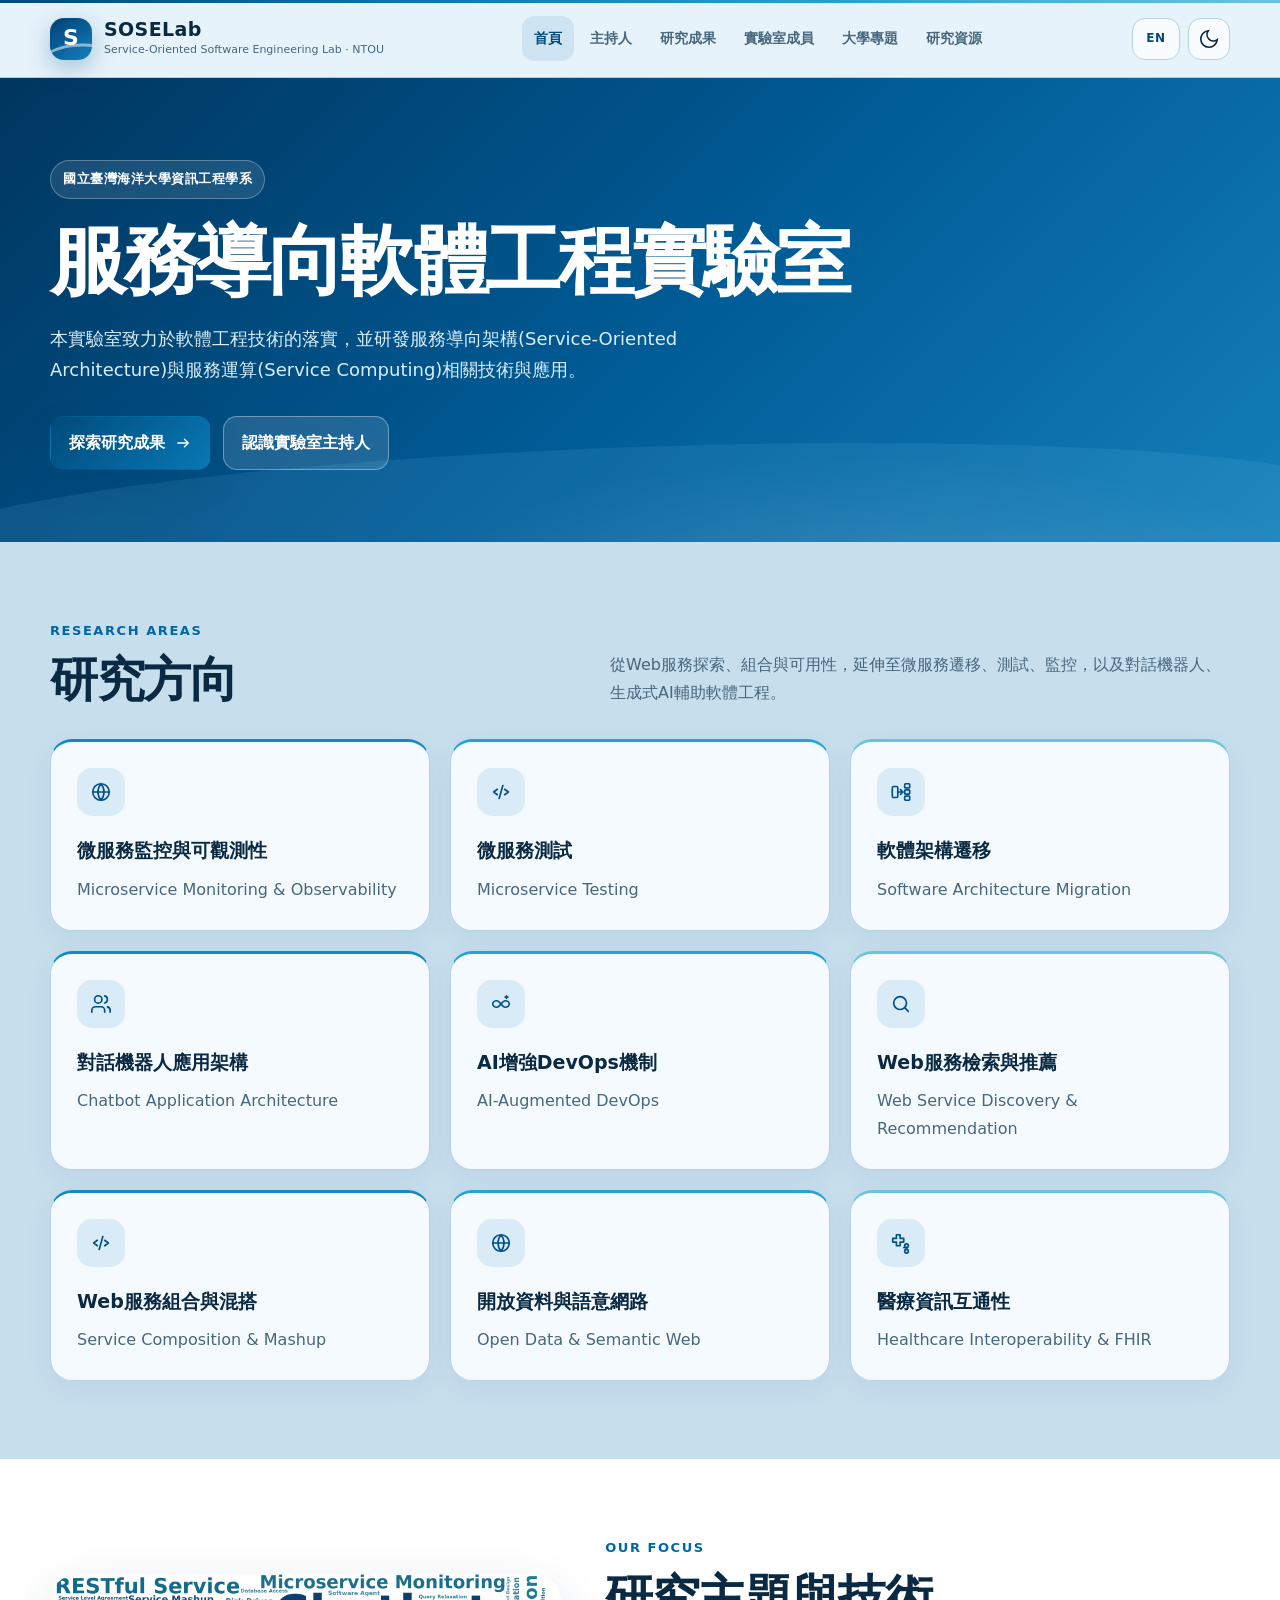
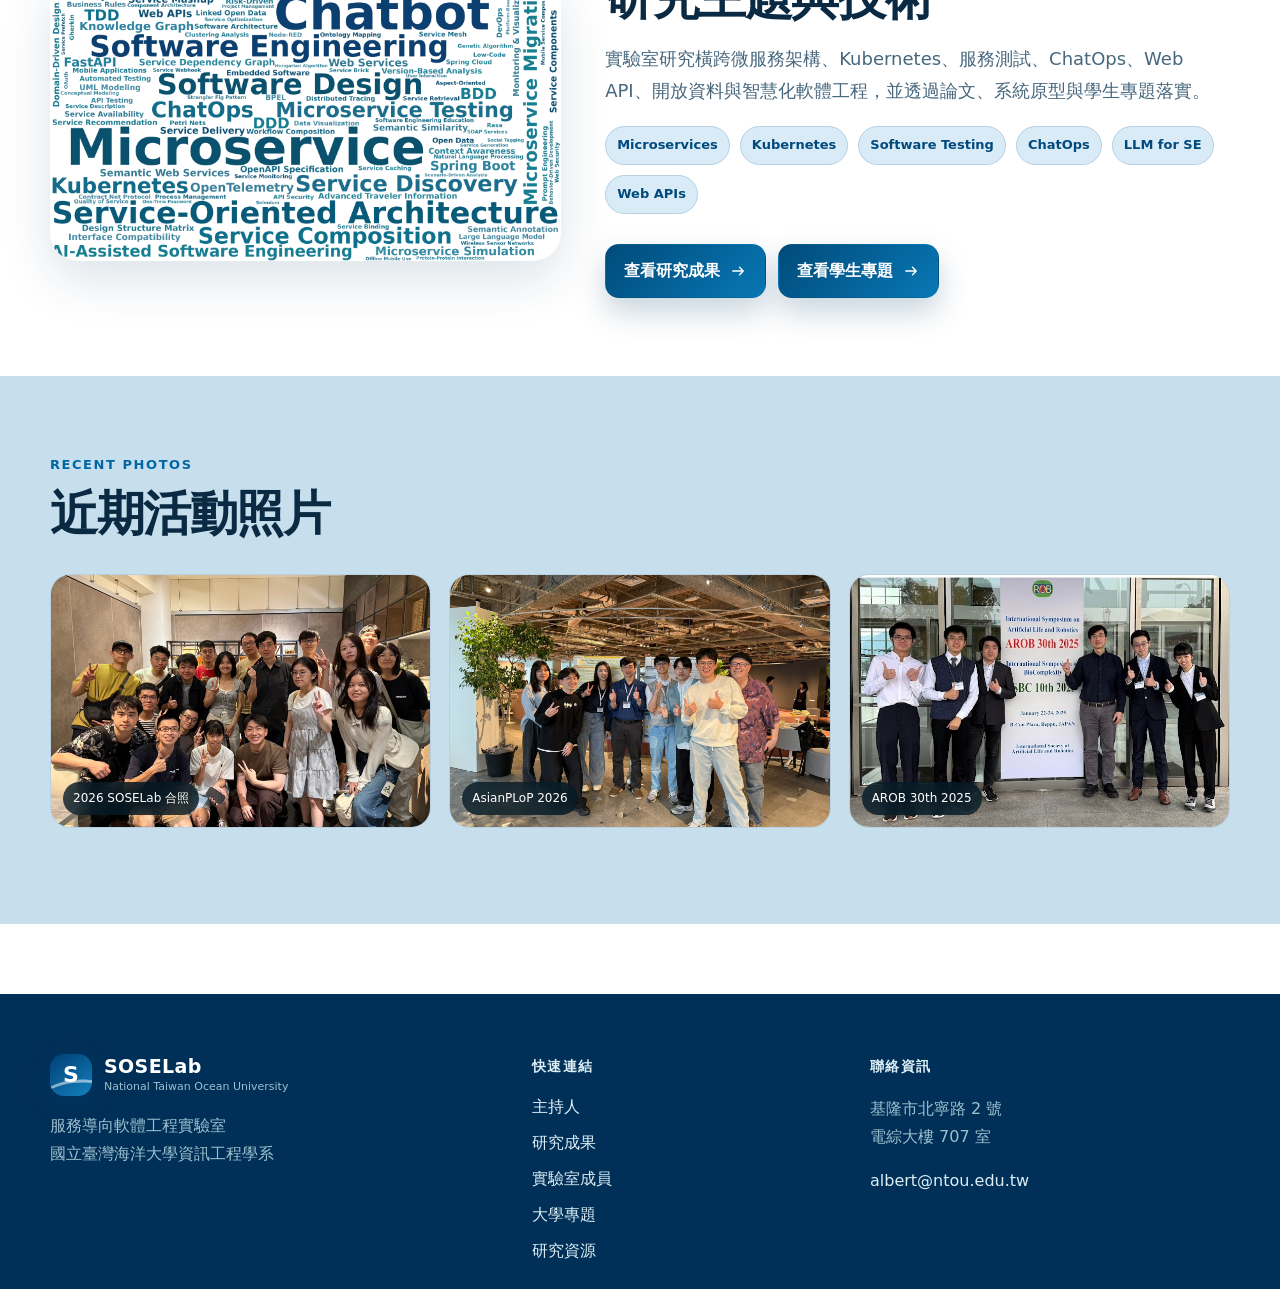
<file: index.html>
<!DOCTYPE html>

<html data-theme="light" lang="zh-Hant">

<head>
    <meta charset="utf-8" />
    <meta content="width=device-width, initial-scale=1" name="viewport" />
    <title>首頁｜SOSELab</title>
    <meta content="SOSELab 服務導向軟體工程實驗室" name="description" />
    <meta content="#004f7c" name="theme-color" />
    <link href="assets/images/favicon.svg" rel="icon" type="image/svg+xml" />
    <link href="assets/css/site.css" rel="stylesheet" />
    <link href="en/index.html" hreflang="en" rel="alternate" />
    <style>
        /* Keep recent activity photos visually consistent without modifying source files. Using a 3:2 presentation ratio. */
        .gallery figure {
            display: flex;
            flex-direction: column;
        }

        .gallery figure img {
            width: 100%;
            aspect-ratio: 3 / 2;
            object-fit: cover;
            object-position: center;
            display: block;
        }

        .gallery figcaption {
            margin-top: auto;
        }
    </style>
</head>

<body class="home-page">
    <a class="skip-link" href="#main">跳至主要內容</a>
    <header class="site-header" id="top">
        <div class="container header-inner">
            <a aria-label="SOSELab 首頁" class="brand" href="index.html">
                <span class="brand-mark"><span>S</span></span>
                <span><strong>SOSELab</strong><small>Service-Oriented Software Engineering Lab · NTOU</small></span>
            </a>
            <nav aria-label="主要導覽" class="desktop-nav"><a class="nav-link active" href="index.html">首頁</a><a
                    class="nav-link" href="director.html">主持人</a><a class="nav-link" href="publications.html">研究成果</a><a
                    class="nav-link" href="people.html">實驗室成員</a><a class="nav-link" href="projects.html">大學專題</a><a
                    class="nav-link" href="resources.html">研究資源</a></nav>
            <div class="header-actions"><a aria-label="Switch to English" class="lang-switch" href="en/index.html"
                    lang="en">EN</a>
                <button aria-label="切換深色模式" class="icon-btn" data-theme-toggle=""><svg aria-hidden="true" class="icon"
                        fill="none" height="22" stroke="currentColor" stroke-linecap="round" stroke-linejoin="round"
                        stroke-width="1.8" viewbox="0 0 24 24" width="22">
                        <path d="M21 12.79A9 9 0 1 1 11.21 3 7 7 0 0 0 21 12.79Z"></path>
                    </svg></button>
                <button aria-expanded="false" aria-label="開啟選單" class="icon-btn mobile-menu-btn"
                    data-menu-toggle=""><svg aria-hidden="true" class="icon" fill="none" height="22"
                        stroke="currentColor" stroke-linecap="round" stroke-linejoin="round" stroke-width="1.8"
                        viewbox="0 0 24 24" width="22">
                        <path d="M4 7h16M4 12h16M4 17h16"></path>
                    </svg></button>
            </div>
        </div>
        <nav aria-label="行動版導覽" class="mobile-nav" data-mobile-nav=""><a class="nav-link active"
                href="index.html">首頁</a><a class="nav-link" href="director.html">主持人</a><a class="nav-link"
                href="publications.html">研究成果</a><a class="nav-link" href="people.html">實驗室成員</a><a class="nav-link"
                href="projects.html">大學專題</a><a class="nav-link" href="resources.html">研究資源</a></nav>
    </header>
    <main id="main">
        <section class="hero">
            <div class="container">
                <div><span class="eyebrow">國立臺灣海洋大學資訊工程學系</span>
                    <h1>服務導向軟體工程實驗室</h1>
                    <p class="lead">本實驗室致力於軟體工程技術的落實，並研發服務導向架構(Service-Oriented Architecture)與服務運算(Service
                        Computing)相關技術與應用。</p>
                    <div class="actions"><a class="btn btn-primary" href="publications.html">探索研究成果 <svg
                                aria-hidden="true" class="icon" fill="none" height="18" stroke="currentColor"
                                stroke-linecap="round" stroke-linejoin="round" stroke-width="1.8" viewbox="0 0 24 24"
                                width="18">
                                <path d="M5 12h14m-5-5 5 5-5 5"></path>
                            </svg></a><a class="btn btn-secondary" href="director.html">認識實驗室主持人</a></div>
                </div>
            </div>
        </section>
        <section class="section section-alt">
            <div class="container">
                <div class="section-head">
                    <div>
                        <div class="kicker">Research Areas</div>
                        <h2>研究方向</h2>
                    </div>
                    <p>從Web服務探索、組合與可用性，延伸至微服務遷移、測試、監控，以及對話機器人、生成式AI輔助軟體工程。</p>
                </div>
                <div class="grid grid-3">
                    <article class="card research-card reveal">
                        <div class="card-icon"><svg aria-hidden="true" class="icon" fill="none" height="22"
                                stroke="currentColor" stroke-linecap="round" stroke-linejoin="round" stroke-width="1.8"
                                viewbox="0 0 24 24" width="22">
                                <circle cx="12" cy="12" r="9"></circle>
                                <path d="M3 12h18M12 3a14 14 0 0 1 0 18M12 3a14 14 0 0 0 0 18"></path>
                            </svg></div>
                        <h3>微服務監控與可觀測性</h3>
                        <p>Microservice Monitoring &amp; Observability</p>
                    </article>
                    <article class="card research-card reveal">
                        <div class="card-icon"><svg aria-hidden="true" class="icon" fill="none" height="22"
                                stroke="currentColor" stroke-linecap="round" stroke-linejoin="round" stroke-width="1.8"
                                viewbox="0 0 24 24" width="22">
                                <path d="m8 9-4 3 4 3M16 9l4 3-4 3M14 5l-4 14"></path>
                            </svg></div>
                        <h3>微服務測試</h3>
                        <p>Microservice Testing</p>
                    </article>
                    <article class="card research-card reveal">
                        <div class="card-icon">
                            <svg aria-hidden="true" class="icon" fill="none" height="22" stroke="currentColor"
                                stroke-linecap="round" stroke-linejoin="round" stroke-width="1.8" viewBox="0 0 24 24"
                                width="22">
                                <rect x="2.5" y="6" width="6" height="12" rx="1.5"></rect>
                                <path d="M9 12h5"></path>
                                <path d="m11.5 9.5 2.5 2.5-2.5 2.5"></path>
                                <rect x="16" y="3" width="5.5" height="4.5" rx="1"></rect>
                                <rect x="16" y="9.75" width="5.5" height="4.5" rx="1"></rect>
                                <rect x="16" y="16.5" width="5.5" height="4.5" rx="1"></rect>
                            </svg>
                        </div>
                        <h3>軟體架構遷移</h3>
                        <p>Software Architecture Migration</p>
                    </article>
                    <article class="card research-card reveal">
                        <div class="card-icon"><svg aria-hidden="true" class="icon" fill="none" height="22"
                                stroke="currentColor" stroke-linecap="round" stroke-linejoin="round" stroke-width="1.8"
                                viewbox="0 0 24 24" width="22">
                                <path d="M16 21v-2a4 4 0 0 0-4-4H6a4 4 0 0 0-4 4v2"></path>
                                <circle cx="9" cy="7" r="4"></circle>
                                <path d="M22 21v-2a4 4 0 0 0-3-3.87M16 3.13a4 4 0 0 1 0 7.75"></path>
                            </svg></div>
                        <h3>對話機器人應用架構</h3>
                        <p>Chatbot Application Architecture</p>
                    </article>
                    <article class="card research-card reveal">
                        <div class="card-icon">
                            <svg aria-hidden="true" class="icon" fill="none" height="22" width="22"
                                stroke="currentColor" stroke-linecap="round" stroke-linejoin="round" stroke-width="1.8"
                                viewBox="0 0 24 24">

                                <!-- DevOps infinity -->
                                <path d="M7.5 8.5c-2.5 0-4.5 1.6-4.5 3.5s2 3.5 4.5 3.5
                                        c3.5 0 5.5-7 9-7
                                        2.5 0 4.5 1.6 4.5 3.5s-2 3.5-4.5 3.5
                                        c-3.5 0-5.5-7-9-7Z">
                                </path>

                                <!-- AI spark -->
                                <path d="M18 3v3"></path>
                                <path d="M16.5 4.5h3"></path>
                            </svg>
                        </div>

                        <h3>AI增強DevOps機制</h3>
                        <p>AI-Augmented DevOps</p>
                    </article>
                    <article class="card research-card reveal">
                        <div class="card-icon"><svg aria-hidden="true" class="icon" fill="none" height="22"
                                stroke="currentColor" stroke-linecap="round" stroke-linejoin="round" stroke-width="1.8"
                                viewbox="0 0 24 24" width="22">
                                <circle cx="11" cy="11" r="7"></circle>
                                <path d="m20 20-4-4"></path>
                            </svg></div>
                        <h3>Web服務檢索與推薦</h3>
                        <p>Web Service Discovery &amp; Recommendation</p>
                    </article>
                    <article class="card research-card reveal">
                        <div class="card-icon"><svg aria-hidden="true" class="icon" fill="none" height="22"
                                stroke="currentColor" stroke-linecap="round" stroke-linejoin="round" stroke-width="1.8"
                                viewbox="0 0 24 24" width="22">
                                <path d="m8 9-4 3 4 3M16 9l4 3-4 3M14 5l-4 14"></path>
                            </svg></div>
                        <h3>Web服務組合與混搭</h3>
                        <p>Service Composition &amp; Mashup</p>
                    </article>
                    <article class="card research-card reveal">
                        <div class="card-icon"><svg aria-hidden="true" class="icon" fill="none" height="22"
                                stroke="currentColor" stroke-linecap="round" stroke-linejoin="round" stroke-width="1.8"
                                viewbox="0 0 24 24" width="22">
                                <circle cx="12" cy="12" r="9"></circle>
                                <path d="M3 12h18M12 3a14 14 0 0 1 0 18M12 3a14 14 0 0 0 0 18"></path>
                            </svg></div>
                        <h3>開放資料與語意網路</h3>
                        <p>Open Data &amp; Semantic Web</p>
                    </article>
                    <article class="card research-card reveal">
                        <div class="card-icon">
                            <svg aria-hidden="true" class="icon" fill="none" height="22" width="22"
                                stroke="currentColor" stroke-linecap="round" stroke-linejoin="round" stroke-width="1.8"
                                viewBox="0 0 24 24">

                                <!-- 醫療十字 -->
                                <path d="M7 3h4v4h4v4h-4v4H7v-4H3V7h4V3Z"></path>

                                <!-- 資料互通 -->
                                <circle cx="18" cy="15" r="2"></circle>
                                <circle cx="18" cy="21" r="2"></circle>
                                <path d="M15 17h1"></path>
                                <path d="M18 17v2"></path>
                            </svg>
                        </div>
                        <h3>醫療資訊互通性</h3>
                        <p>Healthcare Interoperability &amp; FHIR</p>
                    </article>
                </div>
            </div>
        </section>
        <section class="section">
            <div class="container feature-panel">
                <div><img alt="SOSELab 研究關鍵字文字雲" src="assets/images/wordcloud.png" /></div>
                <div>
                    <div class="kicker">Our Focus</div>
                    <h2 class="page-title">研究主題與技術</h2>
                    <p class="lead">實驗室研究橫跨微服務架構、Kubernetes、服務測試、ChatOps、Web API、開放資料與智慧化軟體工程，並透過論文、系統原型與學生專題落實。</p>
                    <div class="tag-list"><span class="tag">Microservices</span><span class="tag">Kubernetes</span><span
                            class="tag">Software Testing</span><span class="tag">ChatOps</span><span class="tag">LLM for
                            SE</span><span class="tag">Web APIs</span></div>
                    <div class="actions"><a class="btn btn-primary" href="publication.html">查看研究成果 <svg
                                aria-hidden="true" class="icon" fill="none" height="18" stroke="currentColor"
                                stroke-linecap="round" stroke-linejoin="round" stroke-width="1.8" viewbox="0 0 24 24"
                                width="18">
                                <path d="M5 12h14m-5-5 5 5-5 5"></path>
                            </svg></a>
                        <a class="btn btn-primary" href="projects.html">查看學生專題 <svg aria-hidden="true" class="icon"
                                fill="none" height="18" stroke="currentColor" stroke-linecap="round"
                                stroke-linejoin="round" stroke-width="1.8" viewbox="0 0 24 24" width="18">
                                <path d="M5 12h14m-5-5 5 5-5 5"></path>
                            </svg></a>
                    </div>
                </div>
            </div>
        </section>
        <section class="section section-alt">
            <div class="container">
                <div class="section-head">
                    <div>
                        <div class="kicker">Recent Photos</div>
                        <h2>近期活動照片</h2>
                    </div>
                </div>
                <div class="gallery">
                    <figure><img alt="SOSELab 2026 實驗室合照" loading="lazy" src="assets/images/soselab-2026.jpg" />
                        <figcaption>2026 SOSELab 合照</figcaption>
                    </figure>
                    <figure><img alt="SOSELab 參與 AsianPLoP 2026 研討會合照" loading="lazy"
                            src="assets/images/soselab-2026-asianplop.jpg" />
                        <figcaption>AsianPLoP 2026</figcaption>
                    </figure>
                    <figure><img alt="SOSELab 參與 AROB 30th 2025 研討會合照" loading="lazy"
                            src="assets/images/soselab-2025-arob.jpeg" />
                        <figcaption>AROB 30th 2025</figcaption>
                    </figure>
                </div>
            </div>
        </section>
    </main>
    <footer class="site-footer">
        <div class="container footer-grid">
            <div><a class="brand footer-brand" href="index.html"><span
                        class="brand-mark"><span>S</span></span><span><strong>SOSELab</strong><small>National Taiwan
                            Ocean University</small></span></a>
                <p>服務導向軟體工程實驗室<br />國立臺灣海洋大學資訊工程學系</p>
            </div>
            <div>
                <h3>快速連結</h3>
                <div class="footer-links"><a href="director.html">主持人</a><a href="publications.html">研究成果</a><a
                        href="people.html">實驗室成員</a><a href="projects.html">大學專題</a><a href="resources.html">研究資源</a>
                </div>
            </div>
            <div>
                <h3>聯絡資訊</h3>
                <p>基隆市北寧路 2 號<br />電綜大樓 707 室</p><a href="mailto:albert@ntou.edu.tw">albert@ntou.edu.tw</a>
            </div>
        </div>
    </footer>
    <script src="assets/js/site.js"></script>
</body>

</html>
</file>
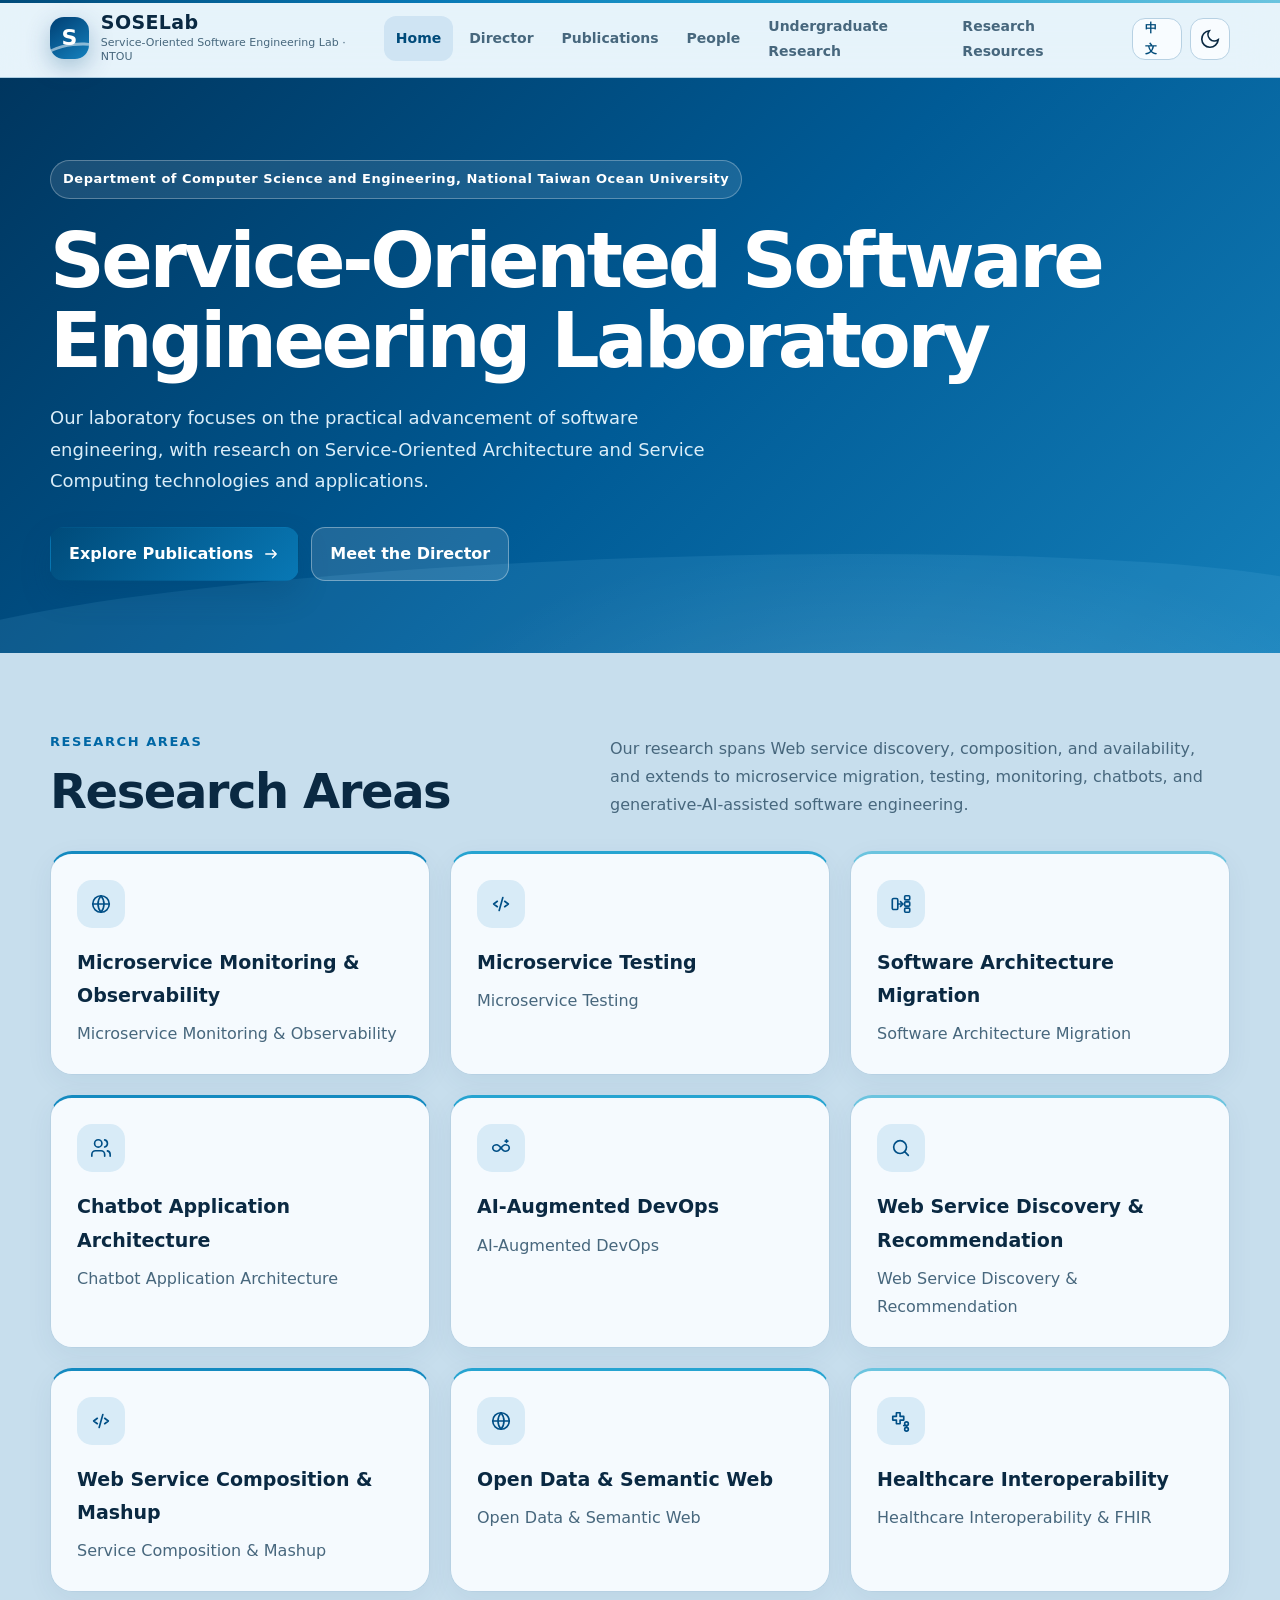
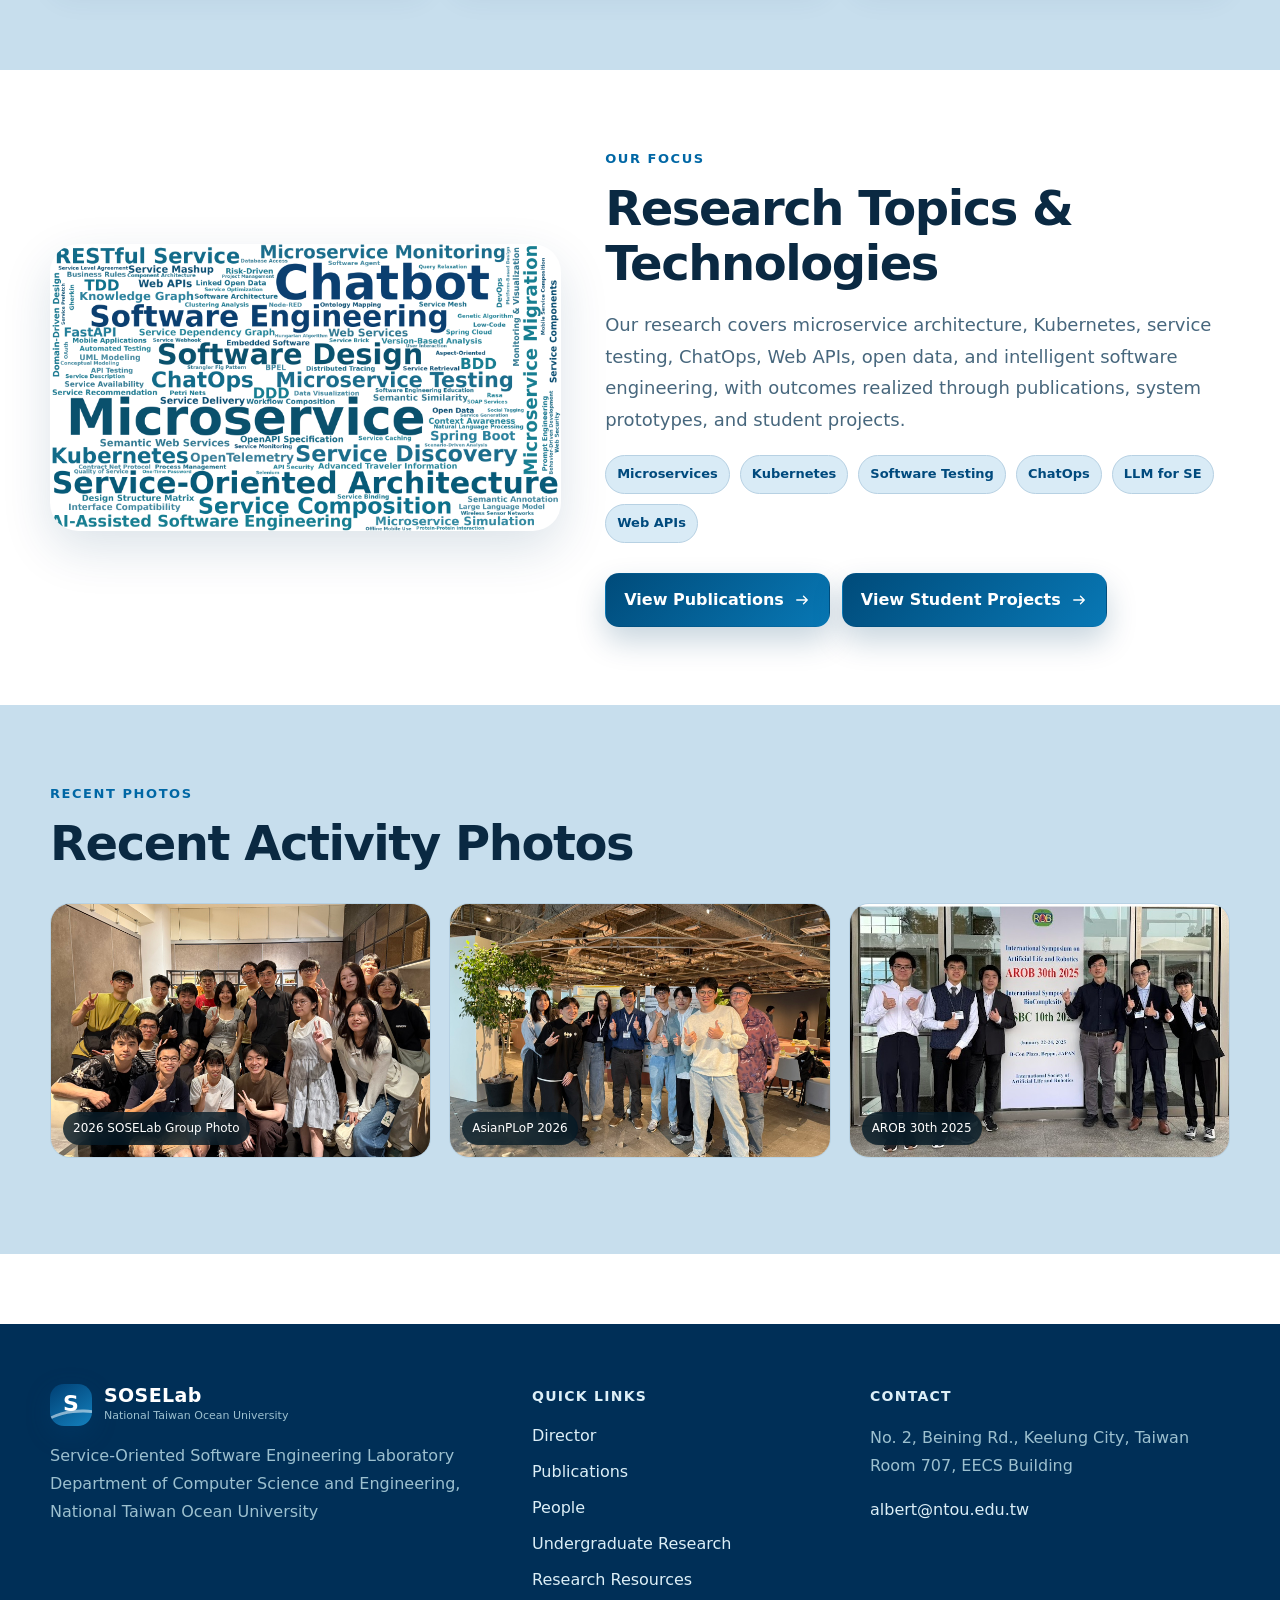
<file: en/index.html>
<!DOCTYPE html>

<html data-theme="light" lang="en">

<head>
    <meta charset="utf-8" />
    <meta content="width=device-width, initial-scale=1" name="viewport" />
    <title>Home | SOSELab</title>
    <meta content="SOSELab - Service-Oriented Software Engineering Laboratory at National Taiwan Ocean University."
        name="description" />
    <meta content="#004f7c" name="theme-color" />
    <link href="../assets/images/favicon.svg" rel="icon" type="image/svg+xml" />
    <link href="../assets/css/site.css" rel="stylesheet" />
    <link href="../index.html" hreflang="zh-Hant" rel="alternate" />
    <style>
        /* Keep recent activity photos visually consistent without modifying source files. Using a 3:2 presentation ratio. */
        .gallery figure {
            display: flex;
            flex-direction: column;
        }

        .gallery figure img {
            width: 100%;
            aspect-ratio: 3 / 2;
            object-fit: cover;
            object-position: center;
            display: block;
        }

        .gallery figcaption {
            margin-top: auto;
        }
    </style>
</head>

<body class="home-page">
    <a class="skip-link" href="#main">Skip to main content</a>
    <header class="site-header" id="top">
        <div class="container header-inner">
            <a aria-label="SOSELab Home" class="brand" href="index.html">
                <span class="brand-mark"><span>S</span></span>
                <span><strong>SOSELab</strong><small>Service-Oriented Software Engineering Lab · NTOU</small></span>
            </a>
            <nav aria-label="Main navigation" class="desktop-nav"><a class="nav-link active"
                    href="index.html">Home</a><a class="nav-link" href="director.html">Director</a><a class="nav-link"
                    href="publications.html">Publications</a><a class="nav-link" href="people.html">People</a><a
                    class="nav-link" href="projects.html">Undergraduate Research</a><a class="nav-link"
                    href="resources.html">Research Resources</a></nav>
            <div class="header-actions"><a aria-label="切換至中文版" class="lang-switch" href="../index.html"
                    lang="zh-Hant">中文</a>
                <button aria-label="Toggle dark mode" class="icon-btn" data-theme-toggle=""><svg aria-hidden="true"
                        class="icon" fill="none" height="22" stroke="currentColor" stroke-linecap="round"
                        stroke-linejoin="round" stroke-width="1.8" viewbox="0 0 24 24" width="22">
                        <path d="M21 12.79A9 9 0 1 1 11.21 3 7 7 0 0 0 21 12.79Z"></path>
                    </svg></button>
                <button aria-expanded="false" aria-label="Open menu" class="icon-btn mobile-menu-btn"
                    data-menu-toggle=""><svg aria-hidden="true" class="icon" fill="none" height="22"
                        stroke="currentColor" stroke-linecap="round" stroke-linejoin="round" stroke-width="1.8"
                        viewbox="0 0 24 24" width="22">
                        <path d="M4 7h16M4 12h16M4 17h16"></path>
                    </svg></button>
            </div>
        </div>
        <nav aria-label="Mobile navigation" class="mobile-nav" data-mobile-nav=""><a class="nav-link active"
                href="index.html">Home</a><a class="nav-link" href="director.html">Director</a><a class="nav-link"
                href="publications.html">Publications</a><a class="nav-link" href="people.html">People</a><a
                class="nav-link" href="projects.html">Undergraduate Research</a><a class="nav-link"
                href="resources.html">Research Resources</a></nav>
    </header>
    <main id="main">
        <section class="hero">
            <div class="container">
                <div><span class="eyebrow">Department of Computer Science and Engineering, National Taiwan Ocean
                        University</span>
                    <h1>Service-Oriented Software Engineering Laboratory</h1>
                    <p class="lead">Our laboratory focuses on the practical advancement of software engineering, with
                        research on Service-Oriented Architecture and Service Computing technologies and applications.
                    </p>
                    <div class="actions"><a class="btn btn-primary" href="publications.html">Explore Publications <svg
                                aria-hidden="true" class="icon" fill="none" height="18" stroke="currentColor"
                                stroke-linecap="round" stroke-linejoin="round" stroke-width="1.8" viewbox="0 0 24 24"
                                width="18">
                                <path d="M5 12h14m-5-5 5 5-5 5"></path>
                            </svg></a><a class="btn btn-secondary" href="director.html">Meet the Director</a></div>
                </div>
            </div>
        </section>
        <section class="section section-alt">
            <div class="container">
                <div class="section-head">
                    <div>
                        <div class="kicker">Research Areas</div>
                        <h2>Research Areas</h2>
                    </div>
                    <p>Our research spans Web service discovery, composition, and availability, and extends to
                        microservice migration, testing, monitoring, chatbots, and generative-AI-assisted software
                        engineering.</p>
                </div>
                <div class="grid grid-3">
                    <article class="card research-card reveal">
                        <div class="card-icon"><svg aria-hidden="true" class="icon" fill="none" height="22"
                                stroke="currentColor" stroke-linecap="round" stroke-linejoin="round" stroke-width="1.8"
                                viewbox="0 0 24 24" width="22">
                                <circle cx="12" cy="12" r="9"></circle>
                                <path d="M3 12h18M12 3a14 14 0 0 1 0 18M12 3a14 14 0 0 0 0 18"></path>
                            </svg></div>
                        <h3>Microservice Monitoring &amp; Observability</h3>
                        <p>Microservice Monitoring &amp; Observability</p>
                    </article>
                    <article class="card research-card reveal">
                        <div class="card-icon"><svg aria-hidden="true" class="icon" fill="none" height="22"
                                stroke="currentColor" stroke-linecap="round" stroke-linejoin="round" stroke-width="1.8"
                                viewbox="0 0 24 24" width="22">
                                <path d="m8 9-4 3 4 3M16 9l4 3-4 3M14 5l-4 14"></path>
                            </svg></div>
                        <h3>Microservice Testing</h3>
                        <p>Microservice Testing</p>
                    </article>
                    <article class="card research-card reveal">
                        <div class="card-icon">
                            <svg aria-hidden="true" class="icon" fill="none" height="22" stroke="currentColor"
                                stroke-linecap="round" stroke-linejoin="round" stroke-width="1.8" viewbox="0 0 24 24"
                                width="22">
                                <rect height="12" rx="1.5" width="6" x="2.5" y="6"></rect>
                                <path d="M9 12h5"></path>
                                <path d="m11.5 9.5 2.5 2.5-2.5 2.5"></path>
                                <rect height="4.5" rx="1" width="5.5" x="16" y="3"></rect>
                                <rect height="4.5" rx="1" width="5.5" x="16" y="9.75"></rect>
                                <rect height="4.5" rx="1" width="5.5" x="16" y="16.5"></rect>
                            </svg>
                        </div>
                        <h3>Software Architecture Migration</h3>
                        <p>Software Architecture Migration</p>
                    </article>
                    <article class="card research-card reveal">
                        <div class="card-icon"><svg aria-hidden="true" class="icon" fill="none" height="22"
                                stroke="currentColor" stroke-linecap="round" stroke-linejoin="round" stroke-width="1.8"
                                viewbox="0 0 24 24" width="22">
                                <path d="M16 21v-2a4 4 0 0 0-4-4H6a4 4 0 0 0-4 4v2"></path>
                                <circle cx="9" cy="7" r="4"></circle>
                                <path d="M22 21v-2a4 4 0 0 0-3-3.87M16 3.13a4 4 0 0 1 0 7.75"></path>
                            </svg></div>
                        <h3>Chatbot Application Architecture</h3>
                        <p>Chatbot Application Architecture</p>
                    </article>
                    <article class="card research-card reveal">
                        <div class="card-icon">
                            <svg aria-hidden="true" class="icon" fill="none" height="22" stroke="currentColor"
                                stroke-linecap="round" stroke-linejoin="round" stroke-width="1.8" viewbox="0 0 24 24"
                                width="22">
                                <!-- DevOps infinity -->
                                <path d="M7.5 8.5c-2.5 0-4.5 1.6-4.5 3.5s2 3.5 4.5 3.5
                                        c3.5 0 5.5-7 9-7
                                        2.5 0 4.5 1.6 4.5 3.5s-2 3.5-4.5 3.5
                                        c-3.5 0-5.5-7-9-7Z">
                                </path>
                                <!-- AI spark -->
                                <path d="M18 3v3"></path>
                                <path d="M16.5 4.5h3"></path>
                            </svg>
                        </div>
                        <h3>AI-Augmented DevOps</h3>
                        <p>AI-Augmented DevOps</p>
                    </article>
                    <article class="card research-card reveal">
                        <div class="card-icon"><svg aria-hidden="true" class="icon" fill="none" height="22"
                                stroke="currentColor" stroke-linecap="round" stroke-linejoin="round" stroke-width="1.8"
                                viewbox="0 0 24 24" width="22">
                                <circle cx="11" cy="11" r="7"></circle>
                                <path d="m20 20-4-4"></path>
                            </svg></div>
                        <h3>Web Service Discovery &amp; Recommendation</h3>
                        <p>Web Service Discovery &amp; Recommendation</p>
                    </article>
                    <article class="card research-card reveal">
                        <div class="card-icon"><svg aria-hidden="true" class="icon" fill="none" height="22"
                                stroke="currentColor" stroke-linecap="round" stroke-linejoin="round" stroke-width="1.8"
                                viewbox="0 0 24 24" width="22">
                                <path d="m8 9-4 3 4 3M16 9l4 3-4 3M14 5l-4 14"></path>
                            </svg></div>
                        <h3>Web Service Composition &amp; Mashup</h3>
                        <p>Service Composition &amp; Mashup</p>
                    </article>
                    <article class="card research-card reveal">
                        <div class="card-icon"><svg aria-hidden="true" class="icon" fill="none" height="22"
                                stroke="currentColor" stroke-linecap="round" stroke-linejoin="round" stroke-width="1.8"
                                viewbox="0 0 24 24" width="22">
                                <circle cx="12" cy="12" r="9"></circle>
                                <path d="M3 12h18M12 3a14 14 0 0 1 0 18M12 3a14 14 0 0 0 0 18"></path>
                            </svg></div>
                        <h3>Open Data &amp; Semantic Web</h3>
                        <p>Open Data &amp; Semantic Web</p>
                    </article>
                    <article class="card research-card reveal">
                        <div class="card-icon">
                            <svg aria-hidden="true" class="icon" fill="none" height="22" stroke="currentColor"
                                stroke-linecap="round" stroke-linejoin="round" stroke-width="1.8" viewbox="0 0 24 24"
                                width="22">
                                Healthcare
                                <path d="M7 3h4v4h4v4h-4v4H7v-4H3V7h4V3Z"></path>
                                Interoperability
                                <circle cx="18" cy="15" r="2"></circle>
                                <circle cx="18" cy="21" r="2"></circle>
                                <path d="M15 17h1"></path>
                                <path d="M18 17v2"></path>
                            </svg>
                        </div>
                        <h3>Healthcare Interoperability</h3>
                        <p>Healthcare Interoperability &amp; FHIR</p>
                    </article>
                </div>
            </div>
        </section>
        <section class="section">
            <div class="container feature-panel">
                <div><img alt="SOSELab 研究關鍵字文字雲" src="../assets/images/wordcloud.png" /></div>
                <div>
                    <div class="kicker">Our Focus</div>
                    <h2 class="page-title">Research Topics &amp; Technologies</h2>
                    <p class="lead">Our research covers microservice architecture, Kubernetes, service testing, ChatOps,
                        Web APIs, open data, and intelligent software engineering, with outcomes realized through
                        publications, system prototypes, and student projects.</p>
                    <div class="tag-list"><span class="tag">Microservices</span><span class="tag">Kubernetes</span><span
                            class="tag">Software Testing</span><span class="tag">ChatOps</span><span class="tag">LLM for
                            SE</span><span class="tag">Web APIs</span></div>
                    <div class="actions"><a class="btn btn-primary" href="publication.html">View Publications <svg
                                aria-hidden="true" class="icon" fill="none" height="18" stroke="currentColor"
                                stroke-linecap="round" stroke-linejoin="round" stroke-width="1.8" viewbox="0 0 24 24"
                                width="18">
                                <path d="M5 12h14m-5-5 5 5-5 5"></path>
                            </svg></a>
                        <a class="btn btn-primary" href="projects.html">View Student Projects <svg aria-hidden="true"
                                class="icon" fill="none" height="18" stroke="currentColor" stroke-linecap="round"
                                stroke-linejoin="round" stroke-width="1.8" viewbox="0 0 24 24" width="18">
                                <path d="M5 12h14m-5-5 5 5-5 5"></path>
                            </svg></a>
                    </div>
                </div>
            </div>
        </section>
        <section class="section section-alt">
            <div class="container">
                <div class="section-head">
                    <div>
                        <div class="kicker">Recent Photos</div>
                        <h2>Recent Activity Photos</h2>
                    </div>
                </div>
                <div class="gallery">
                    <figure><img alt="SOSELab 2026 實驗室合照" loading="lazy" src="../assets/images/soselab-2026.jpg" />
                        <figcaption>2026 SOSELab Group Photo</figcaption>
                    </figure>
                    <figure><img alt="SOSELab 參與 AsianPLoP 2026 研討會合照" loading="lazy"
                            src="../assets/images/soselab-2026-asianplop.jpg" />
                        <figcaption>AsianPLoP 2026</figcaption>
                    </figure>
                    <figure><img alt="SOSELab 參與 AROB 30th 2025 研討會合照" loading="lazy"
                            src="../assets/images/soselab-2025-arob.jpeg" />
                        <figcaption>AROB 30th 2025</figcaption>
                    </figure>
                </div>
            </div>
        </section>
    </main>
    <footer class="site-footer">
        <div class="container footer-grid">
            <div><a class="brand footer-brand" href="index.html"><span
                        class="brand-mark"><span>S</span></span><span><strong>SOSELab</strong><small>National Taiwan
                            Ocean University</small></span></a>
                <p>Service-Oriented Software Engineering Laboratory<br />Department of Computer Science and Engineering,
                    National Taiwan Ocean University</p>
            </div>
            <div>
                <h3>Quick Links</h3>
                <div class="footer-links"><a href="director.html">Director</a><a
                        href="publications.html">Publications</a><a href="people.html">People</a><a
                        href="projects.html">Undergraduate Research</a><a href="resources.html">Research Resources</a>
                </div>
            </div>
            <div>
                <h3>Contact</h3>
                <p>No. 2, Beining Rd., Keelung City, Taiwan<br />Room 707, EECS Building</p><a
                    href="mailto:albert@ntou.edu.tw">albert@ntou.edu.tw</a>
            </div>
        </div>
    </footer>
    <script src="../assets/js/site.js"></script>
</body>

</html>
</file>
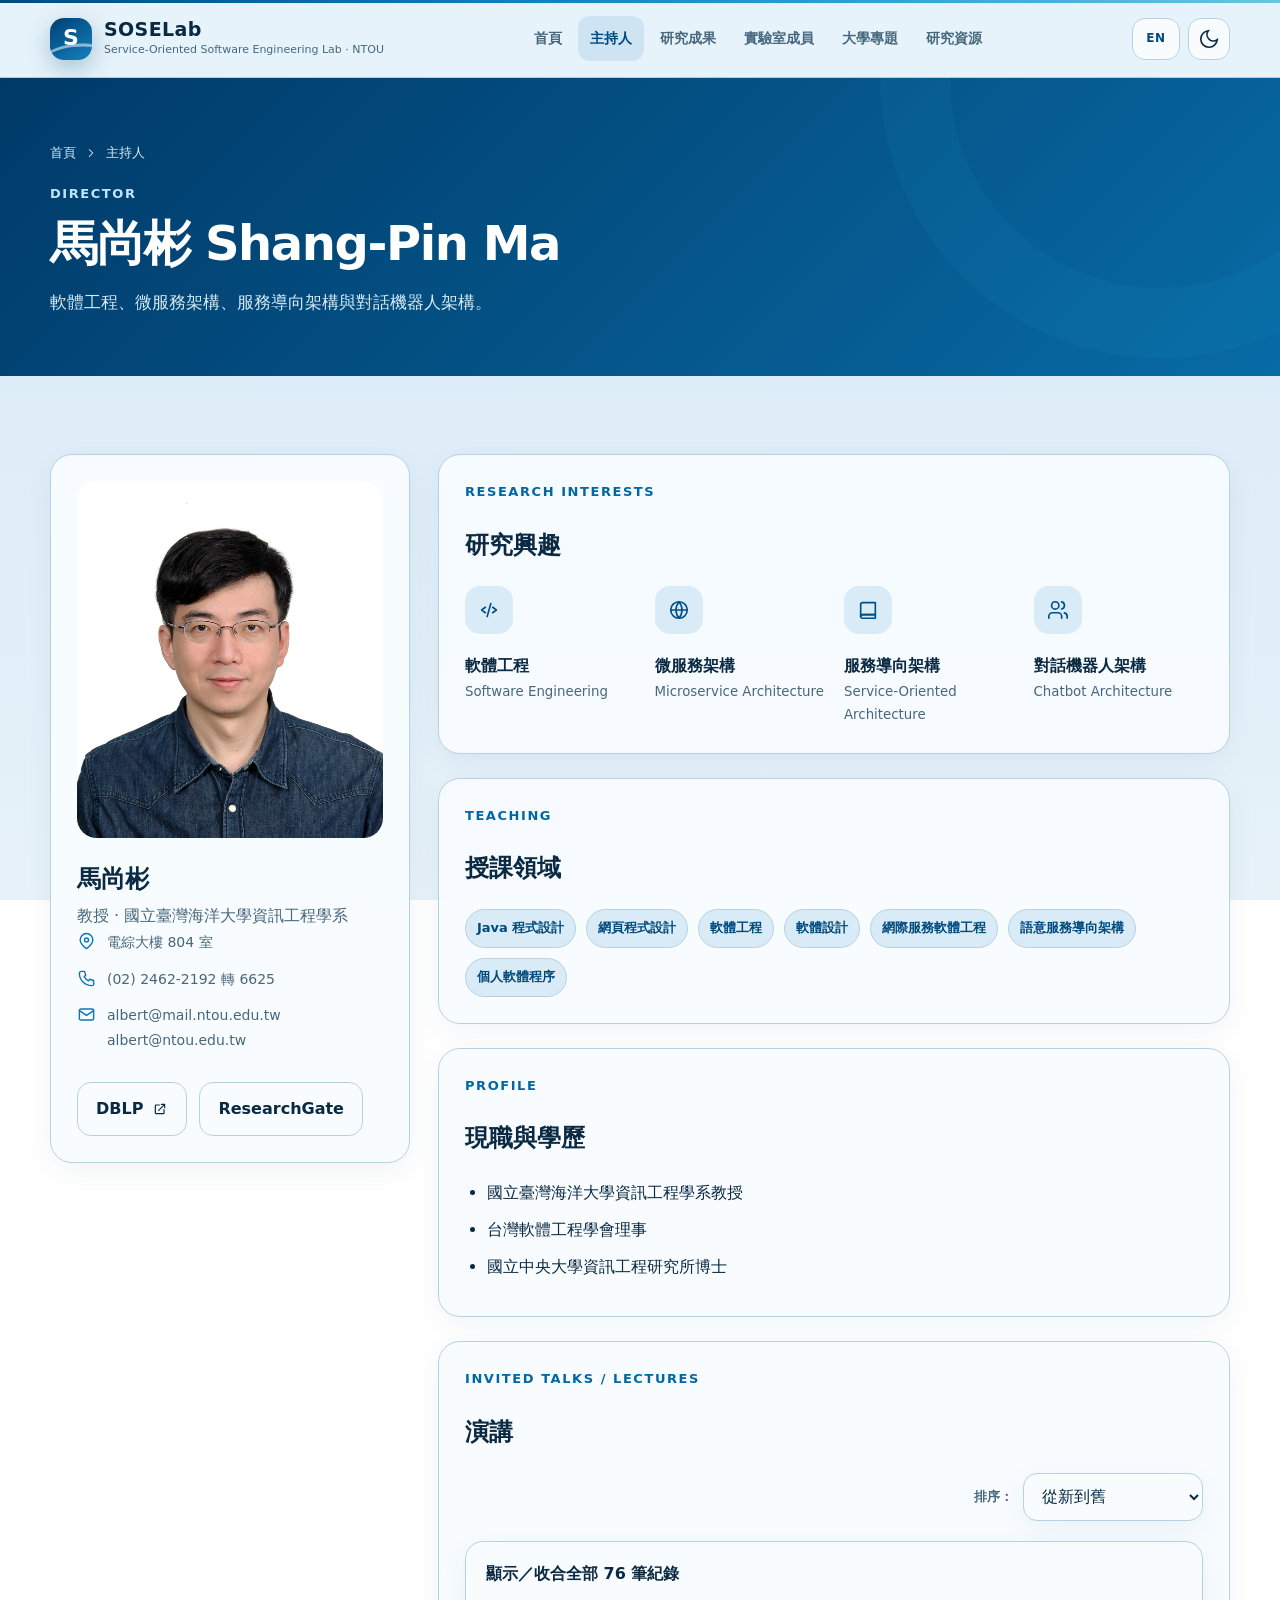
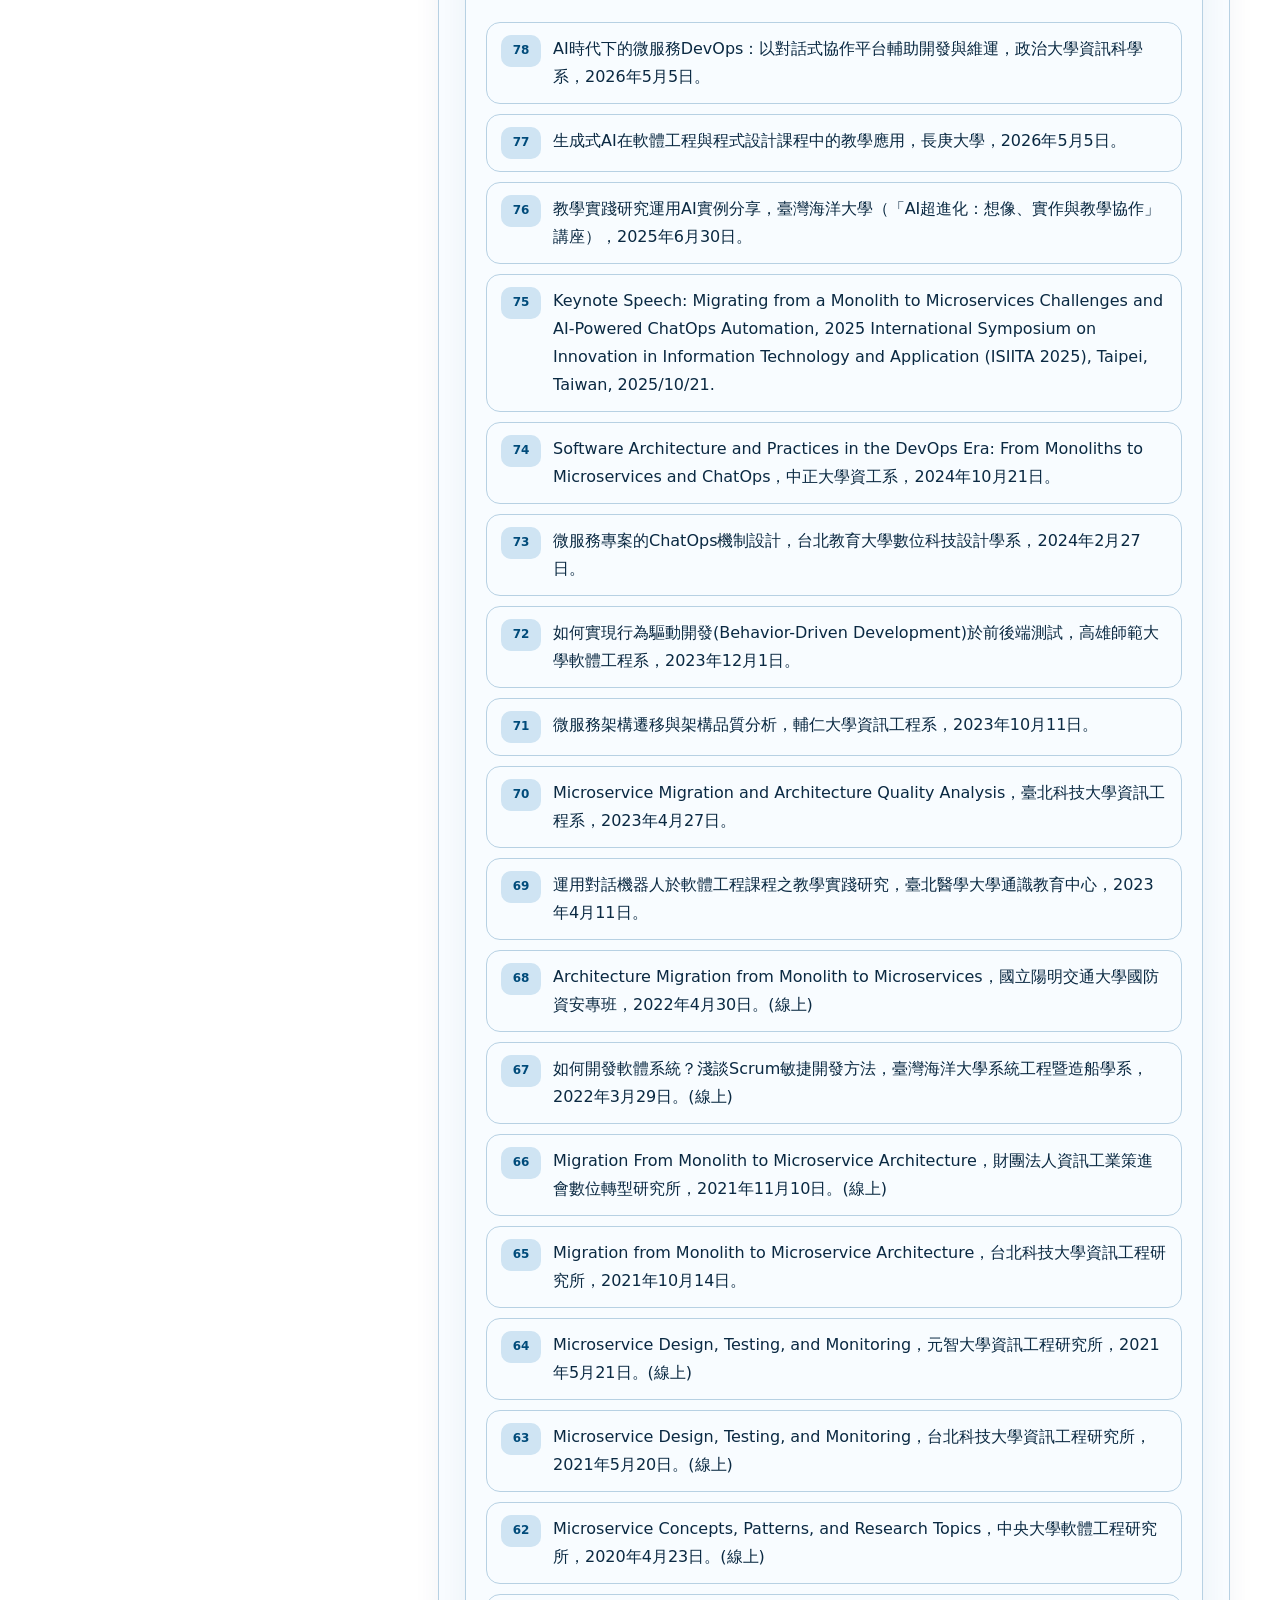
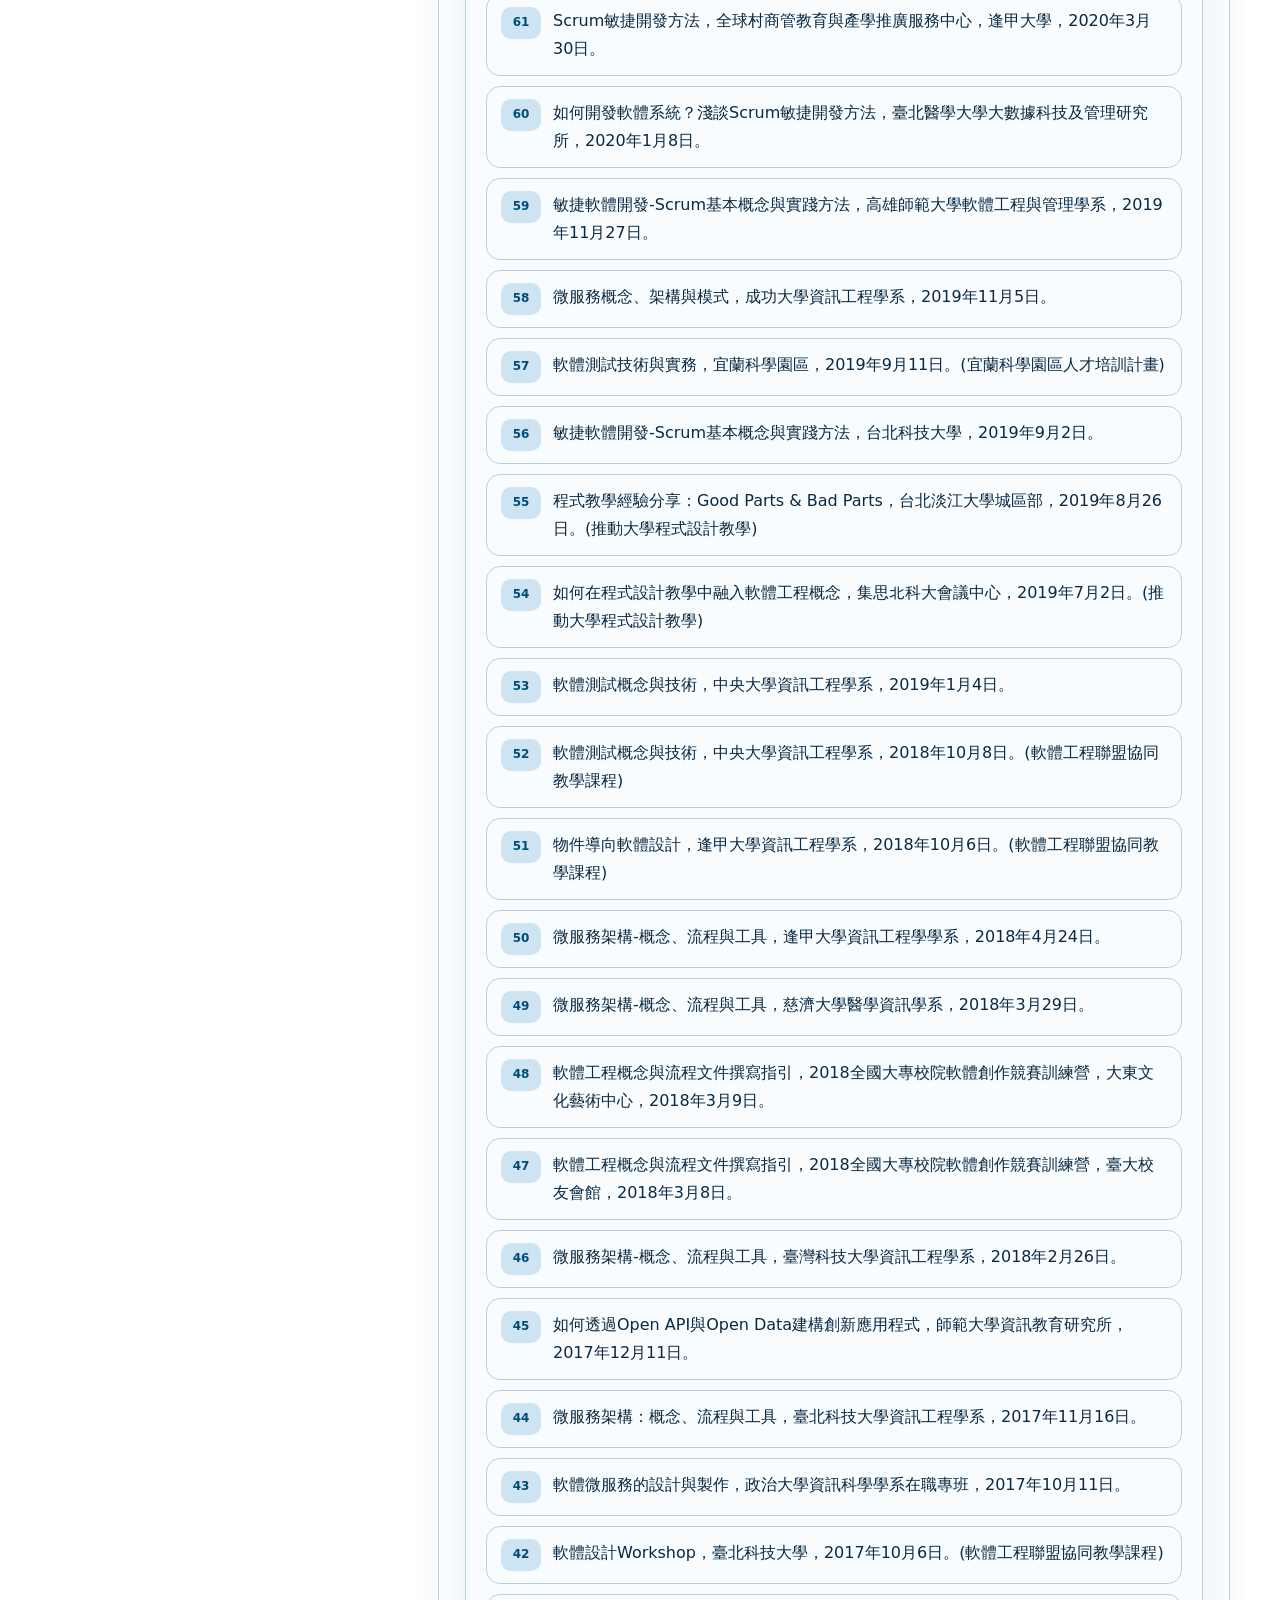
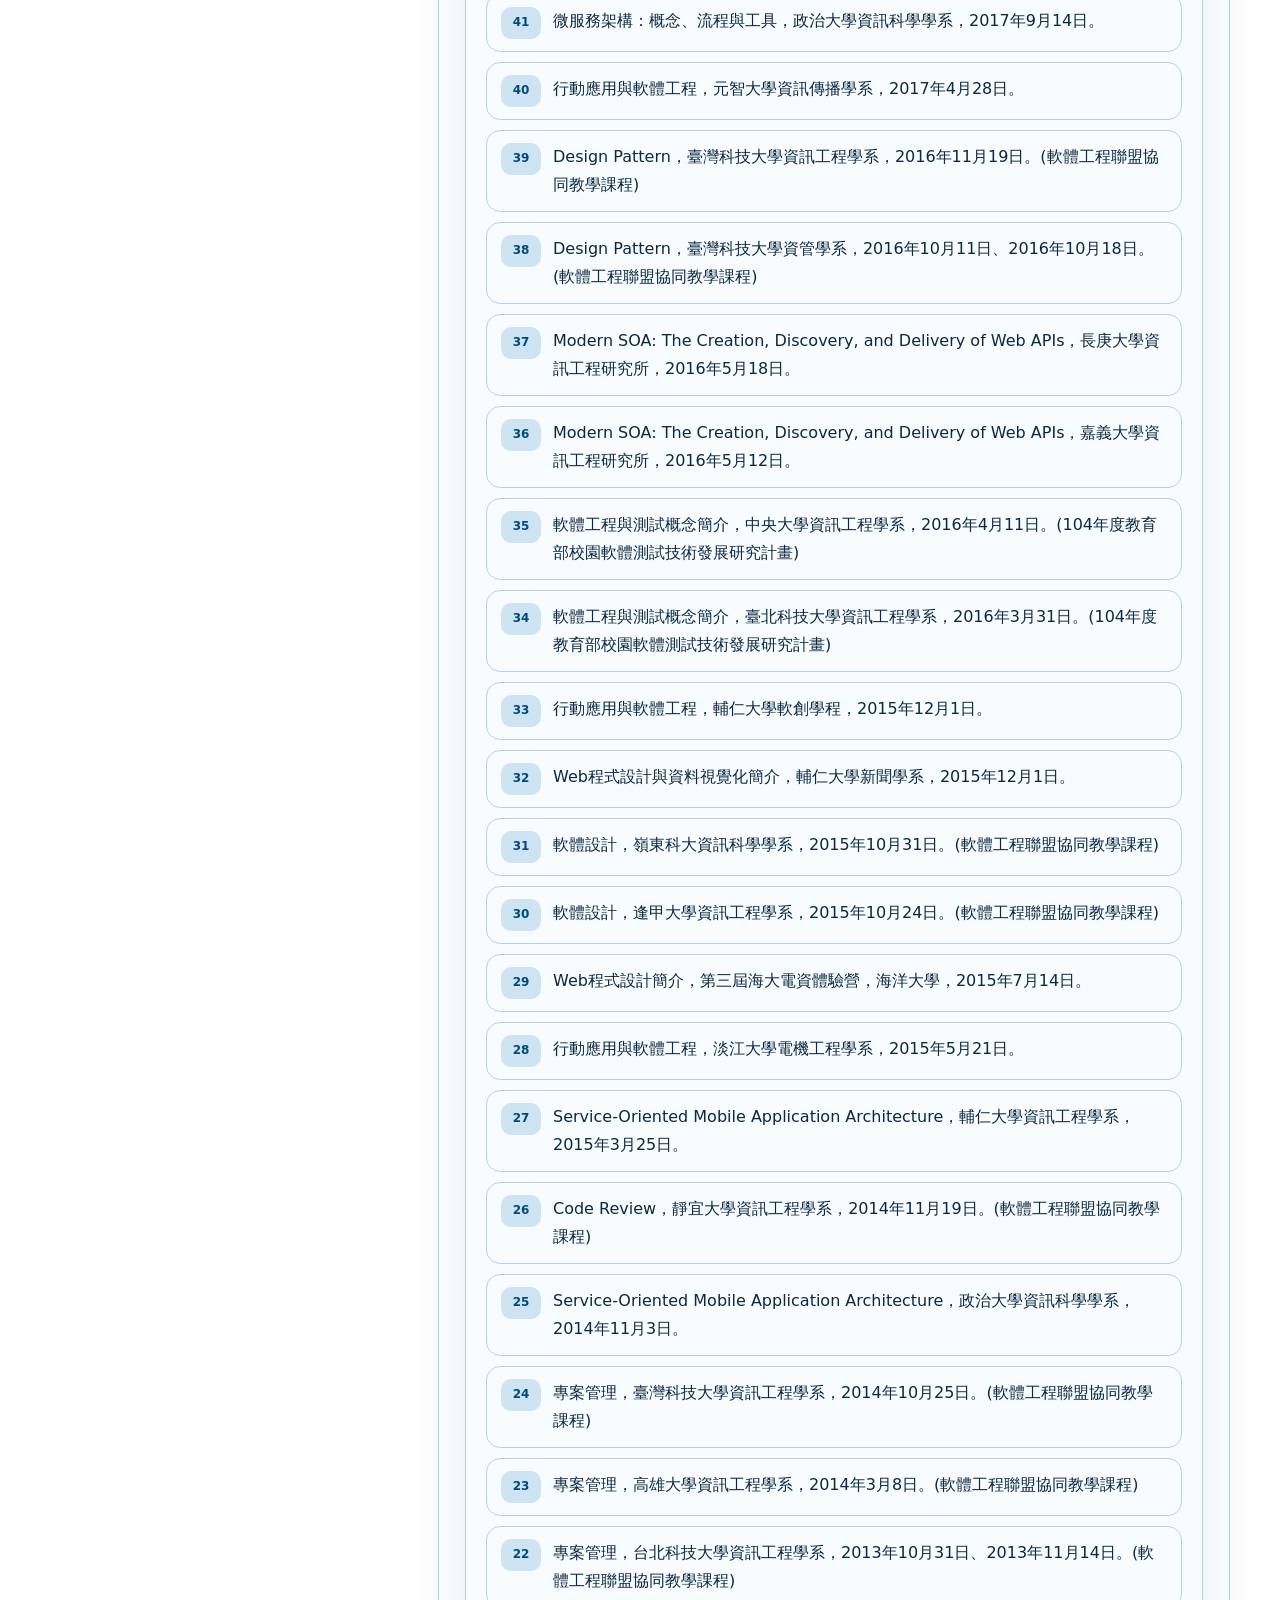
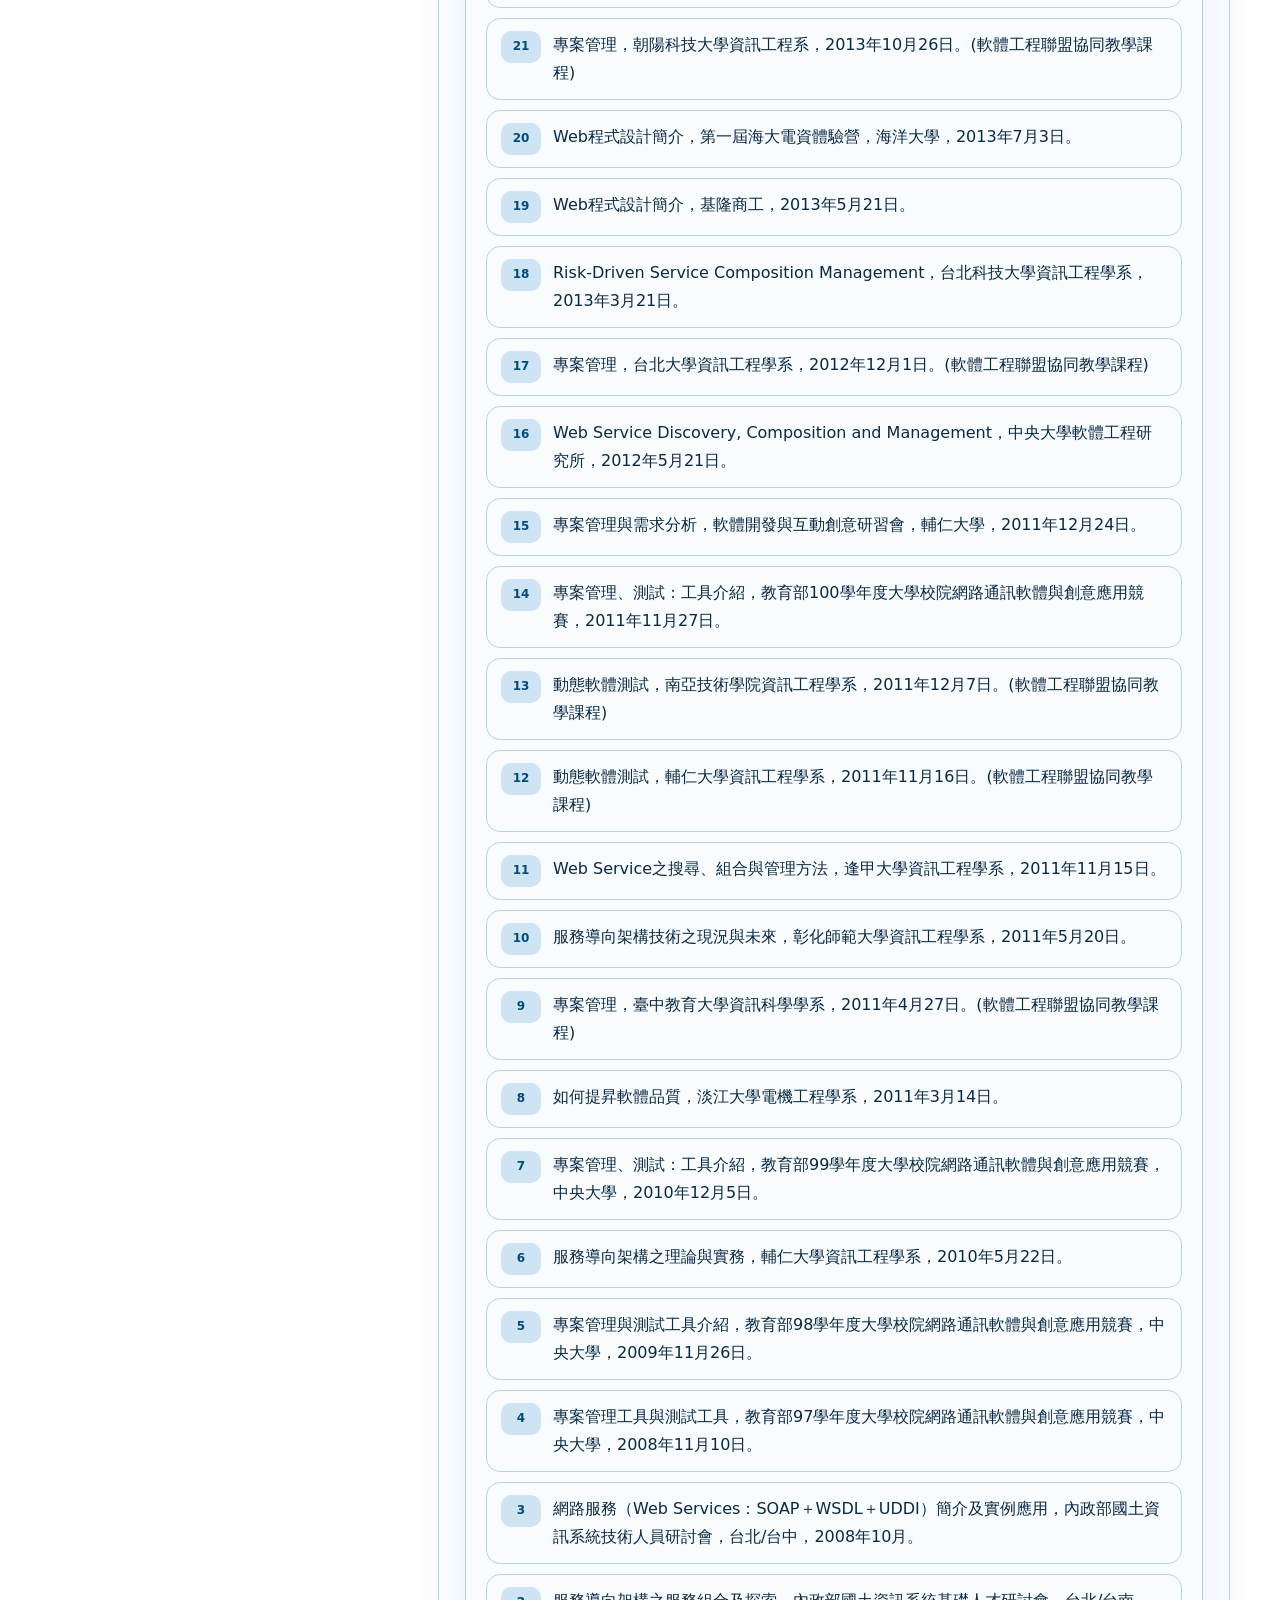
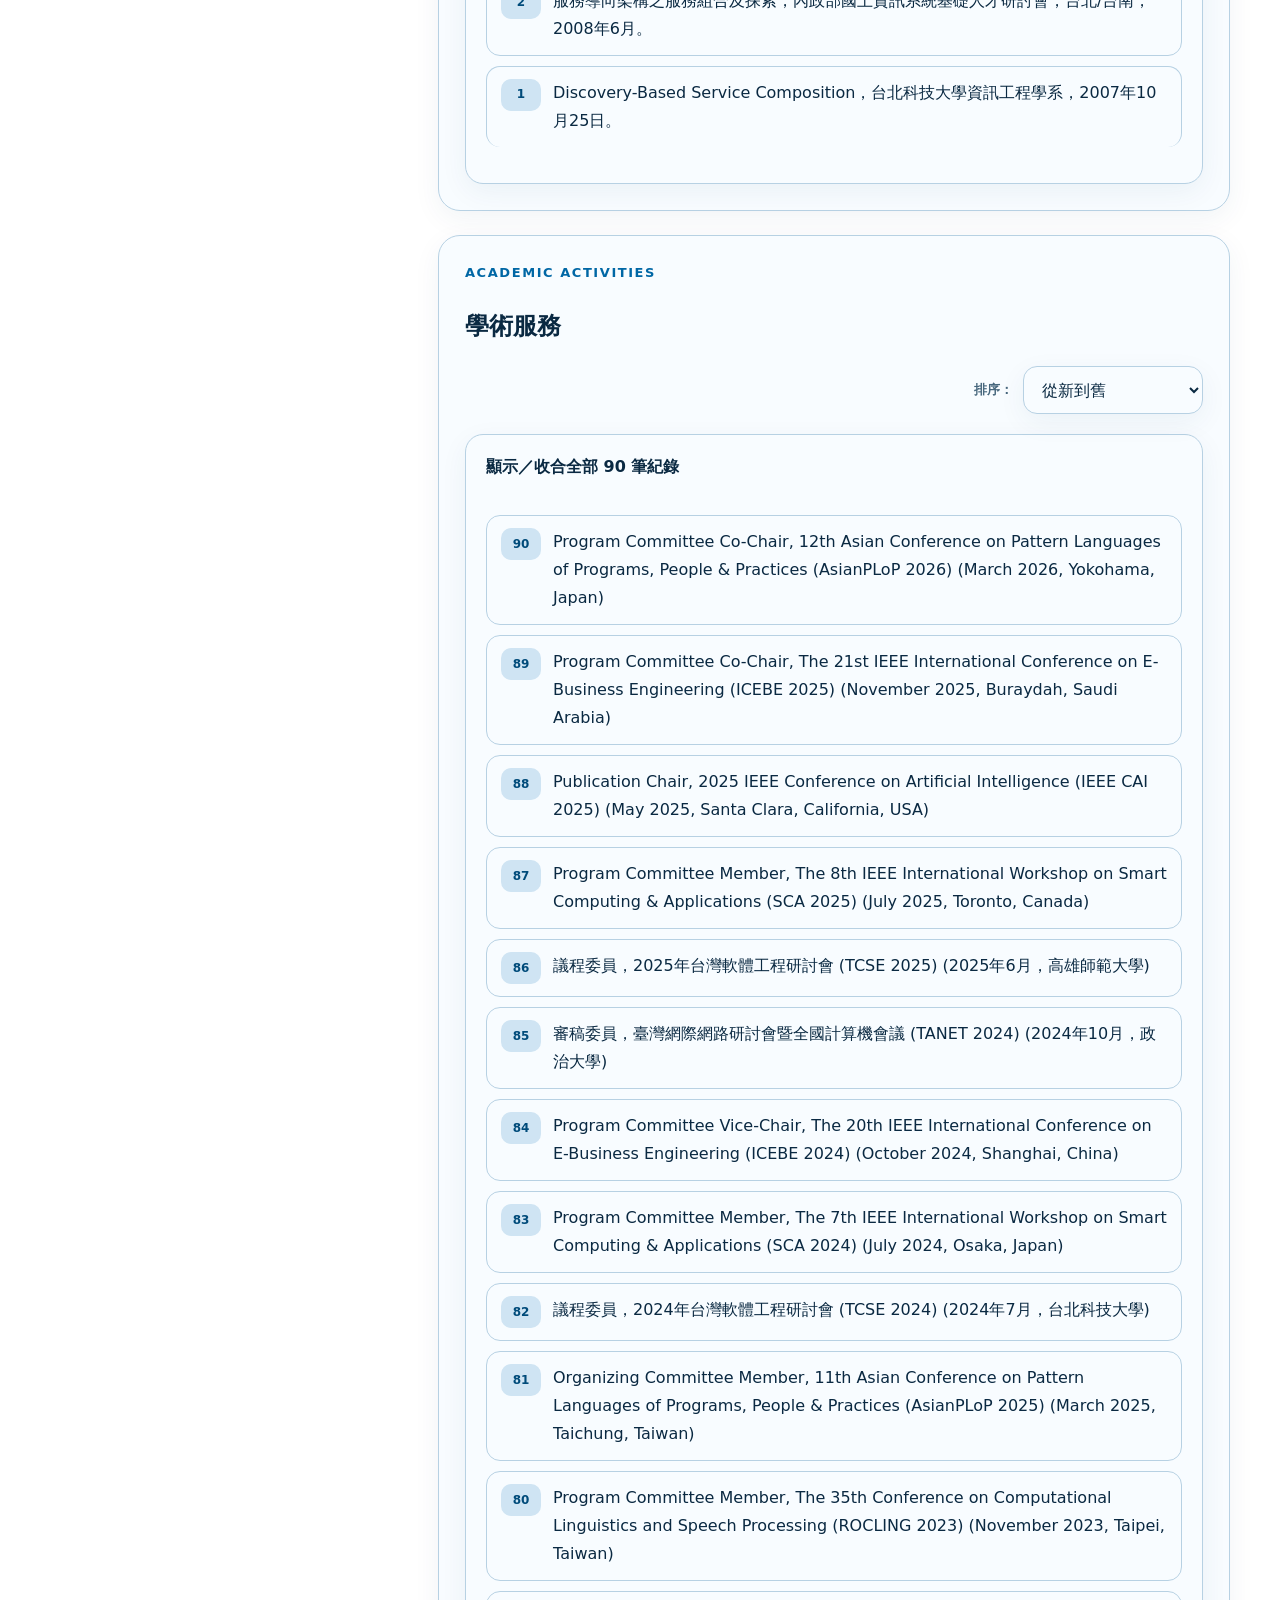
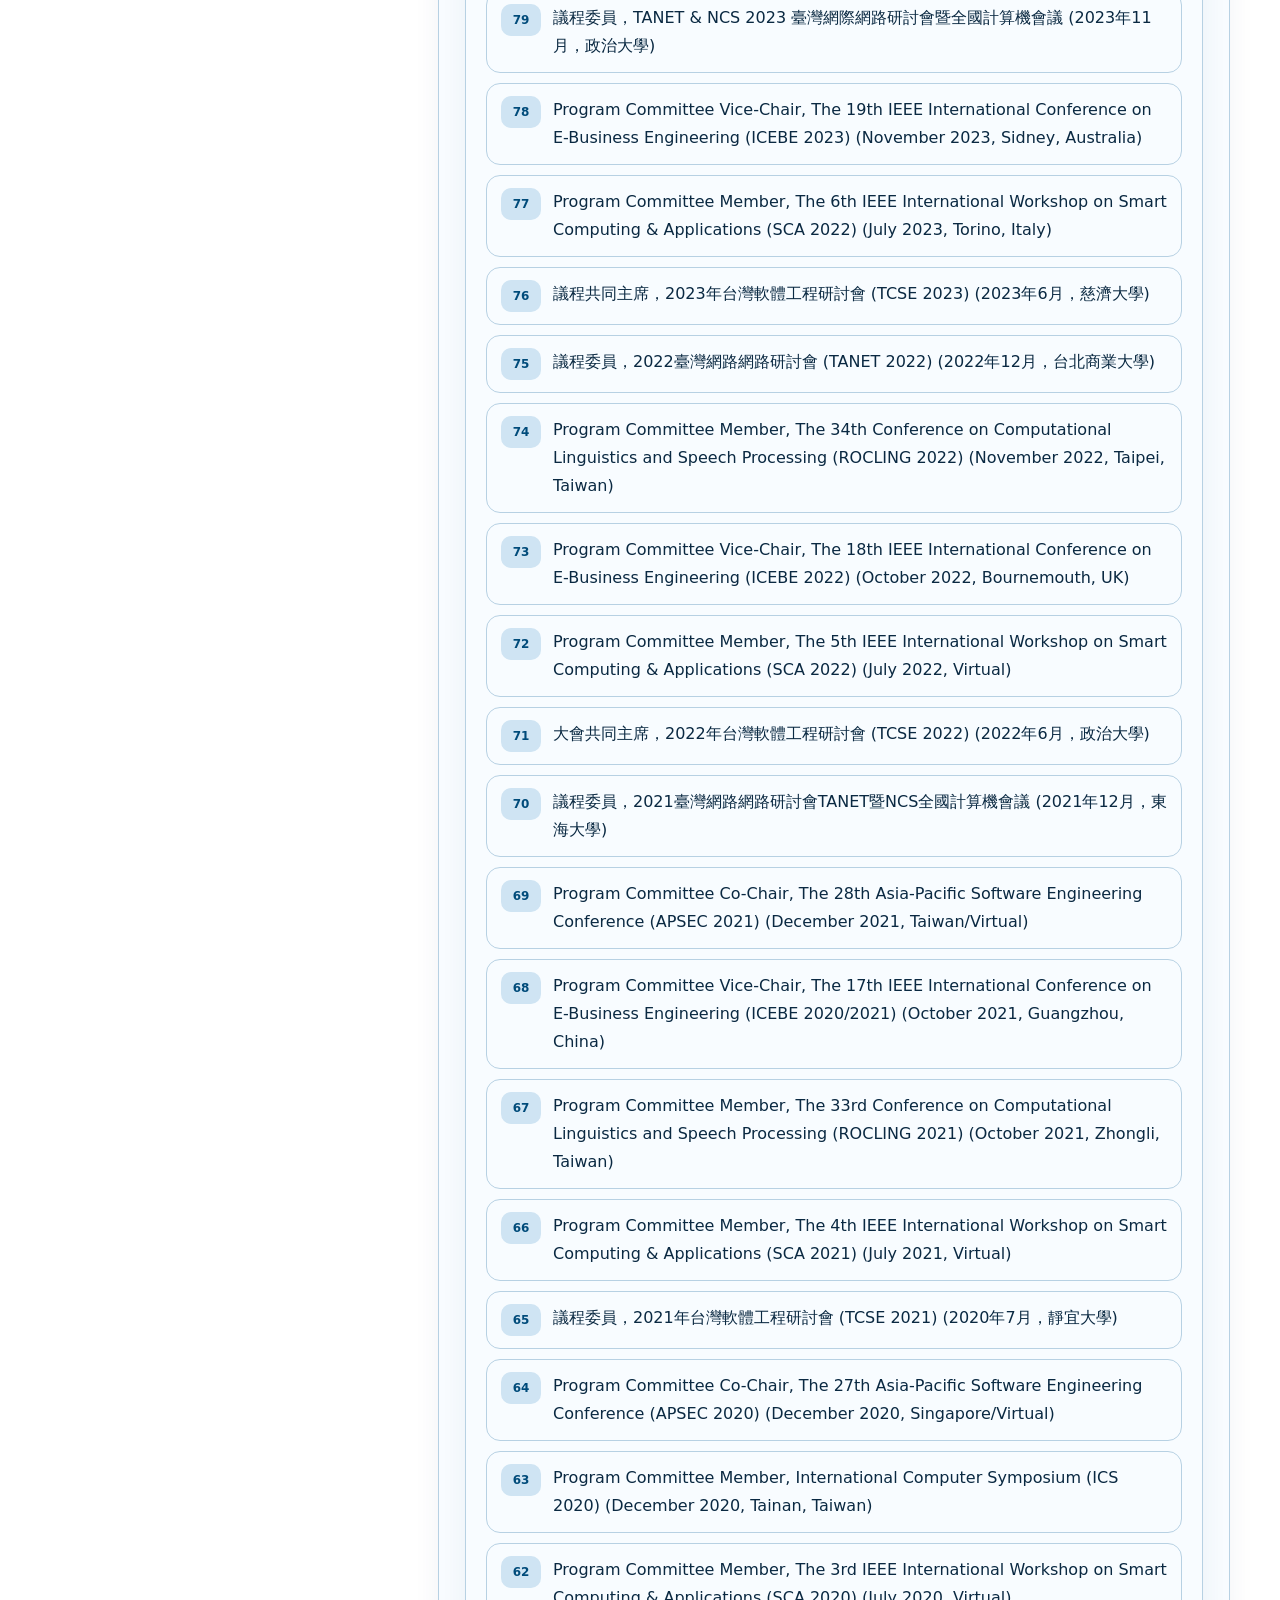
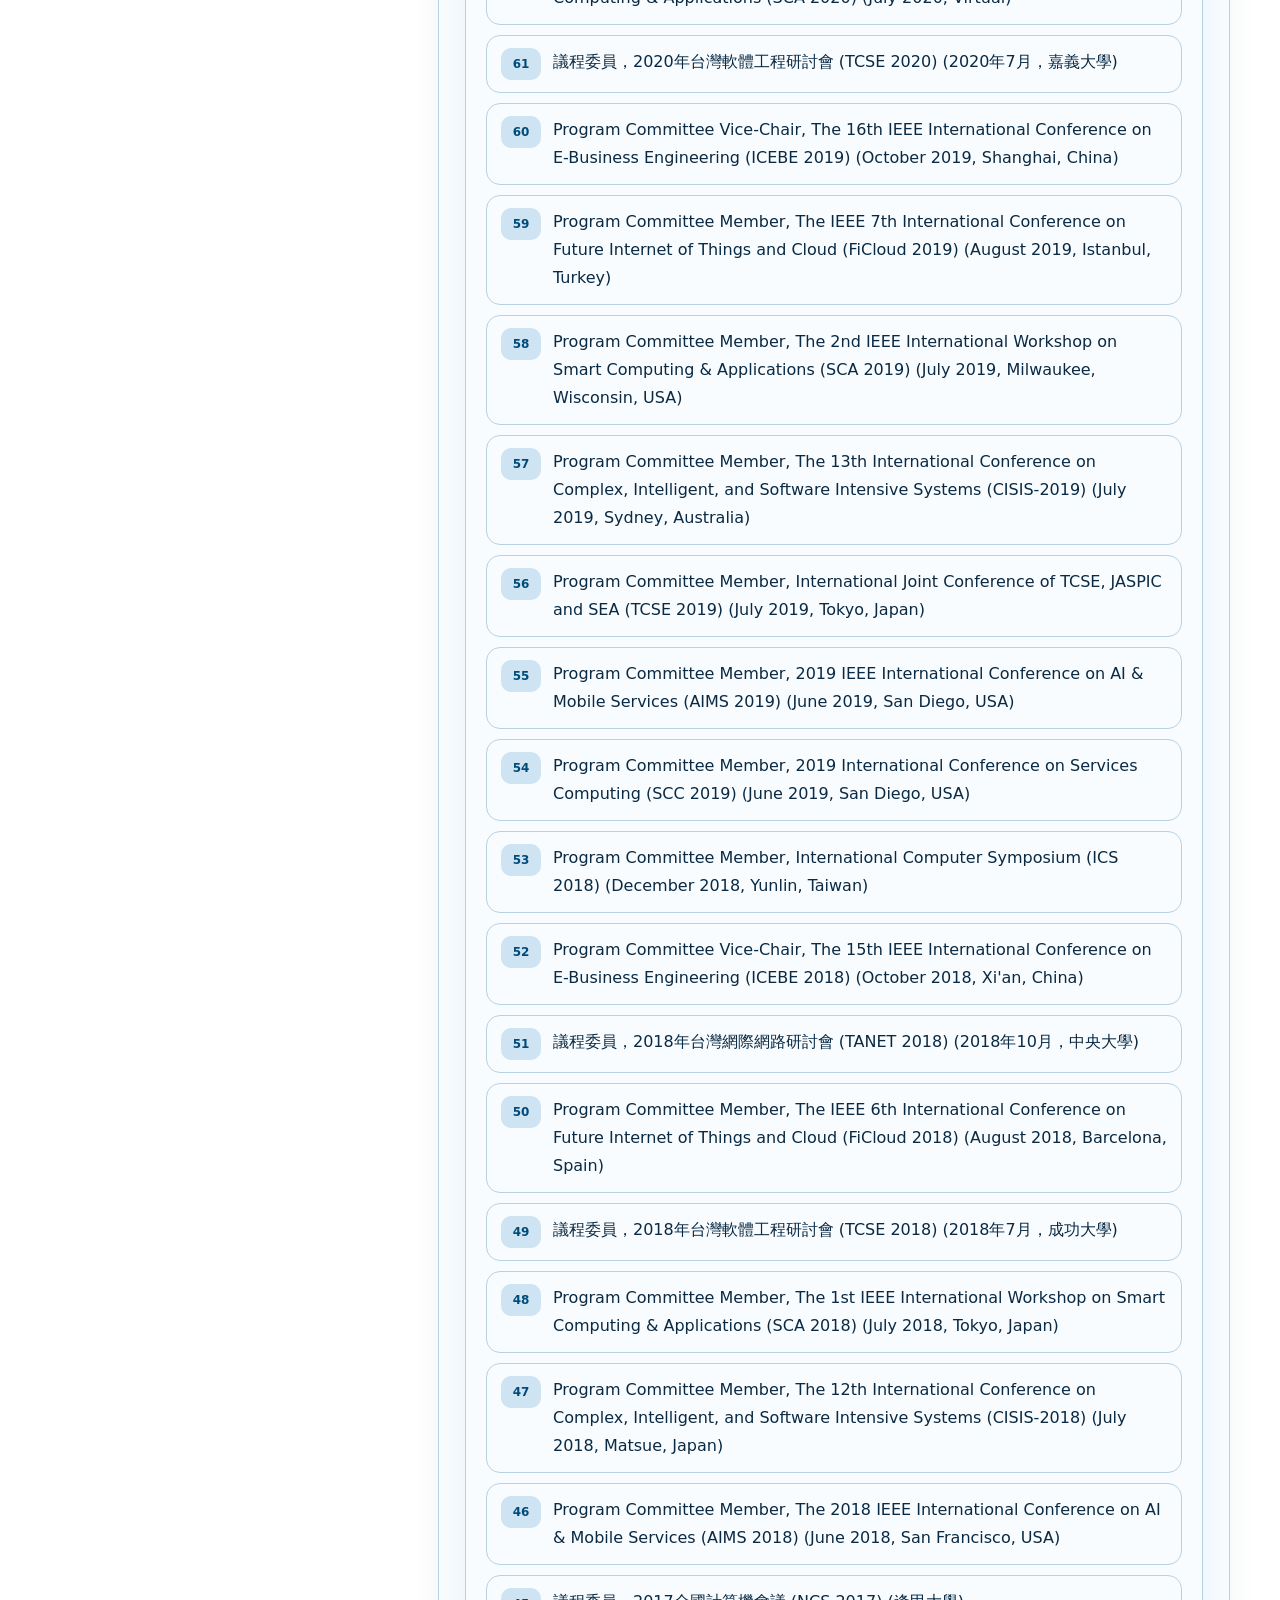
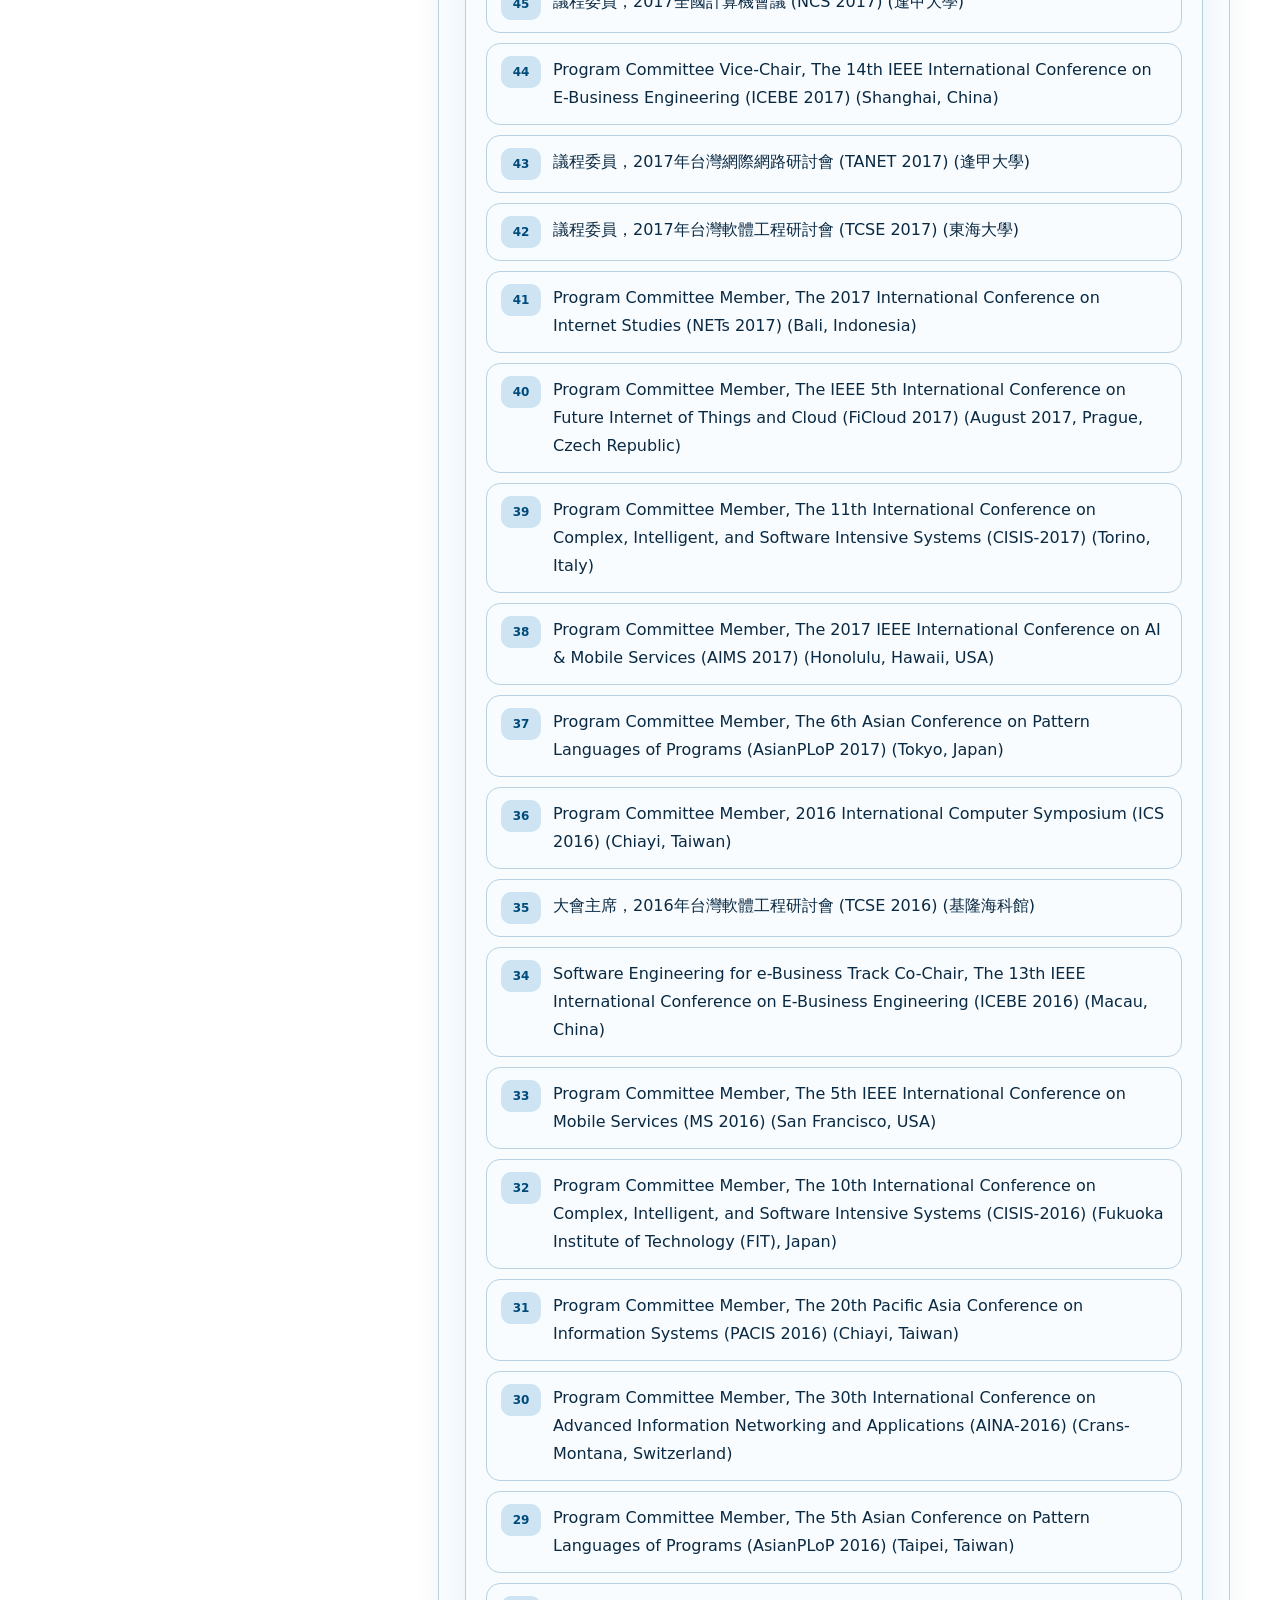
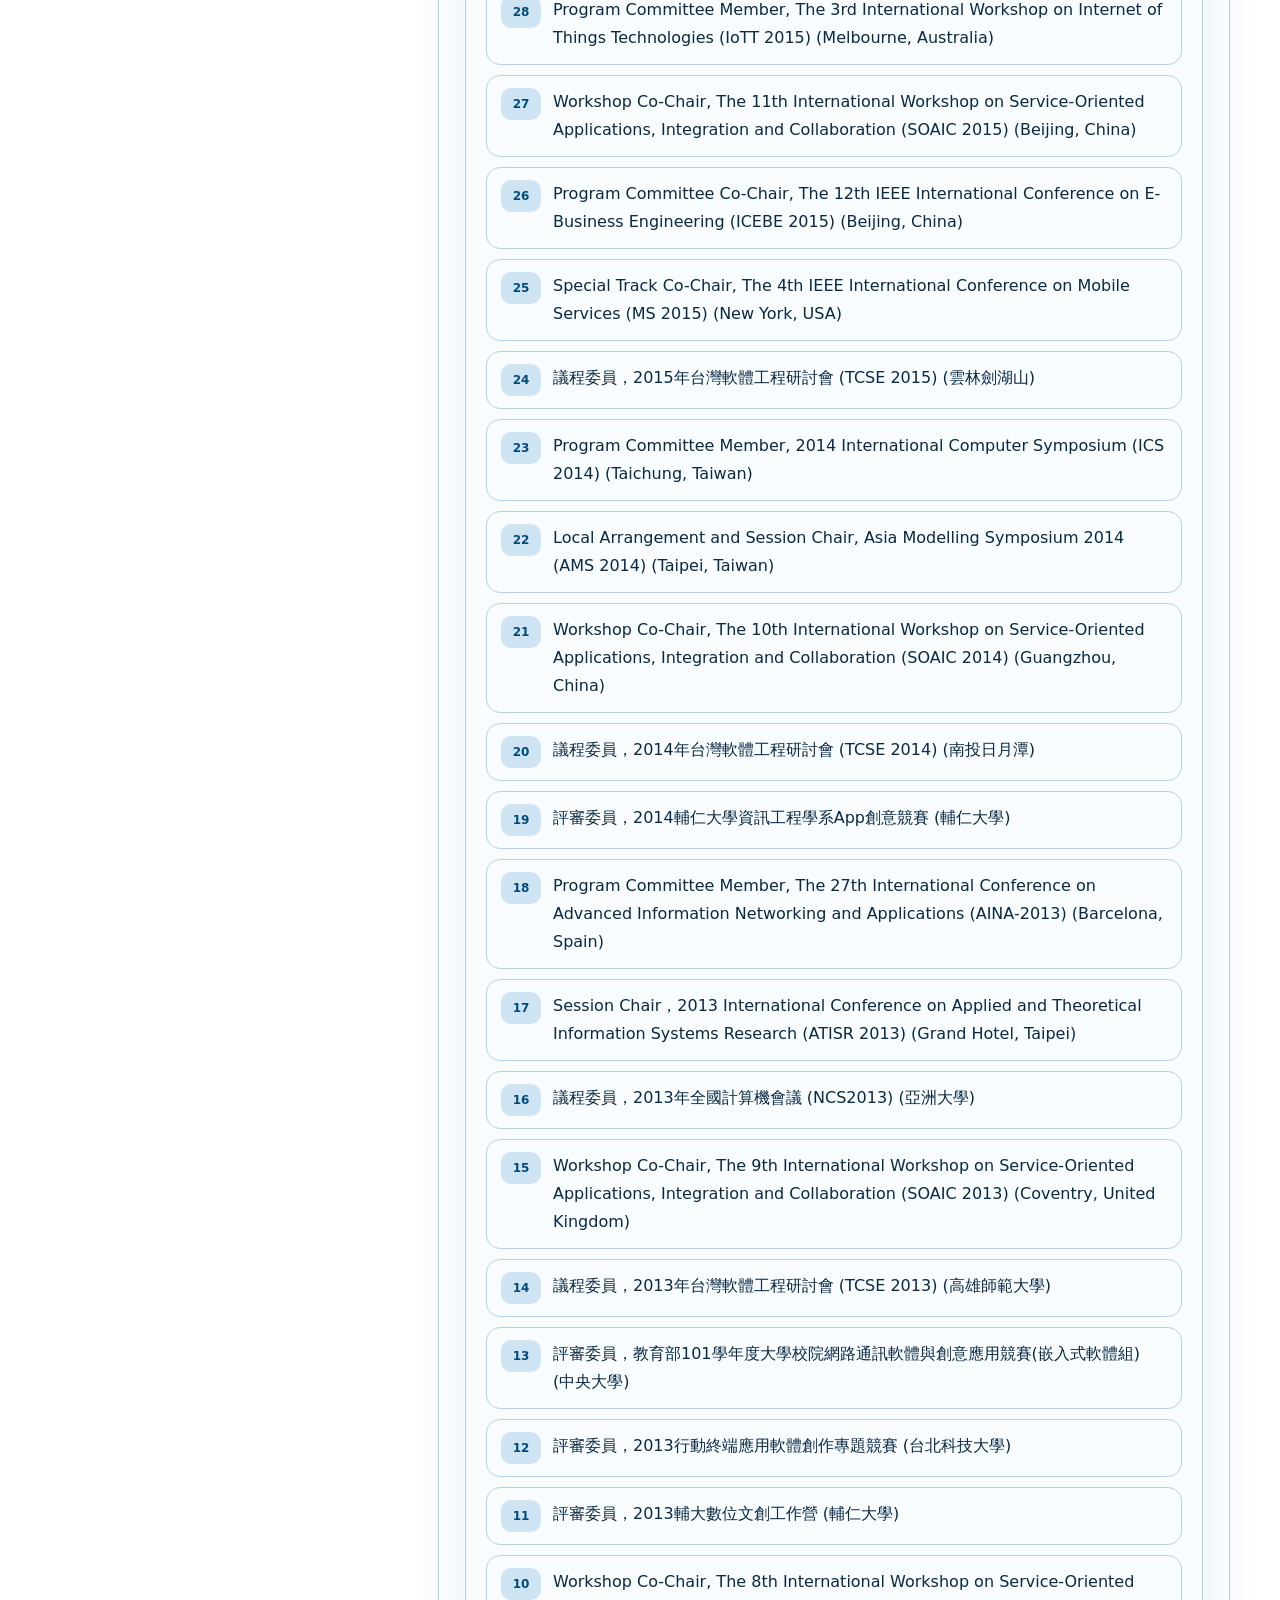
<file: director.html>
<!DOCTYPE html>

<html data-theme="light" lang="zh-Hant">

<head>
    <meta charset="utf-8" />
    <meta content="width=device-width, initial-scale=1" name="viewport" />
    <title>主持人｜SOSELab</title>
    <meta content="馬尚彬教授研究、授課、演講與學術服務資訊" name="description" />
    <meta content="#004f7c" name="theme-color" />
    <link href="assets/images/favicon.svg" rel="icon" type="image/svg+xml" />
    <link href="assets/css/site.css" rel="stylesheet" />
    <link href="en/director.html" hreflang="en" rel="alternate" />
</head>

<body>
    <a class="skip-link" href="#main">跳至主要內容</a>
    <header class="site-header" id="top">
        <div class="container header-inner">
            <a aria-label="SOSELab 首頁" class="brand" href="index.html">
                <span class="brand-mark"><span>S</span></span>
                <span><strong>SOSELab</strong><small>Service-Oriented Software Engineering Lab · NTOU</small></span>
            </a>
            <nav aria-label="主要導覽" class="desktop-nav">
                <a class="nav-link" href="index.html">首頁</a>
                <a class="nav-link active" href="director.html">主持人</a>
                <a class="nav-link" href="publications.html">研究成果</a>
                <a class="nav-link" href="people.html">實驗室成員</a>
                <a class="nav-link" href="projects.html">大學專題</a>
                <a class=" nav-link" href="resources.html">研究資源</a>
            </nav>
            <div class="header-actions"><a aria-label="Switch to English" class="lang-switch" href="en/director.html"
                    lang="en">EN</a>
                <button aria-label="切換深色模式" class="icon-btn" data-theme-toggle=""><svg aria-hidden="true" class="icon"
                        fill="none" height="22" stroke="currentColor" stroke-linecap="round" stroke-linejoin="round"
                        stroke-width="1.8" viewbox="0 0 24 24" width="22">
                        <path d="M21 12.79A9 9 0 1 1 11.21 3 7 7 0 0 0 21 12.79Z"></path>
                    </svg></button>
                <button aria-expanded="false" aria-label="開啟選單" class="icon-btn mobile-menu-btn"
                    data-menu-toggle=""><svg aria-hidden="true" class="icon" fill="none" height="22"
                        stroke="currentColor" stroke-linecap="round" stroke-linejoin="round" stroke-width="1.8"
                        viewbox="0 0 24 24" width="22">
                        <path d="M4 7h16M4 12h16M4 17h16"></path>
                    </svg></button>
            </div>
        </div>
        <nav aria-label="行動版導覽" class="mobile-nav" data-mobile-nav=""><a class="nav-link" href="index.html">首頁</a><a
                class="nav-link active" href="director.html">主持人</a><a class="nav-link"
                href="publications.html">研究成果</a><a class="nav-link" href="people.html">實驗室成員</a><a class="nav-link"
                href="projects.html">大學專題</a><a class="nav-link" href="resources.html">研究資源</a></nav>
    </header>
    <main id="main">
        <section class="page-hero">
            <div class="container">
                <div class="breadcrumbs"><a href="index.html">首頁</a><svg aria-hidden="true" class="icon" fill="none"
                        height="14" stroke="currentColor" stroke-linecap="round" stroke-linejoin="round"
                        stroke-width="1.8" viewbox="0 0 24 24" width="14">
                        <path d="m9 18 6-6-6-6"></path>
                    </svg><span>主持人</span></div>
                <div class="kicker">Director</div>
                <h1 class="page-title">馬尚彬 <span class="gradient-text">Shang-Pin Ma</span></h1>
                <p class="page-subtitle">軟體工程、微服務架構、服務導向架構與對話機器人架構。</p>
            </div>
        </section>
        <section class="section">
            <div class="container profile-grid">
                <aside class="card profile-card">
                    <div aria-label="馬尚彬教授個人照片" class="profile-avatar"><img alt="馬尚彬教授個人照片" loading="eager"
                            src="assets/images/director-shang-pin-ma.png" /></div>
                    <h2 style="margin:0">馬尚彬</h2>
                    <p style="margin-top:2px;color:var(--muted)">教授 · 國立臺灣海洋大學資訊工程學系</p>
                    <div class="contact-list">
                        <div class="contact-row"><svg aria-hidden="true" class="icon" fill="none" height="19"
                                stroke="currentColor" stroke-linecap="round" stroke-linejoin="round" stroke-width="1.8"
                                viewbox="0 0 24 24" width="19">
                                <path d="M20 10c0 5-8 11-8 11S4 15 4 10a8 8 0 1 1 16 0Z"></path>
                                <circle cx="12" cy="10" r="2.5"></circle>
                            </svg><span>電綜大樓 804 室</span></div>
                        <div class="contact-row"><svg aria-hidden="true" class="icon" fill="none" height="19"
                                stroke="currentColor" stroke-linecap="round" stroke-linejoin="round" stroke-width="1.8"
                                viewbox="0 0 24 24" width="19">
                                <path
                                    d="M6.5 3h3l1.5 5-2 1.5a15 15 0 0 0 5.5 5.5l1.5-2 5 1.5v3A2.5 2.5 0 0 1 18.5 21C9.94 21 3 14.06 3 5.5A2.5 2.5 0 0 1 5.5 3Z">
                                </path>
                            </svg><a href="tel:+886224622192">(02) 2462-2192 轉 6625</a></div>
                        <div class="contact-row"><svg aria-hidden="true" class="icon" fill="none" height="19"
                                stroke="currentColor" stroke-linecap="round" stroke-linejoin="round" stroke-width="1.8"
                                viewbox="0 0 24 24" width="19">
                                <rect height="14" rx="2" width="18" x="3" y="5"></rect>
                                <path d="m3 7 9 6 9-6"></path>
                            </svg><span><a href="mailto:albert@mail.ntou.edu.tw">albert@mail.ntou.edu.tw</a><br /><a
                                    href="mailto:albert@ntou.edu.tw">albert@ntou.edu.tw</a></span></div>
                    </div>
                    <div class="actions"><a class="btn btn-secondary" href="https://dblp.org/pid/99/6676.html"
                            rel="noopener noreferrer" target="_blank">DBLP <svg aria-hidden="true" class="icon"
                                fill="none" height="16" stroke="currentColor" stroke-linecap="round"
                                stroke-linejoin="round" stroke-width="1.8" viewbox="0 0 24 24" width="16">
                                <path d="M14 5h5v5M19 5l-9 9"></path>
                                <path d="M18 13v5a1 1 0 0 1-1 1H6a1 1 0 0 1-1-1V7a1 1 0 0 1 1-1h5"></path>
                            </svg></a><a class="btn btn-secondary"
                            href="https://www.researchgate.net/profile/Shang-Pin-Ma-2" rel="noopener noreferrer"
                            target="_blank">ResearchGate</a></div>
                </aside>
                <div class="grid" style="gap:24px">
                    <section class="card">
                        <div class="kicker">Research Interests</div>
                        <h2>研究興趣</h2>
                        <div class="grid grid-4">
                            <div>
                                <div class="card-icon"><svg aria-hidden="true" class="icon" fill="none" height="22"
                                        stroke="currentColor" stroke-linecap="round" stroke-linejoin="round"
                                        stroke-width="1.8" viewbox="0 0 24 24" width="22">
                                        <path d="m8 9-4 3 4 3M16 9l4 3-4 3M14 5l-4 14"></path>
                                    </svg></div><strong>軟體工程</strong><small
                                    style="display:block;color:var(--muted)">Software Engineering</small>
                            </div>
                            <div>
                                <div class="card-icon"><svg aria-hidden="true" class="icon" fill="none" height="22"
                                        stroke="currentColor" stroke-linecap="round" stroke-linejoin="round"
                                        stroke-width="1.8" viewbox="0 0 24 24" width="22">
                                        <circle cx="12" cy="12" r="9"></circle>
                                        <path d="M3 12h18M12 3a14 14 0 0 1 0 18M12 3a14 14 0 0 0 0 18"></path>
                                    </svg></div><strong>微服務架構</strong><small
                                    style="display:block;color:var(--muted)">Microservice Architecture</small>
                            </div>
                            <div>
                                <div class="card-icon"><svg aria-hidden="true" class="icon" fill="none" height="22"
                                        stroke="currentColor" stroke-linecap="round" stroke-linejoin="round"
                                        stroke-width="1.8" viewbox="0 0 24 24" width="22">
                                        <path d="M4 19a2 2 0 0 1 2-2h14V4H6a2 2 0 0 0-2 2v13Z"></path>
                                        <path d="M6 17h14v4H6a2 2 0 0 1 0-4Z"></path>
                                    </svg></div><strong>服務導向架構</strong><small
                                    style="display:block;color:var(--muted)">Service-Oriented Architecture</small>
                            </div>
                            <div>
                                <div class="card-icon"><svg aria-hidden="true" class="icon" fill="none" height="22"
                                        stroke="currentColor" stroke-linecap="round" stroke-linejoin="round"
                                        stroke-width="1.8" viewbox="0 0 24 24" width="22">
                                        <path d="M16 21v-2a4 4 0 0 0-4-4H6a4 4 0 0 0-4 4v2"></path>
                                        <circle cx="9" cy="7" r="4"></circle>
                                        <path d="M22 21v-2a4 4 0 0 0-3-3.87M16 3.13a4 4 0 0 1 0 7.75"></path>
                                    </svg></div><strong>對話機器人架構</strong><small
                                    style="display:block;color:var(--muted)">Chatbot Architecture</small>
                            </div>
                        </div>
                    </section>
                    <section class="card">
                        <div class="kicker">Teaching</div>
                        <h2>授課領域</h2>
                        <div class="tag-list"><span class="tag">Java 程式設計</span><span class="tag">網頁程式設計</span><span
                                class="tag">軟體工程</span><span class="tag">軟體設計</span><span
                                class="tag">網際服務軟體工程</span><span class="tag">語意服務導向架構</span><span
                                class="tag">個人軟體程序</span></div>
                    </section>
                    <section class="card">
                        <div class="kicker">Profile</div>
                        <h2>現職與學歷</h2>
                        <ul class="plain-list">
                            <li><a class="inline-link" href="https://www.cse.ntou.edu.tw/" rel="noopener noreferrer"
                                    target="_blank">國立臺灣海洋大學資訊工程學系</a>教授</li>
                            <li><a class="inline-link" href="https://www.seat.org.tw/" rel="noopener noreferrer"
                                    target="_blank">台灣軟體工程學會</a>理事</li>
                            <li><a class="inline-link" href="https://www.csie.ncu.edu.tw/" rel="noopener noreferrer"
                                    target="_blank">國立中央大學資訊工程研究所</a>博士</li>
                        </ul>
                    </section>
                    <section class="card complete-history">
                        <div class="kicker">Invited Talks / Lectures</div>
                        <h2>演講</h2>
                        <div class="sort-control"><label for="talk-records-sort">排序：</label><select
                                class="filter-select" data-sort-control="" data-sort-target="#talk-records"
                                id="talk-records-sort">
                                <option value="asc">從舊到新</option>
                                <option value="desc" selected="selected">從新到舊</option>
                            </select></div>
                        <details class="accordion" open="">
                            <summary>顯示／收合全部 76 筆紀錄</summary>
                            <div class="accordion-content">
                                <ol class="history-list sortable-history" data-sort-container="" id="talk-records">
                                    <li data-order="1" data-sort-item=""><span class="history-index">1</span><span
                                            class="history-content">Discovery-Based Service
                                            Composition，台北科技大學資訊工程學系，2007年10月25日。</span></li>
                                    <li data-order="2" data-sort-item=""><span class="history-index">2</span><span
                                            class="history-content">服務導向架構之服務組合及探索，內政部國土資訊系統基礎人才研討會，台北/台南，2008年6月。</span>
                                    </li>
                                    <li data-order="3" data-sort-item=""><span class="history-index">3</span><span
                                            class="history-content">網路服務（Web
                                            Services：SOAP＋WSDL＋UDDI）簡介及實例應用，內政部國土資訊系統技術人員研討會，台北/台中，2008年10月。</span></li>
                                    <li data-order="4" data-sort-item=""><span class="history-index">4</span><span
                                            class="history-content">專案管理工具與測試工具，教育部97學年度大學校院網路通訊軟體與創意應用競賽，中央大學，2008年11月10日。</span>
                                    </li>
                                    <li data-order="5" data-sort-item=""><span class="history-index">5</span><span
                                            class="history-content">專案管理與測試工具介紹，教育部98學年度大學校院網路通訊軟體與創意應用競賽，中央大學，2009年11月26日。</span>
                                    </li>
                                    <li data-order="6" data-sort-item=""><span class="history-index">6</span><span
                                            class="history-content">服務導向架構之理論與實務，輔仁大學資訊工程學系，2010年5月22日。</span></li>
                                    <li data-order="7" data-sort-item=""><span class="history-index">7</span><span
                                            class="history-content">專案管理、測試：工具介紹，教育部99學年度大學校院網路通訊軟體與創意應用競賽，中央大學，2010年12月5日。</span>
                                    </li>
                                    <li data-order="8" data-sort-item=""><span class="history-index">8</span><span
                                            class="history-content">如何提昇軟體品質，淡江大學電機工程學系，2011年3月14日。</span></li>
                                    <li data-order="9" data-sort-item=""><span class="history-index">9</span><span
                                            class="history-content">專案管理，臺中教育大學資訊科學學系，2011年4月27日。(軟體工程聯盟協同教學課程)</span>
                                    </li>
                                    <li data-order="10" data-sort-item=""><span class="history-index">10</span><span
                                            class="history-content">服務導向架構技術之現況與未來，彰化師範大學資訊工程學系，2011年5月20日。</span></li>
                                    <li data-order="11" data-sort-item=""><span class="history-index">11</span><span
                                            class="history-content">Web
                                            Service之搜尋、組合與管理方法，逢甲大學資訊工程學系，2011年11月15日。</span></li>
                                    <li data-order="12" data-sort-item=""><span class="history-index">12</span><span
                                            class="history-content">動態軟體測試，輔仁大學資訊工程學系，2011年11月16日。(軟體工程聯盟協同教學課程)</span>
                                    </li>
                                    <li data-order="13" data-sort-item=""><span class="history-index">13</span><span
                                            class="history-content">動態軟體測試，南亞技術學院資訊工程學系，2011年12月7日。(軟體工程聯盟協同教學課程)</span>
                                    </li>
                                    <li data-order="14" data-sort-item=""><span class="history-index">14</span><span
                                            class="history-content">專案管理、測試：工具介紹，教育部100學年度大學校院網路通訊軟體與創意應用競賽，2011年11月27日。</span>
                                    </li>
                                    <li data-order="15" data-sort-item=""><span class="history-index">15</span><span
                                            class="history-content">專案管理與需求分析，軟體開發與互動創意研習會，輔仁大學，2011年12月24日。</span></li>
                                    <li data-order="16" data-sort-item=""><span class="history-index">16</span><span
                                            class="history-content">Web Service Discovery, Composition and
                                            Management，中央大學軟體工程研究所，2012年5月21日。</span></li>
                                    <li data-order="17" data-sort-item=""><span class="history-index">17</span><span
                                            class="history-content">專案管理，台北大學資訊工程學系，2012年12月1日。(軟體工程聯盟協同教學課程)</span>
                                    </li>
                                    <li data-order="18" data-sort-item=""><span class="history-index">18</span><span
                                            class="history-content">Risk-Driven Service Composition
                                            Management，台北科技大學資訊工程學系，2013年3月21日。</span></li>
                                    <li data-order="19" data-sort-item=""><span class="history-index">19</span><span
                                            class="history-content">Web程式設計簡介，基隆商工，2013年5月21日。</span></li>
                                    <li data-order="20" data-sort-item=""><span class="history-index">20</span><span
                                            class="history-content">Web程式設計簡介，第一屆海大電資體驗營，海洋大學，2013年7月3日。</span></li>
                                    <li data-order="21" data-sort-item=""><span class="history-index">21</span><span
                                            class="history-content">專案管理，朝陽科技大學資訊工程系，2013年10月26日。(軟體工程聯盟協同教學課程)</span>
                                    </li>
                                    <li data-order="22" data-sort-item=""><span class="history-index">22</span><span
                                            class="history-content">專案管理，台北科技大學資訊工程學系，2013年10月31日、2013年11月14日。(軟體工程聯盟協同教學課程)</span>
                                    </li>
                                    <li data-order="23" data-sort-item=""><span class="history-index">23</span><span
                                            class="history-content">專案管理，高雄大學資訊工程學系，2014年3月8日。(軟體工程聯盟協同教學課程)</span></li>
                                    <li data-order="24" data-sort-item=""><span class="history-index">24</span><span
                                            class="history-content">專案管理，臺灣科技大學資訊工程學系，2014年10月25日。(軟體工程聯盟協同教學課程)</span>
                                    </li>
                                    <li data-order="25" data-sort-item=""><span class="history-index">25</span><span
                                            class="history-content">Service-Oriented Mobile Application
                                            Architecture，政治大學資訊科學學系，2014年11月3日。</span></li>
                                    <li data-order="26" data-sort-item=""><span class="history-index">26</span><span
                                            class="history-content">Code
                                            Review，靜宜大學資訊工程學系，2014年11月19日。(軟體工程聯盟協同教學課程)</span></li>
                                    <li data-order="27" data-sort-item=""><span class="history-index">27</span><span
                                            class="history-content">Service-Oriented Mobile Application
                                            Architecture，輔仁大學資訊工程學系，2015年3月25日。</span></li>
                                    <li data-order="28" data-sort-item=""><span class="history-index">28</span><span
                                            class="history-content">行動應用與軟體工程，淡江大學電機工程學系，2015年5月21日。</span></li>
                                    <li data-order="29" data-sort-item=""><span class="history-index">29</span><span
                                            class="history-content">Web程式設計簡介，第三屆海大電資體驗營，海洋大學，2015年7月14日。</span></li>
                                    <li data-order="30" data-sort-item=""><span class="history-index">30</span><span
                                            class="history-content">軟體設計，逢甲大學資訊工程學系，2015年10月24日。(軟體工程聯盟協同教學課程)</span>
                                    </li>
                                    <li data-order="31" data-sort-item=""><span class="history-index">31</span><span
                                            class="history-content">軟體設計，嶺東科大資訊科學學系，2015年10月31日。(軟體工程聯盟協同教學課程)</span>
                                    </li>
                                    <li data-order="32" data-sort-item=""><span class="history-index">32</span><span
                                            class="history-content">Web程式設計與資料視覺化簡介，輔仁大學新聞學系，2015年12月1日。</span></li>
                                    <li data-order="33" data-sort-item=""><span class="history-index">33</span><span
                                            class="history-content">行動應用與軟體工程，輔仁大學軟創學程，2015年12月1日。</span></li>
                                    <li data-order="34" data-sort-item=""><span class="history-index">34</span><span
                                            class="history-content">軟體工程與測試概念簡介，臺北科技大學資訊工程學系，2016年3月31日。(104年度教育部校園軟體測試技術發展研究計畫)</span>
                                    </li>
                                    <li data-order="35" data-sort-item=""><span class="history-index">35</span><span
                                            class="history-content">軟體工程與測試概念簡介，中央大學資訊工程學系，2016年4月11日。(104年度教育部校園軟體測試技術發展研究計畫)</span>
                                    </li>
                                    <li data-order="36" data-sort-item=""><span class="history-index">36</span><span
                                            class="history-content">Modern SOA: The Creation, Discovery, and Delivery of
                                            Web APIs，嘉義大學資訊工程研究所，2016年5月12日。</span></li>
                                    <li data-order="37" data-sort-item=""><span class="history-index">37</span><span
                                            class="history-content">Modern SOA: The Creation, Discovery, and Delivery of
                                            Web APIs，長庚大學資訊工程研究所，2016年5月18日。</span></li>
                                    <li data-order="38" data-sort-item=""><span class="history-index">38</span><span
                                            class="history-content">Design
                                            Pattern，臺灣科技大學資管學系，2016年10月11日、2016年10月18日。(軟體工程聯盟協同教學課程)</span></li>
                                    <li data-order="39" data-sort-item=""><span class="history-index">39</span><span
                                            class="history-content">Design
                                            Pattern，臺灣科技大學資訊工程學系，2016年11月19日。(軟體工程聯盟協同教學課程)</span></li>
                                    <li data-order="40" data-sort-item=""><span class="history-index">40</span><span
                                            class="history-content">行動應用與軟體工程，元智大學資訊傳播學系，2017年4月28日。</span></li>
                                    <li data-order="41" data-sort-item=""><span class="history-index">41</span><span
                                            class="history-content">微服務架構：概念、流程與工具，政治大學資訊科學學系，2017年9月14日。</span></li>
                                    <li data-order="42" data-sort-item=""><span class="history-index">42</span><span
                                            class="history-content">軟體設計Workshop，臺北科技大學，2017年10月6日。(軟體工程聯盟協同教學課程)</span>
                                    </li>
                                    <li data-order="43" data-sort-item=""><span class="history-index">43</span><span
                                            class="history-content">軟體微服務的設計與製作，政治大學資訊科學學系在職專班，2017年10月11日。</span></li>
                                    <li data-order="44" data-sort-item=""><span class="history-index">44</span><span
                                            class="history-content">微服務架構：概念、流程與工具，臺北科技大學資訊工程學系，2017年11月16日。</span></li>
                                    <li data-order="45" data-sort-item=""><span class="history-index">45</span><span
                                            class="history-content">如何透過Open API與Open
                                            Data建構創新應用程式，師範大學資訊教育研究所，2017年12月11日。</span></li>
                                    <li data-order="46" data-sort-item=""><span class="history-index">46</span><span
                                            class="history-content">微服務架構-概念、流程與工具，臺灣科技大學資訊工程學系，2018年2月26日。</span></li>
                                    <li data-order="47" data-sort-item=""><span class="history-index">47</span><span
                                            class="history-content">軟體工程概念與流程文件撰寫指引，2018全國大專校院軟體創作競賽訓練營，臺大校友會館，2018年3月8日。</span>
                                    </li>
                                    <li data-order="48" data-sort-item=""><span class="history-index">48</span><span
                                            class="history-content">軟體工程概念與流程文件撰寫指引，2018全國大專校院軟體創作競賽訓練營，大東文化藝術中心，2018年3月9日。</span>
                                    </li>
                                    <li data-order="49" data-sort-item=""><span class="history-index">49</span><span
                                            class="history-content">微服務架構-概念、流程與工具，慈濟大學醫學資訊學系，2018年3月29日。</span></li>
                                    <li data-order="50" data-sort-item=""><span class="history-index">50</span><span
                                            class="history-content">微服務架構-概念、流程與工具，逢甲大學資訊工程學學系，2018年4月24日。</span></li>
                                    <li data-order="51" data-sort-item=""><span class="history-index">51</span><span
                                            class="history-content">物件導向軟體設計，逢甲大學資訊工程學系，2018年10月6日。(軟體工程聯盟協同教學課程)</span>
                                    </li>
                                    <li data-order="52" data-sort-item=""><span class="history-index">52</span><span
                                            class="history-content">軟體測試概念與技術，中央大學資訊工程學系，2018年10月8日。(軟體工程聯盟協同教學課程)</span>
                                    </li>
                                    <li data-order="53" data-sort-item=""><span class="history-index">53</span><span
                                            class="history-content">軟體測試概念與技術，中央大學資訊工程學系，2019年1月4日。</span></li>
                                    <li data-order="54" data-sort-item=""><span class="history-index">54</span><span
                                            class="history-content">如何在程式設計教學中融入軟體工程概念，集思北科大會議中心，2019年7月2日。(推動大學程式設計教學)</span>
                                    </li>
                                    <li data-order="55" data-sort-item=""><span class="history-index">55</span><span
                                            class="history-content">程式教學經驗分享：Good Parts &amp; Bad
                                            Parts，台北淡江大學城區部，2019年8月26日。(推動大學程式設計教學)</span></li>
                                    <li data-order="56" data-sort-item=""><span class="history-index">56</span><span
                                            class="history-content">敏捷軟體開發-Scrum基本概念與實踐方法，台北科技大學，2019年9月2日。</span></li>
                                    <li data-order="57" data-sort-item=""><span class="history-index">57</span><span
                                            class="history-content">軟體測試技術與實務，宜蘭科學園區，2019年9月11日。(宜蘭科學園區人才培訓計畫)</span>
                                    </li>
                                    <li data-order="58" data-sort-item=""><span class="history-index">58</span><span
                                            class="history-content">微服務概念、架構與模式，成功大學資訊工程學系，2019年11月5日。</span></li>
                                    <li data-order="59" data-sort-item=""><span class="history-index">59</span><span
                                            class="history-content">敏捷軟體開發-Scrum基本概念與實踐方法，高雄師範大學軟體工程與管理學系，2019年11月27日。</span>
                                    </li>
                                    <li data-order="60" data-sort-item=""><span class="history-index">60</span><span
                                            class="history-content">如何開發軟體系統？淺談Scrum敏捷開發方法，臺北醫學大學大數據科技及管理研究所，2020年1月8日。</span>
                                    </li>
                                    <li data-order="61" data-sort-item=""><span class="history-index">61</span><span
                                            class="history-content">Scrum敏捷開發方法，全球村商管教育與產學推廣服務中心，逢甲大學，2020年3月30日。</span>
                                    </li>
                                    <li data-order="62" data-sort-item=""><span class="history-index">62</span><span
                                            class="history-content">Microservice Concepts, Patterns, and Research
                                            Topics，中央大學軟體工程研究所，2020年4月23日。(線上)</span></li>
                                    <li data-order="63" data-sort-item=""><span class="history-index">63</span><span
                                            class="history-content">Microservice Design, Testing, and
                                            Monitoring，台北科技大學資訊工程研究所，2021年5月20日。(線上)</span></li>
                                    <li data-order="64" data-sort-item=""><span class="history-index">64</span><span
                                            class="history-content">Microservice Design, Testing, and
                                            Monitoring，元智大學資訊工程研究所，2021年5月21日。(線上)</span></li>
                                    <li data-order="65" data-sort-item=""><span class="history-index">65</span><span
                                            class="history-content">Migration from Monolith to Microservice
                                            Architecture，台北科技大學資訊工程研究所，2021年10月14日。</span></li>
                                    <li data-order="66" data-sort-item=""><span class="history-index">66</span><span
                                            class="history-content">Migration From Monolith to Microservice
                                            Architecture，財團法人資訊工業策進會數位轉型研究所，2021年11月10日。(線上)</span></li>
                                    <li data-order="67" data-sort-item=""><span class="history-index">67</span><span
                                            class="history-content">如何開發軟體系統？淺談Scrum敏捷開發方法，臺灣海洋大學系統工程暨造船學系，2022年3月29日。(線上)</span>
                                    </li>
                                    <li data-order="68" data-sort-item=""><span class="history-index">68</span><span
                                            class="history-content">Architecture Migration from Monolith to
                                            Microservices，國立陽明交通大學國防資安專班，2022年4月30日。(線上)</span></li>
                                    <li data-order="69" data-sort-item=""><span class="history-index">69</span><span
                                            class="history-content">運用對話機器人於軟體工程課程之教學實踐研究，臺北醫學大學通識教育中心，2023年4月11日。</span>
                                    </li>
                                    <li data-order="70" data-sort-item=""><span class="history-index">70</span><span
                                            class="history-content">Microservice Migration and Architecture Quality
                                            Analysis，臺北科技大學資訊工程系，2023年4月27日。</span></li>
                                    <li data-order="71" data-sort-item=""><span class="history-index">71</span><span
                                            class="history-content">微服務架構遷移與架構品質分析，輔仁大學資訊工程系，2023年10月11日。</span></li>
                                    <li data-order="72" data-sort-item=""><span class="history-index">72</span><span
                                            class="history-content">如何實現行為驅動開發(Behavior-Driven
                                            Development)於前後端測試，高雄師範大學軟體工程系，2023年12月1日。</span></li>
                                    <li data-order="73" data-sort-item=""><span class="history-index">73</span><span
                                            class="history-content">微服務專案的ChatOps機制設計，台北教育大學數位科技設計學系，2024年2月27日。</span>
                                    </li>
                                    <li data-order="74" data-sort-item=""><span class="history-index">74</span><span
                                            class="history-content">Software Architecture and Practices in the DevOps
                                            Era: From Monoliths to Microservices and ChatOps，中正大學資工系，2024年10月21日。</span>
                                    </li>
                                    <li data-order="75" data-sort-item=""><span class="history-index">75</span><span
                                            class="history-content">Keynote Speech: Migrating from a Monolith to
                                            Microservices Challenges and AI-Powered ChatOps Automation, 2025
                                            International Symposium on Innovation in Information Technology and
                                            Application (ISIITA 2025), Taipei, Taiwan, 2025/10/21.</span></li>
                                    <li data-order="76" data-sort-item=""><span class="history-index">76</span><span
                                            class="history-content">教學實踐研究運用AI實例分享，臺灣海洋大學（「AI超進化：想像、實作與教學協作」講座），2025年6月30日。</span>
                                    </li>
                                    <li data-order="77" data-sort-item=""><span class="history-index">77</span><span
                                            class="history-content">生成式AI在軟體工程與程式設計課程中的教學應用，長庚大學，2026年5月5日。</span>
                                    </li>
                                    <li data-order="78" data-sort-item=""><span class="history-index">78</span><span
                                            class="history-content">AI時代下的微服務DevOps：以對話式協作平台輔助開發與維運，政治大學資訊科學系，2026年5月5日。</span>
                                    </li>
                                </ol>
                            </div>
                        </details>
                    </section>
                    <section class="card complete-history">
                        <div class="kicker">Academic Activities</div>
                        <h2>學術服務</h2>
                        <div class="sort-control"><label for="activity-records-sort">排序：</label><select
                                class="filter-select" data-sort-control="" data-sort-target="#activity-records"
                                id="activity-records-sort">
                                <option value="asc">從舊到新</option>
                                <option value="desc" selected="selected">從新到舊</option>
                            </select></div>
                        <details class="accordion" open="">
                            <summary>顯示／收合全部 90 筆紀錄</summary>
                            <div class="accordion-content">
                                <ol class="history-list sortable-history" data-sort-container="" id="activity-records">
                                    <li data-order="1" data-sort-item=""><span class="history-index">1</span><span
                                            class="history-content">Local Arrangement and Session Chair，The Fourth IEEE
                                            International Symposium on Service-Oriented System Engineering (SOSE 2008)
                                            (Chungli, Taiwan)</span></li>
                                    <li data-order="2" data-sort-item=""><span class="history-index">2</span><span
                                            class="history-content">評審委員，教育部97學年度大學校院網路通訊軟體與創意應用競賽(網際服務組) (中央大學)</span>
                                    </li>
                                    <li data-order="3" data-sort-item=""><span class="history-index">3</span><span
                                            class="history-content">議程委員，第五屆台灣軟體工程研討會 (TCSE 2009) (長榮大學)</span></li>
                                    <li data-order="4" data-sort-item=""><span class="history-index">4</span><span
                                            class="history-content">議程委員，2009年全國計算機會議 (NCS 2009) (台北大學)</span></li>
                                    <li data-order="5" data-sort-item=""><span class="history-index">5</span><span
                                            class="history-content">Industry Liaison and Session
                                            Chair，2010年台灣物件導向技術及應用暨軟體工程研討會 (中央大學)</span></li>
                                    <li data-order="6" data-sort-item=""><span class="history-index">6</span><span
                                            class="history-content">Workshop Co-Chair, The 7th International Workshop on
                                            Service-Oriented Applications, Integration and Collaboration (SOAIC 2011)
                                            (Beijing, China)</span></li>
                                    <li data-order="7" data-sort-item=""><span class="history-index">7</span><span
                                            class="history-content">Industry Liaison and Session
                                            Chair，2011年台灣物件導向技術及應用暨軟體工程研討會 (TCSE 2011) (輔仁大學)</span></li>
                                    <li data-order="8" data-sort-item=""><span class="history-index">8</span><span
                                            class="history-content">議程委員、議程主持人，2011年全國計算機會議 (NCS 2011) (嘉義大學)</span>
                                    </li>
                                    <li data-order="9" data-sort-item=""><span class="history-index">9</span><span
                                            class="history-content">SEC Session Chair，2012年台灣軟體工程研討會 (TCSE 2012)
                                            (台北科技大學)</span></li>
                                    <li data-order="10" data-sort-item=""><span class="history-index">10</span><span
                                            class="history-content">Workshop Co-Chair, The 8th International Workshop on
                                            Service-Oriented Applications, Integration and Collaboration (SOAIC 2012)
                                            (Hangzhou, China)</span></li>
                                    <li data-order="11" data-sort-item=""><span class="history-index">11</span><span
                                            class="history-content">評審委員，2013輔大數位文創工作營 (輔仁大學)</span></li>
                                    <li data-order="12" data-sort-item=""><span class="history-index">12</span><span
                                            class="history-content">評審委員，2013行動終端應用軟體創作專題競賽 (台北科技大學)</span></li>
                                    <li data-order="13" data-sort-item=""><span class="history-index">13</span><span
                                            class="history-content">評審委員，教育部101學年度大學校院網路通訊軟體與創意應用競賽(嵌入式軟體組)
                                            (中央大學)</span></li>
                                    <li data-order="14" data-sort-item=""><span class="history-index">14</span><span
                                            class="history-content">議程委員，2013年台灣軟體工程研討會 (TCSE 2013) (高雄師範大學)</span></li>
                                    <li data-order="15" data-sort-item=""><span class="history-index">15</span><span
                                            class="history-content">Workshop Co-Chair, The 9th International Workshop on
                                            Service-Oriented Applications, Integration and Collaboration (SOAIC 2013)
                                            (Coventry, United Kingdom)</span></li>
                                    <li data-order="16" data-sort-item=""><span class="history-index">16</span><span
                                            class="history-content">議程委員，2013年全國計算機會議 (NCS2013) (亞洲大學)</span></li>
                                    <li data-order="17" data-sort-item=""><span class="history-index">17</span><span
                                            class="history-content">Session Chair，2013 International Conference on
                                            Applied and Theoretical Information Systems Research (ATISR 2013) (Grand
                                            Hotel, Taipei)</span></li>
                                    <li data-order="18" data-sort-item=""><span class="history-index">18</span><span
                                            class="history-content">Program Committee Member, The 27th International
                                            Conference on Advanced Information Networking and Applications (AINA-2013)
                                            (Barcelona, Spain)</span></li>
                                    <li data-order="19" data-sort-item=""><span class="history-index">19</span><span
                                            class="history-content">評審委員，2014輔仁大學資訊工程學系App創意競賽 (輔仁大學)</span></li>
                                    <li data-order="20" data-sort-item=""><span class="history-index">20</span><span
                                            class="history-content">議程委員，2014年台灣軟體工程研討會 (TCSE 2014) (南投日月潭)</span></li>
                                    <li data-order="21" data-sort-item=""><span class="history-index">21</span><span
                                            class="history-content">Workshop Co-Chair, The 10th International Workshop
                                            on Service-Oriented Applications, Integration and Collaboration (SOAIC 2014)
                                            (Guangzhou, China)</span></li>
                                    <li data-order="22" data-sort-item=""><span class="history-index">22</span><span
                                            class="history-content">Local Arrangement and Session Chair, Asia Modelling
                                            Symposium 2014 (AMS 2014) (Taipei, Taiwan)</span></li>
                                    <li data-order="23" data-sort-item=""><span class="history-index">23</span><span
                                            class="history-content">Program Committee Member, 2014 International
                                            Computer Symposium (ICS 2014) (Taichung, Taiwan)</span></li>
                                    <li data-order="24" data-sort-item=""><span class="history-index">24</span><span
                                            class="history-content">議程委員，2015年台灣軟體工程研討會 (TCSE 2015) (雲林劍湖山)</span></li>
                                    <li data-order="25" data-sort-item=""><span class="history-index">25</span><span
                                            class="history-content">Special Track Co-Chair, The 4th IEEE International
                                            Conference on Mobile Services (MS 2015) (New York, USA)</span></li>
                                    <li data-order="26" data-sort-item=""><span class="history-index">26</span><span
                                            class="history-content">Program Committee Co-Chair, The 12th IEEE
                                            International Conference on E-Business Engineering (ICEBE 2015) (Beijing,
                                            China)</span></li>
                                    <li data-order="27" data-sort-item=""><span class="history-index">27</span><span
                                            class="history-content">Workshop Co-Chair, The 11th International Workshop
                                            on Service-Oriented Applications, Integration and Collaboration (SOAIC 2015)
                                            (Beijing, China)</span></li>
                                    <li data-order="28" data-sort-item=""><span class="history-index">28</span><span
                                            class="history-content">Program Committee Member, The 3rd International
                                            Workshop on Internet of Things Technologies (IoTT 2015) (Melbourne,
                                            Australia)</span></li>
                                    <li data-order="29" data-sort-item=""><span class="history-index">29</span><span
                                            class="history-content">Program Committee Member, The 5th Asian Conference
                                            on Pattern Languages of Programs (AsianPLoP 2016) (Taipei, Taiwan)</span>
                                    </li>
                                    <li data-order="30" data-sort-item=""><span class="history-index">30</span><span
                                            class="history-content">Program Committee Member, The 30th International
                                            Conference on Advanced Information Networking and Applications (AINA-2016)
                                            (Crans-Montana, Switzerland)</span></li>
                                    <li data-order="31" data-sort-item=""><span class="history-index">31</span><span
                                            class="history-content">Program Committee Member, The 20th Pacific Asia
                                            Conference on Information Systems (PACIS 2016) (Chiayi, Taiwan)</span></li>
                                    <li data-order="32" data-sort-item=""><span class="history-index">32</span><span
                                            class="history-content">Program Committee Member, The 10th International
                                            Conference on Complex, Intelligent, and Software Intensive Systems
                                            (CISIS-2016) (Fukuoka Institute of Technology (FIT), Japan)</span></li>
                                    <li data-order="33" data-sort-item=""><span class="history-index">33</span><span
                                            class="history-content">Program Committee Member, The 5th IEEE International
                                            Conference on Mobile Services (MS 2016) (San Francisco, USA)</span></li>
                                    <li data-order="34" data-sort-item=""><span class="history-index">34</span><span
                                            class="history-content">Software Engineering for e-Business Track Co-Chair,
                                            The 13th IEEE International Conference on E-Business Engineering (ICEBE
                                            2016) (Macau, China)</span></li>
                                    <li data-order="35" data-sort-item=""><span class="history-index">35</span><span
                                            class="history-content">大會主席，2016年台灣軟體工程研討會 (TCSE 2016) (基隆海科館)</span></li>
                                    <li data-order="36" data-sort-item=""><span class="history-index">36</span><span
                                            class="history-content">Program Committee Member, 2016 International
                                            Computer Symposium (ICS 2016) (Chiayi, Taiwan)</span></li>
                                    <li data-order="37" data-sort-item=""><span class="history-index">37</span><span
                                            class="history-content">Program Committee Member, The 6th Asian Conference
                                            on Pattern Languages of Programs (AsianPLoP 2017) (Tokyo, Japan)</span></li>
                                    <li data-order="38" data-sort-item=""><span class="history-index">38</span><span
                                            class="history-content">Program Committee Member, The 2017 IEEE
                                            International Conference on AI &amp; Mobile Services (AIMS 2017) (Honolulu,
                                            Hawaii, USA)</span></li>
                                    <li data-order="39" data-sort-item=""><span class="history-index">39</span><span
                                            class="history-content">Program Committee Member, The 11th International
                                            Conference on Complex, Intelligent, and Software Intensive Systems
                                            (CISIS-2017) (Torino, Italy)</span></li>
                                    <li data-order="40" data-sort-item=""><span class="history-index">40</span><span
                                            class="history-content">Program Committee Member, The IEEE 5th International
                                            Conference on Future Internet of Things and Cloud (FiCloud 2017) (August
                                            2017, Prague, Czech Republic)</span></li>
                                    <li data-order="41" data-sort-item=""><span class="history-index">41</span><span
                                            class="history-content">Program Committee Member, The 2017 International
                                            Conference on Internet Studies (NETs 2017) (Bali, Indonesia)</span></li>
                                    <li data-order="42" data-sort-item=""><span class="history-index">42</span><span
                                            class="history-content">議程委員，2017年台灣軟體工程研討會 (TCSE 2017) (東海大學)</span></li>
                                    <li data-order="43" data-sort-item=""><span class="history-index">43</span><span
                                            class="history-content">議程委員，2017年台灣網際網路研討會 (TANET 2017) (逢甲大學)</span></li>
                                    <li data-order="44" data-sort-item=""><span class="history-index">44</span><span
                                            class="history-content">Program Committee Vice-Chair, The 14th IEEE
                                            International Conference on E-Business Engineering (ICEBE 2017) (Shanghai,
                                            China)</span></li>
                                    <li data-order="45" data-sort-item=""><span class="history-index">45</span><span
                                            class="history-content">議程委員，2017全國計算機會議 (NCS 2017) (逢甲大學)</span></li>
                                    <li data-order="46" data-sort-item=""><span class="history-index">46</span><span
                                            class="history-content">Program Committee Member, The 2018 IEEE
                                            International Conference on AI &amp; Mobile Services (<a class="inline-link"
                                                href="https://www.themobileservices.org/2018/" rel="noopener noreferrer"
                                                target="_blank">AIMS 2018</a>) (June 2018, San Francisco, USA)</span>
                                    </li>
                                    <li data-order="47" data-sort-item=""><span class="history-index">47</span><span
                                            class="history-content">Program Committee Member, The 12th International
                                            Conference on Complex, Intelligent, and Software Intensive Systems (<a
                                                class="inline-link" href="https://voyager.ce.fit.ac.jp/conf/cisis/2018/"
                                                rel="noopener noreferrer" target="_blank">CISIS-2018</a>) (July 2018,
                                            Matsue, Japan)</span></li>
                                    <li data-order="48" data-sort-item=""><span class="history-index">48</span><span
                                            class="history-content">Program Committee Member, The 1st IEEE International
                                            Workshop on Smart Computing &amp; Applications (<a class="inline-link"
                                                href="https://ieeecompsac.computer.org/2018/sca/"
                                                rel="noopener noreferrer" target="_blank">SCA 2018</a>) (July 2018,
                                            Tokyo, Japan)</span></li>
                                    <li data-order="49" data-sort-item=""><span class="history-index">49</span><span
                                            class="history-content">議程委員，2018年台灣軟體工程研討會 (<a class="inline-link"
                                                href="https://tcse2018.seat.org.tw/" rel="noopener noreferrer"
                                                target="_blank">TCSE 2018</a>) (2018年7月，成功大學)</span></li>
                                    <li data-order="50" data-sort-item=""><span class="history-index">50</span><span
                                            class="history-content">Program Committee Member, The IEEE 6th International
                                            Conference on Future Internet of Things and Cloud (<a class="inline-link"
                                                href="https://www.ficloud.org/2018/" rel="noopener noreferrer"
                                                target="_blank">FiCloud 2018</a>) (August 2018, Barcelona, Spain)</span>
                                    </li>
                                    <li data-order="51" data-sort-item=""><span class="history-index">51</span><span
                                            class="history-content">議程委員，2018年台灣網際網路研討會 (<a class="inline-link"
                                                href="https://cis.ncu.edu.tw/SeminarSys/activity/TANET2018"
                                                rel="noopener noreferrer" target="_blank">TANET 2018</a>)
                                            (2018年10月，中央大學)</span></li>
                                    <li data-order="52" data-sort-item=""><span class="history-index">52</span><span
                                            class="history-content">Program Committee Vice-Chair, The 15th IEEE
                                            International Conference on E-Business Engineering (<a class="inline-link"
                                                href="https://conferences.computer.org/icebe/2018/"
                                                rel="noopener noreferrer" target="_blank">ICEBE 2018</a>) (October 2018,
                                            Xi'an, China)</span></li>
                                    <li data-order="53" data-sort-item=""><span class="history-index">53</span><span
                                            class="history-content">Program Committee Member, International Computer
                                            Symposium (<a class="inline-link" href="https://ics2018.yuntech.edu.tw/"
                                                rel="noopener noreferrer" target="_blank">ICS 2018</a>) (December 2018,
                                            Yunlin, Taiwan)</span></li>
                                    <li data-order="54" data-sort-item=""><span class="history-index">54</span><span
                                            class="history-content">Program Committee Member, 2019 International
                                            Conference on Services Computing (<a class="inline-link"
                                                href="https://thescc.org/2019/" rel="noopener noreferrer"
                                                target="_blank">SCC 2019</a>) (June 2019, San Diego, USA)</span></li>
                                    <li data-order="55" data-sort-item=""><span class="history-index">55</span><span
                                            class="history-content">Program Committee Member, 2019 IEEE International
                                            Conference on AI &amp; Mobile Services (<a class="inline-link"
                                                href="https://ai1000.org/2019/" rel="noopener noreferrer"
                                                target="_blank">AIMS 2019</a>) (June 2019, San Diego, USA)</span></li>
                                    <li data-order="56" data-sort-item=""><span class="history-index">56</span><span
                                            class="history-content">Program Committee Member, International Joint
                                            Conference of TCSE, JASPIC and SEA (<a class="inline-link"
                                                href="https://tcse2019.seat.org.tw/" rel="noopener noreferrer"
                                                target="_blank">TCSE 2019</a>) (July 2019, Tokyo, Japan)</span></li>
                                    <li data-order="57" data-sort-item=""><span class="history-index">57</span><span
                                            class="history-content">Program Committee Member, The 13th International
                                            Conference on Complex, Intelligent, and Software Intensive Systems (<a
                                                class="inline-link" href="https://voyager.ce.fit.ac.jp/conf/cisis/2019/"
                                                rel="noopener noreferrer" target="_blank">CISIS-2019</a>) (July 2019,
                                            Sydney, Australia)</span></li>
                                    <li data-order="58" data-sort-item=""><span class="history-index">58</span><span
                                            class="history-content">Program Committee Member, The 2nd IEEE International
                                            Workshop on Smart Computing &amp; Applications (<a class="inline-link"
                                                href="https://ieeecompsac.computer.org/2019/sca/"
                                                rel="noopener noreferrer" target="_blank">SCA 2019</a>) (July 2019,
                                            Milwaukee, Wisconsin, USA)</span></li>
                                    <li data-order="59" data-sort-item=""><span class="history-index">59</span><span
                                            class="history-content">Program Committee Member, The IEEE 7th International
                                            Conference on Future Internet of Things and Cloud (<a class="inline-link"
                                                href="https://www.ficloud.org/2019/" rel="noopener noreferrer"
                                                target="_blank">FiCloud 2019</a>) (August 2019, Istanbul, Turkey)</span>
                                    </li>
                                    <li data-order="60" data-sort-item=""><span class="history-index">60</span><span
                                            class="history-content">Program Committee Vice-Chair, The 16th IEEE
                                            International Conference on E-Business Engineering (<a class="inline-link"
                                                href="https://conferences.computer.org/icebe/2019/"
                                                rel="noopener noreferrer" target="_blank">ICEBE 2019</a>) (October 2019,
                                            Shanghai, China)</span></li>
                                    <li data-order="61" data-sort-item=""><span class="history-index">61</span><span
                                            class="history-content">議程委員，2020年台灣軟體工程研討會 (<a class="inline-link"
                                                href="https://tcse2020.seat.org.tw/" rel="noopener noreferrer"
                                                target="_blank">TCSE 2020</a>) (2020年7月，嘉義大學)</span></li>
                                    <li data-order="62" data-sort-item=""><span class="history-index">62</span><span
                                            class="history-content">Program Committee Member, The 3rd IEEE International
                                            Workshop on Smart Computing &amp; Applications (<a class="inline-link"
                                                href="https://ieeecompsac.computer.org/2020/sca/"
                                                rel="noopener noreferrer" target="_blank">SCA 2020</a>) (July 2020,
                                            Virtual)</span></li>
                                    <li data-order="63" data-sort-item=""><span class="history-index">63</span><span
                                            class="history-content">Program Committee Member, International Computer
                                            Symposium (<a class="inline-link" href="https://ics2020.ncku.edu.tw/"
                                                rel="noopener noreferrer" target="_blank">ICS 2020</a>) (December 2020,
                                            Tainan, Taiwan)</span></li>
                                    <li data-order="64" data-sort-item=""><span class="history-index">64</span><span
                                            class="history-content">Program Committee Co-Chair, The 27th Asia-Pacific
                                            Software Engineering Conference (<a class="inline-link"
                                                href="https://formal-analysis.com/apsec/2020/" rel="noopener noreferrer"
                                                target="_blank">APSEC 2020</a>) (December 2020,
                                            Singapore/Virtual)</span></li>
                                    <li data-order="65" data-sort-item=""><span class="history-index">65</span><span
                                            class="history-content">議程委員，2021年台灣軟體工程研討會 (<a class="inline-link"
                                                href="https://tcse2021.seat.org.tw/" rel="noopener noreferrer"
                                                target="_blank">TCSE 2021</a>) (2020年7月，靜宜大學)</span></li>
                                    <li data-order="66" data-sort-item=""><span class="history-index">66</span><span
                                            class="history-content">Program Committee Member, The 4th IEEE International
                                            Workshop on Smart Computing &amp; Applications (<a class="inline-link"
                                                href="https://ieeecompsac.computer.org/2021/sca-smart-computing-applications/"
                                                rel="noopener noreferrer" target="_blank">SCA 2021</a>) (July 2021,
                                            Virtual)</span></li>
                                    <li data-order="67" data-sort-item=""><span class="history-index">67</span><span
                                            class="history-content">Program Committee Member, The 33rd Conference on
                                            Computational Linguistics and Speech Processing (<a class="inline-link"
                                                href="https://rocling2021.github.io/" rel="noopener noreferrer"
                                                target="_blank">ROCLING 2021</a>) (October 2021, Zhongli, Taiwan)</span>
                                    </li>
                                    <li data-order="68" data-sort-item=""><span class="history-index">68</span><span
                                            class="history-content">Program Committee Vice-Chair, The 17th IEEE
                                            International Conference on E-Business Engineering (<a class="inline-link"
                                                href="https://conferences.computer.org/icebe/2020/"
                                                rel="noopener noreferrer" target="_blank">ICEBE 2020/2021</a>) (October
                                            2021, Guangzhou, China)</span></li>
                                    <li data-order="69" data-sort-item=""><span class="history-index">69</span><span
                                            class="history-content">Program Committee Co-Chair, The 28th Asia-Pacific
                                            Software Engineering Conference (APSEC 2021) (December 2021,
                                            Taiwan/Virtual)</span></li>
                                    <li data-order="70" data-sort-item=""><span class="history-index">70</span><span
                                            class="history-content">議程委員，2021臺灣網路網路研討會<a class="inline-link"
                                                href="https://tanet2021.thu.edu.tw/" rel="noopener noreferrer"
                                                target="_blank">TANET暨NCS</a>全國計算機會議 (2021年12月，東海大學)</span></li>
                                    <li data-order="71" data-sort-item=""><span class="history-index">71</span><span
                                            class="history-content">大會共同主席，2022年台灣軟體工程研討會 (<a class="inline-link"
                                                href="https://tcse2022.seat.org.tw/" rel="noopener noreferrer"
                                                target="_blank">TCSE 2022</a>) (2022年6月，政治大學)</span></li>
                                    <li data-order="72" data-sort-item=""><span class="history-index">72</span><span
                                            class="history-content">Program Committee Member, The 5th IEEE International
                                            Workshop on Smart Computing &amp; Applications (<a class="inline-link"
                                                href="https://ieeecompsac.computer.org/2022/sca-2022/"
                                                rel="noopener noreferrer" target="_blank">SCA 2022</a>) (July 2022,
                                            Virtual)</span></li>
                                    <li data-order="73" data-sort-item=""><span class="history-index">73</span><span
                                            class="history-content">Program Committee Vice-Chair, The 18th IEEE
                                            International Conference on E-Business Engineering (<a class="inline-link"
                                                href="https://conferences.computer.org/icebe/2022/"
                                                rel="noopener noreferrer" target="_blank">ICEBE 2022</a>) (October 2022,
                                            Bournemouth, UK)</span></li>
                                    <li data-order="74" data-sort-item=""><span class="history-index">74</span><span
                                            class="history-content">Program Committee Member, The 34th Conference on
                                            Computational Linguistics and Speech Processing (<a class="inline-link"
                                                href="https://rocling2022.github.io/" rel="noopener noreferrer"
                                                target="_blank">ROCLING 2022</a>) (November 2022, Taipei, Taiwan)</span>
                                    </li>
                                    <li data-order="75" data-sort-item=""><span class="history-index">75</span><span
                                            class="history-content">議程委員，2022臺灣網路網路研討會 (<a class="inline-link"
                                                href="https://tanet2022.ntub.edu.tw/" rel="noopener noreferrer"
                                                target="_blank">TANET 2022</a>) (2022年12月，台北商業大學)</span></li>
                                    <li data-order="76" data-sort-item=""><span class="history-index">76</span><span
                                            class="history-content">議程共同主席，2023年台灣軟體工程研討會 (<a class="inline-link"
                                                href="https://tcse2023.seat.org.tw/" rel="noopener noreferrer"
                                                target="_blank">TCSE 2023</a>) (2023年6月，慈濟大學)</span></li>
                                    <li data-order="77" data-sort-item=""><span class="history-index">77</span><span
                                            class="history-content">Program Committee Member, The 6th IEEE International
                                            Workshop on Smart Computing &amp; Applications (<a class="inline-link"
                                                href="https://ieeecompsac.computer.org/2023/sca-2023/"
                                                rel="noopener noreferrer" target="_blank">SCA 2022</a>) (July 2023,
                                            Torino, Italy)</span></li>
                                    <li data-order="78" data-sort-item=""><span class="history-index">78</span><span
                                            class="history-content">Program Committee Vice-Chair, The 19th IEEE
                                            International Conference on E-Business Engineering (<a class="inline-link"
                                                href="https://conferences.computer.org/icebe/2023/"
                                                rel="noopener noreferrer" target="_blank">ICEBE 2023</a>) (November
                                            2023, Sidney, Australia)</span></li>
                                    <li data-order="79" data-sort-item=""><span class="history-index">79</span><span
                                            class="history-content">議程委員，<a class="inline-link"
                                                href="https://tanet2023.nccu.edu.tw/" rel="noopener noreferrer"
                                                target="_blank">TANET &amp; NCS 2023</a> 臺灣網際網路研討會暨全國計算機會議
                                            (2023年11月，政治大學)</span></li>
                                    <li data-order="80" data-sort-item=""><span class="history-index">80</span><span
                                            class="history-content">Program Committee Member, The 35th Conference on
                                            Computational Linguistics and Speech Processing (<a class="inline-link"
                                                href="https://rocling2023.github.io/" rel="noopener noreferrer"
                                                target="_blank">ROCLING 2023</a>) (November 2023, Taipei, Taiwan)</span>
                                    </li>
                                    <li data-order="81" data-sort-item=""><span class="history-index">81</span><span
                                            class="history-content">Organizing Committee Member, 11th Asian Conference
                                            on Pattern Languages of Programs, People &amp; Practices (<a
                                                class="inline-link" href="https://plopcon.org/asianplop2025/"
                                                rel="noopener noreferrer" target="_blank">AsianPLoP 2025</a>) (March
                                            2025, Taichung, Taiwan)</span></li>
                                    <li data-order="82" data-sort-item=""><span class="history-index">82</span><span
                                            class="history-content">議程委員，2024年台灣軟體工程研討會 (<a class="inline-link"
                                                href="https://tcse2024.seat.org.tw/" rel="noopener noreferrer"
                                                target="_blank">TCSE 2024</a>) (2024年7月，台北科技大學)</span></li>
                                    <li data-order="83" data-sort-item=""><span class="history-index">83</span><span
                                            class="history-content">Program Committee Member, The 7th IEEE International
                                            Workshop on Smart Computing &amp; Applications (<a class="inline-link"
                                                href="https://ieeecompsac.computer.org/2024/sca/"
                                                rel="noopener noreferrer" target="_blank">SCA 2024</a>) (July 2024,
                                            Osaka, Japan)</span></li>
                                    <li data-order="84" data-sort-item=""><span class="history-index">84</span><span
                                            class="history-content">Program Committee Vice-Chair, The 20th IEEE
                                            International Conference on E-Business Engineering (<a class="inline-link"
                                                href="https://conferences.computer.org/icebe/2024/"
                                                rel="noopener noreferrer" target="_blank">ICEBE 2024</a>) (October 2024,
                                            Shanghai, China)</span></li>
                                    <li data-order="85" data-sort-item=""><span class="history-index">85</span><span
                                            class="history-content">審稿委員，臺灣網際網路研討會暨全國計算機會議 (<a class="inline-link"
                                                href="https://tanet2024.conf.nycu.edu.tw/" rel="noopener noreferrer"
                                                target="_blank">TANET 2024</a>) (2024年10月，政治大學)</span></li>
                                    <li data-order="86" data-sort-item=""><span class="history-index">86</span><span
                                            class="history-content">議程委員，2025年台灣軟體工程研討會 (<a class="inline-link"
                                                href="https://tcse2025.seat.org.tw/" rel="noopener noreferrer"
                                                target="_blank">TCSE 2025</a>) (2025年6月，高雄師範大學)</span></li>
                                    <li data-order="87" data-sort-item=""><span class="history-index">87</span><span
                                            class="history-content">Program Committee Member, The 8th IEEE International
                                            Workshop on Smart Computing &amp; Applications (<a class="inline-link"
                                                href="https://ieeecompsac.computer.org/2025/sca/"
                                                rel="noopener noreferrer" target="_blank">SCA 2025</a>) (July 2025,
                                            Toronto, Canada)</span></li>
                                    <li data-order="88" data-sort-item=""><span class="history-index">88</span><span
                                            class="history-content">Publication Chair, 2025 IEEE Conference on
                                            Artificial Intelligence (<a class="inline-link"
                                                href="https://cai.ieee.org/2025/" rel="noopener noreferrer"
                                                target="_blank">IEEE CAI 2025</a>) (May 2025, Santa Clara, California,
                                            USA)</span></li>
                                    <li data-order="89" data-sort-item=""><span class="history-index">89</span><span
                                            class="history-content">Program Committee Co-Chair, The 21st IEEE
                                            International Conference on E-Business Engineering (<a class="inline-link"
                                                href="https://conferences.computer.org/icebe/2025/"
                                                rel="noopener noreferrer" target="_blank">ICEBE 2025</a>) (November
                                            2025, Buraydah, Saudi Arabia)</span></li>
                                    <li data-order="90" data-sort-item=""><span class="history-index">90</span><span
                                            class="history-content">Program Committee Co-Chair, 12th Asian Conference on
                                            Pattern Languages of Programs, People &amp; Practices (<a
                                                class="inline-link" href="https://plopcon.org/asianplop2026/"
                                                rel="noopener noreferrer" target="_blank">AsianPLoP 2026</a>) (March
                                            2026, Yokohama, Japan)</span></li>
                                </ol>
                            </div>
                        </details>
                    </section>
                    <section class="card complete-history">
                        <div class="kicker">Awards and Honors</div>
                        <h2>獲獎與榮譽</h2>
                        <div class="sort-control"><label for="award-records-sort">排序：</label><select
                                class="filter-select" data-sort-control="" data-sort-target="#award-records"
                                id="award-records-sort">
                                <option value="asc">從舊到新</option>
                                <option value="desc" selected="selected">從新到舊</option>
                            </select></div>
                        <ol class="history-list sortable-history" data-sort-container="" id="award-records">
                            <li data-order="1" data-sort-item=""><span class="history-index">1</span><span
                                    class="history-content">101學年度臺灣海洋大學電資學院院級教學優良教師獎</span></li>
                            <li data-order="2" data-sort-item=""><span class="history-index">2</span><span
                                    class="history-content">104學年度臺灣海洋大學電資學院院級教學優良教師獎</span></li>
                            <li data-order="3" data-sort-item=""><span class="history-index">3</span><span
                                    class="history-content">104學年度臺灣海洋大學校級教學優良教師獎</span></li>
                            <li data-order="4" data-sort-item=""><span class="history-index">4</span><span
                                    class="history-content">2017臺灣海洋大學電資學院第7屆院級研究優良教師獎</span></li>
                            <li data-order="5" data-sort-item=""><span class="history-index">5</span><span
                                    class="history-content">2017 IBM Faculty Award</span></li>
                            <li data-order="6" data-sort-item=""><span class="history-index">6</span><span
                                    class="history-content">107學年度臺灣海洋大學電資學院院級教學優良教師獎</span></li>
                            <li data-order="7" data-sort-item=""><span class="history-index">7</span><span
                                    class="history-content">2019臺灣海洋大學電資學院第9屆院級研究優良教師獎</span></li>
                            <li data-order="8" data-sort-item=""><span class="history-index">8</span><span
                                    class="history-content">108學年度臺灣海洋大學電資學院院級教學優良教師獎</span></li>
                            <li data-order="9" data-sort-item=""><span class="history-index">9</span><span
                                    class="history-content">109學年度臺灣海洋大學電資學院院級教學優良教師獎</span></li>
                            <li data-order="10" data-sort-item=""><span class="history-index">10</span><span
                                    class="history-content">109學年度臺灣海洋大學電資學院院級優良導師獎</span></li>
                            <li data-order="11" data-sort-item=""><span class="history-index">11</span><span
                                    class="history-content">109學年度臺灣海洋大學校級優良導師獎</span></li>
                            <li data-order="12" data-sort-item=""><span class="history-index">12</span><span
                                    class="history-content">109學年度臺灣海洋大學校級教學優良教師獎</span></li>
                            <li data-order="13" data-sort-item=""><span class="history-index">13</span><span
                                    class="history-content">2022臺灣海洋大學電資學院第11屆院級研究優良教師獎</span></li>
                            <li data-order="14" data-sort-item=""><span class="history-index">14</span><span
                                    class="history-content">2022台灣雲端計算學會最佳期刊論文獎</span></li>
                            <li data-order="15" data-sort-item=""><span class="history-index">15</span><span
                                    class="history-content">國科會資訊工程學門111年度「優良計畫執行成果獎」</span></li>
                            <li data-order="16" data-sort-item=""><span class="history-index">16</span><span
                                    class="history-content">112學年度臺灣海洋大學電資學院院級教學優良教師獎</span></li>
                            <li data-order="17" data-sort-item=""><span class="history-index">17</span><span
                                    class="history-content">112學年度臺灣海洋大學校級教學優良教師獎</span></li>
                        </ol>
                    </section>
                </div>
            </div>
        </section>
    </main>
    <footer class="site-footer">
        <div class="container footer-grid">
            <div><a class="brand footer-brand" href="index.html"><span
                        class="brand-mark"><span>S</span></span><span><strong>SOSELab</strong><small>National Taiwan
                            Ocean University</small></span></a>
                <p>服務導向軟體工程實驗室<br />國立臺灣海洋大學資訊工程學系</p>
            </div>
            <div>
                <h3>快速連結</h3>
                <div class="footer-links"><a href="director.html">主持人</a><a href="publications.html">研究成果</a><a
                        href="people.html">實驗室成員</a><a href="projects.html">大學專題</a><a href="resources.html">研究資源</a>
                </div>
            </div>
            <div>
                <h3>聯絡資訊</h3>
                <p>基隆市北寧路 2 號<br />電綜大樓 707 室</p><a href="mailto:albert@ntou.edu.tw">albert@ntou.edu.tw</a>
            </div>
        </div>
    </footer>
    <script src="assets/js/site.js"></script>
</body>

</html>
</file>
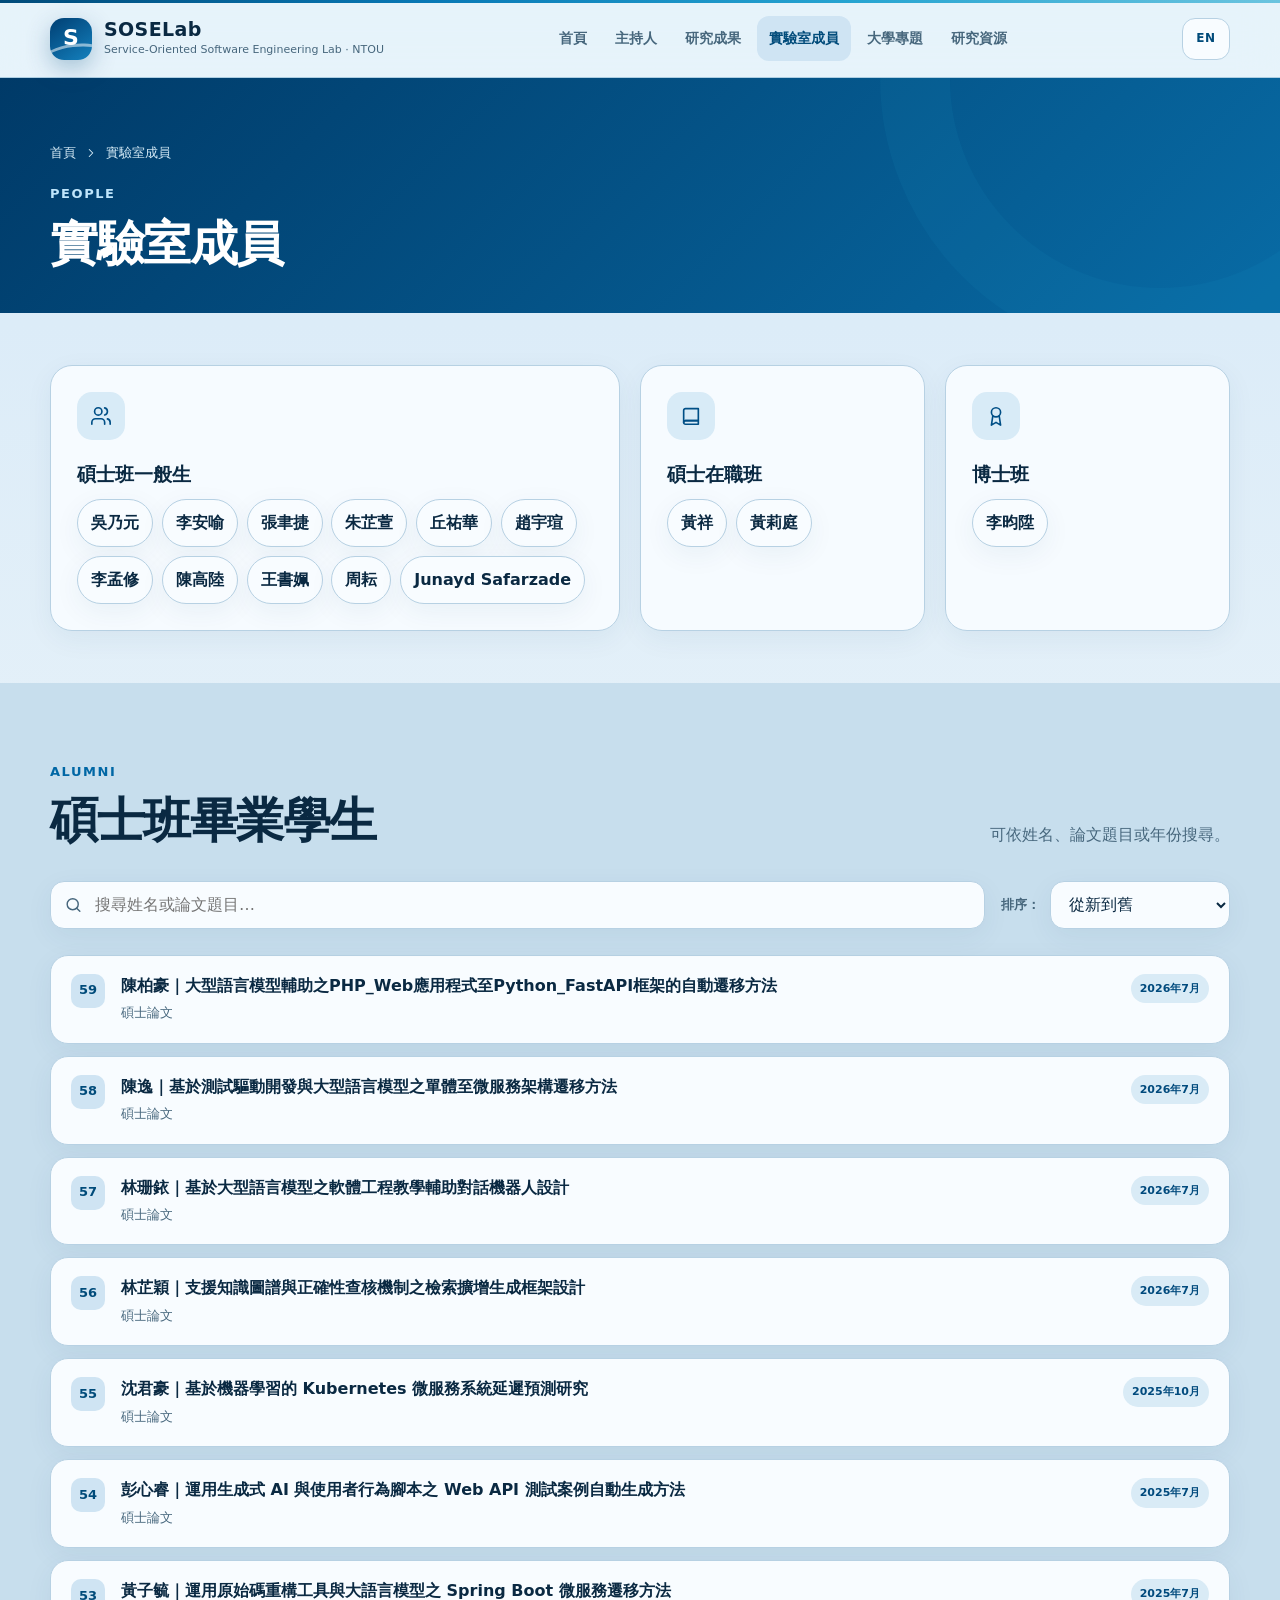
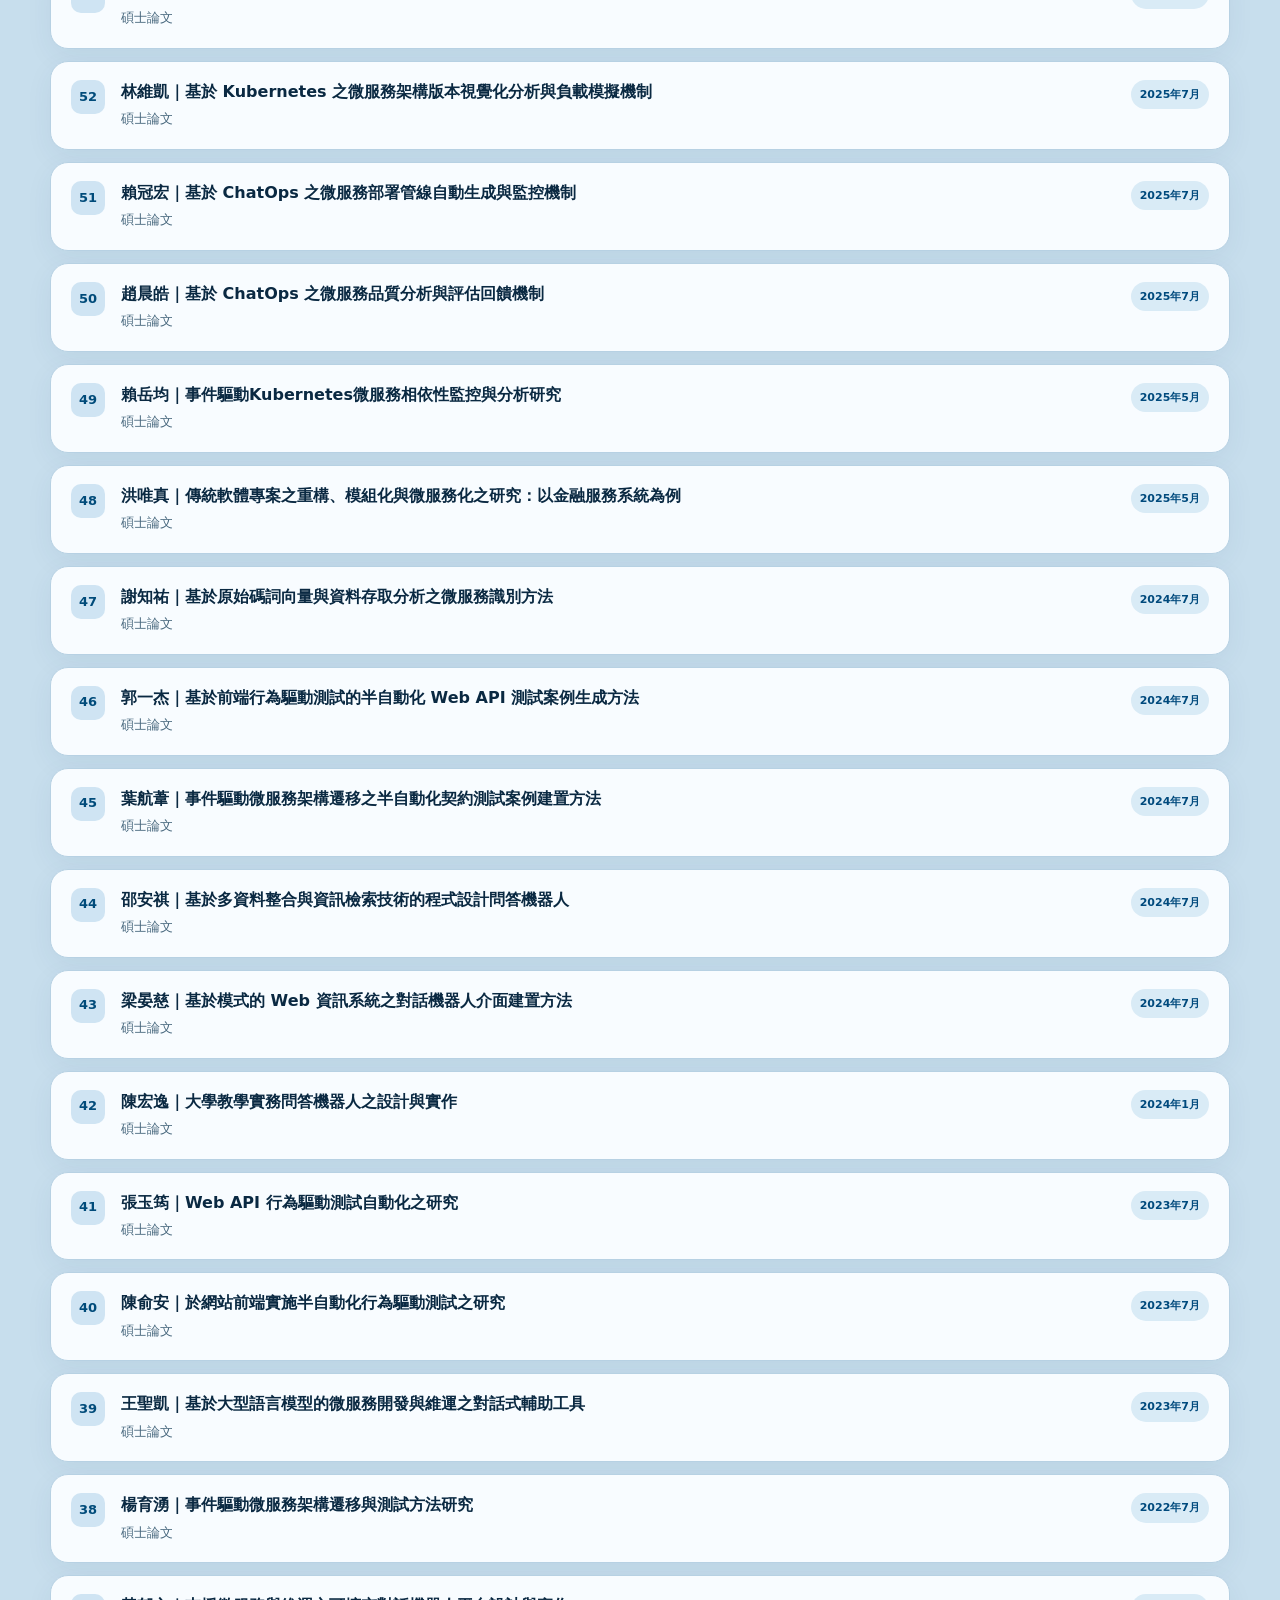
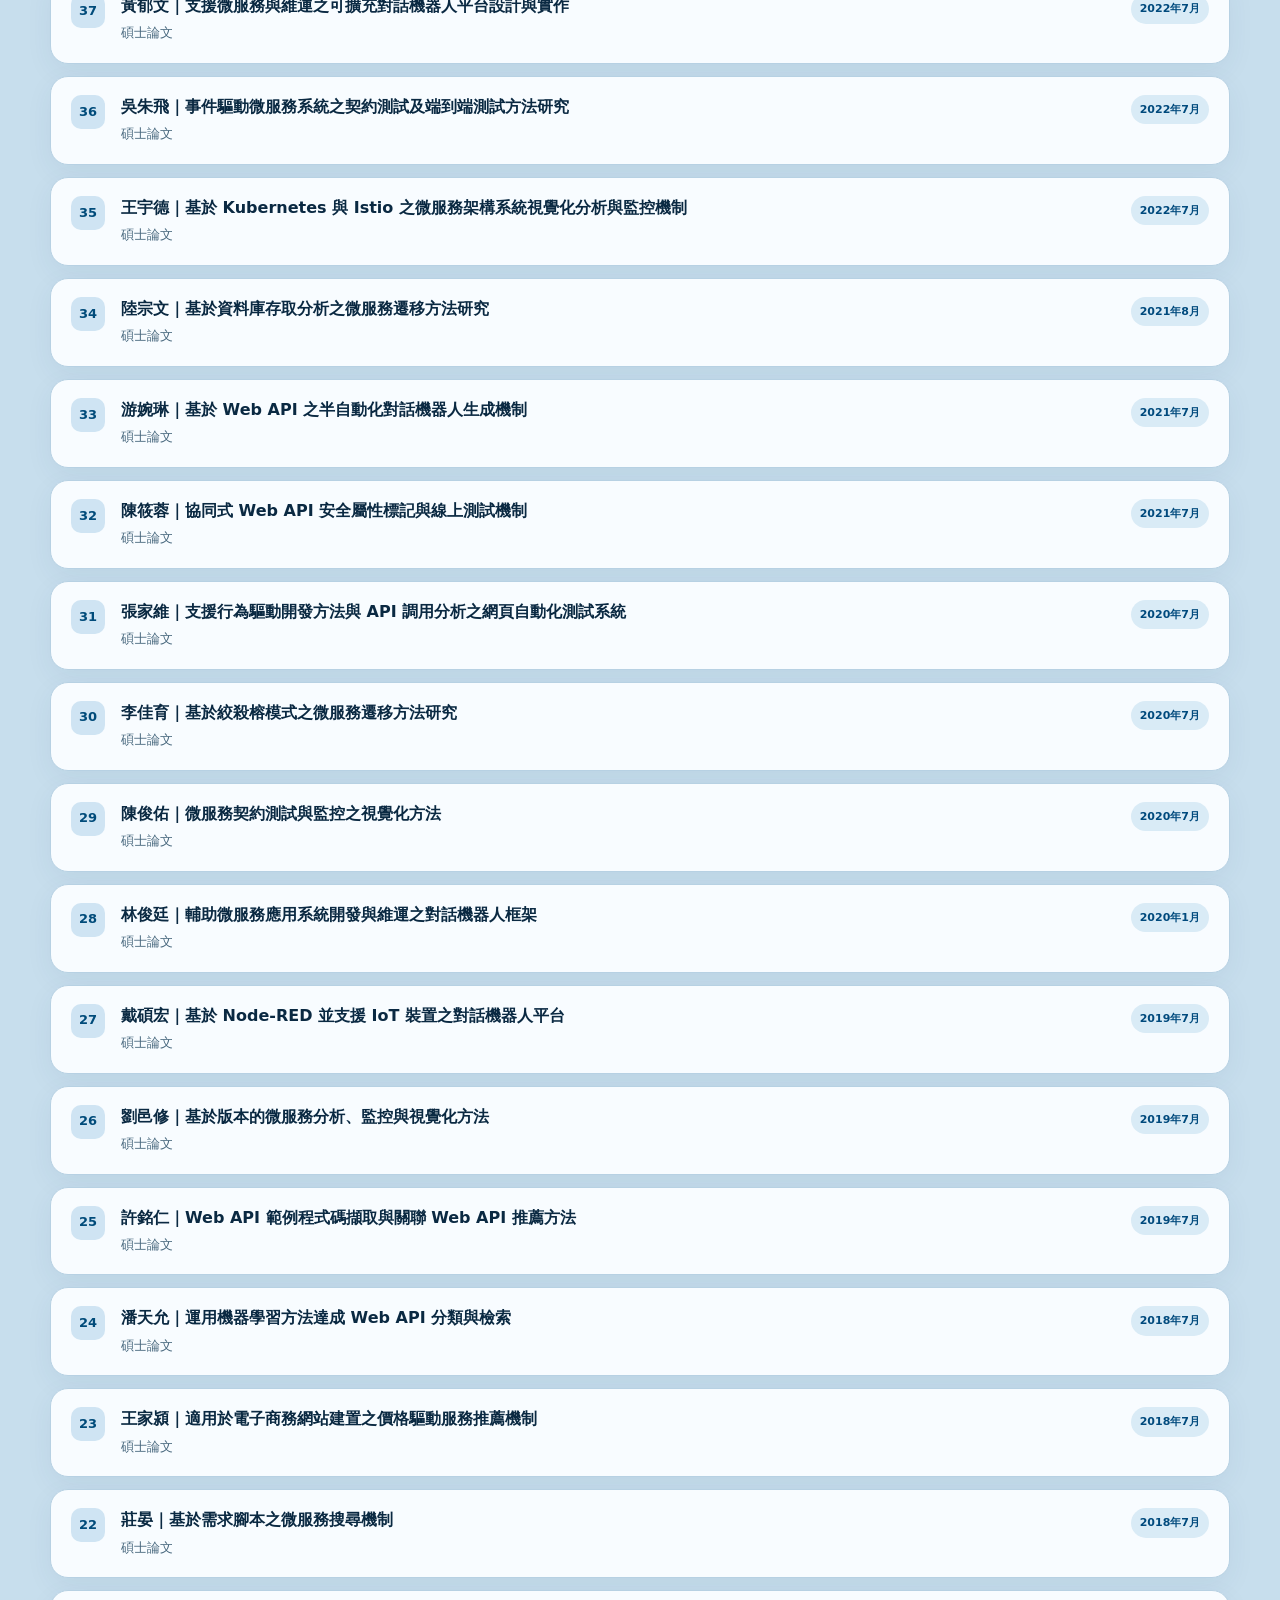
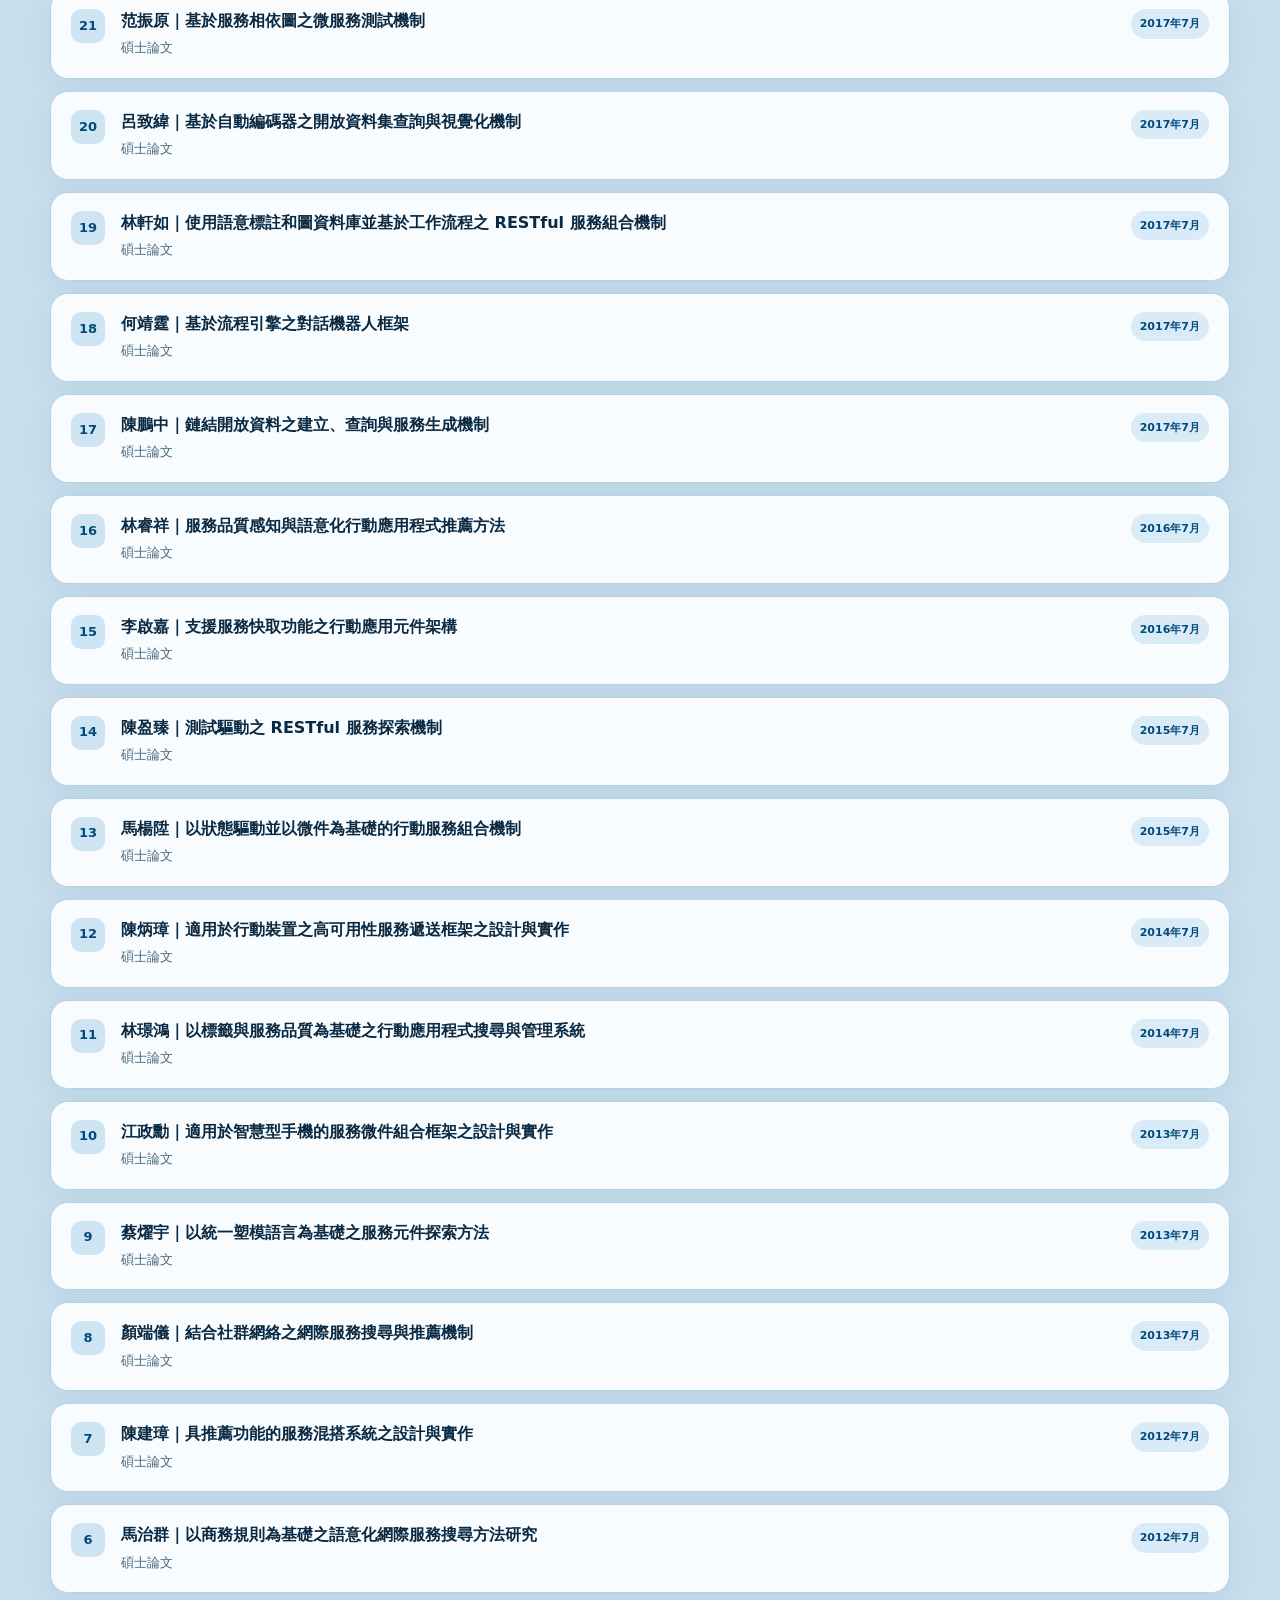
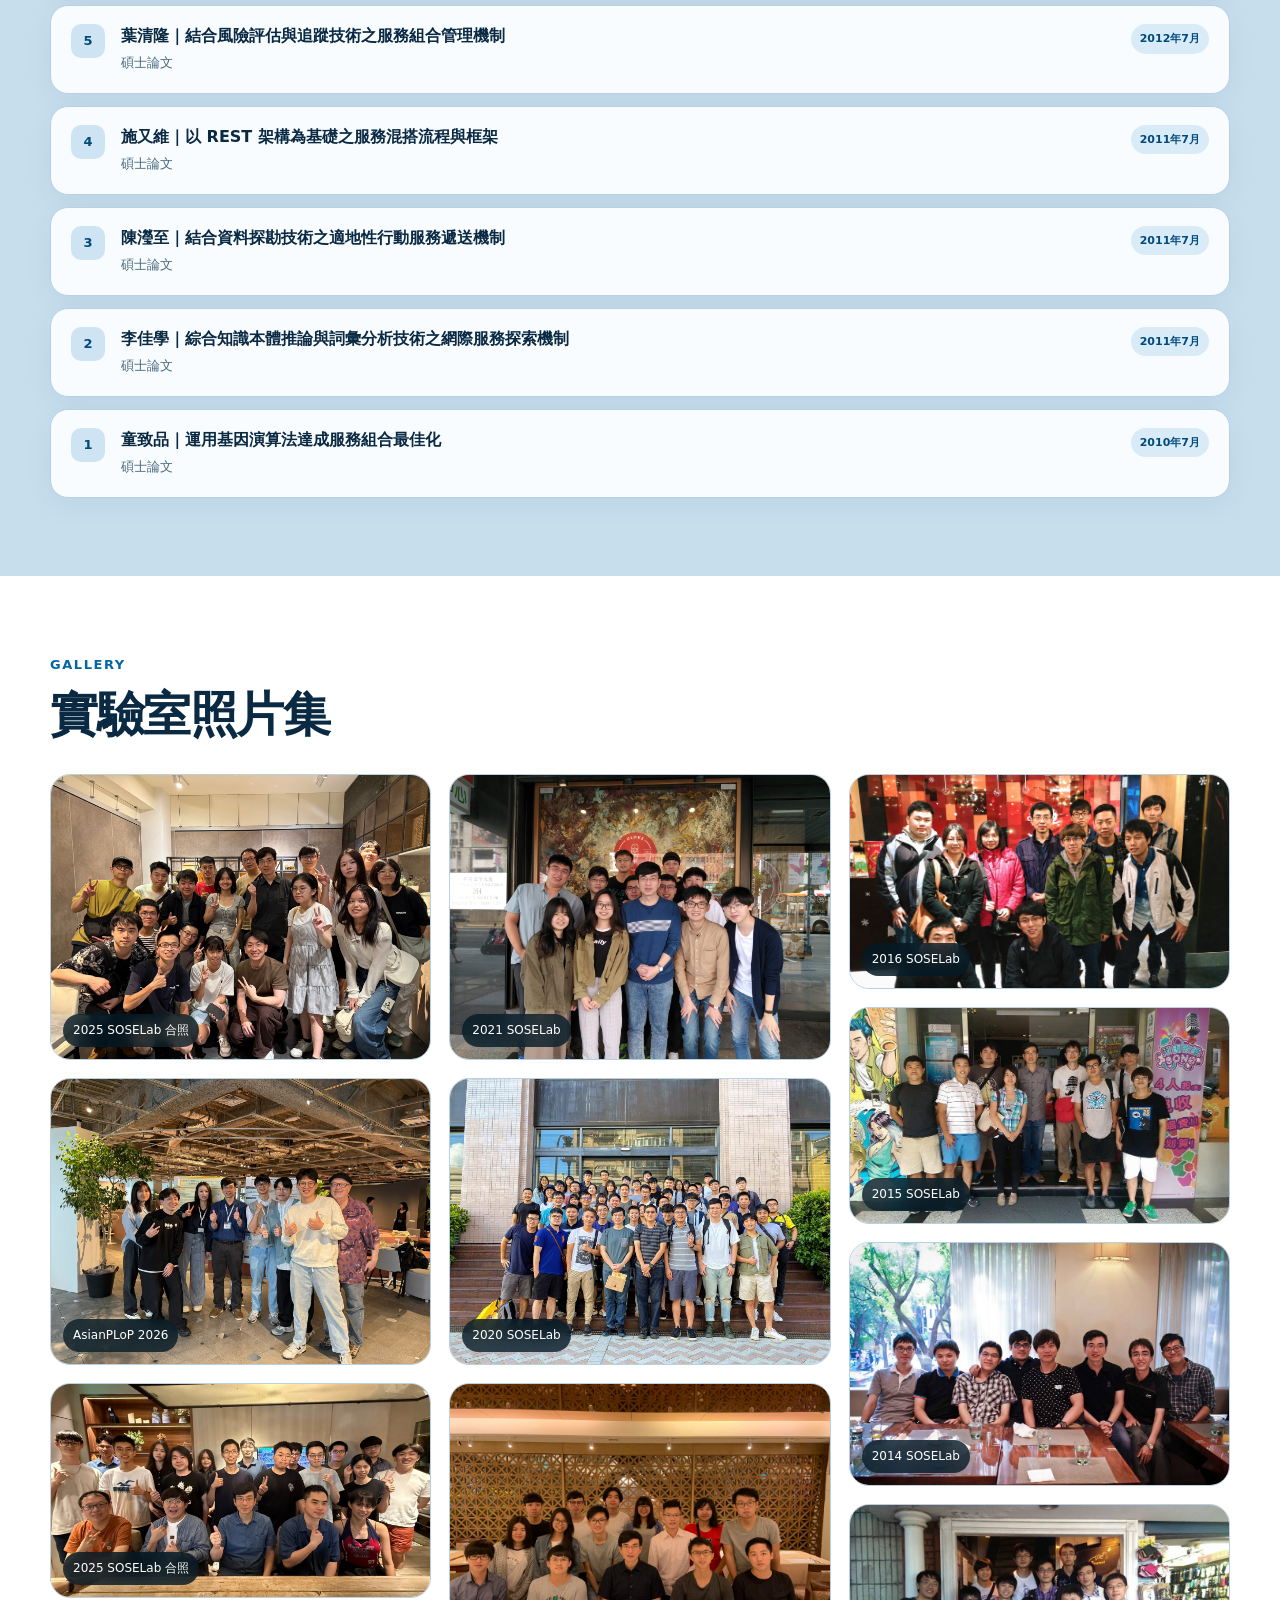
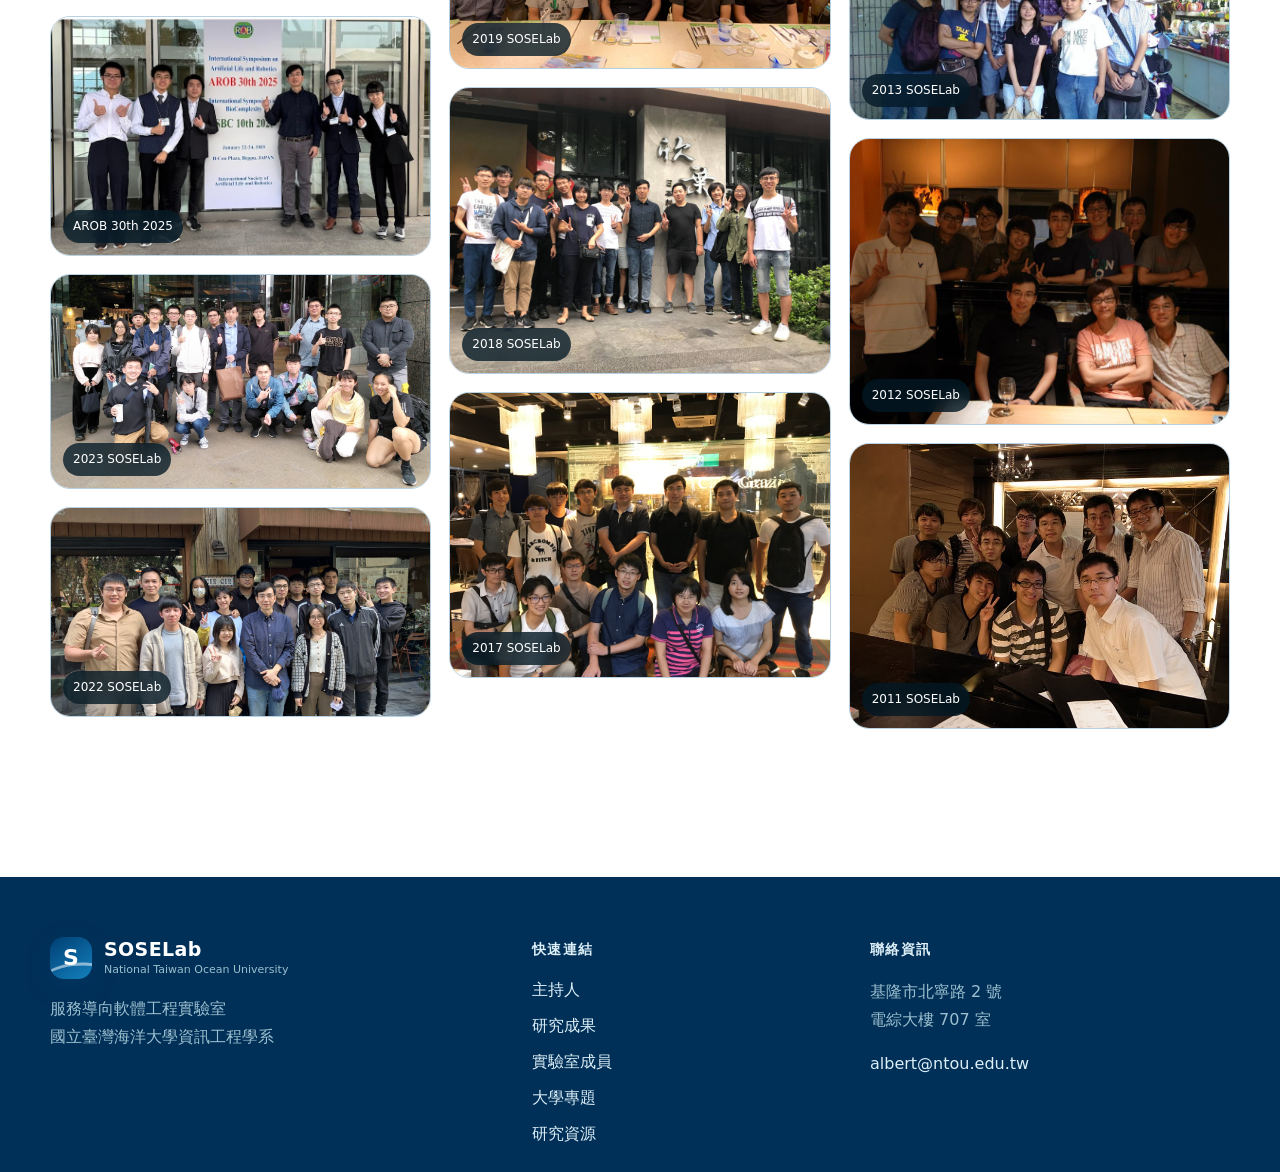
<file: people.html>
<!DOCTYPE html>

<html data-theme="light" lang="zh-Hant">

<head>
    <meta charset="utf-8" />
    <meta content="width=device-width, initial-scale=1" name="viewport" />
    <title>實驗室成員｜SOSELab</title>
    <meta content="SOSELab 在學成員、畢業生與歷年合照" name="description" />
    <meta content="#004f7c" name="theme-color" />
    <link href="assets/images/favicon.svg" rel="icon" type="image/svg+xml" />
    <link href="assets/css/site.css" rel="stylesheet" />
    <link href="en/people.html" hreflang="en" rel="alternate" />

    <style>
        /* Current members: keep the regular master's group visually dominant. */
        .current-member-grid {
            display: grid;
            grid-template-columns: minmax(0, 2fr) minmax(220px, 1fr) minmax(220px, 1fr);
            gap: 1.25rem;
            align-items: stretch;
        }

        .current-member-grid .card {
            min-width: 0;
            height: 100%;
        }

        .current-member-grid .regular-master-card {
            padding-right: 1.5rem;
        }

        .current-member-grid .members-current {
            display: flex;
            flex-wrap: wrap;
            gap: .55rem;
        }

        /* Alumni toolbar: vertically center the icon, input, label and select. */
        .alumni-toolbar {
            display: grid;
            grid-template-columns: minmax(0, 1fr) auto;
            gap: 1rem;
            align-items: center;
        }

        .alumni-toolbar .search-box {
            position: relative;
            display: flex;
            align-items: center;
            width: 100%;
            min-width: 0;
            height: 48px;
            margin: 0;
        }

        .alumni-toolbar .search-box>svg {
            position: absolute;
            left: 14px;
            top: 50%;
            transform: translateY(-50%);
            margin: 0;
            pointer-events: none;
            z-index: 1;
        }

        .alumni-toolbar .search-box input[type="search"] {
            width: 100%;
            height: 48px;
            box-sizing: border-box;
            margin: 0;
            padding: 0 16px 0 44px;
            line-height: 1.2;
        }

        .alumni-toolbar .sort-control {
            display: flex;
            align-items: center;
            gap: .6rem;
            margin: 0;
            white-space: nowrap;
        }

        .alumni-toolbar .sort-control label {
            margin: 0;
            line-height: 48px;
        }

        .alumni-toolbar .filter-select {
            height: 48px;
            margin: 0;
        }

        @media (max-width: 900px) {
            .current-member-grid {
                grid-template-columns: repeat(2, minmax(0, 1fr));
            }

            .current-member-grid .regular-master-card {
                grid-column: 1 / -1;
            }
        }

        @media (max-width: 680px) {

            .current-member-grid,
            .alumni-toolbar {
                grid-template-columns: 1fr;
            }

            .current-member-grid .regular-master-card {
                grid-column: auto;
            }

            .alumni-toolbar .sort-control {
                justify-content: flex-end;
            }
        }
    </style>

</head>

<body>
    <a class="skip-link" href="#main">跳至主要內容</a>
    <header class="site-header" id="top">
        <div class="container header-inner">
            <a aria-label="SOSELab 首頁" class="brand" href="index.html">
                <span class="brand-mark"><span>S</span></span>
                <span><strong>SOSELab</strong><small>Service-Oriented Software Engineering Lab · NTOU</small></span>
            </a>
            <nav aria-label="主要導覽" class="desktop-nav"><a class="nav-link" href="index.html">首頁</a><a class="nav-link"
                    href="director.html">主持人</a><a class="nav-link" href="publications.html">研究成果</a><a
                    class="nav-link active" href="people.html">實驗室成員</a><a class="nav-link"
                    href="projects.html">大學專題</a><a class="nav-link" href="resources.html">研究資源</a></nav>
            <div class="header-actions"><a aria-label="Switch to English" class="lang-switch" href="en/people.html"
                    lang="en">EN</a>                
            </div>
        </div>
        <nav aria-label="行動版導覽" class="mobile-nav" data-mobile-nav=""><a class="nav-link" href="index.html">首頁</a><a
                class="nav-link" href="director.html">主持人</a><a class="nav-link" href="publications.html">研究成果</a><a
                class="nav-link active" href="people.html">實驗室成員</a><a class="nav-link" href="projects.html">大學專題</a><a
                class="nav-link" href="resources.html">研究資源</a></nav>
    </header>
    <main id="main">
        <section class="page-hero">
            <div class="container">
                <div class="breadcrumbs"><a href="index.html">首頁</a><svg aria-hidden="true" class="icon" fill="none"
                        height="14" stroke="currentColor" stroke-linecap="round" stroke-linejoin="round"
                        stroke-width="1.8" viewbox="0 0 24 24" width="14">
                        <path d="m9 18 6-6-6-6"></path>
                    </svg><span>實驗室成員</span></div>
                <div class="kicker">People</div>
                <h1 class="page-title">實驗室成員</h1>
            </div>
        </section>
        <section class="section compact">
            <div class="container">
                <div class="current-member-grid">
                    <div class="card regular-master-card">
                        <div class="card-icon"><svg aria-hidden="true" class="icon" fill="none" height="22"
                                stroke="currentColor" stroke-linecap="round" stroke-linejoin="round" stroke-width="1.8"
                                viewbox="0 0 24 24" width="22">
                                <path d="M16 21v-2a4 4 0 0 0-4-4H6a4 4 0 0 0-4 4v2"></path>
                                <circle cx="9" cy="7" r="4"></circle>
                                <path d="M22 21v-2a4 4 0 0 0-3-3.87M16 3.13a4 4 0 0 1 0 7.75"></path>
                            </svg></div>
                        <h3>碩士班一般生</h3>
                        <div class="members-current">
                            <span class="member-chip">吳乃元</span>
                            <span class="member-chip">李安喻</span>
                            <span class="member-chip">張聿捷</span>
                            <span class="member-chip">朱芷萱</span>
                            <span class="member-chip">丘祐華</span>
                            <span class="member-chip">趙宇瑄</span>
                            <span class="member-chip">李孟修</span>
                            <span class="member-chip">陳高陸</span>
                            <span class="member-chip">王書姵</span>
                            <span class="member-chip">周耘</span>
                            <span class="member-chip">Junayd Safarzade</span>
                        </div>
                    </div>
                    <div class="card">
                        <div class="card-icon"><svg aria-hidden="true" class="icon" fill="none" height="22"
                                stroke="currentColor" stroke-linecap="round" stroke-linejoin="round" stroke-width="1.8"
                                viewbox="0 0 24 24" width="22">
                                <path d="M4 19a2 2 0 0 1 2-2h14V4H6a2 2 0 0 0-2 2v13Z"></path>
                                <path d="M6 17h14v4H6a2 2 0 0 1 0-4Z"></path>
                            </svg></div>
                        <h3>碩士在職班</h3>
                        <div class="members-current">
                            <span class="member-chip">黃祥</span>
                            <span class="member-chip">黃莉庭</span>
                        </div>
                    </div>
                    <div class="card">
                        <div class="card-icon"><svg aria-hidden="true" class="icon" fill="none" height="22"
                                stroke="currentColor" stroke-linecap="round" stroke-linejoin="round" stroke-width="1.8"
                                viewbox="0 0 24 24" width="22">
                                <circle cx="12" cy="8" r="5"></circle>
                                <path d="M8.5 12 7 22l5-3 5 3-1.5-10"></path>
                            </svg></div>
                        <h3>博士班</h3>
                        <div class="members-current">
                            <span class="member-chip">李昀陞</span>
                        </div>
                    </div>
                </div>
            </div>
        </section>
        <section class="section section-alt">
            <div class="container">
                <div class="section-head">
                    <div>
                        <div class="kicker">Alumni</div>
                        <h2>碩士班畢業學生</h2>
                    </div>
                    <p>可依姓名、論文題目或年份搜尋。</p>
                </div>
                <div class="toolbar alumni-toolbar">
                    <div class="search-box"><svg aria-hidden="true" class="icon" fill="none" height="19"
                            stroke="currentColor" stroke-linecap="round" stroke-linejoin="round" stroke-width="1.8"
                            viewbox="0 0 24 24" width="19">
                            <circle cx="11" cy="11" r="7"></circle>
                            <path d="m20 20-4-4"></path>
                        </svg><input data-search="" placeholder="搜尋姓名或論文題目…" type="search" /></div>
                    <div class="sort-control"><label for="alumni-records-sort">排序：</label><select class="filter-select"
                            data-sort-control="" data-sort-target="#alumni-records" id="alumni-records-sort">
                            <option value="asc">從舊到新</option>
                            <option value="desc" selected="selected">從新到舊</option>
                        </select></div>
                </div>
                <div class="list-stack" data-sort-container="" id="alumni-records">
                    <article class="list-item" data-category="graduate" data-order="1" data-search-item=""
                        data-sort-item=""><span class="list-index">1</span>
                        <div>
                            <h3>童致品｜運用基因演算法達成服務組合最佳化</h3>
                            <div class="list-meta">碩士論文</div>
                        </div><span class="pill">2010年7月</span>
                    </article>
                    <article class="list-item" data-category="graduate" data-order="2" data-search-item=""
                        data-sort-item=""><span class="list-index">2</span>
                        <div>
                            <h3>李佳學｜綜合知識本體推論與詞彙分析技術之網際服務探索機制</h3>
                            <div class="list-meta">碩士論文</div>
                        </div><span class="pill">2011年7月</span>
                    </article>
                    <article class="list-item" data-category="graduate" data-order="3" data-search-item=""
                        data-sort-item=""><span class="list-index">3</span>
                        <div>
                            <h3>陳瀅至｜結合資料探勘技術之適地性行動服務遞送機制</h3>
                            <div class="list-meta">碩士論文</div>
                        </div><span class="pill">2011年7月</span>
                    </article>
                    <article class="list-item" data-category="graduate" data-order="4" data-search-item=""
                        data-sort-item=""><span class="list-index">4</span>
                        <div>
                            <h3>施又維｜以 REST 架構為基礎之服務混搭流程與框架</h3>
                            <div class="list-meta">碩士論文</div>
                        </div><span class="pill">2011年7月</span>
                    </article>
                    <article class="list-item" data-category="graduate" data-order="7" data-search-item=""
                        data-sort-item=""><span class="list-index">7</span>
                        <div>
                            <h3>陳建璋｜具推薦功能的服務混搭系統之設計與實作</h3>
                            <div class="list-meta">碩士論文</div>
                        </div><span class="pill">2012年7月</span>
                    </article>
                    <article class="list-item" data-category="graduate" data-order="6" data-search-item=""
                        data-sort-item=""><span class="list-index">6</span>
                        <div>
                            <h3>馬治群｜以商務規則為基礎之語意化網際服務搜尋方法研究</h3>
                            <div class="list-meta">碩士論文</div>
                        </div><span class="pill">2012年7月</span>
                    </article>
                    <article class="list-item" data-category="graduate" data-order="5" data-search-item=""
                        data-sort-item=""><span class="list-index">5</span>
                        <div>
                            <h3>葉清隆｜結合風險評估與追蹤技術之服務組合管理機制</h3>
                            <div class="list-meta">碩士論文</div>
                        </div><span class="pill">2012年7月</span>
                    </article>
                    <article class="list-item" data-category="graduate" data-order="10" data-search-item=""
                        data-sort-item=""><span class="list-index">10</span>
                        <div>
                            <h3>江政勳｜適用於智慧型手機的服務微件組合框架之設計與實作</h3>
                            <div class="list-meta">碩士論文</div>
                        </div><span class="pill">2013年7月</span>
                    </article>
                    <article class="list-item" data-category="graduate" data-order="9" data-search-item=""
                        data-sort-item=""><span class="list-index">9</span>
                        <div>
                            <h3>蔡燿宇｜以統一塑模語言為基礎之服務元件探索方法</h3>
                            <div class="list-meta">碩士論文</div>
                        </div><span class="pill">2013年7月</span>
                    </article>
                    <article class="list-item" data-category="graduate" data-order="8" data-search-item=""
                        data-sort-item=""><span class="list-index">8</span>
                        <div>
                            <h3>顏端儀｜結合社群網絡之網際服務搜尋與推薦機制</h3>
                            <div class="list-meta">碩士論文</div>
                        </div><span class="pill">2013年7月</span>
                    </article>
                    <article class="list-item" data-category="graduate" data-order="11" data-search-item=""
                        data-sort-item=""><span class="list-index">11</span>
                        <div>
                            <h3>林璟鴻｜以標籤與服務品質為基礎之行動應用程式搜尋與管理系統</h3>
                            <div class="list-meta">碩士論文</div>
                        </div><span class="pill">2014年7月</span>
                    </article>
                    <article class="list-item" data-category="graduate" data-order="12" data-search-item=""
                        data-sort-item=""><span class="list-index">12</span>
                        <div>
                            <h3>陳炳璋｜適用於行動裝置之高可用性服務遞送框架之設計與實作</h3>
                            <div class="list-meta">碩士論文</div>
                        </div><span class="pill">2014年7月</span>
                    </article>
                    <article class="list-item" data-category="graduate" data-order="14" data-search-item=""
                        data-sort-item=""><span class="list-index">14</span>
                        <div>
                            <h3>陳盈臻｜測試驅動之 RESTful 服務探索機制</h3>
                            <div class="list-meta">碩士論文</div>
                        </div><span class="pill">2015年7月</span>
                    </article>
                    <article class="list-item" data-category="graduate" data-order="13" data-search-item=""
                        data-sort-item=""><span class="list-index">13</span>
                        <div>
                            <h3>馬楊陞｜以狀態驅動並以微件為基礎的行動服務組合機制</h3>
                            <div class="list-meta">碩士論文</div>
                        </div><span class="pill">2015年7月</span>
                    </article>
                    <article class="list-item" data-category="graduate" data-order="16" data-search-item=""
                        data-sort-item=""><span class="list-index">16</span>
                        <div>
                            <h3>林睿祥｜服務品質感知與語意化行動應用程式推薦方法</h3>
                            <div class="list-meta">碩士論文</div>
                        </div><span class="pill">2016年7月</span>
                    </article>
                    <article class="list-item" data-category="graduate" data-order="15" data-search-item=""
                        data-sort-item=""><span class="list-index">15</span>
                        <div>
                            <h3>李啟嘉｜支援服務快取功能之行動應用元件架構</h3>
                            <div class="list-meta">碩士論文</div>
                        </div><span class="pill">2016年7月</span>
                    </article>
                    <article class="list-item" data-category="graduate" data-order="20" data-search-item=""
                        data-sort-item=""><span class="list-index">20</span>
                        <div>
                            <h3>呂致緯｜基於自動編碼器之開放資料集查詢與視覺化機制</h3>
                            <div class="list-meta">碩士論文</div>
                        </div><span class="pill">2017年7月</span>
                    </article>
                    <article class="list-item" data-category="graduate" data-order="21" data-search-item=""
                        data-sort-item=""><span class="list-index">21</span>
                        <div>
                            <h3>范振原｜基於服務相依圖之微服務測試機制</h3>
                            <div class="list-meta">碩士論文</div>
                        </div><span class="pill">2017年7月</span>
                    </article>
                    <article class="list-item" data-category="graduate" data-order="17" data-search-item=""
                        data-sort-item=""><span class="list-index">17</span>
                        <div>
                            <h3>陳鵬中｜鏈結開放資料之建立、查詢與服務生成機制</h3>
                            <div class="list-meta">碩士論文</div>
                        </div><span class="pill">2017年7月</span>
                    </article>
                    <article class="list-item" data-category="graduate" data-order="18" data-search-item=""
                        data-sort-item=""><span class="list-index">18</span>
                        <div>
                            <h3>何靖霆｜基於流程引擎之對話機器人框架</h3>
                            <div class="list-meta">碩士論文</div>
                        </div><span class="pill">2017年7月</span>
                    </article>
                    <article class="list-item" data-category="graduate" data-order="19" data-search-item=""
                        data-sort-item=""><span class="list-index">19</span>
                        <div>
                            <h3>林軒如｜使用語意標註和圖資料庫並基於工作流程之 RESTful 服務組合機制</h3>
                            <div class="list-meta">碩士論文</div>
                        </div><span class="pill">2017年7月</span>
                    </article>
                    <article class="list-item" data-category="graduate" data-order="24" data-search-item=""
                        data-sort-item=""><span class="list-index">24</span>
                        <div>
                            <h3>潘天允｜運用機器學習方法達成 Web API 分類與檢索</h3>
                            <div class="list-meta">碩士論文</div>
                        </div><span class="pill">2018年7月</span>
                    </article>
                    <article class="list-item" data-category="graduate" data-order="23" data-search-item=""
                        data-sort-item=""><span class="list-index">23</span>
                        <div>
                            <h3>王家潁｜適用於電子商務網站建置之價格驅動服務推薦機制</h3>
                            <div class="list-meta">碩士論文</div>
                        </div><span class="pill">2018年7月</span>
                    </article>
                    <article class="list-item" data-category="graduate" data-order="22" data-search-item=""
                        data-sort-item=""><span class="list-index">22</span>
                        <div>
                            <h3>莊晏｜基於需求腳本之微服務搜尋機制</h3>
                            <div class="list-meta">碩士論文</div>
                        </div><span class="pill">2018年7月</span>
                    </article>
                    <article class="list-item" data-category="graduate" data-order="26" data-search-item=""
                        data-sort-item=""><span class="list-index">26</span>
                        <div>
                            <h3>劉邑修｜基於版本的微服務分析、監控與視覺化方法</h3>
                            <div class="list-meta">碩士論文</div>
                        </div><span class="pill">2019年7月</span>
                    </article>
                    <article class="list-item" data-category="graduate" data-order="25" data-search-item=""
                        data-sort-item=""><span class="list-index">25</span>
                        <div>
                            <h3>許銘仁｜Web API 範例程式碼擷取與關聯 Web API 推薦方法</h3>
                            <div class="list-meta">碩士論文</div>
                        </div><span class="pill">2019年7月</span>
                    </article>
                    <article class="list-item" data-category="graduate" data-order="27" data-search-item=""
                        data-sort-item=""><span class="list-index">27</span>
                        <div>
                            <h3>戴碩宏｜基於 Node-RED 並支援 IoT 裝置之對話機器人平台</h3>
                            <div class="list-meta">碩士論文</div>
                        </div><span class="pill">2019年7月</span>
                    </article>
                    <article class="list-item" data-category="graduate" data-order="28" data-search-item=""
                        data-sort-item=""><span class="list-index">28</span>
                        <div>
                            <h3>林俊廷｜輔助微服務應用系統開發與維運之對話機器人框架</h3>
                            <div class="list-meta">碩士論文</div>
                        </div><span class="pill">2020年1月</span>
                    </article>
                    <article class="list-item" data-category="graduate" data-order="31" data-search-item=""
                        data-sort-item=""><span class="list-index">31</span>
                        <div>
                            <h3>張家維｜支援行為驅動開發方法與 API 調用分析之網頁自動化測試系統</h3>
                            <div class="list-meta">碩士論文</div>
                        </div><span class="pill">2020年7月</span>
                    </article>
                    <article class="list-item" data-category="graduate" data-order="29" data-search-item=""
                        data-sort-item=""><span class="list-index">29</span>
                        <div>
                            <h3>陳俊佑｜微服務契約測試與監控之視覺化方法</h3>
                            <div class="list-meta">碩士論文</div>
                        </div><span class="pill">2020年7月</span>
                    </article>
                    <article class="list-item" data-category="graduate" data-order="30" data-search-item=""
                        data-sort-item=""><span class="list-index">30</span>
                        <div>
                            <h3>李佳育｜基於絞殺榕模式之微服務遷移方法研究</h3>
                            <div class="list-meta">碩士論文</div>
                        </div><span class="pill">2020年7月</span>
                    </article>
                    <article class="list-item" data-category="graduate" data-order="33" data-search-item=""
                        data-sort-item=""><span class="list-index">33</span>
                        <div>
                            <h3>游婉琳｜基於 Web API 之半自動化對話機器人生成機制</h3>
                            <div class="list-meta">碩士論文</div>
                        </div><span class="pill">2021年7月</span>
                    </article>
                    <article class="list-item" data-category="graduate" data-order="32" data-search-item=""
                        data-sort-item=""><span class="list-index">32</span>
                        <div>
                            <h3>陳筱蓉｜協同式 Web API 安全屬性標記與線上測試機制</h3>
                            <div class="list-meta">碩士論文</div>
                        </div><span class="pill">2021年7月</span>
                    </article>
                    <article class="list-item" data-category="graduate" data-order="34" data-search-item=""
                        data-sort-item=""><span class="list-index">34</span>
                        <div>
                            <h3>陸宗文｜基於資料庫存取分析之微服務遷移方法研究</h3>
                            <div class="list-meta">碩士論文</div>
                        </div><span class="pill">2021年8月</span>
                    </article>
                    <article class="list-item" data-category="graduate" data-order="38" data-search-item=""
                        data-sort-item=""><span class="list-index">38</span>
                        <div>
                            <h3>楊育湧｜事件驅動微服務架構遷移與測試方法研究</h3>
                            <div class="list-meta">碩士論文</div>
                        </div><span class="pill">2022年7月</span>
                    </article>
                    <article class="list-item" data-category="graduate" data-order="37" data-search-item=""
                        data-sort-item=""><span class="list-index">37</span>
                        <div>
                            <h3>黃郁文｜支援微服務與維運之可擴充對話機器人平台設計與實作</h3>
                            <div class="list-meta">碩士論文</div>
                        </div><span class="pill">2022年7月</span>
                    </article>
                    <article class="list-item" data-category="graduate" data-order="36" data-search-item=""
                        data-sort-item=""><span class="list-index">36</span>
                        <div>
                            <h3>吳朱飛｜事件驅動微服務系統之契約測試及端到端測試方法研究</h3>
                            <div class="list-meta">碩士論文</div>
                        </div><span class="pill">2022年7月</span>
                    </article>
                    <article class="list-item" data-category="graduate" data-order="35" data-search-item=""
                        data-sort-item=""><span class="list-index">35</span>
                        <div>
                            <h3>王宇德｜基於 Kubernetes 與 Istio 之微服務架構系統視覺化分析與監控機制</h3>
                            <div class="list-meta">碩士論文</div>
                        </div><span class="pill">2022年7月</span>
                    </article>
                    <article class="list-item" data-category="graduate" data-order="41" data-search-item=""
                        data-sort-item=""><span class="list-index">41</span>
                        <div>
                            <h3>張玉筠｜Web API 行為驅動測試自動化之研究</h3>
                            <div class="list-meta">碩士論文</div>
                        </div><span class="pill">2023年7月</span>
                    </article>
                    <article class="list-item" data-category="graduate" data-order="40" data-search-item=""
                        data-sort-item=""><span class="list-index">40</span>
                        <div>
                            <h3>陳俞安｜於網站前端實施半自動化行為驅動測試之研究</h3>
                            <div class="list-meta">碩士論文</div>
                        </div><span class="pill">2023年7月</span>
                    </article>
                    <article class="list-item" data-category="graduate" data-order="39" data-search-item=""
                        data-sort-item=""><span class="list-index">39</span>
                        <div>
                            <h3>王聖凱｜基於大型語言模型的微服務開發與維運之對話式輔助工具</h3>
                            <div class="list-meta">碩士論文</div>
                        </div><span class="pill">2023年7月</span>
                    </article>
                    <article class="list-item" data-category="graduate" data-order="42" data-search-item=""
                        data-sort-item=""><span class="list-index">42</span>
                        <div>
                            <h3>陳宏逸｜大學教學實務問答機器人之設計與實作</h3>
                            <div class="list-meta">碩士論文</div>
                        </div><span class="pill">2024年1月</span>
                    </article>
                    <article class="list-item" data-category="graduate" data-order="47" data-search-item=""
                        data-sort-item=""><span class="list-index">47</span>
                        <div>
                            <h3>謝知祐｜基於原始碼詞向量與資料存取分析之微服務識別方法</h3>
                            <div class="list-meta">碩士論文</div>
                        </div><span class="pill">2024年7月</span>
                    </article>
                    <article class="list-item" data-category="graduate" data-order="46" data-search-item=""
                        data-sort-item=""><span class="list-index">46</span>
                        <div>
                            <h3>郭一杰｜基於前端行為驅動測試的半自動化 Web API 測試案例生成方法</h3>
                            <div class="list-meta">碩士論文</div>
                        </div><span class="pill">2024年7月</span>
                    </article>
                    <article class="list-item" data-category="graduate" data-order="45" data-search-item=""
                        data-sort-item=""><span class="list-index">45</span>
                        <div>
                            <h3>葉航葦｜事件驅動微服務架構遷移之半自動化契約測試案例建置方法</h3>
                            <div class="list-meta">碩士論文</div>
                        </div><span class="pill">2024年7月</span>
                    </article>
                    <article class="list-item" data-category="graduate" data-order="44" data-search-item=""
                        data-sort-item=""><span class="list-index">44</span>
                        <div>
                            <h3>邵安祺｜基於多資料整合與資訊檢索技術的程式設計問答機器人</h3>
                            <div class="list-meta">碩士論文</div>
                        </div><span class="pill">2024年7月</span>
                    </article>
                    <article class="list-item" data-category="graduate" data-order="43" data-search-item=""
                        data-sort-item=""><span class="list-index">43</span>
                        <div>
                            <h3>梁晏慈｜基於模式的 Web 資訊系統之對話機器人介面建置方法</h3>
                            <div class="list-meta">碩士論文</div>
                        </div><span class="pill">2024年7月</span>
                    </article>
                    <article class="list-item" data-category="graduate" data-order="48" data-search-item=""
                        data-sort-item=""><span class="list-index">48</span>
                        <div>
                            <h3>洪唯真｜傳統軟體專案之重構、模組化與微服務化之研究：以金融服務系統為例</h3>
                            <div class="list-meta">碩士論文</div>
                        </div><span class="pill">2025年5月</span>
                    </article>
                    <article class="list-item" data-category="graduate" data-order="49" data-search-item=""
                        data-sort-item=""><span class="list-index">49</span>
                        <div>
                            <h3>賴岳均｜事件驅動Kubernetes微服務相依性監控與分析研究</h3>
                            <div class="list-meta">碩士論文</div>
                        </div><span class="pill">2025年5月</span>
                    </article>
                    <article class="list-item" data-category="graduate" data-order="54" data-search-item=""
                        data-sort-item=""><span class="list-index">54</span>
                        <div>
                            <h3>彭心睿｜運用生成式 AI 與使用者行為腳本之 Web API 測試案例自動生成方法</h3>
                            <div class="list-meta">碩士論文</div>
                        </div><span class="pill">2025年7月</span>
                    </article>
                    <article class="list-item" data-category="graduate" data-order="53" data-search-item=""
                        data-sort-item=""><span class="list-index">53</span>
                        <div>
                            <h3>黃子毓｜運用原始碼重構工具與大語言模型之 Spring Boot 微服務遷移方法</h3>
                            <div class="list-meta">碩士論文</div>
                        </div><span class="pill">2025年7月</span>
                    </article>
                    <article class="list-item" data-category="graduate" data-order="52" data-search-item=""
                        data-sort-item=""><span class="list-index">52</span>
                        <div>
                            <h3>林維凱｜基於 Kubernetes 之微服務架構版本視覺化分析與負載模擬機制</h3>
                            <div class="list-meta">碩士論文</div>
                        </div><span class="pill">2025年7月</span>
                    </article>
                    <article class="list-item" data-category="graduate" data-order="51" data-search-item=""
                        data-sort-item=""><span class="list-index">51</span>
                        <div>
                            <h3>賴冠宏｜基於 ChatOps 之微服務部署管線自動生成與監控機制</h3>
                            <div class="list-meta">碩士論文</div>
                        </div><span class="pill">2025年7月</span>
                    </article>
                    <article class="list-item" data-category="graduate" data-order="50" data-search-item=""
                        data-sort-item=""><span class="list-index">50</span>
                        <div>
                            <h3>趙晨皓｜基於 ChatOps 之微服務品質分析與評估回饋機制</h3>
                            <div class="list-meta">碩士論文</div>
                        </div><span class="pill">2025年7月</span>
                    </article>
                    <article class="list-item" data-category="graduate" data-order="55" data-search-item=""
                        data-sort-item=""><span class="list-index">55</span>
                        <div>
                            <h3>沈君豪｜基於機器學習的 Kubernetes 微服務系統延遲預測研究</h3>
                            <div class="list-meta">碩士論文</div>
                        </div><span class="pill">2025年10月</span>
                    </article>
                    <article class="list-item" data-category="graduate" data-order="59" data-search-item=""
                        data-sort-item=""><span class="list-index">59</span>
                        <div>
                            <h3>陳柏豪｜大型語言模型輔助之PHP_Web應用程式至Python_FastAPI框架的自動遷移方法</h3>
                            <div class="list-meta">碩士論文</div>
                        </div><span class="pill">2026年7月</span>
                    </article>
                    <article class="list-item" data-category="graduate" data-order="58" data-search-item=""
                        data-sort-item=""><span class="list-index">58</span>
                        <div>
                            <h3>陳逸｜基於測試驅動開發與大型語言模型之單體至微服務架構遷移方法</h3>
                            <div class="list-meta">碩士論文</div>
                        </div><span class="pill">2026年7月</span>
                    </article>
                    <article class="list-item" data-category="graduate" data-order="57" data-search-item=""
                        data-sort-item=""><span class="list-index">57</span>
                        <div>
                            <h3>林珊銥｜基於大型語言模型之軟體工程教學輔助對話機器人設計</h3>
                            <div class="list-meta">碩士論文</div>
                        </div><span class="pill">2026年7月</span>
                    </article>
                    <article class="list-item" data-category="graduate" data-order="56" data-search-item=""
                        data-sort-item=""><span class="list-index">56</span>
                        <div>
                            <h3>林芷穎｜支援知識圖譜與正確性查核機制之檢索擴增生成框架設計</h3>
                            <div class="list-meta">碩士論文</div>
                        </div><span class="pill">2026年7月</span>
                    </article>

                </div>
                <div class="empty-state" data-empty="">找不到符合條件的成員。</div>
            </div>
        </section>
        <section class="section">
            <div class="container">
                <div class="section-head">
                    <div>
                        <div class="kicker">Gallery</div>
                        <h2>實驗室照片集</h2>
                    </div>
                </div>
                <div class="gallery">
                    <figure><img alt="SOSELab 2026 實驗室合照" loading="lazy" src="assets/images/soselab-2026.jpg" />
                        <figcaption>2025 SOSELab 合照</figcaption>
                    </figure>
                    <figure><img alt="SOSELab 參與 AsianPLoP 2026 研討會合照" loading="lazy"
                            src="assets/images/soselab-2026-asianplop.jpg" />
                        <figcaption>AsianPLoP 2026</figcaption>
                    </figure>
                    <figure><img alt="SOSELab 2025 實驗室合照" loading="lazy" src="assets/images/soselab-2025.jpg" />
                        <figcaption>2025 SOSELab 合照</figcaption>
                    </figure>
                    <figure><img alt="SOSELab 參與 AROB 30th 2025 研討會合照" loading="lazy"
                            src="assets/images/soselab-2025-arob.jpeg" />
                        <figcaption>AROB 30th 2025</figcaption>
                    </figure>

                    <figure><img alt="SOSELab 2023 合照" loading="lazy" src="assets/images/soselab-2023.png" />
                        <figcaption>2023 SOSELab</figcaption>
                    </figure>
                    <figure><img alt="SOSELab 2022 合照" loading="lazy" src="assets/images/soselab-2022.jpg" />
                        <figcaption>2022 SOSELab</figcaption>
                    </figure>
                    <figure><img alt="SOSELab 2021 合照" loading="lazy" src="assets/images/soselab-2021.jpg" />
                        <figcaption>2021 SOSELab</figcaption>
                    </figure>
                    <figure><img alt="SOSELab 2020 合照" loading="lazy" src="assets/images/soselab-2020.jpg" />
                        <figcaption>2020 SOSELab</figcaption>
                    </figure>
                    <figure><img alt="SOSELab 2019 合照" loading="lazy" src="assets/images/soselab-2019.jpg" />
                        <figcaption>2019 SOSELab</figcaption>
                    </figure>
                    <figure><img alt="SOSELab 2018 合照" loading="lazy" src="assets/images/soselab-2018.jpg" />
                        <figcaption>2018 SOSELab</figcaption>
                    </figure>
                    <figure><img alt="SOSELab 2017 合照" loading="lazy" src="assets/images/soselab-2017.jpg" />
                        <figcaption>2017 SOSELab</figcaption>
                    </figure>
					<figure><img alt="SOSELab 2016 合照" loading="lazy" src="assets/images/soselab-2016.png" />
                        <figcaption>2016 SOSELab</figcaption>
                    </figure>
                    <figure><img alt="SOSELab 2015 合照" loading="lazy" src="assets/images/soselab-2015.jpg" />
                        <figcaption>2015 SOSELab</figcaption>
                    </figure>
                    <figure><img alt="SOSELab 2014 合照" loading="lazy" src="assets/images/soselab-2014.jpg" />
                        <figcaption>2014 SOSELab</figcaption>
                    </figure>
                    <figure><img alt="SOSELab 2013 合照" loading="lazy" src="assets/images/soselab-2013.jpg" />
                        <figcaption>2013 SOSELab</figcaption>
                    </figure>
                    <figure><img alt="SOSELab 2012 合照" loading="lazy" src="assets/images/soselab-2012.jpg" />
                        <figcaption>2012 SOSELab</figcaption>
                    </figure>
                    <figure><img alt="SOSELab 2011 合照" loading="lazy" src="assets/images/soselab-2011.jpg" />
                        <figcaption>2011 SOSELab</figcaption>
                    </figure>
                </div>
            </div>
        </section>
    </main>
    <footer class="site-footer">
        <div class="container footer-grid">
            <div><a class="brand footer-brand" href="index.html"><span
                        class="brand-mark"><span>S</span></span><span><strong>SOSELab</strong><small>National Taiwan
                            Ocean University</small></span></a>
                <p>服務導向軟體工程實驗室<br />國立臺灣海洋大學資訊工程學系</p>
            </div>
            <div>
                <h3>快速連結</h3>
                <div class="footer-links"><a href="director.html">主持人</a><a href="publications.html">研究成果</a><a
                        href="people.html">實驗室成員</a><a href="projects.html">大學專題</a><a href="resources.html">研究資源</a>
                </div>
            </div>
            <div>
                <h3>聯絡資訊</h3>
                <p>基隆市北寧路 2 號<br />電綜大樓 707 室</p><a href="mailto:albert@ntou.edu.tw">albert@ntou.edu.tw</a>
            </div>
        </div>
    </footer>
    <script src="assets/js/site.js"></script>
</body>

</html>
</file>
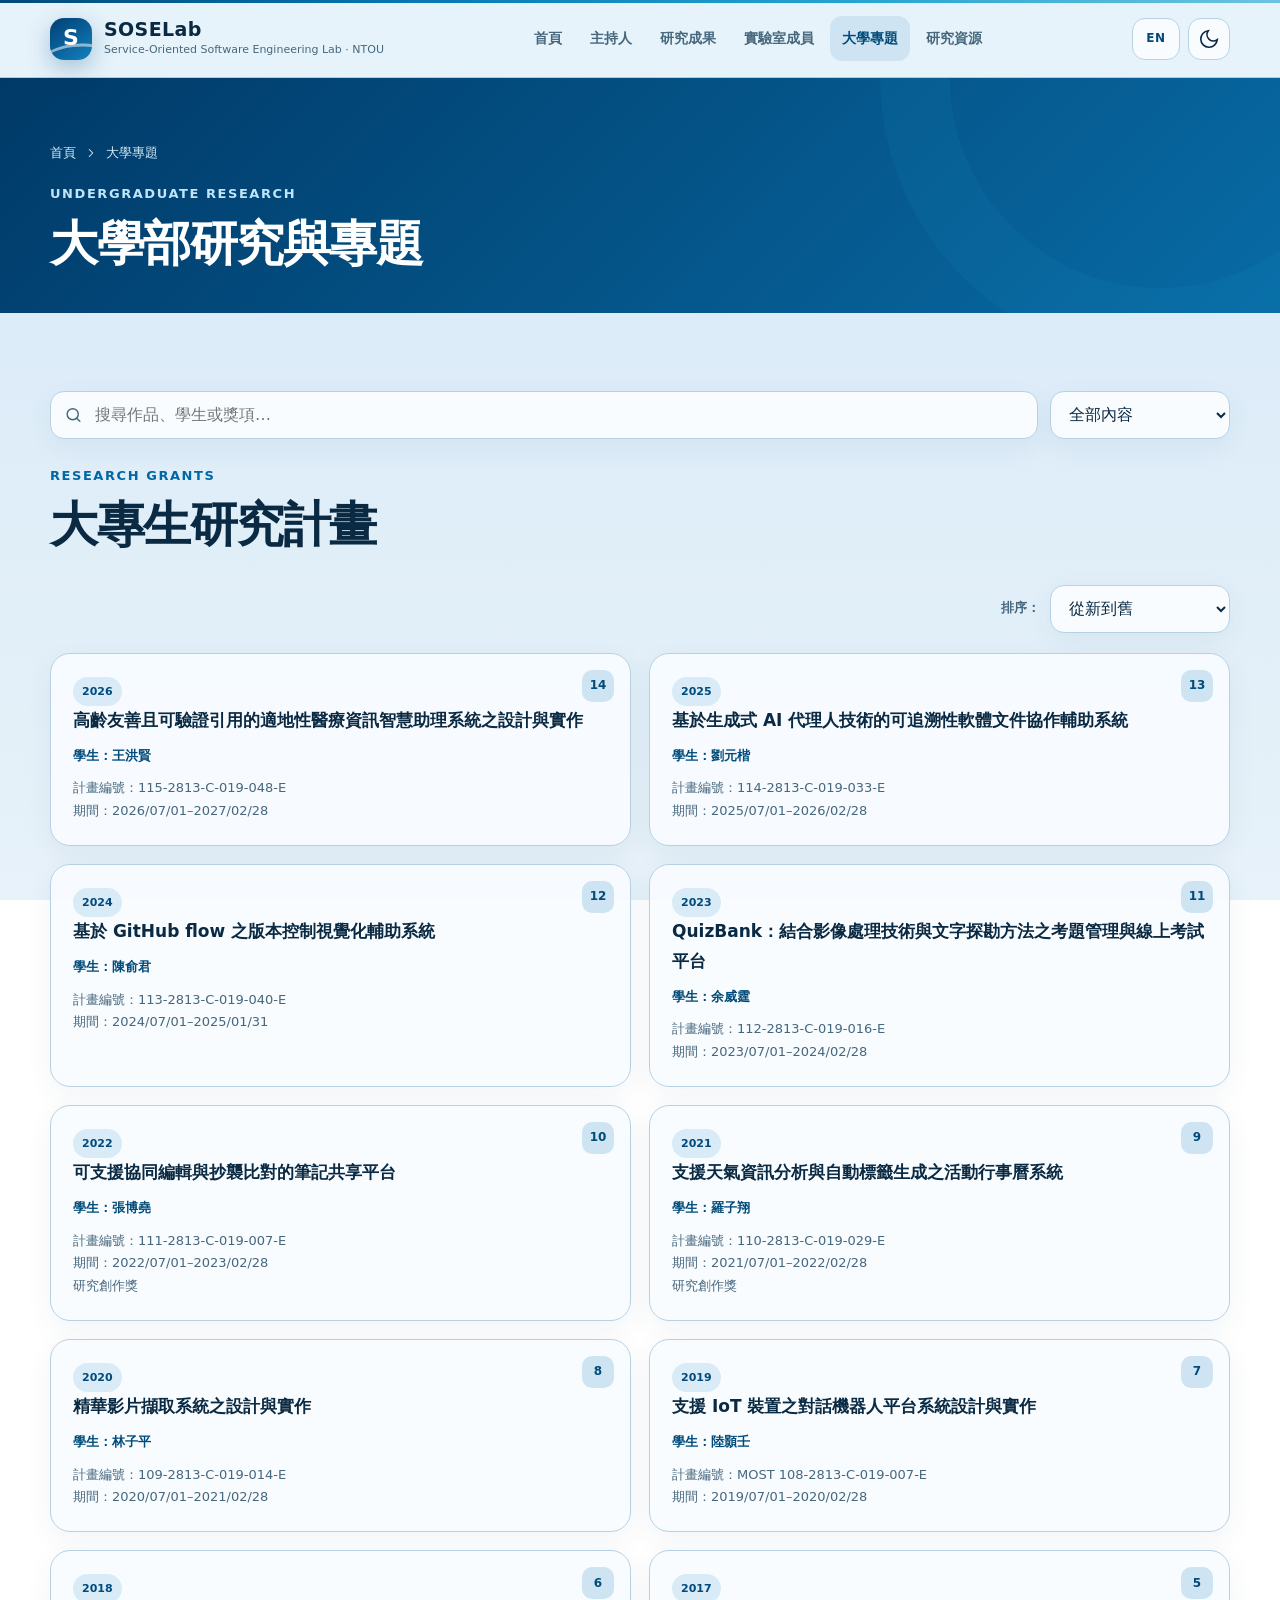
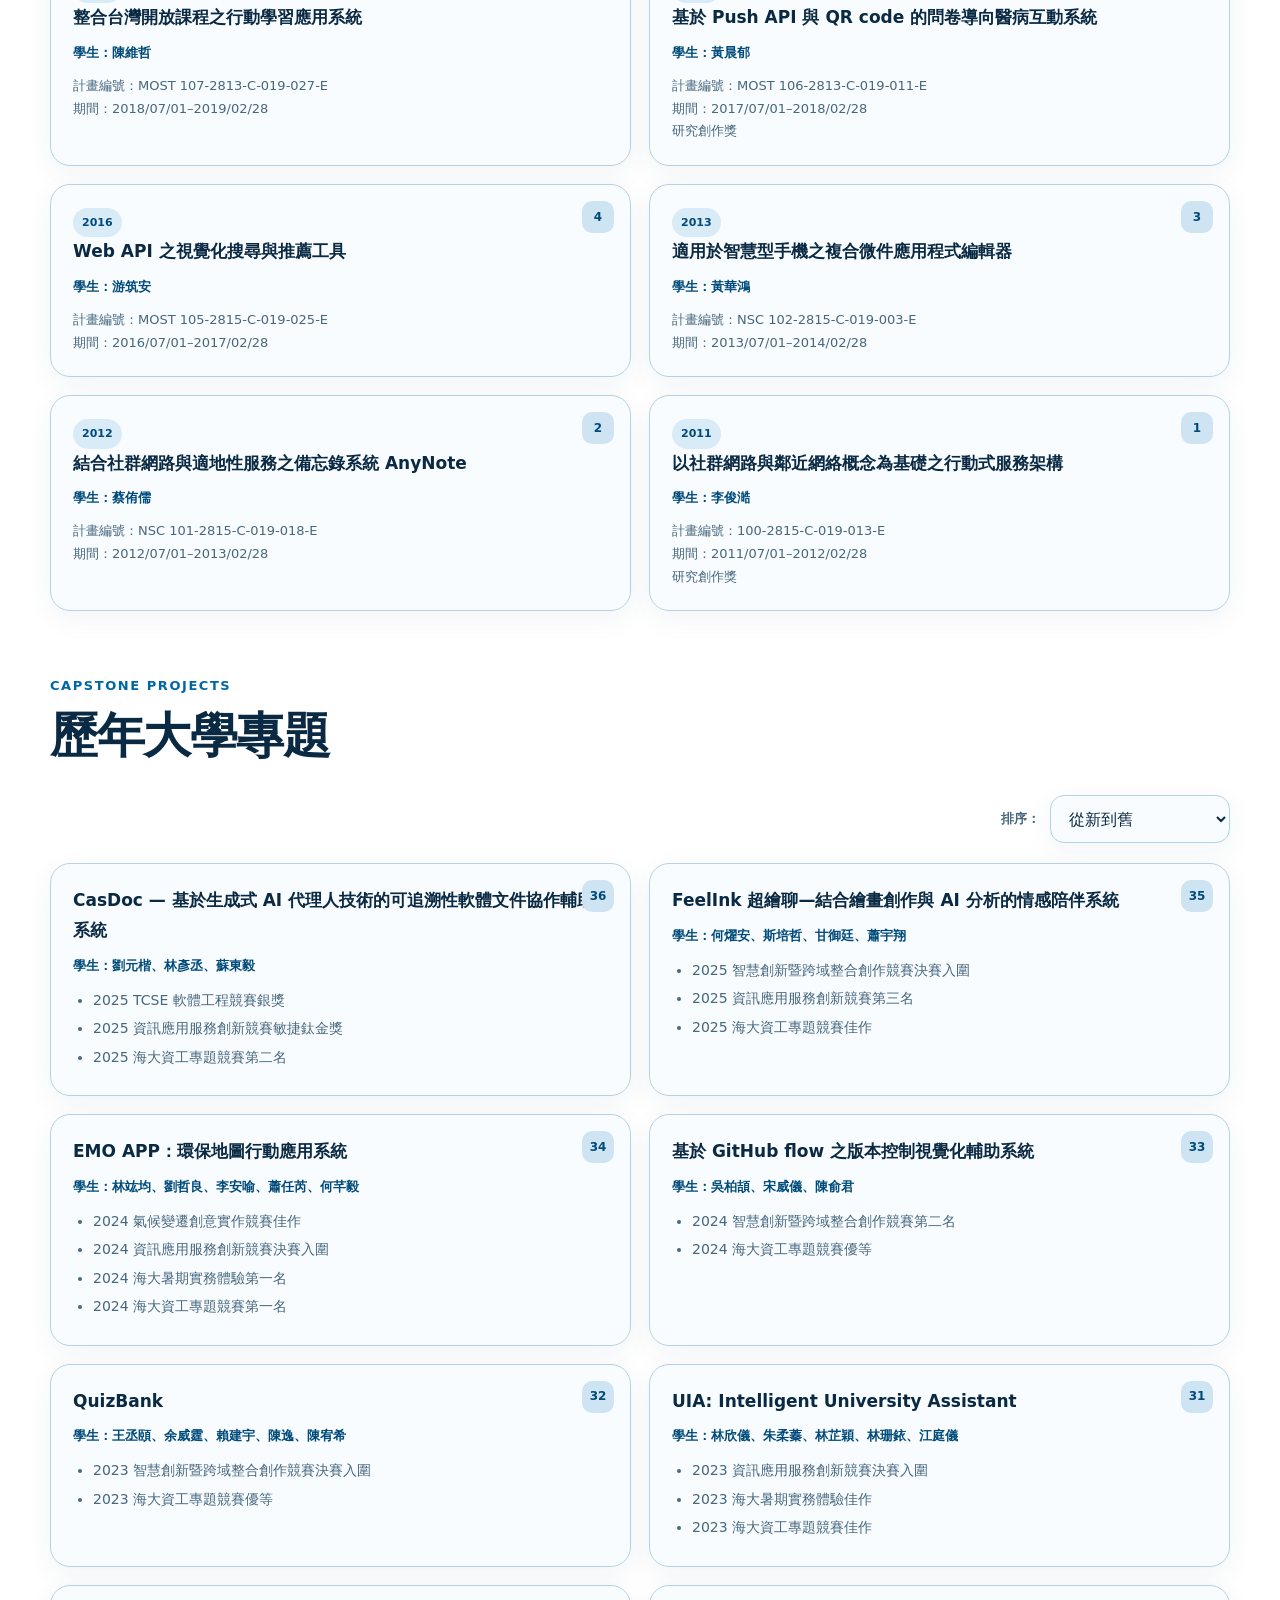
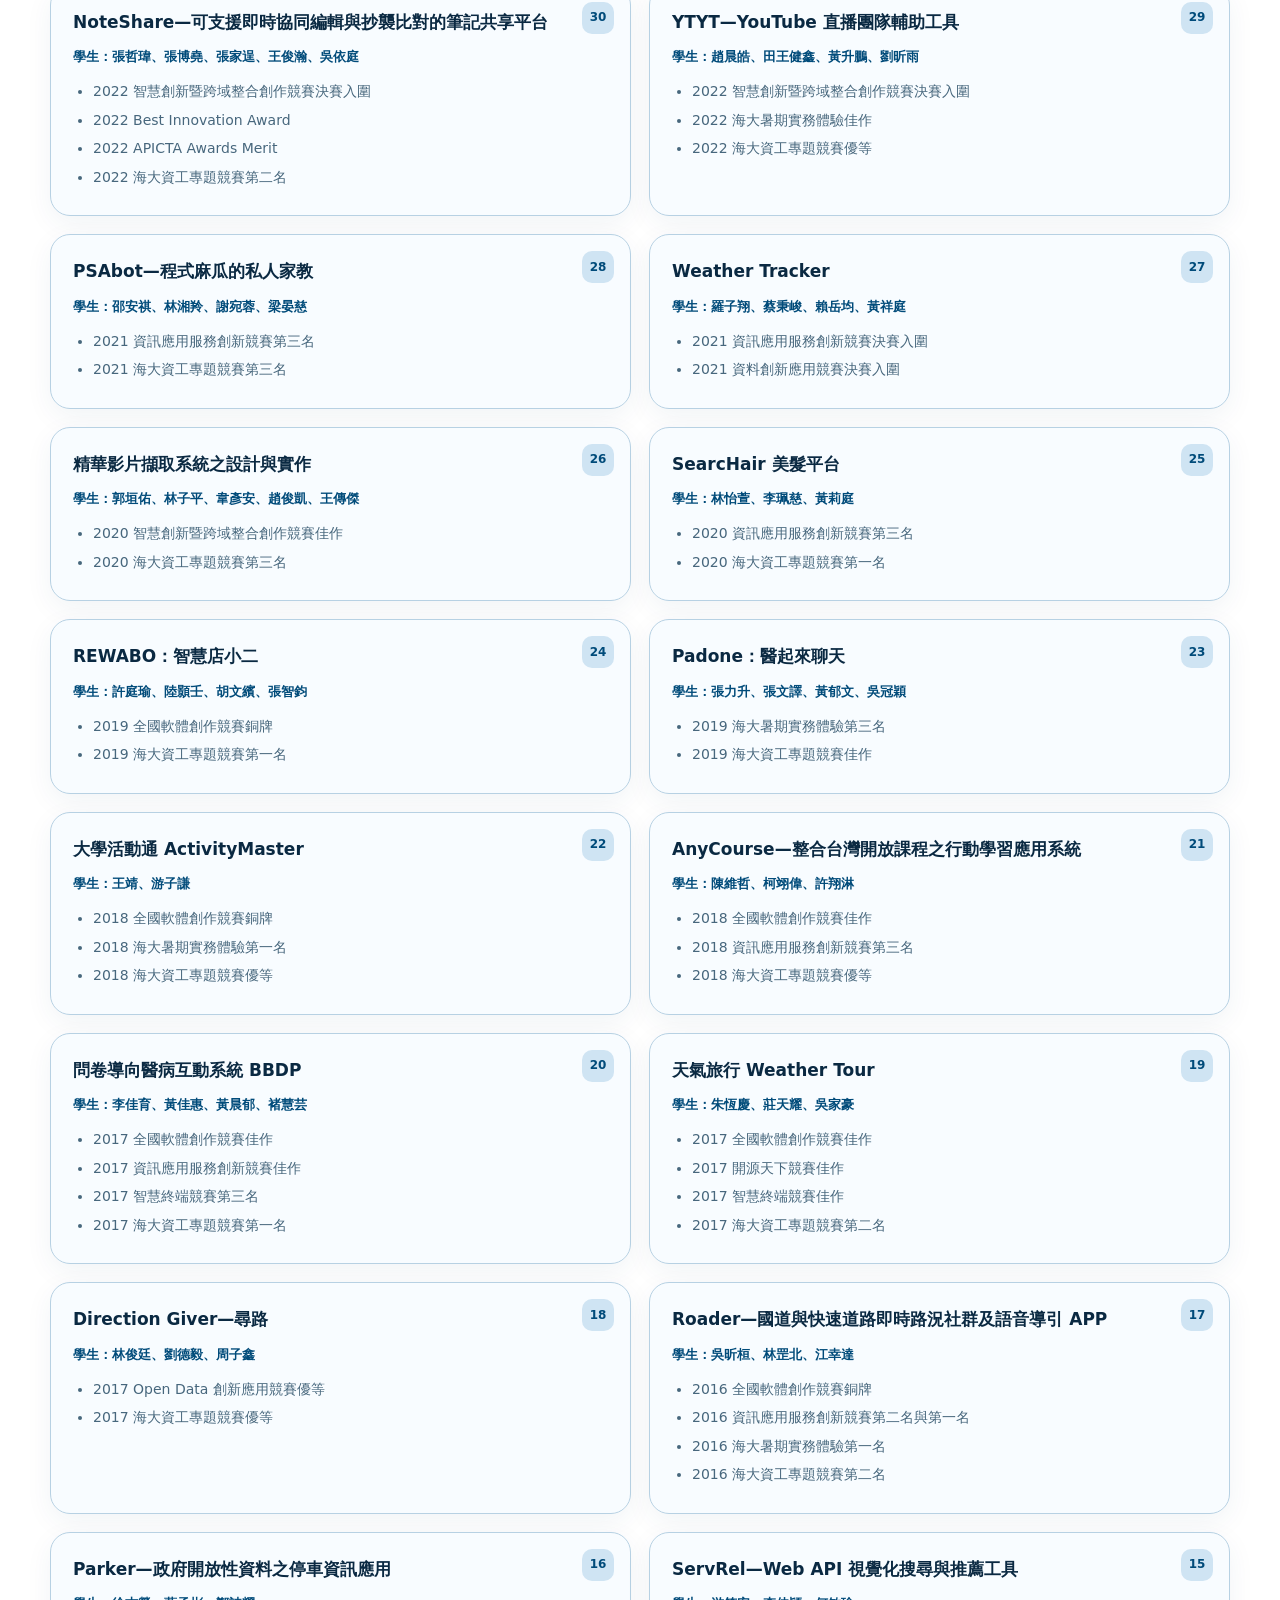
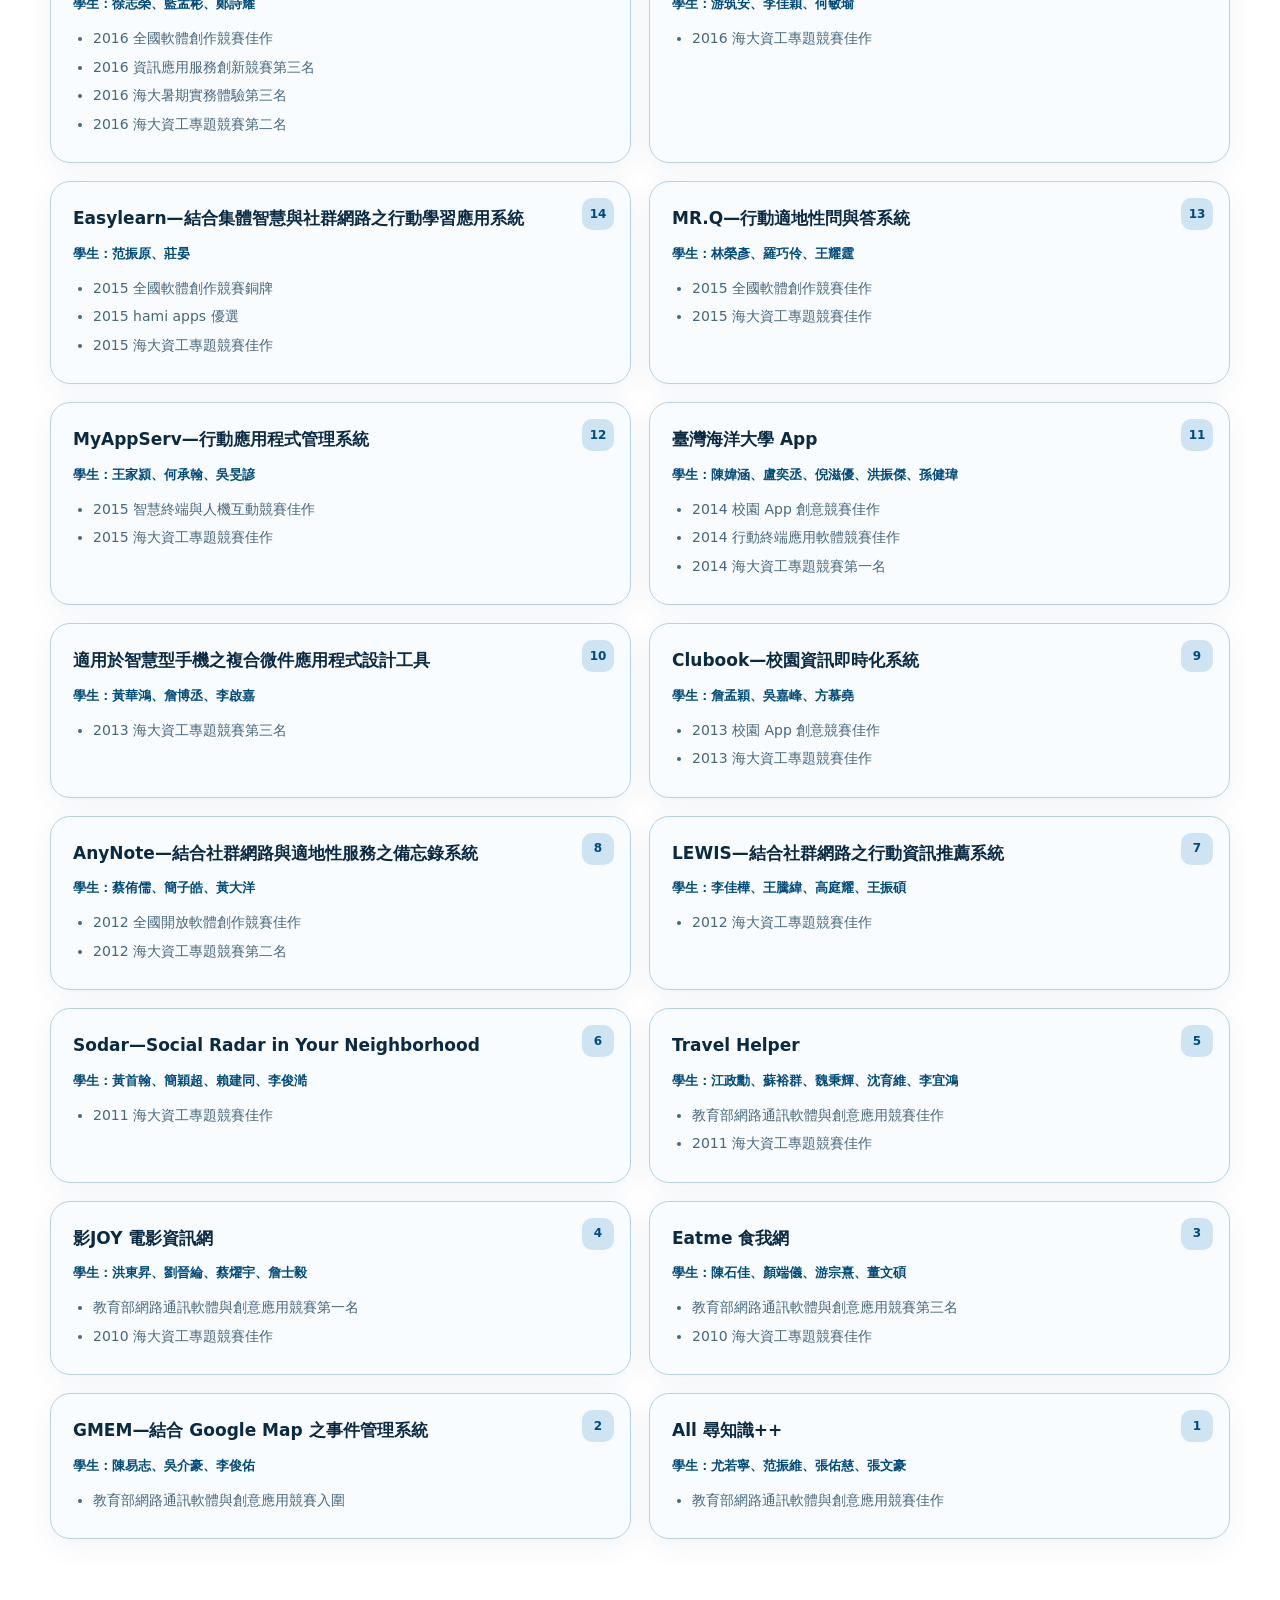
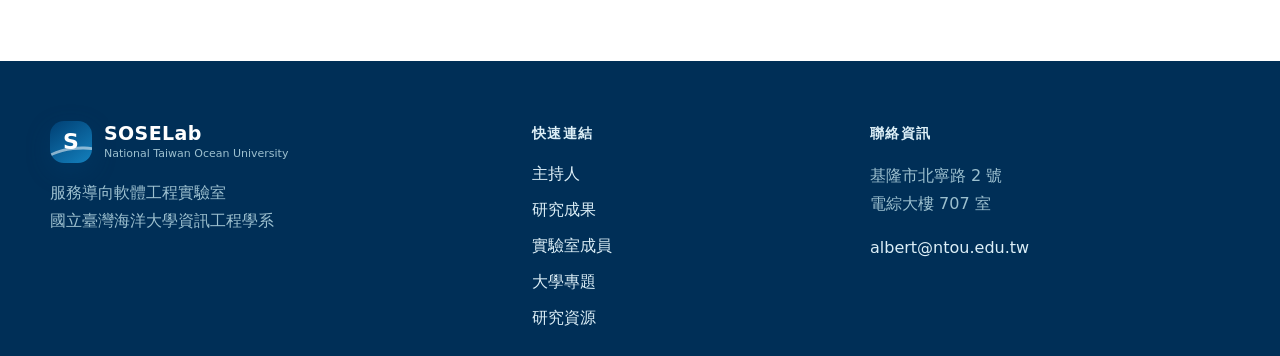
<file: projects.html>
<!DOCTYPE html>

<html data-theme="light" lang="zh-Hant">

<head>
    <meta charset="utf-8" />
    <meta content="width=device-width, initial-scale=1" name="viewport" />
    <title>大學專題｜SOSELab</title>
    <meta content="SOSELab 大專生計畫與歷年專題作品" name="description" />
    <meta content="#004f7c" name="theme-color" />
    <link href="assets/images/favicon.svg" rel="icon" type="image/svg+xml" />
    <link href="assets/css/site.css" rel="stylesheet" />
    <link href="en/projects.html" hreflang="en" rel="alternate" />
</head>

<body>
    <a class="skip-link" href="#main">跳至主要內容</a>
    <header class="site-header" id="top">
        <div class="container header-inner">
            <a aria-label="SOSELab 首頁" class="brand" href="index.html">
                <span class="brand-mark"><span>S</span></span>
                <span><strong>SOSELab</strong><small>Service-Oriented Software Engineering Lab · NTOU</small></span>
            </a>
            <nav aria-label="主要導覽" class="desktop-nav"><a class="nav-link" href="index.html">首頁</a><a class="nav-link"
                    href="director.html">主持人</a><a class="nav-link" href="publications.html">研究成果</a><a class="nav-link"
                    href="people.html">實驗室成員</a><a class="nav-link active" href="projects.html">大學專題</a><a
                    class="nav-link" href="resources.html">研究資源</a></nav>
            <div class="header-actions"><a aria-label="Switch to English" class="lang-switch" href="en/projects.html"
                    lang="en">EN</a>
                <button aria-label="切換深色模式" class="icon-btn" data-theme-toggle=""><svg aria-hidden="true" class="icon"
                        fill="none" height="22" stroke="currentColor" stroke-linecap="round" stroke-linejoin="round"
                        stroke-width="1.8" viewbox="0 0 24 24" width="22">
                        <path d="M21 12.79A9 9 0 1 1 11.21 3 7 7 0 0 0 21 12.79Z"></path>
                    </svg></button>
                <button aria-expanded="false" aria-label="開啟選單" class="icon-btn mobile-menu-btn"
                    data-menu-toggle=""><svg aria-hidden="true" class="icon" fill="none" height="22"
                        stroke="currentColor" stroke-linecap="round" stroke-linejoin="round" stroke-width="1.8"
                        viewbox="0 0 24 24" width="22">
                        <path d="M4 7h16M4 12h16M4 17h16"></path>
                    </svg></button>
            </div>
        </div>
        <nav aria-label="行動版導覽" class="mobile-nav" data-mobile-nav=""><a class="nav-link" href="index.html">首頁</a><a
                class="nav-link" href="director.html">主持人</a><a class="nav-link" href="publications.html">研究成果</a><a
                class="nav-link" href="people.html">實驗室成員</a><a class="nav-link active" href="projects.html">大學專題</a><a
                class="nav-link" href="resources.html">研究資源</a></nav>
    </header>
    <main id="main">
        <section class="page-hero">
            <div class="container">
                <div class="breadcrumbs"><a href="index.html">首頁</a><svg aria-hidden="true" class="icon" fill="none"
                        height="14" stroke="currentColor" stroke-linecap="round" stroke-linejoin="round"
                        stroke-width="1.8" viewbox="0 0 24 24" width="14">
                        <path d="m9 18 6-6-6-6"></path>
                    </svg><span>大學專題</span></div>
                <div class="kicker">Undergraduate Research</div>
                <h1 class="page-title">大學部研究與專題</h1>                
            </div>
        </section>
        <section class="section compact">
            <div class="container">
                <div class="toolbar">
                    <div class="search-box"><svg aria-hidden="true" class="icon" fill="none" height="19"
                            stroke="currentColor" stroke-linecap="round" stroke-linejoin="round" stroke-width="1.8"
                            viewbox="0 0 24 24" width="19">
                            <circle cx="11" cy="11" r="7"></circle>
                            <path d="m20 20-4-4"></path>
                        </svg><input data-search="" placeholder="搜尋作品、學生或獎項…" type="search" /></div><select
                        class="filter-select" data-filter="">
                        <option value="all">全部內容</option>
                        <option value="research">大專生研究計畫</option>
                        <option value="project">歷年大學專題</option>
                    </select>
                </div>
                <div class="section-head">
                    <div>
                        <div class="kicker">Research Grants</div>
                        <h2>大專生研究計畫</h2>
                    </div>
                </div>
                <div class="sort-control"><label for="research-grant-records-sort">排序：</label><select
                        class="filter-select" data-sort-control="" data-sort-target="#research-grant-records"
                        id="research-grant-records-sort">
                        <option value="asc">從舊到新</option>
                        <option value="desc" selected="selected">從新到舊</option>
                    </select></div>
                <div class="project-grid" data-sort-container="" id="research-grant-records">
                    <article class="project-card" data-category="research" data-order="1" data-search-item=""
                        data-sort-item=""><span class="project-index">1</span><span class="pill">2011</span>
                        <h3>以社群網路與鄰近網絡概念為基礎之行動式服務架構</h3>
                        <div class="students">學生：李俊澔</div>
                        <div class="list-meta">計畫編號：100-2815-C-019-013-E<br />期間：2011/07/01–2012/02/28<br />研究創作獎</div>
                    </article>
                    <article class="project-card" data-category="research" data-order="2" data-search-item=""
                        data-sort-item=""><span class="project-index">2</span><span class="pill">2012</span>
                        <h3>結合社群網路與適地性服務之備忘錄系統 AnyNote</h3>
                        <div class="students">學生：蔡侑儒</div>
                        <div class="list-meta">計畫編號：NSC 101-2815-C-019-018-E<br />期間：2012/07/01–2013/02/28</div>
                    </article>
                    <article class="project-card" data-category="research" data-order="3" data-search-item=""
                        data-sort-item=""><span class="project-index">3</span><span class="pill">2013</span>
                        <h3>適用於智慧型手機之複合微件應用程式編輯器</h3>
                        <div class="students">學生：黃華鴻</div>
                        <div class="list-meta">計畫編號：NSC 102-2815-C-019-003-E<br />期間：2013/07/01–2014/02/28</div>
                    </article>
                    <article class="project-card" data-category="research" data-order="4" data-search-item=""
                        data-sort-item=""><span class="project-index">4</span><span class="pill">2016</span>
                        <h3>Web API 之視覺化搜尋與推薦工具</h3>
                        <div class="students">學生：游筑安</div>
                        <div class="list-meta">計畫編號：MOST 105-2815-C-019-025-E<br />期間：2016/07/01–2017/02/28</div>
                    </article>
                    <article class="project-card" data-category="research" data-order="5" data-search-item=""
                        data-sort-item=""><span class="project-index">5</span><span class="pill">2017</span>
                        <h3>基於 Push API 與 QR code 的問卷導向醫病互動系統</h3>
                        <div class="students">學生：黃晨郁</div>
                        <div class="list-meta">計畫編號：MOST 106-2813-C-019-011-E<br />期間：2017/07/01–2018/02/28<br />研究創作獎
                        </div>
                    </article>
                    <article class="project-card" data-category="research" data-order="6" data-search-item=""
                        data-sort-item=""><span class="project-index">6</span><span class="pill">2018</span>
                        <h3>整合台灣開放課程之行動學習應用系統</h3>
                        <div class="students">學生：陳維哲</div>
                        <div class="list-meta">計畫編號：MOST 107-2813-C-019-027-E<br />期間：2018/07/01–2019/02/28</div>
                    </article>
                    <article class="project-card" data-category="research" data-order="7" data-search-item=""
                        data-sort-item=""><span class="project-index">7</span><span class="pill">2019</span>
                        <h3>支援 IoT 裝置之對話機器人平台系統設計與實作</h3>
                        <div class="students">學生：陸顥壬</div>
                        <div class="list-meta">計畫編號：MOST 108-2813-C-019-007-E<br />期間：2019/07/01–2020/02/28</div>
                    </article>
                    <article class="project-card" data-category="research" data-order="8" data-search-item=""
                        data-sort-item=""><span class="project-index">8</span><span class="pill">2020</span>
                        <h3>精華影片擷取系統之設計與實作</h3>
                        <div class="students">學生：林子平</div>
                        <div class="list-meta">計畫編號：109-2813-C-019-014-E<br />期間：2020/07/01–2021/02/28</div>
                    </article>
                    <article class="project-card" data-category="research" data-order="9" data-search-item=""
                        data-sort-item=""><span class="project-index">9</span><span class="pill">2021</span>
                        <h3>支援天氣資訊分析與自動標籤生成之活動行事曆系統</h3>
                        <div class="students">學生：羅子翔</div>
                        <div class="list-meta">計畫編號：110-2813-C-019-029-E<br />期間：2021/07/01–2022/02/28<br />研究創作獎</div>
                    </article>
                    <article class="project-card" data-category="research" data-order="10" data-search-item=""
                        data-sort-item=""><span class="project-index">10</span><span class="pill">2022</span>
                        <h3>可支援協同編輯與抄襲比對的筆記共享平台</h3>
                        <div class="students">學生：張博堯</div>
                        <div class="list-meta">計畫編號：111-2813-C-019-007-E<br />期間：2022/07/01–2023/02/28<br />研究創作獎</div>
                    </article>
                    <article class="project-card" data-category="research" data-order="11" data-search-item=""
                        data-sort-item=""><span class="project-index">11</span><span class="pill">2023</span>
                        <h3>QuizBank：結合影像處理技術與文字探勘方法之考題管理與線上考試平台</h3>
                        <div class="students">學生：余威霆</div>
                        <div class="list-meta">計畫編號：112-2813-C-019-016-E<br />期間：2023/07/01–2024/02/28</div>
                    </article>
                    <article class="project-card" data-category="research" data-order="12" data-search-item=""
                        data-sort-item=""><span class="project-index">12</span><span class="pill">2024</span>
                        <h3>基於 GitHub flow 之版本控制視覺化輔助系統</h3>
                        <div class="students">學生：陳俞君</div>
                        <div class="list-meta">計畫編號：113-2813-C-019-040-E<br />期間：2024/07/01–2025/01/31</div>
                    </article>
                    <article class="project-card" data-category="research" data-order="13" data-search-item=""
                        data-sort-item=""><span class="project-index">13</span><span class="pill">2025</span>
                        <h3>基於生成式 AI 代理人技術的可追溯性軟體文件協作輔助系統</h3>
                        <div class="students">學生：劉元楷</div>
                        <div class="list-meta">計畫編號：114-2813-C-019-033-E<br />期間：2025/07/01–2026/02/28</div>
                    </article>
                    <article class="project-card" data-category="research" data-order="14" data-search-item=""
                        data-sort-item=""><span class="project-index">14</span><span class="pill">2026</span>
                        <h3>高齡友善且可驗證引用的適地性醫療資訊智慧助理系統之設計與實作</h3>
                        <div class="students">學生：王洪賢</div>
                        <div class="list-meta">計畫編號：115-2813-C-019-048-E<br />期間：2026/07/01–2027/02/28</div>
                    </article>
                </div>
                <div class="section-head" style="margin-top:64px">
                    <div>
                        <div class="kicker">Capstone Projects</div>
                        <h2>歷年大學專題</h2>
                    </div>                    
                </div>
                <div class="sort-control"><label for="undergraduate-project-records-sort">排序：</label><select
                        class="filter-select" data-sort-control="" data-sort-target="#undergraduate-project-records"
                        id="undergraduate-project-records-sort">
                        <option value="asc">從舊到新</option>
                        <option value="desc" selected="selected">從新到舊</option>
                    </select></div>
                <div class="project-grid" data-sort-container="" id="undergraduate-project-records">
                    <article class="project-card" data-category="project" data-order="1" data-search-item=""
                        data-sort-item=""><span class="project-index">1</span>
                        <h3>All 尋知識++</h3>
                        <div class="students">學生：尤若寧、范振維、張佑慈、張文豪</div>
                        <ul class="award-list">
                            <li>教育部網路通訊軟體與創意應用競賽佳作</li>
                        </ul>
                    </article>
                    <article class="project-card" data-category="project" data-order="2" data-search-item=""
                        data-sort-item=""><span class="project-index">2</span>
                        <h3>GMEM—結合 Google Map 之事件管理系統</h3>
                        <div class="students">學生：陳易志、吳介豪、李俊佑</div>
                        <ul class="award-list">
                            <li>教育部網路通訊軟體與創意應用競賽入圍</li>
                        </ul>
                    </article>
                    <article class="project-card" data-category="project" data-order="3" data-search-item=""
                        data-sort-item=""><span class="project-index">3</span>
                        <h3>Eatme 食我網</h3>
                        <div class="students">學生：陳石佳、顏端儀、游宗熹、董文碩</div>
                        <ul class="award-list">
                            <li>教育部網路通訊軟體與創意應用競賽第三名</li>
                            <li>2010 海大資工專題競賽佳作</li>
                        </ul>
                    </article>
                    <article class="project-card" data-category="project" data-order="4" data-search-item=""
                        data-sort-item=""><span class="project-index">4</span>
                        <h3>影JOY 電影資訊網</h3>
                        <div class="students">學生：洪東昇、劉晉綸、蔡燿宇、詹士毅</div>
                        <ul class="award-list">
                            <li>教育部網路通訊軟體與創意應用競賽第一名</li>
                            <li>2010 海大資工專題競賽佳作</li>
                        </ul>
                    </article>
                    <article class="project-card" data-category="project" data-order="5" data-search-item=""
                        data-sort-item=""><span class="project-index">5</span>
                        <h3>Travel Helper</h3>
                        <div class="students">學生：江政勳、蘇裕群、魏秉輝、沈育維、李宜鴻</div>
                        <ul class="award-list">
                            <li>教育部網路通訊軟體與創意應用競賽佳作</li>
                            <li>2011 海大資工專題競賽佳作</li>
                        </ul>
                    </article>
                    <article class="project-card" data-category="project" data-order="6" data-search-item=""
                        data-sort-item=""><span class="project-index">6</span>
                        <h3>Sodar—Social Radar in Your Neighborhood</h3>
                        <div class="students">學生：黃首翰、簡穎超、賴建同、李俊澔</div>
                        <ul class="award-list">
                            <li>2011 海大資工專題競賽佳作</li>
                        </ul>
                    </article>
                    <article class="project-card" data-category="project" data-order="7" data-search-item=""
                        data-sort-item=""><span class="project-index">7</span>
                        <h3>LEWIS—結合社群網路之行動資訊推薦系統</h3>
                        <div class="students">學生：李佳樺、王騰緯、高庭耀、王振碩</div>
                        <ul class="award-list">
                            <li>2012 海大資工專題競賽佳作</li>
                        </ul>
                    </article>
                    <article class="project-card" data-category="project" data-order="8" data-search-item=""
                        data-sort-item=""><span class="project-index">8</span>
                        <h3>AnyNote—結合社群網路與適地性服務之備忘錄系統</h3>
                        <div class="students">學生：蔡侑儒、簡子皓、黃大洋</div>
                        <ul class="award-list">
                            <li>2012 全國開放軟體創作競賽佳作</li>
                            <li>2012 海大資工專題競賽第二名</li>
                        </ul>
                    </article>
                    <article class="project-card" data-category="project" data-order="9" data-search-item=""
                        data-sort-item=""><span class="project-index">9</span>
                        <h3>Clubook—校園資訊即時化系統</h3>
                        <div class="students">學生：詹孟穎、吳嘉峰、方慕堯</div>
                        <ul class="award-list">
                            <li>2013 校園 App 創意競賽佳作</li>
                            <li>2013 海大資工專題競賽佳作</li>
                        </ul>
                    </article>
                    <article class="project-card" data-category="project" data-order="10" data-search-item=""
                        data-sort-item=""><span class="project-index">10</span>
                        <h3>適用於智慧型手機之複合微件應用程式設計工具</h3>
                        <div class="students">學生：黃華鴻、詹博丞、李啟嘉</div>
                        <ul class="award-list">
                            <li>2013 海大資工專題競賽第三名</li>
                        </ul>
                    </article>
                    <article class="project-card" data-category="project" data-order="11" data-search-item=""
                        data-sort-item=""><span class="project-index">11</span>
                        <h3>臺灣海洋大學 App</h3>
                        <div class="students">學生：陳媁涵、盧奕丞、倪滋優、洪振傑、孫健瑋</div>
                        <ul class="award-list">
                            <li>2014 校園 App 創意競賽佳作</li>
                            <li>2014 行動終端應用軟體競賽佳作</li>
                            <li>2014 海大資工專題競賽第一名</li>
                        </ul>
                    </article>
                    <article class="project-card" data-category="project" data-order="12" data-search-item=""
                        data-sort-item=""><span class="project-index">12</span>
                        <h3>MyAppServ—行動應用程式管理系統</h3>
                        <div class="students">學生：王家潁、何承翰、吳旻諺</div>
                        <ul class="award-list">
                            <li>2015 智慧終端與人機互動競賽佳作</li>
                            <li>2015 海大資工專題競賽佳作</li>
                        </ul>
                    </article>
                    <article class="project-card" data-category="project" data-order="13" data-search-item=""
                        data-sort-item=""><span class="project-index">13</span>
                        <h3>MR.Q—行動適地性問與答系統</h3>
                        <div class="students">學生：林榮彥、羅巧伶、王耀霆</div>
                        <ul class="award-list">
                            <li>2015 全國軟體創作競賽佳作</li>
                            <li>2015 海大資工專題競賽佳作</li>
                        </ul>
                    </article>
                    <article class="project-card" data-category="project" data-order="14" data-search-item=""
                        data-sort-item=""><span class="project-index">14</span>
                        <h3>Easylearn—結合集體智慧與社群網路之行動學習應用系統</h3>
                        <div class="students">學生：范振原、莊晏</div>
                        <ul class="award-list">
                            <li>2015 全國軟體創作競賽銅牌</li>
                            <li>2015 hami apps 優選</li>
                            <li>2015 海大資工專題競賽佳作</li>
                        </ul>
                    </article>
                    <article class="project-card" data-category="project" data-order="15" data-search-item=""
                        data-sort-item=""><span class="project-index">15</span>
                        <h3>ServRel—Web API 視覺化搜尋與推薦工具</h3>
                        <div class="students">學生：游筑安、李佳穎、何敏瑜</div>
                        <ul class="award-list">
                            <li>2016 海大資工專題競賽佳作</li>
                        </ul>
                    </article>
                    <article class="project-card" data-category="project" data-order="16" data-search-item=""
                        data-sort-item=""><span class="project-index">16</span>
                        <h3>Parker—政府開放性資料之停車資訊應用</h3>
                        <div class="students">學生：徐志榮、藍孟彬、鄭詩耀</div>
                        <ul class="award-list">
                            <li>2016 全國軟體創作競賽佳作</li>
                            <li>2016 資訊應用服務創新競賽第三名</li>
                            <li>2016 海大暑期實務體驗第三名</li>
                            <li>2016 海大資工專題競賽第二名</li>
                        </ul>
                    </article>
                    <article class="project-card" data-category="project" data-order="17" data-search-item=""
                        data-sort-item=""><span class="project-index">17</span>
                        <h3>Roader—國道與快速道路即時路況社群及語音導引 APP</h3>
                        <div class="students">學生：吳昕桓、林罡北、江幸達</div>
                        <ul class="award-list">
                            <li>2016 全國軟體創作競賽銅牌</li>
                            <li>2016 資訊應用服務創新競賽第二名與第一名</li>
                            <li>2016 海大暑期實務體驗第一名</li>
                            <li>2016 海大資工專題競賽第二名</li>
                        </ul>
                    </article>
                    <article class="project-card" data-category="project" data-order="18" data-search-item=""
                        data-sort-item=""><span class="project-index">18</span>
                        <h3>Direction Giver—尋路</h3>
                        <div class="students">學生：林俊廷、劉德毅、周子鑫</div>
                        <ul class="award-list">
                            <li>2017 Open Data 創新應用競賽優等</li>
                            <li>2017 海大資工專題競賽優等</li>
                        </ul>
                    </article>
                    <article class="project-card" data-category="project" data-order="19" data-search-item=""
                        data-sort-item=""><span class="project-index">19</span>
                        <h3>天氣旅行 Weather Tour</h3>
                        <div class="students">學生：朱恆慶、莊天耀、吳家豪</div>
                        <ul class="award-list">
                            <li>2017 全國軟體創作競賽佳作</li>
                            <li>2017 開源天下競賽佳作</li>
                            <li>2017 智慧終端競賽佳作</li>
                            <li>2017 海大資工專題競賽第二名</li>
                        </ul>
                    </article>
                    <article class="project-card" data-category="project" data-order="20" data-search-item=""
                        data-sort-item=""><span class="project-index">20</span>
                        <h3>問卷導向醫病互動系統 BBDP</h3>
                        <div class="students">學生：李佳育、黃佳惠、黃晨郁、褚慧芸</div>
                        <ul class="award-list">
                            <li>2017 全國軟體創作競賽佳作</li>
                            <li>2017 資訊應用服務創新競賽佳作</li>
                            <li>2017 智慧終端競賽第三名</li>
                            <li>2017 海大資工專題競賽第一名</li>
                        </ul>
                    </article>
                    <article class="project-card" data-category="project" data-order="21" data-search-item=""
                        data-sort-item=""><span class="project-index">21</span>
                        <h3>AnyCourse—整合台灣開放課程之行動學習應用系統</h3>
                        <div class="students">學生：陳維哲、柯翊偉、許翔淋</div>
                        <ul class="award-list">
                            <li>2018 全國軟體創作競賽佳作</li>
                            <li>2018 資訊應用服務創新競賽第三名</li>
                            <li>2018 海大資工專題競賽優等</li>
                        </ul>
                    </article>
                    <article class="project-card" data-category="project" data-order="22" data-search-item=""
                        data-sort-item=""><span class="project-index">22</span>
                        <h3>大學活動通 ActivityMaster</h3>
                        <div class="students">學生：王靖、游子謙</div>
                        <ul class="award-list">
                            <li>2018 全國軟體創作競賽銅牌</li>
                            <li>2018 海大暑期實務體驗第一名</li>
                            <li>2018 海大資工專題競賽優等</li>
                        </ul>
                    </article>
                    <article class="project-card" data-category="project" data-order="23" data-search-item=""
                        data-sort-item=""><span class="project-index">23</span>
                        <h3>Padone：醫起來聊天</h3>
                        <div class="students">學生：張力升、張文譯、黃郁文、吳冠穎</div>
                        <ul class="award-list">
                            <li>2019 海大暑期實務體驗第三名</li>
                            <li>2019 海大資工專題競賽佳作</li>
                        </ul>
                    </article>
                    <article class="project-card" data-category="project" data-order="24" data-search-item=""
                        data-sort-item=""><span class="project-index">24</span>
                        <h3>REWABO：智慧店小二</h3>
                        <div class="students">學生：許庭瑜、陸顥壬、胡文繽、張智鈞</div>
                        <ul class="award-list">
                            <li>2019 全國軟體創作競賽銅牌</li>
                            <li>2019 海大資工專題競賽第一名</li>
                        </ul>
                    </article>
                    <article class="project-card" data-category="project" data-order="25" data-search-item=""
                        data-sort-item=""><span class="project-index">25</span>
                        <h3>SearcHair 美髮平台</h3>
                        <div class="students">學生：林怡萱、李珮慈、黃莉庭</div>
                        <ul class="award-list">
                            <li>2020 資訊應用服務創新競賽第三名</li>
                            <li>2020 海大資工專題競賽第一名</li>
                        </ul>
                    </article>
                    <article class="project-card" data-category="project" data-order="26" data-search-item=""
                        data-sort-item=""><span class="project-index">26</span>
                        <h3>精華影片擷取系統之設計與實作</h3>
                        <div class="students">學生：郭垣佑、林子平、韋彥安、趙俊凱、王傳傑</div>
                        <ul class="award-list">
                            <li>2020 智慧創新暨跨域整合創作競賽佳作</li>
                            <li>2020 海大資工專題競賽第三名</li>
                        </ul>
                    </article>
                    <article class="project-card" data-category="project" data-order="27" data-search-item=""
                        data-sort-item=""><span class="project-index">27</span>
                        <h3>Weather Tracker</h3>
                        <div class="students">學生：羅子翔、蔡秉峻、賴岳均、黃祥庭</div>
                        <ul class="award-list">
                            <li>2021 資訊應用服務創新競賽決賽入圍</li>
                            <li>2021 資料創新應用競賽決賽入圍</li>
                        </ul>
                    </article>
                    <article class="project-card" data-category="project" data-order="28" data-search-item=""
                        data-sort-item=""><span class="project-index">28</span>
                        <h3>PSAbot—程式麻瓜的私人家教</h3>
                        <div class="students">學生：邵安祺、林湘羚、謝宛蓉、梁晏慈</div>
                        <ul class="award-list">
                            <li>2021 資訊應用服務創新競賽第三名</li>
                            <li>2021 海大資工專題競賽第三名</li>
                        </ul>
                    </article>
                    <article class="project-card" data-category="project" data-order="29" data-search-item=""
                        data-sort-item=""><span class="project-index">29</span>
                        <h3>YTYT—YouTube 直播團隊輔助工具</h3>
                        <div class="students">學生：趙晨皓、田王健鑫、黃升鵬、劉昕雨</div>
                        <ul class="award-list">
                            <li>2022 智慧創新暨跨域整合創作競賽決賽入圍</li>
                            <li>2022 海大暑期實務體驗佳作</li>
                            <li>2022 海大資工專題競賽優等</li>
                        </ul>
                    </article>
                    <article class="project-card" data-category="project" data-order="30" data-search-item=""
                        data-sort-item=""><span class="project-index">30</span>
                        <h3>NoteShare—可支援即時協同編輯與抄襲比對的筆記共享平台</h3>
                        <div class="students">學生：張哲瑋、張博堯、張家逞、王俊瀚、吳依庭</div>
                        <ul class="award-list">
                            <li>2022 智慧創新暨跨域整合創作競賽決賽入圍</li>
                            <li>2022 Best Innovation Award</li>
                            <li>2022 APICTA Awards Merit</li>
                            <li>2022 海大資工專題競賽第二名</li>
                        </ul>
                    </article>
                    <article class="project-card" data-category="project" data-order="31" data-search-item=""
                        data-sort-item=""><span class="project-index">31</span>
                        <h3>UIA: Intelligent University Assistant</h3>
                        <div class="students">學生：林欣儀、朱柔蓁、林芷穎、林珊銥、江庭儀</div>
                        <ul class="award-list">
                            <li>2023 資訊應用服務創新競賽決賽入圍</li>
                            <li>2023 海大暑期實務體驗佳作</li>
                            <li>2023 海大資工專題競賽佳作</li>
                        </ul>
                    </article>
                    <article class="project-card" data-category="project" data-order="32" data-search-item=""
                        data-sort-item=""><span class="project-index">32</span>
                        <h3>QuizBank</h3>
                        <div class="students">學生：王丞頤、余威霆、賴建宇、陳逸、陳宥希</div>
                        <ul class="award-list">
                            <li>2023 智慧創新暨跨域整合創作競賽決賽入圍</li>
                            <li>2023 海大資工專題競賽優等</li>
                        </ul>
                    </article>
                    <article class="project-card" data-category="project" data-order="33" data-search-item=""
                        data-sort-item=""><span class="project-index">33</span>
                        <h3>基於 GitHub flow 之版本控制視覺化輔助系統</h3>
                        <div class="students">學生：吳柏頡、宋威儀、陳俞君</div>
                        <ul class="award-list">
                            <li>2024 智慧創新暨跨域整合創作競賽第二名</li>
                            <li>2024 海大資工專題競賽優等</li>
                        </ul>
                    </article>
                    <article class="project-card" data-category="project" data-order="34" data-search-item=""
                        data-sort-item=""><span class="project-index">34</span>
                        <h3>EMO APP：環保地圖行動應用系統</h3>
                        <div class="students">學生：林竑均、劉哲良、李安喻、蕭任芮、何芊毅</div>
                        <ul class="award-list">
                            <li>2024 氣候變遷創意實作競賽佳作</li>
                            <li>2024 資訊應用服務創新競賽決賽入圍</li>
                            <li>2024 海大暑期實務體驗第一名</li>
                            <li>2024 海大資工專題競賽第一名</li>
                        </ul>
                    </article>
                    <article class="project-card" data-category="project" data-order="35" data-search-item=""
                        data-sort-item=""><span class="project-index">35</span>
                        <h3>FeelInk 超繪聊—結合繪畫創作與 AI 分析的情感陪伴系統</h3>
                        <div class="students">學生：何燿安、斯培哲、甘御廷、蕭宇翔</div>
                        <ul class="award-list">
                            <li>2025 智慧創新暨跨域整合創作競賽決賽入圍</li>
                            <li>2025 資訊應用服務創新競賽第三名</li>
                            <li>2025 海大資工專題競賽佳作</li>
                        </ul>
                    </article>
                    <article class="project-card" data-category="project" data-order="36" data-search-item=""
                        data-sort-item=""><span class="project-index">36</span>
                        <h3>CasDoc — 基於生成式 AI 代理人技術的可追溯性軟體文件協作輔助系統</h3>
                        <div class="students">學生：劉元楷、林彥丞、蘇東毅</div>
                        <ul class="award-list">
                            <li>2025 TCSE 軟體工程競賽銀獎</li>
                            <li>2025 資訊應用服務創新競賽敏捷鈦金獎</li>
                            <li>2025 海大資工專題競賽第二名</li>
                        </ul>
                    </article>
                </div>
                <div class="empty-state" data-empty="">找不到符合條件的專題。</div>
            </div>
        </section>
    </main>
    <footer class="site-footer">
        <div class="container footer-grid">
            <div><a class="brand footer-brand" href="index.html"><span
                        class="brand-mark"><span>S</span></span><span><strong>SOSELab</strong><small>National Taiwan
                            Ocean University</small></span></a>
                <p>服務導向軟體工程實驗室<br />國立臺灣海洋大學資訊工程學系</p>
            </div>
            <div>
                <h3>快速連結</h3>
                <div class="footer-links"><a href="director.html">主持人</a><a href="publications.html">研究成果</a><a
                        href="people.html">實驗室成員</a><a href="projects.html">大學專題</a><a href="resources.html">研究資源</a>
                </div>
            </div>
            <div>
                <h3>聯絡資訊</h3>
                <p>基隆市北寧路 2 號<br />電綜大樓 707 室</p><a href="mailto:albert@ntou.edu.tw">albert@ntou.edu.tw</a>
            </div>
        </div>
    </footer>
    <script src="assets/js/site.js"></script>
</body>

</html>
</file>
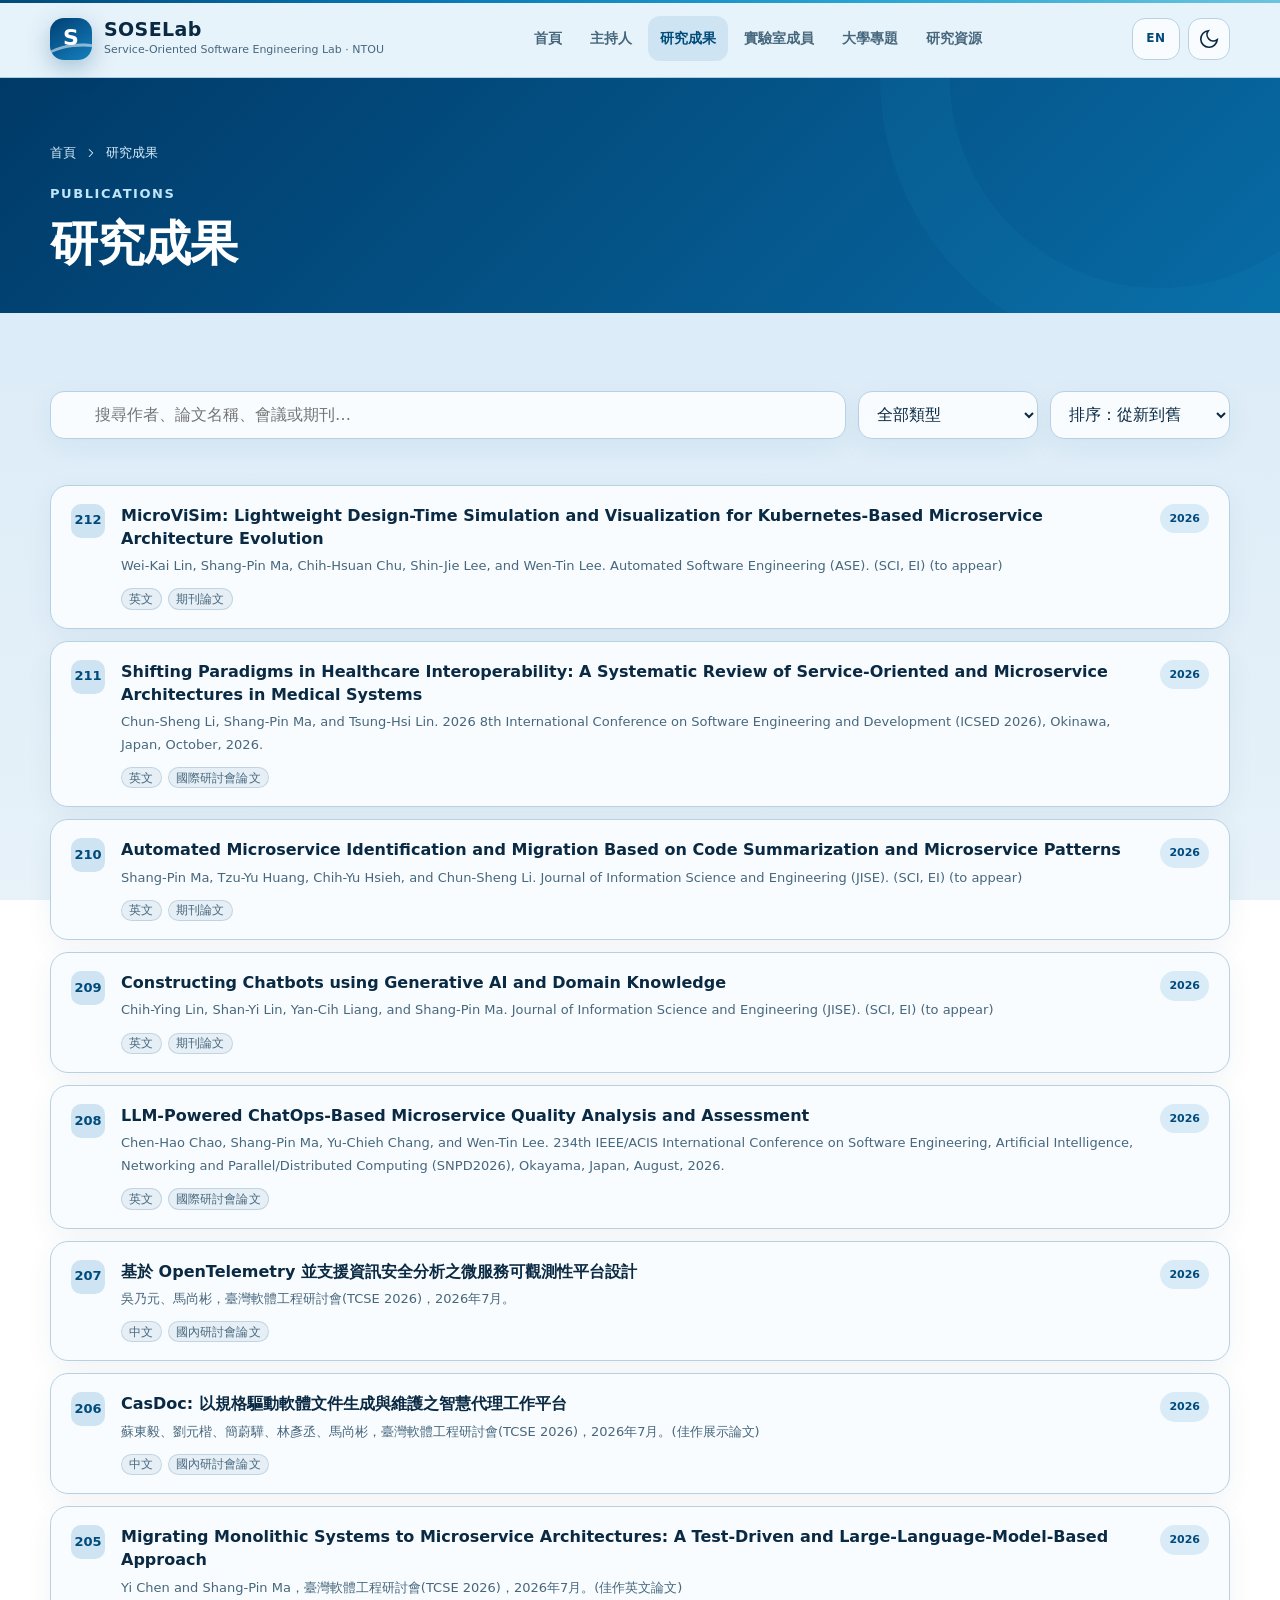
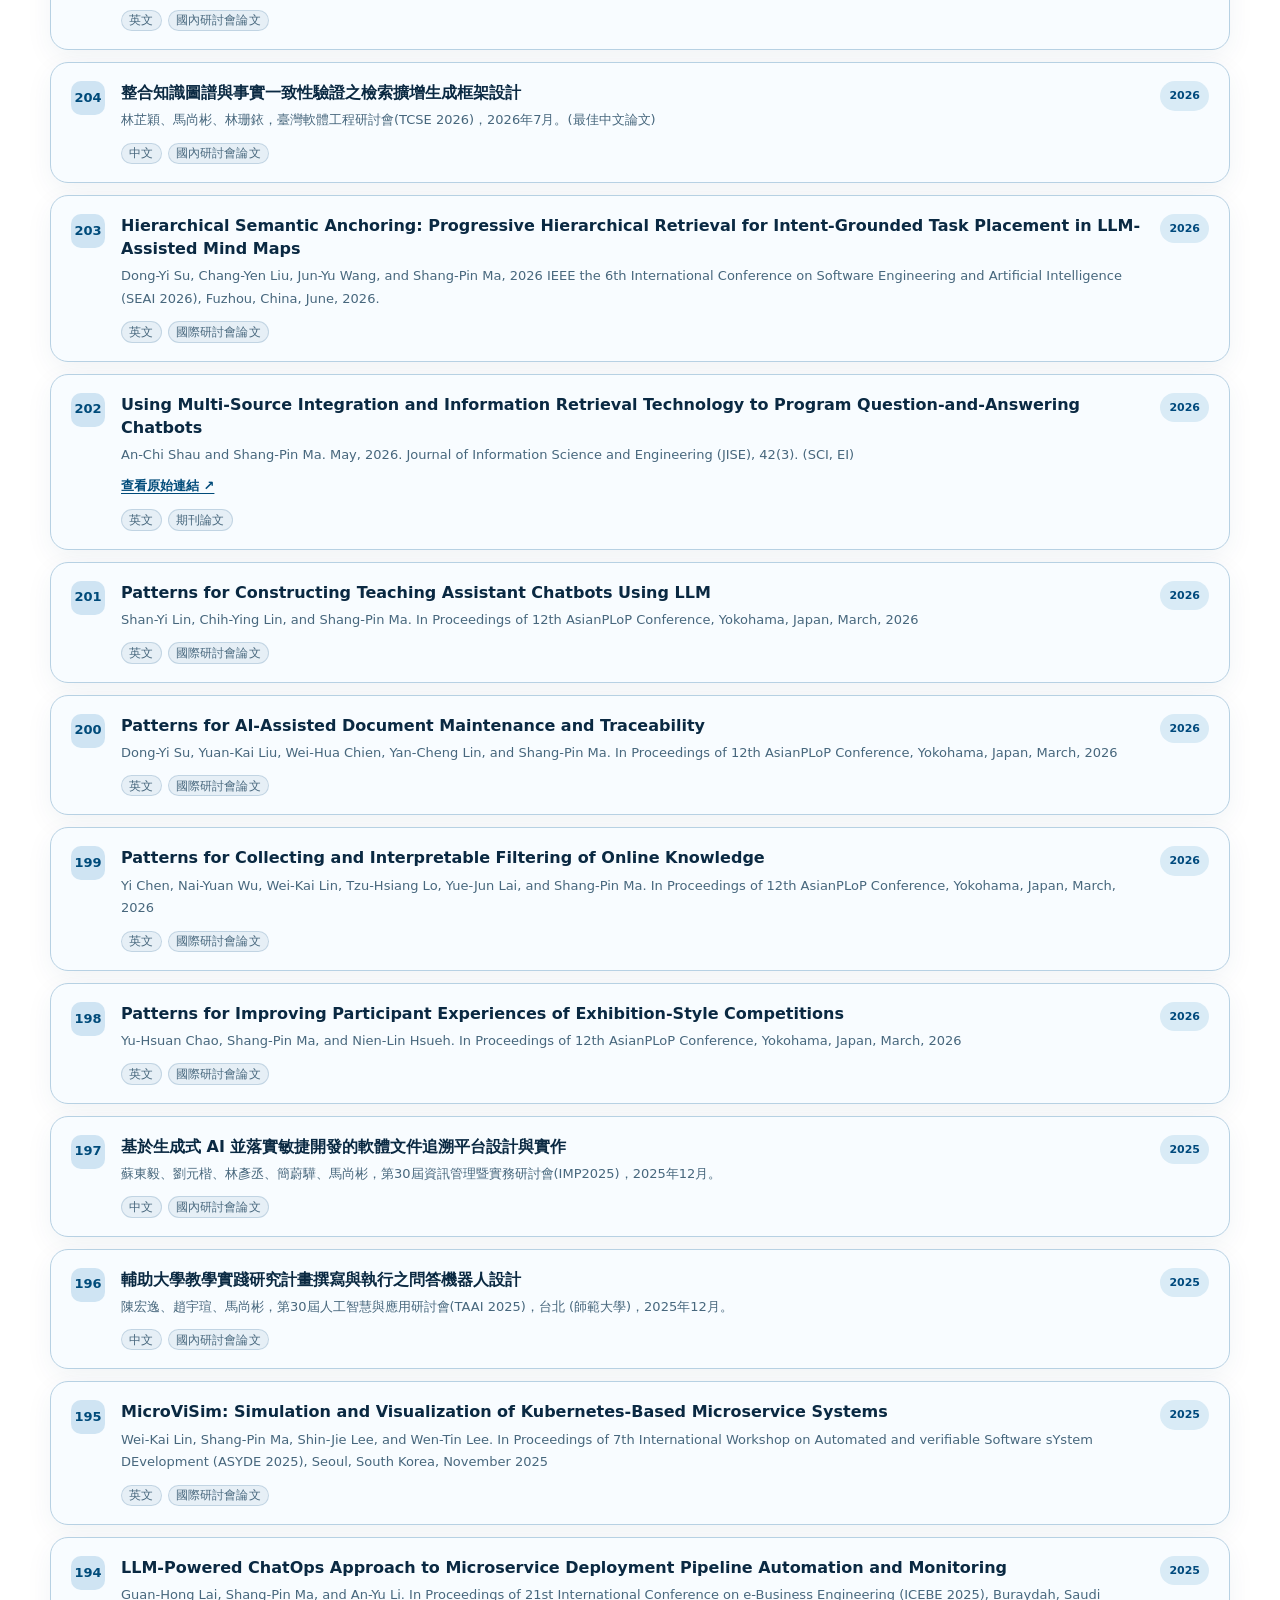
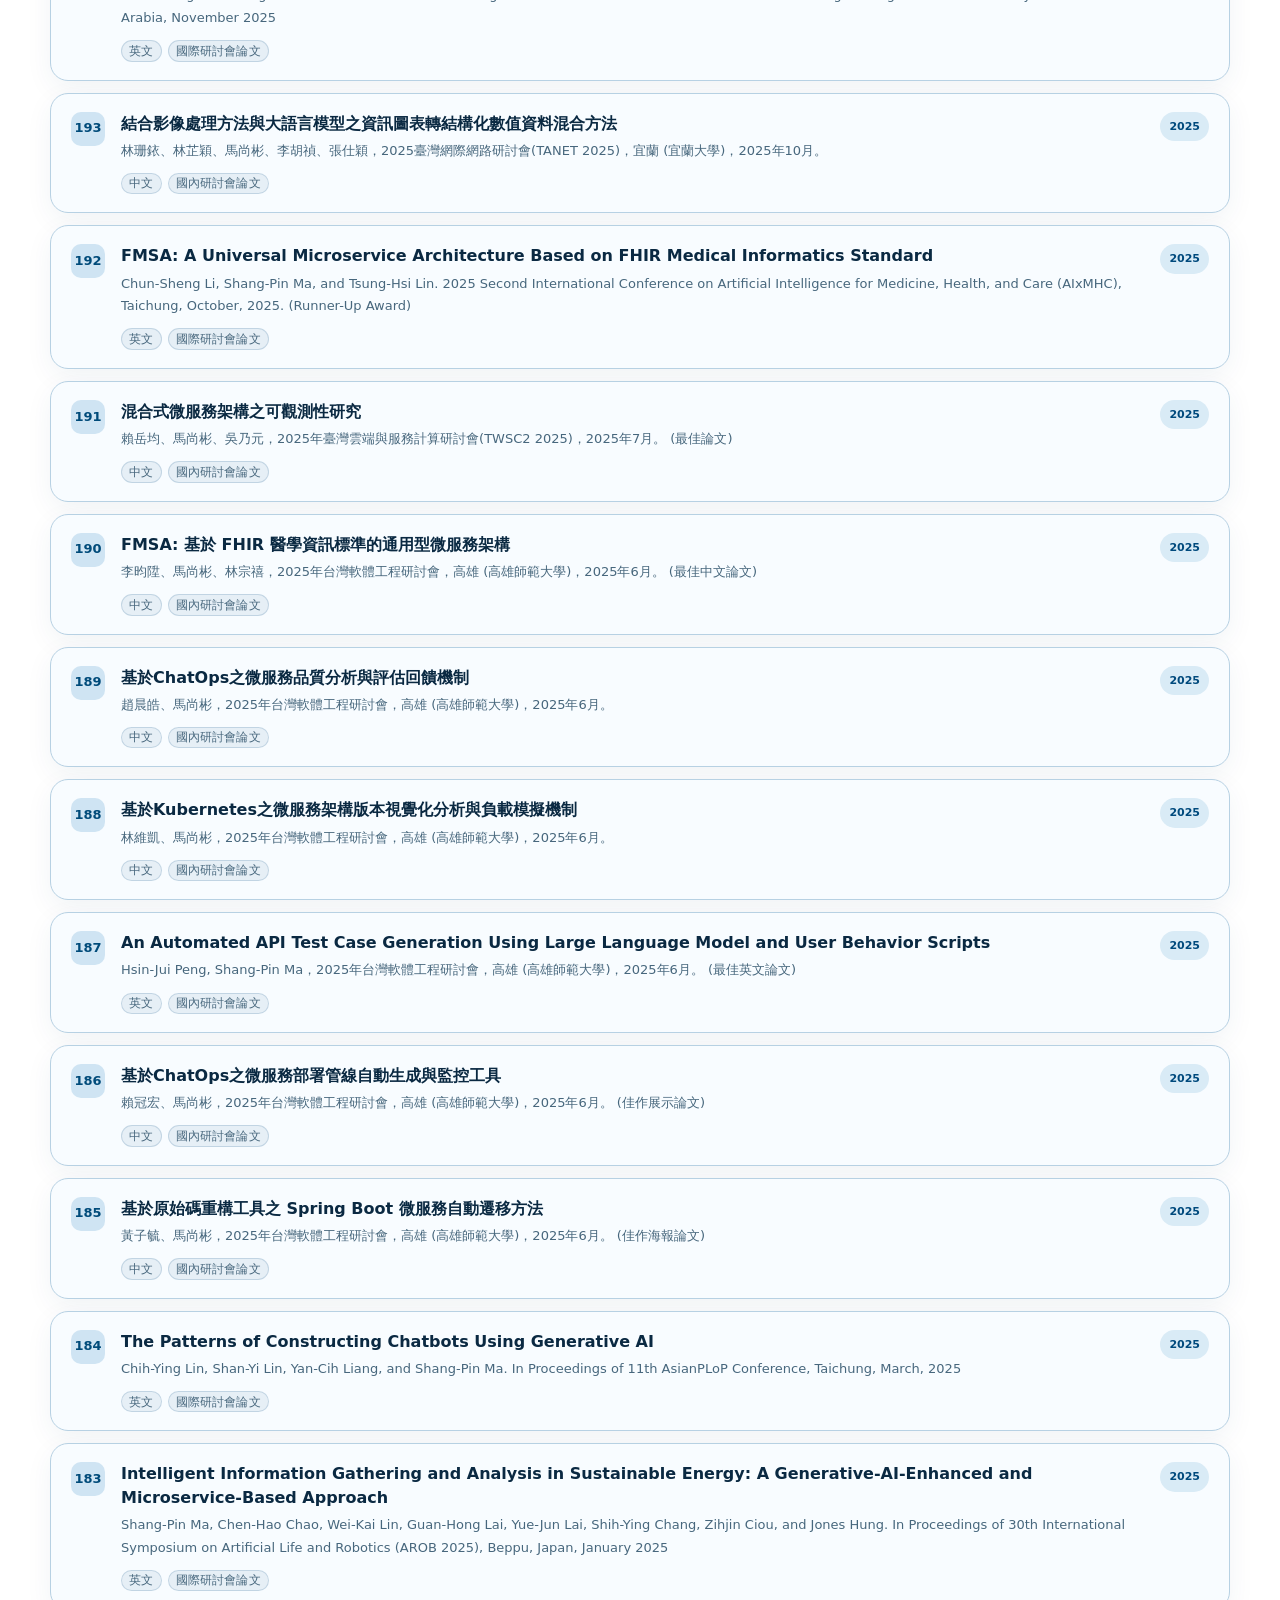
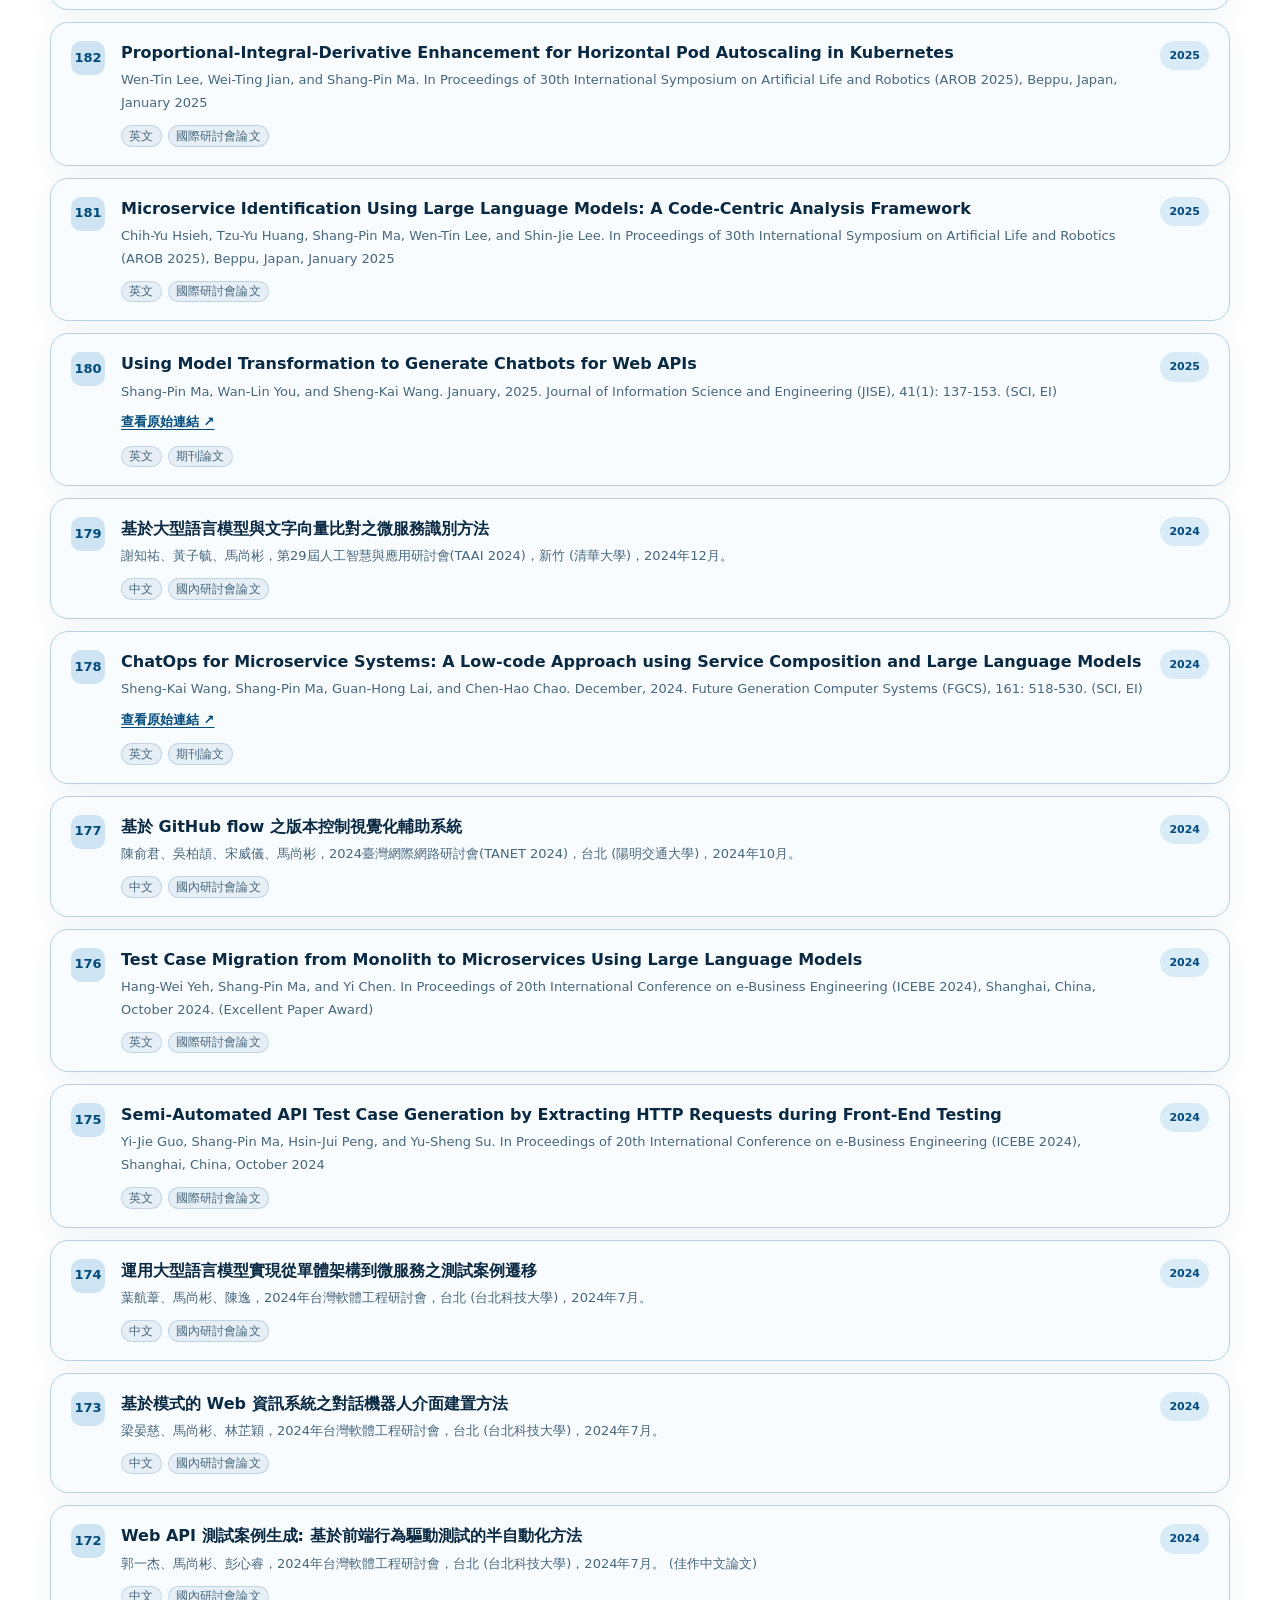
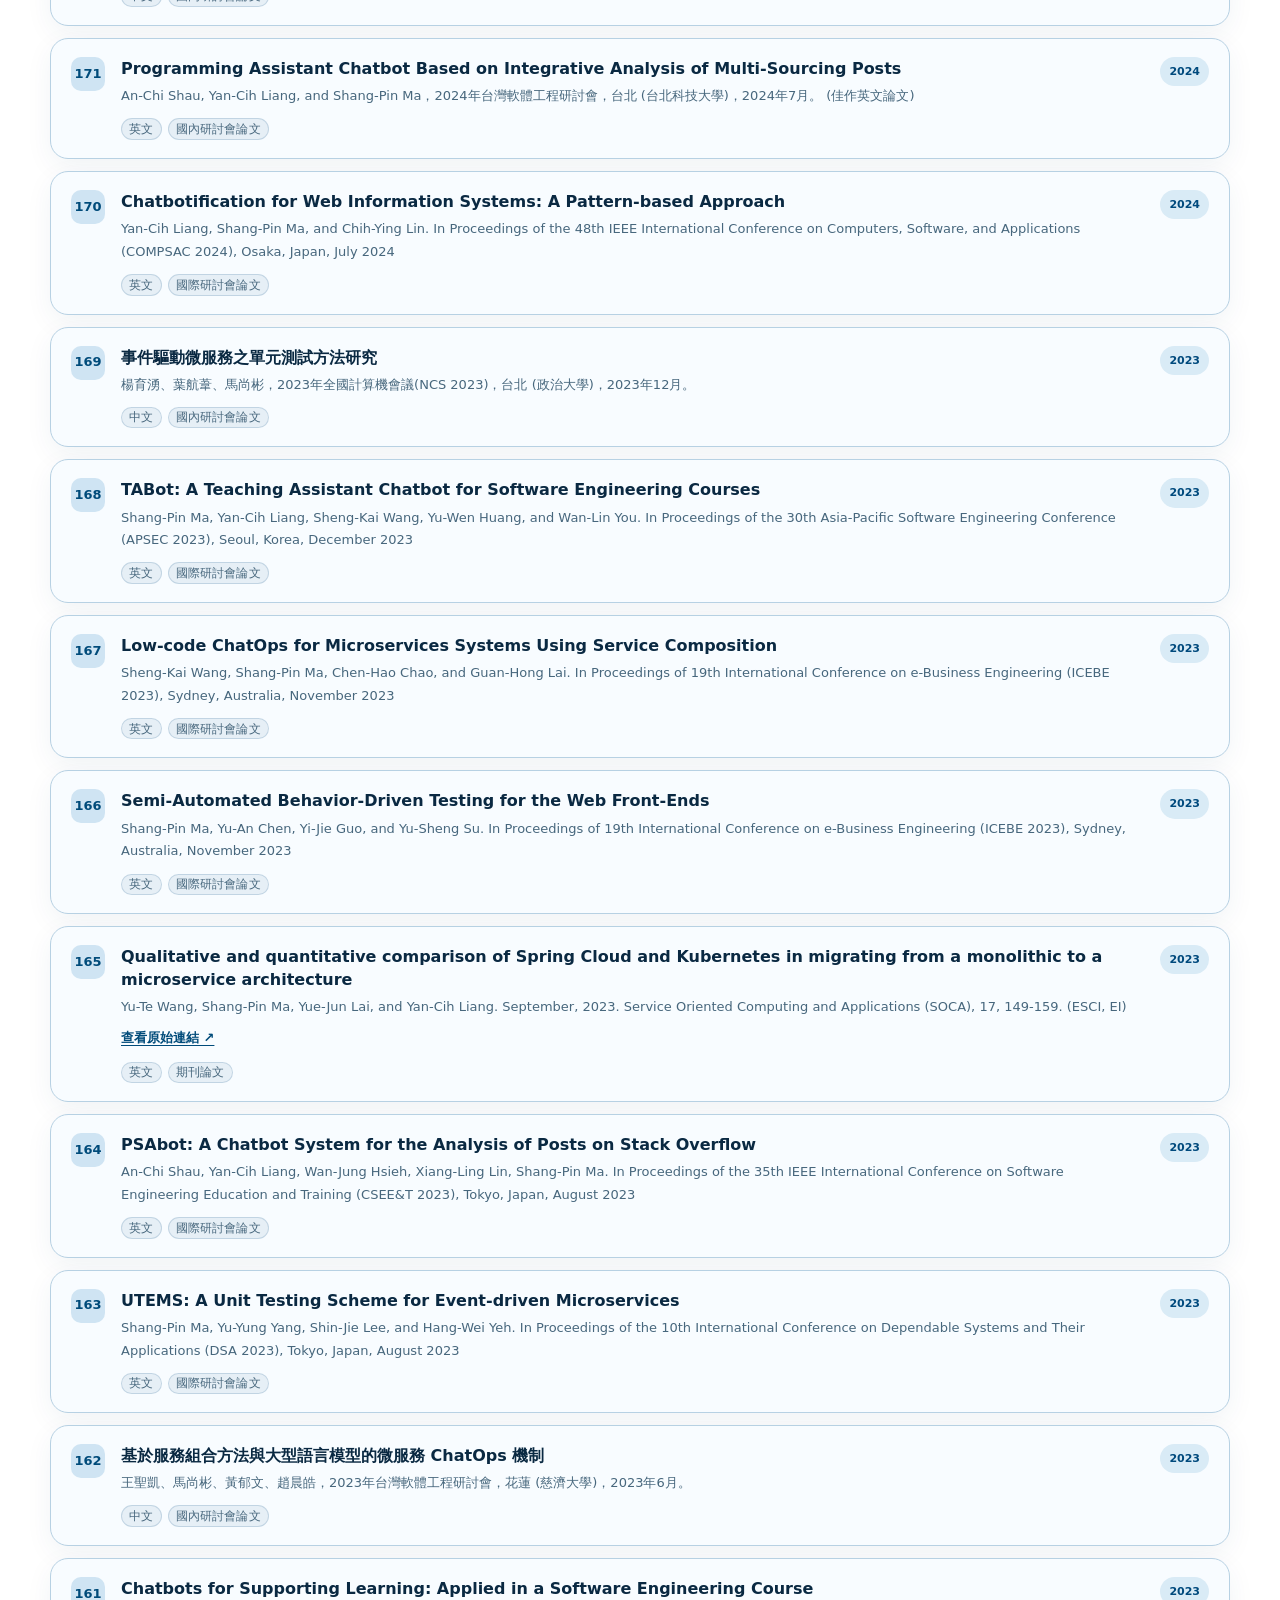
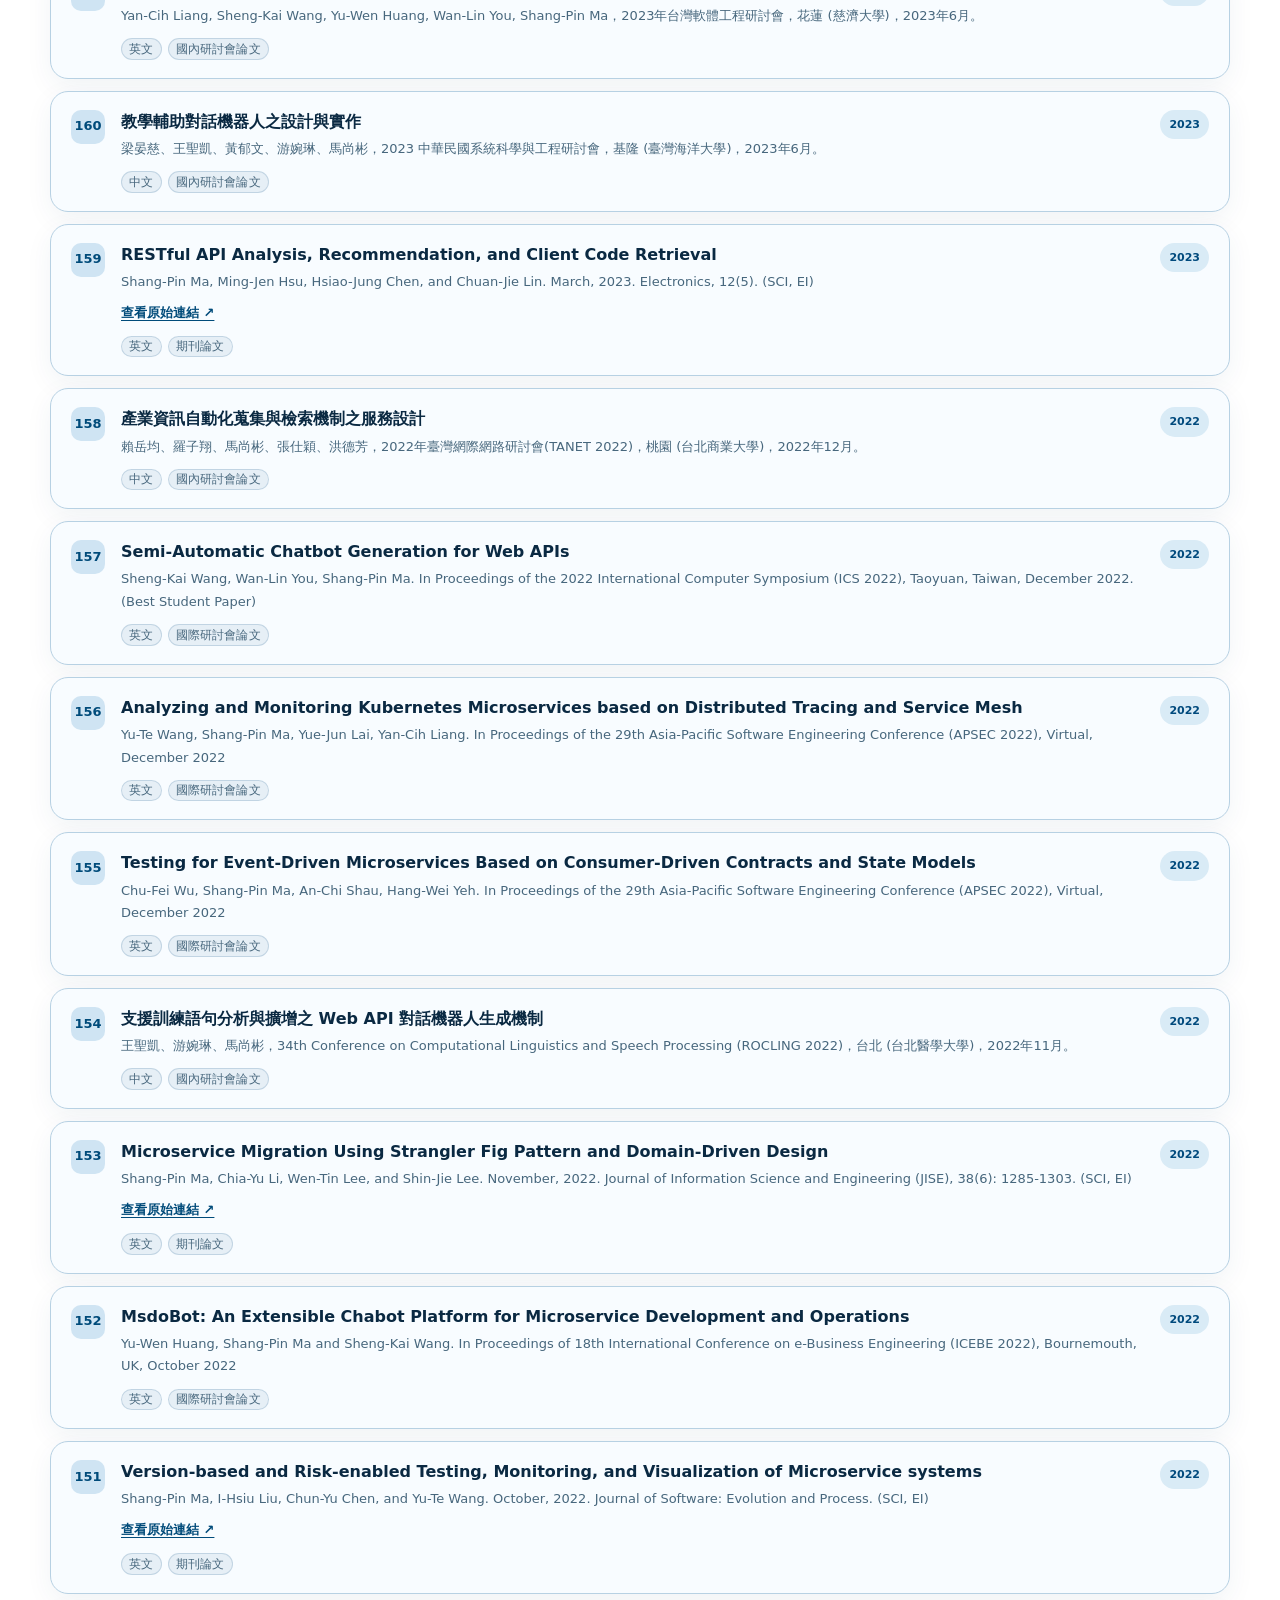
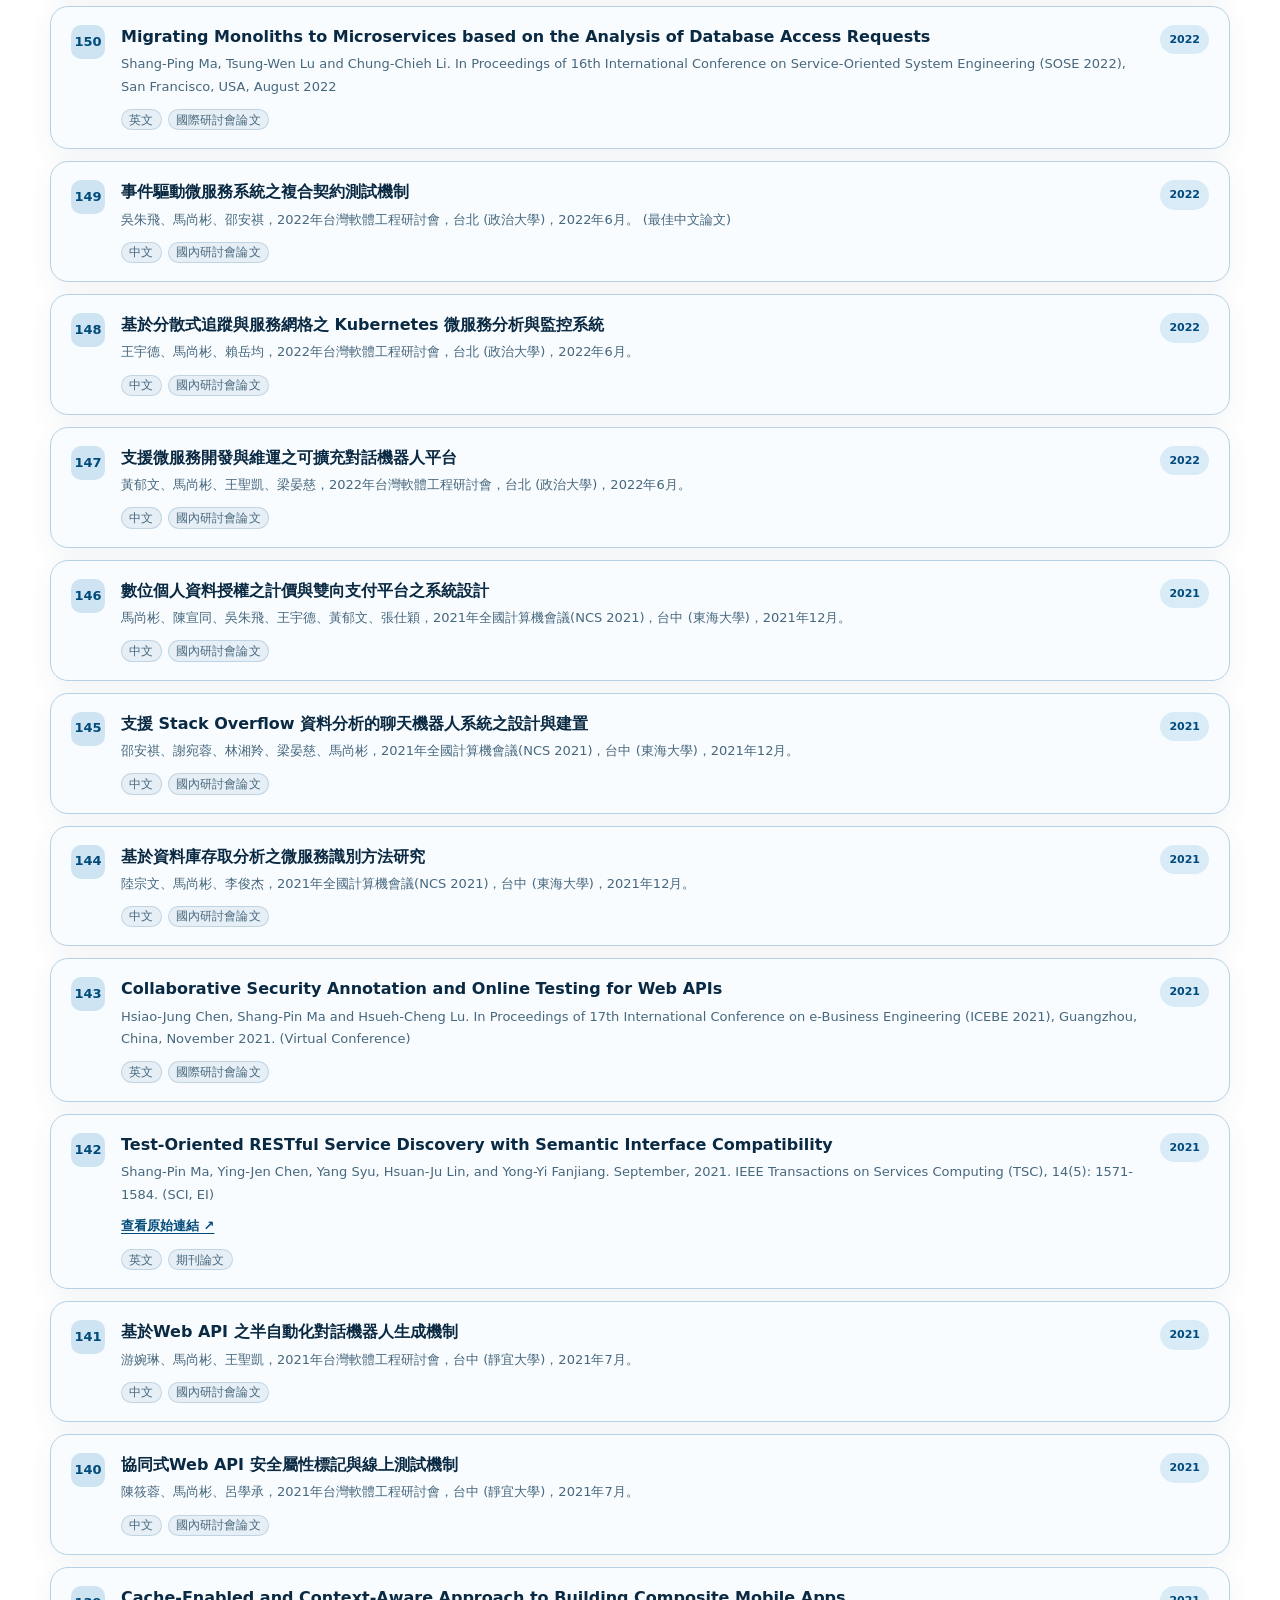
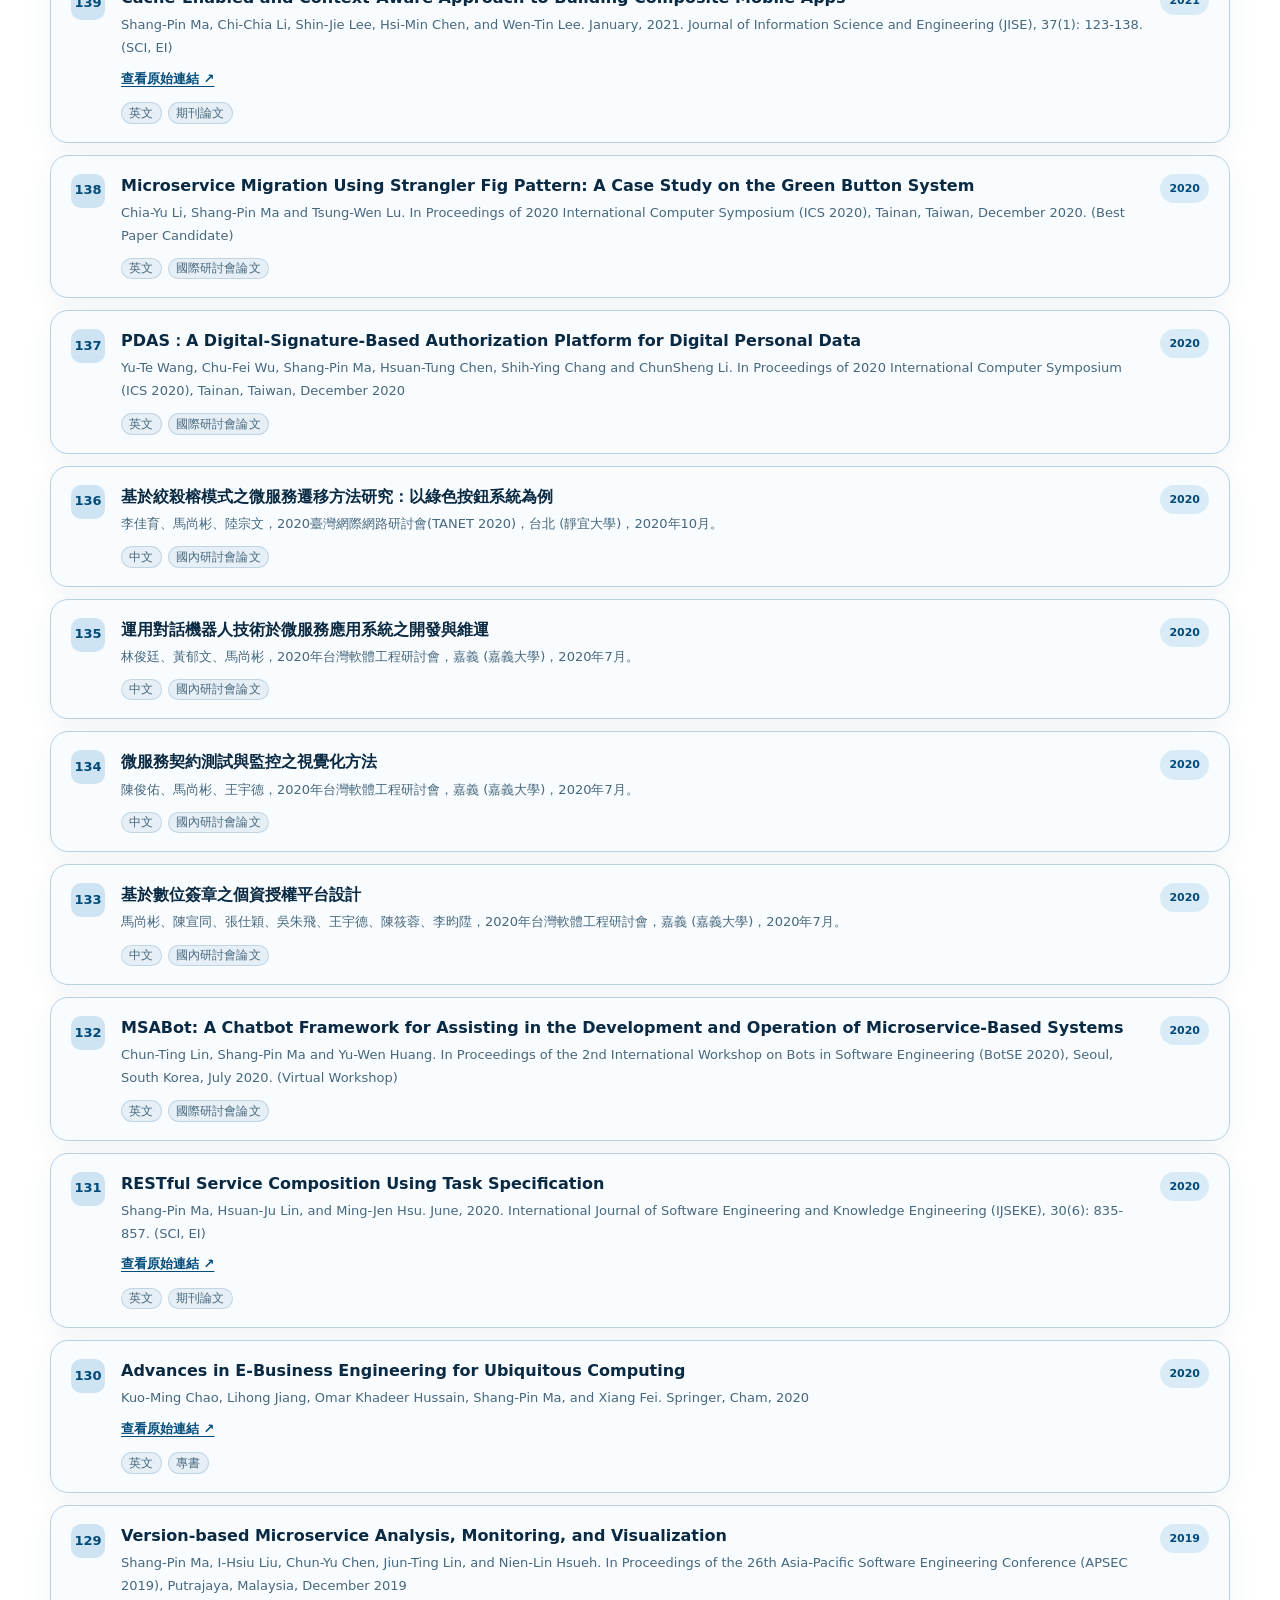
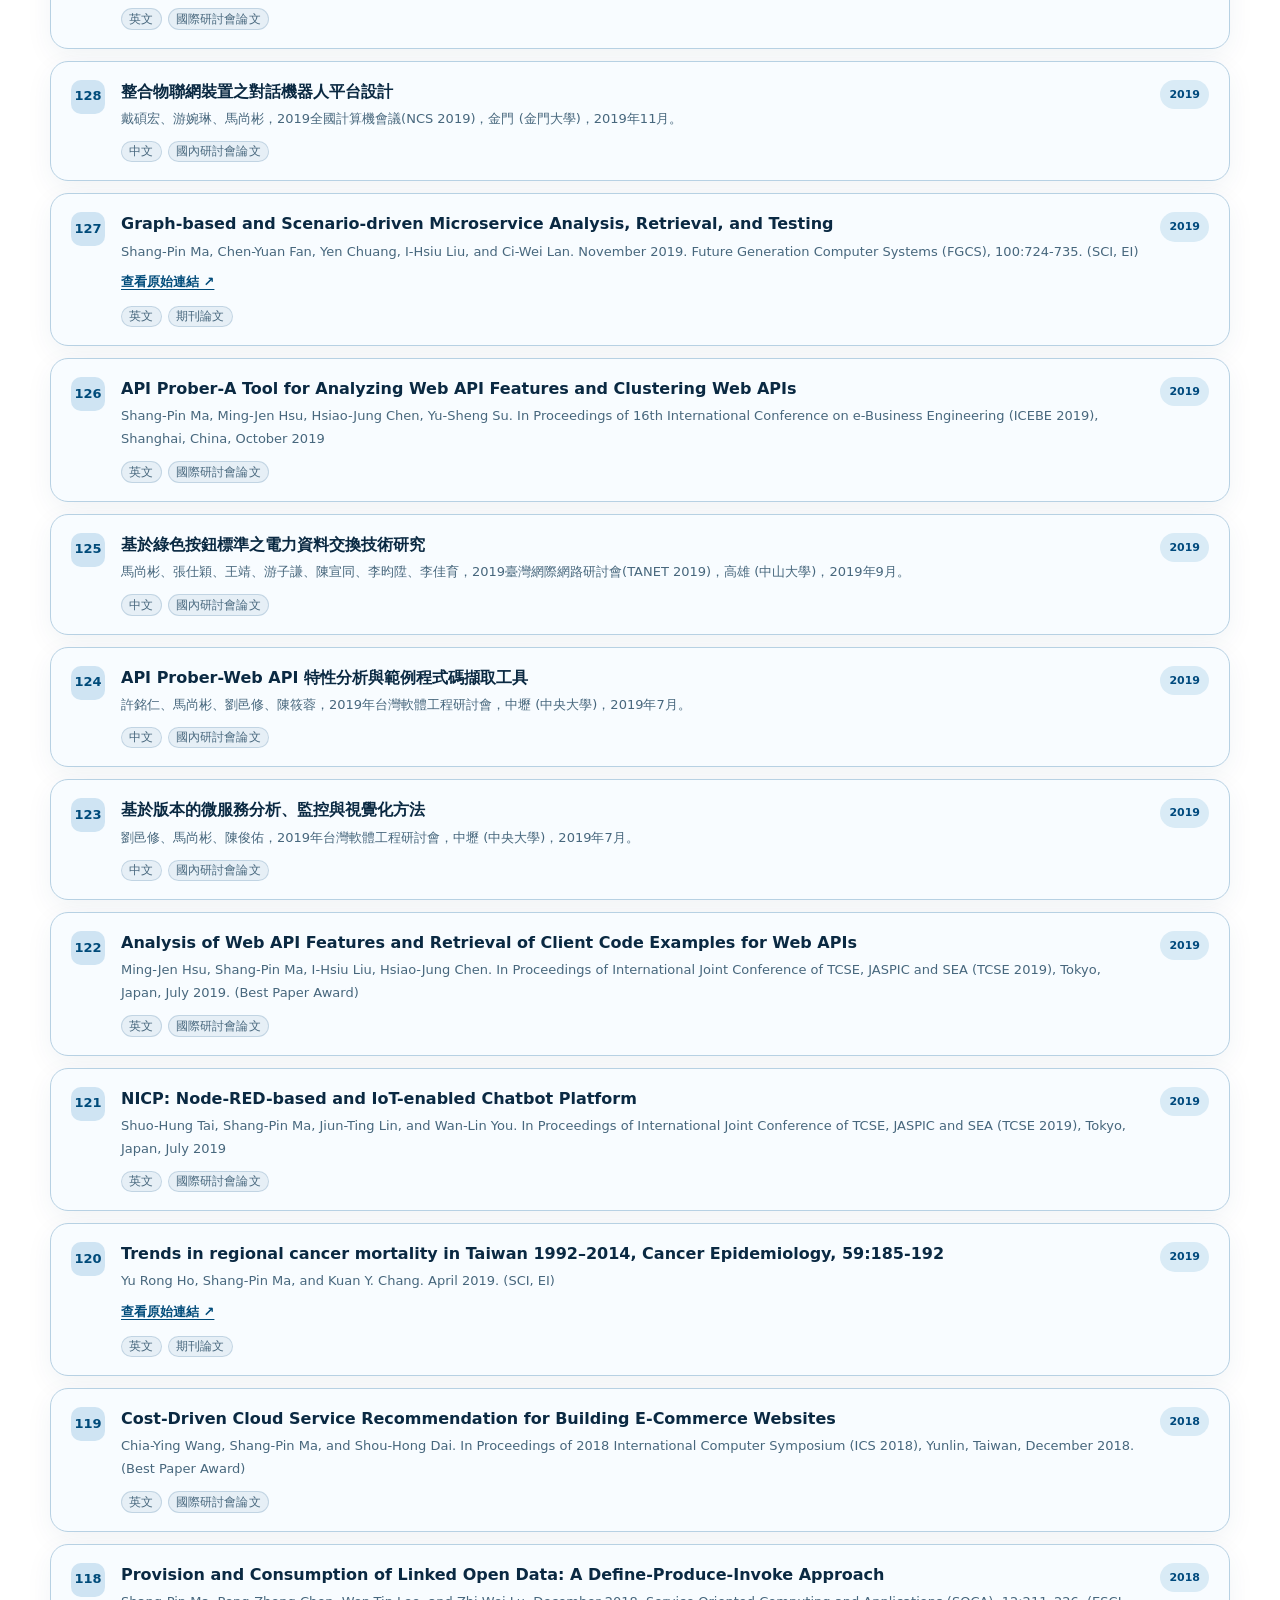
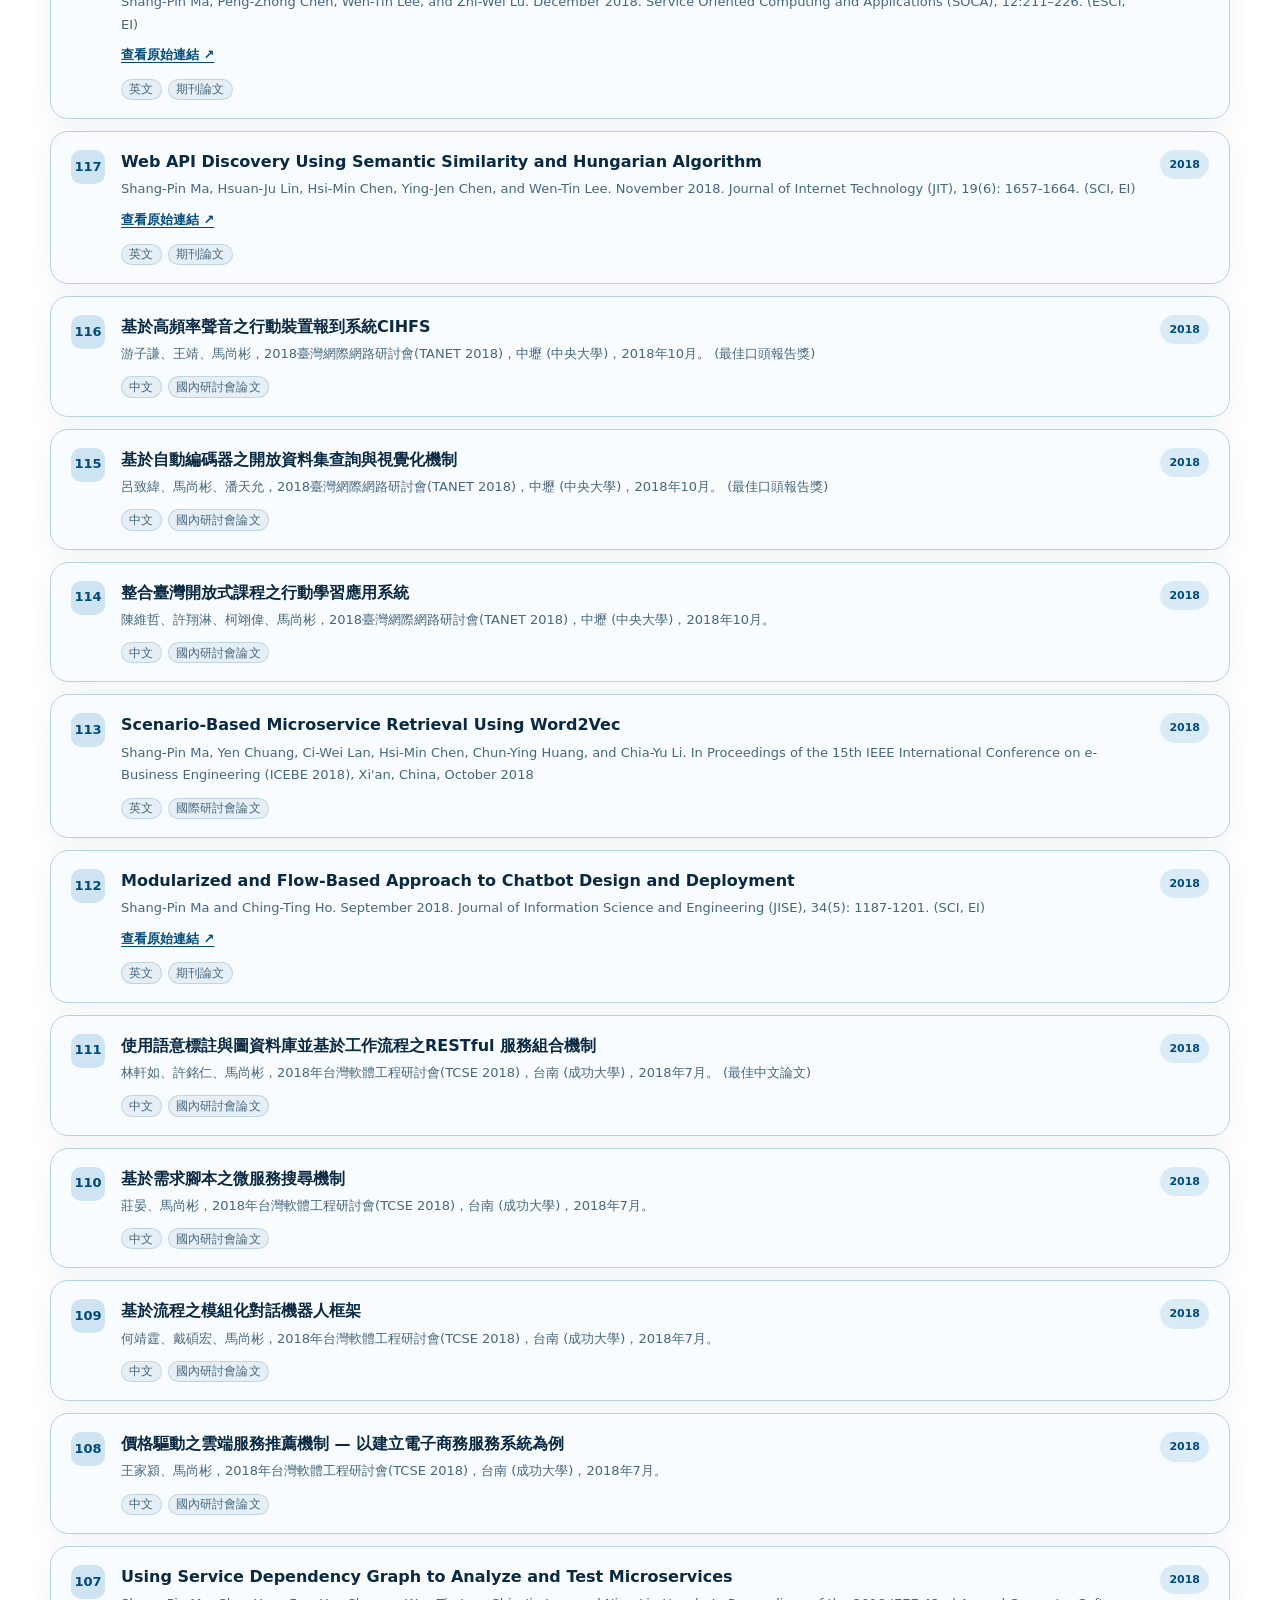
<file: publications.html>
<!DOCTYPE html>


<html data-theme="light" lang="zh-Hant">

<head>
    <meta charset="utf-8" />
    <meta content="width=device-width, initial-scale=1" name="viewport" />
    <title>研究成果｜SOSELab</title>
    <meta content="SOSELab 期刊、研討會、專書與專利成果" name="description" />
    <meta content="#004f7c" name="theme-color" />
    <link href="assets/images/favicon.svg" rel="icon" type="image/svg+xml" />
    <link href="assets/css/site.css" rel="stylesheet" />
    <link href="en/publications.html" hreflang="en" rel="alternate" />
    <style>
        /* Publication classification tags: compact labels at the bottom of each item */
        .publication-record-main .publication-tags {
            display: flex;
            flex-wrap: wrap;
            gap: .35rem;
            margin-top: .65rem;
            margin-bottom: 0;
        }

        .publication-record-main .record-tag {
            display: inline-flex;
            align-items: center;
            width: auto;
            padding: .16rem .46rem;
            border: 1px solid rgba(0, 79, 124, .16);
            border-radius: 999px;
            background: rgba(0, 79, 124, .07);
            color: var(--muted, #5f7182);
            font-size: .72rem;
            font-weight: 500;
            line-height: 1.25;
            letter-spacing: .01em;
        }
    </style>
</head>

<body>
    <a class="skip-link" href="#main">跳至主要內容</a>
    <header class="site-header" id="top">
        <div class="container header-inner">
            <a aria-label="SOSELab 首頁" class="brand" href="index.html">
                <span class="brand-mark"><span>S</span></span>
                <span><strong>SOSELab</strong><small>Service-Oriented Software Engineering Lab · NTOU</small></span>
            </a>
            <nav aria-label="主要導覽" class="desktop-nav"><a class="nav-link" href="index.html">首頁</a><a class="nav-link"
                    href="director.html">主持人</a><a class="nav-link active" href="publications.html">研究成果</a><a
                    class="nav-link" href="people.html">實驗室成員</a><a class="nav-link" href="projects.html">大學專題</a><a
                    class="nav-link" href="resources.html">研究資源</a></nav>
            <div class="header-actions"><a aria-label="Switch to English" class="lang-switch"
                    href="en/publications.html" lang="en">EN</a>
                <button aria-label="切換深色模式" class="icon-btn" data-theme-toggle=""><svg aria-hidden="true" class="icon"
                        fill="none" height="22" stroke="currentColor" stroke-linecap="round" stroke-linejoin="round"
                        stroke-width="1.8" viewbox="0 0 24 24" width="22">
                        <path d="M21 12.79A9 9 0 1 1 11.21 3 7 7 0 0 0 21 12.79Z"></path>
                    </svg></button>
                <button aria-expanded="false" aria-label="開啟選單" class="icon-btn mobile-menu-btn"
                    data-menu-toggle=""><svg aria-hidden="true" class="icon" fill="none" height="22"
                        stroke="currentColor" stroke-linecap="round" stroke-linejoin="round" stroke-width="1.8"
                        viewbox="0 0 24 24" width="22">
                        <path d="M4 7h16M4 12h16M4 17h16"></path>
                    </svg></button>
            </div>
        </div>
        <nav aria-label="行動版導覽" class="mobile-nav" data-mobile-nav=""><a class="nav-link" href="index.html">首頁</a><a
                class="nav-link" href="director.html">主持人</a><a class="nav-link active"
                href="publications.html">研究成果</a><a class="nav-link" href="people.html">實驗室成員</a><a class="nav-link"
                href="projects.html">大學專題</a><a class="nav-link" href="resources.html">研究資源</a></nav>
    </header>
    <main id="main">
        <section class="page-hero">
            <div class="container">
                <div class="breadcrumbs"><a href="index.html">首頁</a><svg aria-hidden="true" class="icon" fill="none"
                        height="14" stroke="currentColor" stroke-linecap="round" stroke-linejoin="round"
                        stroke-width="1.8" viewbox="0 0 24 24" width="14">
                        <path d="m9 18 6-6-6-6"></path>
                    </svg><span>研究成果</span></div>
                <div class="kicker">Publications</div>
                <h1 class="page-title">研究成果</h1>
            </div>
        </section>
        <section class="section compact">
            <div class="container">
                <div class="toolbar publication-toolbar">
                    <div class="search-box">
                        <input aria-label="搜尋研究成果" data-search="" placeholder="搜尋作者、論文名稱、會議或期刊…" type="search" />
                    </div>
                    <select aria-label="成果類型" class="filter-select" data-filter="">
                        <option value="all">全部類型</option>
                        <option value="journal">期刊論文</option>
                        <option value="international">國際研討會</option>
                        <option value="local">國內研討會</option>
                        <option value="book">專書</option>
                        <option value="patent">專利</option>
                    </select>
                    <div class="sort-control"><select class="filter-select" data-sort-control=""
                            data-sort-target="#publication-records" id="publication-records-sort">
                            <option selected="selected" value="desc">排序：從新到舊</option>
                            <option value="asc">排序：從舊到新</option>
                        </select>
                    </div>
                </div>
                <div class="list-stack" data-sort-container="" id="publication-records">
                    <article class="list-item" data-category="journal" data-language="en" data-order="212"
                        data-permanent-number="212" data-search-item="" data-sort-item="" data-year="2026"><span
                            class="list-index">212</span>
                        <div class="publication-record-main">
                            <h3><a class="disabled text-decoration-none"
                                    href=""
                                    rel="noopener noreferrer" target="_blank">MicroViSim: Lightweight Design-Time Simulation and Visualization for Kubernetes-Based Microservice Architecture Evolution</a></h3>
                            <div class="list-meta">Wei-Kai Lin, Shang-Pin Ma, Chih-Hsuan Chu, Shin-Jie Lee, and Wen-Tin Lee. Automated Software Engineering (ASE). (SCI, EI) (to appear)</div>
                            <div class="publication-tags"><span class="record-tag record-tag-language">英文</span><span
                                    class="record-tag record-tag-type">期刊論文</span></div>
                        </div><span class="pill year-pill">2026</span>
                    </article>
                    <article class="list-item" data-category="international" data-language="en" data-order="211"
                        data-permanent-number="211" data-search-item="" data-sort-item="" data-year="2026"><span
                            class="list-index">211</span>
                        <div class="publication-record-main">
                            <h3>Shifting Paradigms in Healthcare Interoperability: A Systematic Review of Service-Oriented and Microservice Architectures in Medical Systems</h3>
                            <div class="list-meta">Chun-Sheng Li, Shang-Pin Ma, and Tsung-Hsi Lin. 2026 8th International Conference on Software Engineering and Development (ICSED 2026), Okinawa, Japan, October, 2026.</div>
                            <div class="publication-tags"><span class="record-tag record-tag-language">英文</span><span
                                    class="record-tag record-tag-type">國際研討會論文</span></div>
                        </div><span class="pill year-pill">2026</span>
                    </article>
                    <article class="list-item" data-category="journal" data-language="en" data-order="210"
                        data-permanent-number="210" data-search-item="" data-sort-item="" data-year="2026"><span
                            class="list-index">210</span>
                        <div class="publication-record-main">
                            <h3><a class="disabled text-decoration-none"
                                    href=""
                                    rel="noopener noreferrer" target="_blank">Automated Microservice Identification and Migration Based on Code Summarization and Microservice Patterns</a></h3>
                            <div class="list-meta">Shang-Pin Ma, Tzu-Yu Huang, Chih-Yu Hsieh, and Chun-Sheng Li. Journal of Information Science and Engineering (JISE). (SCI, EI) (to appear)</div>
                            <div class="publication-tags"><span class="record-tag record-tag-language">英文</span><span
                                    class="record-tag record-tag-type">期刊論文</span></div>
                        </div><span class="pill year-pill">2026</span>
                    </article>
                    <article class="list-item" data-category="journal" data-language="en" data-order="209"
                        data-permanent-number="209" data-search-item="" data-sort-item="" data-year="2026"><span
                            class="list-index">209</span>
                        <div class="publication-record-main">
                            <h3><a class="disabled text-decoration-none"
                                    href=""
                                    rel="noopener noreferrer" target="_blank">Constructing Chatbots using Generative AI and Domain Knowledge</a></h3>
                            <div class="list-meta">Chih-Ying Lin, Shan-Yi Lin, Yan-Cih Liang, and Shang-Pin Ma. Journal of Information Science and Engineering (JISE). (SCI, EI) (to appear)</div>
                            <div class="publication-tags"><span class="record-tag record-tag-language">英文</span><span
                                    class="record-tag record-tag-type">期刊論文</span></div>
                        </div><span class="pill year-pill">2026</span>
                    </article>
                    <article class="list-item" data-category="international" data-language="en" data-order="208"
                        data-permanent-number="208" data-search-item="" data-sort-item="" data-year="2026"><span
                            class="list-index">208</span>
                        <div class="publication-record-main">
                            <h3>LLM-Powered ChatOps-Based Microservice Quality Analysis and Assessment</h3>
                            <div class="list-meta">Chen-Hao Chao, Shang-Pin Ma, Yu-Chieh Chang, and Wen-Tin Lee. 234th IEEE/ACIS International Conference on Software Engineering, Artificial Intelligence, Networking and Parallel/Distributed Computing (SNPD2026), Okayama, Japan, August, 2026.</div>
                            <div class="publication-tags"><span class="record-tag record-tag-language">英文</span><span
                                    class="record-tag record-tag-type">國際研討會論文</span></div>
                        </div><span class="pill year-pill">2026</span>
                    </article>
                    <article class="list-item" data-category="international" data-language="en" data-order="203"
                        data-permanent-number="203" data-search-item="" data-sort-item="" data-year="2026"><span
                            class="list-index">203</span>
                        <div class="publication-record-main">
                            <h3>Hierarchical Semantic Anchoring: Progressive Hierarchical Retrieval for Intent-Grounded
                                Task Placement in LLM-Assisted Mind Maps</h3>
                            <div class="list-meta">Dong-Yi Su, Chang-Yen Liu, Jun-Yu Wang, and Shang-Pin Ma, 2026 IEEE the
                                6th International Conference on Software Engineering and Artificial Intelligence (SEAI
                                2026), Fuzhou, China, June, 2026.</div>
                            <div class="publication-tags"><span class="record-tag record-tag-language">英文</span><span
                                    class="record-tag record-tag-type">國際研討會論文</span></div>
                        </div><span class="pill year-pill">2026</span>
                    </article>
                    <article class="list-item" data-category="local" data-language="zh" data-order="206"
                        data-permanent-number="206" data-search-item="" data-sort-item="" data-year="2026"><span
                            class="list-index">206</span>
                        <div class="publication-record-main">
                            <h3>CasDoc: 以規格驅動軟體文件生成與維護之智慧代理工作平台</h3>
                            <div class="list-meta">蘇東毅、劉元楷、簡蔚驊、林彥丞、馬尚彬，臺灣軟體工程研討會(TCSE 2026)，2026年7月。(佳作展示論文)</div>
                            <div class="publication-tags"><span class="record-tag record-tag-language">中文</span><span
                                    class="record-tag record-tag-type">國內研討會論文</span></div>
                        </div><span class="pill year-pill">2026</span>
                    </article>
                    <article class="list-item" data-category="local" data-language="zh" data-order="204"
                        data-permanent-number="204" data-search-item="" data-sort-item="" data-year="2026"><span
                            class="list-index">204</span>
                        <div class="publication-record-main">
                            <h3>整合知識圖譜與事實一致性驗證之檢索擴增生成框架設計</h3>
                            <div class="list-meta">林芷穎、馬尚彬、林珊銥，臺灣軟體工程研討會(TCSE 2026)，2026年7月。(最佳中文論文)</div>
                            <div class="publication-tags"><span class="record-tag record-tag-language">中文</span><span
                                    class="record-tag record-tag-type">國內研討會論文</span></div>
                        </div><span class="pill year-pill">2026</span>
                    </article>
                    <article class="list-item" data-category="local" data-language="zh" data-order="207"
                        data-permanent-number="207" data-search-item="" data-sort-item="" data-year="2026"><span
                            class="list-index">207</span>
                        <div class="publication-record-main">
                            <h3>基於 OpenTelemetry 並支援資訊安全分析之微服務可觀測性平台設計</h3>
                            <div class="list-meta">吳乃元、馬尚彬，臺灣軟體工程研討會(TCSE 2026)，2026年7月。</div>
                            <div class="publication-tags"><span class="record-tag record-tag-language">中文</span><span
                                    class="record-tag record-tag-type">國內研討會論文</span></div>
                        </div><span class="pill year-pill">2026</span>
                    </article>
                    <article class="list-item" data-category="local" data-language="en" data-order="205"
                        data-permanent-number="205" data-search-item="" data-sort-item="" data-year="2026"><span
                            class="list-index">205</span>
                        <div class="publication-record-main">
                            <h3>Migrating Monolithic Systems to Microservice Architectures: A Test-Driven and
                                Large-Language-Model-Based Approach</h3>
                            <div class="list-meta">Yi Chen and Shang-Pin Ma，臺灣軟體工程研討會(TCSE 2026)，2026年7月。(佳作英文論文)</div>
                            <div class="publication-tags"><span class="record-tag record-tag-language">英文</span><span
                                    class="record-tag record-tag-type">國內研討會論文</span></div>
                        </div><span class="pill year-pill">2026</span>
                    </article>
                    <article class="list-item" data-category="journal" data-language="en" data-order="202"
                        data-permanent-number="202" data-search-item="" data-sort-item="" data-year="2026"><span
                            class="list-index">202</span>
                        <div class="publication-record-main">
                            <h3><a class="publication-title-link"
                                    href="https://jise.iis.sinica.edu.tw/JISESearch/fullText;jsessionid=4d4621c966bbcff1ea37af68236e?pId=2878&code=AD304505D61879D"
                                    rel="noopener noreferrer" target="_blank">Using Multi-Source Integration and
                                    Information Retrieval Technology to Program Question-and-Answering Chatbots</a></h3>
                            <div class="list-meta">An-Chi Shau and Shang-Pin Ma. May, 2026. Journal of Information Science
                                and Engineering (JISE), 42(3). (SCI, EI)</div><a class="record-link"
                                href="https://jise.iis.sinica.edu.tw/JISESearch/fullText;jsessionid=4d4621c966bbcff1ea37af68236e?pId=2878&code=AD304505D61879D"
                                rel="noopener noreferrer" target="_blank">查看原始連結 ↗</a>
                            <div class="publication-tags"><span class="record-tag record-tag-language">英文</span><span
                                    class="record-tag record-tag-type">期刊論文</span></div>
                        </div><span class="pill year-pill">2026</span>
                    </article>
                    <article class="list-item" data-category="international" data-language="en" data-order="201"
                        data-permanent-number="201" data-search-item="" data-sort-item="" data-year="2026"><span
                            class="list-index">201</span>
                        <div class="publication-record-main">
                            <h3>Patterns for Constructing Teaching Assistant Chatbots Using LLM</h3>
                            <div class="list-meta">Shan-Yi Lin, Chih-Ying Lin, and Shang-Pin Ma. In Proceedings of 12th
                                AsianPLoP Conference, Yokohama, Japan, March, 2026</div>
                            <div class="publication-tags"><span class="record-tag record-tag-language">英文</span><span
                                    class="record-tag record-tag-type">國際研討會論文</span></div>
                        </div><span class="pill year-pill">2026</span>
                    </article>
                    <article class="list-item" data-category="international" data-language="en" data-order="200"
                        data-permanent-number="200" data-search-item="" data-sort-item="" data-year="2026"><span
                            class="list-index">200</span>
                        <div class="publication-record-main">
                            <h3>Patterns for AI-Assisted Document Maintenance and Traceability</h3>
                            <div class="list-meta">Dong-Yi Su, Yuan-Kai Liu, Wei-Hua Chien, Yan-Cheng Lin, and Shang-Pin Ma. In Proceedings of 12th AsianPLoP Conference, Yokohama, Japan, March, 2026</div>
                            <div class="publication-tags"><span class="record-tag record-tag-language">英文</span><span
                                    class="record-tag record-tag-type">國際研討會論文</span></div>
                        </div><span class="pill year-pill">2026</span>
                    </article>
                    <article class="list-item" data-category="international" data-language="en" data-order="199"
                        data-permanent-number="199" data-search-item="" data-sort-item="" data-year="2026"><span
                            class="list-index">199</span>
                        <div class="publication-record-main">
                            <h3>Patterns for Collecting and Interpretable Filtering of Online Knowledge</h3>
                            <div class="list-meta">Yi Chen, Nai-Yuan Wu, Wei-Kai Lin, Tzu-Hsiang Lo, Yue-Jun Lai, and
                                Shang-Pin Ma. In Proceedings of 12th AsianPLoP Conference, Yokohama, Japan, March, 2026</div>
                            <div class="publication-tags"><span class="record-tag record-tag-language">英文</span><span
                                    class="record-tag record-tag-type">國際研討會論文</span></div>
                        </div><span class="pill year-pill">2026</span>
                    </article>
                    <article class="list-item" data-category="international" data-language="en" data-order="198"
                        data-permanent-number="198" data-search-item="" data-sort-item="" data-year="2026"><span
                            class="list-index">198</span>
                        <div class="publication-record-main">
                            <h3>Patterns for Improving Participant Experiences of Exhibition-Style Competitions</h3>
                            <div class="list-meta">Yu-Hsuan Chao, Shang-Pin Ma, and Nien-Lin Hsueh. In Proceedings of
                                12th AsianPLoP Conference, Yokohama, Japan, March, 2026</div>
                            <div class="publication-tags"><span class="record-tag record-tag-language">英文</span><span
                                    class="record-tag record-tag-type">國際研討會論文</span></div>
                        </div><span class="pill year-pill">2026</span>
                    </article>
                    <article class="list-item" data-category="local" data-language="zh" data-order="197"
                        data-permanent-number="197" data-search-item="" data-sort-item="" data-year="2025"><span
                            class="list-index">197</span>
                        <div class="publication-record-main">
                            <h3>基於生成式 AI 並落實敏捷開發的軟體文件追溯平台設計與實作</h3>
                            <div class="list-meta">蘇東毅、劉元楷、林彥丞、簡蔚驊、馬尚彬，第30屆資訊管理暨實務研討會(IMP2025)，2025年12月。</div>
                            <div class="publication-tags"><span class="record-tag record-tag-language">中文</span><span
                                    class="record-tag record-tag-type">國內研討會論文</span></div>
                        </div><span class="pill year-pill">2025</span>
                    </article>
                    <article class="list-item" data-category="local" data-language="zh" data-order="196"
                        data-permanent-number="196" data-search-item="" data-sort-item="" data-year="2025"><span
                            class="list-index">196</span>
                        <div class="publication-record-main">
                            <h3>輔助大學教學實踐研究計畫撰寫與執行之問答機器人設計</h3>
                            <div class="list-meta">陳宏逸、趙宇瑄、馬尚彬，第30屆人工智慧與應用研討會(TAAI 2025)，台北 (師範大學)，2025年12月。</div>
                            <div class="publication-tags"><span class="record-tag record-tag-language">中文</span><span
                                    class="record-tag record-tag-type">國內研討會論文</span></div>
                        </div><span class="pill year-pill">2025</span>
                    </article>
                    <article class="list-item" data-category="international" data-language="en" data-order="195"
                        data-permanent-number="195" data-search-item="" data-sort-item="" data-year="2025"><span
                            class="list-index">195</span>
                        <div class="publication-record-main">
                            <h3>MicroViSim: Simulation and Visualization of Kubernetes-Based Microservice Systems</h3>
                            <div class="list-meta">Wei-Kai Lin, Shang-Pin Ma, Shin-Jie Lee, and Wen-Tin Lee. In Proceedings
                                of 7th International Workshop on Automated and verifiable Software sYstem DEvelopment
                                (ASYDE 2025), Seoul, South Korea, November 2025</div>
                            <div class="publication-tags"><span class="record-tag record-tag-language">英文</span><span
                                    class="record-tag record-tag-type">國際研討會論文</span></div>
                        </div><span class="pill year-pill">2025</span>
                    </article>
                    <article class="list-item" data-category="international" data-language="en" data-order="194"
                        data-permanent-number="194" data-search-item="" data-sort-item="" data-year="2025"><span
                            class="list-index">194</span>
                        <div class="publication-record-main">
                            <h3>LLM-Powered ChatOps Approach to Microservice Deployment Pipeline Automation and
                                Monitoring</h3>
                            <div class="list-meta">Guan-Hong Lai, Shang-Pin Ma, and An-Yu Li. In Proceedings of 21st
                                International Conference on e-Business Engineering (ICEBE 2025), Buraydah, Saudi Arabia,
                                November 2025</div>
                            <div class="publication-tags"><span class="record-tag record-tag-language">英文</span><span
                                    class="record-tag record-tag-type">國際研討會論文</span></div>
                        </div><span class="pill year-pill">2025</span>
                    </article>
                    <article class="list-item" data-category="local" data-language="zh" data-order="193"
                        data-permanent-number="193" data-search-item="" data-sort-item="" data-year="2025"><span
                            class="list-index">193</span>
                        <div class="publication-record-main">
                            <h3>結合影像處理方法與大語言模型之資訊圖表轉結構化數值資料混合方法</h3>
                            <div class="list-meta">林珊銥、林芷穎、馬尚彬、李胡禎、張仕穎，2025臺灣網際網路研討會(TANET 2025)，宜蘭 (宜蘭大學)，2025年10月。
                            </div>
                            <div class="publication-tags"><span class="record-tag record-tag-language">中文</span><span
                                    class="record-tag record-tag-type">國內研討會論文</span></div>
                        </div><span class="pill year-pill">2025</span>
                    </article>
                    <article class="list-item" data-category="international" data-language="en" data-order="192"
                        data-permanent-number="192" data-search-item="" data-sort-item="" data-year="2025"><span
                            class="list-index">192</span>
                        <div class="publication-record-main">
                            <h3>FMSA: A Universal Microservice Architecture Based on FHIR Medical Informatics Standard
                            </h3>
                            <div class="list-meta">Chun-Sheng Li, Shang-Pin Ma, and Tsung-Hsi Lin. 2025 Second
                                International Conference on Artificial Intelligence for Medicine, Health, and Care
                                (AIxMHC), Taichung, October, 2025. (Runner-Up Award)</div>
                            <div class="publication-tags"><span class="record-tag record-tag-language">英文</span><span
                                    class="record-tag record-tag-type">國際研討會論文</span></div>
                        </div><span class="pill year-pill">2025</span>
                    </article>
                    <article class="list-item" data-category="local" data-language="zh" data-order="191"
                        data-permanent-number="191" data-search-item="" data-sort-item="" data-year="2025"><span
                            class="list-index">191</span>
                        <div class="publication-record-main">
                            <h3>混合式微服務架構之可觀測性研究</h3>
                            <div class="list-meta">賴岳均、馬尚彬、吳乃元，2025年臺灣雲端與服務計算研討會(TWSC2 2025)，2025年7月。 (最佳論文)</div>
                            <div class="publication-tags"><span class="record-tag record-tag-language">中文</span><span
                                    class="record-tag record-tag-type">國內研討會論文</span></div>
                        </div><span class="pill year-pill">2025</span>
                    </article>
                    <article class="list-item" data-category="local" data-language="zh" data-order="190"
                        data-permanent-number="190" data-search-item="" data-sort-item="" data-year="2025"><span
                            class="list-index">190</span>
                        <div class="publication-record-main">
                            <h3>FMSA: 基於 FHIR 醫學資訊標準的通用型微服務架構</h3>
                            <div class="list-meta">李昀陞、馬尚彬、林宗禧，2025年台灣軟體工程研討會，高雄 (高雄師範大學)，2025年6月。 (最佳中文論文)</div>
                            <div class="publication-tags"><span class="record-tag record-tag-language">中文</span><span
                                    class="record-tag record-tag-type">國內研討會論文</span></div>
                        </div><span class="pill year-pill">2025</span>
                    </article>
                    <article class="list-item" data-category="local" data-language="zh" data-order="189"
                        data-permanent-number="189" data-search-item="" data-sort-item="" data-year="2025"><span
                            class="list-index">189</span>
                        <div class="publication-record-main">
                            <h3>基於ChatOps之微服務品質分析與評估回饋機制</h3>
                            <div class="list-meta">趙晨皓、馬尚彬，2025年台灣軟體工程研討會，高雄 (高雄師範大學)，2025年6月。</div>
                            <div class="publication-tags"><span class="record-tag record-tag-language">中文</span><span
                                    class="record-tag record-tag-type">國內研討會論文</span></div>
                        </div><span class="pill year-pill">2025</span>
                    </article>
                    <article class="list-item" data-category="local" data-language="zh" data-order="188"
                        data-permanent-number="188" data-search-item="" data-sort-item="" data-year="2025"><span
                            class="list-index">188</span>
                        <div class="publication-record-main">
                            <h3>基於Kubernetes之微服務架構版本視覺化分析與負載模擬機制</h3>
                            <div class="list-meta">林維凱、馬尚彬，2025年台灣軟體工程研討會，高雄 (高雄師範大學)，2025年6月。</div>
                            <div class="publication-tags"><span class="record-tag record-tag-language">中文</span><span
                                    class="record-tag record-tag-type">國內研討會論文</span></div>
                        </div><span class="pill year-pill">2025</span>
                    </article>
                    <article class="list-item" data-category="local" data-language="en" data-order="187"
                        data-permanent-number="187" data-search-item="" data-sort-item="" data-year="2025"><span
                            class="list-index">187</span>
                        <div class="publication-record-main">
                            <h3>An Automated API Test Case Generation Using Large Language Model and User Behavior
                                Scripts</h3>
                            <div class="list-meta">Hsin-Jui Peng, Shang-Pin Ma，2025年台灣軟體工程研討會，高雄 (高雄師範大學)，2025年6月。
                                (最佳英文論文)</div>
                            <div class="publication-tags"><span class="record-tag record-tag-language">英文</span><span
                                    class="record-tag record-tag-type">國內研討會論文</span></div>
                        </div><span class="pill year-pill">2025</span>
                    </article>
                    <article class="list-item" data-category="local" data-language="zh" data-order="186"
                        data-permanent-number="186" data-search-item="" data-sort-item="" data-year="2025"><span
                            class="list-index">186</span>
                        <div class="publication-record-main">
                            <h3>基於ChatOps之微服務部署管線自動生成與監控工具</h3>
                            <div class="list-meta">賴冠宏、馬尚彬，2025年台灣軟體工程研討會，高雄 (高雄師範大學)，2025年6月。 (佳作展示論文)</div>
                            <div class="publication-tags"><span class="record-tag record-tag-language">中文</span><span
                                    class="record-tag record-tag-type">國內研討會論文</span></div>
                        </div><span class="pill year-pill">2025</span>
                    </article>
                    <article class="list-item" data-category="local" data-language="zh" data-order="185"
                        data-permanent-number="185" data-search-item="" data-sort-item="" data-year="2025"><span
                            class="list-index">185</span>
                        <div class="publication-record-main">
                            <h3>基於原始碼重構工具之 Spring Boot 微服務自動遷移方法</h3>
                            <div class="list-meta">黃子毓、馬尚彬，2025年台灣軟體工程研討會，高雄 (高雄師範大學)，2025年6月。 (佳作海報論文)</div>
                            <div class="publication-tags"><span class="record-tag record-tag-language">中文</span><span
                                    class="record-tag record-tag-type">國內研討會論文</span></div>
                        </div><span class="pill year-pill">2025</span>
                    </article>
                    <article class="list-item" data-category="international" data-language="en" data-order="184"
                        data-permanent-number="184" data-search-item="" data-sort-item="" data-year="2025"><span
                            class="list-index">184</span>
                        <div class="publication-record-main">
                            <h3>The Patterns of Constructing Chatbots Using Generative AI</h3>
                            <div class="list-meta">Chih-Ying Lin, Shan-Yi Lin, Yan-Cih Liang, and Shang-Pin Ma. In
                                Proceedings of 11th AsianPLoP Conference, Taichung, March, 2025</div>
                            <div class="publication-tags"><span class="record-tag record-tag-language">英文</span><span
                                    class="record-tag record-tag-type">國際研討會論文</span></div>
                        </div><span class="pill year-pill">2025</span>
                    </article>
                    <article class="list-item" data-category="international" data-language="en" data-order="183"
                        data-permanent-number="183" data-search-item="" data-sort-item="" data-year="2025"><span
                            class="list-index">183</span>
                        <div class="publication-record-main">
                            <h3>Intelligent Information Gathering and Analysis in Sustainable Energy: A
                                Generative-AI-Enhanced and Microservice-Based Approach</h3>
                            <div class="list-meta">Shang-Pin Ma, Chen-Hao Chao, Wei-Kai Lin, Guan-Hong Lai, Yue-Jun Lai,
                                Shih-Ying Chang, Zihjin Ciou, and Jones Hung. In Proceedings of 30th International Symposium
                                on Artificial Life and Robotics (AROB 2025), Beppu, Japan, January 2025</div>
                            <div class="publication-tags"><span class="record-tag record-tag-language">英文</span><span
                                    class="record-tag record-tag-type">國際研討會論文</span></div>
                        </div><span class="pill year-pill">2025</span>
                    </article>
                    <article class="list-item" data-category="international" data-language="en" data-order="182"
                        data-permanent-number="182" data-search-item="" data-sort-item="" data-year="2025"><span
                            class="list-index">182</span>
                        <div class="publication-record-main">
                            <h3>Proportional-Integral-Derivative Enhancement for Horizontal Pod Autoscaling in
                                Kubernetes</h3>
                            <div class="list-meta">Wen-Tin Lee, Wei-Ting Jian, and Shang-Pin Ma. In Proceedings of 30th
                                International Symposium on Artificial Life and Robotics (AROB 2025), Beppu, Japan,
                                January 2025</div>
                            <div class="publication-tags"><span class="record-tag record-tag-language">英文</span><span
                                    class="record-tag record-tag-type">國際研討會論文</span></div>
                        </div><span class="pill year-pill">2025</span>
                    </article>
                    <article class="list-item" data-category="international" data-language="en" data-order="181"
                        data-permanent-number="181" data-search-item="" data-sort-item="" data-year="2025"><span
                            class="list-index">181</span>
                        <div class="publication-record-main">
                            <h3>Microservice Identification Using Large Language Models: A Code-Centric Analysis
                                Framework</h3>
                            <div class="list-meta">Chih-Yu Hsieh, Tzu-Yu Huang, Shang-Pin Ma, Wen-Tin Lee, and Shin-Jie Lee.
                                In Proceedings of 30th International Symposium on Artificial Life and Robotics (AROB
                                2025), Beppu, Japan, January 2025</div>
                            <div class="publication-tags"><span class="record-tag record-tag-language">英文</span><span
                                    class="record-tag record-tag-type">國際研討會論文</span></div>
                        </div><span class="pill year-pill">2025</span>
                    </article>
                    <article class="list-item" data-category="journal" data-language="en" data-order="180"
                        data-permanent-number="180" data-search-item="" data-sort-item="" data-year="2025"><span
                            class="list-index">180</span>
                        <div class="publication-record-main">
                            <h3><a class="publication-title-link"
                                    href="https://www.airitilibrary.com/Article/Detail/10162364-N202410170003-00008"
                                    rel="noopener noreferrer" target="_blank">Using Model Transformation to Generate
                                    Chatbots for Web APIs</a></h3>
                            <div class="list-meta">Shang-Pin Ma, Wan-Lin You, and Sheng-Kai Wang. January, 2025. Journal
                                of Information Science and Engineering (JISE), 41(1): 137-153. (SCI, EI)</div><a
                                class="record-link"
                                href="https://www.airitilibrary.com/Article/Detail/10162364-N202410170003-00008"
                                rel="noopener noreferrer" target="_blank">查看原始連結 ↗</a>
                            <div class="publication-tags"><span class="record-tag record-tag-language">英文</span><span
                                    class="record-tag record-tag-type">期刊論文</span></div>
                        </div><span class="pill year-pill">2025</span>
                    </article>
                    <article class="list-item" data-category="local" data-language="zh" data-order="179"
                        data-permanent-number="179" data-search-item="" data-sort-item="" data-year="2024"><span
                            class="list-index">179</span>
                        <div class="publication-record-main">
                            <h3>基於大型語言模型與文字向量比對之微服務識別方法</h3>
                            <div class="list-meta">謝知祐、黃子毓、馬尚彬，第29屆人工智慧與應用研討會(TAAI 2024)，新竹 (清華大學)，2024年12月。</div>
                            <div class="publication-tags"><span class="record-tag record-tag-language">中文</span><span
                                    class="record-tag record-tag-type">國內研討會論文</span></div>
                        </div><span class="pill year-pill">2024</span>
                    </article>
                    <article class="list-item" data-category="journal" data-language="en" data-order="178"
                        data-permanent-number="178" data-search-item="" data-sort-item="" data-year="2024"><span
                            class="list-index">178</span>
                        <div class="publication-record-main">
                            <h3><a class="publication-title-link"
                                    href="https://www.sciencedirect.com/science/article/abs/pii/S0167739X24003911"
                                    rel="noopener noreferrer" target="_blank">ChatOps for Microservice Systems: A
                                    Low-code Approach using Service Composition and Large Language Models</a></h3>
                            <div class="list-meta">Sheng-Kai Wang, Shang-Pin Ma, Guan-Hong Lai, and Chen-Hao Chao. December,
                                2024. Future Generation Computer Systems (FGCS), 161: 518-530. (SCI, EI)</div><a
                                class="record-link"
                                href="https://www.sciencedirect.com/science/article/abs/pii/S0167739X24003911"
                                rel="noopener noreferrer" target="_blank">查看原始連結 ↗</a>
                            <div class="publication-tags"><span class="record-tag record-tag-language">英文</span><span
                                    class="record-tag record-tag-type">期刊論文</span></div>
                        </div><span class="pill year-pill">2024</span>
                    </article>
                    <article class="list-item" data-category="local" data-language="zh" data-order="177"
                        data-permanent-number="177" data-search-item="" data-sort-item="" data-year="2024"><span
                            class="list-index">177</span>
                        <div class="publication-record-main">
                            <h3>基於 GitHub flow 之版本控制視覺化輔助系統</h3>
                            <div class="list-meta">陳俞君、吳柏頡、宋威儀、馬尚彬，2024臺灣網際網路研討會(TANET 2024)，台北 (陽明交通大學)，2024年10月。</div>
                            <div class="publication-tags"><span class="record-tag record-tag-language">中文</span><span
                                    class="record-tag record-tag-type">國內研討會論文</span></div>
                        </div><span class="pill year-pill">2024</span>
                    </article>
                    <article class="list-item" data-category="international" data-language="en" data-order="176"
                        data-permanent-number="176" data-search-item="" data-sort-item="" data-year="2024"><span
                            class="list-index">176</span>
                        <div class="publication-record-main">
                            <h3>Test Case Migration from Monolith to Microservices Using Large Language Models</h3>
                            <div class="list-meta">Hang-Wei Yeh, Shang-Pin Ma, and Yi Chen. In Proceedings of 20th
                                International Conference on e-Business Engineering (ICEBE 2024), Shanghai, China,
                                October 2024. (Excellent Paper Award)</div>
                            <div class="publication-tags"><span class="record-tag record-tag-language">英文</span><span
                                    class="record-tag record-tag-type">國際研討會論文</span></div>
                        </div><span class="pill year-pill">2024</span>
                    </article>
                    <article class="list-item" data-category="international" data-language="en" data-order="175"
                        data-permanent-number="175" data-search-item="" data-sort-item="" data-year="2024"><span
                            class="list-index">175</span>
                        <div class="publication-record-main">
                            <h3>Semi-Automated API Test Case Generation by Extracting HTTP Requests during Front-End
                                Testing</h3>
                            <div class="list-meta">Yi-Jie Guo, Shang-Pin Ma, Hsin-Jui Peng, and Yu-Sheng Su. In
                                Proceedings of 20th International Conference on e-Business Engineering (ICEBE 2024),
                                Shanghai, China, October 2024</div>
                            <div class="publication-tags"><span class="record-tag record-tag-language">英文</span><span
                                    class="record-tag record-tag-type">國際研討會論文</span></div>
                        </div><span class="pill year-pill">2024</span>
                    </article>
                    <article class="list-item" data-category="local" data-language="zh" data-order="174"
                        data-permanent-number="174" data-search-item="" data-sort-item="" data-year="2024"><span
                            class="list-index">174</span>
                        <div class="publication-record-main">
                            <h3>運用大型語言模型實現從單體架構到微服務之測試案例遷移</h3>
                            <div class="list-meta">葉航葦、馬尚彬、陳逸，2024年台灣軟體工程研討會，台北 (台北科技大學)，2024年7月。</div>
                            <div class="publication-tags"><span class="record-tag record-tag-language">中文</span><span
                                    class="record-tag record-tag-type">國內研討會論文</span></div>
                        </div><span class="pill year-pill">2024</span>
                    </article>
                    <article class="list-item" data-category="local" data-language="zh" data-order="173"
                        data-permanent-number="173" data-search-item="" data-sort-item="" data-year="2024"><span
                            class="list-index">173</span>
                        <div class="publication-record-main">
                            <h3>基於模式的 Web 資訊系統之對話機器人介面建置方法</h3>
                            <div class="list-meta">梁晏慈、馬尚彬、林芷穎，2024年台灣軟體工程研討會，台北 (台北科技大學)，2024年7月。</div>
                            <div class="publication-tags"><span class="record-tag record-tag-language">中文</span><span
                                    class="record-tag record-tag-type">國內研討會論文</span></div>
                        </div><span class="pill year-pill">2024</span>
                    </article>
                    <article class="list-item" data-category="local" data-language="zh" data-order="172"
                        data-permanent-number="172" data-search-item="" data-sort-item="" data-year="2024"><span
                            class="list-index">172</span>
                        <div class="publication-record-main">
                            <h3>Web API 測試案例生成: 基於前端行為驅動測試的半自動化方法</h3>
                            <div class="list-meta">郭一杰、馬尚彬、彭心睿，2024年台灣軟體工程研討會，台北 (台北科技大學)，2024年7月。 (佳作中文論文)</div>
                            <div class="publication-tags"><span class="record-tag record-tag-language">中文</span><span
                                    class="record-tag record-tag-type">國內研討會論文</span></div>
                        </div><span class="pill year-pill">2024</span>
                    </article>
                    <article class="list-item" data-category="local" data-language="en" data-order="171"
                        data-permanent-number="171" data-search-item="" data-sort-item="" data-year="2024"><span
                            class="list-index">171</span>
                        <div class="publication-record-main">
                            <h3>Programming Assistant Chatbot Based on Integrative Analysis of Multi-Sourcing Posts</h3>
                            <div class="list-meta">An-Chi Shau, Yan-Cih Liang, and Shang-Pin Ma，2024年台灣軟體工程研討會，台北
                                (台北科技大學)，2024年7月。 (佳作英文論文)</div>
                            <div class="publication-tags"><span class="record-tag record-tag-language">英文</span><span
                                    class="record-tag record-tag-type">國內研討會論文</span></div>
                        </div><span class="pill year-pill">2024</span>
                    </article>
                    <article class="list-item" data-category="international" data-language="en" data-order="170"
                        data-permanent-number="170" data-search-item="" data-sort-item="" data-year="2024"><span
                            class="list-index">170</span>
                        <div class="publication-record-main">
                            <h3>Chatbotification for Web Information Systems: A Pattern-based Approach</h3>
                            <div class="list-meta">Yan-Cih Liang, Shang-Pin Ma, and Chih-Ying Lin. In Proceedings of the
                                48th IEEE International Conference on Computers, Software, and Applications (COMPSAC
                                2024), Osaka, Japan, July 2024</div>
                            <div class="publication-tags"><span class="record-tag record-tag-language">英文</span><span
                                    class="record-tag record-tag-type">國際研討會論文</span></div>
                        </div><span class="pill year-pill">2024</span>
                    </article>
                    <article class="list-item" data-category="local" data-language="zh" data-order="169"
                        data-permanent-number="169" data-search-item="" data-sort-item="" data-year="2023"><span
                            class="list-index">169</span>
                        <div class="publication-record-main">
                            <h3>事件驅動微服務之單元測試方法研究</h3>
                            <div class="list-meta">楊育湧、葉航葦、馬尚彬，2023年全國計算機會議(NCS 2023)，台北 (政治大學)，2023年12月。</div>
                            <div class="publication-tags"><span class="record-tag record-tag-language">中文</span><span
                                    class="record-tag record-tag-type">國內研討會論文</span></div>
                        </div><span class="pill year-pill">2023</span>
                    </article>
                    <article class="list-item" data-category="international" data-language="en" data-order="168"
                        data-permanent-number="168" data-search-item="" data-sort-item="" data-year="2023"><span
                            class="list-index">168</span>
                        <div class="publication-record-main">
                            <h3>TABot: A Teaching Assistant Chatbot for Software Engineering Courses</h3>
                            <div class="list-meta">Shang-Pin Ma, Yan-Cih Liang, Sheng-Kai Wang, Yu-Wen Huang, and Wan-Lin You. In Proceedings of the 30th Asia-Pacific Software Engineering Conference
                                (APSEC 2023), Seoul, Korea, December 2023</div>
                            <div class="publication-tags"><span class="record-tag record-tag-language">英文</span><span
                                    class="record-tag record-tag-type">國際研討會論文</span></div>
                        </div><span class="pill year-pill">2023</span>
                    </article>
                    <article class="list-item" data-category="international" data-language="en" data-order="167"
                        data-permanent-number="167" data-search-item="" data-sort-item="" data-year="2023"><span
                            class="list-index">167</span>
                        <div class="publication-record-main">
                            <h3>Low-code ChatOps for Microservices Systems Using Service Composition</h3>
                            <div class="list-meta">Sheng-Kai Wang, Shang-Pin Ma, Chen-Hao Chao, and Guan-Hong Lai. In
                                Proceedings of 19th International Conference on e-Business Engineering (ICEBE 2023),
                                Sydney, Australia, November 2023</div>
                            <div class="publication-tags"><span class="record-tag record-tag-language">英文</span><span
                                    class="record-tag record-tag-type">國際研討會論文</span></div>
                        </div><span class="pill year-pill">2023</span>
                    </article>
                    <article class="list-item" data-category="international" data-language="en" data-order="166"
                        data-permanent-number="166" data-search-item="" data-sort-item="" data-year="2023"><span
                            class="list-index">166</span>
                        <div class="publication-record-main">
                            <h3>Semi-Automated Behavior-Driven Testing for the Web Front-Ends</h3>
                            <div class="list-meta">Shang-Pin Ma, Yu-An Chen, Yi-Jie Guo, and Yu-Sheng Su. In Proceedings
                                of 19th International Conference on e-Business Engineering (ICEBE 2023), Sydney,
                                Australia, November 2023</div>
                            <div class="publication-tags"><span class="record-tag record-tag-language">英文</span><span
                                    class="record-tag record-tag-type">國際研討會論文</span></div>
                        </div><span class="pill year-pill">2023</span>
                    </article>
                    <article class="list-item" data-category="journal" data-language="en" data-order="165"
                        data-permanent-number="165" data-search-item="" data-sort-item="" data-year="2023"><span
                            class="list-index">165</span>
                        <div class="publication-record-main">
                            <h3><a class="publication-title-link"
                                    href="https://link.springer.com/article/10.1007/s11761-023-00364-w"
                                    rel="noopener noreferrer" target="_blank">Qualitative and quantitative comparison of
                                    Spring Cloud and Kubernetes in migrating from a monolithic to a microservice
                                    architecture</a></h3>
                            <div class="list-meta">Yu-Te Wang, Shang-Pin Ma, Yue-Jun Lai, and Yan-Cih Liang. September,
                                2023. Service Oriented Computing and Applications (SOCA), 17, 149-159. (ESCI, EI)</div>
                            <a class="record-link" href="https://link.springer.com/article/10.1007/s11761-023-00364-w"
                                rel="noopener noreferrer" target="_blank">查看原始連結 ↗</a>
                            <div class="publication-tags"><span class="record-tag record-tag-language">英文</span><span
                                    class="record-tag record-tag-type">期刊論文</span></div>
                        </div><span class="pill year-pill">2023</span>
                    </article>
                    <article class="list-item" data-category="international" data-language="en" data-order="164"
                        data-permanent-number="164" data-search-item="" data-sort-item="" data-year="2023"><span
                            class="list-index">164</span>
                        <div class="publication-record-main">
                            <h3>PSAbot: A Chatbot System for the Analysis of Posts on Stack Overflow</h3>
                            <div class="list-meta">An-Chi Shau, Yan-Cih Liang, Wan-Jung Hsieh, Xiang-Ling Lin, Shang-Pin
                                Ma. In Proceedings of the 35th IEEE International Conference on Software Engineering
                                Education and Training (CSEE&amp;T 2023), Tokyo, Japan, August 2023</div>
                            <div class="publication-tags"><span class="record-tag record-tag-language">英文</span><span
                                    class="record-tag record-tag-type">國際研討會論文</span></div>
                        </div><span class="pill year-pill">2023</span>
                    </article>
                    <article class="list-item" data-category="international" data-language="en" data-order="163"
                        data-permanent-number="163" data-search-item="" data-sort-item="" data-year="2023"><span
                            class="list-index">163</span>
                        <div class="publication-record-main">
                            <h3>UTEMS: A Unit Testing Scheme for Event-driven Microservices</h3>
                            <div class="list-meta">Shang-Pin Ma, Yu-Yung Yang, Shin-Jie Lee, and Hang-Wei Yeh. In
                                Proceedings of the 10th International Conference on Dependable Systems and Their
                                Applications (DSA 2023), Tokyo, Japan, August 2023</div>
                            <div class="publication-tags"><span class="record-tag record-tag-language">英文</span><span
                                    class="record-tag record-tag-type">國際研討會論文</span></div>
                        </div><span class="pill year-pill">2023</span>
                    </article>
                    <article class="list-item" data-category="local" data-language="zh" data-order="162"
                        data-permanent-number="162" data-search-item="" data-sort-item="" data-year="2023"><span
                            class="list-index">162</span>
                        <div class="publication-record-main">
                            <h3>基於服務組合方法與大型語言模型的微服務 ChatOps 機制</h3>
                            <div class="list-meta">王聖凱、馬尚彬、黃郁文、趙晨皓，2023年台灣軟體工程研討會，花蓮 (慈濟大學)，2023年6月。</div>
                            <div class="publication-tags"><span class="record-tag record-tag-language">中文</span><span
                                    class="record-tag record-tag-type">國內研討會論文</span></div>
                        </div><span class="pill year-pill">2023</span>
                    </article>
                    <article class="list-item" data-category="local" data-language="en" data-order="161"
                        data-permanent-number="161" data-search-item="" data-sort-item="" data-year="2023"><span
                            class="list-index">161</span>
                        <div class="publication-record-main">
                            <h3>Chatbots for Supporting Learning: Applied in a Software Engineering Course</h3>
                            <div class="list-meta">Yan-Cih Liang, Sheng-Kai Wang, Yu-Wen Huang, Wan-Lin You, Shang-Pin
                                Ma，2023年台灣軟體工程研討會，花蓮 (慈濟大學)，2023年6月。</div>
                            <div class="publication-tags"><span class="record-tag record-tag-language">英文</span><span
                                    class="record-tag record-tag-type">國內研討會論文</span></div>
                        </div><span class="pill year-pill">2023</span>
                    </article>
                    <article class="list-item" data-category="local" data-language="zh" data-order="160"
                        data-permanent-number="160" data-search-item="" data-sort-item="" data-year="2023"><span
                            class="list-index">160</span>
                        <div class="publication-record-main">
                            <h3>教學輔助對話機器人之設計與實作</h3>
                            <div class="list-meta">梁晏慈、王聖凱、黃郁文、游婉琳、馬尚彬，2023 中華民國系統科學與工程研討會，基隆 (臺灣海洋大學)，2023年6月。</div>
                            <div class="publication-tags"><span class="record-tag record-tag-language">中文</span><span
                                    class="record-tag record-tag-type">國內研討會論文</span></div>
                        </div><span class="pill year-pill">2023</span>
                    </article>
                    <article class="list-item" data-category="journal" data-language="en" data-order="159"
                        data-permanent-number="159" data-search-item="" data-sort-item="" data-year="2023"><span
                            class="list-index">159</span>
                        <div class="publication-record-main">
                            <h3><a class="publication-title-link" href="https://www.mdpi.com/2079-9292/12/5/1252"
                                    rel="noopener noreferrer" target="_blank">RESTful API Analysis, Recommendation, and
                                    Client Code Retrieval</a></h3>
                            <div class="list-meta">Shang-Pin Ma, Ming-Jen Hsu, Hsiao-Jung Chen, and Chuan-Jie Lin.
                                March, 2023. Electronics, 12(5). (SCI, EI)</div><a class="record-link"
                                href="https://www.mdpi.com/2079-9292/12/5/1252" rel="noopener noreferrer"
                                target="_blank">查看原始連結 ↗</a>
                            <div class="publication-tags"><span class="record-tag record-tag-language">英文</span><span
                                    class="record-tag record-tag-type">期刊論文</span></div>
                        </div><span class="pill year-pill">2023</span>
                    </article>
                    <article class="list-item" data-category="local" data-language="zh" data-order="158"
                        data-permanent-number="158" data-search-item="" data-sort-item="" data-year="2022"><span
                            class="list-index">158</span>
                        <div class="publication-record-main">
                            <h3>產業資訊自動化蒐集與檢索機制之服務設計</h3>
                            <div class="list-meta">賴岳均、羅子翔、馬尚彬、張仕穎、洪德芳，2022年臺灣網際網路研討會(TANET 2022)，桃園 (台北商業大學)，2022年12月。
                            </div>
                            <div class="publication-tags"><span class="record-tag record-tag-language">中文</span><span
                                    class="record-tag record-tag-type">國內研討會論文</span></div>
                        </div><span class="pill year-pill">2022</span>
                    </article>
                    <article class="list-item" data-category="international" data-language="en" data-order="157"
                        data-permanent-number="157" data-search-item="" data-sort-item="" data-year="2022"><span
                            class="list-index">157</span>
                        <div class="publication-record-main">
                            <h3>Semi-Automatic Chatbot Generation for Web APIs</h3>
                            <div class="list-meta">Sheng-Kai Wang, Wan-Lin You, Shang-Pin Ma. In Proceedings of the 2022
                                International Computer Symposium (ICS 2022), Taoyuan, Taiwan, December 2022. (Best
                                Student Paper)</div>
                            <div class="publication-tags"><span class="record-tag record-tag-language">英文</span><span
                                    class="record-tag record-tag-type">國際研討會論文</span></div>
                        </div><span class="pill year-pill">2022</span>
                    </article>
                    <article class="list-item" data-category="international" data-language="en" data-order="156"
                        data-permanent-number="156" data-search-item="" data-sort-item="" data-year="2022"><span
                            class="list-index">156</span>
                        <div class="publication-record-main">
                            <h3>Analyzing and Monitoring Kubernetes Microservices based on Distributed Tracing and
                                Service Mesh</h3>
                            <div class="list-meta">Yu-Te Wang, Shang-Pin Ma, Yue-Jun Lai, Yan-Cih Liang. In Proceedings
                                of the 29th Asia-Pacific Software Engineering Conference (APSEC 2022), Virtual, December
                                2022</div>
                            <div class="publication-tags"><span class="record-tag record-tag-language">英文</span><span
                                    class="record-tag record-tag-type">國際研討會論文</span></div>
                        </div><span class="pill year-pill">2022</span>
                    </article>
                    <article class="list-item" data-category="international" data-language="en" data-order="155"
                        data-permanent-number="155" data-search-item="" data-sort-item="" data-year="2022"><span
                            class="list-index">155</span>
                        <div class="publication-record-main">
                            <h3>Testing for Event-Driven Microservices Based on Consumer-Driven Contracts and State
                                Models</h3>
                            <div class="list-meta">Chu-Fei Wu, Shang-Pin Ma, An-Chi Shau, Hang-Wei Yeh. In Proceedings
                                of the 29th Asia-Pacific Software Engineering Conference (APSEC 2022), Virtual, December
                                2022</div>
                            <div class="publication-tags"><span class="record-tag record-tag-language">英文</span><span
                                    class="record-tag record-tag-type">國際研討會論文</span></div>
                        </div><span class="pill year-pill">2022</span>
                    </article>
                    <article class="list-item" data-category="local" data-language="zh" data-order="154"
                        data-permanent-number="154" data-search-item="" data-sort-item="" data-year="2022"><span
                            class="list-index">154</span>
                        <div class="publication-record-main">
                            <h3>支援訓練語句分析與擴增之 Web API 對話機器人生成機制</h3>
                            <div class="list-meta">王聖凱、游婉琳、馬尚彬，34th Conference on Computational Linguistics and Speech
                                Processing (ROCLING 2022)，台北 (台北醫學大學)，2022年11月。</div>
                            <div class="publication-tags"><span class="record-tag record-tag-language">中文</span><span
                                    class="record-tag record-tag-type">國內研討會論文</span></div>
                        </div><span class="pill year-pill">2022</span>
                    </article>
                    <article class="list-item" data-category="journal" data-language="en" data-order="153"
                        data-permanent-number="153" data-search-item="" data-sort-item="" data-year="2022"><span
                            class="list-index">153</span>
                        <div class="publication-record-main">
                            <h3><a class="publication-title-link"
                                    href="https://jise.iis.sinica.edu.tw/JISESearch/pages/View/PaperView.jsf?keyId=189_2547"
                                    rel="noopener noreferrer" target="_blank">Microservice Migration Using Strangler Fig
                                    Pattern and Domain-Driven Design</a></h3>
                            <div class="list-meta">Shang-Pin Ma, Chia-Yu Li, Wen-Tin Lee, and Shin-Jie Lee. November,
                                2022. Journal of Information Science and Engineering (JISE), 38(6): 1285-1303. (SCI, EI)
                            </div><a class="record-link"
                                href="https://jise.iis.sinica.edu.tw/JISESearch/pages/View/PaperView.jsf?keyId=189_2547"
                                rel="noopener noreferrer" target="_blank">查看原始連結 ↗</a>
                            <div class="publication-tags"><span class="record-tag record-tag-language">英文</span><span
                                    class="record-tag record-tag-type">期刊論文</span></div>
                        </div><span class="pill year-pill">2022</span>
                    </article>
                    <article class="list-item" data-category="international" data-language="en" data-order="152"
                        data-permanent-number="152" data-search-item="" data-sort-item="" data-year="2022"><span
                            class="list-index">152</span>
                        <div class="publication-record-main">
                            <h3>MsdoBot: An Extensible Chabot Platform for Microservice Development and Operations</h3>
                            <div class="list-meta">Yu-Wen Huang, Shang-Pin Ma and Sheng-Kai Wang. In Proceedings of 18th
                                International Conference on e-Business Engineering (ICEBE 2022), Bournemouth, UK,
                                October 2022</div>
                            <div class="publication-tags"><span class="record-tag record-tag-language">英文</span><span
                                    class="record-tag record-tag-type">國際研討會論文</span></div>
                        </div><span class="pill year-pill">2022</span>
                    </article>
                    <article class="list-item" data-category="journal" data-language="en" data-order="151"
                        data-permanent-number="151" data-search-item="" data-sort-item="" data-year="2022"><span
                            class="list-index">151</span>
                        <div class="publication-record-main">
                            <h3><a class="publication-title-link"
                                    href="https://onlinelibrary.wiley.com/doi/full/10.1002/smr.2429"
                                    rel="noopener noreferrer" target="_blank">Version-based and Risk-enabled Testing,
                                    Monitoring, and Visualization of Microservice systems</a></h3>
                            <div class="list-meta">Shang-Pin Ma, I-Hsiu Liu, Chun-Yu Chen, and Yu-Te Wang. October,
                                2022. Journal of Software: Evolution and Process. (SCI, EI)</div><a class="record-link"
                                href="https://onlinelibrary.wiley.com/doi/full/10.1002/smr.2429"
                                rel="noopener noreferrer" target="_blank">查看原始連結 ↗</a>
                            <div class="publication-tags"><span class="record-tag record-tag-language">英文</span><span
                                    class="record-tag record-tag-type">期刊論文</span></div>
                        </div><span class="pill year-pill">2022</span>
                    </article>
                    <article class="list-item" data-category="international" data-language="en" data-order="150"
                        data-permanent-number="150" data-search-item="" data-sort-item="" data-year="2022"><span
                            class="list-index">150</span>
                        <div class="publication-record-main">
                            <h3>Migrating Monoliths to Microservices based on the Analysis of Database Access Requests
                            </h3>
                            <div class="list-meta">Shang-Ping Ma, Tsung-Wen Lu and Chung-Chieh Li. In Proceedings of
                                16th International Conference on Service-Oriented System Engineering (SOSE 2022), San
                                Francisco, USA, August 2022</div>
                            <div class="publication-tags"><span class="record-tag record-tag-language">英文</span><span
                                    class="record-tag record-tag-type">國際研討會論文</span></div>
                        </div><span class="pill year-pill">2022</span>
                    </article>
                    <article class="list-item" data-category="local" data-language="zh" data-order="149"
                        data-permanent-number="149" data-search-item="" data-sort-item="" data-year="2022"><span
                            class="list-index">149</span>
                        <div class="publication-record-main">
                            <h3>事件驅動微服務系統之複合契約測試機制</h3>
                            <div class="list-meta">吳朱飛、馬尚彬、邵安祺，2022年台灣軟體工程研討會，台北 (政治大學)，2022年6月。 (最佳中文論文)</div>
                            <div class="publication-tags"><span class="record-tag record-tag-language">中文</span><span
                                    class="record-tag record-tag-type">國內研討會論文</span></div>
                        </div><span class="pill year-pill">2022</span>
                    </article>
                    <article class="list-item" data-category="local" data-language="zh" data-order="148"
                        data-permanent-number="148" data-search-item="" data-sort-item="" data-year="2022"><span
                            class="list-index">148</span>
                        <div class="publication-record-main">
                            <h3>基於分散式追蹤與服務網格之 Kubernetes 微服務分析與監控系統</h3>
                            <div class="list-meta">王宇德、馬尚彬、賴岳均，2022年台灣軟體工程研討會，台北 (政治大學)，2022年6月。</div>
                            <div class="publication-tags"><span class="record-tag record-tag-language">中文</span><span
                                    class="record-tag record-tag-type">國內研討會論文</span></div>
                        </div><span class="pill year-pill">2022</span>
                    </article>
                    <article class="list-item" data-category="local" data-language="zh" data-order="147"
                        data-permanent-number="147" data-search-item="" data-sort-item="" data-year="2022"><span
                            class="list-index">147</span>
                        <div class="publication-record-main">
                            <h3>支援微服務開發與維運之可擴充對話機器人平台</h3>
                            <div class="list-meta">黃郁文、馬尚彬、王聖凱、梁晏慈，2022年台灣軟體工程研討會，台北 (政治大學)，2022年6月。</div>
                            <div class="publication-tags"><span class="record-tag record-tag-language">中文</span><span
                                    class="record-tag record-tag-type">國內研討會論文</span></div>
                        </div><span class="pill year-pill">2022</span>
                    </article>
                    <article class="list-item" data-category="local" data-language="zh" data-order="146"
                        data-permanent-number="146" data-search-item="" data-sort-item="" data-year="2021"><span
                            class="list-index">146</span>
                        <div class="publication-record-main">
                            <h3>數位個人資料授權之計價與雙向支付平台之系統設計</h3>
                            <div class="list-meta">馬尚彬、陳宣同、吳朱飛、王宇德、黃郁文、張仕穎，2021年全國計算機會議(NCS 2021)，台中 (東海大學)，2021年12月。
                            </div>
                            <div class="publication-tags"><span class="record-tag record-tag-language">中文</span><span
                                    class="record-tag record-tag-type">國內研討會論文</span></div>
                        </div><span class="pill year-pill">2021</span>
                    </article>
                    <article class="list-item" data-category="local" data-language="zh" data-order="145"
                        data-permanent-number="145" data-search-item="" data-sort-item="" data-year="2021"><span
                            class="list-index">145</span>
                        <div class="publication-record-main">
                            <h3>支援 Stack Overflow 資料分析的聊天機器人系統之設計與建置</h3>
                            <div class="list-meta">邵安祺、謝宛蓉、林湘羚、梁晏慈、馬尚彬，2021年全國計算機會議(NCS 2021)，台中 (東海大學)，2021年12月。</div>
                            <div class="publication-tags"><span class="record-tag record-tag-language">中文</span><span
                                    class="record-tag record-tag-type">國內研討會論文</span></div>
                        </div><span class="pill year-pill">2021</span>
                    </article>
                    <article class="list-item" data-category="local" data-language="zh" data-order="144"
                        data-permanent-number="144" data-search-item="" data-sort-item="" data-year="2021"><span
                            class="list-index">144</span>
                        <div class="publication-record-main">
                            <h3>基於資料庫存取分析之微服務識別方法研究</h3>
                            <div class="list-meta">陸宗文、馬尚彬、李俊杰，2021年全國計算機會議(NCS 2021)，台中 (東海大學)，2021年12月。</div>
                            <div class="publication-tags"><span class="record-tag record-tag-language">中文</span><span
                                    class="record-tag record-tag-type">國內研討會論文</span></div>
                        </div><span class="pill year-pill">2021</span>
                    </article>
                    <article class="list-item" data-category="international" data-language="en" data-order="143"
                        data-permanent-number="143" data-search-item="" data-sort-item="" data-year="2021"><span
                            class="list-index">143</span>
                        <div class="publication-record-main">
                            <h3>Collaborative Security Annotation and Online Testing for Web APIs</h3>
                            <div class="list-meta">Hsiao-Jung Chen, Shang-Pin Ma and Hsueh-Cheng Lu. In Proceedings of
                                17th International Conference on e-Business Engineering (ICEBE 2021), Guangzhou, China,
                                November 2021. (Virtual Conference)</div>
                            <div class="publication-tags"><span class="record-tag record-tag-language">英文</span><span
                                    class="record-tag record-tag-type">國際研討會論文</span></div>
                        </div><span class="pill year-pill">2021</span>
                    </article>
                    <article class="list-item" data-category="journal" data-language="en" data-order="142"
                        data-permanent-number="142" data-search-item="" data-sort-item="" data-year="2021"><span
                            class="list-index">142</span>
                        <div class="publication-record-main">
                            <h3><a class="publication-title-link" href="https://ieeexplore.ieee.org/document/8468097"
                                    rel="noopener noreferrer" target="_blank">Test-Oriented RESTful Service Discovery
                                    with Semantic Interface Compatibility</a></h3>
                            <div class="list-meta">Shang-Pin Ma, Ying-Jen Chen, Yang Syu, Hsuan-Ju Lin, and Yong-Yi
                                Fanjiang. September, 2021. IEEE Transactions on Services Computing (TSC), 14(5):
                                1571-1584. (SCI, EI)</div><a class="record-link"
                                href="https://ieeexplore.ieee.org/document/8468097" rel="noopener noreferrer"
                                target="_blank">查看原始連結 ↗</a>
                            <div class="publication-tags"><span class="record-tag record-tag-language">英文</span><span
                                    class="record-tag record-tag-type">期刊論文</span></div>
                        </div><span class="pill year-pill">2021</span>
                    </article>
                    <article class="list-item" data-category="local" data-language="zh" data-order="141"
                        data-permanent-number="141" data-search-item="" data-sort-item="" data-year="2021"><span
                            class="list-index">141</span>
                        <div class="publication-record-main">
                            <h3>基於Web API 之半自動化對話機器人生成機制</h3>
                            <div class="list-meta">游婉琳、馬尚彬、王聖凱，2021年台灣軟體工程研討會，台中 (靜宜大學)，2021年7月。</div>
                            <div class="publication-tags"><span class="record-tag record-tag-language">中文</span><span
                                    class="record-tag record-tag-type">國內研討會論文</span></div>
                        </div><span class="pill year-pill">2021</span>
                    </article>
                    <article class="list-item" data-category="local" data-language="zh" data-order="140"
                        data-permanent-number="140" data-search-item="" data-sort-item="" data-year="2021"><span
                            class="list-index">140</span>
                        <div class="publication-record-main">
                            <h3>協同式Web API 安全屬性標記與線上測試機制</h3>
                            <div class="list-meta">陳筱蓉、馬尚彬、呂學承，2021年台灣軟體工程研討會，台中 (靜宜大學)，2021年7月。</div>
                            <div class="publication-tags"><span class="record-tag record-tag-language">中文</span><span
                                    class="record-tag record-tag-type">國內研討會論文</span></div>
                        </div><span class="pill year-pill">2021</span>
                    </article>
                    <article class="list-item" data-category="journal" data-language="en" data-order="139"
                        data-permanent-number="139" data-search-item="" data-sort-item="" data-year="2021"><span
                            class="list-index">139</span>
                        <div class="publication-record-main">
                            <h3><a class="publication-title-link"
                                    href="https://jise.iis.sinica.edu.tw/JISESearch/pages/View/PaperView.jsf?keyId=178_2390"
                                    rel="noopener noreferrer" target="_blank">Cache-Enabled and Context-Aware Approach
                                    to Building Composite Mobile Apps</a></h3>
                            <div class="list-meta">Shang-Pin Ma, Chi-Chia Li, Shin-Jie Lee, Hsi-Min Chen, and Wen-Tin
                                Lee. January, 2021. Journal of Information Science and Engineering (JISE), 37(1):
                                123-138. (SCI, EI)</div><a class="record-link"
                                href="https://jise.iis.sinica.edu.tw/JISESearch/pages/View/PaperView.jsf?keyId=178_2390"
                                rel="noopener noreferrer" target="_blank">查看原始連結 ↗</a>
                            <div class="publication-tags"><span class="record-tag record-tag-language">英文</span><span
                                    class="record-tag record-tag-type">期刊論文</span></div>
                        </div><span class="pill year-pill">2021</span>
                    </article>
                    <article class="list-item" data-category="international" data-language="en" data-order="138"
                        data-permanent-number="138" data-search-item="" data-sort-item="" data-year="2020"><span
                            class="list-index">138</span>
                        <div class="publication-record-main">
                            <h3>Microservice Migration Using Strangler Fig Pattern: A Case Study on the Green Button
                                System</h3>
                            <div class="list-meta">Chia-Yu Li, Shang-Pin Ma and Tsung-Wen Lu. In Proceedings of 2020
                                International Computer Symposium (ICS 2020), Tainan, Taiwan, December 2020. (Best Paper
                                Candidate)</div>
                            <div class="publication-tags"><span class="record-tag record-tag-language">英文</span><span
                                    class="record-tag record-tag-type">國際研討會論文</span></div>
                        </div><span class="pill year-pill">2020</span>
                    </article>
                    <article class="list-item" data-category="international" data-language="en" data-order="137"
                        data-permanent-number="137" data-search-item="" data-sort-item="" data-year="2020"><span
                            class="list-index">137</span>
                        <div class="publication-record-main">
                            <h3>PDAS：A Digital-Signature-Based Authorization Platform for Digital Personal Data</h3>
                            <div class="list-meta">Yu-Te Wang, Chu-Fei Wu, Shang-Pin Ma, Hsuan-Tung Chen, Shih-Ying
                                Chang and ChunSheng Li. In Proceedings of 2020 International Computer Symposium (ICS
                                2020), Tainan, Taiwan, December 2020</div>
                            <div class="publication-tags"><span class="record-tag record-tag-language">英文</span><span
                                    class="record-tag record-tag-type">國際研討會論文</span></div>
                        </div><span class="pill year-pill">2020</span>
                    </article>
                    <article class="list-item" data-category="local" data-language="zh" data-order="136"
                        data-permanent-number="136" data-search-item="" data-sort-item="" data-year="2020"><span
                            class="list-index">136</span>
                        <div class="publication-record-main">
                            <h3>基於絞殺榕模式之微服務遷移方法研究：以綠色按鈕系統為例</h3>
                            <div class="list-meta">李佳育、馬尚彬、陸宗文，2020臺灣網際網路研討會(TANET 2020)，台北 (靜宜大學)，2020年10月。</div>
                            <div class="publication-tags"><span class="record-tag record-tag-language">中文</span><span
                                    class="record-tag record-tag-type">國內研討會論文</span></div>
                        </div><span class="pill year-pill">2020</span>
                    </article>
                    <article class="list-item" data-category="local" data-language="zh" data-order="135"
                        data-permanent-number="135" data-search-item="" data-sort-item="" data-year="2020"><span
                            class="list-index">135</span>
                        <div class="publication-record-main">
                            <h3>運用對話機器人技術於微服務應用系統之開發與維運</h3>
                            <div class="list-meta">林俊廷、黃郁文、馬尚彬，2020年台灣軟體工程研討會，嘉義 (嘉義大學)，2020年7月。</div>
                            <div class="publication-tags"><span class="record-tag record-tag-language">中文</span><span
                                    class="record-tag record-tag-type">國內研討會論文</span></div>
                        </div><span class="pill year-pill">2020</span>
                    </article>
                    <article class="list-item" data-category="local" data-language="zh" data-order="134"
                        data-permanent-number="134" data-search-item="" data-sort-item="" data-year="2020"><span
                            class="list-index">134</span>
                        <div class="publication-record-main">
                            <h3>微服務契約測試與監控之視覺化方法</h3>
                            <div class="list-meta">陳俊佑、馬尚彬、王宇德，2020年台灣軟體工程研討會，嘉義 (嘉義大學)，2020年7月。</div>
                            <div class="publication-tags"><span class="record-tag record-tag-language">中文</span><span
                                    class="record-tag record-tag-type">國內研討會論文</span></div>
                        </div><span class="pill year-pill">2020</span>
                    </article>
                    <article class="list-item" data-category="local" data-language="zh" data-order="133"
                        data-permanent-number="133" data-search-item="" data-sort-item="" data-year="2020"><span
                            class="list-index">133</span>
                        <div class="publication-record-main">
                            <h3>基於數位簽章之個資授權平台設計</h3>
                            <div class="list-meta">馬尚彬、陳宣同、張仕穎、吳朱飛、王宇德、陳筱蓉、李昀陞，2020年台灣軟體工程研討會，嘉義 (嘉義大學)，2020年7月。</div>
                            <div class="publication-tags"><span class="record-tag record-tag-language">中文</span><span
                                    class="record-tag record-tag-type">國內研討會論文</span></div>
                        </div><span class="pill year-pill">2020</span>
                    </article>
                    <article class="list-item" data-category="international" data-language="en" data-order="132"
                        data-permanent-number="132" data-search-item="" data-sort-item="" data-year="2020"><span
                            class="list-index">132</span>
                        <div class="publication-record-main">
                            <h3>MSABot: A Chatbot Framework for Assisting in the Development and Operation of
                                Microservice-Based Systems</h3>
                            <div class="list-meta">Chun-Ting Lin, Shang-Pin Ma and Yu-Wen Huang. In Proceedings of the
                                2nd International Workshop on Bots in Software Engineering (BotSE 2020), Seoul, South
                                Korea, July 2020. (Virtual Workshop)</div>
                            <div class="publication-tags"><span class="record-tag record-tag-language">英文</span><span
                                    class="record-tag record-tag-type">國際研討會論文</span></div>
                        </div><span class="pill year-pill">2020</span>
                    </article>
                    <article class="list-item" data-category="journal" data-language="en" data-order="131"
                        data-permanent-number="131" data-search-item="" data-sort-item="" data-year="2020"><span
                            class="list-index">131</span>
                        <div class="publication-record-main">
                            <h3><a class="publication-title-link"
                                    href="https://www.worldscientific.com/doi/10.1142/S0218194020400094"
                                    rel="noopener noreferrer" target="_blank">RESTful Service Composition Using Task
                                    Specification</a></h3>
                            <div class="list-meta">Shang-Pin Ma, Hsuan-Ju Lin, and Ming-Jen Hsu. June, 2020.
                                International Journal of Software Engineering and Knowledge Engineering (IJSEKE), 30(6):
                                835-857. (SCI, EI)</div><a class="record-link"
                                href="https://www.worldscientific.com/doi/10.1142/S0218194020400094"
                                rel="noopener noreferrer" target="_blank">查看原始連結 ↗</a>
                            <div class="publication-tags"><span class="record-tag record-tag-language">英文</span><span
                                    class="record-tag record-tag-type">期刊論文</span></div>
                        </div><span class="pill year-pill">2020</span>
                    </article>
                    <article class="list-item" data-category="book" data-language="en" data-order="130"
                        data-permanent-number="130" data-search-item="" data-sort-item="" data-year="2020"><span
                            class="list-index">130</span>
                        <div class="publication-record-main">
                            <h3><a class="publication-title-link"
                                    href="https://link.springer.com/book/10.1007/978-3-030-34986-8"
                                    rel="noopener noreferrer" target="_blank">Advances in E-Business Engineering for
                                    Ubiquitous Computing</a></h3>
                            <div class="list-meta">Kuo-Ming Chao, Lihong Jiang, Omar Khadeer Hussain, Shang-Pin Ma, and
                                Xiang Fei. Springer, Cham, 2020</div><a class="record-link"
                                href="https://link.springer.com/book/10.1007/978-3-030-34986-8"
                                rel="noopener noreferrer" target="_blank">查看原始連結 ↗</a>
                            <div class="publication-tags"><span class="record-tag record-tag-language">英文</span><span
                                    class="record-tag record-tag-type">專書</span></div>
                        </div><span class="pill year-pill">2020</span>
                    </article>
                    <article class="list-item" data-category="international" data-language="en" data-order="129"
                        data-permanent-number="129" data-search-item="" data-sort-item="" data-year="2019"><span
                            class="list-index">129</span>
                        <div class="publication-record-main">
                            <h3>Version-based Microservice Analysis, Monitoring, and Visualization</h3>
                            <div class="list-meta">Shang-Pin Ma, I-Hsiu Liu, Chun-Yu Chen, Jiun-Ting Lin, and Nien-Lin
                                Hsueh. In Proceedings of the 26th Asia-Pacific Software Engineering Conference (APSEC
                                2019), Putrajaya, Malaysia, December 2019</div>
                            <div class="publication-tags"><span class="record-tag record-tag-language">英文</span><span
                                    class="record-tag record-tag-type">國際研討會論文</span></div>
                        </div><span class="pill year-pill">2019</span>
                    </article>
                    <article class="list-item" data-category="local" data-language="zh" data-order="128"
                        data-permanent-number="128" data-search-item="" data-sort-item="" data-year="2019"><span
                            class="list-index">128</span>
                        <div class="publication-record-main">
                            <h3>整合物聯網裝置之對話機器人平台設計</h3>
                            <div class="list-meta">戴碩宏、游婉琳、馬尚彬，2019全國計算機會議(NCS 2019)，金門 (金門大學)，2019年11月。</div>
                            <div class="publication-tags"><span class="record-tag record-tag-language">中文</span><span
                                    class="record-tag record-tag-type">國內研討會論文</span></div>
                        </div><span class="pill year-pill">2019</span>
                    </article>
                    <article class="list-item" data-category="journal" data-language="en" data-order="127"
                        data-permanent-number="127" data-search-item="" data-sort-item="" data-year="2019"><span
                            class="list-index">127</span>
                        <div class="publication-record-main">
                            <h3><a class="publication-title-link"
                                    href="https://www.sciencedirect.com/science/article/pii/S0167739X19302614?utm_campaign=STMJ_75273_AUTH_SERV_PPUB&amp;utm_medium=email&amp;utm_dgroup=Email1Publishing&amp;utm_acid=36948640&amp;SIS_ID=39721&amp;dgcid=STMJ_75273_AUTH_SERV_PPUB&amp;CMX_ID=ECR-39721&amp;utm_in=DM531948&amp;utm_source=AC_30"
                                    rel="noopener noreferrer" target="_blank">Graph-based and Scenario-driven
                                    Microservice Analysis, Retrieval, and Testing</a></h3>
                            <div class="list-meta">Shang-Pin Ma, Chen-Yuan Fan, Yen Chuang, I-Hsiu Liu, and Ci-Wei Lan.
                                November 2019. Future Generation Computer Systems (FGCS), 100:724-735. (SCI, EI)</div><a
                                class="record-link"
                                href="https://www.sciencedirect.com/science/article/pii/S0167739X19302614?utm_campaign=STMJ_75273_AUTH_SERV_PPUB&amp;utm_medium=email&amp;utm_dgroup=Email1Publishing&amp;utm_acid=36948640&amp;SIS_ID=39721&amp;dgcid=STMJ_75273_AUTH_SERV_PPUB&amp;CMX_ID=ECR-39721&amp;utm_in=DM531948&amp;utm_source=AC_30"
                                rel="noopener noreferrer" target="_blank">查看原始連結 ↗</a>
                            <div class="publication-tags"><span class="record-tag record-tag-language">英文</span><span
                                    class="record-tag record-tag-type">期刊論文</span></div>
                        </div><span class="pill year-pill">2019</span>
                    </article>
                    <article class="list-item" data-category="international" data-language="en" data-order="126"
                        data-permanent-number="126" data-search-item="" data-sort-item="" data-year="2019"><span
                            class="list-index">126</span>
                        <div class="publication-record-main">
                            <h3>API Prober-A Tool for Analyzing Web API Features and Clustering Web APIs</h3>
                            <div class="list-meta">Shang-Pin Ma, Ming-Jen Hsu, Hsiao-Jung Chen, Yu-Sheng Su. In
                                Proceedings of 16th International Conference on e-Business Engineering (ICEBE 2019),
                                Shanghai, China, October 2019</div>
                            <div class="publication-tags"><span class="record-tag record-tag-language">英文</span><span
                                    class="record-tag record-tag-type">國際研討會論文</span></div>
                        </div><span class="pill year-pill">2019</span>
                    </article>
                    <article class="list-item" data-category="local" data-language="zh" data-order="125"
                        data-permanent-number="125" data-search-item="" data-sort-item="" data-year="2019"><span
                            class="list-index">125</span>
                        <div class="publication-record-main">
                            <h3>基於綠色按鈕標準之電力資料交換技術研究</h3>
                            <div class="list-meta">馬尚彬、張仕穎、王靖、游子謙、陳宣同、李昀陞、李佳育，2019臺灣網際網路研討會(TANET 2019)，高雄
                                (中山大學)，2019年9月。</div>
                            <div class="publication-tags"><span class="record-tag record-tag-language">中文</span><span
                                    class="record-tag record-tag-type">國內研討會論文</span></div>
                        </div><span class="pill year-pill">2019</span>
                    </article>
                    <article class="list-item" data-category="local" data-language="zh" data-order="124"
                        data-permanent-number="124" data-search-item="" data-sort-item="" data-year="2019"><span
                            class="list-index">124</span>
                        <div class="publication-record-main">
                            <h3>API Prober-Web API 特性分析與範例程式碼擷取工具</h3>
                            <div class="list-meta">許銘仁、馬尚彬、劉邑修、陳筱蓉，2019年台灣軟體工程研討會，中壢 (中央大學)，2019年7月。</div>
                            <div class="publication-tags"><span class="record-tag record-tag-language">中文</span><span
                                    class="record-tag record-tag-type">國內研討會論文</span></div>
                        </div><span class="pill year-pill">2019</span>
                    </article>
                    <article class="list-item" data-category="local" data-language="zh" data-order="123"
                        data-permanent-number="123" data-search-item="" data-sort-item="" data-year="2019"><span
                            class="list-index">123</span>
                        <div class="publication-record-main">
                            <h3>基於版本的微服務分析、監控與視覺化方法</h3>
                            <div class="list-meta">劉邑修、馬尚彬、陳俊佑，2019年台灣軟體工程研討會，中壢 (中央大學)，2019年7月。</div>
                            <div class="publication-tags"><span class="record-tag record-tag-language">中文</span><span
                                    class="record-tag record-tag-type">國內研討會論文</span></div>
                        </div><span class="pill year-pill">2019</span>
                    </article>
                    <article class="list-item" data-category="international" data-language="en" data-order="122"
                        data-permanent-number="122" data-search-item="" data-sort-item="" data-year="2019"><span
                            class="list-index">122</span>
                        <div class="publication-record-main">
                            <h3>Analysis of Web API Features and Retrieval of Client Code Examples for Web APIs</h3>
                            <div class="list-meta">Ming-Jen Hsu, Shang-Pin Ma, I-Hsiu Liu, Hsiao-Jung Chen. In
                                Proceedings of International Joint Conference of TCSE, JASPIC and SEA (TCSE 2019),
                                Tokyo, Japan, July 2019. (Best Paper Award)</div>
                            <div class="publication-tags"><span class="record-tag record-tag-language">英文</span><span
                                    class="record-tag record-tag-type">國際研討會論文</span></div>
                        </div><span class="pill year-pill">2019</span>
                    </article>
                    <article class="list-item" data-category="international" data-language="en" data-order="121"
                        data-permanent-number="121" data-search-item="" data-sort-item="" data-year="2019"><span
                            class="list-index">121</span>
                        <div class="publication-record-main">
                            <h3>NICP: Node-RED-based and IoT-enabled Chatbot Platform</h3>
                            <div class="list-meta">Shuo-Hung Tai, Shang-Pin Ma, Jiun-Ting Lin, and Wan-Lin You. In
                                Proceedings of International Joint Conference of TCSE, JASPIC and SEA (TCSE 2019),
                                Tokyo, Japan, July 2019</div>
                            <div class="publication-tags"><span class="record-tag record-tag-language">英文</span><span
                                    class="record-tag record-tag-type">國際研討會論文</span></div>
                        </div><span class="pill year-pill">2019</span>
                    </article>
                    <article class="list-item" data-category="journal" data-language="en" data-order="120"
                        data-permanent-number="120" data-search-item="" data-sort-item="" data-year="2019"><span
                            class="list-index">120</span>
                        <div class="publication-record-main">
                            <h3><a class="publication-title-link"
                                    href="https://www.sciencedirect.com/science/article/pii/S1877782118301462"
                                    rel="noopener noreferrer" target="_blank">Trends in regional cancer mortality in
                                    Taiwan 1992–2014, Cancer Epidemiology, 59:185-192</a></h3>
                            <div class="list-meta">Yu Rong Ho, Shang-Pin Ma, and Kuan Y. Chang. April 2019. (SCI, EI)
                            </div><a class="record-link"
                                href="https://www.sciencedirect.com/science/article/pii/S1877782118301462"
                                rel="noopener noreferrer" target="_blank">查看原始連結 ↗</a>
                            <div class="publication-tags"><span class="record-tag record-tag-language">英文</span><span
                                    class="record-tag record-tag-type">期刊論文</span></div>
                        </div><span class="pill year-pill">2019</span>
                    </article>
                    <article class="list-item" data-category="international" data-language="en" data-order="119"
                        data-permanent-number="119" data-search-item="" data-sort-item="" data-year="2018"><span
                            class="list-index">119</span>
                        <div class="publication-record-main">
                            <h3>Cost-Driven Cloud Service Recommendation for Building E-Commerce Websites</h3>
                            <div class="list-meta">Chia-Ying Wang, Shang-Pin Ma, and Shou-Hong Dai. In Proceedings of
                                2018 International Computer Symposium (ICS 2018), Yunlin, Taiwan, December 2018. (Best
                                Paper Award)</div>
                            <div class="publication-tags"><span class="record-tag record-tag-language">英文</span><span
                                    class="record-tag record-tag-type">國際研討會論文</span></div>
                        </div><span class="pill year-pill">2018</span>
                    </article>
                    <article class="list-item" data-category="journal" data-language="en" data-order="118"
                        data-permanent-number="118" data-search-item="" data-sort-item="" data-year="2018"><span
                            class="list-index">118</span>
                        <div class="publication-record-main">
                            <h3><a class="publication-title-link"
                                    href="https://link.springer.com/article/10.1007/s11761-018-0243-3"
                                    rel="noopener noreferrer" target="_blank">Provision and Consumption of Linked Open
                                    Data: A Define-Produce-Invoke Approach</a></h3>
                            <div class="list-meta">Shang-Pin Ma, Peng-Zhong Chen, Wen-Tin Lee, and Zhi-Wei Lu. December
                                2018. Service Oriented Computing and Applications (SOCA), 12:211–226. (ESCI, EI)</div><a
                                class="record-link" href="https://link.springer.com/article/10.1007/s11761-018-0243-3"
                                rel="noopener noreferrer" target="_blank">查看原始連結 ↗</a>
                            <div class="publication-tags"><span class="record-tag record-tag-language">英文</span><span
                                    class="record-tag record-tag-type">期刊論文</span></div>
                        </div><span class="pill year-pill">2018</span>
                    </article>
                    <article class="list-item" data-category="journal" data-language="en" data-order="117"
                        data-permanent-number="117" data-search-item="" data-sort-item="" data-year="2018"><span
                            class="list-index">117</span>
                        <div class="publication-record-main">
                            <h3><a class="publication-title-link" href="https://jit.ndhu.edu.tw/article/view/1787"
                                    rel="noopener noreferrer" target="_blank">Web API Discovery Using Semantic
                                    Similarity and Hungarian Algorithm</a></h3>
                            <div class="list-meta">Shang-Pin Ma, Hsuan-Ju Lin, Hsi-Min Chen, Ying-Jen Chen, and Wen-Tin
                                Lee. November 2018. Journal of Internet Technology (JIT), 19(6): 1657-1664. (SCI, EI)
                            </div><a class="record-link" href="https://jit.ndhu.edu.tw/article/view/1787"
                                rel="noopener noreferrer" target="_blank">查看原始連結 ↗</a>
                            <div class="publication-tags"><span class="record-tag record-tag-language">英文</span><span
                                    class="record-tag record-tag-type">期刊論文</span></div>
                        </div><span class="pill year-pill">2018</span>
                    </article>
                    <article class="list-item" data-category="local" data-language="zh" data-order="116"
                        data-permanent-number="116" data-search-item="" data-sort-item="" data-year="2018"><span
                            class="list-index">116</span>
                        <div class="publication-record-main">
                            <h3>基於高頻率聲音之行動裝置報到系統CIHFS</h3>
                            <div class="list-meta">游子謙、王靖、馬尚彬，2018臺灣網際網路研討會(TANET 2018)，中壢 (中央大學)，2018年10月。 (最佳口頭報告獎)
                            </div>
                            <div class="publication-tags"><span class="record-tag record-tag-language">中文</span><span
                                    class="record-tag record-tag-type">國內研討會論文</span></div>
                        </div><span class="pill year-pill">2018</span>
                    </article>
                    <article class="list-item" data-category="local" data-language="zh" data-order="115"
                        data-permanent-number="115" data-search-item="" data-sort-item="" data-year="2018"><span
                            class="list-index">115</span>
                        <div class="publication-record-main">
                            <h3>基於自動編碼器之開放資料集查詢與視覺化機制</h3>
                            <div class="list-meta">呂致緯、馬尚彬、潘天允，2018臺灣網際網路研討會(TANET 2018)，中壢 (中央大學)，2018年10月。 (最佳口頭報告獎)
                            </div>
                            <div class="publication-tags"><span class="record-tag record-tag-language">中文</span><span
                                    class="record-tag record-tag-type">國內研討會論文</span></div>
                        </div><span class="pill year-pill">2018</span>
                    </article>
                    <article class="list-item" data-category="local" data-language="zh" data-order="114"
                        data-permanent-number="114" data-search-item="" data-sort-item="" data-year="2018"><span
                            class="list-index">114</span>
                        <div class="publication-record-main">
                            <h3>整合臺灣開放式課程之行動學習應用系統</h3>
                            <div class="list-meta">陳維哲、許翔淋、柯翊偉、馬尚彬，2018臺灣網際網路研討會(TANET 2018)，中壢 (中央大學)，2018年10月。</div>
                            <div class="publication-tags"><span class="record-tag record-tag-language">中文</span><span
                                    class="record-tag record-tag-type">國內研討會論文</span></div>
                        </div><span class="pill year-pill">2018</span>
                    </article>
                    <article class="list-item" data-category="international" data-language="en" data-order="113"
                        data-permanent-number="113" data-search-item="" data-sort-item="" data-year="2018"><span
                            class="list-index">113</span>
                        <div class="publication-record-main">
                            <h3>Scenario-Based Microservice Retrieval Using Word2Vec</h3>
                            <div class="list-meta">Shang-Pin Ma, Yen Chuang, Ci-Wei Lan, Hsi-Min Chen, Chun-Ying Huang,
                                and Chia-Yu Li. In Proceedings of the 15th IEEE International Conference on e-Business
                                Engineering (ICEBE 2018), Xi'an, China, October 2018</div>
                            <div class="publication-tags"><span class="record-tag record-tag-language">英文</span><span
                                    class="record-tag record-tag-type">國際研討會論文</span></div>
                        </div><span class="pill year-pill">2018</span>
                    </article>
                    <article class="list-item" data-category="journal" data-language="en" data-order="112"
                        data-permanent-number="112" data-search-item="" data-sort-item="" data-year="2018"><span
                            class="list-index">112</span>
                        <div class="publication-record-main">
                            <h3><a class="publication-title-link"
                                    href="http://jise.iis.sinica.edu.tw/JISESearch/pages/View/PaperView.jsf?keyId=164_2172"
                                    rel="noopener noreferrer" target="_blank">Modularized and Flow-Based Approach to
                                    Chatbot Design and Deployment</a></h3>
                            <div class="list-meta">Shang-Pin Ma and Ching-Ting Ho. September 2018. Journal of
                                Information Science and Engineering (JISE), 34(5): 1187-1201. (SCI, EI)</div><a
                                class="record-link"
                                href="http://jise.iis.sinica.edu.tw/JISESearch/pages/View/PaperView.jsf?keyId=164_2172"
                                rel="noopener noreferrer" target="_blank">查看原始連結 ↗</a>
                            <div class="publication-tags"><span class="record-tag record-tag-language">英文</span><span
                                    class="record-tag record-tag-type">期刊論文</span></div>
                        </div><span class="pill year-pill">2018</span>
                    </article>
                    <article class="list-item" data-category="local" data-language="zh" data-order="111"
                        data-permanent-number="111" data-search-item="" data-sort-item="" data-year="2018"><span
                            class="list-index">111</span>
                        <div class="publication-record-main">
                            <h3>使用語意標註與圖資料庫並基於工作流程之RESTful 服務組合機制</h3>
                            <div class="list-meta">林軒如、許銘仁、馬尚彬，2018年台灣軟體工程研討會(TCSE 2018)，台南 (成功大學)，2018年7月。 (最佳中文論文)
                            </div>
                            <div class="publication-tags"><span class="record-tag record-tag-language">中文</span><span
                                    class="record-tag record-tag-type">國內研討會論文</span></div>
                        </div><span class="pill year-pill">2018</span>
                    </article>
                    <article class="list-item" data-category="local" data-language="zh" data-order="110"
                        data-permanent-number="110" data-search-item="" data-sort-item="" data-year="2018"><span
                            class="list-index">110</span>
                        <div class="publication-record-main">
                            <h3>基於需求腳本之微服務搜尋機制</h3>
                            <div class="list-meta">莊晏、馬尚彬，2018年台灣軟體工程研討會(TCSE 2018)，台南 (成功大學)，2018年7月。</div>
                            <div class="publication-tags"><span class="record-tag record-tag-language">中文</span><span
                                    class="record-tag record-tag-type">國內研討會論文</span></div>
                        </div><span class="pill year-pill">2018</span>
                    </article>
                    <article class="list-item" data-category="local" data-language="zh" data-order="109"
                        data-permanent-number="109" data-search-item="" data-sort-item="" data-year="2018"><span
                            class="list-index">109</span>
                        <div class="publication-record-main">
                            <h3>基於流程之模組化對話機器人框架</h3>
                            <div class="list-meta">何靖霆、戴碩宏、馬尚彬，2018年台灣軟體工程研討會(TCSE 2018)，台南 (成功大學)，2018年7月。</div>
                            <div class="publication-tags"><span class="record-tag record-tag-language">中文</span><span
                                    class="record-tag record-tag-type">國內研討會論文</span></div>
                        </div><span class="pill year-pill">2018</span>
                    </article>
                    <article class="list-item" data-category="local" data-language="zh" data-order="108"
                        data-permanent-number="108" data-search-item="" data-sort-item="" data-year="2018"><span
                            class="list-index">108</span>
                        <div class="publication-record-main">
                            <h3>價格驅動之雲端服務推薦機制 — 以建立電子商務服務系統為例</h3>
                            <div class="list-meta">王家潁、馬尚彬，2018年台灣軟體工程研討會(TCSE 2018)，台南 (成功大學)，2018年7月。</div>
                            <div class="publication-tags"><span class="record-tag record-tag-language">中文</span><span
                                    class="record-tag record-tag-type">國內研討會論文</span></div>
                        </div><span class="pill year-pill">2018</span>
                    </article>
                    <article class="list-item" data-category="international" data-language="en" data-order="107"
                        data-permanent-number="107" data-search-item="" data-sort-item="" data-year="2018"><span
                            class="list-index">107</span>
                        <div class="publication-record-main">
                            <h3>Using Service Dependency Graph to Analyze and Test Microservices</h3>
                            <div class="list-meta">Shang-Pin Ma, Chen-Yuan Fan, Yen Chuang, Wen-Tin Lee, Shin-Jie Lee,
                                and Nien-Lin Hsueh. In Proceedings of the 2018 IEEE 42nd Annual Computer Software and
                                Applications Conference (COMPSAC 2018), Tokyo, Japan, July 2018</div>
                            <div class="publication-tags"><span class="record-tag record-tag-language">英文</span><span
                                    class="record-tag record-tag-type">國際研討會論文</span></div>
                        </div><span class="pill year-pill">2018</span>
                    </article>
                    <article class="list-item" data-category="international" data-language="en" data-order="106"
                        data-permanent-number="106" data-search-item="" data-sort-item="" data-year="2018"><span
                            class="list-index">106</span>
                        <div class="publication-record-main">
                            <h3>Test Command Auto-Wait Mechanisms for Record and Playback-Style Web Application Testing
                            </h3>
                            <div class="list-meta">Shin-Jie Lee, Yu-Xian Chen, Shang-Pin Ma, and Wen-Tin Lee. In
                                Proceedings of the 2018 IEEE 42nd Annual Computer Software and Applications Conference
                                (COMPSAC 2018), Tokyo, Japan, July 2018</div>
                            <div class="publication-tags"><span class="record-tag record-tag-language">英文</span><span
                                    class="record-tag record-tag-type">國際研討會論文</span></div>
                        </div><span class="pill year-pill">2018</span>
                    </article>
                    <article class="list-item" data-category="journal" data-language="en" data-order="105"
                        data-permanent-number="105" data-search-item="" data-sort-item="" data-year="2018"><span
                            class="list-index">105</span>
                        <div class="publication-record-main">
                            <h3><a class="publication-title-link"
                                    href="http://jise.iis.sinica.edu.tw/JISESearch/pages/View/PaperView.jsf?keyId=162_2138"
                                    rel="noopener noreferrer" target="_blank">Building Mobile Apps by Ordinary Users: A
                                    Service-Brick-Based Approach</a></h3>
                            <div class="list-meta">Shang-Pin Ma, Peng-Zhong Chen, Yang-Sheng Ma, and Jheng-Shiun Jiang.
                                May 2018. Journal of Information Science and Engineering (JISE), 34(3): 611-629. (SCI,
                                EI)</div><a class="record-link"
                                href="http://jise.iis.sinica.edu.tw/JISESearch/pages/View/PaperView.jsf?keyId=162_2138"
                                rel="noopener noreferrer" target="_blank">查看原始連結 ↗</a>
                            <div class="publication-tags"><span class="record-tag record-tag-language">英文</span><span
                                    class="record-tag record-tag-type">期刊論文</span></div>
                        </div><span class="pill year-pill">2018</span>
                    </article>
                    <article class="list-item" data-category="international" data-language="en" data-order="104"
                        data-permanent-number="104" data-search-item="" data-sort-item="" data-year="2017"><span
                            class="list-index">104</span>
                        <div class="publication-record-main">
                            <h3>Real-World RESTful Service Composition: A Transformation-Annotation-Discovery Approach
                            </h3>
                            <div class="list-meta">Shang-Pin Ma, Hsuan-Ju Lin, Ci-Wei Lan, Wen-Tin Lee, and Ming-Jen
                                Hsu. In Proceedings of the 10th IEEE International Conference on Service-Oriented
                                Computing and Applications (SOCA 2017), Kanazawa, Japan, November 2017</div>
                            <div class="publication-tags"><span class="record-tag record-tag-language">英文</span><span
                                    class="record-tag record-tag-type">國際研討會論文</span></div>
                        </div><span class="pill year-pill">2017</span>
                    </article>
                    <article class="list-item" data-category="international" data-language="en" data-order="103"
                        data-permanent-number="103" data-search-item="" data-sort-item="" data-year="2017"><span
                            class="list-index">103</span>
                        <div class="publication-record-main">
                            <h3>LODQL: A Language for Creation, Query, and Service Generation of Linked Open Data</h3>
                            <div class="list-meta">Shang-Pin Ma, Peng-Zhong Chen, Wen-Tin Lee, and Zhi-Wei Lu. In
                                Proceedings of the 14th IEEE International Conference on e-Business Engineering (ICEBE
                                2017), Shanghai, China, November 2017</div>
                            <div class="publication-tags"><span class="record-tag record-tag-language">英文</span><span
                                    class="record-tag record-tag-type">國際研討會論文</span></div>
                        </div><span class="pill year-pill">2017</span>
                    </article>
                    <article class="list-item" data-category="local" data-language="zh" data-order="102"
                        data-permanent-number="102" data-search-item="" data-sort-item="" data-year="2017"><span
                            class="list-index">102</span>
                        <div class="publication-record-main">
                            <h3>基於QR Code與推播技術之問卷導向醫病互動系統</h3>
                            <div class="list-meta">褚慧芸、黃晨郁、李佳育、黃佳惠、馬尚彬、楊昭男，2017年臺灣網際網路研討會(TANET2017)，台中 (東海大學)，2017年10月。
                            </div>
                            <div class="publication-tags"><span class="record-tag record-tag-language">中文</span><span
                                    class="record-tag record-tag-type">國內研討會論文</span></div>
                        </div><span class="pill year-pill">2017</span>
                    </article>
                    <article class="list-item" data-category="local" data-language="zh" data-order="101"
                        data-permanent-number="101" data-search-item="" data-sort-item="" data-year="2017"><span
                            class="list-index">101</span>
                        <div class="publication-record-main">
                            <h3>LODE: 鏈結開放資料之建立、查詢與服務生成平台</h3>
                            <div class="list-meta">陳鵬中、馬尚彬、呂致緯，2017年台灣軟體工程研討會(TCSE 2017)，台中 (逢甲大學)，2017年7月。 (最佳中文論文)
                            </div>
                            <div class="publication-tags"><span class="record-tag record-tag-language">中文</span><span
                                    class="record-tag record-tag-type">國內研討會論文</span></div>
                        </div><span class="pill year-pill">2017</span>
                    </article>
                    <article class="list-item" data-category="local" data-language="zh" data-order="100"
                        data-permanent-number="100" data-search-item="" data-sort-item="" data-year="2017"><span
                            class="list-index">100</span>
                        <div class="publication-record-main">
                            <h3>基於流程引擎之對話機器人框架</h3>
                            <div class="list-meta">何靖霆、馬尚彬、戴碩宏，2017年台灣軟體工程研討會(TCSE 2017)，台中 (逢甲大學)，2017年7月。</div>
                            <div class="publication-tags"><span class="record-tag record-tag-language">中文</span><span
                                    class="record-tag record-tag-type">國內研討會論文</span></div>
                        </div><span class="pill year-pill">2017</span>
                    </article>
                    <article class="list-item" data-category="international" data-language="en" data-order="99"
                        data-permanent-number="99" data-search-item="" data-sort-item="" data-year="2017"><span
                            class="list-index">99</span>
                        <div class="publication-record-main">
                            <h3>Migrating Monolithic Mobile Application to Microservice Architecture: An Experiment
                                Report</h3>
                            <div class="list-meta">Chen-Yuan Fan and Shang-Pin Ma. In Proceedings of the 6th IEEE
                                International Conference on AI and Mobile Services (AIMS 2017), Honolulu, Hawaii, USA,
                                June 2017</div>
                            <div class="publication-tags"><span class="record-tag record-tag-language">英文</span><span
                                    class="record-tag record-tag-type">國際研討會論文</span></div>
                        </div><span class="pill year-pill">2017</span>
                    </article>
                    <article class="list-item" data-category="international" data-language="en" data-order="98"
                        data-permanent-number="98" data-search-item="" data-sort-item="" data-year="2017"><span
                            class="list-index">98</span>
                        <div class="publication-record-main">
                            <h3>Web API Recommendation Based on Service Cooperative Network</h3>
                            <div class="list-meta">Shang-Pin Ma, Hsuan-Ju Lin, Chu-An Yu, and Chia-Ying Lee. In
                                Proceedings of the 2017 IEEE International Conference on Applied System Innovation
                                (ICASI 2017), Sapporo, Japan, May 2017</div>
                            <div class="publication-tags"><span class="record-tag record-tag-language">英文</span><span
                                    class="record-tag record-tag-type">國際研討會論文</span></div>
                        </div><span class="pill year-pill">2017</span>
                    </article>
                    <article class="list-item" data-category="journal" data-language="en" data-order="97"
                        data-permanent-number="97" data-search-item="" data-sort-item="" data-year="2017"><span
                            class="list-index">97</span>
                        <div class="publication-record-main">
                            <h3><a class="publication-title-link" href="http://ieeexplore.ieee.org/document/7169595/"
                                    rel="noopener noreferrer" target="_blank">An Overview and Classification of Service
                                    Description Approaches in Automated Service Composition Research</a></h3>
                            <div class="list-meta">Yong-Yi Fanjiang, Yang Syu, Shang-Pin Ma, and Jong-Yih Kuo. March
                                2017. IEEE Transactions on Services Computing (TSC), 10(2): 176-189. (SCI, EI)</div><a
                                class="record-link" href="http://ieeexplore.ieee.org/document/7169595/"
                                rel="noopener noreferrer" target="_blank">查看原始連結 ↗</a>
                            <div class="publication-tags"><span class="record-tag record-tag-language">英文</span><span
                                    class="record-tag record-tag-type">期刊論文</span></div>
                        </div><span class="pill year-pill">2017</span>
                    </article>
                    <article class="list-item" data-category="journal" data-language="en" data-order="96"
                        data-permanent-number="96" data-search-item="" data-sort-item="" data-year="2017"><span
                            class="list-index">96</span>
                        <div class="publication-record-main">
                            <h3><a class="publication-title-link"
                                    href="http://jise.iis.sinica.edu.tw/JISESearch/pages/View/PaperView.jsf?keyId=154_1992"
                                    rel="noopener noreferrer" target="_blank">Retrieval of Web Service Components using
                                    UML Modeling and Term Expansion</a></h3>
                            <div class="list-meta">Wen-Tin Lee, Shang-Pin Ma, and Yao-Yu Tsai. January 2017. Journal of
                                Information Science and Engineering (JISE), 33(1): 17-36. (SCI, EI)</div><a
                                class="record-link"
                                href="http://jise.iis.sinica.edu.tw/JISESearch/pages/View/PaperView.jsf?keyId=154_1992"
                                rel="noopener noreferrer" target="_blank">查看原始連結 ↗</a>
                            <div class="publication-tags"><span class="record-tag record-tag-language">英文</span><span
                                    class="record-tag record-tag-type">期刊論文</span></div>
                        </div><span class="pill year-pill">2017</span>
                    </article>
                    <article class="list-item" data-category="international" data-language="en" data-order="95"
                        data-permanent-number="95" data-search-item="" data-sort-item="" data-year="2016"><span
                            class="list-index">95</span>
                        <div class="publication-record-main">
                            <h3>CARSB Portal: A Web-Based Software Tool to Composing Service Bricks and RESTful Services
                                as Mobile Apps</h3>
                            <div class="list-meta">Shang-Pin Ma, Peng-Zhong Chen, Yang-Sheng Ma, and Jheng-Shiun Jiang.
                                In Proceedings of the 2016 International Computer Symposium (ICS 2016), Chiayi, Taiwan,
                                December 2016</div>
                            <div class="publication-tags"><span class="record-tag record-tag-language">英文</span><span
                                    class="record-tag record-tag-type">國際研討會論文</span></div>
                        </div><span class="pill year-pill">2016</span>
                    </article>
                    <article class="list-item" data-category="international" data-language="en" data-order="94"
                        data-permanent-number="94" data-search-item="" data-sort-item="" data-year="2016"><span
                            class="list-index">94</span>
                        <div class="publication-record-main">
                            <h3>QoS-Aware Selection of Web APIs Based on ε-Pareto Genetic Algorithm</h3>
                            <div class="list-meta">Shang-Pin Ma, Ci-Wei Lan, Ching-Ting Ho, Jiun-Hau Ye. In Proceedings
                                of the 2016 International Computer Symposium (ICS 2016), Chiayi, Taiwan, December 2016
                            </div>
                            <div class="publication-tags"><span class="record-tag record-tag-language">英文</span><span
                                    class="record-tag record-tag-type">國際研討會論文</span></div>
                        </div><span class="pill year-pill">2016</span>
                    </article>
                    <article class="list-item" data-category="international" data-language="en" data-order="93"
                        data-permanent-number="93" data-search-item="" data-sort-item="" data-year="2016"><span
                            class="list-index">93</span>
                        <div class="publication-record-main">
                            <h3>MASA: A Cross-Platform Component Architecture for Building Mobile Applications with
                                Service Caching</h3>
                            <div class="list-meta">Shang-Pin Ma, Chi-Chia Li, Chen-Yuan Fan, Wen-Tin Lee, and Nien-Lin
                                Hsueh. In Proceedings of the 13th IEEE International Conference on e-Business
                                Engineering (ICEBE 2016), Macau, November 2016</div>
                            <div class="publication-tags"><span class="record-tag record-tag-language">英文</span><span
                                    class="record-tag record-tag-type">國際研討會論文</span></div>
                        </div><span class="pill year-pill">2016</span>
                    </article>
                    <article class="list-item" data-category="journal" data-language="en" data-order="92"
                        data-permanent-number="92" data-search-item="" data-sort-item="" data-year="2016"><span
                            class="list-index">92</span>
                        <div class="publication-record-main">
                            <h3><a class="publication-title-link"
                                    href="http://dsn.sagepub.com/content/12/11/1550147716676556.full.pdf+html"
                                    rel="noopener noreferrer" target="_blank">Process Modeling and Analysis of
                                    Service-Oriented Architecture-Based Wireless Sensor Network Applications using
                                    Multiple-Domain Matrix</a></h3>
                            <div class="list-meta">Wen-Tin Lee and Shang-Pin Ma. November 2016. International Journal of
                                Distributed Sensor Networks (IJDSN), 12(11). (SCI, EI)</div><a class="record-link"
                                href="http://dsn.sagepub.com/content/12/11/1550147716676556.full.pdf+html"
                                rel="noopener noreferrer" target="_blank">查看原始連結 ↗</a>
                            <div class="publication-tags"><span class="record-tag record-tag-language">英文</span><span
                                    class="record-tag record-tag-type">期刊論文</span></div>
                        </div><span class="pill year-pill">2016</span>
                    </article>
                    <article class="list-item" data-category="local" data-language="zh" data-order="91"
                        data-permanent-number="91" data-search-item="" data-sort-item="" data-year="2016"><span
                            class="list-index">91</span>
                        <div class="publication-record-main">
                            <h3>Web API之視覺化搜尋與推薦工具</h3>
                            <div class="list-meta">游筑安、李佳穎、何敏瑜、林軒如、馬尚彬，2016年台灣軟體工程研討會(TCSE 2016)，基隆 (臺灣海洋大學)，2016年8月。
                            </div>
                            <div class="publication-tags"><span class="record-tag record-tag-language">中文</span><span
                                    class="record-tag record-tag-type">國內研討會論文</span></div>
                        </div><span class="pill year-pill">2016</span>
                    </article>
                    <article class="list-item" data-category="local" data-language="zh" data-order="90"
                        data-permanent-number="90" data-search-item="" data-sort-item="" data-year="2016"><span
                            class="list-index">90</span>
                        <div class="publication-record-main">
                            <h3>基於行事曆的行動應用程式語意推薦方法</h3>
                            <div class="list-meta">林睿祥、莊晏、藍孟彬、馬尚彬，2016年台灣軟體工程研討會(TCSE 2016)，基隆 (臺灣海洋大學)，2016年8月。</div>
                            <div class="publication-tags"><span class="record-tag record-tag-language">中文</span><span
                                    class="record-tag record-tag-type">國內研討會論文</span></div>
                        </div><span class="pill year-pill">2016</span>
                    </article>
                    <article class="list-item" data-category="local" data-language="en" data-order="89"
                        data-permanent-number="89" data-search-item="" data-sort-item="" data-year="2016"><span
                            class="list-index">89</span>
                        <div class="publication-record-main">
                            <h3>Interface-Compatibility-Based Semantic Web API Discovery</h3>
                            <div class="list-meta">Shang-Pin Ma, Hsuan-Ju Lin, Ying-Jen Chen, Wen-Tin Lee, and Hsi-Min
                                Chen，2016年台灣軟體工程研討會(TCSE 2016)，基隆 (臺灣海洋大學)，2016年8月。 (最佳英文論文)</div>
                            <div class="publication-tags"><span class="record-tag record-tag-language">英文</span><span
                                    class="record-tag record-tag-type">國內研討會論文</span></div>
                        </div><span class="pill year-pill">2016</span>
                    </article>
                    <article class="list-item" data-category="local" data-language="zh" data-order="88"
                        data-permanent-number="88" data-search-item="" data-sort-item="" data-year="2016"><span
                            class="list-index">88</span>
                        <div class="publication-record-main">
                            <h3>MyAppServ：個人化行動應用程式管理與分享服務</h3>
                            <div class="list-meta">王家潁、何承翰、吳旻諺、馬尚彬，2016年台灣軟體工程研討會(TCSE 2016)，基隆 (臺灣海洋大學)，2016年8月。</div>
                            <div class="publication-tags"><span class="record-tag record-tag-language">中文</span><span
                                    class="record-tag record-tag-type">國內研討會論文</span></div>
                        </div><span class="pill year-pill">2016</span>
                    </article>
                    <article class="list-item" data-category="international" data-language="en" data-order="87"
                        data-permanent-number="87" data-search-item="" data-sort-item="" data-year="2016"><span
                            class="list-index">87</span>
                        <div class="publication-record-main">
                            <h3>Semantic Recommendation for Mobile Applications: a Calendar-based Approach</h3>
                            <div class="list-meta">Shang-Pin Ma, Jui-Hsiang Lin, Wen-Tin Lee, and Yong-Yi Fanjiang. In
                                Proceedings of the International Conference on Internet Studies (NETs 2016), Osaka, July
                                2016</div>
                            <div class="publication-tags"><span class="record-tag record-tag-language">英文</span><span
                                    class="record-tag record-tag-type">國際研討會論文</span></div>
                        </div><span class="pill year-pill">2016</span>
                    </article>
                    <article class="list-item" data-category="journal" data-language="en" data-order="86"
                        data-permanent-number="86" data-search-item="" data-sort-item="" data-year="2016"><span
                            class="list-index">86</span>
                        <div class="publication-record-main">
                            <h3><a class="publication-title-link"
                                    href="http://www.sciencedirect.com/science/article/pii/S0167739X16000133"
                                    rel="noopener noreferrer" target="_blank">QoS-Aware Query Relaxation for Service
                                    Discovery with Business Rules</a></h3>
                            <div class="list-meta">Shang-Pin Ma, Kuan Y. Chang, Jing-Hong Lin, Chih-Chun Ma, and
                                Jui-Hsaing Lin. July 2016. Future Generation Computer Systems (FGCS), 60:1-12. (SCI, EI)
                            </div><a class="record-link"
                                href="http://www.sciencedirect.com/science/article/pii/S0167739X16000133"
                                rel="noopener noreferrer" target="_blank">查看原始連結 ↗</a>
                            <div class="publication-tags"><span class="record-tag record-tag-language">英文</span><span
                                    class="record-tag record-tag-type">期刊論文</span></div>
                        </div><span class="pill year-pill">2016</span>
                    </article>
                    <article class="list-item" data-category="journal" data-language="en" data-order="85"
                        data-permanent-number="85" data-search-item="" data-sort-item="" data-year="2016"><span
                            class="list-index">85</span>
                        <div class="publication-record-main">
                            <h3><a class="publication-title-link"
                                    href="http://link.springer.com/article/10.1007/s11036-015-0655-7"
                                    rel="noopener noreferrer" target="_blank">Framework for Enhancing Mobile
                                    Availability of RESTful Services: A Connectivity-Aware and Risk-Driven Approach</a>
                            </h3>
                            <div class="list-meta">Shang-Pin Ma, Wen-Tin Lee, Ping-Chang Chen, and Chi-Chia Li. April
                                2016. Mobile Networks and Applications (MONET), 21:337–351. (SCI, EI)</div><a
                                class="record-link" href="http://link.springer.com/article/10.1007/s11036-015-0655-7"
                                rel="noopener noreferrer" target="_blank">查看原始連結 ↗</a>
                            <div class="publication-tags"><span class="record-tag record-tag-language">英文</span><span
                                    class="record-tag record-tag-type">期刊論文</span></div>
                        </div><span class="pill year-pill">2016</span>
                    </article>
                    <article class="list-item" data-category="local" data-language="zh" data-order="84"
                        data-permanent-number="84" data-search-item="" data-sort-item="" data-year="2015"><span
                            class="list-index">84</span>
                        <div class="publication-record-main">
                            <h3>EasyLearn：結合集體智慧與社群網路之行動學習應用系統</h3>
                            <div class="list-meta">范振原、莊晏、馬尚彬，「 」，2015年全國計算機會議(NCS 2015)，屏東 (大仁科技大學)，2015年12月。</div>
                            <div class="publication-tags"><span class="record-tag record-tag-language">中文</span><span
                                    class="record-tag record-tag-type">國內研討會論文</span></div>
                        </div><span class="pill year-pill">2015</span>
                    </article>
                    <article class="list-item" data-category="international" data-language="en" data-order="83"
                        data-permanent-number="83" data-search-item="" data-sort-item="" data-year="2015"><span
                            class="list-index">83</span>
                        <div class="publication-record-main">
                            <h3>Extending the Multiple Domain Matrix by Using Business Process Model and Notation for
                                Business Process Analysis</h3>
                            <div class="list-meta">Wen-Tin Lee, Shang-Pin Ma, Shin-Jie Lee, Po-Jen Law, Ting-Shao Chang.
                                In Proceedings of the 12th IEEE International Conference on e-Business Engineering
                                (ICEBE 2015), Beijing, China, October 2015</div>
                            <div class="publication-tags"><span class="record-tag record-tag-language">英文</span><span
                                    class="record-tag record-tag-type">國際研討會論文</span></div>
                        </div><span class="pill year-pill">2015</span>
                    </article>
                    <article class="list-item" data-category="local" data-language="zh" data-order="82"
                        data-permanent-number="82" data-search-item="" data-sort-item="" data-year="2015"><span
                            class="list-index">82</span>
                        <div class="publication-record-main">
                            <h3>適用於行動裝置之高可用性服務調用框架</h3>
                            <div class="list-meta">馬尚彬、陳炳璋、李啟嘉、李文廷，2015年台灣軟體工程研討會，雲林劍湖山，2015年7月。</div>
                            <div class="publication-tags"><span class="record-tag record-tag-language">中文</span><span
                                    class="record-tag record-tag-type">國內研討會論文</span></div>
                        </div><span class="pill year-pill">2015</span>
                    </article>
                    <article class="list-item" data-category="journal" data-language="en" data-order="81"
                        data-permanent-number="81" data-search-item="" data-sort-item="" data-year="2015"><span
                            class="list-index">81</span>
                        <div class="publication-record-main">
                            <h3><a class="publication-title-link"
                                    href="http://www.sciencedirect.com/science/article/pii/S0167739X14001836"
                                    rel="noopener noreferrer" target="_blank">Contextual Service Discovery using Term
                                    Expansion and Binding Coverage Analysis</a></h3>
                            <div class="list-meta">Shang-Pin Ma, Ci-Wei Lan, and Chia-Hsueh Li. July 2015. Future
                                Generation Computer Systems (FGCS), 48:73-81. (SCI, EI)</div><a class="record-link"
                                href="http://www.sciencedirect.com/science/article/pii/S0167739X14001836"
                                rel="noopener noreferrer" target="_blank">查看原始連結 ↗</a>
                            <div class="publication-tags"><span class="record-tag record-tag-language">英文</span><span
                                    class="record-tag record-tag-type">期刊論文</span></div>
                        </div><span class="pill year-pill">2015</span>
                    </article>
                    <article class="list-item" data-category="local" data-language="zh" data-order="80"
                        data-permanent-number="80" data-search-item="" data-sort-item="" data-year="2015"><span
                            class="list-index">80</span>
                        <div class="publication-record-main">
                            <h3>結合適地性服務與社群網路之行動問與答系統</h3>
                            <div class="list-meta">林榮彥、王耀霆、羅巧伶、李啟嘉、馬尚彬，2015數位科技生活研討會，高雄 (高雄第一科技大學)，2015年6月。</div>
                            <div class="publication-tags"><span class="record-tag record-tag-language">中文</span><span
                                    class="record-tag record-tag-type">國內研討會論文</span></div>
                        </div><span class="pill year-pill">2015</span>
                    </article>
                    <article class="list-item" data-category="local" data-language="zh" data-order="79"
                        data-permanent-number="79" data-search-item="" data-sort-item="" data-year="2015"><span
                            class="list-index">79</span>
                        <div class="publication-record-main">
                            <h3>以服務品質為基礎的行動應用程式搜尋方法</h3>
                            <div class="list-meta">馬尚彬、林睿祥、林璟鴻、李信杰、李文廷，第十七屆海峽兩岸資訊技術研討會(CSIT2015)，中壢 (中央大學)，2015年6月。
                            </div>
                            <div class="publication-tags"><span class="record-tag record-tag-language">中文</span><span
                                    class="record-tag record-tag-type">國內研討會論文</span></div>
                        </div><span class="pill year-pill">2015</span>
                    </article>
                    <article class="list-item" data-category="international" data-language="en" data-order="78"
                        data-permanent-number="78" data-search-item="" data-sort-item="" data-year="2015"><span
                            class="list-index">78</span>
                        <div class="publication-record-main">
                            <h3>State-Driven and Brick-Based Mobile Mashup</h3>
                            <div class="list-meta">Shang-Pin Ma, Yang-Sheng Ma, and Wen-Tin Lee. In Proceedings of the
                                IEEE 4th International Conference on Mobile Services (MS 2015), New York, USA, June 2015
                            </div>
                            <div class="publication-tags"><span class="record-tag record-tag-language">英文</span><span
                                    class="record-tag record-tag-type">國際研討會論文</span></div>
                        </div><span class="pill year-pill">2015</span>
                    </article>
                    <article class="list-item" data-category="international" data-language="en" data-order="77"
                        data-permanent-number="77" data-search-item="" data-sort-item="" data-year="2015"><span
                            class="list-index">77</span>
                        <div class="publication-record-main">
                            <h3>Applying Genetic Programming for Time-Aware Dynamic QoS Prediction</h3>
                            <div class="list-meta">Yang Syu, Yong-Yi FanJiang, Jong-Yih Kuo, and Shang-Pin Ma. In
                                Proceedings of the IEEE 4th International Conference on Mobile Services (MS 2015), New
                                York, USA, June 2015</div>
                            <div class="publication-tags"><span class="record-tag record-tag-language">英文</span><span
                                    class="record-tag record-tag-type">國際研討會論文</span></div>
                        </div><span class="pill year-pill">2015</span>
                    </article>
                    <article class="list-item" data-category="journal" data-language="en" data-order="76"
                        data-permanent-number="76" data-search-item="" data-sort-item="" data-year="2015"><span
                            class="list-index">76</span>
                        <div class="publication-record-main">
                            <h3><a class="publication-title-link" href="http://eudl.eu/doi/10.4108/inis.2.4.e6"
                                    rel="noopener noreferrer" target="_blank">Mobile Application Search: A QoS-Aware and
                                    Tag-Based Approach</a></h3>
                            <div class="list-meta">Shang-Pin Ma, Shin-Jie Lee, Wen-Tin Lee, Jing-Hong Lin and Jui-Hsaing
                                Lin. June 2015. EAI Endorsed Transactions on Industrial Networks and Intelligent
                                Systems, 15(4):e6</div><a class="record-link"
                                href="http://eudl.eu/doi/10.4108/inis.2.4.e6" rel="noopener noreferrer"
                                target="_blank">查看原始連結 ↗</a>
                            <div class="publication-tags"><span class="record-tag record-tag-language">英文</span><span
                                    class="record-tag record-tag-type">期刊論文</span></div>
                        </div><span class="pill year-pill">2015</span>
                    </article>
                    <article class="list-item" data-category="journal" data-language="en" data-order="75"
                        data-permanent-number="75" data-search-item="" data-sort-item="" data-year="2015"><span
                            class="list-index">75</span>
                        <div class="publication-record-main">
                            <h3><a class="publication-title-link"
                                    href="http://www.naturalspublishing.com/files/published/11925e6p8cx1qt.pdf"
                                    rel="noopener noreferrer" target="_blank">Configurable RESTful Service Mashup: A
                                    Process-Data- Widget Approach</a></h3>
                            <div class="list-meta">Shang-Pin Ma, Chun-Ying Huang, Yong-Yi Fanjiang, and Jong-Yih Kuo.
                                April 2015. Applied Mathematics &amp; Information Sciences (AMIS), 9(2L):637-644. (SCI,
                                EI)</div><a class="record-link"
                                href="http://www.naturalspublishing.com/files/published/11925e6p8cx1qt.pdf"
                                rel="noopener noreferrer" target="_blank">查看原始連結 ↗</a>
                            <div class="publication-tags"><span class="record-tag record-tag-language">英文</span><span
                                    class="record-tag record-tag-type">期刊論文</span></div>
                        </div><span class="pill year-pill">2015</span>
                    </article>
                    <article class="list-item" data-category="international" data-language="en" data-order="74"
                        data-permanent-number="74" data-search-item="" data-sort-item="" data-year="2015"><span
                            class="list-index">74</span>
                        <div class="publication-record-main">
                            <h3>Tag-Based and QoS-Aware Mobile Application Search and Management</h3>
                            <div class="list-meta">Shang-Pin Ma, Jing-Hong Lin, Shin-Jie Lee, Wen-Tin Lee, and
                                Jui-Hsaing Lin. In Proceedings of the 1st International Conference on Industrial
                                Networks and Intelligent Systems (INISCom 2015), Tokyo, Japan, March 2015</div>
                            <div class="publication-tags"><span class="record-tag record-tag-language">英文</span><span
                                    class="record-tag record-tag-type">國際研討會論文</span></div>
                        </div><span class="pill year-pill">2015</span>
                    </article>
                    <article class="list-item" data-category="book" data-language="zh" data-order="73"
                        data-permanent-number="73" data-search-item="" data-sort-item="" data-year="2015"><span
                            class="list-index">73</span>
                        <div class="publication-record-main">
                            <h3><a class="publication-title-link" href="https://www.books.com.tw/products/0010668398"
                                    rel="noopener noreferrer" target="_blank">現代軟體工程：物件導向軟體發展策略</a></h3>
                            <div class="list-meta">郭忠義、薛念林、馬尚彬、黃為德，博碩，2015。</div><a class="record-link"
                                href="https://www.books.com.tw/products/0010668398" rel="noopener noreferrer"
                                target="_blank">查看原始連結 ↗</a>
                            <div class="publication-tags"><span class="record-tag record-tag-language">中文</span><span
                                    class="record-tag record-tag-type">專書</span></div>
                        </div><span class="pill year-pill">2015</span>
                    </article>
                    <article class="list-item" data-category="journal" data-language="en" data-order="72"
                        data-permanent-number="72" data-search-item="" data-sort-item="" data-year="2015"><span
                            class="list-index">72</span>
                        <div class="publication-record-main">
                            <h3><a class="publication-title-link"
                                    href="http://www.inderscienceonline.com/doi/abs/10.1504/IJCSE.2015.067059"
                                    rel="noopener noreferrer" target="_blank">Designing Software Architecture with
                                    Service Components using Design Structure Matrix</a></h3>
                            <div class="list-meta">Wen-Tin Lee, Kuo-Hsun Hsu, and Shang-Pin Ma. January 2015.
                                International Journal of Computational Science and Engineering (IJCSE), 10(1/2):82-89.
                                (EI)</div><a class="record-link"
                                href="http://www.inderscienceonline.com/doi/abs/10.1504/IJCSE.2015.067059"
                                rel="noopener noreferrer" target="_blank">查看原始連結 ↗</a>
                            <div class="publication-tags"><span class="record-tag record-tag-language">英文</span><span
                                    class="record-tag record-tag-type">期刊論文</span></div>
                        </div><span class="pill year-pill">2015</span>
                    </article>
                    <article class="list-item" data-category="international" data-language="en" data-order="71"
                        data-permanent-number="71" data-search-item="" data-sort-item="" data-year="2014"><span
                            class="list-index">71</span>
                        <div class="publication-record-main">
                            <h3>Context-Aware RESTful Service Delivery Mechanism for Smartphones</h3>
                            <div class="list-meta">Shang-Pin Ma, Ping-Chang Chen, Chi-Chia Li, and Wen-Tin Lee. In
                                Proceedings of the 2014 International Computer Symposium (ICS 2014), Taichung, Taiwan,
                                December 2014</div>
                            <div class="publication-tags"><span class="record-tag record-tag-language">英文</span><span
                                    class="record-tag record-tag-type">國際研討會論文</span></div>
                        </div><span class="pill year-pill">2014</span>
                    </article>
                    <article class="list-item" data-category="journal" data-language="en" data-order="70"
                        data-permanent-number="70" data-search-item="" data-sort-item="" data-year="2014"><span
                            class="list-index">70</span>
                        <div class="publication-record-main">
                            <h3><a class="publication-title-link"
                                    href="http://www.iis.sinica.edu.tw/page/jise/2014/201407_02.pdf"
                                    rel="noopener noreferrer" target="_blank">Dynamic Service Composition Using Core
                                    Service Identification</a></h3>
                            <div class="list-meta">Shang-Pin Ma, Yong-Yi Fanjiang, and Jong-Yih Kuo. July 2014. Journal
                                of Information Science and Engineering (JISE), 30(4): 957-972. (SCI, EI)</div><a
                                class="record-link" href="http://www.iis.sinica.edu.tw/page/jise/2014/201407_02.pdf"
                                rel="noopener noreferrer" target="_blank">查看原始連結 ↗</a>
                            <div class="publication-tags"><span class="record-tag record-tag-language">英文</span><span
                                    class="record-tag record-tag-type">期刊論文</span></div>
                        </div><span class="pill year-pill">2014</span>
                    </article>
                    <article class="list-item" data-category="local" data-language="zh" data-order="69"
                        data-permanent-number="69" data-search-item="" data-sort-item="" data-year="2014"><span
                            class="list-index">69</span>
                        <div class="publication-record-main">
                            <h3>透過服務轉介達成個人化圖書館行動應用</h3>
                            <div class="list-meta">陳媁涵、孫健瑋、洪振傑、盧奕丞、倪滋優、馬楊陞、馬尚彬，2014年台灣軟體工程研討會，南投日月潭，2014年6月。</div>
                            <div class="publication-tags"><span class="record-tag record-tag-language">中文</span><span
                                    class="record-tag record-tag-type">國內研討會論文</span></div>
                        </div><span class="pill year-pill">2014</span>
                    </article>
                    <article class="list-item" data-category="international" data-language="en" data-order="68"
                        data-permanent-number="68" data-search-item="" data-sort-item="" data-year="2014"><span
                            class="list-index">68</span>
                        <div class="publication-record-main">
                            <h3>A Review of the Automatic Web Service Composition Surveys</h3>
                            <div class="list-meta">Yang Syu, Yong-Yi FanJiang, Jong-Yih Kuo, and Shang-Pin Ma. In
                                Proceedings of the 2014 IEEE International Conference on Semantic Computing (ICSC 2014),
                                Newport Beach, CA, USA, June 2014</div>
                            <div class="publication-tags"><span class="record-tag record-tag-language">英文</span><span
                                    class="record-tag record-tag-type">國際研討會論文</span></div>
                        </div><span class="pill year-pill">2014</span>
                    </article>
                    <article class="list-item" data-category="journal" data-language="en" data-order="67"
                        data-permanent-number="67" data-search-item="" data-sort-item="" data-year="2014"><span
                            class="list-index">67</span>
                        <div class="publication-record-main">
                            <h3><a class="publication-title-link"
                                    href="http://www.jucs.org/jucs_20_3/service_composition_management_a/jucs_20_03_0302_0328_ma.pdf"
                                    rel="noopener noreferrer" target="_blank">Service Composition Management: A
                                    Risk-Driven Approach</a></h3>
                            <div class="list-meta">Shang-Pin Ma, Ching-Lung Yeh and Ping-Chang Chen. March 2014. Journal
                                of Universal Computer Science (J.UCS), 20(3): 302-328. (SCI, EI)</div><a
                                class="record-link"
                                href="http://www.jucs.org/jucs_20_3/service_composition_management_a/jucs_20_03_0302_0328_ma.pdf"
                                rel="noopener noreferrer" target="_blank">查看原始連結 ↗</a>
                            <div class="publication-tags"><span class="record-tag record-tag-language">英文</span><span
                                    class="record-tag record-tag-type">期刊論文</span></div>
                        </div><span class="pill year-pill">2014</span>
                    </article>
                    <article class="list-item" data-category="journal" data-language="en" data-order="66"
                        data-permanent-number="66" data-search-item="" data-sort-item="" data-year="2014"><span
                            class="list-index">66</span>
                        <div class="publication-record-main">
                            <h3><a class="publication-title-link"
                                    href="http://jit.ndhu.edu.tw/ojs/index.php/jit/article/view/985"
                                    rel="noopener noreferrer" target="_blank">An Open Automated Android Behavior Monitor
                                    in Cloud</a></h3>
                            <div class="list-meta">Chun-Ying Huang, Shang-Pin Ma, Ming-Lun Chang, Ching-Hsiang Chiu,
                                Ting-Chun Huang. March 2014. Journal of Internet Technology (JIT), 15(2): 297-306.(SCI,
                                EI)</div><a class="record-link"
                                href="http://jit.ndhu.edu.tw/ojs/index.php/jit/article/view/985"
                                rel="noopener noreferrer" target="_blank">查看原始連結 ↗</a>
                            <div class="publication-tags"><span class="record-tag record-tag-language">英文</span><span
                                    class="record-tag record-tag-type">期刊論文</span></div>
                        </div><span class="pill year-pill">2014</span>
                    </article>
                    <article class="list-item" data-category="book" data-language="en" data-order="65"
                        data-permanent-number="65" data-search-item="" data-sort-item="" data-year="2014"><span
                            class="list-index">65</span>
                        <div class="publication-record-main">
                            <h3><a class="publication-title-link" href="https://goo.gl/IYP5bC" rel="noopener noreferrer"
                                    target="_blank">Software Engineering Education: from Dysfunction to Core
                                    Competency</a></h3>
                            <div class="list-meta">Jonathan Lee, Nien-Lin Hsueh, Shang-Pin Ma, Alan Liu, Yu Chin Cheng,
                                and Yau-Hwang Kuo. In J. Paulo Davim, Engineering Education: Curriculum, Pedagogy and
                                Didactic Aspects. Woodhead Publishing, 2014</div><a class="record-link"
                                href="https://goo.gl/IYP5bC" rel="noopener noreferrer" target="_blank">查看原始連結 ↗</a>
                            <div class="publication-tags"><span class="record-tag record-tag-language">英文</span><span
                                    class="record-tag record-tag-type">專書</span></div>
                        </div><span class="pill year-pill">2014</span>
                    </article>
                    <article class="list-item" data-category="book" data-language="zh" data-order="64"
                        data-permanent-number="64" data-search-item="" data-sort-item="" data-year="2014"><span
                            class="list-index">64</span>
                        <div class="publication-record-main">
                            <h3>軟體工程，附錄—軟體工程個案研討：需求管理</h3>
                            <div class="list-meta">李允中、薛念林、馬尚彬，台灣軟體工程學會，2014。</div>
                            <div class="publication-tags"><span class="record-tag record-tag-language">中文</span><span
                                    class="record-tag record-tag-type">專書</span></div>
                        </div><span class="pill year-pill">2014</span>
                    </article>
                    <article class="list-item" data-category="local" data-language="zh" data-order="63"
                        data-permanent-number="63" data-search-item="" data-sort-item="" data-year="2013"><span
                            class="list-index">63</span>
                        <div class="publication-record-main">
                            <h3>以統一塑模語言為基礎的服務元件探索方法</h3>
                            <div class="list-meta">蔡燿宇、陳盈臻、馬尚彬，2013全國計算機會議 (NCS2013)，台中 (亞洲大學)，2013年12月。</div>
                            <div class="publication-tags"><span class="record-tag record-tag-language">中文</span><span
                                    class="record-tag record-tag-type">國內研討會論文</span></div>
                        </div><span class="pill year-pill">2013</span>
                    </article>
                    <article class="list-item" data-category="international" data-language="en" data-order="62"
                        data-permanent-number="62" data-search-item="" data-sort-item="" data-year="2013"><span
                            class="list-index">62</span>
                        <div class="publication-record-main">
                            <h3>Service Brick Composition Framework for Smartphones</h3>
                            <div class="list-meta">Shang-Pin Ma, Jheng-Shiun Jiang, and Wen-Tin Lee. In Proceedings of
                                the 20th Asia-Pacific Software Engineering Conference (APSEC 2013), Bangkok, Thailand,
                                December 2013</div>
                            <div class="publication-tags"><span class="record-tag record-tag-language">英文</span><span
                                    class="record-tag record-tag-type">國際研討會論文</span></div>
                        </div><span class="pill year-pill">2013</span>
                    </article>
                    <article class="list-item" data-category="international" data-language="en" data-order="61"
                        data-permanent-number="61" data-search-item="" data-sort-item="" data-year="2013"><span
                            class="list-index">61</span>
                        <div class="publication-record-main">
                            <h3>UML-Based Service Component Discovery</h3>
                            <div class="list-meta">Shang-Pin Ma, Yao-Yu Tsai, and Shin-Jie Lee. In Proceedings of
                                International Conference on Applied and Theoretical Information Systems Research (ATISR
                                2013), Taipei, Taiwan, November 2013. (Competitive Paper Award)</div>
                            <div class="publication-tags"><span class="record-tag record-tag-language">英文</span><span
                                    class="record-tag record-tag-type">國際研討會論文</span></div>
                        </div><span class="pill year-pill">2013</span>
                    </article>
                    <article class="list-item" data-category="local" data-language="zh" data-order="60"
                        data-permanent-number="60" data-search-item="" data-sort-item="" data-year="2013"><span
                            class="list-index">60</span>
                        <div class="publication-record-main">
                            <h3>運用社群網路技術之主題式資訊整合服務：以校園社團資訊應用為例</h3>
                            <div class="list-meta">詹孟穎、吳嘉峰、方慕堯、馬尚彬，2013年臺灣網際網路研討會(TANET 2013)，台中 (亞洲大學)，2013年10月。</div>
                            <div class="publication-tags"><span class="record-tag record-tag-language">中文</span><span
                                    class="record-tag record-tag-type">國內研討會論文</span></div>
                        </div><span class="pill year-pill">2013</span>
                    </article>
                    <article class="list-item" data-category="international" data-language="en" data-order="59"
                        data-permanent-number="59" data-search-item="" data-sort-item="" data-year="2013"><span
                            class="list-index">59</span>
                        <div class="publication-record-main">
                            <h3>Web Service Discovery Using Lexical and Semantic Query Expansion</h3>
                            <div class="list-meta">Shang-Pin Ma, Chia-Hsueh Li, Yao-Yu Tsai, and Ci-Wei Lan. In
                                Proceedings of the 10th IEEE International Conference on e-Business Engineering (ICEBE
                                2013), Conventry, UK, September 2013</div>
                            <div class="publication-tags"><span class="record-tag record-tag-language">英文</span><span
                                    class="record-tag record-tag-type">國際研討會論文</span></div>
                        </div><span class="pill year-pill">2013</span>
                    </article>
                    <article class="list-item" data-category="local" data-language="zh" data-order="58"
                        data-permanent-number="58" data-search-item="" data-sort-item="" data-year="2013"><span
                            class="list-index">58</span>
                        <div class="publication-record-main">
                            <h3>結合社群網絡之網際服務搜尋與推薦機制</h3>
                            <div class="list-meta">顏端儀、馬尚彬、林璟鴻、馬楊陞，2013年台灣軟體工程研討會，高雄 (高雄師範大學)，2013年7月。</div>
                            <div class="publication-tags"><span class="record-tag record-tag-language">中文</span><span
                                    class="record-tag record-tag-type">國內研討會論文</span></div>
                        </div><span class="pill year-pill">2013</span>
                    </article>
                    <article class="list-item" data-category="local" data-language="zh" data-order="57"
                        data-permanent-number="57" data-search-item="" data-sort-item="" data-year="2013"><span
                            class="list-index">57</span>
                        <div class="publication-record-main">
                            <h3>適用於智慧型手機之複合微件應用程式設計工具</h3>
                            <div class="list-meta">馬尚彬、黃華鴻、詹博丞、李啟嘉、江政勳，2013年台灣軟體工程研討會，高雄 (高雄師範大學)，2013年7月。</div>
                            <div class="publication-tags"><span class="record-tag record-tag-language">中文</span><span
                                    class="record-tag record-tag-type">國內研討會論文</span></div>
                        </div><span class="pill year-pill">2013</span>
                    </article>
                    <article class="list-item" data-category="local" data-language="zh" data-order="56"
                        data-permanent-number="56" data-search-item="" data-sort-item="" data-year="2013"><span
                            class="list-index">56</span>
                        <div class="publication-record-main">
                            <h3>網際服務軟體工程課程授課經驗分享</h3>
                            <div class="list-meta">馬尚彬、陳炳璋、陳盈臻，2013年台灣軟體工程研討會，高雄 (高雄師範大學)，2013年7月。</div>
                            <div class="publication-tags"><span class="record-tag record-tag-language">中文</span><span
                                    class="record-tag record-tag-type">國內研討會論文</span></div>
                        </div><span class="pill year-pill">2013</span>
                    </article>
                    <article class="list-item" data-category="journal" data-language="en" data-order="55"
                        data-permanent-number="55" data-search-item="" data-sort-item="" data-year="2013"><span
                            class="list-index">55</span>
                        <div class="publication-record-main">
                            <h3><a class="publication-title-link"
                                    href="http://www.sciencedirect.com/science/article/pii/S0164121213000605"
                                    rel="noopener noreferrer" target="_blank">Applying Hybrid Learning Approach to
                                    RoboCup's Strategy</a></h3>
                            <div class="list-meta">Jong Yih Kuo, Fu-Chu Huang, Shang-Pin Ma, and Yong-Yi Fanjiang. July
                                2013. Journal of Systems and Software (JSS), 86(7): 1933-1944. (SCI, EI)</div><a
                                class="record-link"
                                href="http://www.sciencedirect.com/science/article/pii/S0164121213000605"
                                rel="noopener noreferrer" target="_blank">查看原始連結 ↗</a>
                            <div class="publication-tags"><span class="record-tag record-tag-language">英文</span><span
                                    class="record-tag record-tag-type">期刊論文</span></div>
                        </div><span class="pill year-pill">2013</span>
                    </article>
                    <article class="list-item" data-category="international" data-language="en" data-order="54"
                        data-permanent-number="54" data-search-item="" data-sort-item="" data-year="2013"><span
                            class="list-index">54</span>
                        <div class="publication-record-main">
                            <h3>Efficient Service Discovery Using Similarity-Distance-Based Relaxation</h3>
                            <div class="list-meta">Shang-Pin Ma, Chih-Chun Ma and Wen-Tin Lee. In Proceedings of the 5th
                                International Conference on Service Science and Innovation (ICSSI 2013), Kaohsiung,
                                Taiwan, May 2013</div>
                            <div class="publication-tags"><span class="record-tag record-tag-language">英文</span><span
                                    class="record-tag record-tag-type">國際研討會論文</span></div>
                        </div><span class="pill year-pill">2013</span>
                    </article>
                    <article class="list-item" data-category="international" data-language="en" data-order="53"
                        data-permanent-number="53" data-search-item="" data-sort-item="" data-year="2013"><span
                            class="list-index">53</span>
                        <div class="publication-record-main">
                            <h3>Location Explorer with Information Services: A Mobile Application to Deliver
                                Location-Based Web Services</h3>
                            <div class="list-meta">Shang-Pin Ma, Wen-Tin Lee, and Chia-Hsu Kuo. In Proceedings of the
                                2nd International Symposium on Next-Generation Electronics (ISNE 2013), Kaohsiung,
                                Taiwan, February 2013</div>
                            <div class="publication-tags"><span class="record-tag record-tag-language">英文</span><span
                                    class="record-tag record-tag-type">國際研討會論文</span></div>
                        </div><span class="pill year-pill">2013</span>
                    </article>
                    <article class="list-item" data-category="international" data-language="en" data-order="52"
                        data-permanent-number="52" data-search-item="" data-sort-item="" data-year="2012"><span
                            class="list-index">52</span>
                        <div class="publication-record-main">
                            <h3>A Graph-Based Approach to Web Service Matchmaking</h3>
                            <div class="list-meta">Shang-Pin Ma and Jonathan Lee. In Proceedings of the 19th
                                Asia-Pacific Software Engineering Conference (APSEC 2012), Hong Kong, December 2012
                            </div>
                            <div class="publication-tags"><span class="record-tag record-tag-language">英文</span><span
                                    class="record-tag record-tag-type">國際研討會論文</span></div>
                        </div><span class="pill year-pill">2012</span>
                    </article>
                    <article class="list-item" data-category="international" data-language="en" data-order="51"
                        data-permanent-number="51" data-search-item="" data-sort-item="" data-year="2012"><span
                            class="list-index">51</span>
                        <div class="publication-record-main">
                            <h3>Execution Plan for Software Engineering Education in Taiwan</h3>
                            <div class="list-meta">Jonathan Lee, Alan Liu, Yu Chin Cheng, Shang-Pin Ma, and Shin-Jie
                                Lee. In Proceedings of the 19th Asia-Pacific Software Engineering Conference (APSEC
                                2012), Hong Kong, December 2012</div>
                            <div class="publication-tags"><span class="record-tag record-tag-language">英文</span><span
                                    class="record-tag record-tag-type">國際研討會論文</span></div>
                        </div><span class="pill year-pill">2012</span>
                    </article>
                    <article class="list-item" data-category="international" data-language="en" data-order="50"
                        data-permanent-number="50" data-search-item="" data-sort-item="" data-year="2012"><span
                            class="list-index">50</span>
                        <div class="publication-record-main">
                            <h3>An Effective Flood Forecasting System Based on Web Services</h3>
                            <div class="list-meta">Ya-hui Chang, Pei-Shan Wu, Yu-Te Liu, and Shang-Pin Ma. In
                                Proceedings of the International Computer Symposium 2012 (ICS 2012), Hualien, Taiwan,
                                December 2012</div>
                            <div class="publication-tags"><span class="record-tag record-tag-language">英文</span><span
                                    class="record-tag record-tag-type">國際研討會論文</span></div>
                        </div><span class="pill year-pill">2012</span>
                    </article>
                    <article class="list-item" data-category="international" data-language="en" data-order="49"
                        data-permanent-number="49" data-search-item="" data-sort-item="" data-year="2012"><span
                            class="list-index">49</span>
                        <div class="publication-record-main">
                            <h3>Service Composition Management Using Risk Analysis and Tracking</h3>
                            <div class="list-meta">Shang-Pin Ma and Ching-Lung Yeh. In Proceedings of the 10th
                                International Conference on Service Oriented Computing (ICSOC 2012), Shanghai, China,
                                November 2012</div>
                            <div class="publication-tags"><span class="record-tag record-tag-language">英文</span><span
                                    class="record-tag record-tag-type">國際研討會論文</span></div>
                        </div><span class="pill year-pill">2012</span>
                    </article>
                    <article class="list-item" data-category="patent" data-language="zh" data-order="48"
                        data-permanent-number="48" data-search-item="" data-sort-item="" data-year="2012"><span
                            class="list-index">48</span>
                        <div class="publication-record-main">
                            <h3>網路服務推薦裝置</h3>
                            <div class="list-meta">蘇木春、吳緯閔、李允中、馬尚彬，中華民國發明專利第I367651號，公開日：2012/7/1。</div>
                            <div class="publication-tags"><span class="record-tag record-tag-language">中文</span><span
                                    class="record-tag record-tag-type">專利</span></div>
                        </div><span class="pill year-pill">2012</span>
                    </article>
                    <article class="list-item" data-category="local" data-language="zh" data-order="47"
                        data-permanent-number="47" data-search-item="" data-sort-item="" data-year="2012"><span
                            class="list-index">47</span>
                        <div class="publication-record-main">
                            <h3>以商業規則為基礎之語意化網際服務搜尋方法</h3>
                            <div class="list-meta">馬治群、馬尚彬、江政勳、林璟鴻，2012年台灣軟體工程研討會，台北 (臺北科技大學)，2012年7月。</div>
                            <div class="publication-tags"><span class="record-tag record-tag-language">中文</span><span
                                    class="record-tag record-tag-type">國內研討會論文</span></div>
                        </div><span class="pill year-pill">2012</span>
                    </article>
                    <article class="list-item" data-category="international" data-language="en" data-order="46"
                        data-permanent-number="46" data-search-item="" data-sort-item="" data-year="2012"><span
                            class="list-index">46</span>
                        <div class="publication-record-main">
                            <h3>A Survey on Automated Service Composition Methods and Related Techniques</h3>
                            <div class="list-meta">Yang Syu, Shang-Pin Ma, Jong-Yih Kuo, and Yong-Yi FanJiang. In
                                Proceedings of the 9th IEEE International Conference on Services Computing (SCC 2012),
                                Honolulu, Hawaii, USA, June 2012</div>
                            <div class="publication-tags"><span class="record-tag record-tag-language">英文</span><span
                                    class="record-tag record-tag-type">國際研討會論文</span></div>
                        </div><span class="pill year-pill">2012</span>
                    </article>
                    <article class="list-item" data-category="international" data-language="en" data-order="45"
                        data-permanent-number="45" data-search-item="" data-sort-item="" data-year="2012"><span
                            class="list-index">45</span>
                        <div class="publication-record-main">
                            <h3>Location-Based Web Service Delivery: A Data-Mining-Based Approach</h3>
                            <div class="list-meta">Shang-Pin Ma and Duan-Yi Yan. In Proceedings of the International
                                Symposium on Computer, Consumer and Control 2012 (IS3C 2012), Taichung, Taiwan, June
                                2012</div>
                            <div class="publication-tags"><span class="record-tag record-tag-language">英文</span><span
                                    class="record-tag record-tag-type">國際研討會論文</span></div>
                        </div><span class="pill year-pill">2012</span>
                    </article>
                    <article class="list-item" data-category="international" data-language="en" data-order="44"
                        data-permanent-number="44" data-search-item="" data-sort-item="" data-year="2012"><span
                            class="list-index">44</span>
                        <div class="publication-record-main">
                            <h3>Process-Data-Widget: a REST-Based Software Framework for Building Mashup Applications
                            </h3>
                            <div class="list-meta">Shang-Pin Ma, Chun-Ying Huang, Yong-Yi Fanjiang, Jong-Yih Kuo, and
                                Chien-Chang Chen. In Proceedings of the International Symposium on Computer, Consumer
                                and Control 2012 (IS3C 2012), Taichung, Taiwan, June 2012</div>
                            <div class="publication-tags"><span class="record-tag record-tag-language">英文</span><span
                                    class="record-tag record-tag-type">國際研討會論文</span></div>
                        </div><span class="pill year-pill">2012</span>
                    </article>
                    <article class="list-item" data-category="international" data-language="en" data-order="43"
                        data-permanent-number="43" data-search-item="" data-sort-item="" data-year="2012"><span
                            class="list-index">43</span>
                        <div class="publication-record-main">
                            <h3>A Genetic Algorithm Application with Multiple and Prioritized Objective Functions</h3>
                            <div class="list-meta">Yang Syu, Yong-Yi Fanjiang, Jong Yih Kuo, and Shang-Pin Ma. In
                                Proceedings of the 26th IEEE International Conference on Advanced Information Networking
                                and Applications (AINA-2012), Fukuoka, Japan, March 2012</div>
                            <div class="publication-tags"><span class="record-tag record-tag-language">英文</span><span
                                    class="record-tag record-tag-type">國際研討會論文</span></div>
                        </div><span class="pill year-pill">2012</span>
                    </article>
                    <article class="list-item" data-category="local" data-language="zh" data-order="42"
                        data-permanent-number="42" data-search-item="" data-sort-item="" data-year="2011"><span
                            class="list-index">42</span>
                        <div class="publication-record-main">
                            <h3>結合服務組合技術之網際服務設計：以電影資訊服務應用為例</h3>
                            <div class="list-meta">洪東昇、蔡燿宇、馬尚彬、劉晉綸、詹士毅，2011全國計算機會議 (NCS2011)，嘉義 (嘉義大學)，2011年12月。</div>
                            <div class="publication-tags"><span class="record-tag record-tag-language">中文</span><span
                                    class="record-tag record-tag-type">國內研討會論文</span></div>
                        </div><span class="pill year-pill">2011</span>
                    </article>
                    <article class="list-item" data-category="local" data-language="zh" data-order="41"
                        data-permanent-number="41" data-search-item="" data-sort-item="" data-year="2011"><span
                            class="list-index">41</span>
                        <div class="publication-record-main">
                            <h3>結合情境感知技術之適地性行動服務遞送機制</h3>
                            <div class="list-meta">陳瀅至、馬尚彬、馬治群、顏端儀，2011年軟體工程暨台灣物件導向技術及應用研討會，台北 (輔仁大學)，2011年7月。</div>
                            <div class="publication-tags"><span class="record-tag record-tag-language">中文</span><span
                                    class="record-tag record-tag-type">國內研討會論文</span></div>
                        </div><span class="pill year-pill">2011</span>
                    </article>
                    <article class="list-item" data-category="local" data-language="zh" data-order="40"
                        data-permanent-number="40" data-search-item="" data-sort-item="" data-year="2011"><span
                            class="list-index">40</span>
                        <div class="publication-record-main">
                            <h3>以REST架構為基礎之服務混搭流程與框架</h3>
                            <div class="list-meta">施又維、馬尚彬、葉清隆、陳建璋，2011年軟體工程暨台灣物件導向技術及應用研討會，台北 (輔仁大學)，2011年7月。</div>
                            <div class="publication-tags"><span class="record-tag record-tag-language">中文</span><span
                                    class="record-tag record-tag-type">國內研討會論文</span></div>
                        </div><span class="pill year-pill">2011</span>
                    </article>
                    <article class="list-item" data-category="local" data-language="zh" data-order="39"
                        data-permanent-number="39" data-search-item="" data-sort-item="" data-year="2011"><span
                            class="list-index">39</span>
                        <div class="publication-record-main">
                            <h3>應用以模糊邏輯為基礎之使用案例點分析方法於軟體系統大小之預估</h3>
                            <div class="list-meta">李文廷、馬尚彬，2011年軟體工程暨台灣物件導向技術及應用研討會，台北 (輔仁大學)，2011年7月。</div>
                            <div class="publication-tags"><span class="record-tag record-tag-language">中文</span><span
                                    class="record-tag record-tag-type">國內研討會論文</span></div>
                        </div><span class="pill year-pill">2011</span>
                    </article>
                    <article class="list-item" data-category="international" data-language="en" data-order="38"
                        data-permanent-number="38" data-search-item="" data-sort-item="" data-year="2011"><span
                            class="list-index">38</span>
                        <div class="publication-record-main">
                            <h3>Semantic Web Service Discovery Based on Business Rule Annotation</h3>
                            <div class="list-meta">Shang-Pin Ma, Chia-Hsueh Li, Chun-Ying Huang, Yong-Yi Fanjiang, and
                                Jong-Yih Kuo. In Proceedings of the International Conference of Machine Learning and
                                Cybernetics 2011 (ICMLC 2011), Guilin, China, July 2011</div>
                            <div class="publication-tags"><span class="record-tag record-tag-language">英文</span><span
                                    class="record-tag record-tag-type">國際研討會論文</span></div>
                        </div><span class="pill year-pill">2011</span>
                    </article>
                    <article class="list-item" data-category="international" data-language="en" data-order="37"
                        data-permanent-number="37" data-search-item="" data-sort-item="" data-year="2011"><span
                            class="list-index">37</span>
                        <div class="publication-record-main">
                            <h3>A Hybrid Approach to Multi-Agent Pursuit-Evasion Game</h3>
                            <div class="list-meta">Jong Yih Kuo, Yong-Yi Fanjiang, Shang-Pin Ma, Jia Lin Syu. In
                                Proceedings of the International Conference of Machine Learning and Cybernetics 2011
                                (ICMLC 2011), Guilin, China, July 2011</div>
                            <div class="publication-tags"><span class="record-tag record-tag-language">英文</span><span
                                    class="record-tag record-tag-type">國際研討會論文</span></div>
                        </div><span class="pill year-pill">2011</span>
                    </article>
                    <article class="list-item" data-category="international" data-language="en" data-order="36"
                        data-permanent-number="36" data-search-item="" data-sort-item="" data-year="2011"><span
                            class="list-index">36</span>
                        <div class="publication-record-main">
                            <h3>An Automated Workflow Composition to Semantic Web Services</h3>
                            <div class="list-meta">Yang Syu, Yong-Yi Fanjiang, Jong Yih Kuo, and Shang-Pin Ma. July
                                2011. In Proceedings of the International Conference of Machine Learning and Cybernetics
                                2011 (ICMLC 2011), Guilin, China, July 2011</div>
                            <div class="publication-tags"><span class="record-tag record-tag-language">英文</span><span
                                    class="record-tag record-tag-type">國際研討會論文</span></div>
                        </div><span class="pill year-pill">2011</span>
                    </article>
                    <article class="list-item" data-category="international" data-language="en" data-order="35"
                        data-permanent-number="35" data-search-item="" data-sort-item="" data-year="2011"><span
                            class="list-index">35</span>
                        <div class="publication-record-main">
                            <h3>Towards a Genetic Algorithm Approach to Automating Workflow Composition for Web Services
                                with Transactional and QoS-Awareness</h3>
                            <div class="list-meta">Yang Syu, Yong-Yi FanJiang, Jong-Yih Kuo, and Shang-Pin Ma. In
                                Proceedings of the 2011 IEEE World Congress on Services, Washington, D.C. USA, July 2011
                            </div>
                            <div class="publication-tags"><span class="record-tag record-tag-language">英文</span><span
                                    class="record-tag record-tag-type">國際研討會論文</span></div>
                        </div><span class="pill year-pill">2011</span>
                    </article>
                    <article class="list-item" data-category="journal" data-language="en" data-order="34"
                        data-permanent-number="34" data-search-item="" data-sort-item="" data-year="2011"><span
                            class="list-index">34</span>
                        <div class="publication-record-main">
                            <h3><a class="publication-title-link"
                                    href="http://www.sciencedirect.com/science/article/pii/S1084804511000427"
                                    rel="noopener noreferrer" target="_blank">Using One-Time Passwords to Prevent
                                    Password Phishing Attacks</a></h3>
                            <div class="list-meta">Chun-Ying Huang, Shang-Pin Ma, and Kuan-Ta Chen. July 2011. Journal
                                of Network and Computer Applications, 34(4): 1292—1301. (SCI, EI)</div><a
                                class="record-link"
                                href="http://www.sciencedirect.com/science/article/pii/S1084804511000427"
                                rel="noopener noreferrer" target="_blank">查看原始連結 ↗</a>
                            <div class="publication-tags"><span class="record-tag record-tag-language">英文</span><span
                                    class="record-tag record-tag-type">期刊論文</span></div>
                        </div><span class="pill year-pill">2011</span>
                    </article>
                    <article class="list-item" data-category="international" data-language="en" data-order="33"
                        data-permanent-number="33" data-search-item="" data-sort-item="" data-year="2011"><span
                            class="list-index">33</span>
                        <div class="publication-record-main">
                            <h3>Multi-Agent Automatic Negotiation and Argumentation for Courses Scheduling</h3>
                            <div class="list-meta">Jong Yih Kuo, Hsuan-KueiI Cheng, Yong-Yi FanJiang and Shang-Pin Ma.
                                In Proceedings of 2011 IEEE International Conference on Fuzzy Systems, Taipei, Taiwan,
                                June 2011</div>
                            <div class="publication-tags"><span class="record-tag record-tag-language">英文</span><span
                                    class="record-tag record-tag-type">國際研討會論文</span></div>
                        </div><span class="pill year-pill">2011</span>
                    </article>
                    <article class="list-item" data-category="international" data-language="en" data-order="32"
                        data-permanent-number="32" data-search-item="" data-sort-item="" data-year="2011"><span
                            class="list-index">32</span>
                        <div class="publication-record-main">
                            <h3>Transactional Web Services Composition: A Genetic Algorithm Approach</h3>
                            <div class="list-meta">Yong-Yi FanJiang, Yang Syu, Shang-Pin Ma, and Jong-Yih Kuo. In
                                Proceedings of the 2nd International Conference on Software Engineering and Computer
                                Systems, Kuantan, Malaysia, June, 2011</div>
                            <div class="publication-tags"><span class="record-tag record-tag-language">英文</span><span
                                    class="record-tag record-tag-type">國際研討會論文</span></div>
                        </div><span class="pill year-pill">2011</span>
                    </article>
                    <article class="list-item" data-category="book" data-language="en" data-order="31"
                        data-permanent-number="31" data-search-item="" data-sort-item="" data-year="2011"><span
                            class="list-index">31</span>
                        <div class="publication-record-main">
                            <h3><a class="publication-title-link"
                                    href="http://www.igi-global.com/book/service-life-cycle-tools-technologies/52739"
                                    rel="noopener noreferrer" target="_blank">Service Life Cycle Tools and Technologies:
                                    Methods, Trends and Advances</a></h3>
                            <div class="list-meta">Jonathan Lee, Shang-Pin Ma, and Alan Liu. Idea Group Publishing, 2011
                            </div><a class="record-link"
                                href="http://www.igi-global.com/book/service-life-cycle-tools-technologies/52739"
                                rel="noopener noreferrer" target="_blank">查看原始連結 ↗</a>
                            <div class="publication-tags"><span class="record-tag record-tag-language">英文</span><span
                                    class="record-tag record-tag-type">專書</span></div>
                        </div><span class="pill year-pill">2011</span>
                    </article>
                    <article class="list-item" data-category="international" data-language="en" data-order="30"
                        data-permanent-number="30" data-search-item="" data-sort-item="" data-year="2010"><span
                            class="list-index">30</span>
                        <div class="publication-record-main">
                            <h3>Mitigate Web Phishing Using Site Signatures</h3>
                            <div class="list-meta">Chun-Ying Huang, Shang-Pin Ma, Wei-Lin Yeh, Chia-Yi Lin, and
                                Chien-Tsung Liu. In Proceedings of the IEEE Region 10 Conference (TENCON-2010), Fukuoka,
                                Japan, November 2010</div>
                            <div class="publication-tags"><span class="record-tag record-tag-language">英文</span><span
                                    class="record-tag record-tag-type">國際研討會論文</span></div>
                        </div><span class="pill year-pill">2010</span>
                    </article>
                    <article class="list-item" data-category="international" data-language="en" data-order="29"
                        data-permanent-number="29" data-search-item="" data-sort-item="" data-year="2010"><span
                            class="list-index">29</span>
                        <div class="publication-record-main">
                            <h3>Observe Internet Peer-to-Peer Activities at Home</h3>
                            <div class="list-meta">Chun-Ying Huang, Shang-Pin Ma, Ching-Hong Wu, Chi-Ming Chen, and
                                Chih-Hung Lin. In Proceedings of the IEEE International Conference on Communication
                                Systems (ICCS-2010), Singapore, November 2010</div>
                            <div class="publication-tags"><span class="record-tag record-tag-language">英文</span><span
                                    class="record-tag record-tag-type">國際研討會論文</span></div>
                        </div><span class="pill year-pill">2010</span>
                    </article>
                    <article class="list-item" data-category="local" data-language="zh" data-order="28"
                        data-permanent-number="28" data-search-item="" data-sort-item="" data-year="2010"><span
                            class="list-index">28</span>
                        <div class="publication-record-main">
                            <h3>應用雲端運算與服務導向架構技術於大規模無線感測網路</h3>
                            <div class="list-meta">馬尚彬、吳佳燐、李允中、曹瓊方、蘇木春，2010年台灣物件導向技術及應用暨軟體工程研討會，中壢 (中央大學)，2010年7月。</div>
                            <div class="publication-tags"><span class="record-tag record-tag-language">中文</span><span
                                    class="record-tag record-tag-type">國內研討會論文</span></div>
                        </div><span class="pill year-pill">2010</span>
                    </article>
                    <article class="list-item" data-category="local" data-language="zh" data-order="27"
                        data-permanent-number="27" data-search-item="" data-sort-item="" data-year="2010"><span
                            class="list-index">27</span>
                        <div class="publication-record-main">
                            <h3>運用基因演算法達成服務組合最佳化</h3>
                            <div class="list-meta">馬尚彬、童致品、施又維，2010年台灣物件導向技術及應用暨軟體工程研討會，中壢 (中央大學)，2010年7月。</div>
                            <div class="publication-tags"><span class="record-tag record-tag-language">中文</span><span
                                    class="record-tag record-tag-type">國內研討會論文</span></div>
                        </div><span class="pill year-pill">2010</span>
                    </article>
                    <article class="list-item" data-category="local" data-language="zh" data-order="26"
                        data-permanent-number="26" data-search-item="" data-sort-item="" data-year="2010"><span
                            class="list-index">26</span>
                        <div class="publication-record-main">
                            <h3>可達成高可用性網際服務組合之軟體框架</h3>
                            <div class="list-meta">馬尚彬、李佳學、陳瀅至，2010年台灣物件導向技術及應用暨軟體工程研討會，中壢 (中央大學)，2010年7月。 (Best Paper
                                Award)</div>
                            <div class="publication-tags"><span class="record-tag record-tag-language">中文</span><span
                                    class="record-tag record-tag-type">國內研討會論文</span></div>
                        </div><span class="pill year-pill">2010</span>
                    </article>
                    <article class="list-item" data-category="international" data-language="en" data-order="25"
                        data-permanent-number="25" data-search-item="" data-sort-item="" data-year="2010"><span
                            class="list-index">25</span>
                        <div class="publication-record-main">
                            <h3>Optimal Service Selection for Composition Based on Weighted Service Flow and Genetic
                                Algorithm</h3>
                            <div class="list-meta">Shang-Pin Ma, Jong-Yih Kuo, Yong-Yi Fanjiang, Chin-Pin Tung and
                                Chun-Ying Huang. In Proceedings of the International Conference of Machine Learning and
                                Cybernetics 2010 (ICMLC 2010), Qīngdǎo, China, July 2010</div>
                            <div class="publication-tags"><span class="record-tag record-tag-language">英文</span><span
                                    class="record-tag record-tag-type">國際研討會論文</span></div>
                        </div><span class="pill year-pill">2010</span>
                    </article>
                    <article class="list-item" data-category="international" data-language="en" data-order="24"
                        data-permanent-number="24" data-search-item="" data-sort-item="" data-year="2010"><span
                            class="list-index">24</span>
                        <div class="publication-record-main">
                            <h3>Generic Algorithm for QoS-Aware Dynamic Web Services Composition</h3>
                            <div class="list-meta">Yong-Yi Fanjiang, Yang Syu, Chun-Hung Wu, Jong-Yih Kuo, and Shang-Pin
                                Ma. In Proceedings of the International Conference of Machine Learning and Cybernetics
                                2010 (ICMLC 2010),Qīngdǎo, China, July 2010</div>
                            <div class="publication-tags"><span class="record-tag record-tag-language">英文</span><span
                                    class="record-tag record-tag-type">國際研討會論文</span></div>
                        </div><span class="pill year-pill">2010</span>
                    </article>
                    <article class="list-item" data-category="journal" data-language="en" data-order="23"
                        data-permanent-number="23" data-search-item="" data-sort-item="" data-year="2010"><span
                            class="list-index">23</span>
                        <div class="publication-record-main">
                            <h3><a class="publication-title-link"
                                    href="https://www.fujipress.jp/jaciii/jc/jacii001400050512/"
                                    rel="noopener noreferrer" target="_blank">Integrating Process and Work Breakdown
                                    Structure with Design Structure Matrix</a></h3>
                            <div class="list-meta">Jonathan Lee, Whan-Yo Deng, Wen-Tin Lee, Shin-Jie Lee, Kuo-Hsun Hsu,
                                and Shang-Pin Ma. July 2010. Journal of Advanced Computational Intelligence and
                                Intelligent Informatics, 14(5): 512-522</div><a class="record-link"
                                href="https://www.fujipress.jp/jaciii/jc/jacii001400050512/" rel="noopener noreferrer"
                                target="_blank">查看原始連結 ↗</a>
                            <div class="publication-tags"><span class="record-tag record-tag-language">英文</span><span
                                    class="record-tag record-tag-type">期刊論文</span></div>
                        </div><span class="pill year-pill">2010</span>
                    </article>
                    <article class="list-item" data-category="local" data-language="zh" data-order="22"
                        data-permanent-number="22" data-search-item="" data-sort-item="" data-year="2010"><span
                            class="list-index">22</span>
                        <div class="publication-record-main">
                            <h3>在線式封包處理效能提升架構之設計與實作</h3>
                            <div class="list-meta">陳麒名、余淑萍、黃俊穎、馬尚彬、林志鴻，2010台灣網際網路研討會，台南 (臺南大學)。</div>
                            <div class="publication-tags"><span class="record-tag record-tag-language">中文</span><span
                                    class="record-tag record-tag-type">國內研討會論文</span></div>
                        </div><span class="pill year-pill">2010</span>
                    </article>
                    <article class="list-item" data-category="international" data-language="en" data-order="21"
                        data-permanent-number="21" data-search-item="" data-sort-item="" data-year="2010"><span
                            class="list-index">21</span>
                        <div class="publication-record-main">
                            <h3>An Aspect-Oriented Approach for Mobile Embedded Software Modeling</h3>
                            <div class="list-meta">Yong-Yi FanJiang, Jong Yih Kuo, Shang-Pin Ma, and Wong-Rong Huang.
                                2010. ICCSA 2010, Lecture Notes in Computer Science</div>
                            <div class="publication-tags"><span class="record-tag record-tag-language">英文</span><span
                                    class="record-tag record-tag-type">國際研討會論文</span></div>
                        </div><span class="pill year-pill">2010</span>
                    </article>
                    <article class="list-item" data-category="international" data-language="en" data-order="20"
                        data-permanent-number="20" data-search-item="" data-sort-item="" data-year="2009"><span
                            class="list-index">20</span>
                        <div class="publication-record-main">
                            <h3>REST2SOAP: a Framework to Integrate SOAP Services and RESTful Services</h3>
                            <div class="list-meta">Yu-Yen Peng, Shang-Pin Ma, and Jonathan Lee. December 2009. In
                                Proceedings of the IEEE International Conference on Service-Oriented Computing and
                                Applications 2009 (SOCA 2009)</div>
                            <div class="publication-tags"><span class="record-tag record-tag-language">英文</span><span
                                    class="record-tag record-tag-type">國際研討會論文</span></div>
                        </div><span class="pill year-pill">2009</span>
                    </article>
                    <article class="list-item" data-category="journal" data-language="en" data-order="19"
                        data-permanent-number="19" data-search-item="" data-sort-item="" data-year="2009"><span
                            class="list-index">19</span>
                        <div class="publication-record-main">
                            <h3><a class="publication-title-link"
                                    href="http://www.iis.sinica.edu.tw/page/jise/2009/200909_08.pdf"
                                    rel="noopener noreferrer" target="_blank">BPEL Extensions to User-Interactive
                                    Service Delivery</a></h3>
                            <div class="list-meta">Jonathan Lee, Ying-Yan Lin, Shang-Pin Ma and Shin-Jie Lee. September
                                2009. Journal of Information Science and Engineering, 25(5): 1427-1445. (SCI, EI)</div>
                            <a class="record-link" href="http://www.iis.sinica.edu.tw/page/jise/2009/200909_08.pdf"
                                rel="noopener noreferrer" target="_blank">查看原始連結 ↗</a>
                            <div class="publication-tags"><span class="record-tag record-tag-language">英文</span><span
                                    class="record-tag record-tag-type">期刊論文</span></div>
                        </div><span class="pill year-pill">2009</span>
                    </article>
                    <article class="list-item" data-category="local" data-language="zh" data-order="18"
                        data-permanent-number="18" data-search-item="" data-sort-item="" data-year="2009"><span
                            class="list-index">18</span>
                        <div class="publication-record-main">
                            <h3>e-河川計畫的應用推廣與服務</h3>
                            <div class="list-meta">何丁武、馬尚彬、黃富馴、王躍強、黃貴麟、楊建民，第十八屆水利工程研討會，屏東，2009。</div>
                            <div class="publication-tags"><span class="record-tag record-tag-language">中文</span><span
                                    class="record-tag record-tag-type">國內研討會論文</span></div>
                        </div><span class="pill year-pill">2009</span>
                    </article>
                    <article class="list-item" data-category="local" data-language="zh" data-order="17"
                        data-permanent-number="17" data-search-item="" data-sort-item="" data-year="2009"><span
                            class="list-index">17</span>
                        <div class="publication-record-main">
                            <h3>水資源資訊服務平台(WRISP)服務提供與引用自動化機制</h3>
                            <div class="list-meta">何丁武、馬尚彬、黃貴麟、楊建民，九十八年電子計算機於土木水利工程應用研討會，新竹，2009。</div>
                            <div class="publication-tags"><span class="record-tag record-tag-language">中文</span><span
                                    class="record-tag record-tag-type">國內研討會論文</span></div>
                        </div><span class="pill year-pill">2009</span>
                    </article>
                    <article class="list-item" data-category="journal" data-language="en" data-order="16"
                        data-permanent-number="16" data-search-item="" data-sort-item="" data-year="2008"><span
                            class="list-index">16</span>
                        <div class="publication-record-main">
                            <h3><a class="publication-title-link"
                                    href="http://www.worldscientific.com/doi/pdf/10.1142/S0218194008003635"
                                    rel="noopener noreferrer" target="_blank">Dynamic Service Composition: A
                                    Discovery-Based Approach</a></h3>
                            <div class="list-meta">Jonathan Lee, Shang-Pin Ma, Ying-Yan Lin, Shin-Jie Lee and Yao-Chiang
                                Wang. March 2008. International Journal of Software Engineering and Knowledge
                                Engineering, 18(2): 199-222. (SCI, EI)</div><a class="record-link"
                                href="http://www.worldscientific.com/doi/pdf/10.1142/S0218194008003635"
                                rel="noopener noreferrer" target="_blank">查看原始連結 ↗</a>
                            <div class="publication-tags"><span class="record-tag record-tag-language">英文</span><span
                                    class="record-tag record-tag-type">期刊論文</span></div>
                        </div><span class="pill year-pill">2008</span>
                    </article>
                    <article class="list-item" data-category="patent" data-language="zh" data-order="15"
                        data-permanent-number="15" data-search-item="" data-sort-item="" data-year="2008"><span
                            class="list-index">15</span>
                        <div class="publication-record-main">
                            <h3>具線上學習功能之網頁資訊擷取模組與方法</h3>
                            <div class="list-meta">蘇木春、李允中、黃陳科、馬尚彬，中華民國發明專利第I293737號，公開日：2008/2/21。</div>
                            <div class="publication-tags"><span class="record-tag record-tag-language">中文</span><span
                                    class="record-tag record-tag-type">專利</span></div>
                        </div><span class="pill year-pill">2008</span>
                    </article>
                    <article class="list-item" data-category="international" data-language="en" data-order="14"
                        data-permanent-number="14" data-search-item="" data-sort-item="" data-year="2008"><span
                            class="list-index">14</span>
                        <div class="publication-record-main">
                            <h3>Integrating Service Composition Flow with User Interactions</h3>
                            <div class="list-meta">Jonathan Lee, Ying-Yan Lin, Shang-Pin Ma, Yao-Chiang Wang, Shin-Jie
                                Lee. In Proceedings of the 4th IEEE International Symposium on Service-Oriented System
                                Engineering (SOSE 2008), Page(s):103-108</div>
                            <div class="publication-tags"><span class="record-tag record-tag-language">英文</span><span
                                    class="record-tag record-tag-type">國際研討會論文</span></div>
                        </div><span class="pill year-pill">2008</span>
                    </article>
                    <article class="list-item" data-category="international" data-language="en" data-order="13"
                        data-permanent-number="13" data-search-item="" data-sort-item="" data-year="2006"><span
                            class="list-index">13</span>
                        <div class="publication-record-main">
                            <h3>Discovery-based Service Composition</h3>
                            <div class="list-meta">Jonathan Lee, Shang-Pin Ma, Shin-Jie Le, Yao-Chiang Wang, and
                                Ying-Yan Lin. December 2006. In Proceedings of the International Computer Symposiums
                                (ICS 2006)</div>
                            <div class="publication-tags"><span class="record-tag record-tag-language">英文</span><span
                                    class="record-tag record-tag-type">國際研討會論文</span></div>
                        </div><span class="pill year-pill">2006</span>
                    </article>
                    <article class="list-item" data-category="patent" data-language="zh" data-order="12"
                        data-permanent-number="12" data-search-item="" data-sort-item="" data-year="2006"><span
                            class="list-index">12</span>
                        <div class="publication-record-main">
                            <h3>使用輔助資訊之搜尋方法</h3>
                            <div class="list-meta">李允中、馬尚彬、吳佳燐、朱邠馥、鄧煥友、蘇木春，中華民國發明專利第I267009號，公開日：2006/11/21。</div>
                            <div class="publication-tags"><span class="record-tag record-tag-language">中文</span><span
                                    class="record-tag record-tag-type">專利</span></div>
                        </div><span class="pill year-pill">2006</span>
                    </article>
                    <article class="list-item" data-category="international" data-language="en" data-order="11"
                        data-permanent-number="11" data-search-item="" data-sort-item="" data-year="2006"><span
                            class="list-index">11</span>
                        <div class="publication-record-main">
                            <h3>Possibilistic Petri-Nets as a Basis for CNP-Based Bidding Mechanism</h3>
                            <div class="list-meta">Jonathan Lee, Hsi-Min Chen, Shang-Pin Ma, Yao-Chiang Wang, and
                                Shin-Jie Lee. Oct 2006. In Proceedings of the IEEE International Conference on Systems,
                                Man, and Cybernetics (SMC'06)</div>
                            <div class="publication-tags"><span class="record-tag record-tag-language">英文</span><span
                                    class="record-tag record-tag-type">國際研討會論文</span></div>
                        </div><span class="pill year-pill">2006</span>
                    </article>
                    <article class="list-item" data-category="journal" data-language="en" data-order="10"
                        data-permanent-number="10" data-search-item="" data-sort-item="" data-year="2005"><span
                            class="list-index">10</span>
                        <div class="publication-record-main">
                            <h3>A Possibilistic Petri-Nets Based Service Matchmaker for Multi-Agent Systems</h3>
                            <div class="list-meta">Jonathan Lee, Yao-Chiang Wang, Chia-Ling Wu, Shin-Jie Lee, Shang-Pin
                                Ma and Whan-Yo Deng. December 2005. International Journal of Fuzzy Systems,
                                7(4):199-213. (SCI, EI)</div>
                            <div class="publication-tags"><span class="record-tag record-tag-language">英文</span><span
                                    class="record-tag record-tag-type">期刊論文</span></div>
                        </div><span class="pill year-pill">2005</span>
                    </article>
                    <article class="list-item" data-category="journal" data-language="en" data-order="9"
                        data-permanent-number="9" data-search-item="" data-sort-item="" data-year="2005"><span
                            class="list-index">9</span>
                        <div class="publication-record-main">
                            <h3><a class="publication-title-link"
                                    href="http://onlinelibrary.wiley.com/doi/10.1002/int.20115/pdf"
                                    rel="noopener noreferrer" target="_blank">University Timetabling through Conceptual
                                    Modeling</a></h3>
                            <div class="list-meta">Jonathan Lee, Shang-Pin Ma, Lien Fu Lai, Nien Lin Hsueh, and Yong-Yi
                                FanJiang. November 2005. International Journal of Intelligent Systems, 20(11):
                                1137-1160. (SCI, EI)</div><a class="record-link"
                                href="http://onlinelibrary.wiley.com/doi/10.1002/int.20115/pdf"
                                rel="noopener noreferrer" target="_blank">查看原始連結 ↗</a>
                            <div class="publication-tags"><span class="record-tag record-tag-language">英文</span><span
                                    class="record-tag record-tag-type">期刊論文</span></div>
                        </div><span class="pill year-pill">2005</span>
                    </article>
                    <article class="list-item" data-category="international" data-language="en" data-order="8"
                        data-permanent-number="8" data-search-item="" data-sort-item="" data-year="2005"><span
                            class="list-index">8</span>
                        <div class="publication-record-main">
                            <h3>Deliver Advanced Traveler Information Services</h3>
                            <div class="list-meta">Jonathan Lee, Shin-Jie Lee, and Shang-Pin Ma. June 2005. In
                                Proceedings of the IEEE Intelligent Vehicles Symposium (IVS 2005), Page(s):682-687</div>
                            <div class="publication-tags"><span class="record-tag record-tag-language">英文</span><span
                                    class="record-tag record-tag-type">國際研討會論文</span></div>
                        </div><span class="pill year-pill">2005</span>
                    </article>
                    <article class="list-item" data-category="local" data-language="zh" data-order="7"
                        data-permanent-number="7" data-search-item="" data-sort-item="" data-year="2005"><span
                            class="list-index">7</span>
                        <div class="publication-record-main">
                            <h3>具線上學習功能之網頁資訊擷取器</h3>
                            <div class="list-meta">蘇木春、黃陳科、李允中、馬尚彬，第一屆台灣軟體工程研討會，台北，2005。</div>
                            <div class="publication-tags"><span class="record-tag record-tag-language">中文</span><span
                                    class="record-tag record-tag-type">國內研討會論文</span></div>
                        </div><span class="pill year-pill">2005</span>
                    </article>
                    <article class="list-item" data-category="local" data-language="zh" data-order="6"
                        data-permanent-number="6" data-search-item="" data-sort-item="" data-year="2005"><span
                            class="list-index">6</span>
                        <div class="publication-record-main">
                            <h3>服務導向之資訊整合機制：實現服務導向運算</h3>
                            <div class="list-meta">李允中、馬尚彬，第一屆台灣軟體工程研討會，台北，2005。</div>
                            <div class="publication-tags"><span class="record-tag record-tag-language">中文</span><span
                                    class="record-tag record-tag-type">國內研討會論文</span></div>
                        </div><span class="pill year-pill">2005</span>
                    </article>
                    <article class="list-item" data-category="local" data-language="zh" data-order="5"
                        data-permanent-number="5" data-search-item="" data-sort-item="" data-year="2004"><span
                            class="list-index">5</span>
                        <div class="publication-record-main">
                            <h3>服務導向之資訊整合機制</h3>
                            <div class="list-meta">李允中、馬尚彬、李文廷，第十五屆物件導向技術及應用研討會，台南，2004。</div>
                            <div class="publication-tags"><span class="record-tag record-tag-language">中文</span><span
                                    class="record-tag record-tag-type">國內研討會論文</span></div>
                        </div><span class="pill year-pill">2004</span>
                    </article>
                    <article class="list-item" data-category="local" data-language="zh" data-order="4"
                        data-permanent-number="4" data-search-item="" data-sort-item="" data-year="2004"><span
                            class="list-index">4</span>
                        <div class="publication-record-main">
                            <h3>環境感知汽車資訊服務平台</h3>
                            <div class="list-meta">李允中、馬尚彬、張文芳、鄧煥友，第十五屆物件導向技術及應用研討會，台南，2004。</div>
                            <div class="publication-tags"><span class="record-tag record-tag-language">中文</span><span
                                    class="record-tag record-tag-type">國內研討會論文</span></div>
                        </div><span class="pill year-pill">2004</span>
                    </article>
                    <article class="list-item" data-category="international" data-language="en" data-order="3"
                        data-permanent-number="3" data-search-item="" data-sort-item="" data-year="2004"><span
                            class="list-index">3</span>
                        <div class="publication-record-main">
                            <h3>A Possibilistic Petri-Nets Based Service Discovery</h3>
                            <div class="list-meta">Jonathan Lee, Chia-Ling Wu, Shin-Jie Lee, Yac-Chiang Wag, Shang-Pin
                                Ma and Whan-Yo Deng. In Proceedings of the IEEE International Conference on Networking,
                                Sensing, and Control (ICNSC 2004), Taiwan, 2004</div>
                            <div class="publication-tags"><span class="record-tag record-tag-language">英文</span><span
                                    class="record-tag record-tag-type">國際研討會論文</span></div>
                        </div><span class="pill year-pill">2004</span>
                    </article>
                    <article class="list-item" data-category="local" data-language="zh" data-order="2"
                        data-permanent-number="2" data-search-item="" data-sort-item="" data-year="2003"><span
                            class="list-index">2</span>
                        <div class="publication-record-main">
                            <h3>整合網際服務與OSGi 服務</h3>
                            <div class="list-meta">李允中、馬尚彬、張文芳、謝禎冏、賀光鵬，The National Computer Symposium
                                (NCS2003)，台中，2003。</div>
                            <div class="publication-tags"><span class="record-tag record-tag-language">中文</span><span
                                    class="record-tag record-tag-type">國內研討會論文</span></div>
                        </div><span class="pill year-pill">2003</span>
                    </article>
                    <article class="list-item" data-category="local" data-language="zh" data-order="1"
                        data-permanent-number="1" data-search-item="" data-sort-item="" data-year="2003"><span
                            class="list-index">1</span>
                        <div class="publication-record-main">
                            <h3>網際服務品質之服務等級協議語言</h3>
                            <div class="list-meta">李允中、陳錫民、馬尚彬，第十四屆物件導向技術及應用研討會，桃園，2003。</div>
                            <div class="publication-tags"><span class="record-tag record-tag-language">中文</span><span
                                    class="record-tag record-tag-type">國內研討會論文</span></div>
                        </div><span class="pill year-pill">2003</span>
                    </article>
                </div>
                <div class="empty-state" data-empty="">找不到符合條件的研究成果。</div>
            </div>
        </section>
    </main>
    <footer class="site-footer">
        <div class="container footer-grid">
            <div><a class="brand footer-brand" href="index.html"><span
                        class="brand-mark"><span>S</span></span><span><strong>SOSELab</strong><small>National Taiwan
                            Ocean University</small></span></a>
                <p>服務導向軟體工程實驗室<br />國立臺灣海洋大學資訊工程學系</p>
            </div>
            <div>
                <h3>快速連結</h3>
                <div class="footer-links"><a href="director.html">主持人</a><a href="publications.html">研究成果</a><a
                        href="people.html">實驗室成員</a><a href="projects.html">大學專題</a><a href="resources.html">研究資源</a>
                </div>
            </div>
            <div>
                <h3>聯絡資訊</h3>
                <p>基隆市北寧路 2 號<br />電綜大樓 707 室</p><a href="mailto:albert@ntou.edu.tw">albert@ntou.edu.tw</a>
            </div>
        </div>
    </footer>
    <script src="assets/js/site.js"></script>
    <script>
        document.addEventListener('DOMContentLoaded', function () {
            var select = document.getElementById('publication-records-sort');
            if (!select) return;
            select.value = 'desc';
            select.dispatchEvent(new Event('change', { bubbles: true }));
        });
    </script>
</body>

</html>
</file>
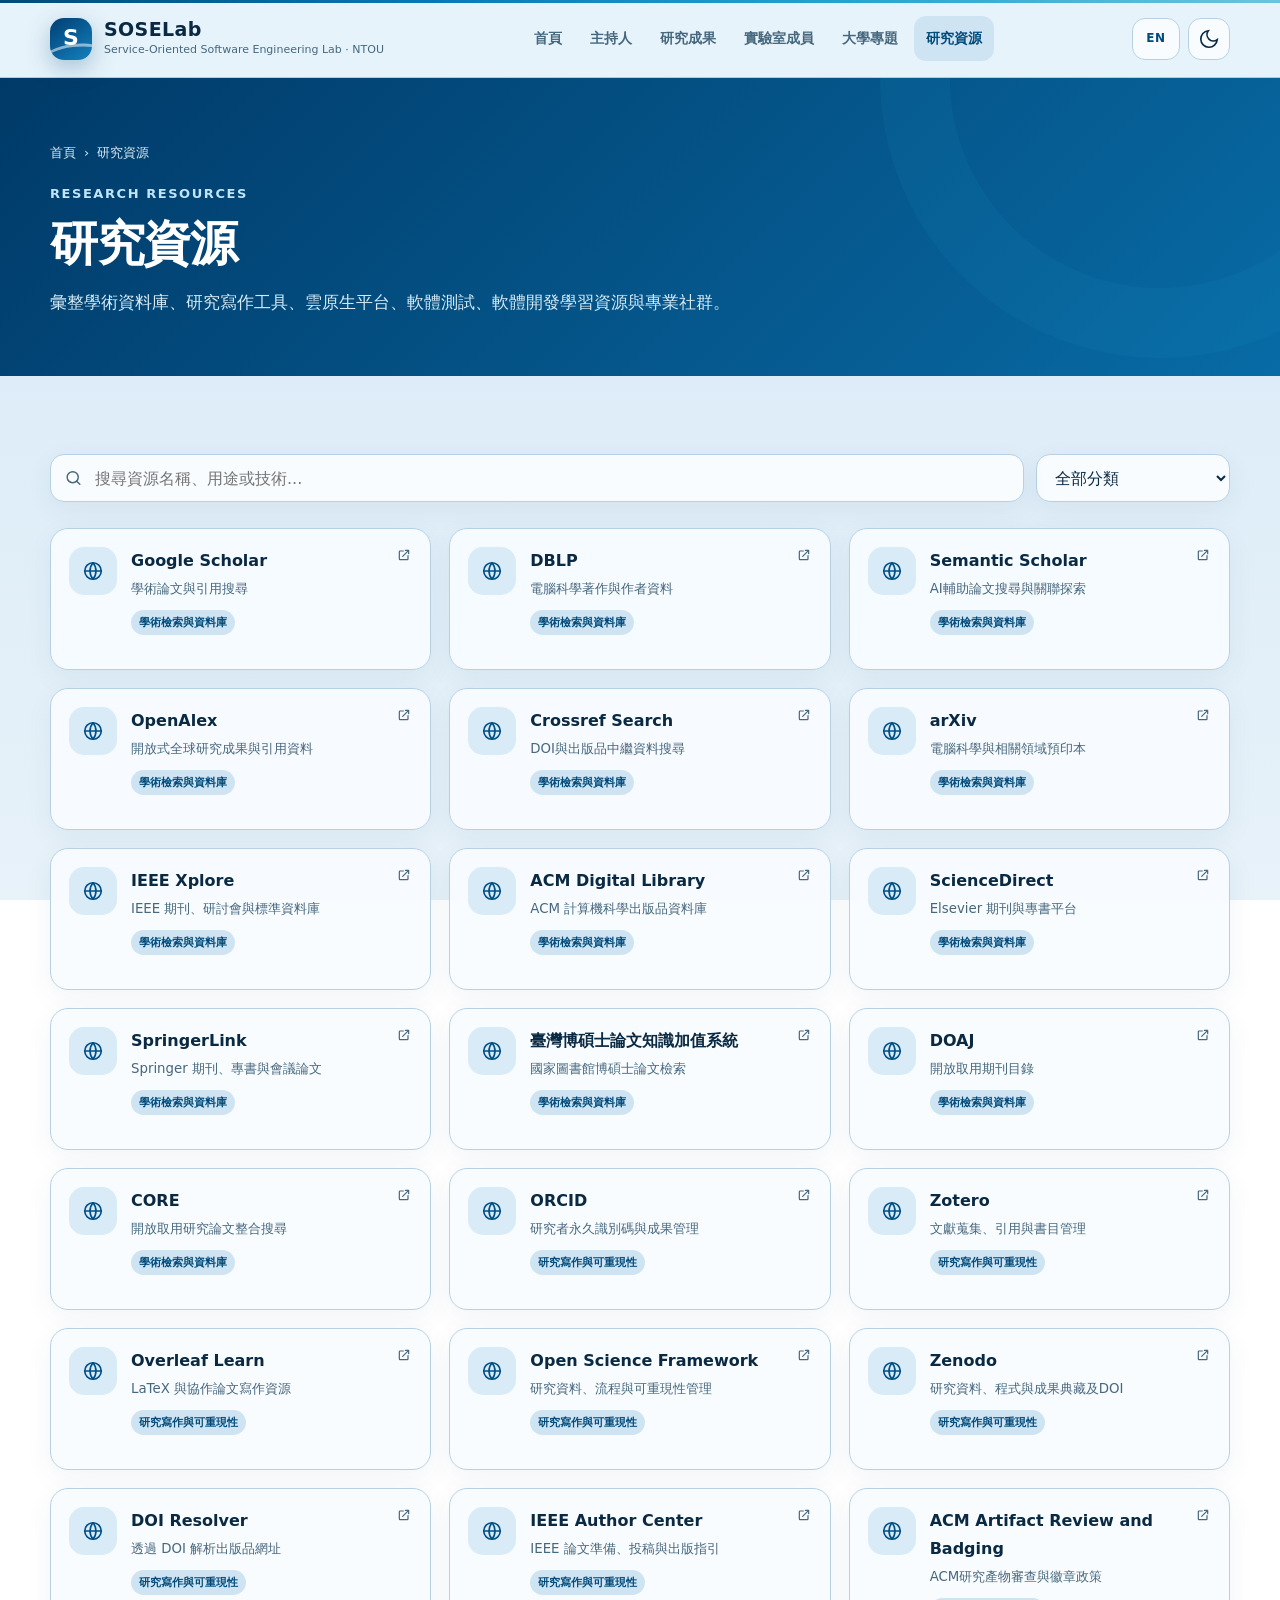
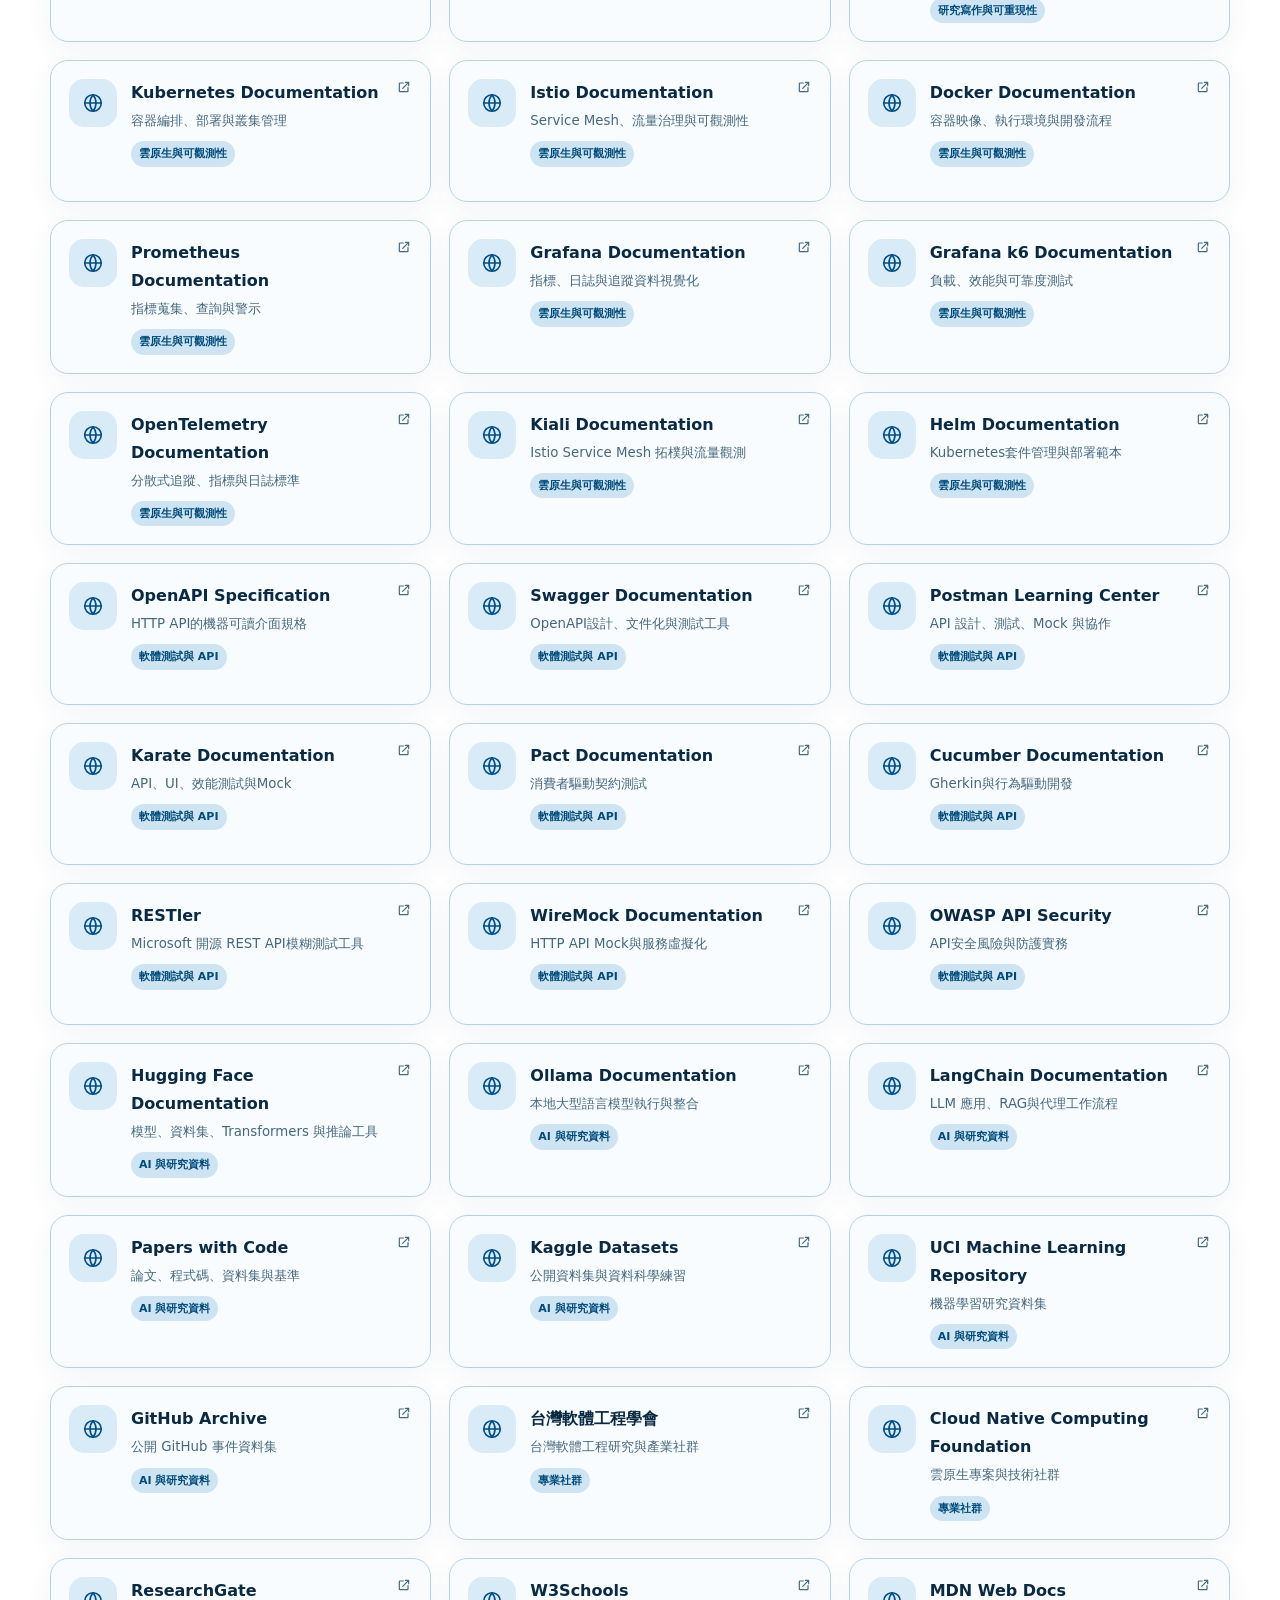
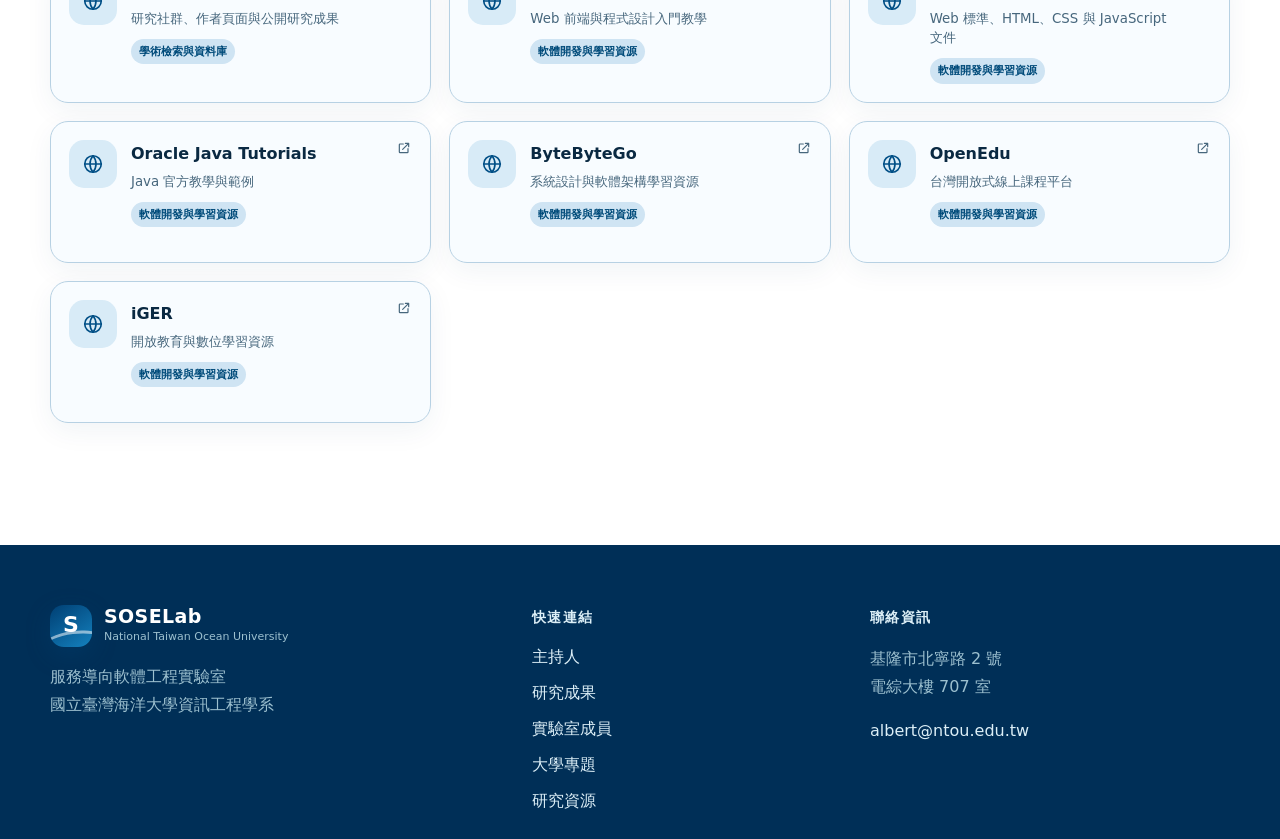
<file: resources.html>
<!DOCTYPE html>

<html data-theme="light" lang="zh-Hant">

<head>
    <meta charset="utf-8" />
    <meta content="width=device-width, initial-scale=1" name="viewport" />
    <title>研究資源｜SOSELab</title>
    <meta content="SOSELab 研究資源：學術檢索、研究寫作、軟工研究、API" name="description" />
    <meta content="#004f7c" name="theme-color" />
    <link href="assets/images/favicon.svg" rel="icon" type="image/svg+xml" />
    <link href="assets/css/site.css" rel="stylesheet" />
    <link href="en/resources.html" hreflang="en" rel="alternate" />
</head>

<body>
    <a class="skip-link" href="#main">跳至主要內容</a>
    <header class="site-header" id="top">
        <div class="container header-inner">
            <a aria-label="SOSELab 首頁" class="brand" href="index.html">
                <span class="brand-mark"><span>S</span></span>
                <span><strong>SOSELab</strong><small>Service-Oriented Software Engineering Lab · NTOU</small></span>
            </a>
            <nav aria-label="主要導覽" class="desktop-nav"><a class="nav-link" href="index.html">首頁</a><a class="nav-link"
                    href="director.html">主持人</a><a class="nav-link" href="publications.html">研究成果</a><a class="nav-link"
                    href="people.html">實驗室成員</a><a class="nav-link" href="projects.html">大學專題</a><a
                    class="nav-link active" href="resources.html">研究資源</a></nav>
            <div class="header-actions"><a aria-label="Switch to English" class="lang-switch" href="en/resources.html"
                    lang="en">EN</a>
                <button aria-label="切換深色模式" class="icon-btn" data-theme-toggle=""><svg aria-hidden="true" class="icon"
                        fill="none" height="22" stroke="currentColor" stroke-linecap="round" stroke-linejoin="round"
                        stroke-width="1.8" viewbox="0 0 24 24" width="22">
                        <path d="M21 12.79A9 9 0 1 1 11.21 3 7 7 0 0 0 21 12.79Z"></path>
                    </svg></button>
                <button aria-expanded="false" aria-label="開啟選單" class="icon-btn mobile-menu-btn"
                    data-menu-toggle=""><svg aria-hidden="true" class="icon" fill="none" height="22"
                        stroke="currentColor" stroke-linecap="round" stroke-linejoin="round" stroke-width="1.8"
                        viewbox="0 0 24 24" width="22">
                        <path d="M4 7h16M4 12h16M4 17h16"></path>
                    </svg></button>
            </div>
        </div>
        <nav aria-label="行動版導覽" class="mobile-nav" data-mobile-nav=""><a class="nav-link" href="index.html">首頁</a><a
                class="nav-link" href="director.html">主持人</a><a class="nav-link" href="publications.html">研究成果</a><a
                class="nav-link" href="people.html">實驗室成員</a><a class="nav-link" href="projects.html">大學專題</a><a
                class="nav-link active" href="resources.html">研究資源</a></nav>
    </header>
    <main id="main">
        <section class="page-hero">
            <div class="container">
                <div class="breadcrumbs"><a href="index.html">首頁</a><span aria-hidden="true">›</span><span>研究資源</span>
                </div>
                <div class="kicker">Research Resources</div>
                <h1 class="page-title">研究資源</h1>
                <p class="page-subtitle">彙整學術資料庫、研究寫作工具、雲原生平台、軟體測試、軟體開發學習資源與專業社群。</p>
            </div>
        </section>
        <section class="section compact">
            <div class="container"> 
                <div class="toolbar">
                    <div class="search-box"><svg aria-hidden="true" class="icon" fill="none" height="19"
                            stroke="currentColor" stroke-linecap="round" stroke-linejoin="round" stroke-width="1.8"
                            viewbox="0 0 24 24" width="19">
                            <circle cx="11" cy="11" r="7"></circle>
                            <path d="m20 20-4-4"></path>
                        </svg><input aria-label="搜尋研究資源" data-search="" placeholder="搜尋資源名稱、用途或技術..." type="search" />
                    </div><select aria-label="資源分類" class="filter-select" data-filter="">
                        <option value="all">全部分類</option>                        
                        <option value="literature">學術檢索與資料庫</option>
                        <option value="writing">研究寫作與可重現性</option>
                        <option value="cloud">雲原生與可觀測性</option>
                        <option value="testing">軟體測試與API</option>
                        <option value="ai">AI與研究資料</option>
                        <option value="learning">軟體開發與學習資源</option>
                        <option value="community">專業社群</option>
                    </select>
                </div>
                <div class="resource-grid">                    
                    <a class="resource-card" data-category="literature" data-search-item=""
                        href="https://scholar.google.com/" rel="noopener" target="_blank">
                        <div class="card-icon"><svg aria-hidden="true" class="icon" fill="none" height="22"
                                stroke="currentColor" stroke-linecap="round" stroke-linejoin="round" stroke-width="1.8"
                                viewbox="0 0 24 24" width="22">
                                <circle cx="12" cy="12" r="9"></circle>
                                <path d="M3 12h18M12 3a14 14 0 0 1 0 18M12 3a14 14 0 0 0 0 18"></path>
                            </svg></div>
                        <div class="resource-copy"><strong>Google Scholar</strong><small>學術論文與引用搜尋</small><span
                                class="resource-category">學術檢索與資料庫</span></div><svg aria-hidden="true"
                            class="icon resource-external" fill="none" height="16" stroke="currentColor"
                            stroke-linecap="round" stroke-linejoin="round" stroke-width="1.8" viewbox="0 0 24 24"
                            width="16">
                            <path d="M14 5h5v5M19 5l-9 9"></path>
                            <path d="M18 13v5a1 1 0 0 1-1 1H6a1 1 0 0 1-1-1V7a1 1 0 0 1 1-1h5"></path>
                        </svg>
                    </a>
                    <a class="resource-card" data-category="literature" data-search-item="" href="https://dblp.org/"
                        rel="noopener" target="_blank">
                        <div class="card-icon"><svg aria-hidden="true" class="icon" fill="none" height="22"
                                stroke="currentColor" stroke-linecap="round" stroke-linejoin="round" stroke-width="1.8"
                                viewbox="0 0 24 24" width="22">
                                <circle cx="12" cy="12" r="9"></circle>
                                <path d="M3 12h18M12 3a14 14 0 0 1 0 18M12 3a14 14 0 0 0 0 18"></path>
                            </svg></div>
                        <div class="resource-copy"><strong>DBLP</strong><small>電腦科學著作與作者資料</small><span
                                class="resource-category">學術檢索與資料庫</span></div><svg aria-hidden="true"
                            class="icon resource-external" fill="none" height="16" stroke="currentColor"
                            stroke-linecap="round" stroke-linejoin="round" stroke-width="1.8" viewbox="0 0 24 24"
                            width="16">
                            <path d="M14 5h5v5M19 5l-9 9"></path>
                            <path d="M18 13v5a1 1 0 0 1-1 1H6a1 1 0 0 1-1-1V7a1 1 0 0 1 1-1h5"></path>
                        </svg>
                    </a>
                    <a class="resource-card" data-category="literature" data-search-item=""
                        href="https://www.semanticscholar.org/" rel="noopener" target="_blank">
                        <div class="card-icon"><svg aria-hidden="true" class="icon" fill="none" height="22"
                                stroke="currentColor" stroke-linecap="round" stroke-linejoin="round" stroke-width="1.8"
                                viewbox="0 0 24 24" width="22">
                                <circle cx="12" cy="12" r="9"></circle>
                                <path d="M3 12h18M12 3a14 14 0 0 1 0 18M12 3a14 14 0 0 0 0 18"></path>
                            </svg></div>
                        <div class="resource-copy"><strong>Semantic Scholar</strong><small>AI輔助論文搜尋與關聯探索</small><span
                                class="resource-category">學術檢索與資料庫</span></div><svg aria-hidden="true"
                            class="icon resource-external" fill="none" height="16" stroke="currentColor"
                            stroke-linecap="round" stroke-linejoin="round" stroke-width="1.8" viewbox="0 0 24 24"
                            width="16">
                            <path d="M14 5h5v5M19 5l-9 9"></path>
                            <path d="M18 13v5a1 1 0 0 1-1 1H6a1 1 0 0 1-1-1V7a1 1 0 0 1 1-1h5"></path>
                        </svg>
                    </a>
                    <a class="resource-card" data-category="literature" data-search-item="" href="https://openalex.org/"
                        rel="noopener" target="_blank">
                        <div class="card-icon"><svg aria-hidden="true" class="icon" fill="none" height="22"
                                stroke="currentColor" stroke-linecap="round" stroke-linejoin="round" stroke-width="1.8"
                                viewbox="0 0 24 24" width="22">
                                <circle cx="12" cy="12" r="9"></circle>
                                <path d="M3 12h18M12 3a14 14 0 0 1 0 18M12 3a14 14 0 0 0 0 18"></path>
                            </svg></div>
                        <div class="resource-copy"><strong>OpenAlex</strong><small>開放式全球研究成果與引用資料</small><span
                                class="resource-category">學術檢索與資料庫</span></div><svg aria-hidden="true"
                            class="icon resource-external" fill="none" height="16" stroke="currentColor"
                            stroke-linecap="round" stroke-linejoin="round" stroke-width="1.8" viewbox="0 0 24 24"
                            width="16">
                            <path d="M14 5h5v5M19 5l-9 9"></path>
                            <path d="M18 13v5a1 1 0 0 1-1 1H6a1 1 0 0 1-1-1V7a1 1 0 0 1 1-1h5"></path>
                        </svg>
                    </a>
                    <a class="resource-card" data-category="literature" data-search-item=""
                        href="https://search.crossref.org/" rel="noopener" target="_blank">
                        <div class="card-icon"><svg aria-hidden="true" class="icon" fill="none" height="22"
                                stroke="currentColor" stroke-linecap="round" stroke-linejoin="round" stroke-width="1.8"
                                viewbox="0 0 24 24" width="22">
                                <circle cx="12" cy="12" r="9"></circle>
                                <path d="M3 12h18M12 3a14 14 0 0 1 0 18M12 3a14 14 0 0 0 0 18"></path>
                            </svg></div>
                        <div class="resource-copy"><strong>Crossref Search</strong><small>DOI與出版品中繼資料搜尋</small><span
                                class="resource-category">學術檢索與資料庫</span></div><svg aria-hidden="true"
                            class="icon resource-external" fill="none" height="16" stroke="currentColor"
                            stroke-linecap="round" stroke-linejoin="round" stroke-width="1.8" viewbox="0 0 24 24"
                            width="16">
                            <path d="M14 5h5v5M19 5l-9 9"></path>
                            <path d="M18 13v5a1 1 0 0 1-1 1H6a1 1 0 0 1-1-1V7a1 1 0 0 1 1-1h5"></path>
                        </svg>
                    </a>
                    <a class="resource-card" data-category="literature" data-search-item="" href="https://arxiv.org/"
                        rel="noopener" target="_blank">
                        <div class="card-icon"><svg aria-hidden="true" class="icon" fill="none" height="22"
                                stroke="currentColor" stroke-linecap="round" stroke-linejoin="round" stroke-width="1.8"
                                viewbox="0 0 24 24" width="22">
                                <circle cx="12" cy="12" r="9"></circle>
                                <path d="M3 12h18M12 3a14 14 0 0 1 0 18M12 3a14 14 0 0 0 0 18"></path>
                            </svg></div>
                        <div class="resource-copy"><strong>arXiv</strong><small>電腦科學與相關領域預印本</small><span
                                class="resource-category">學術檢索與資料庫</span></div><svg aria-hidden="true"
                            class="icon resource-external" fill="none" height="16" stroke="currentColor"
                            stroke-linecap="round" stroke-linejoin="round" stroke-width="1.8" viewbox="0 0 24 24"
                            width="16">
                            <path d="M14 5h5v5M19 5l-9 9"></path>
                            <path d="M18 13v5a1 1 0 0 1-1 1H6a1 1 0 0 1-1-1V7a1 1 0 0 1 1-1h5"></path>
                        </svg>
                    </a>
                    <a class="resource-card" data-category="literature" data-search-item=""
                        href="https://ieeexplore.ieee.org/" rel="noopener" target="_blank">
                        <div class="card-icon"><svg aria-hidden="true" class="icon" fill="none" height="22"
                                stroke="currentColor" stroke-linecap="round" stroke-linejoin="round" stroke-width="1.8"
                                viewbox="0 0 24 24" width="22">
                                <circle cx="12" cy="12" r="9"></circle>
                                <path d="M3 12h18M12 3a14 14 0 0 1 0 18M12 3a14 14 0 0 0 0 18"></path>
                            </svg></div>
                        <div class="resource-copy"><strong>IEEE Xplore</strong><small>IEEE 期刊、研討會與標準資料庫</small><span
                                class="resource-category">學術檢索與資料庫</span></div><svg aria-hidden="true"
                            class="icon resource-external" fill="none" height="16" stroke="currentColor"
                            stroke-linecap="round" stroke-linejoin="round" stroke-width="1.8" viewbox="0 0 24 24"
                            width="16">
                            <path d="M14 5h5v5M19 5l-9 9"></path>
                            <path d="M18 13v5a1 1 0 0 1-1 1H6a1 1 0 0 1-1-1V7a1 1 0 0 1 1-1h5"></path>
                        </svg>
                    </a>
                    <a class="resource-card" data-category="literature" data-search-item="" href="https://dl.acm.org/"
                        rel="noopener" target="_blank">
                        <div class="card-icon"><svg aria-hidden="true" class="icon" fill="none" height="22"
                                stroke="currentColor" stroke-linecap="round" stroke-linejoin="round" stroke-width="1.8"
                                viewbox="0 0 24 24" width="22">
                                <circle cx="12" cy="12" r="9"></circle>
                                <path d="M3 12h18M12 3a14 14 0 0 1 0 18M12 3a14 14 0 0 0 0 18"></path>
                            </svg></div>
                        <div class="resource-copy"><strong>ACM Digital Library</strong><small>ACM
                                計算機科學出版品資料庫</small><span class="resource-category">學術檢索與資料庫</span></div><svg
                            aria-hidden="true" class="icon resource-external" fill="none" height="16"
                            stroke="currentColor" stroke-linecap="round" stroke-linejoin="round" stroke-width="1.8"
                            viewbox="0 0 24 24" width="16">
                            <path d="M14 5h5v5M19 5l-9 9"></path>
                            <path d="M18 13v5a1 1 0 0 1-1 1H6a1 1 0 0 1-1-1V7a1 1 0 0 1 1-1h5"></path>
                        </svg>
                    </a>
                    <a class="resource-card" data-category="literature" data-search-item=""
                        href="https://www.sciencedirect.com/" rel="noopener" target="_blank">
                        <div class="card-icon"><svg aria-hidden="true" class="icon" fill="none" height="22"
                                stroke="currentColor" stroke-linecap="round" stroke-linejoin="round" stroke-width="1.8"
                                viewbox="0 0 24 24" width="22">
                                <circle cx="12" cy="12" r="9"></circle>
                                <path d="M3 12h18M12 3a14 14 0 0 1 0 18M12 3a14 14 0 0 0 0 18"></path>
                            </svg></div>
                        <div class="resource-copy"><strong>ScienceDirect</strong><small>Elsevier 期刊與專書平台</small><span
                                class="resource-category">學術檢索與資料庫</span></div><svg aria-hidden="true"
                            class="icon resource-external" fill="none" height="16" stroke="currentColor"
                            stroke-linecap="round" stroke-linejoin="round" stroke-width="1.8" viewbox="0 0 24 24"
                            width="16">
                            <path d="M14 5h5v5M19 5l-9 9"></path>
                            <path d="M18 13v5a1 1 0 0 1-1 1H6a1 1 0 0 1-1-1V7a1 1 0 0 1 1-1h5"></path>
                        </svg>
                    </a>
                    <a class="resource-card" data-category="literature" data-search-item=""
                        href="https://link.springer.com/" rel="noopener" target="_blank">
                        <div class="card-icon"><svg aria-hidden="true" class="icon" fill="none" height="22"
                                stroke="currentColor" stroke-linecap="round" stroke-linejoin="round" stroke-width="1.8"
                                viewbox="0 0 24 24" width="22">
                                <circle cx="12" cy="12" r="9"></circle>
                                <path d="M3 12h18M12 3a14 14 0 0 1 0 18M12 3a14 14 0 0 0 0 18"></path>
                            </svg></div>
                        <div class="resource-copy"><strong>SpringerLink</strong><small>Springer 期刊、專書與會議論文</small><span
                                class="resource-category">學術檢索與資料庫</span></div><svg aria-hidden="true"
                            class="icon resource-external" fill="none" height="16" stroke="currentColor"
                            stroke-linecap="round" stroke-linejoin="round" stroke-width="1.8" viewbox="0 0 24 24"
                            width="16">
                            <path d="M14 5h5v5M19 5l-9 9"></path>
                            <path d="M18 13v5a1 1 0 0 1-1 1H6a1 1 0 0 1-1-1V7a1 1 0 0 1 1-1h5"></path>
                        </svg>
                    </a>
                    <a class="resource-card" data-category="literature" data-search-item=""
                        href="https://ndltd.ncl.edu.tw/" rel="noopener" target="_blank">
                        <div class="card-icon"><svg aria-hidden="true" class="icon" fill="none" height="22"
                                stroke="currentColor" stroke-linecap="round" stroke-linejoin="round" stroke-width="1.8"
                                viewbox="0 0 24 24" width="22">
                                <circle cx="12" cy="12" r="9"></circle>
                                <path d="M3 12h18M12 3a14 14 0 0 1 0 18M12 3a14 14 0 0 0 0 18"></path>
                            </svg></div>
                        <div class="resource-copy"><strong>臺灣博碩士論文知識加值系統</strong><small>國家圖書館博碩士論文檢索</small><span
                                class="resource-category">學術檢索與資料庫</span></div><svg aria-hidden="true"
                            class="icon resource-external" fill="none" height="16" stroke="currentColor"
                            stroke-linecap="round" stroke-linejoin="round" stroke-width="1.8" viewbox="0 0 24 24"
                            width="16">
                            <path d="M14 5h5v5M19 5l-9 9"></path>
                            <path d="M18 13v5a1 1 0 0 1-1 1H6a1 1 0 0 1-1-1V7a1 1 0 0 1 1-1h5"></path>
                        </svg>
                    </a>
                    <a class="resource-card" data-category="literature" data-search-item="" href="https://doaj.org/"
                        rel="noopener" target="_blank">
                        <div class="card-icon"><svg aria-hidden="true" class="icon" fill="none" height="22"
                                stroke="currentColor" stroke-linecap="round" stroke-linejoin="round" stroke-width="1.8"
                                viewbox="0 0 24 24" width="22">
                                <circle cx="12" cy="12" r="9"></circle>
                                <path d="M3 12h18M12 3a14 14 0 0 1 0 18M12 3a14 14 0 0 0 0 18"></path>
                            </svg></div>
                        <div class="resource-copy"><strong>DOAJ</strong><small>開放取用期刊目錄</small><span
                                class="resource-category">學術檢索與資料庫</span></div><svg aria-hidden="true"
                            class="icon resource-external" fill="none" height="16" stroke="currentColor"
                            stroke-linecap="round" stroke-linejoin="round" stroke-width="1.8" viewbox="0 0 24 24"
                            width="16">
                            <path d="M14 5h5v5M19 5l-9 9"></path>
                            <path d="M18 13v5a1 1 0 0 1-1 1H6a1 1 0 0 1-1-1V7a1 1 0 0 1 1-1h5"></path>
                        </svg>
                    </a>
                    <a class="resource-card" data-category="literature" data-search-item="" href="https://core.ac.uk/"
                        rel="noopener" target="_blank">
                        <div class="card-icon"><svg aria-hidden="true" class="icon" fill="none" height="22"
                                stroke="currentColor" stroke-linecap="round" stroke-linejoin="round" stroke-width="1.8"
                                viewbox="0 0 24 24" width="22">
                                <circle cx="12" cy="12" r="9"></circle>
                                <path d="M3 12h18M12 3a14 14 0 0 1 0 18M12 3a14 14 0 0 0 0 18"></path>
                            </svg></div>
                        <div class="resource-copy"><strong>CORE</strong><small>開放取用研究論文整合搜尋</small><span
                                class="resource-category">學術檢索與資料庫</span></div><svg aria-hidden="true"
                            class="icon resource-external" fill="none" height="16" stroke="currentColor"
                            stroke-linecap="round" stroke-linejoin="round" stroke-width="1.8" viewbox="0 0 24 24"
                            width="16">
                            <path d="M14 5h5v5M19 5l-9 9"></path>
                            <path d="M18 13v5a1 1 0 0 1-1 1H6a1 1 0 0 1-1-1V7a1 1 0 0 1 1-1h5"></path>
                        </svg>
                    </a>
                    <a class="resource-card" data-category="writing" data-search-item="" href="https://orcid.org/"
                        rel="noopener" target="_blank">
                        <div class="card-icon"><svg aria-hidden="true" class="icon" fill="none" height="22"
                                stroke="currentColor" stroke-linecap="round" stroke-linejoin="round" stroke-width="1.8"
                                viewbox="0 0 24 24" width="22">
                                <circle cx="12" cy="12" r="9"></circle>
                                <path d="M3 12h18M12 3a14 14 0 0 1 0 18M12 3a14 14 0 0 0 0 18"></path>
                            </svg></div>
                        <div class="resource-copy"><strong>ORCID</strong><small>研究者永久識別碼與成果管理</small><span
                                class="resource-category">研究寫作與可重現性</span></div><svg aria-hidden="true"
                            class="icon resource-external" fill="none" height="16" stroke="currentColor"
                            stroke-linecap="round" stroke-linejoin="round" stroke-width="1.8" viewbox="0 0 24 24"
                            width="16">
                            <path d="M14 5h5v5M19 5l-9 9"></path>
                            <path d="M18 13v5a1 1 0 0 1-1 1H6a1 1 0 0 1-1-1V7a1 1 0 0 1 1-1h5"></path>
                        </svg>
                    </a>
                    <a class="resource-card" data-category="writing" data-search-item="" href="https://www.zotero.org/"
                        rel="noopener" target="_blank">
                        <div class="card-icon"><svg aria-hidden="true" class="icon" fill="none" height="22"
                                stroke="currentColor" stroke-linecap="round" stroke-linejoin="round" stroke-width="1.8"
                                viewbox="0 0 24 24" width="22">
                                <circle cx="12" cy="12" r="9"></circle>
                                <path d="M3 12h18M12 3a14 14 0 0 1 0 18M12 3a14 14 0 0 0 0 18"></path>
                            </svg></div>
                        <div class="resource-copy"><strong>Zotero</strong><small>文獻蒐集、引用與書目管理</small><span
                                class="resource-category">研究寫作與可重現性</span></div><svg aria-hidden="true"
                            class="icon resource-external" fill="none" height="16" stroke="currentColor"
                            stroke-linecap="round" stroke-linejoin="round" stroke-width="1.8" viewbox="0 0 24 24"
                            width="16">
                            <path d="M14 5h5v5M19 5l-9 9"></path>
                            <path d="M18 13v5a1 1 0 0 1-1 1H6a1 1 0 0 1-1-1V7a1 1 0 0 1 1-1h5"></path>
                        </svg>
                    </a>
                    <a class="resource-card" data-category="writing" data-search-item=""
                        href="https://www.overleaf.com/learn" rel="noopener" target="_blank">
                        <div class="card-icon"><svg aria-hidden="true" class="icon" fill="none" height="22"
                                stroke="currentColor" stroke-linecap="round" stroke-linejoin="round" stroke-width="1.8"
                                viewbox="0 0 24 24" width="22">
                                <circle cx="12" cy="12" r="9"></circle>
                                <path d="M3 12h18M12 3a14 14 0 0 1 0 18M12 3a14 14 0 0 0 0 18"></path>
                            </svg></div>
                        <div class="resource-copy"><strong>Overleaf Learn</strong><small>LaTeX 與協作論文寫作資源</small><span
                                class="resource-category">研究寫作與可重現性</span></div><svg aria-hidden="true"
                            class="icon resource-external" fill="none" height="16" stroke="currentColor"
                            stroke-linecap="round" stroke-linejoin="round" stroke-width="1.8" viewbox="0 0 24 24"
                            width="16">
                            <path d="M14 5h5v5M19 5l-9 9"></path>
                            <path d="M18 13v5a1 1 0 0 1-1 1H6a1 1 0 0 1-1-1V7a1 1 0 0 1 1-1h5"></path>
                        </svg>
                    </a>
                    <a class="resource-card" data-category="writing" data-search-item="" href="https://osf.io/"
                        rel="noopener" target="_blank">
                        <div class="card-icon"><svg aria-hidden="true" class="icon" fill="none" height="22"
                                stroke="currentColor" stroke-linecap="round" stroke-linejoin="round" stroke-width="1.8"
                                viewbox="0 0 24 24" width="22">
                                <circle cx="12" cy="12" r="9"></circle>
                                <path d="M3 12h18M12 3a14 14 0 0 1 0 18M12 3a14 14 0 0 0 0 18"></path>
                            </svg></div>
                        <div class="resource-copy"><strong>Open Science
                                Framework</strong><small>研究資料、流程與可重現性管理</small><span
                                class="resource-category">研究寫作與可重現性</span></div><svg aria-hidden="true"
                            class="icon resource-external" fill="none" height="16" stroke="currentColor"
                            stroke-linecap="round" stroke-linejoin="round" stroke-width="1.8" viewbox="0 0 24 24"
                            width="16">
                            <path d="M14 5h5v5M19 5l-9 9"></path>
                            <path d="M18 13v5a1 1 0 0 1-1 1H6a1 1 0 0 1-1-1V7a1 1 0 0 1 1-1h5"></path>
                        </svg>
                    </a>
                    <a class="resource-card" data-category="writing" data-search-item="" href="https://zenodo.org/"
                        rel="noopener" target="_blank">
                        <div class="card-icon"><svg aria-hidden="true" class="icon" fill="none" height="22"
                                stroke="currentColor" stroke-linecap="round" stroke-linejoin="round" stroke-width="1.8"
                                viewbox="0 0 24 24" width="22">
                                <circle cx="12" cy="12" r="9"></circle>
                                <path d="M3 12h18M12 3a14 14 0 0 1 0 18M12 3a14 14 0 0 0 0 18"></path>
                            </svg></div>
                        <div class="resource-copy"><strong>Zenodo</strong><small>研究資料、程式與成果典藏及DOI</small><span
                                class="resource-category">研究寫作與可重現性</span></div><svg aria-hidden="true"
                            class="icon resource-external" fill="none" height="16" stroke="currentColor"
                            stroke-linecap="round" stroke-linejoin="round" stroke-width="1.8" viewbox="0 0 24 24"
                            width="16">
                            <path d="M14 5h5v5M19 5l-9 9"></path>
                            <path d="M18 13v5a1 1 0 0 1-1 1H6a1 1 0 0 1-1-1V7a1 1 0 0 1 1-1h5"></path>
                        </svg>
                    </a>
                    <a class="resource-card" data-category="writing" data-search-item="" href="https://doi.org/"
                        rel="noopener" target="_blank">
                        <div class="card-icon"><svg aria-hidden="true" class="icon" fill="none" height="22"
                                stroke="currentColor" stroke-linecap="round" stroke-linejoin="round" stroke-width="1.8"
                                viewbox="0 0 24 24" width="22">
                                <circle cx="12" cy="12" r="9"></circle>
                                <path d="M3 12h18M12 3a14 14 0 0 1 0 18M12 3a14 14 0 0 0 0 18"></path>
                            </svg></div>
                        <div class="resource-copy"><strong>DOI Resolver</strong><small>透過 DOI 解析出版品網址</small><span
                                class="resource-category">研究寫作與可重現性</span></div><svg aria-hidden="true"
                            class="icon resource-external" fill="none" height="16" stroke="currentColor"
                            stroke-linecap="round" stroke-linejoin="round" stroke-width="1.8" viewbox="0 0 24 24"
                            width="16">
                            <path d="M14 5h5v5M19 5l-9 9"></path>
                            <path d="M18 13v5a1 1 0 0 1-1 1H6a1 1 0 0 1-1-1V7a1 1 0 0 1 1-1h5"></path>
                        </svg>
                    </a>
                    <a class="resource-card" data-category="writing" data-search-item=""
                        href="https://journals.ieeeauthorcenter.ieee.org/" rel="noopener" target="_blank">
                        <div class="card-icon"><svg aria-hidden="true" class="icon" fill="none" height="22"
                                stroke="currentColor" stroke-linecap="round" stroke-linejoin="round" stroke-width="1.8"
                                viewbox="0 0 24 24" width="22">
                                <circle cx="12" cy="12" r="9"></circle>
                                <path d="M3 12h18M12 3a14 14 0 0 1 0 18M12 3a14 14 0 0 0 0 18"></path>
                            </svg></div>
                        <div class="resource-copy"><strong>IEEE Author Center</strong><small>IEEE
                                論文準備、投稿與出版指引</small><span class="resource-category">研究寫作與可重現性</span></div><svg
                            aria-hidden="true" class="icon resource-external" fill="none" height="16"
                            stroke="currentColor" stroke-linecap="round" stroke-linejoin="round" stroke-width="1.8"
                            viewbox="0 0 24 24" width="16">
                            <path d="M14 5h5v5M19 5l-9 9"></path>
                            <path d="M18 13v5a1 1 0 0 1-1 1H6a1 1 0 0 1-1-1V7a1 1 0 0 1 1-1h5"></path>
                        </svg>
                    </a>
                    <a class="resource-card" data-category="writing" data-search-item=""
                        href="https://www.acm.org/publications/policies/artifact-review-and-badging-current"
                        rel="noopener" target="_blank">
                        <div class="card-icon"><svg aria-hidden="true" class="icon" fill="none" height="22"
                                stroke="currentColor" stroke-linecap="round" stroke-linejoin="round" stroke-width="1.8"
                                viewbox="0 0 24 24" width="22">
                                <circle cx="12" cy="12" r="9"></circle>
                                <path d="M3 12h18M12 3a14 14 0 0 1 0 18M12 3a14 14 0 0 0 0 18"></path>
                            </svg></div>
                        <div class="resource-copy"><strong>ACM Artifact Review and
                                Badging</strong><small>ACM研究產物審查與徽章政策</small><span
                                class="resource-category">研究寫作與可重現性</span></div><svg aria-hidden="true"
                            class="icon resource-external" fill="none" height="16" stroke="currentColor"
                            stroke-linecap="round" stroke-linejoin="round" stroke-width="1.8" viewbox="0 0 24 24"
                            width="16">
                            <path d="M14 5h5v5M19 5l-9 9"></path>
                            <path d="M18 13v5a1 1 0 0 1-1 1H6a1 1 0 0 1-1-1V7a1 1 0 0 1 1-1h5"></path>
                        </svg>
                    </a>
                    <a class="resource-card" data-category="cloud" data-search-item=""
                        href="https://kubernetes.io/docs/" rel="noopener" target="_blank">
                        <div class="card-icon"><svg aria-hidden="true" class="icon" fill="none" height="22"
                                stroke="currentColor" stroke-linecap="round" stroke-linejoin="round" stroke-width="1.8"
                                viewbox="0 0 24 24" width="22">
                                <circle cx="12" cy="12" r="9"></circle>
                                <path d="M3 12h18M12 3a14 14 0 0 1 0 18M12 3a14 14 0 0 0 0 18"></path>
                            </svg></div>
                        <div class="resource-copy"><strong>Kubernetes
                                Documentation</strong><small>容器編排、部署與叢集管理</small><span
                                class="resource-category">雲原生與可觀測性</span></div><svg aria-hidden="true"
                            class="icon resource-external" fill="none" height="16" stroke="currentColor"
                            stroke-linecap="round" stroke-linejoin="round" stroke-width="1.8" viewbox="0 0 24 24"
                            width="16">
                            <path d="M14 5h5v5M19 5l-9 9"></path>
                            <path d="M18 13v5a1 1 0 0 1-1 1H6a1 1 0 0 1-1-1V7a1 1 0 0 1 1-1h5"></path>
                        </svg>
                    </a>
                    <a class="resource-card" data-category="cloud" data-search-item=""
                        href="https://istio.io/latest/docs/" rel="noopener" target="_blank">
                        <div class="card-icon"><svg aria-hidden="true" class="icon" fill="none" height="22"
                                stroke="currentColor" stroke-linecap="round" stroke-linejoin="round" stroke-width="1.8"
                                viewbox="0 0 24 24" width="22">
                                <circle cx="12" cy="12" r="9"></circle>
                                <path d="M3 12h18M12 3a14 14 0 0 1 0 18M12 3a14 14 0 0 0 0 18"></path>
                            </svg></div>
                        <div class="resource-copy"><strong>Istio Documentation</strong><small>Service
                                Mesh、流量治理與可觀測性</small><span class="resource-category">雲原生與可觀測性</span></div><svg
                            aria-hidden="true" class="icon resource-external" fill="none" height="16"
                            stroke="currentColor" stroke-linecap="round" stroke-linejoin="round" stroke-width="1.8"
                            viewbox="0 0 24 24" width="16">
                            <path d="M14 5h5v5M19 5l-9 9"></path>
                            <path d="M18 13v5a1 1 0 0 1-1 1H6a1 1 0 0 1-1-1V7a1 1 0 0 1 1-1h5"></path>
                        </svg>
                    </a>
                    <a class="resource-card" data-category="cloud" data-search-item="" href="https://docs.docker.com/"
                        rel="noopener" target="_blank">
                        <div class="card-icon"><svg aria-hidden="true" class="icon" fill="none" height="22"
                                stroke="currentColor" stroke-linecap="round" stroke-linejoin="round" stroke-width="1.8"
                                viewbox="0 0 24 24" width="22">
                                <circle cx="12" cy="12" r="9"></circle>
                                <path d="M3 12h18M12 3a14 14 0 0 1 0 18M12 3a14 14 0 0 0 0 18"></path>
                            </svg></div>
                        <div class="resource-copy"><strong>Docker
                                Documentation</strong><small>容器映像、執行環境與開發流程</small><span
                                class="resource-category">雲原生與可觀測性</span></div><svg aria-hidden="true"
                            class="icon resource-external" fill="none" height="16" stroke="currentColor"
                            stroke-linecap="round" stroke-linejoin="round" stroke-width="1.8" viewbox="0 0 24 24"
                            width="16">
                            <path d="M14 5h5v5M19 5l-9 9"></path>
                            <path d="M18 13v5a1 1 0 0 1-1 1H6a1 1 0 0 1-1-1V7a1 1 0 0 1 1-1h5"></path>
                        </svg>
                    </a>
                    <a class="resource-card" data-category="cloud" data-search-item=""
                        href="https://prometheus.io/docs/introduction/overview/" rel="noopener" target="_blank">
                        <div class="card-icon"><svg aria-hidden="true" class="icon" fill="none" height="22"
                                stroke="currentColor" stroke-linecap="round" stroke-linejoin="round" stroke-width="1.8"
                                viewbox="0 0 24 24" width="22">
                                <circle cx="12" cy="12" r="9"></circle>
                                <path d="M3 12h18M12 3a14 14 0 0 1 0 18M12 3a14 14 0 0 0 0 18"></path>
                            </svg></div>
                        <div class="resource-copy"><strong>Prometheus
                                Documentation</strong><small>指標蒐集、查詢與警示</small><span
                                class="resource-category">雲原生與可觀測性</span></div><svg aria-hidden="true"
                            class="icon resource-external" fill="none" height="16" stroke="currentColor"
                            stroke-linecap="round" stroke-linejoin="round" stroke-width="1.8" viewbox="0 0 24 24"
                            width="16">
                            <path d="M14 5h5v5M19 5l-9 9"></path>
                            <path d="M18 13v5a1 1 0 0 1-1 1H6a1 1 0 0 1-1-1V7a1 1 0 0 1 1-1h5"></path>
                        </svg>
                    </a>
                    <a class="resource-card" data-category="cloud" data-search-item="" href="https://grafana.com/docs/"
                        rel="noopener" target="_blank">
                        <div class="card-icon"><svg aria-hidden="true" class="icon" fill="none" height="22"
                                stroke="currentColor" stroke-linecap="round" stroke-linejoin="round" stroke-width="1.8"
                                viewbox="0 0 24 24" width="22">
                                <circle cx="12" cy="12" r="9"></circle>
                                <path d="M3 12h18M12 3a14 14 0 0 1 0 18M12 3a14 14 0 0 0 0 18"></path>
                            </svg></div>
                        <div class="resource-copy"><strong>Grafana
                                Documentation</strong><small>指標、日誌與追蹤資料視覺化</small><span
                                class="resource-category">雲原生與可觀測性</span></div><svg aria-hidden="true"
                            class="icon resource-external" fill="none" height="16" stroke="currentColor"
                            stroke-linecap="round" stroke-linejoin="round" stroke-width="1.8" viewbox="0 0 24 24"
                            width="16">
                            <path d="M14 5h5v5M19 5l-9 9"></path>
                            <path d="M18 13v5a1 1 0 0 1-1 1H6a1 1 0 0 1-1-1V7a1 1 0 0 1 1-1h5"></path>
                        </svg>
                    </a>
                    <a class="resource-card" data-category="cloud" data-search-item=""
                        href="https://grafana.com/docs/k6/latest/" rel="noopener" target="_blank">
                        <div class="card-icon"><svg aria-hidden="true" class="icon" fill="none" height="22"
                                stroke="currentColor" stroke-linecap="round" stroke-linejoin="round" stroke-width="1.8"
                                viewbox="0 0 24 24" width="22">
                                <circle cx="12" cy="12" r="9"></circle>
                                <path d="M3 12h18M12 3a14 14 0 0 1 0 18M12 3a14 14 0 0 0 0 18"></path>
                            </svg></div>
                        <div class="resource-copy"><strong>Grafana k6
                                Documentation</strong><small>負載、效能與可靠度測試</small><span
                                class="resource-category">雲原生與可觀測性</span></div><svg aria-hidden="true"
                            class="icon resource-external" fill="none" height="16" stroke="currentColor"
                            stroke-linecap="round" stroke-linejoin="round" stroke-width="1.8" viewbox="0 0 24 24"
                            width="16">
                            <path d="M14 5h5v5M19 5l-9 9"></path>
                            <path d="M18 13v5a1 1 0 0 1-1 1H6a1 1 0 0 1-1-1V7a1 1 0 0 1 1-1h5"></path>
                        </svg>
                    </a>
                    <a class="resource-card" data-category="cloud" data-search-item=""
                        href="https://opentelemetry.io/docs/" rel="noopener" target="_blank">
                        <div class="card-icon"><svg aria-hidden="true" class="icon" fill="none" height="22"
                                stroke="currentColor" stroke-linecap="round" stroke-linejoin="round" stroke-width="1.8"
                                viewbox="0 0 24 24" width="22">
                                <circle cx="12" cy="12" r="9"></circle>
                                <path d="M3 12h18M12 3a14 14 0 0 1 0 18M12 3a14 14 0 0 0 0 18"></path>
                            </svg></div>
                        <div class="resource-copy"><strong>OpenTelemetry
                                Documentation</strong><small>分散式追蹤、指標與日誌標準</small><span
                                class="resource-category">雲原生與可觀測性</span></div><svg aria-hidden="true"
                            class="icon resource-external" fill="none" height="16" stroke="currentColor"
                            stroke-linecap="round" stroke-linejoin="round" stroke-width="1.8" viewbox="0 0 24 24"
                            width="16">
                            <path d="M14 5h5v5M19 5l-9 9"></path>
                            <path d="M18 13v5a1 1 0 0 1-1 1H6a1 1 0 0 1-1-1V7a1 1 0 0 1 1-1h5"></path>
                        </svg>
                    </a>
                    <a class="resource-card" data-category="cloud" data-search-item="" href="https://kiali.io/docs/"
                        rel="noopener" target="_blank">
                        <div class="card-icon"><svg aria-hidden="true" class="icon" fill="none" height="22"
                                stroke="currentColor" stroke-linecap="round" stroke-linejoin="round" stroke-width="1.8"
                                viewbox="0 0 24 24" width="22">
                                <circle cx="12" cy="12" r="9"></circle>
                                <path d="M3 12h18M12 3a14 14 0 0 1 0 18M12 3a14 14 0 0 0 0 18"></path>
                            </svg></div>
                        <div class="resource-copy"><strong>Kiali Documentation</strong><small>Istio Service Mesh
                                拓樸與流量觀測</small><span class="resource-category">雲原生與可觀測性</span></div><svg
                            aria-hidden="true" class="icon resource-external" fill="none" height="16"
                            stroke="currentColor" stroke-linecap="round" stroke-linejoin="round" stroke-width="1.8"
                            viewbox="0 0 24 24" width="16">
                            <path d="M14 5h5v5M19 5l-9 9"></path>
                            <path d="M18 13v5a1 1 0 0 1-1 1H6a1 1 0 0 1-1-1V7a1 1 0 0 1 1-1h5"></path>
                        </svg>
                    </a>
                    <a class="resource-card" data-category="cloud" data-search-item="" href="https://helm.sh/docs/"
                        rel="noopener" target="_blank">
                        <div class="card-icon"><svg aria-hidden="true" class="icon" fill="none" height="22"
                                stroke="currentColor" stroke-linecap="round" stroke-linejoin="round" stroke-width="1.8"
                                viewbox="0 0 24 24" width="22">
                                <circle cx="12" cy="12" r="9"></circle>
                                <path d="M3 12h18M12 3a14 14 0 0 1 0 18M12 3a14 14 0 0 0 0 18"></path>
                            </svg></div>
                        <div class="resource-copy"><strong>Helm
                                Documentation</strong><small>Kubernetes套件管理與部署範本</small><span
                                class="resource-category">雲原生與可觀測性</span></div><svg aria-hidden="true"
                            class="icon resource-external" fill="none" height="16" stroke="currentColor"
                            stroke-linecap="round" stroke-linejoin="round" stroke-width="1.8" viewbox="0 0 24 24"
                            width="16">
                            <path d="M14 5h5v5M19 5l-9 9"></path>
                            <path d="M18 13v5a1 1 0 0 1-1 1H6a1 1 0 0 1-1-1V7a1 1 0 0 1 1-1h5"></path>
                        </svg>
                    </a>
                    <a class="resource-card" data-category="testing" data-search-item=""
                        href="https://spec.openapis.org/oas/latest.html" rel="noopener" target="_blank">
                        <div class="card-icon"><svg aria-hidden="true" class="icon" fill="none" height="22"
                                stroke="currentColor" stroke-linecap="round" stroke-linejoin="round" stroke-width="1.8"
                                viewbox="0 0 24 24" width="22">
                                <circle cx="12" cy="12" r="9"></circle>
                                <path d="M3 12h18M12 3a14 14 0 0 1 0 18M12 3a14 14 0 0 0 0 18"></path>
                            </svg></div>
                        <div class="resource-copy"><strong>OpenAPI Specification</strong><small>HTTP
                                API的機器可讀介面規格</small><span class="resource-category">軟體測試與 API</span></div><svg
                            aria-hidden="true" class="icon resource-external" fill="none" height="16"
                            stroke="currentColor" stroke-linecap="round" stroke-linejoin="round" stroke-width="1.8"
                            viewbox="0 0 24 24" width="16">
                            <path d="M14 5h5v5M19 5l-9 9"></path>
                            <path d="M18 13v5a1 1 0 0 1-1 1H6a1 1 0 0 1-1-1V7a1 1 0 0 1 1-1h5"></path>
                        </svg>
                    </a>
                    <a class="resource-card" data-category="testing" data-search-item="" href="https://swagger.io/docs/"
                        rel="noopener" target="_blank">
                        <div class="card-icon"><svg aria-hidden="true" class="icon" fill="none" height="22"
                                stroke="currentColor" stroke-linecap="round" stroke-linejoin="round" stroke-width="1.8"
                                viewbox="0 0 24 24" width="22">
                                <circle cx="12" cy="12" r="9"></circle>
                                <path d="M3 12h18M12 3a14 14 0 0 1 0 18M12 3a14 14 0 0 0 0 18"></path>
                            </svg></div>
                        <div class="resource-copy"><strong>Swagger
                                Documentation</strong><small>OpenAPI設計、文件化與測試工具</small><span
                                class="resource-category">軟體測試與 API</span></div><svg aria-hidden="true"
                            class="icon resource-external" fill="none" height="16" stroke="currentColor"
                            stroke-linecap="round" stroke-linejoin="round" stroke-width="1.8" viewbox="0 0 24 24"
                            width="16">
                            <path d="M14 5h5v5M19 5l-9 9"></path>
                            <path d="M18 13v5a1 1 0 0 1-1 1H6a1 1 0 0 1-1-1V7a1 1 0 0 1 1-1h5"></path>
                        </svg>
                    </a>
                    <a class="resource-card" data-category="testing" data-search-item=""
                        href="https://learning.postman.com/docs/" rel="noopener" target="_blank">
                        <div class="card-icon"><svg aria-hidden="true" class="icon" fill="none" height="22"
                                stroke="currentColor" stroke-linecap="round" stroke-linejoin="round" stroke-width="1.8"
                                viewbox="0 0 24 24" width="22">
                                <circle cx="12" cy="12" r="9"></circle>
                                <path d="M3 12h18M12 3a14 14 0 0 1 0 18M12 3a14 14 0 0 0 0 18"></path>
                            </svg></div>
                        <div class="resource-copy"><strong>Postman Learning Center</strong><small>API 設計、測試、Mock
                                與協作</small><span class="resource-category">軟體測試與 API</span></div><svg aria-hidden="true"
                            class="icon resource-external" fill="none" height="16" stroke="currentColor"
                            stroke-linecap="round" stroke-linejoin="round" stroke-width="1.8" viewbox="0 0 24 24"
                            width="16">
                            <path d="M14 5h5v5M19 5l-9 9"></path>
                            <path d="M18 13v5a1 1 0 0 1-1 1H6a1 1 0 0 1-1-1V7a1 1 0 0 1 1-1h5"></path>
                        </svg>
                    </a>
                    <a class="resource-card" data-category="testing" data-search-item=""
                        href="https://docs.karatelabs.io/" rel="noopener" target="_blank">
                        <div class="card-icon"><svg aria-hidden="true" class="icon" fill="none" height="22"
                                stroke="currentColor" stroke-linecap="round" stroke-linejoin="round" stroke-width="1.8"
                                viewbox="0 0 24 24" width="22">
                                <circle cx="12" cy="12" r="9"></circle>
                                <path d="M3 12h18M12 3a14 14 0 0 1 0 18M12 3a14 14 0 0 0 0 18"></path>
                            </svg></div>
                        <div class="resource-copy"><strong>Karate
                                Documentation</strong><small>API、UI、效能測試與Mock</small><span
                                class="resource-category">軟體測試與 API</span></div><svg aria-hidden="true"
                            class="icon resource-external" fill="none" height="16" stroke="currentColor"
                            stroke-linecap="round" stroke-linejoin="round" stroke-width="1.8" viewbox="0 0 24 24"
                            width="16">
                            <path d="M14 5h5v5M19 5l-9 9"></path>
                            <path d="M18 13v5a1 1 0 0 1-1 1H6a1 1 0 0 1-1-1V7a1 1 0 0 1 1-1h5"></path>
                        </svg>
                    </a>
                    <a class="resource-card" data-category="testing" data-search-item="" href="https://docs.pact.io/"
                        rel="noopener" target="_blank">
                        <div class="card-icon"><svg aria-hidden="true" class="icon" fill="none" height="22"
                                stroke="currentColor" stroke-linecap="round" stroke-linejoin="round" stroke-width="1.8"
                                viewbox="0 0 24 24" width="22">
                                <circle cx="12" cy="12" r="9"></circle>
                                <path d="M3 12h18M12 3a14 14 0 0 1 0 18M12 3a14 14 0 0 0 0 18"></path>
                            </svg></div>
                        <div class="resource-copy"><strong>Pact Documentation</strong><small>消費者驅動契約測試</small><span
                                class="resource-category">軟體測試與 API</span></div><svg aria-hidden="true"
                            class="icon resource-external" fill="none" height="16" stroke="currentColor"
                            stroke-linecap="round" stroke-linejoin="round" stroke-width="1.8" viewbox="0 0 24 24"
                            width="16">
                            <path d="M14 5h5v5M19 5l-9 9"></path>
                            <path d="M18 13v5a1 1 0 0 1-1 1H6a1 1 0 0 1-1-1V7a1 1 0 0 1 1-1h5"></path>
                        </svg>
                    </a>
                    <a class="resource-card" data-category="testing" data-search-item=""
                        href="https://cucumber.io/docs/" rel="noopener" target="_blank">
                        <div class="card-icon"><svg aria-hidden="true" class="icon" fill="none" height="22"
                                stroke="currentColor" stroke-linecap="round" stroke-linejoin="round" stroke-width="1.8"
                                viewbox="0 0 24 24" width="22">
                                <circle cx="12" cy="12" r="9"></circle>
                                <path d="M3 12h18M12 3a14 14 0 0 1 0 18M12 3a14 14 0 0 0 0 18"></path>
                            </svg></div>
                        <div class="resource-copy"><strong>Cucumber
                                Documentation</strong><small>Gherkin與行為驅動開發</small><span class="resource-category">軟體測試與
                                API</span></div><svg aria-hidden="true" class="icon resource-external" fill="none"
                            height="16" stroke="currentColor" stroke-linecap="round" stroke-linejoin="round"
                            stroke-width="1.8" viewbox="0 0 24 24" width="16">
                            <path d="M14 5h5v5M19 5l-9 9"></path>
                            <path d="M18 13v5a1 1 0 0 1-1 1H6a1 1 0 0 1-1-1V7a1 1 0 0 1 1-1h5"></path>
                        </svg>
                    </a>
                    <a class="resource-card" data-category="testing" data-search-item=""
                        href="https://github.com/microsoft/restler-fuzzer" rel="noopener" target="_blank">
                        <div class="card-icon"><svg aria-hidden="true" class="icon" fill="none" height="22"
                                stroke="currentColor" stroke-linecap="round" stroke-linejoin="round" stroke-width="1.8"
                                viewbox="0 0 24 24" width="22">
                                <circle cx="12" cy="12" r="9"></circle>
                                <path d="M3 12h18M12 3a14 14 0 0 1 0 18M12 3a14 14 0 0 0 0 18"></path>
                            </svg></div>
                        <div class="resource-copy"><strong>RESTler</strong><small>Microsoft 開源 REST
                                API模糊測試工具</small><span class="resource-category">軟體測試與 API</span></div><svg
                            aria-hidden="true" class="icon resource-external" fill="none" height="16"
                            stroke="currentColor" stroke-linecap="round" stroke-linejoin="round" stroke-width="1.8"
                            viewbox="0 0 24 24" width="16">
                            <path d="M14 5h5v5M19 5l-9 9"></path>
                            <path d="M18 13v5a1 1 0 0 1-1 1H6a1 1 0 0 1-1-1V7a1 1 0 0 1 1-1h5"></path>
                        </svg>
                    </a>
                    <a class="resource-card" data-category="testing" data-search-item=""
                        href="https://wiremock.org/docs/" rel="noopener" target="_blank">
                        <div class="card-icon"><svg aria-hidden="true" class="icon" fill="none" height="22"
                                stroke="currentColor" stroke-linecap="round" stroke-linejoin="round" stroke-width="1.8"
                                viewbox="0 0 24 24" width="22">
                                <circle cx="12" cy="12" r="9"></circle>
                                <path d="M3 12h18M12 3a14 14 0 0 1 0 18M12 3a14 14 0 0 0 0 18"></path>
                            </svg></div>
                        <div class="resource-copy"><strong>WireMock Documentation</strong><small>HTTP API
                                Mock與服務虛擬化</small><span class="resource-category">軟體測試與 API</span></div><svg
                            aria-hidden="true" class="icon resource-external" fill="none" height="16"
                            stroke="currentColor" stroke-linecap="round" stroke-linejoin="round" stroke-width="1.8"
                            viewbox="0 0 24 24" width="16">
                            <path d="M14 5h5v5M19 5l-9 9"></path>
                            <path d="M18 13v5a1 1 0 0 1-1 1H6a1 1 0 0 1-1-1V7a1 1 0 0 1 1-1h5"></path>
                        </svg>
                    </a>
                    <a class="resource-card" data-category="testing" data-search-item=""
                        href="https://owasp.org/www-project-api-security/" rel="noopener" target="_blank">
                        <div class="card-icon"><svg aria-hidden="true" class="icon" fill="none" height="22"
                                stroke="currentColor" stroke-linecap="round" stroke-linejoin="round" stroke-width="1.8"
                                viewbox="0 0 24 24" width="22">
                                <circle cx="12" cy="12" r="9"></circle>
                                <path d="M3 12h18M12 3a14 14 0 0 1 0 18M12 3a14 14 0 0 0 0 18"></path>
                            </svg></div>
                        <div class="resource-copy"><strong>OWASP API Security</strong><small>API安全風險與防護實務</small><span
                                class="resource-category">軟體測試與 API</span></div><svg aria-hidden="true"
                            class="icon resource-external" fill="none" height="16" stroke="currentColor"
                            stroke-linecap="round" stroke-linejoin="round" stroke-width="1.8" viewbox="0 0 24 24"
                            width="16">
                            <path d="M14 5h5v5M19 5l-9 9"></path>
                            <path d="M18 13v5a1 1 0 0 1-1 1H6a1 1 0 0 1-1-1V7a1 1 0 0 1 1-1h5"></path>
                        </svg>
                    </a>
                    <a class="resource-card" data-category="ai" data-search-item="" href="https://huggingface.co/docs"
                        rel="noopener" target="_blank">
                        <div class="card-icon"><svg aria-hidden="true" class="icon" fill="none" height="22"
                                stroke="currentColor" stroke-linecap="round" stroke-linejoin="round" stroke-width="1.8"
                                viewbox="0 0 24 24" width="22">
                                <circle cx="12" cy="12" r="9"></circle>
                                <path d="M3 12h18M12 3a14 14 0 0 1 0 18M12 3a14 14 0 0 0 0 18"></path>
                            </svg></div>
                        <div class="resource-copy"><strong>Hugging Face Documentation</strong><small>模型、資料集、Transformers
                                與推論工具</small><span class="resource-category">AI 與研究資料</span></div><svg
                            aria-hidden="true" class="icon resource-external" fill="none" height="16"
                            stroke="currentColor" stroke-linecap="round" stroke-linejoin="round" stroke-width="1.8"
                            viewbox="0 0 24 24" width="16">
                            <path d="M14 5h5v5M19 5l-9 9"></path>
                            <path d="M18 13v5a1 1 0 0 1-1 1H6a1 1 0 0 1-1-1V7a1 1 0 0 1 1-1h5"></path>
                        </svg>
                    </a>
                    <a class="resource-card" data-category="ai" data-search-item="" href="https://docs.ollama.com/"
                        rel="noopener" target="_blank">
                        <div class="card-icon"><svg aria-hidden="true" class="icon" fill="none" height="22"
                                stroke="currentColor" stroke-linecap="round" stroke-linejoin="round" stroke-width="1.8"
                                viewbox="0 0 24 24" width="22">
                                <circle cx="12" cy="12" r="9"></circle>
                                <path d="M3 12h18M12 3a14 14 0 0 1 0 18M12 3a14 14 0 0 0 0 18"></path>
                            </svg></div>
                        <div class="resource-copy"><strong>Ollama
                                Documentation</strong><small>本地大型語言模型執行與整合</small><span class="resource-category">AI
                                與研究資料</span></div><svg aria-hidden="true" class="icon resource-external" fill="none"
                            height="16" stroke="currentColor" stroke-linecap="round" stroke-linejoin="round"
                            stroke-width="1.8" viewbox="0 0 24 24" width="16">
                            <path d="M14 5h5v5M19 5l-9 9"></path>
                            <path d="M18 13v5a1 1 0 0 1-1 1H6a1 1 0 0 1-1-1V7a1 1 0 0 1 1-1h5"></path>
                        </svg>
                    </a>
                    <a class="resource-card" data-category="ai" data-search-item="" href="https://docs.langchain.com/"
                        rel="noopener" target="_blank">
                        <div class="card-icon"><svg aria-hidden="true" class="icon" fill="none" height="22"
                                stroke="currentColor" stroke-linecap="round" stroke-linejoin="round" stroke-width="1.8"
                                viewbox="0 0 24 24" width="22">
                                <circle cx="12" cy="12" r="9"></circle>
                                <path d="M3 12h18M12 3a14 14 0 0 1 0 18M12 3a14 14 0 0 0 0 18"></path>
                            </svg></div>
                        <div class="resource-copy"><strong>LangChain Documentation</strong><small>LLM
                                應用、RAG與代理工作流程</small><span class="resource-category">AI 與研究資料</span></div><svg
                            aria-hidden="true" class="icon resource-external" fill="none" height="16"
                            stroke="currentColor" stroke-linecap="round" stroke-linejoin="round" stroke-width="1.8"
                            viewbox="0 0 24 24" width="16">
                            <path d="M14 5h5v5M19 5l-9 9"></path>
                            <path d="M18 13v5a1 1 0 0 1-1 1H6a1 1 0 0 1-1-1V7a1 1 0 0 1 1-1h5"></path>
                        </svg>
                    </a>
                    <a class="resource-card" data-category="ai" data-search-item="" href="https://paperswithcode.com/"
                        rel="noopener" target="_blank">
                        <div class="card-icon"><svg aria-hidden="true" class="icon" fill="none" height="22"
                                stroke="currentColor" stroke-linecap="round" stroke-linejoin="round" stroke-width="1.8"
                                viewbox="0 0 24 24" width="22">
                                <circle cx="12" cy="12" r="9"></circle>
                                <path d="M3 12h18M12 3a14 14 0 0 1 0 18M12 3a14 14 0 0 0 0 18"></path>
                            </svg></div>
                        <div class="resource-copy"><strong>Papers with Code</strong><small>論文、程式碼、資料集與基準</small><span
                                class="resource-category">AI 與研究資料</span></div><svg aria-hidden="true"
                            class="icon resource-external" fill="none" height="16" stroke="currentColor"
                            stroke-linecap="round" stroke-linejoin="round" stroke-width="1.8" viewbox="0 0 24 24"
                            width="16">
                            <path d="M14 5h5v5M19 5l-9 9"></path>
                            <path d="M18 13v5a1 1 0 0 1-1 1H6a1 1 0 0 1-1-1V7a1 1 0 0 1 1-1h5"></path>
                        </svg>
                    </a>
                    <a class="resource-card" data-category="ai" data-search-item=""
                        href="https://www.kaggle.com/datasets" rel="noopener" target="_blank">
                        <div class="card-icon"><svg aria-hidden="true" class="icon" fill="none" height="22"
                                stroke="currentColor" stroke-linecap="round" stroke-linejoin="round" stroke-width="1.8"
                                viewbox="0 0 24 24" width="22">
                                <circle cx="12" cy="12" r="9"></circle>
                                <path d="M3 12h18M12 3a14 14 0 0 1 0 18M12 3a14 14 0 0 0 0 18"></path>
                            </svg></div>
                        <div class="resource-copy"><strong>Kaggle Datasets</strong><small>公開資料集與資料科學練習</small><span
                                class="resource-category">AI 與研究資料</span></div><svg aria-hidden="true"
                            class="icon resource-external" fill="none" height="16" stroke="currentColor"
                            stroke-linecap="round" stroke-linejoin="round" stroke-width="1.8" viewbox="0 0 24 24"
                            width="16">
                            <path d="M14 5h5v5M19 5l-9 9"></path>
                            <path d="M18 13v5a1 1 0 0 1-1 1H6a1 1 0 0 1-1-1V7a1 1 0 0 1 1-1h5"></path>
                        </svg>
                    </a>
                    <a class="resource-card" data-category="ai" data-search-item="" href="https://archive.ics.uci.edu/"
                        rel="noopener" target="_blank">
                        <div class="card-icon"><svg aria-hidden="true" class="icon" fill="none" height="22"
                                stroke="currentColor" stroke-linecap="round" stroke-linejoin="round" stroke-width="1.8"
                                viewbox="0 0 24 24" width="22">
                                <circle cx="12" cy="12" r="9"></circle>
                                <path d="M3 12h18M12 3a14 14 0 0 1 0 18M12 3a14 14 0 0 0 0 18"></path>
                            </svg></div>
                        <div class="resource-copy"><strong>UCI Machine Learning
                                Repository</strong><small>機器學習研究資料集</small><span class="resource-category">AI
                                與研究資料</span></div><svg aria-hidden="true" class="icon resource-external" fill="none"
                            height="16" stroke="currentColor" stroke-linecap="round" stroke-linejoin="round"
                            stroke-width="1.8" viewbox="0 0 24 24" width="16">
                            <path d="M14 5h5v5M19 5l-9 9"></path>
                            <path d="M18 13v5a1 1 0 0 1-1 1H6a1 1 0 0 1-1-1V7a1 1 0 0 1 1-1h5"></path>
                        </svg>
                    </a>
                    <a class="resource-card" data-category="ai" data-search-item="" href="https://www.gharchive.org/"
                        rel="noopener" target="_blank">
                        <div class="card-icon"><svg aria-hidden="true" class="icon" fill="none" height="22"
                                stroke="currentColor" stroke-linecap="round" stroke-linejoin="round" stroke-width="1.8"
                                viewbox="0 0 24 24" width="22">
                                <circle cx="12" cy="12" r="9"></circle>
                                <path d="M3 12h18M12 3a14 14 0 0 1 0 18M12 3a14 14 0 0 0 0 18"></path>
                            </svg></div>
                        <div class="resource-copy"><strong>GitHub Archive</strong><small>公開 GitHub 事件資料集</small><span
                                class="resource-category">AI 與研究資料</span></div><svg aria-hidden="true"
                            class="icon resource-external" fill="none" height="16" stroke="currentColor"
                            stroke-linecap="round" stroke-linejoin="round" stroke-width="1.8" viewbox="0 0 24 24"
                            width="16">
                            <path d="M14 5h5v5M19 5l-9 9"></path>
                            <path d="M18 13v5a1 1 0 0 1-1 1H6a1 1 0 0 1-1-1V7a1 1 0 0 1 1-1h5"></path>
                        </svg>
                    </a>
                    <a class="resource-card" data-category="community" data-search-item=""
                        href="https://www.seat.org.tw/" rel="noopener" target="_blank">
                        <div class="card-icon"><svg aria-hidden="true" class="icon" fill="none" height="22"
                                stroke="currentColor" stroke-linecap="round" stroke-linejoin="round" stroke-width="1.8"
                                viewbox="0 0 24 24" width="22">
                                <circle cx="12" cy="12" r="9"></circle>
                                <path d="M3 12h18M12 3a14 14 0 0 1 0 18M12 3a14 14 0 0 0 0 18"></path>
                            </svg></div>
                        <div class="resource-copy"><strong>台灣軟體工程學會</strong><small>台灣軟體工程研究與產業社群</small><span
                                class="resource-category">專業社群</span></div><svg aria-hidden="true"
                            class="icon resource-external" fill="none" height="16" stroke="currentColor"
                            stroke-linecap="round" stroke-linejoin="round" stroke-width="1.8" viewbox="0 0 24 24"
                            width="16">
                            <path d="M14 5h5v5M19 5l-9 9"></path>
                            <path d="M18 13v5a1 1 0 0 1-1 1H6a1 1 0 0 1-1-1V7a1 1 0 0 1 1-1h5"></path>
                        </svg>
                    </a>
                    <a class="resource-card" data-category="community" data-search-item="" href="https://www.cncf.io/"
                        rel="noopener" target="_blank">
                        <div class="card-icon"><svg aria-hidden="true" class="icon" fill="none" height="22"
                                stroke="currentColor" stroke-linecap="round" stroke-linejoin="round" stroke-width="1.8"
                                viewbox="0 0 24 24" width="22">
                                <circle cx="12" cy="12" r="9"></circle>
                                <path d="M3 12h18M12 3a14 14 0 0 1 0 18M12 3a14 14 0 0 0 0 18"></path>
                            </svg></div>
                        <div class="resource-copy"><strong>Cloud Native Computing
                                Foundation</strong><small>雲原生專案與技術社群</small><span class="resource-category">專業社群</span>
                        </div><svg aria-hidden="true" class="icon resource-external" fill="none" height="16"
                            stroke="currentColor" stroke-linecap="round" stroke-linejoin="round" stroke-width="1.8"
                            viewbox="0 0 24 24" width="16">
                            <path d="M14 5h5v5M19 5l-9 9"></path>
                            <path d="M18 13v5a1 1 0 0 1-1 1H6a1 1 0 0 1-1-1V7a1 1 0 0 1 1-1h5"></path>
                        </svg>
                    </a>
                    <a class="resource-card" data-category="literature" data-search-item="" href="https://www.researchgate.net/"
                        rel="noopener" target="_blank">
                        <div class="card-icon"><svg aria-hidden="true" class="icon" fill="none" height="22"
                                stroke="currentColor" stroke-linecap="round" stroke-linejoin="round" stroke-width="1.8"
                                viewbox="0 0 24 24" width="22">
                                <circle cx="12" cy="12" r="9"></circle>
                                <path d="M3 12h18M12 3a14 14 0 0 1 0 18M12 3a14 14 0 0 0 0 18"></path>
                            </svg></div>
                        <div class="resource-copy"><strong>ResearchGate</strong><small>研究社群、作者頁面與公開研究成果</small><span
                                class="resource-category">學術檢索與資料庫</span></div><svg aria-hidden="true"
                            class="icon resource-external" fill="none" height="16" stroke="currentColor"
                            stroke-linecap="round" stroke-linejoin="round" stroke-width="1.8" viewbox="0 0 24 24"
                            width="16">
                            <path d="M14 5h5v5M19 5l-9 9"></path>
                            <path d="M18 13v5a1 1 0 0 1-1 1H6a1 1 0 0 1-1-1V7a1 1 0 0 1 1-1h5"></path>
                        </svg>
                    </a>
                    <a class="resource-card" data-category="learning" data-search-item="" href="https://www.w3schools.com/"
                        rel="noopener" target="_blank">
                        <div class="card-icon"><svg aria-hidden="true" class="icon" fill="none" height="22"
                                stroke="currentColor" stroke-linecap="round" stroke-linejoin="round" stroke-width="1.8"
                                viewbox="0 0 24 24" width="22">
                                <circle cx="12" cy="12" r="9"></circle>
                                <path d="M3 12h18M12 3a14 14 0 0 1 0 18M12 3a14 14 0 0 0 0 18"></path>
                            </svg></div>
                        <div class="resource-copy"><strong>W3Schools</strong><small>Web 前端與程式設計入門教學</small><span
                                class="resource-category">軟體開發與學習資源</span></div><svg aria-hidden="true"
                            class="icon resource-external" fill="none" height="16" stroke="currentColor"
                            stroke-linecap="round" stroke-linejoin="round" stroke-width="1.8" viewbox="0 0 24 24"
                            width="16">
                            <path d="M14 5h5v5M19 5l-9 9"></path>
                            <path d="M18 13v5a1 1 0 0 1-1 1H6a1 1 0 0 1-1-1V7a1 1 0 0 1 1-1h5"></path>
                        </svg>
                    </a>
                    <a class="resource-card" data-category="learning" data-search-item="" href="https://developer.mozilla.org/zh-TW/"
                        rel="noopener" target="_blank">
                        <div class="card-icon"><svg aria-hidden="true" class="icon" fill="none" height="22"
                                stroke="currentColor" stroke-linecap="round" stroke-linejoin="round" stroke-width="1.8"
                                viewbox="0 0 24 24" width="22">
                                <circle cx="12" cy="12" r="9"></circle>
                                <path d="M3 12h18M12 3a14 14 0 0 1 0 18M12 3a14 14 0 0 0 0 18"></path>
                            </svg></div>
                        <div class="resource-copy"><strong>MDN Web Docs</strong><small>Web 標準、HTML、CSS 與 JavaScript 文件</small><span
                                class="resource-category">軟體開發與學習資源</span></div><svg aria-hidden="true"
                            class="icon resource-external" fill="none" height="16" stroke="currentColor"
                            stroke-linecap="round" stroke-linejoin="round" stroke-width="1.8" viewbox="0 0 24 24"
                            width="16">
                            <path d="M14 5h5v5M19 5l-9 9"></path>
                            <path d="M18 13v5a1 1 0 0 1-1 1H6a1 1 0 0 1-1-1V7a1 1 0 0 1 1-1h5"></path>
                        </svg>
                    </a>
                    <a class="resource-card" data-category="learning" data-search-item="" href="https://docs.oracle.com/javase/tutorial/"
                        rel="noopener" target="_blank">
                        <div class="card-icon"><svg aria-hidden="true" class="icon" fill="none" height="22"
                                stroke="currentColor" stroke-linecap="round" stroke-linejoin="round" stroke-width="1.8"
                                viewbox="0 0 24 24" width="22">
                                <circle cx="12" cy="12" r="9"></circle>
                                <path d="M3 12h18M12 3a14 14 0 0 1 0 18M12 3a14 14 0 0 0 0 18"></path>
                            </svg></div>
                        <div class="resource-copy"><strong>Oracle Java Tutorials</strong><small>Java 官方教學與範例</small><span
                                class="resource-category">軟體開發與學習資源</span></div><svg aria-hidden="true"
                            class="icon resource-external" fill="none" height="16" stroke="currentColor"
                            stroke-linecap="round" stroke-linejoin="round" stroke-width="1.8" viewbox="0 0 24 24"
                            width="16">
                            <path d="M14 5h5v5M19 5l-9 9"></path>
                            <path d="M18 13v5a1 1 0 0 1-1 1H6a1 1 0 0 1-1-1V7a1 1 0 0 1 1-1h5"></path>
                        </svg>
                    </a>
                    <a class="resource-card" data-category="learning" data-search-item="" href="https://bytebytego.com/"
                        rel="noopener" target="_blank">
                        <div class="card-icon"><svg aria-hidden="true" class="icon" fill="none" height="22"
                                stroke="currentColor" stroke-linecap="round" stroke-linejoin="round" stroke-width="1.8"
                                viewbox="0 0 24 24" width="22">
                                <circle cx="12" cy="12" r="9"></circle>
                                <path d="M3 12h18M12 3a14 14 0 0 1 0 18M12 3a14 14 0 0 0 0 18"></path>
                            </svg></div>
                        <div class="resource-copy"><strong>ByteByteGo</strong><small>系統設計與軟體架構學習資源</small><span
                                class="resource-category">軟體開發與學習資源</span></div><svg aria-hidden="true"
                            class="icon resource-external" fill="none" height="16" stroke="currentColor"
                            stroke-linecap="round" stroke-linejoin="round" stroke-width="1.8" viewbox="0 0 24 24"
                            width="16">
                            <path d="M14 5h5v5M19 5l-9 9"></path>
                            <path d="M18 13v5a1 1 0 0 1-1 1H6a1 1 0 0 1-1-1V7a1 1 0 0 1 1-1h5"></path>
                        </svg>
                    </a>
                    <a class="resource-card" data-category="learning" data-search-item="" href="https://www.openedu.tw/"
                        rel="noopener" target="_blank">
                        <div class="card-icon"><svg aria-hidden="true" class="icon" fill="none" height="22"
                                stroke="currentColor" stroke-linecap="round" stroke-linejoin="round" stroke-width="1.8"
                                viewbox="0 0 24 24" width="22">
                                <circle cx="12" cy="12" r="9"></circle>
                                <path d="M3 12h18M12 3a14 14 0 0 1 0 18M12 3a14 14 0 0 0 0 18"></path>
                            </svg></div>
                        <div class="resource-copy"><strong>OpenEdu</strong><small>台灣開放式線上課程平台</small><span
                                class="resource-category">軟體開發與學習資源</span></div><svg aria-hidden="true"
                            class="icon resource-external" fill="none" height="16" stroke="currentColor"
                            stroke-linecap="round" stroke-linejoin="round" stroke-width="1.8" viewbox="0 0 24 24"
                            width="16">
                            <path d="M14 5h5v5M19 5l-9 9"></path>
                            <path d="M18 13v5a1 1 0 0 1-1 1H6a1 1 0 0 1-1-1V7a1 1 0 0 1 1-1h5"></path>
                        </svg>
                    </a>
                    <a class="resource-card" data-category="learning" data-search-item="" href="https://www.openedu.tw/iGER/"
                        rel="noopener" target="_blank">
                        <div class="card-icon"><svg aria-hidden="true" class="icon" fill="none" height="22"
                                stroke="currentColor" stroke-linecap="round" stroke-linejoin="round" stroke-width="1.8"
                                viewbox="0 0 24 24" width="22">
                                <circle cx="12" cy="12" r="9"></circle>
                                <path d="M3 12h18M12 3a14 14 0 0 1 0 18M12 3a14 14 0 0 0 0 18"></path>
                            </svg></div>
                        <div class="resource-copy"><strong>iGER</strong><small>開放教育與數位學習資源</small><span
                                class="resource-category">軟體開發與學習資源</span></div><svg aria-hidden="true"
                            class="icon resource-external" fill="none" height="16" stroke="currentColor"
                            stroke-linecap="round" stroke-linejoin="round" stroke-width="1.8" viewbox="0 0 24 24"
                            width="16">
                            <path d="M14 5h5v5M19 5l-9 9"></path>
                            <path d="M18 13v5a1 1 0 0 1-1 1H6a1 1 0 0 1-1-1V7a1 1 0 0 1 1-1h5"></path>
                        </svg>
                    </a>
                </div>
                <div class="empty-state" data-empty="">找不到符合條件的資源。</div>
            </div>
        </section>
    </main>
    <footer class="site-footer">
        <div class="container footer-grid">
            <div><a class="brand footer-brand" href="index.html"><span
                        class="brand-mark"><span>S</span></span><span><strong>SOSELab</strong><small>National Taiwan
                            Ocean University</small></span></a>
                <p>服務導向軟體工程實驗室<br />國立臺灣海洋大學資訊工程學系</p>
            </div>
            <div>
                <h3>快速連結</h3>
                <div class="footer-links"><a href="director.html">主持人</a><a href="publications.html">研究成果</a><a
                        href="people.html">實驗室成員</a><a href="projects.html">大學專題</a><a href="resources.html">研究資源</a>
                </div>
            </div>
            <div>
                <h3>聯絡資訊</h3>
                <p>基隆市北寧路 2 號<br />電綜大樓 707 室</p><a href="mailto:albert@ntou.edu.tw">albert@ntou.edu.tw</a>
            </div>
        </div>
    </footer>
    <script src="assets/js/site.js"></script>
</body>

</html>
</file>
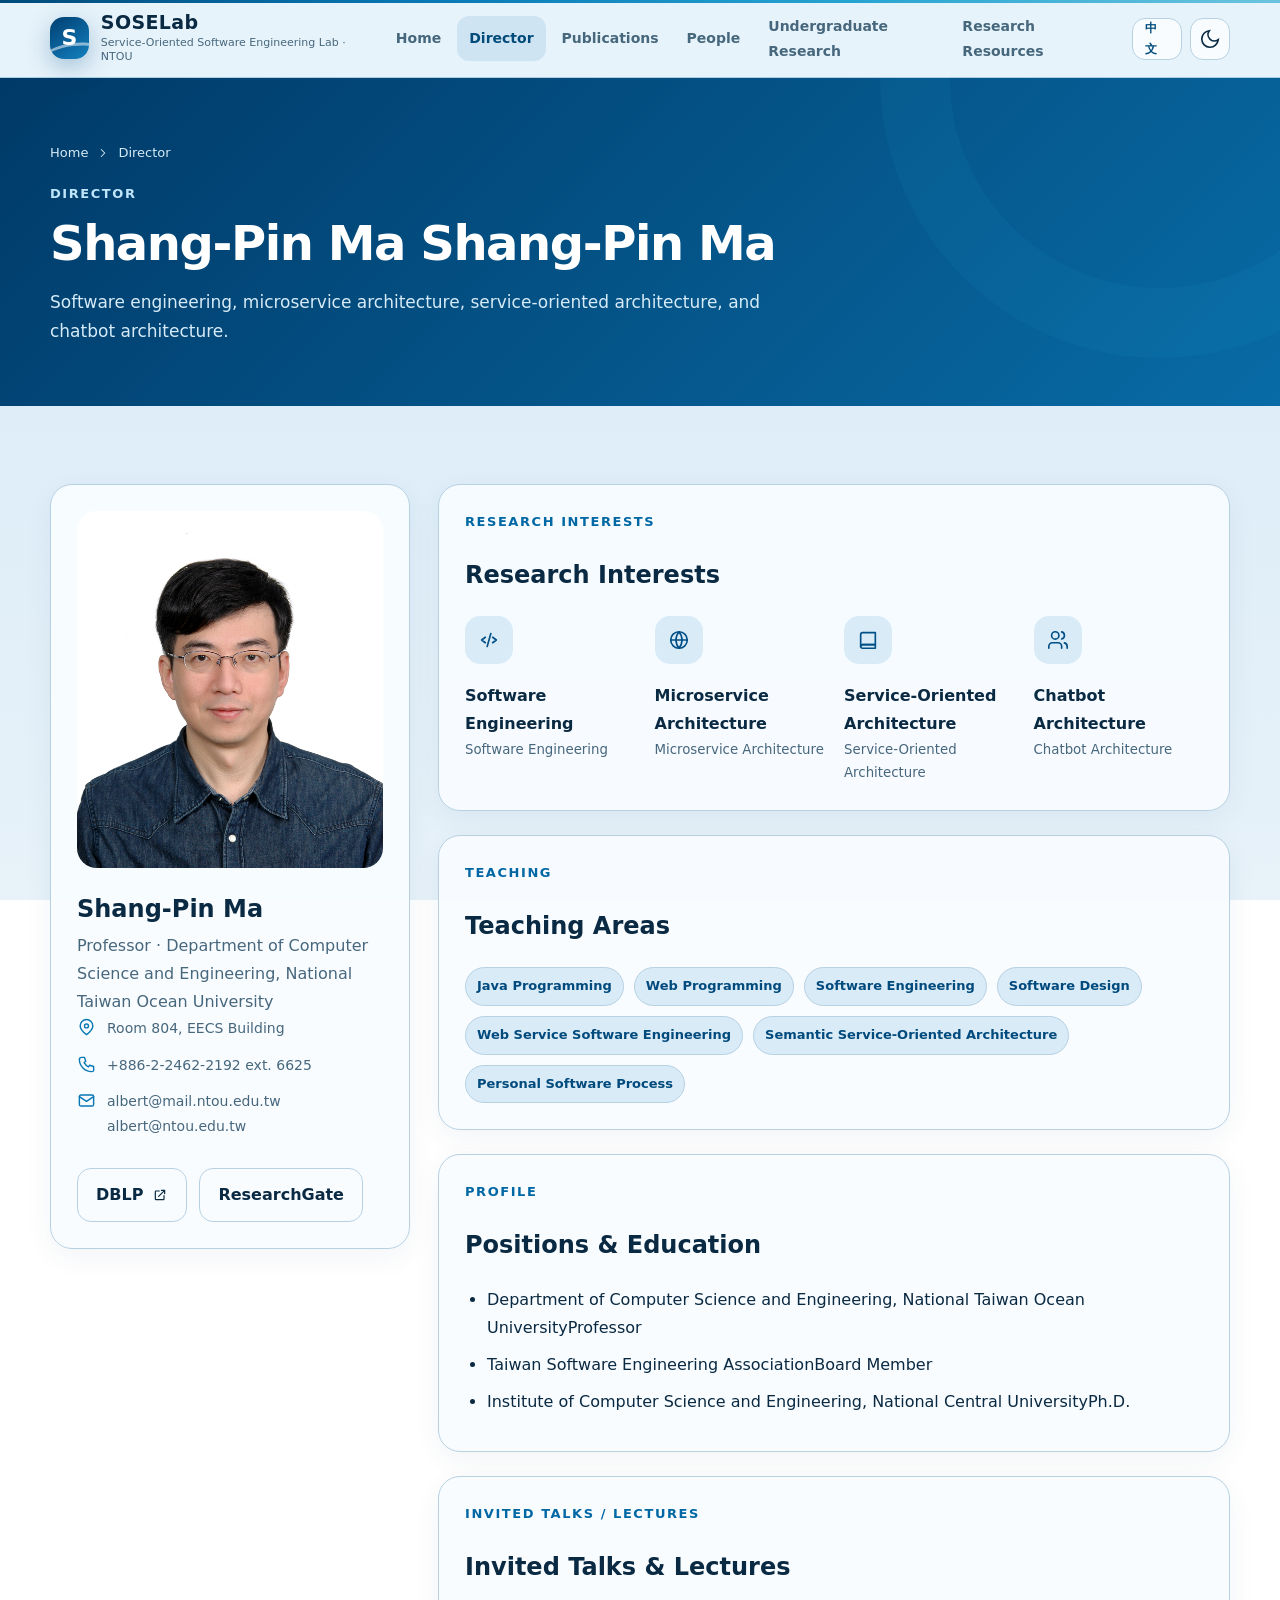
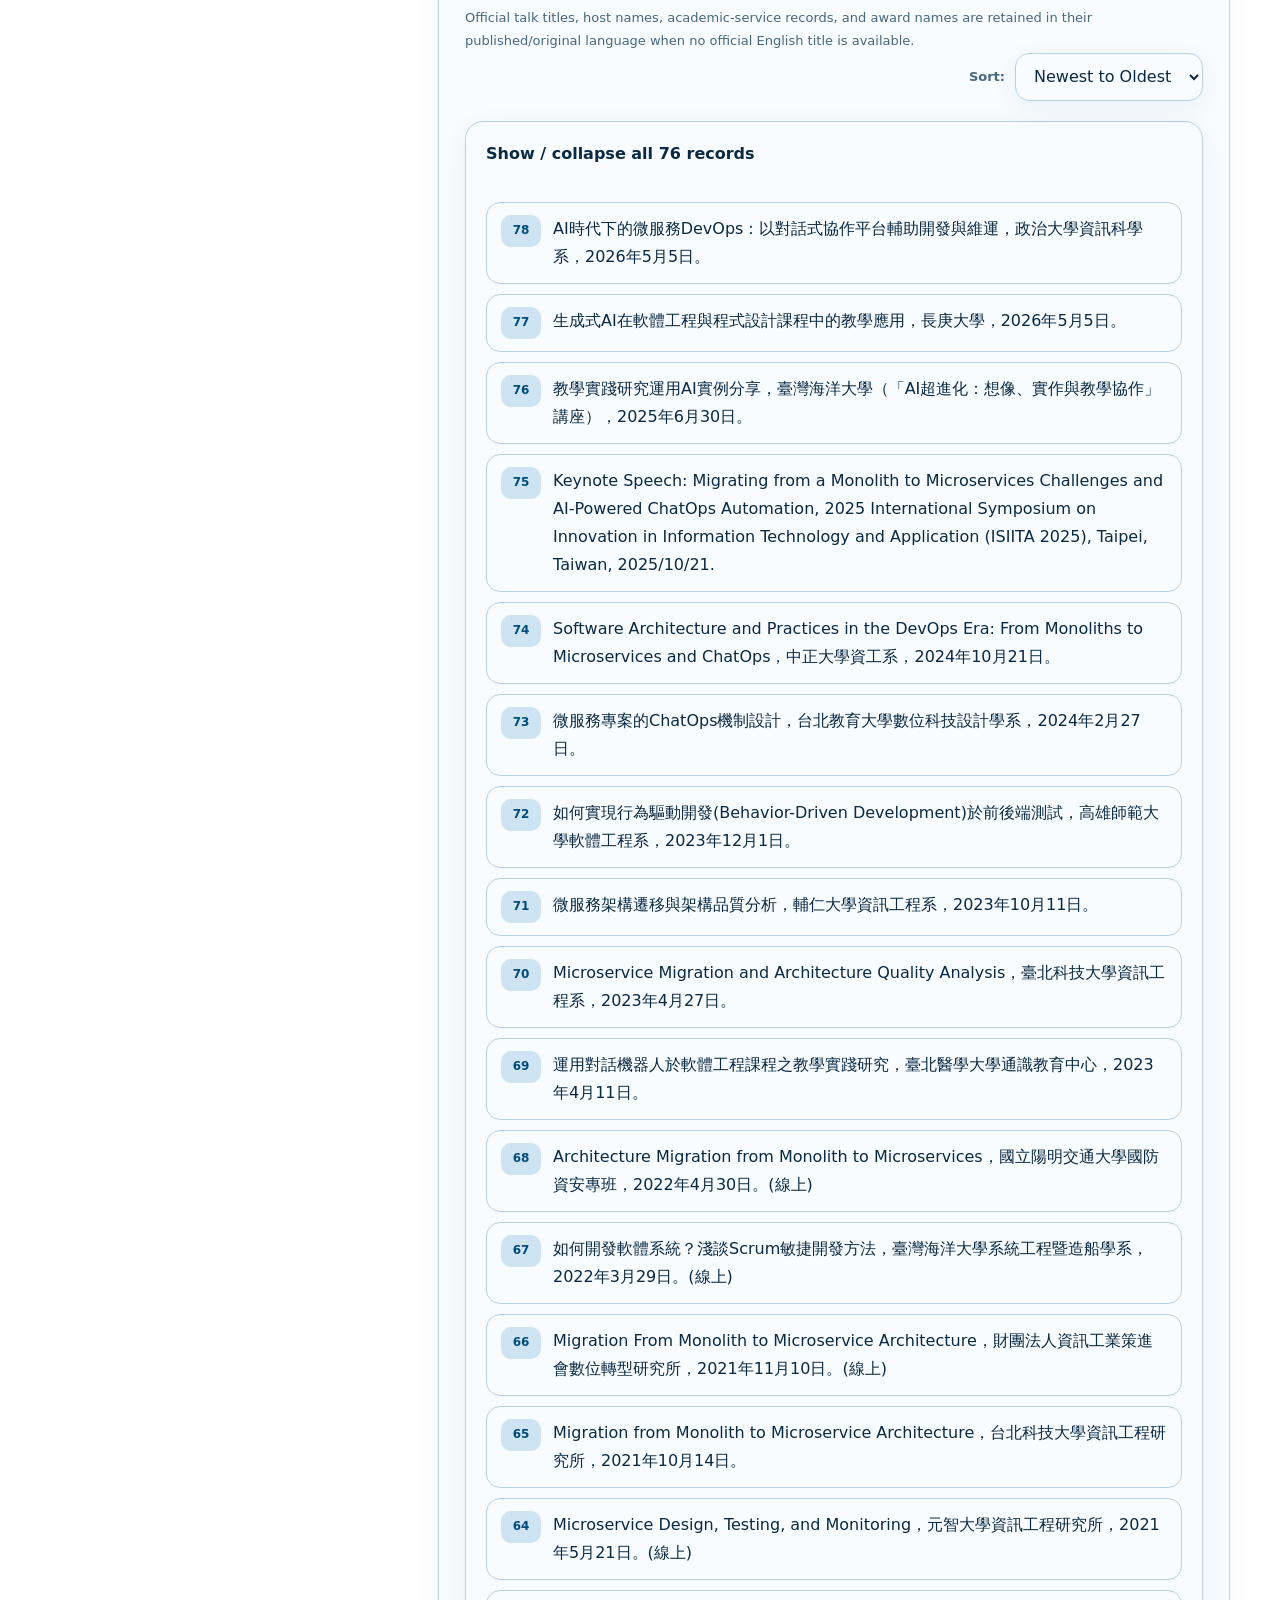
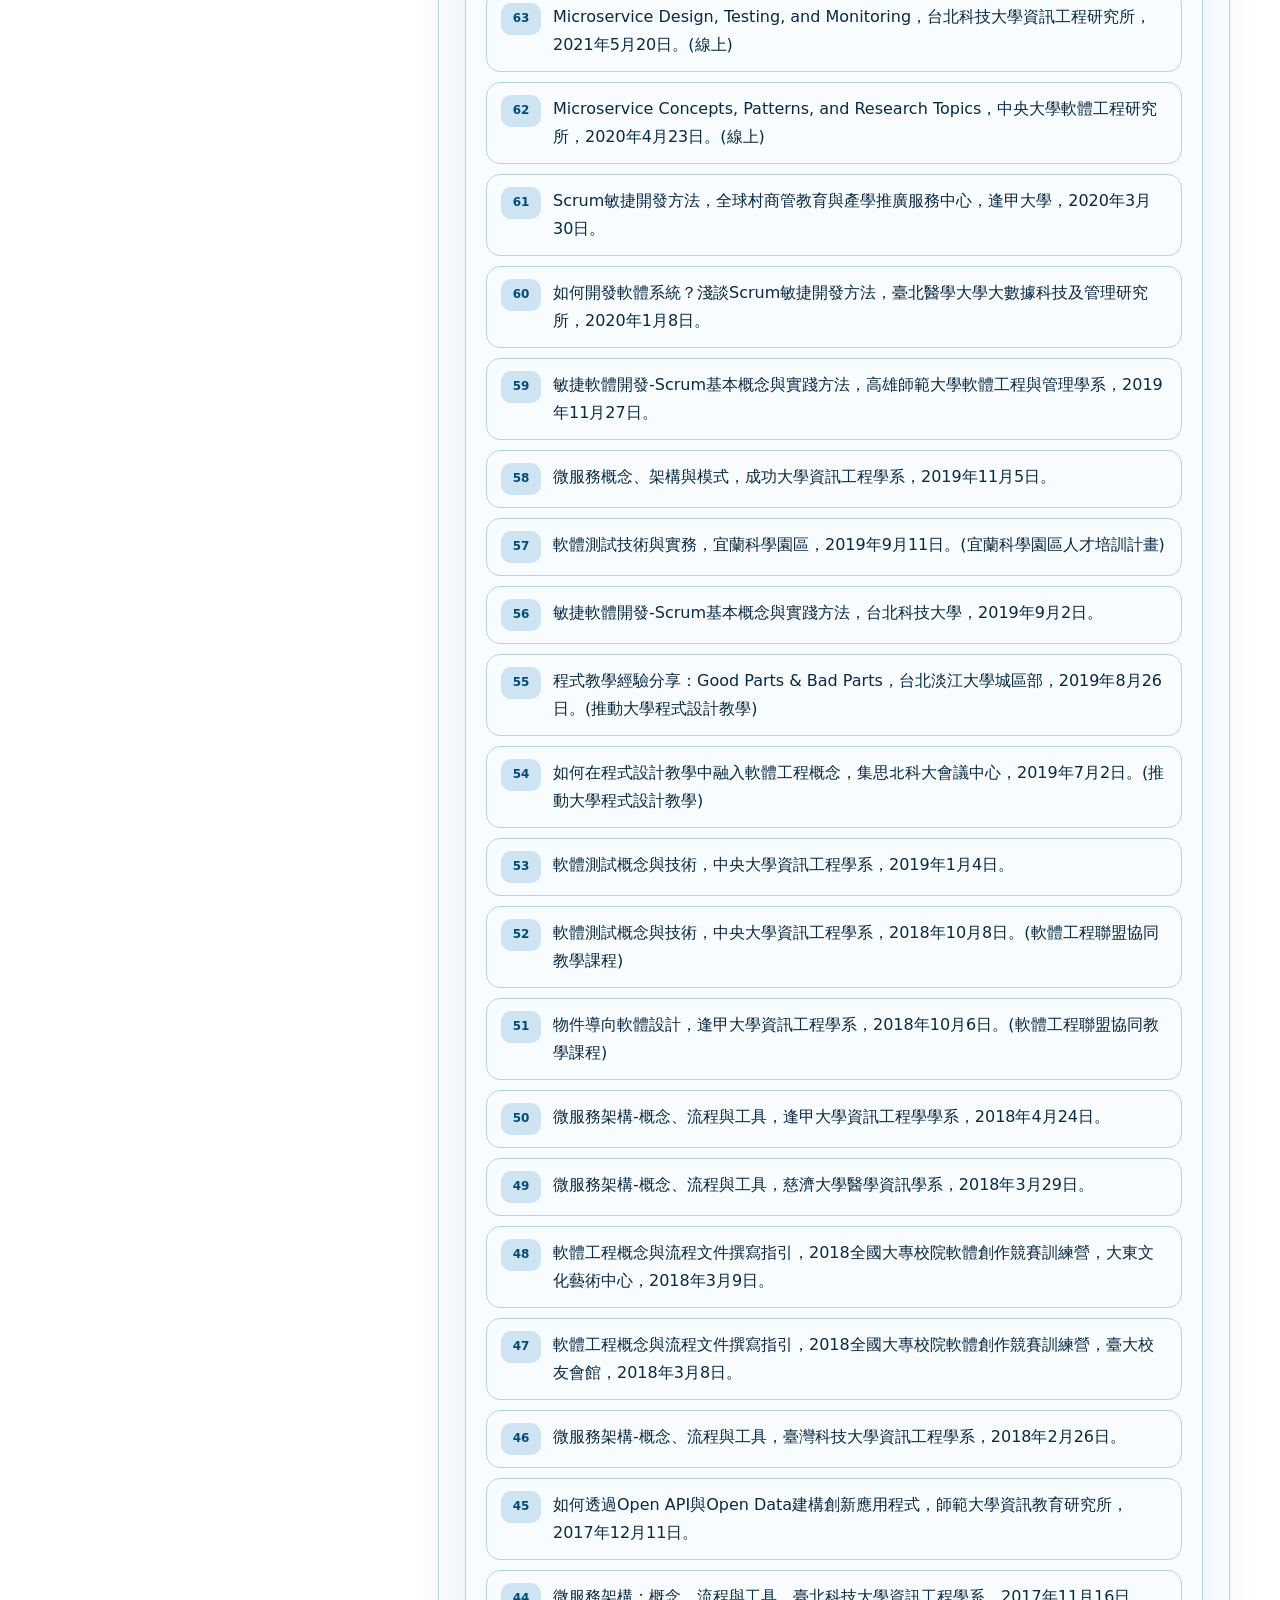
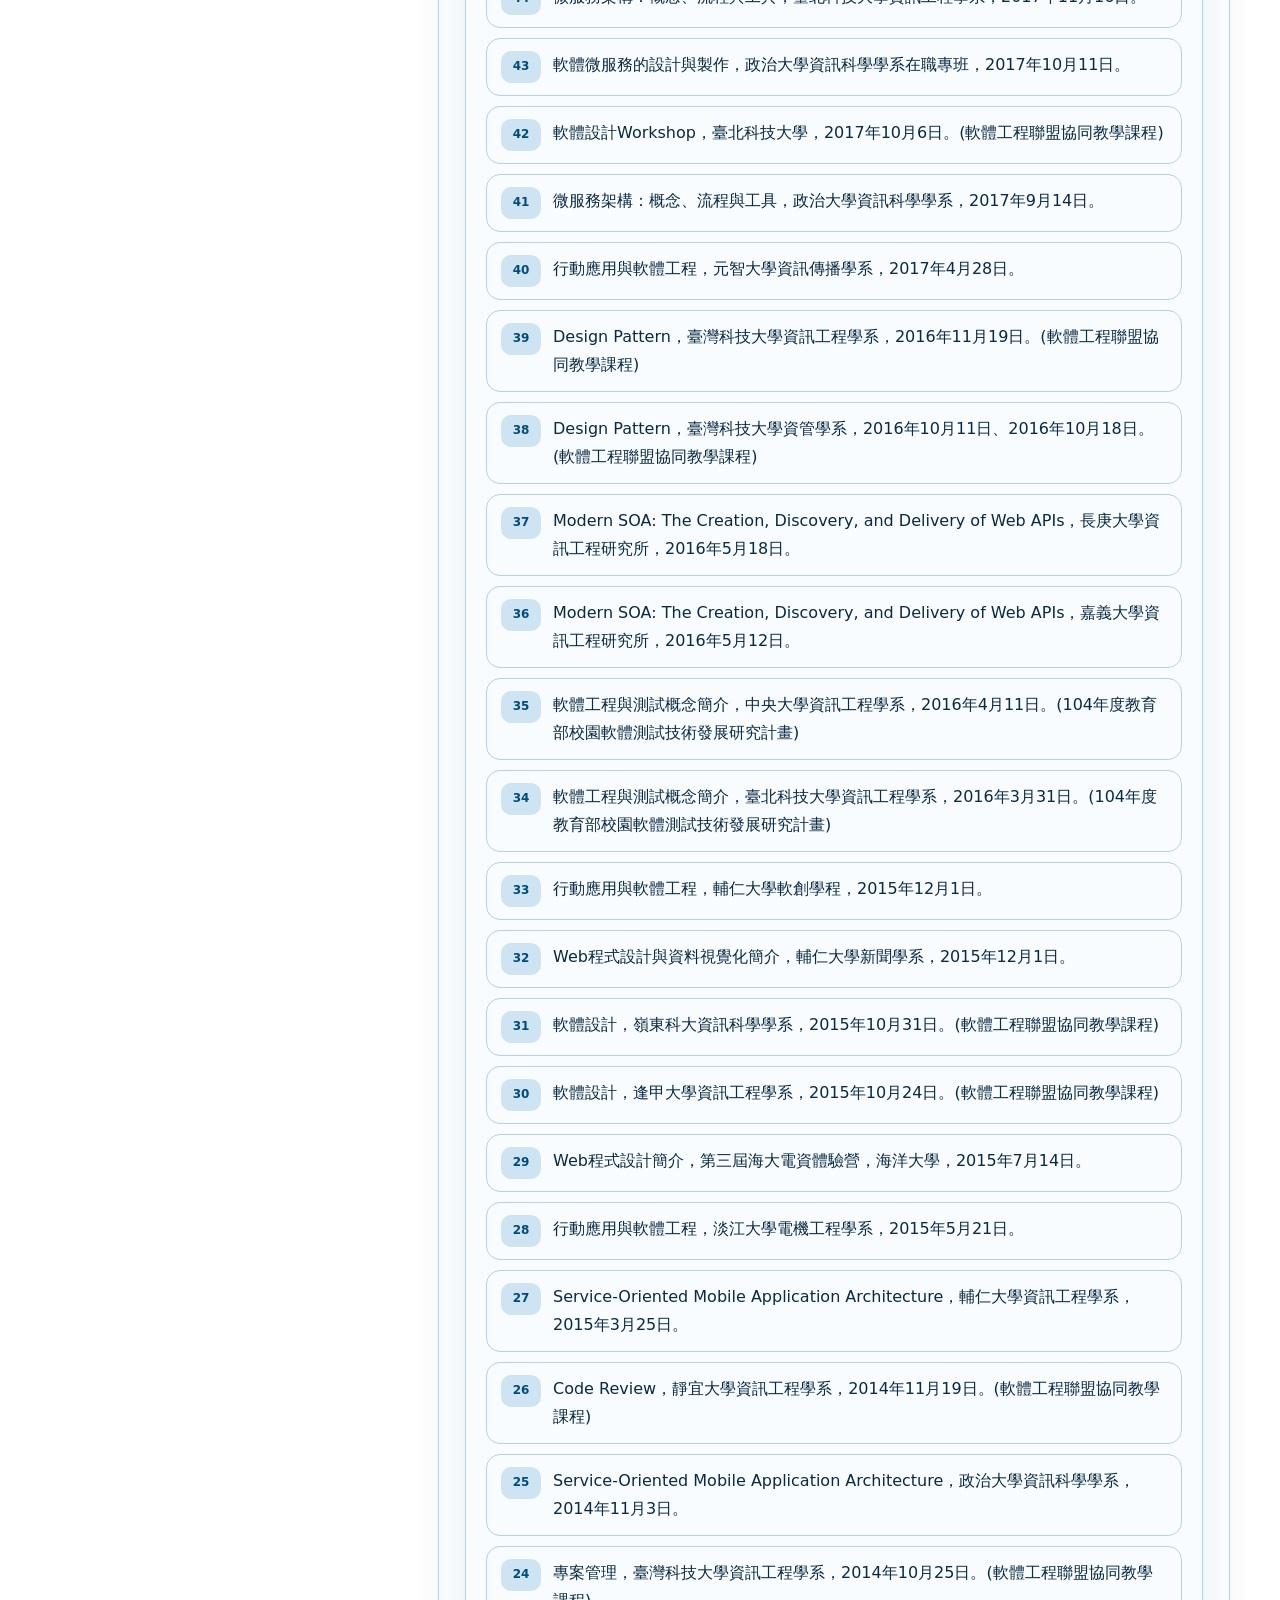
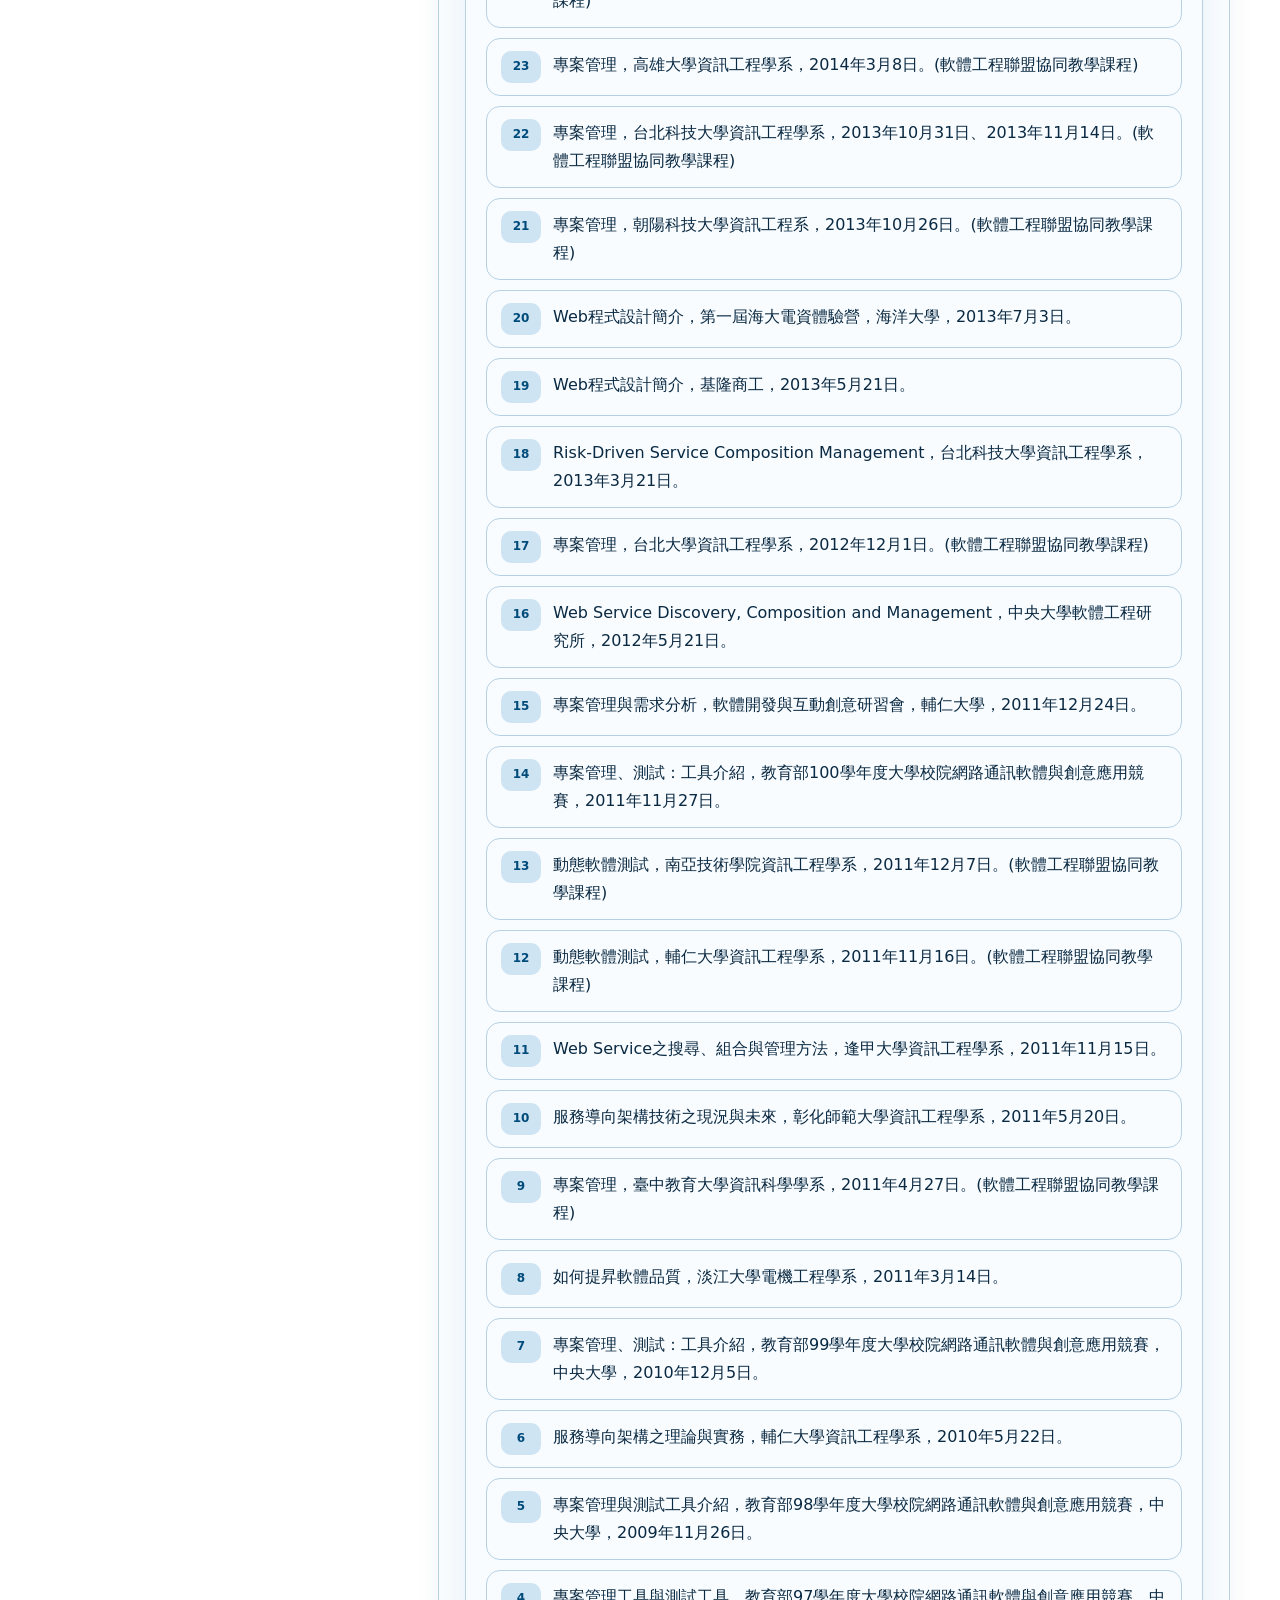
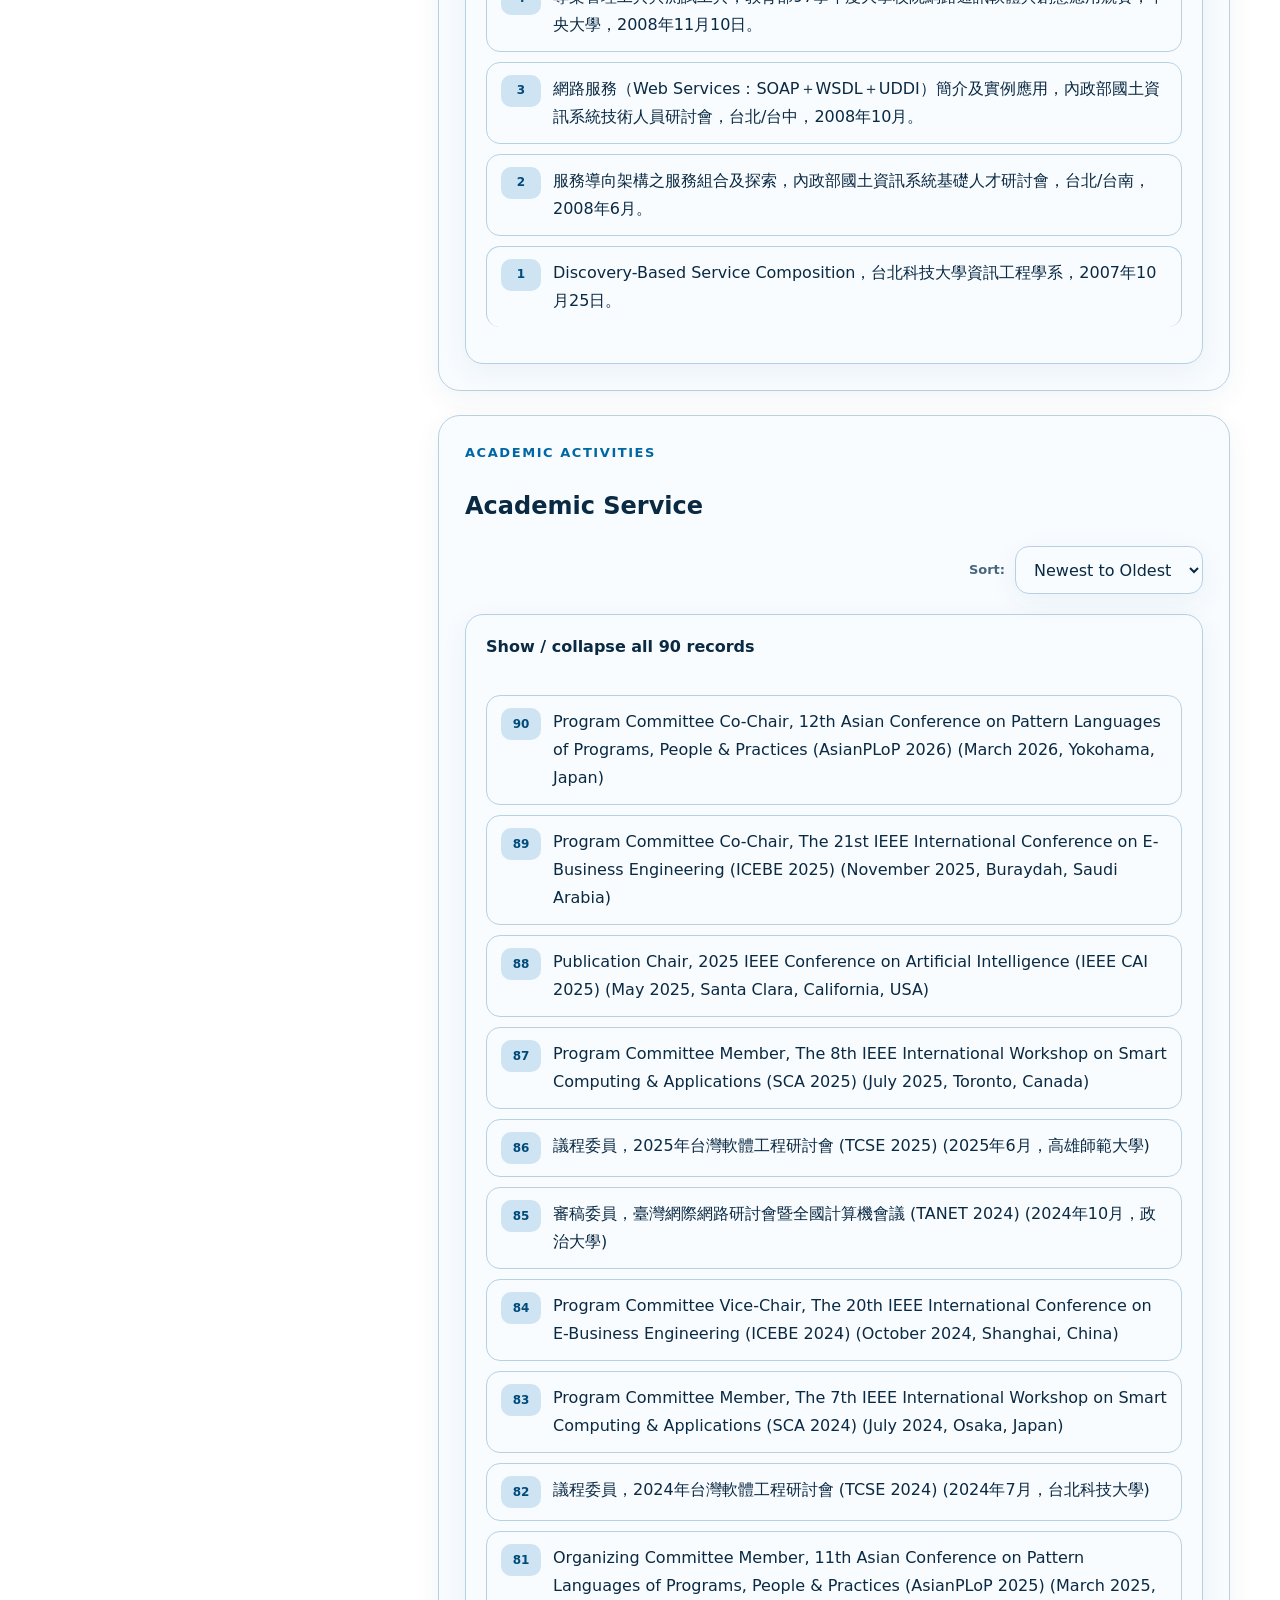
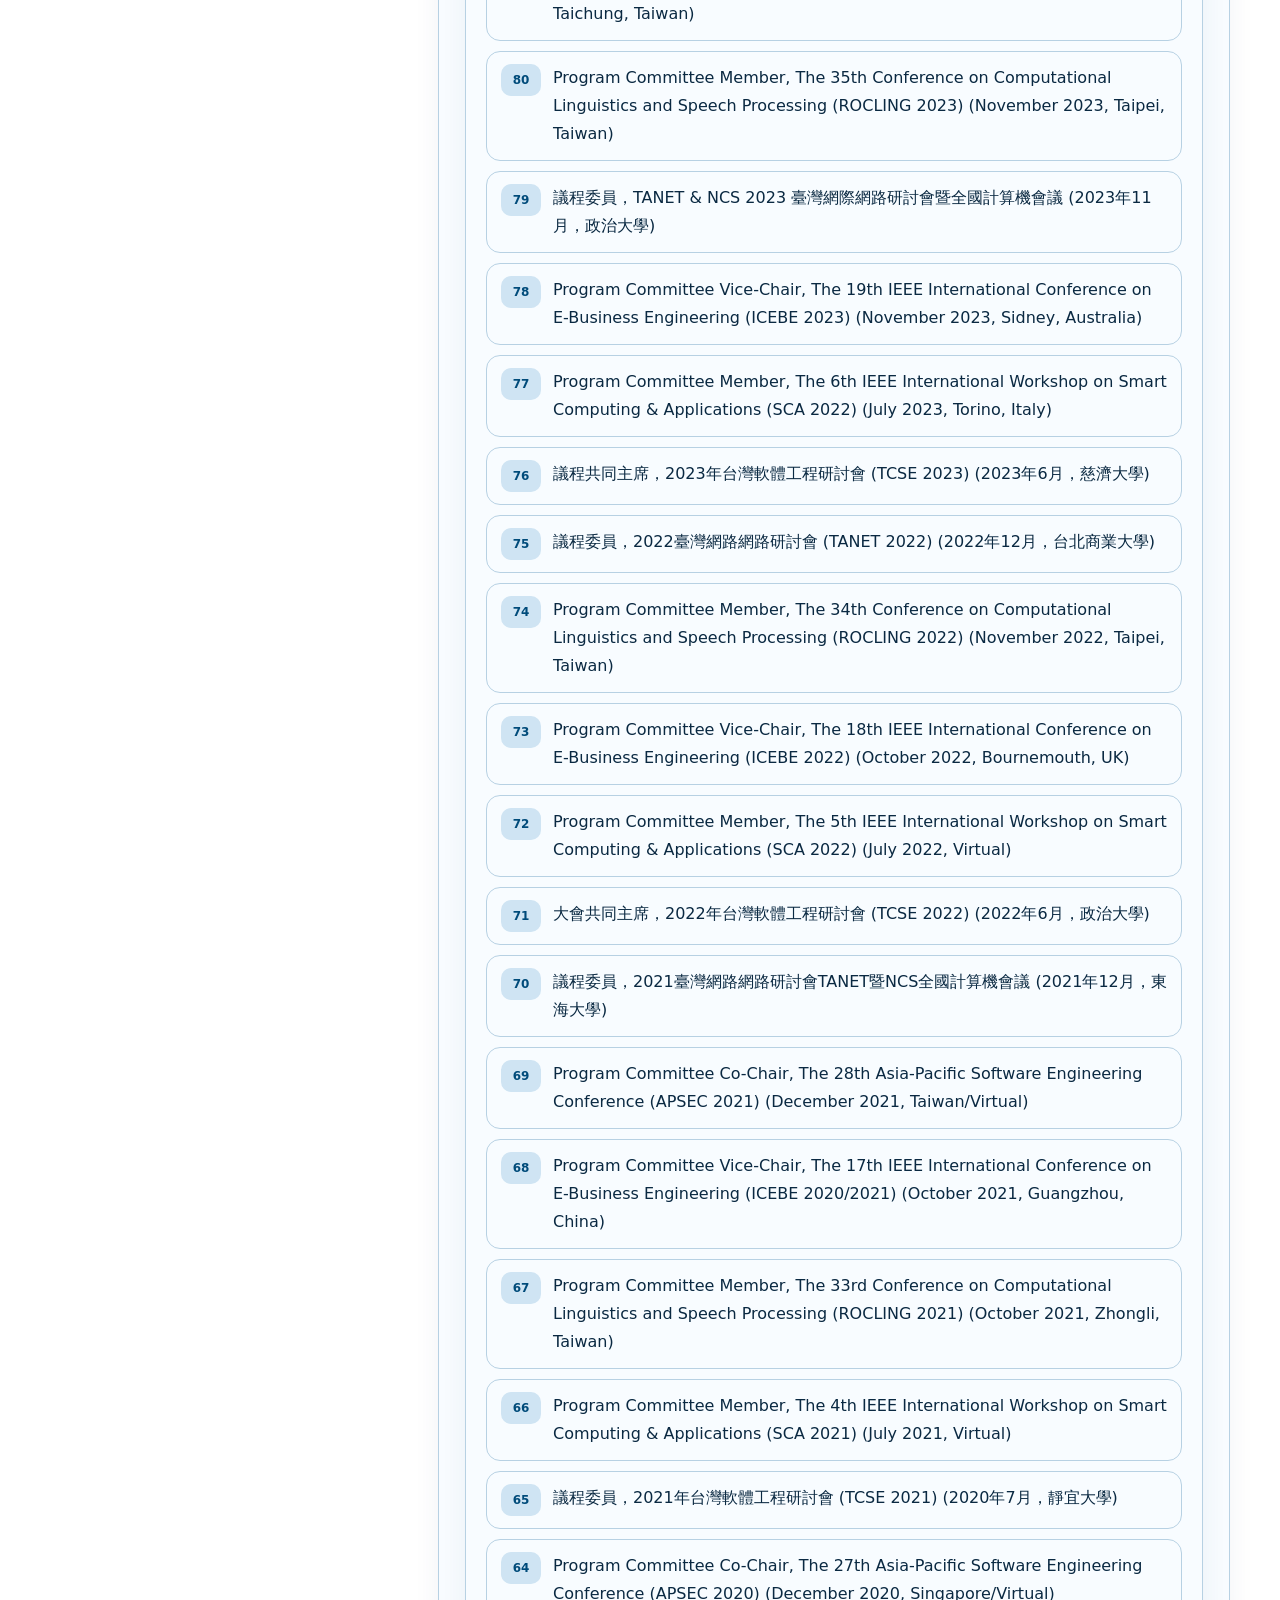
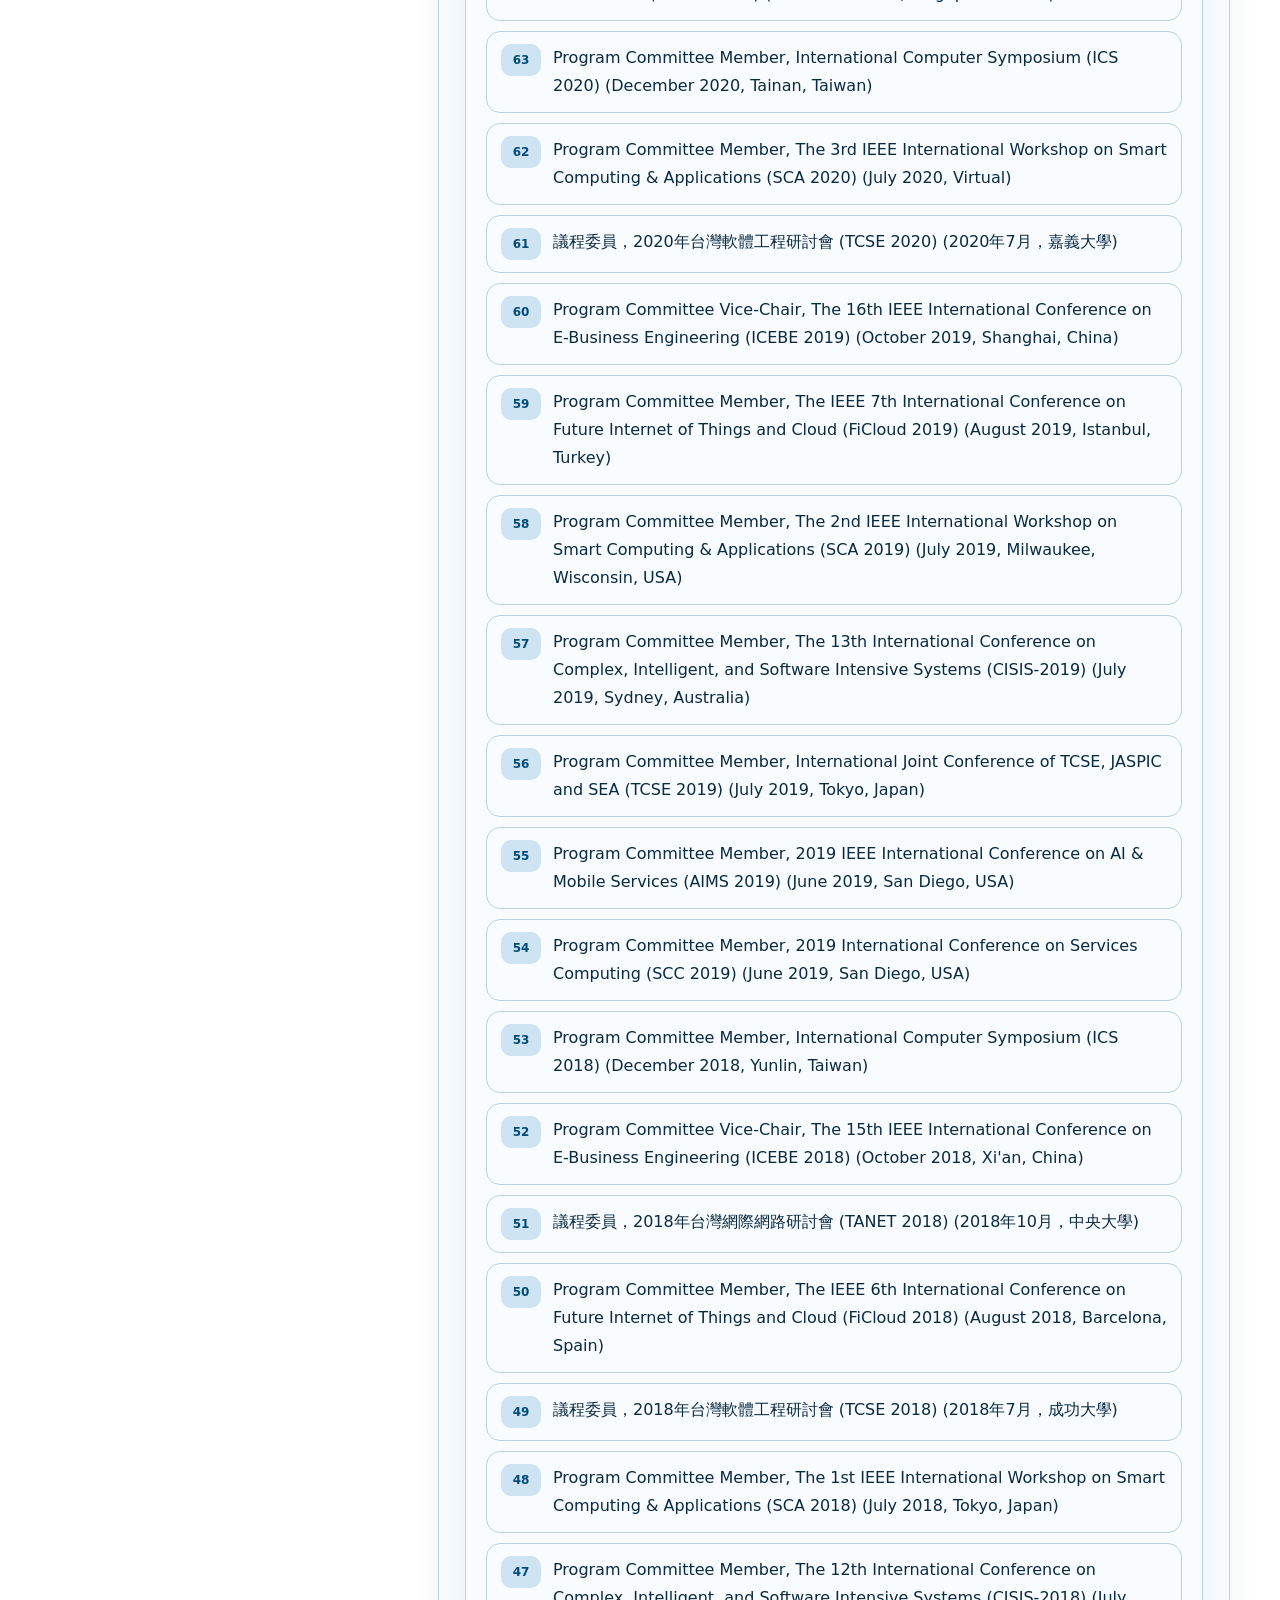
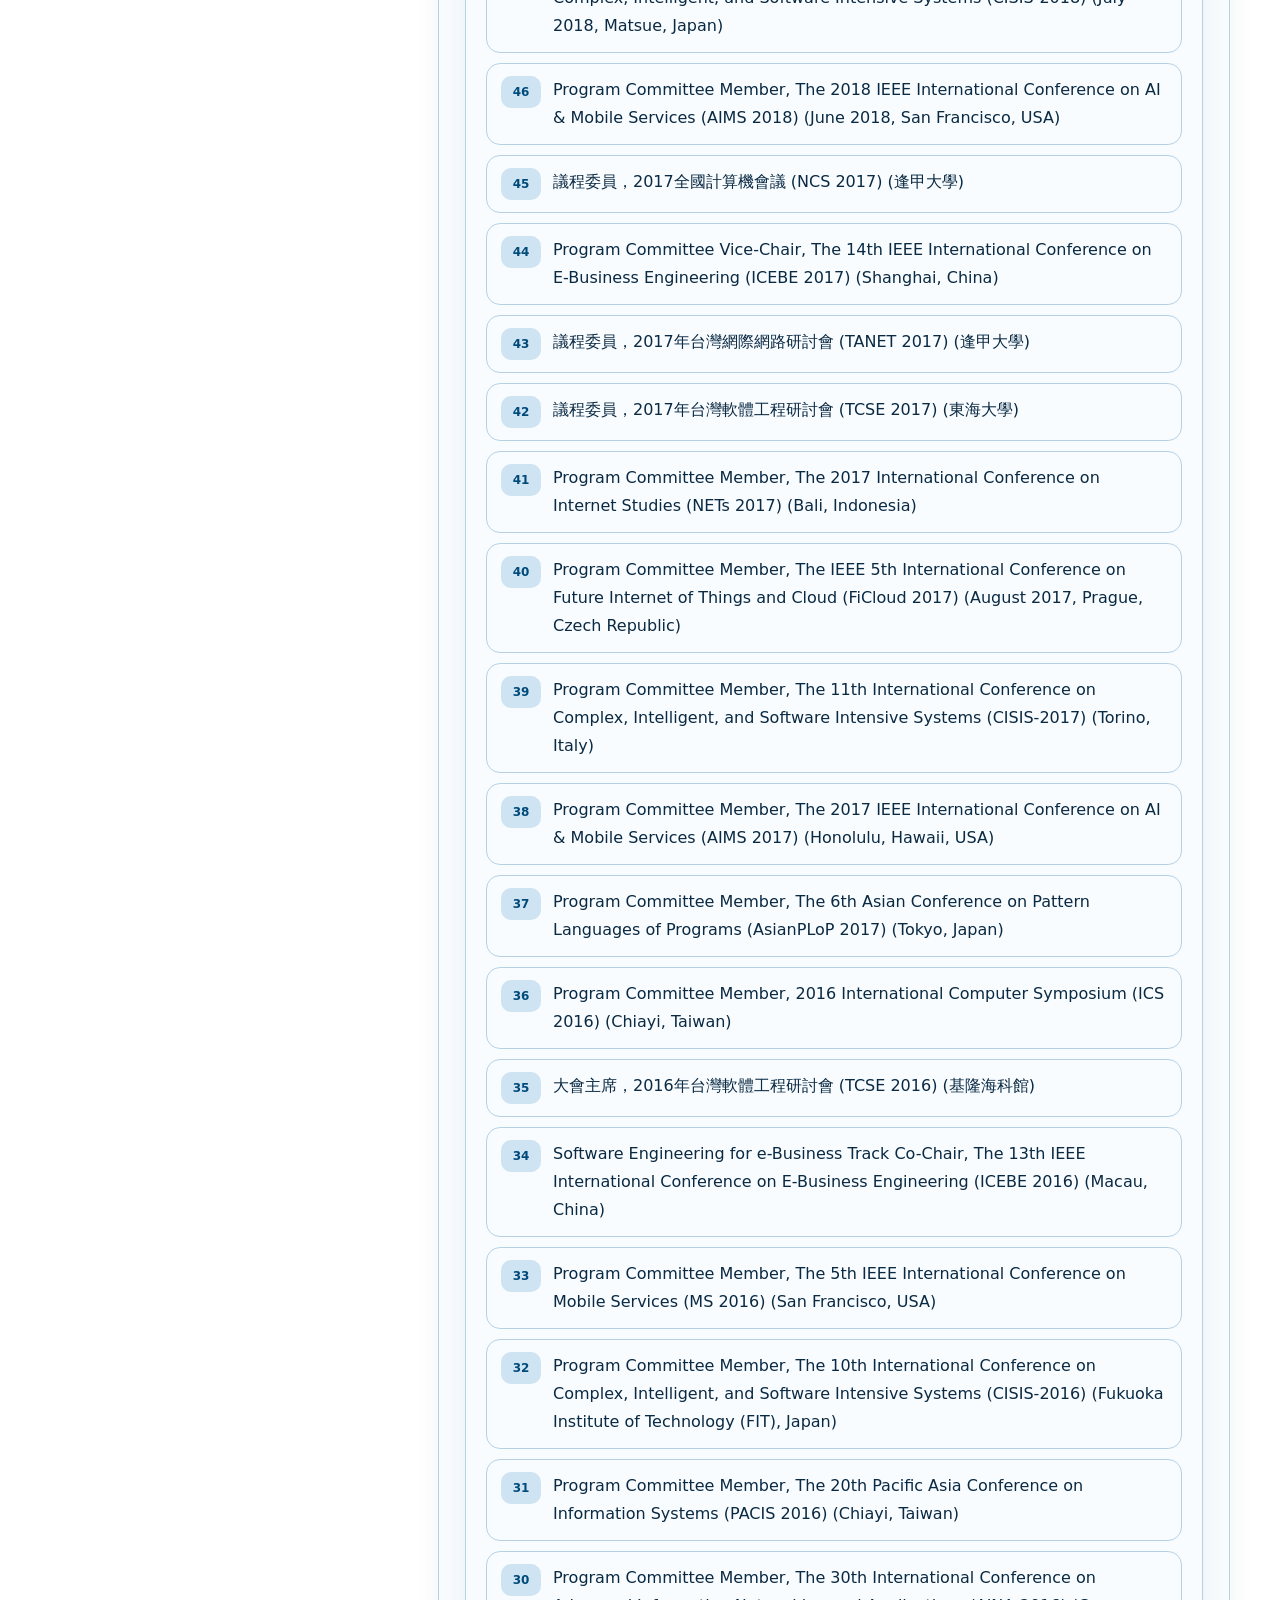
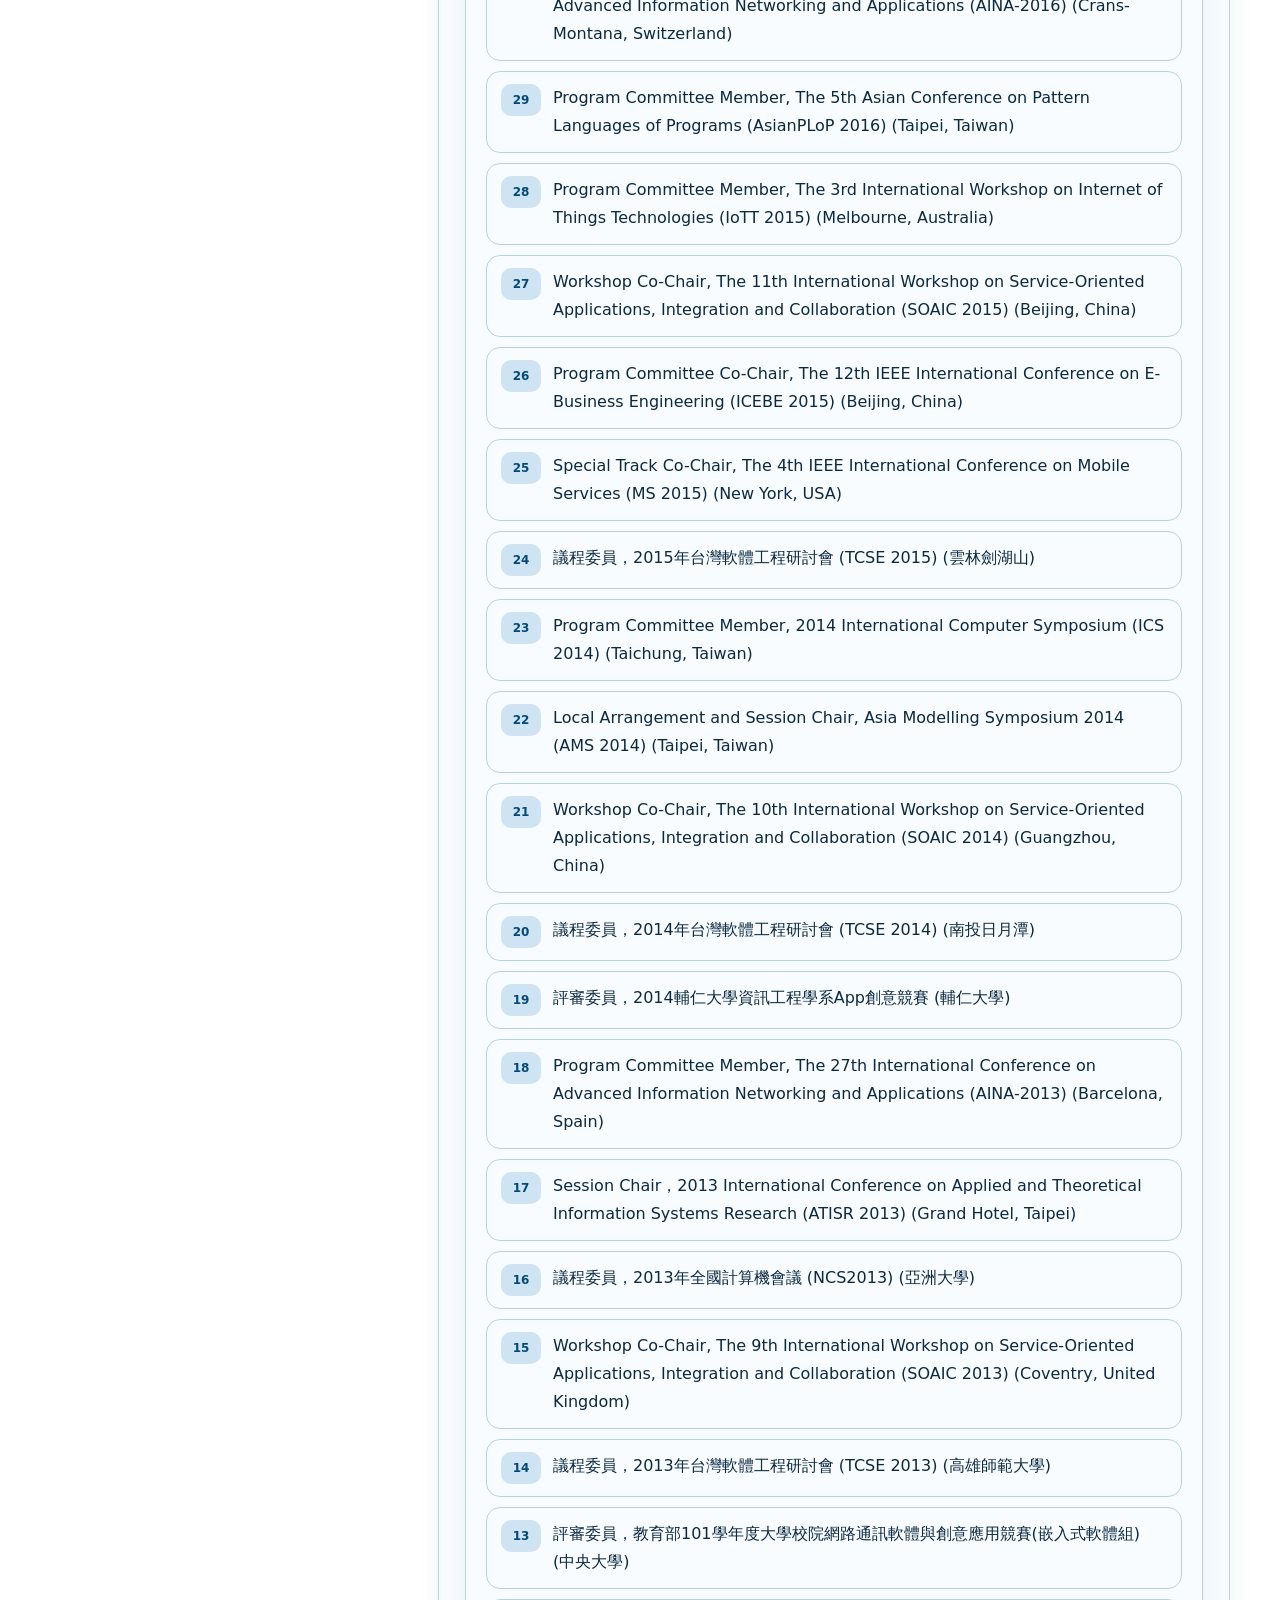
<file: en/director.html>
<!DOCTYPE html>

<html data-theme="light" lang="en">

<head>
    <meta charset="utf-8" />
    <meta content="width=device-width, initial-scale=1" name="viewport" />
    <title>Director | SOSELab</title>
    <meta content="Research interests, teaching, invited talks, academic service, and honors of Prof. Shang-Pin Ma."
        name="description" />
    <meta content="#004f7c" name="theme-color" />
    <link href="../assets/images/favicon.svg" rel="icon" type="image/svg+xml" />
    <link href="../assets/css/site.css" rel="stylesheet" />
    <link href="../director.html" hreflang="zh-Hant" rel="alternate" />
</head>

<body>
    <a class="skip-link" href="#main">Skip to main content</a>
    <header class="site-header" id="top">
        <div class="container header-inner">
            <a aria-label="SOSELab Home" class="brand" href="index.html">
                <span class="brand-mark"><span>S</span></span>
                <span><strong>SOSELab</strong><small>Service-Oriented Software Engineering Lab · NTOU</small></span>
            </a>
            <nav aria-label="Main navigation" class="desktop-nav">
                <a class="nav-link" href="index.html">Home</a>
                <a class="nav-link active" href="director.html">Director</a>
                <a class="nav-link" href="publications.html">Publications</a>
                <a class="nav-link" href="people.html">People</a>
                <a class="nav-link" href="projects.html">Undergraduate Research</a>
                <a class="nav-link" href="resources.html">Research Resources</a>
            </nav>
            <div class="header-actions"><a aria-label="切換至中文版" class="lang-switch" href="../director.html"
                    lang="zh-Hant">中文</a>
                <button aria-label="Toggle dark mode" class="icon-btn" data-theme-toggle=""><svg aria-hidden="true"
                        class="icon" fill="none" height="22" stroke="currentColor" stroke-linecap="round"
                        stroke-linejoin="round" stroke-width="1.8" viewbox="0 0 24 24" width="22">
                        <path d="M21 12.79A9 9 0 1 1 11.21 3 7 7 0 0 0 21 12.79Z"></path>
                    </svg></button>
                <button aria-expanded="false" aria-label="Open menu" class="icon-btn mobile-menu-btn"
                    data-menu-toggle=""><svg aria-hidden="true" class="icon" fill="none" height="22"
                        stroke="currentColor" stroke-linecap="round" stroke-linejoin="round" stroke-width="1.8"
                        viewbox="0 0 24 24" width="22">
                        <path d="M4 7h16M4 12h16M4 17h16"></path>
                    </svg></button>
            </div>
        </div>
        <nav aria-label="Mobile navigation" class="mobile-nav" data-mobile-nav=""><a class="nav-link"
                href="index.html">Home</a><a class="nav-link active" href="director.html">Director</a><a
                class="nav-link" href="publications.html">Publications</a><a class="nav-link"
                href="people.html">People</a><a class="nav-link" href="projects.html">Undergraduate Research</a><a
                class="nav-link" href="resources.html">Research Resources</a></nav>
    </header>
    <main id="main">
        <section class="page-hero">
            <div class="container">
                <div class="breadcrumbs"><a href="index.html">Home</a><svg aria-hidden="true" class="icon" fill="none"
                        height="14" stroke="currentColor" stroke-linecap="round" stroke-linejoin="round"
                        stroke-width="1.8" viewbox="0 0 24 24" width="14">
                        <path d="m9 18 6-6-6-6"></path>
                    </svg><span>Director</span></div>
                <div class="kicker">Director</div>
                <h1 class="page-title">Shang-Pin Ma <span class="gradient-text">Shang-Pin Ma</span></h1>
                <p class="page-subtitle">Software engineering, microservice architecture, service-oriented architecture,
                    and chatbot architecture.</p>
            </div>
        </section>
        <section class="section">
            <div class="container profile-grid">
                <aside class="card profile-card">
                    <div aria-label="Photo of Prof. Shang-Pin Ma" class="profile-avatar"><img alt="Prof. Shang-Pin Ma"
                            loading="eager" src="../assets/images/director-shang-pin-ma.png" /></div>
                    <h2 style="margin:0">Shang-Pin Ma</h2>
                    <p style="margin-top:2px;color:var(--muted)">Professor · Department of Computer Science and
                        Engineering, National Taiwan Ocean University</p>
                    <div class="contact-list">
                        <div class="contact-row"><svg aria-hidden="true" class="icon" fill="none" height="19"
                                stroke="currentColor" stroke-linecap="round" stroke-linejoin="round" stroke-width="1.8"
                                viewbox="0 0 24 24" width="19">
                                <path d="M20 10c0 5-8 11-8 11S4 15 4 10a8 8 0 1 1 16 0Z"></path>
                                <circle cx="12" cy="10" r="2.5"></circle>
                            </svg><span>Room 804, EECS Building</span></div>
                        <div class="contact-row"><svg aria-hidden="true" class="icon" fill="none" height="19"
                                stroke="currentColor" stroke-linecap="round" stroke-linejoin="round" stroke-width="1.8"
                                viewbox="0 0 24 24" width="19">
                                <path
                                    d="M6.5 3h3l1.5 5-2 1.5a15 15 0 0 0 5.5 5.5l1.5-2 5 1.5v3A2.5 2.5 0 0 1 18.5 21C9.94 21 3 14.06 3 5.5A2.5 2.5 0 0 1 5.5 3Z">
                                </path>
                            </svg><a href="tel:+886224622192">+886-2-2462-2192 ext. 6625</a></div>
                        <div class="contact-row"><svg aria-hidden="true" class="icon" fill="none" height="19"
                                stroke="currentColor" stroke-linecap="round" stroke-linejoin="round" stroke-width="1.8"
                                viewbox="0 0 24 24" width="19">
                                <rect height="14" rx="2" width="18" x="3" y="5"></rect>
                                <path d="m3 7 9 6 9-6"></path>
                            </svg><span><a href="mailto:albert@mail.ntou.edu.tw">albert@mail.ntou.edu.tw</a><br /><a
                                    href="mailto:albert@ntou.edu.tw">albert@ntou.edu.tw</a></span></div>
                    </div>
                    <div class="actions"><a class="btn btn-secondary" href="https://dblp.org/pid/99/6676.html"
                            rel="noopener noreferrer" target="_blank">DBLP <svg aria-hidden="true" class="icon"
                                fill="none" height="16" stroke="currentColor" stroke-linecap="round"
                                stroke-linejoin="round" stroke-width="1.8" viewbox="0 0 24 24" width="16">
                                <path d="M14 5h5v5M19 5l-9 9"></path>
                                <path d="M18 13v5a1 1 0 0 1-1 1H6a1 1 0 0 1-1-1V7a1 1 0 0 1 1-1h5"></path>
                            </svg></a><a class="btn btn-secondary"
                            href="https://www.researchgate.net/profile/Shang-Pin-Ma-2" rel="noopener noreferrer"
                            target="_blank">ResearchGate</a></div>
                </aside>
                <div class="grid" style="gap:24px">
                    <section class="card">
                        <div class="kicker">Research Interests</div>
                        <h2>Research Interests</h2>
                        <div class="grid grid-4">
                            <div>
                                <div class="card-icon"><svg aria-hidden="true" class="icon" fill="none" height="22"
                                        stroke="currentColor" stroke-linecap="round" stroke-linejoin="round"
                                        stroke-width="1.8" viewbox="0 0 24 24" width="22">
                                        <path d="m8 9-4 3 4 3M16 9l4 3-4 3M14 5l-4 14"></path>
                                    </svg></div><strong>Software Engineering</strong><small
                                    style="display:block;color:var(--muted)">Software Engineering</small>
                            </div>
                            <div>
                                <div class="card-icon"><svg aria-hidden="true" class="icon" fill="none" height="22"
                                        stroke="currentColor" stroke-linecap="round" stroke-linejoin="round"
                                        stroke-width="1.8" viewbox="0 0 24 24" width="22">
                                        <circle cx="12" cy="12" r="9"></circle>
                                        <path d="M3 12h18M12 3a14 14 0 0 1 0 18M12 3a14 14 0 0 0 0 18"></path>
                                    </svg></div><strong>Microservice Architecture</strong><small
                                    style="display:block;color:var(--muted)">Microservice Architecture</small>
                            </div>
                            <div>
                                <div class="card-icon"><svg aria-hidden="true" class="icon" fill="none" height="22"
                                        stroke="currentColor" stroke-linecap="round" stroke-linejoin="round"
                                        stroke-width="1.8" viewbox="0 0 24 24" width="22">
                                        <path d="M4 19a2 2 0 0 1 2-2h14V4H6a2 2 0 0 0-2 2v13Z"></path>
                                        <path d="M6 17h14v4H6a2 2 0 0 1 0-4Z"></path>
                                    </svg></div><strong>Service-Oriented Architecture</strong><small
                                    style="display:block;color:var(--muted)">Service-Oriented Architecture</small>
                            </div>
                            <div>
                                <div class="card-icon"><svg aria-hidden="true" class="icon" fill="none" height="22"
                                        stroke="currentColor" stroke-linecap="round" stroke-linejoin="round"
                                        stroke-width="1.8" viewbox="0 0 24 24" width="22">
                                        <path d="M16 21v-2a4 4 0 0 0-4-4H6a4 4 0 0 0-4 4v2"></path>
                                        <circle cx="9" cy="7" r="4"></circle>
                                        <path d="M22 21v-2a4 4 0 0 0-3-3.87M16 3.13a4 4 0 0 1 0 7.75"></path>
                                    </svg></div><strong>Chatbot Architecture</strong><small
                                    style="display:block;color:var(--muted)">Chatbot Architecture</small>
                            </div>
                        </div>
                    </section>
                    <section class="card">
                        <div class="kicker">Teaching</div>
                        <h2>Teaching Areas</h2>
                        <div class="tag-list"><span class="tag">Java Programming</span><span class="tag">Web
                                Programming</span><span class="tag">Software Engineering</span><span
                                class="tag">Software Design</span><span class="tag">Web Service Software
                                Engineering</span><span class="tag">Semantic Service-Oriented Architecture</span><span
                                class="tag">Personal Software Process</span></div>
                    </section>
                    <section class="card">
                        <div class="kicker">Profile</div>
                        <h2>Positions &amp; Education</h2>
                        <ul class="plain-list">
                            <li><a class="inline-link" href="https://www.cse.ntou.edu.tw/" rel="noopener noreferrer"
                                    target="_blank">Department of Computer Science and Engineering, National Taiwan
                                    Ocean University</a>Professor</li>
                            <li><a class="inline-link" href="https://www.seat.org.tw/" rel="noopener noreferrer"
                                    target="_blank">Taiwan Software Engineering Association</a>Board Member</li>
                            <li><a class="inline-link" href="https://www.csie.ncu.edu.tw/" rel="noopener noreferrer"
                                    target="_blank">Institute of Computer Science and Engineering, National Central
                                    University</a>Ph.D.</li>
                        </ul>
                    </section>
                    <section class="card complete-history">
                        <div class="kicker">Invited Talks / Lectures</div>
                        <h2>Invited Talks &amp; Lectures</h2>
                        <p class="bilingual-note">Official talk titles, host names, academic-service records, and award
                            names are retained in their published/original language when no official English title is
                            available.</p>
                        <div class="sort-control"><label for="talk-records-sort">Sort:</label><select
                                class="filter-select" data-sort-control="" data-sort-target="#talk-records"
                                id="talk-records-sort">
                                <option value="asc">Oldest to Newest</option>
                                <option selected="selected" value="desc">Newest to Oldest</option>
                            </select></div>
                        <details class="accordion" open="">
                            <summary>Show / collapse all 76 records</summary>
                            <div class="accordion-content">
                                <ol class="history-list sortable-history" data-sort-container="" id="talk-records">
                                    <li data-order="1" data-sort-item=""><span class="history-index">1</span><span
                                            class="history-content">Discovery-Based Service
                                            Composition，台北科技大學資訊工程學系，2007年10月25日。</span></li>
                                    <li data-order="2" data-sort-item=""><span class="history-index">2</span><span
                                            class="history-content">服務導向架構之服務組合及探索，內政部國土資訊系統基礎人才研討會，台北/台南，2008年6月。</span>
                                    </li>
                                    <li data-order="3" data-sort-item=""><span class="history-index">3</span><span
                                            class="history-content">網路服務（Web
                                            Services：SOAP＋WSDL＋UDDI）簡介及實例應用，內政部國土資訊系統技術人員研討會，台北/台中，2008年10月。</span></li>
                                    <li data-order="4" data-sort-item=""><span class="history-index">4</span><span
                                            class="history-content">專案管理工具與測試工具，教育部97學年度大學校院網路通訊軟體與創意應用競賽，中央大學，2008年11月10日。</span>
                                    </li>
                                    <li data-order="5" data-sort-item=""><span class="history-index">5</span><span
                                            class="history-content">專案管理與測試工具介紹，教育部98學年度大學校院網路通訊軟體與創意應用競賽，中央大學，2009年11月26日。</span>
                                    </li>
                                    <li data-order="6" data-sort-item=""><span class="history-index">6</span><span
                                            class="history-content">服務導向架構之理論與實務，輔仁大學資訊工程學系，2010年5月22日。</span></li>
                                    <li data-order="7" data-sort-item=""><span class="history-index">7</span><span
                                            class="history-content">專案管理、測試：工具介紹，教育部99學年度大學校院網路通訊軟體與創意應用競賽，中央大學，2010年12月5日。</span>
                                    </li>
                                    <li data-order="8" data-sort-item=""><span class="history-index">8</span><span
                                            class="history-content">如何提昇軟體品質，淡江大學電機工程學系，2011年3月14日。</span></li>
                                    <li data-order="9" data-sort-item=""><span class="history-index">9</span><span
                                            class="history-content">專案管理，臺中教育大學資訊科學學系，2011年4月27日。(軟體工程聯盟協同教學課程)</span>
                                    </li>
                                    <li data-order="10" data-sort-item=""><span class="history-index">10</span><span
                                            class="history-content">服務導向架構技術之現況與未來，彰化師範大學資訊工程學系，2011年5月20日。</span></li>
                                    <li data-order="11" data-sort-item=""><span class="history-index">11</span><span
                                            class="history-content">Web
                                            Service之搜尋、組合與管理方法，逢甲大學資訊工程學系，2011年11月15日。</span></li>
                                    <li data-order="12" data-sort-item=""><span class="history-index">12</span><span
                                            class="history-content">動態軟體測試，輔仁大學資訊工程學系，2011年11月16日。(軟體工程聯盟協同教學課程)</span>
                                    </li>
                                    <li data-order="13" data-sort-item=""><span class="history-index">13</span><span
                                            class="history-content">動態軟體測試，南亞技術學院資訊工程學系，2011年12月7日。(軟體工程聯盟協同教學課程)</span>
                                    </li>
                                    <li data-order="14" data-sort-item=""><span class="history-index">14</span><span
                                            class="history-content">專案管理、測試：工具介紹，教育部100學年度大學校院網路通訊軟體與創意應用競賽，2011年11月27日。</span>
                                    </li>
                                    <li data-order="15" data-sort-item=""><span class="history-index">15</span><span
                                            class="history-content">專案管理與需求分析，軟體開發與互動創意研習會，輔仁大學，2011年12月24日。</span></li>
                                    <li data-order="16" data-sort-item=""><span class="history-index">16</span><span
                                            class="history-content">Web Service Discovery, Composition and
                                            Management，中央大學軟體工程研究所，2012年5月21日。</span></li>
                                    <li data-order="17" data-sort-item=""><span class="history-index">17</span><span
                                            class="history-content">專案管理，台北大學資訊工程學系，2012年12月1日。(軟體工程聯盟協同教學課程)</span>
                                    </li>
                                    <li data-order="18" data-sort-item=""><span class="history-index">18</span><span
                                            class="history-content">Risk-Driven Service Composition
                                            Management，台北科技大學資訊工程學系，2013年3月21日。</span></li>
                                    <li data-order="19" data-sort-item=""><span class="history-index">19</span><span
                                            class="history-content">Web程式設計簡介，基隆商工，2013年5月21日。</span></li>
                                    <li data-order="20" data-sort-item=""><span class="history-index">20</span><span
                                            class="history-content">Web程式設計簡介，第一屆海大電資體驗營，海洋大學，2013年7月3日。</span></li>
                                    <li data-order="21" data-sort-item=""><span class="history-index">21</span><span
                                            class="history-content">專案管理，朝陽科技大學資訊工程系，2013年10月26日。(軟體工程聯盟協同教學課程)</span>
                                    </li>
                                    <li data-order="22" data-sort-item=""><span class="history-index">22</span><span
                                            class="history-content">專案管理，台北科技大學資訊工程學系，2013年10月31日、2013年11月14日。(軟體工程聯盟協同教學課程)</span>
                                    </li>
                                    <li data-order="23" data-sort-item=""><span class="history-index">23</span><span
                                            class="history-content">專案管理，高雄大學資訊工程學系，2014年3月8日。(軟體工程聯盟協同教學課程)</span></li>
                                    <li data-order="24" data-sort-item=""><span class="history-index">24</span><span
                                            class="history-content">專案管理，臺灣科技大學資訊工程學系，2014年10月25日。(軟體工程聯盟協同教學課程)</span>
                                    </li>
                                    <li data-order="25" data-sort-item=""><span class="history-index">25</span><span
                                            class="history-content">Service-Oriented Mobile Application
                                            Architecture，政治大學資訊科學學系，2014年11月3日。</span></li>
                                    <li data-order="26" data-sort-item=""><span class="history-index">26</span><span
                                            class="history-content">Code
                                            Review，靜宜大學資訊工程學系，2014年11月19日。(軟體工程聯盟協同教學課程)</span></li>
                                    <li data-order="27" data-sort-item=""><span class="history-index">27</span><span
                                            class="history-content">Service-Oriented Mobile Application
                                            Architecture，輔仁大學資訊工程學系，2015年3月25日。</span></li>
                                    <li data-order="28" data-sort-item=""><span class="history-index">28</span><span
                                            class="history-content">行動應用與軟體工程，淡江大學電機工程學系，2015年5月21日。</span></li>
                                    <li data-order="29" data-sort-item=""><span class="history-index">29</span><span
                                            class="history-content">Web程式設計簡介，第三屆海大電資體驗營，海洋大學，2015年7月14日。</span></li>
                                    <li data-order="30" data-sort-item=""><span class="history-index">30</span><span
                                            class="history-content">軟體設計，逢甲大學資訊工程學系，2015年10月24日。(軟體工程聯盟協同教學課程)</span>
                                    </li>
                                    <li data-order="31" data-sort-item=""><span class="history-index">31</span><span
                                            class="history-content">軟體設計，嶺東科大資訊科學學系，2015年10月31日。(軟體工程聯盟協同教學課程)</span>
                                    </li>
                                    <li data-order="32" data-sort-item=""><span class="history-index">32</span><span
                                            class="history-content">Web程式設計與資料視覺化簡介，輔仁大學新聞學系，2015年12月1日。</span></li>
                                    <li data-order="33" data-sort-item=""><span class="history-index">33</span><span
                                            class="history-content">行動應用與軟體工程，輔仁大學軟創學程，2015年12月1日。</span></li>
                                    <li data-order="34" data-sort-item=""><span class="history-index">34</span><span
                                            class="history-content">軟體工程與測試概念簡介，臺北科技大學資訊工程學系，2016年3月31日。(104年度教育部校園軟體測試技術發展研究計畫)</span>
                                    </li>
                                    <li data-order="35" data-sort-item=""><span class="history-index">35</span><span
                                            class="history-content">軟體工程與測試概念簡介，中央大學資訊工程學系，2016年4月11日。(104年度教育部校園軟體測試技術發展研究計畫)</span>
                                    </li>
                                    <li data-order="36" data-sort-item=""><span class="history-index">36</span><span
                                            class="history-content">Modern SOA: The Creation, Discovery, and Delivery of
                                            Web APIs，嘉義大學資訊工程研究所，2016年5月12日。</span></li>
                                    <li data-order="37" data-sort-item=""><span class="history-index">37</span><span
                                            class="history-content">Modern SOA: The Creation, Discovery, and Delivery of
                                            Web APIs，長庚大學資訊工程研究所，2016年5月18日。</span></li>
                                    <li data-order="38" data-sort-item=""><span class="history-index">38</span><span
                                            class="history-content">Design
                                            Pattern，臺灣科技大學資管學系，2016年10月11日、2016年10月18日。(軟體工程聯盟協同教學課程)</span></li>
                                    <li data-order="39" data-sort-item=""><span class="history-index">39</span><span
                                            class="history-content">Design
                                            Pattern，臺灣科技大學資訊工程學系，2016年11月19日。(軟體工程聯盟協同教學課程)</span></li>
                                    <li data-order="40" data-sort-item=""><span class="history-index">40</span><span
                                            class="history-content">行動應用與軟體工程，元智大學資訊傳播學系，2017年4月28日。</span></li>
                                    <li data-order="41" data-sort-item=""><span class="history-index">41</span><span
                                            class="history-content">微服務架構：概念、流程與工具，政治大學資訊科學學系，2017年9月14日。</span></li>
                                    <li data-order="42" data-sort-item=""><span class="history-index">42</span><span
                                            class="history-content">軟體設計Workshop，臺北科技大學，2017年10月6日。(軟體工程聯盟協同教學課程)</span>
                                    </li>
                                    <li data-order="43" data-sort-item=""><span class="history-index">43</span><span
                                            class="history-content">軟體微服務的設計與製作，政治大學資訊科學學系在職專班，2017年10月11日。</span></li>
                                    <li data-order="44" data-sort-item=""><span class="history-index">44</span><span
                                            class="history-content">微服務架構：概念、流程與工具，臺北科技大學資訊工程學系，2017年11月16日。</span></li>
                                    <li data-order="45" data-sort-item=""><span class="history-index">45</span><span
                                            class="history-content">如何透過Open API與Open
                                            Data建構創新應用程式，師範大學資訊教育研究所，2017年12月11日。</span></li>
                                    <li data-order="46" data-sort-item=""><span class="history-index">46</span><span
                                            class="history-content">微服務架構-概念、流程與工具，臺灣科技大學資訊工程學系，2018年2月26日。</span></li>
                                    <li data-order="47" data-sort-item=""><span class="history-index">47</span><span
                                            class="history-content">軟體工程概念與流程文件撰寫指引，2018全國大專校院軟體創作競賽訓練營，臺大校友會館，2018年3月8日。</span>
                                    </li>
                                    <li data-order="48" data-sort-item=""><span class="history-index">48</span><span
                                            class="history-content">軟體工程概念與流程文件撰寫指引，2018全國大專校院軟體創作競賽訓練營，大東文化藝術中心，2018年3月9日。</span>
                                    </li>
                                    <li data-order="49" data-sort-item=""><span class="history-index">49</span><span
                                            class="history-content">微服務架構-概念、流程與工具，慈濟大學醫學資訊學系，2018年3月29日。</span></li>
                                    <li data-order="50" data-sort-item=""><span class="history-index">50</span><span
                                            class="history-content">微服務架構-概念、流程與工具，逢甲大學資訊工程學學系，2018年4月24日。</span></li>
                                    <li data-order="51" data-sort-item=""><span class="history-index">51</span><span
                                            class="history-content">物件導向軟體設計，逢甲大學資訊工程學系，2018年10月6日。(軟體工程聯盟協同教學課程)</span>
                                    </li>
                                    <li data-order="52" data-sort-item=""><span class="history-index">52</span><span
                                            class="history-content">軟體測試概念與技術，中央大學資訊工程學系，2018年10月8日。(軟體工程聯盟協同教學課程)</span>
                                    </li>
                                    <li data-order="53" data-sort-item=""><span class="history-index">53</span><span
                                            class="history-content">軟體測試概念與技術，中央大學資訊工程學系，2019年1月4日。</span></li>
                                    <li data-order="54" data-sort-item=""><span class="history-index">54</span><span
                                            class="history-content">如何在程式設計教學中融入軟體工程概念，集思北科大會議中心，2019年7月2日。(推動大學程式設計教學)</span>
                                    </li>
                                    <li data-order="55" data-sort-item=""><span class="history-index">55</span><span
                                            class="history-content">程式教學經驗分享：Good Parts &amp; Bad
                                            Parts，台北淡江大學城區部，2019年8月26日。(推動大學程式設計教學)</span></li>
                                    <li data-order="56" data-sort-item=""><span class="history-index">56</span><span
                                            class="history-content">敏捷軟體開發-Scrum基本概念與實踐方法，台北科技大學，2019年9月2日。</span></li>
                                    <li data-order="57" data-sort-item=""><span class="history-index">57</span><span
                                            class="history-content">軟體測試技術與實務，宜蘭科學園區，2019年9月11日。(宜蘭科學園區人才培訓計畫)</span>
                                    </li>
                                    <li data-order="58" data-sort-item=""><span class="history-index">58</span><span
                                            class="history-content">微服務概念、架構與模式，成功大學資訊工程學系，2019年11月5日。</span></li>
                                    <li data-order="59" data-sort-item=""><span class="history-index">59</span><span
                                            class="history-content">敏捷軟體開發-Scrum基本概念與實踐方法，高雄師範大學軟體工程與管理學系，2019年11月27日。</span>
                                    </li>
                                    <li data-order="60" data-sort-item=""><span class="history-index">60</span><span
                                            class="history-content">如何開發軟體系統？淺談Scrum敏捷開發方法，臺北醫學大學大數據科技及管理研究所，2020年1月8日。</span>
                                    </li>
                                    <li data-order="61" data-sort-item=""><span class="history-index">61</span><span
                                            class="history-content">Scrum敏捷開發方法，全球村商管教育與產學推廣服務中心，逢甲大學，2020年3月30日。</span>
                                    </li>
                                    <li data-order="62" data-sort-item=""><span class="history-index">62</span><span
                                            class="history-content">Microservice Concepts, Patterns, and Research
                                            Topics，中央大學軟體工程研究所，2020年4月23日。(線上)</span></li>
                                    <li data-order="63" data-sort-item=""><span class="history-index">63</span><span
                                            class="history-content">Microservice Design, Testing, and
                                            Monitoring，台北科技大學資訊工程研究所，2021年5月20日。(線上)</span></li>
                                    <li data-order="64" data-sort-item=""><span class="history-index">64</span><span
                                            class="history-content">Microservice Design, Testing, and
                                            Monitoring，元智大學資訊工程研究所，2021年5月21日。(線上)</span></li>
                                    <li data-order="65" data-sort-item=""><span class="history-index">65</span><span
                                            class="history-content">Migration from Monolith to Microservice
                                            Architecture，台北科技大學資訊工程研究所，2021年10月14日。</span></li>
                                    <li data-order="66" data-sort-item=""><span class="history-index">66</span><span
                                            class="history-content">Migration From Monolith to Microservice
                                            Architecture，財團法人資訊工業策進會數位轉型研究所，2021年11月10日。(線上)</span></li>
                                    <li data-order="67" data-sort-item=""><span class="history-index">67</span><span
                                            class="history-content">如何開發軟體系統？淺談Scrum敏捷開發方法，臺灣海洋大學系統工程暨造船學系，2022年3月29日。(線上)</span>
                                    </li>
                                    <li data-order="68" data-sort-item=""><span class="history-index">68</span><span
                                            class="history-content">Architecture Migration from Monolith to
                                            Microservices，國立陽明交通大學國防資安專班，2022年4月30日。(線上)</span></li>
                                    <li data-order="69" data-sort-item=""><span class="history-index">69</span><span
                                            class="history-content">運用對話機器人於軟體工程課程之教學實踐研究，臺北醫學大學通識教育中心，2023年4月11日。</span>
                                    </li>
                                    <li data-order="70" data-sort-item=""><span class="history-index">70</span><span
                                            class="history-content">Microservice Migration and Architecture Quality
                                            Analysis，臺北科技大學資訊工程系，2023年4月27日。</span></li>
                                    <li data-order="71" data-sort-item=""><span class="history-index">71</span><span
                                            class="history-content">微服務架構遷移與架構品質分析，輔仁大學資訊工程系，2023年10月11日。</span></li>
                                    <li data-order="72" data-sort-item=""><span class="history-index">72</span><span
                                            class="history-content">如何實現行為驅動開發(Behavior-Driven
                                            Development)於前後端測試，高雄師範大學軟體工程系，2023年12月1日。</span></li>
                                    <li data-order="73" data-sort-item=""><span class="history-index">73</span><span
                                            class="history-content">微服務專案的ChatOps機制設計，台北教育大學數位科技設計學系，2024年2月27日。</span>
                                    </li>
                                    <li data-order="74" data-sort-item=""><span class="history-index">74</span><span
                                            class="history-content">Software Architecture and Practices in the DevOps
                                            Era: From Monoliths to Microservices and ChatOps，中正大學資工系，2024年10月21日。</span>
                                    </li>
                                    <li data-order="75" data-sort-item=""><span class="history-index">75</span><span
                                            class="history-content">Keynote Speech: Migrating from a Monolith to
                                            Microservices Challenges and AI-Powered ChatOps Automation, 2025
                                            International Symposium on Innovation in Information Technology and
                                            Application (ISIITA 2025), Taipei, Taiwan, 2025/10/21.</span></li>
                                    <li data-order="76" data-sort-item=""><span class="history-index">76</span><span
                                            class="history-content">教學實踐研究運用AI實例分享，臺灣海洋大學（「AI超進化：想像、實作與教學協作」講座），2025年6月30日。</span>
                                    </li>
                                    <li data-order="77" data-sort-item=""><span class="history-index">77</span><span
                                            class="history-content">生成式AI在軟體工程與程式設計課程中的教學應用，長庚大學，2026年5月5日。</span>
                                    </li>
                                    <li data-order="78" data-sort-item=""><span class="history-index">78</span><span
                                            class="history-content">AI時代下的微服務DevOps：以對話式協作平台輔助開發與維運，政治大學資訊科學系，2026年5月5日。</span>
                                    </li>
                                </ol>
                            </div>
                        </details>
                    </section>
                    <section class="card complete-history">
                        <div class="kicker">Academic Activities</div>
                        <h2>Academic Service</h2>
                        <div class="sort-control"><label for="activity-records-sort">Sort:</label><select
                                class="filter-select" data-sort-control="" data-sort-target="#activity-records"
                                id="activity-records-sort">
                                <option value="asc">Oldest to Newest</option>
                                <option selected="selected" value="desc">Newest to Oldest</option>
                            </select></div>
                        <details class="accordion" open="">
                            <summary>Show / collapse all 90 records</summary>
                            <div class="accordion-content">
                                <ol class="history-list sortable-history" data-sort-container="" id="activity-records">
                                    <li data-order="1" data-sort-item=""><span class="history-index">1</span><span
                                            class="history-content">Local Arrangement and Session Chair，The Fourth IEEE
                                            International Symposium on Service-Oriented System Engineering (SOSE 2008)
                                            (Chungli, Taiwan)</span></li>
                                    <li data-order="2" data-sort-item=""><span class="history-index">2</span><span
                                            class="history-content">評審委員，教育部97學年度大學校院網路通訊軟體與創意應用競賽(網際服務組) (中央大學)</span>
                                    </li>
                                    <li data-order="3" data-sort-item=""><span class="history-index">3</span><span
                                            class="history-content">議程委員，第五屆台灣軟體工程研討會 (TCSE 2009) (長榮大學)</span></li>
                                    <li data-order="4" data-sort-item=""><span class="history-index">4</span><span
                                            class="history-content">議程委員，2009年全國計算機會議 (NCS 2009) (台北大學)</span></li>
                                    <li data-order="5" data-sort-item=""><span class="history-index">5</span><span
                                            class="history-content">Industry Liaison and Session
                                            Chair，2010年台灣物件導向技術及應用暨軟體工程研討會 (中央大學)</span></li>
                                    <li data-order="6" data-sort-item=""><span class="history-index">6</span><span
                                            class="history-content">Workshop Co-Chair, The 7th International Workshop on
                                            Service-Oriented Applications, Integration and Collaboration (SOAIC 2011)
                                            (Beijing, China)</span></li>
                                    <li data-order="7" data-sort-item=""><span class="history-index">7</span><span
                                            class="history-content">Industry Liaison and Session
                                            Chair，2011年台灣物件導向技術及應用暨軟體工程研討會 (TCSE 2011) (輔仁大學)</span></li>
                                    <li data-order="8" data-sort-item=""><span class="history-index">8</span><span
                                            class="history-content">議程委員、議程主持人，2011年全國計算機會議 (NCS 2011) (嘉義大學)</span>
                                    </li>
                                    <li data-order="9" data-sort-item=""><span class="history-index">9</span><span
                                            class="history-content">SEC Session Chair，2012年台灣軟體工程研討會 (TCSE 2012)
                                            (台北科技大學)</span></li>
                                    <li data-order="10" data-sort-item=""><span class="history-index">10</span><span
                                            class="history-content">Workshop Co-Chair, The 8th International Workshop on
                                            Service-Oriented Applications, Integration and Collaboration (SOAIC 2012)
                                            (Hangzhou, China)</span></li>
                                    <li data-order="11" data-sort-item=""><span class="history-index">11</span><span
                                            class="history-content">評審委員，2013輔大數位文創工作營 (輔仁大學)</span></li>
                                    <li data-order="12" data-sort-item=""><span class="history-index">12</span><span
                                            class="history-content">評審委員，2013行動終端應用軟體創作專題競賽 (台北科技大學)</span></li>
                                    <li data-order="13" data-sort-item=""><span class="history-index">13</span><span
                                            class="history-content">評審委員，教育部101學年度大學校院網路通訊軟體與創意應用競賽(嵌入式軟體組)
                                            (中央大學)</span></li>
                                    <li data-order="14" data-sort-item=""><span class="history-index">14</span><span
                                            class="history-content">議程委員，2013年台灣軟體工程研討會 (TCSE 2013) (高雄師範大學)</span></li>
                                    <li data-order="15" data-sort-item=""><span class="history-index">15</span><span
                                            class="history-content">Workshop Co-Chair, The 9th International Workshop on
                                            Service-Oriented Applications, Integration and Collaboration (SOAIC 2013)
                                            (Coventry, United Kingdom)</span></li>
                                    <li data-order="16" data-sort-item=""><span class="history-index">16</span><span
                                            class="history-content">議程委員，2013年全國計算機會議 (NCS2013) (亞洲大學)</span></li>
                                    <li data-order="17" data-sort-item=""><span class="history-index">17</span><span
                                            class="history-content">Session Chair，2013 International Conference on
                                            Applied and Theoretical Information Systems Research (ATISR 2013) (Grand
                                            Hotel, Taipei)</span></li>
                                    <li data-order="18" data-sort-item=""><span class="history-index">18</span><span
                                            class="history-content">Program Committee Member, The 27th International
                                            Conference on Advanced Information Networking and Applications (AINA-2013)
                                            (Barcelona, Spain)</span></li>
                                    <li data-order="19" data-sort-item=""><span class="history-index">19</span><span
                                            class="history-content">評審委員，2014輔仁大學資訊工程學系App創意競賽 (輔仁大學)</span></li>
                                    <li data-order="20" data-sort-item=""><span class="history-index">20</span><span
                                            class="history-content">議程委員，2014年台灣軟體工程研討會 (TCSE 2014) (南投日月潭)</span></li>
                                    <li data-order="21" data-sort-item=""><span class="history-index">21</span><span
                                            class="history-content">Workshop Co-Chair, The 10th International Workshop
                                            on Service-Oriented Applications, Integration and Collaboration (SOAIC 2014)
                                            (Guangzhou, China)</span></li>
                                    <li data-order="22" data-sort-item=""><span class="history-index">22</span><span
                                            class="history-content">Local Arrangement and Session Chair, Asia Modelling
                                            Symposium 2014 (AMS 2014) (Taipei, Taiwan)</span></li>
                                    <li data-order="23" data-sort-item=""><span class="history-index">23</span><span
                                            class="history-content">Program Committee Member, 2014 International
                                            Computer Symposium (ICS 2014) (Taichung, Taiwan)</span></li>
                                    <li data-order="24" data-sort-item=""><span class="history-index">24</span><span
                                            class="history-content">議程委員，2015年台灣軟體工程研討會 (TCSE 2015) (雲林劍湖山)</span></li>
                                    <li data-order="25" data-sort-item=""><span class="history-index">25</span><span
                                            class="history-content">Special Track Co-Chair, The 4th IEEE International
                                            Conference on Mobile Services (MS 2015) (New York, USA)</span></li>
                                    <li data-order="26" data-sort-item=""><span class="history-index">26</span><span
                                            class="history-content">Program Committee Co-Chair, The 12th IEEE
                                            International Conference on E-Business Engineering (ICEBE 2015) (Beijing,
                                            China)</span></li>
                                    <li data-order="27" data-sort-item=""><span class="history-index">27</span><span
                                            class="history-content">Workshop Co-Chair, The 11th International Workshop
                                            on Service-Oriented Applications, Integration and Collaboration (SOAIC 2015)
                                            (Beijing, China)</span></li>
                                    <li data-order="28" data-sort-item=""><span class="history-index">28</span><span
                                            class="history-content">Program Committee Member, The 3rd International
                                            Workshop on Internet of Things Technologies (IoTT 2015) (Melbourne,
                                            Australia)</span></li>
                                    <li data-order="29" data-sort-item=""><span class="history-index">29</span><span
                                            class="history-content">Program Committee Member, The 5th Asian Conference
                                            on Pattern Languages of Programs (AsianPLoP 2016) (Taipei, Taiwan)</span>
                                    </li>
                                    <li data-order="30" data-sort-item=""><span class="history-index">30</span><span
                                            class="history-content">Program Committee Member, The 30th International
                                            Conference on Advanced Information Networking and Applications (AINA-2016)
                                            (Crans-Montana, Switzerland)</span></li>
                                    <li data-order="31" data-sort-item=""><span class="history-index">31</span><span
                                            class="history-content">Program Committee Member, The 20th Pacific Asia
                                            Conference on Information Systems (PACIS 2016) (Chiayi, Taiwan)</span></li>
                                    <li data-order="32" data-sort-item=""><span class="history-index">32</span><span
                                            class="history-content">Program Committee Member, The 10th International
                                            Conference on Complex, Intelligent, and Software Intensive Systems
                                            (CISIS-2016) (Fukuoka Institute of Technology (FIT), Japan)</span></li>
                                    <li data-order="33" data-sort-item=""><span class="history-index">33</span><span
                                            class="history-content">Program Committee Member, The 5th IEEE International
                                            Conference on Mobile Services (MS 2016) (San Francisco, USA)</span></li>
                                    <li data-order="34" data-sort-item=""><span class="history-index">34</span><span
                                            class="history-content">Software Engineering for e-Business Track Co-Chair,
                                            The 13th IEEE International Conference on E-Business Engineering (ICEBE
                                            2016) (Macau, China)</span></li>
                                    <li data-order="35" data-sort-item=""><span class="history-index">35</span><span
                                            class="history-content">大會主席，2016年台灣軟體工程研討會 (TCSE 2016) (基隆海科館)</span></li>
                                    <li data-order="36" data-sort-item=""><span class="history-index">36</span><span
                                            class="history-content">Program Committee Member, 2016 International
                                            Computer Symposium (ICS 2016) (Chiayi, Taiwan)</span></li>
                                    <li data-order="37" data-sort-item=""><span class="history-index">37</span><span
                                            class="history-content">Program Committee Member, The 6th Asian Conference
                                            on Pattern Languages of Programs (AsianPLoP 2017) (Tokyo, Japan)</span></li>
                                    <li data-order="38" data-sort-item=""><span class="history-index">38</span><span
                                            class="history-content">Program Committee Member, The 2017 IEEE
                                            International Conference on AI &amp; Mobile Services (AIMS 2017) (Honolulu,
                                            Hawaii, USA)</span></li>
                                    <li data-order="39" data-sort-item=""><span class="history-index">39</span><span
                                            class="history-content">Program Committee Member, The 11th International
                                            Conference on Complex, Intelligent, and Software Intensive Systems
                                            (CISIS-2017) (Torino, Italy)</span></li>
                                    <li data-order="40" data-sort-item=""><span class="history-index">40</span><span
                                            class="history-content">Program Committee Member, The IEEE 5th International
                                            Conference on Future Internet of Things and Cloud (FiCloud 2017) (August
                                            2017, Prague, Czech Republic)</span></li>
                                    <li data-order="41" data-sort-item=""><span class="history-index">41</span><span
                                            class="history-content">Program Committee Member, The 2017 International
                                            Conference on Internet Studies (NETs 2017) (Bali, Indonesia)</span></li>
                                    <li data-order="42" data-sort-item=""><span class="history-index">42</span><span
                                            class="history-content">議程委員，2017年台灣軟體工程研討會 (TCSE 2017) (東海大學)</span></li>
                                    <li data-order="43" data-sort-item=""><span class="history-index">43</span><span
                                            class="history-content">議程委員，2017年台灣網際網路研討會 (TANET 2017) (逢甲大學)</span></li>
                                    <li data-order="44" data-sort-item=""><span class="history-index">44</span><span
                                            class="history-content">Program Committee Vice-Chair, The 14th IEEE
                                            International Conference on E-Business Engineering (ICEBE 2017) (Shanghai,
                                            China)</span></li>
                                    <li data-order="45" data-sort-item=""><span class="history-index">45</span><span
                                            class="history-content">議程委員，2017全國計算機會議 (NCS 2017) (逢甲大學)</span></li>
                                    <li data-order="46" data-sort-item=""><span class="history-index">46</span><span
                                            class="history-content">Program Committee Member, The 2018 IEEE
                                            International Conference on AI &amp; Mobile Services (<a class="inline-link"
                                                href="https://www.themobileservices.org/2018/" rel="noopener noreferrer"
                                                target="_blank">AIMS 2018</a>) (June 2018, San Francisco, USA)</span>
                                    </li>
                                    <li data-order="47" data-sort-item=""><span class="history-index">47</span><span
                                            class="history-content">Program Committee Member, The 12th International
                                            Conference on Complex, Intelligent, and Software Intensive Systems (<a
                                                class="inline-link" href="https://voyager.ce.fit.ac.jp/conf/cisis/2018/"
                                                rel="noopener noreferrer" target="_blank">CISIS-2018</a>) (July 2018,
                                            Matsue, Japan)</span></li>
                                    <li data-order="48" data-sort-item=""><span class="history-index">48</span><span
                                            class="history-content">Program Committee Member, The 1st IEEE International
                                            Workshop on Smart Computing &amp; Applications (<a class="inline-link"
                                                href="https://ieeecompsac.computer.org/2018/sca/"
                                                rel="noopener noreferrer" target="_blank">SCA 2018</a>) (July 2018,
                                            Tokyo, Japan)</span></li>
                                    <li data-order="49" data-sort-item=""><span class="history-index">49</span><span
                                            class="history-content">議程委員，2018年台灣軟體工程研討會 (<a class="inline-link"
                                                href="https://tcse2018.seat.org.tw/" rel="noopener noreferrer"
                                                target="_blank">TCSE 2018</a>) (2018年7月，成功大學)</span></li>
                                    <li data-order="50" data-sort-item=""><span class="history-index">50</span><span
                                            class="history-content">Program Committee Member, The IEEE 6th International
                                            Conference on Future Internet of Things and Cloud (<a class="inline-link"
                                                href="https://www.ficloud.org/2018/" rel="noopener noreferrer"
                                                target="_blank">FiCloud 2018</a>) (August 2018, Barcelona, Spain)</span>
                                    </li>
                                    <li data-order="51" data-sort-item=""><span class="history-index">51</span><span
                                            class="history-content">議程委員，2018年台灣網際網路研討會 (<a class="inline-link"
                                                href="https://cis.ncu.edu.tw/SeminarSys/activity/TANET2018"
                                                rel="noopener noreferrer" target="_blank">TANET 2018</a>)
                                            (2018年10月，中央大學)</span></li>
                                    <li data-order="52" data-sort-item=""><span class="history-index">52</span><span
                                            class="history-content">Program Committee Vice-Chair, The 15th IEEE
                                            International Conference on E-Business Engineering (<a class="inline-link"
                                                href="https://conferences.computer.org/icebe/2018/"
                                                rel="noopener noreferrer" target="_blank">ICEBE 2018</a>) (October 2018,
                                            Xi'an, China)</span></li>
                                    <li data-order="53" data-sort-item=""><span class="history-index">53</span><span
                                            class="history-content">Program Committee Member, International Computer
                                            Symposium (<a class="inline-link" href="https://ics2018.yuntech.edu.tw/"
                                                rel="noopener noreferrer" target="_blank">ICS 2018</a>) (December 2018,
                                            Yunlin, Taiwan)</span></li>
                                    <li data-order="54" data-sort-item=""><span class="history-index">54</span><span
                                            class="history-content">Program Committee Member, 2019 International
                                            Conference on Services Computing (<a class="inline-link"
                                                href="https://thescc.org/2019/" rel="noopener noreferrer"
                                                target="_blank">SCC 2019</a>) (June 2019, San Diego, USA)</span></li>
                                    <li data-order="55" data-sort-item=""><span class="history-index">55</span><span
                                            class="history-content">Program Committee Member, 2019 IEEE International
                                            Conference on AI &amp; Mobile Services (<a class="inline-link"
                                                href="https://ai1000.org/2019/" rel="noopener noreferrer"
                                                target="_blank">AIMS 2019</a>) (June 2019, San Diego, USA)</span></li>
                                    <li data-order="56" data-sort-item=""><span class="history-index">56</span><span
                                            class="history-content">Program Committee Member, International Joint
                                            Conference of TCSE, JASPIC and SEA (<a class="inline-link"
                                                href="https://tcse2019.seat.org.tw/" rel="noopener noreferrer"
                                                target="_blank">TCSE 2019</a>) (July 2019, Tokyo, Japan)</span></li>
                                    <li data-order="57" data-sort-item=""><span class="history-index">57</span><span
                                            class="history-content">Program Committee Member, The 13th International
                                            Conference on Complex, Intelligent, and Software Intensive Systems (<a
                                                class="inline-link" href="https://voyager.ce.fit.ac.jp/conf/cisis/2019/"
                                                rel="noopener noreferrer" target="_blank">CISIS-2019</a>) (July 2019,
                                            Sydney, Australia)</span></li>
                                    <li data-order="58" data-sort-item=""><span class="history-index">58</span><span
                                            class="history-content">Program Committee Member, The 2nd IEEE International
                                            Workshop on Smart Computing &amp; Applications (<a class="inline-link"
                                                href="https://ieeecompsac.computer.org/2019/sca/"
                                                rel="noopener noreferrer" target="_blank">SCA 2019</a>) (July 2019,
                                            Milwaukee, Wisconsin, USA)</span></li>
                                    <li data-order="59" data-sort-item=""><span class="history-index">59</span><span
                                            class="history-content">Program Committee Member, The IEEE 7th International
                                            Conference on Future Internet of Things and Cloud (<a class="inline-link"
                                                href="https://www.ficloud.org/2019/" rel="noopener noreferrer"
                                                target="_blank">FiCloud 2019</a>) (August 2019, Istanbul, Turkey)</span>
                                    </li>
                                    <li data-order="60" data-sort-item=""><span class="history-index">60</span><span
                                            class="history-content">Program Committee Vice-Chair, The 16th IEEE
                                            International Conference on E-Business Engineering (<a class="inline-link"
                                                href="https://conferences.computer.org/icebe/2019/"
                                                rel="noopener noreferrer" target="_blank">ICEBE 2019</a>) (October 2019,
                                            Shanghai, China)</span></li>
                                    <li data-order="61" data-sort-item=""><span class="history-index">61</span><span
                                            class="history-content">議程委員，2020年台灣軟體工程研討會 (<a class="inline-link"
                                                href="https://tcse2020.seat.org.tw/" rel="noopener noreferrer"
                                                target="_blank">TCSE 2020</a>) (2020年7月，嘉義大學)</span></li>
                                    <li data-order="62" data-sort-item=""><span class="history-index">62</span><span
                                            class="history-content">Program Committee Member, The 3rd IEEE International
                                            Workshop on Smart Computing &amp; Applications (<a class="inline-link"
                                                href="https://ieeecompsac.computer.org/2020/sca/"
                                                rel="noopener noreferrer" target="_blank">SCA 2020</a>) (July 2020,
                                            Virtual)</span></li>
                                    <li data-order="63" data-sort-item=""><span class="history-index">63</span><span
                                            class="history-content">Program Committee Member, International Computer
                                            Symposium (<a class="inline-link" href="https://ics2020.ncku.edu.tw/"
                                                rel="noopener noreferrer" target="_blank">ICS 2020</a>) (December 2020,
                                            Tainan, Taiwan)</span></li>
                                    <li data-order="64" data-sort-item=""><span class="history-index">64</span><span
                                            class="history-content">Program Committee Co-Chair, The 27th Asia-Pacific
                                            Software Engineering Conference (<a class="inline-link"
                                                href="https://formal-analysis.com/apsec/2020/" rel="noopener noreferrer"
                                                target="_blank">APSEC 2020</a>) (December 2020,
                                            Singapore/Virtual)</span></li>
                                    <li data-order="65" data-sort-item=""><span class="history-index">65</span><span
                                            class="history-content">議程委員，2021年台灣軟體工程研討會 (<a class="inline-link"
                                                href="https://tcse2021.seat.org.tw/" rel="noopener noreferrer"
                                                target="_blank">TCSE 2021</a>) (2020年7月，靜宜大學)</span></li>
                                    <li data-order="66" data-sort-item=""><span class="history-index">66</span><span
                                            class="history-content">Program Committee Member, The 4th IEEE International
                                            Workshop on Smart Computing &amp; Applications (<a class="inline-link"
                                                href="https://ieeecompsac.computer.org/2021/sca-smart-computing-applications/"
                                                rel="noopener noreferrer" target="_blank">SCA 2021</a>) (July 2021,
                                            Virtual)</span></li>
                                    <li data-order="67" data-sort-item=""><span class="history-index">67</span><span
                                            class="history-content">Program Committee Member, The 33rd Conference on
                                            Computational Linguistics and Speech Processing (<a class="inline-link"
                                                href="https://rocling2021.github.io/" rel="noopener noreferrer"
                                                target="_blank">ROCLING 2021</a>) (October 2021, Zhongli, Taiwan)</span>
                                    </li>
                                    <li data-order="68" data-sort-item=""><span class="history-index">68</span><span
                                            class="history-content">Program Committee Vice-Chair, The 17th IEEE
                                            International Conference on E-Business Engineering (<a class="inline-link"
                                                href="https://conferences.computer.org/icebe/2020/"
                                                rel="noopener noreferrer" target="_blank">ICEBE 2020/2021</a>) (October
                                            2021, Guangzhou, China)</span></li>
                                    <li data-order="69" data-sort-item=""><span class="history-index">69</span><span
                                            class="history-content">Program Committee Co-Chair, The 28th Asia-Pacific
                                            Software Engineering Conference (APSEC 2021) (December 2021,
                                            Taiwan/Virtual)</span></li>
                                    <li data-order="70" data-sort-item=""><span class="history-index">70</span><span
                                            class="history-content">議程委員，2021臺灣網路網路研討會<a class="inline-link"
                                                href="https://tanet2021.thu.edu.tw/" rel="noopener noreferrer"
                                                target="_blank">TANET暨NCS</a>全國計算機會議 (2021年12月，東海大學)</span></li>
                                    <li data-order="71" data-sort-item=""><span class="history-index">71</span><span
                                            class="history-content">大會共同主席，2022年台灣軟體工程研討會 (<a class="inline-link"
                                                href="https://tcse2022.seat.org.tw/" rel="noopener noreferrer"
                                                target="_blank">TCSE 2022</a>) (2022年6月，政治大學)</span></li>
                                    <li data-order="72" data-sort-item=""><span class="history-index">72</span><span
                                            class="history-content">Program Committee Member, The 5th IEEE International
                                            Workshop on Smart Computing &amp; Applications (<a class="inline-link"
                                                href="https://ieeecompsac.computer.org/2022/sca-2022/"
                                                rel="noopener noreferrer" target="_blank">SCA 2022</a>) (July 2022,
                                            Virtual)</span></li>
                                    <li data-order="73" data-sort-item=""><span class="history-index">73</span><span
                                            class="history-content">Program Committee Vice-Chair, The 18th IEEE
                                            International Conference on E-Business Engineering (<a class="inline-link"
                                                href="https://conferences.computer.org/icebe/2022/"
                                                rel="noopener noreferrer" target="_blank">ICEBE 2022</a>) (October 2022,
                                            Bournemouth, UK)</span></li>
                                    <li data-order="74" data-sort-item=""><span class="history-index">74</span><span
                                            class="history-content">Program Committee Member, The 34th Conference on
                                            Computational Linguistics and Speech Processing (<a class="inline-link"
                                                href="https://rocling2022.github.io/" rel="noopener noreferrer"
                                                target="_blank">ROCLING 2022</a>) (November 2022, Taipei, Taiwan)</span>
                                    </li>
                                    <li data-order="75" data-sort-item=""><span class="history-index">75</span><span
                                            class="history-content">議程委員，2022臺灣網路網路研討會 (<a class="inline-link"
                                                href="https://tanet2022.ntub.edu.tw/" rel="noopener noreferrer"
                                                target="_blank">TANET 2022</a>) (2022年12月，台北商業大學)</span></li>
                                    <li data-order="76" data-sort-item=""><span class="history-index">76</span><span
                                            class="history-content">議程共同主席，2023年台灣軟體工程研討會 (<a class="inline-link"
                                                href="https://tcse2023.seat.org.tw/" rel="noopener noreferrer"
                                                target="_blank">TCSE 2023</a>) (2023年6月，慈濟大學)</span></li>
                                    <li data-order="77" data-sort-item=""><span class="history-index">77</span><span
                                            class="history-content">Program Committee Member, The 6th IEEE International
                                            Workshop on Smart Computing &amp; Applications (<a class="inline-link"
                                                href="https://ieeecompsac.computer.org/2023/sca-2023/"
                                                rel="noopener noreferrer" target="_blank">SCA 2022</a>) (July 2023,
                                            Torino, Italy)</span></li>
                                    <li data-order="78" data-sort-item=""><span class="history-index">78</span><span
                                            class="history-content">Program Committee Vice-Chair, The 19th IEEE
                                            International Conference on E-Business Engineering (<a class="inline-link"
                                                href="https://conferences.computer.org/icebe/2023/"
                                                rel="noopener noreferrer" target="_blank">ICEBE 2023</a>) (November
                                            2023, Sidney, Australia)</span></li>
                                    <li data-order="79" data-sort-item=""><span class="history-index">79</span><span
                                            class="history-content">議程委員，<a class="inline-link"
                                                href="https://tanet2023.nccu.edu.tw/" rel="noopener noreferrer"
                                                target="_blank">TANET &amp; NCS 2023</a> 臺灣網際網路研討會暨全國計算機會議
                                            (2023年11月，政治大學)</span></li>
                                    <li data-order="80" data-sort-item=""><span class="history-index">80</span><span
                                            class="history-content">Program Committee Member, The 35th Conference on
                                            Computational Linguistics and Speech Processing (<a class="inline-link"
                                                href="https://rocling2023.github.io/" rel="noopener noreferrer"
                                                target="_blank">ROCLING 2023</a>) (November 2023, Taipei, Taiwan)</span>
                                    </li>
                                    <li data-order="81" data-sort-item=""><span class="history-index">81</span><span
                                            class="history-content">Organizing Committee Member, 11th Asian Conference
                                            on Pattern Languages of Programs, People &amp; Practices (<a
                                                class="inline-link" href="https://plopcon.org/asianplop2025/"
                                                rel="noopener noreferrer" target="_blank">AsianPLoP 2025</a>) (March
                                            2025, Taichung, Taiwan)</span></li>
                                    <li data-order="82" data-sort-item=""><span class="history-index">82</span><span
                                            class="history-content">議程委員，2024年台灣軟體工程研討會 (<a class="inline-link"
                                                href="https://tcse2024.seat.org.tw/" rel="noopener noreferrer"
                                                target="_blank">TCSE 2024</a>) (2024年7月，台北科技大學)</span></li>
                                    <li data-order="83" data-sort-item=""><span class="history-index">83</span><span
                                            class="history-content">Program Committee Member, The 7th IEEE International
                                            Workshop on Smart Computing &amp; Applications (<a class="inline-link"
                                                href="https://ieeecompsac.computer.org/2024/sca/"
                                                rel="noopener noreferrer" target="_blank">SCA 2024</a>) (July 2024,
                                            Osaka, Japan)</span></li>
                                    <li data-order="84" data-sort-item=""><span class="history-index">84</span><span
                                            class="history-content">Program Committee Vice-Chair, The 20th IEEE
                                            International Conference on E-Business Engineering (<a class="inline-link"
                                                href="https://conferences.computer.org/icebe/2024/"
                                                rel="noopener noreferrer" target="_blank">ICEBE 2024</a>) (October 2024,
                                            Shanghai, China)</span></li>
                                    <li data-order="85" data-sort-item=""><span class="history-index">85</span><span
                                            class="history-content">審稿委員，臺灣網際網路研討會暨全國計算機會議 (<a class="inline-link"
                                                href="https://tanet2024.conf.nycu.edu.tw/" rel="noopener noreferrer"
                                                target="_blank">TANET 2024</a>) (2024年10月，政治大學)</span></li>
                                    <li data-order="86" data-sort-item=""><span class="history-index">86</span><span
                                            class="history-content">議程委員，2025年台灣軟體工程研討會 (<a class="inline-link"
                                                href="https://tcse2025.seat.org.tw/" rel="noopener noreferrer"
                                                target="_blank">TCSE 2025</a>) (2025年6月，高雄師範大學)</span></li>
                                    <li data-order="87" data-sort-item=""><span class="history-index">87</span><span
                                            class="history-content">Program Committee Member, The 8th IEEE International
                                            Workshop on Smart Computing &amp; Applications (<a class="inline-link"
                                                href="https://ieeecompsac.computer.org/2025/sca/"
                                                rel="noopener noreferrer" target="_blank">SCA 2025</a>) (July 2025,
                                            Toronto, Canada)</span></li>
                                    <li data-order="88" data-sort-item=""><span class="history-index">88</span><span
                                            class="history-content">Publication Chair, 2025 IEEE Conference on
                                            Artificial Intelligence (<a class="inline-link"
                                                href="https://cai.ieee.org/2025/" rel="noopener noreferrer"
                                                target="_blank">IEEE CAI 2025</a>) (May 2025, Santa Clara, California,
                                            USA)</span></li>
                                    <li data-order="89" data-sort-item=""><span class="history-index">89</span><span
                                            class="history-content">Program Committee Co-Chair, The 21st IEEE
                                            International Conference on E-Business Engineering (<a class="inline-link"
                                                href="https://conferences.computer.org/icebe/2025/"
                                                rel="noopener noreferrer" target="_blank">ICEBE 2025</a>) (November
                                            2025, Buraydah, Saudi Arabia)</span></li>
                                    <li data-order="90" data-sort-item=""><span class="history-index">90</span><span
                                            class="history-content">Program Committee Co-Chair, 12th Asian Conference on
                                            Pattern Languages of Programs, People &amp; Practices (<a
                                                class="inline-link" href="https://plopcon.org/asianplop2026/"
                                                rel="noopener noreferrer" target="_blank">AsianPLoP 2026</a>) (March
                                            2026, Yokohama, Japan)</span></li>
                                </ol>
                            </div>
                        </details>
                    </section>
                    <section class="card complete-history">
                        <div class="kicker">Awards and Honors</div>
                        <h2>Awards &amp; Honors</h2>
                        <div class="sort-control"><label for="award-records-sort">Sort:</label><select
                                class="filter-select" data-sort-control="" data-sort-target="#award-records"
                                id="award-records-sort">
                                <option value="asc">Oldest to Newest</option>
                                <option selected="selected" value="desc">Newest to Oldest</option>
                            </select></div>
                        <ol class="history-list sortable-history" data-sort-container="" id="award-records">
                            <li data-order="1" data-sort-item="">
                                <span class="history-index">1</span>
                                <span class="history-content">Academic Year 2012–2013 NTOU College of EECS Outstanding
                                    Teaching Award</span>
                            </li>

                            <li data-order="2" data-sort-item="">
                                <span class="history-index">2</span>
                                <span class="history-content">Academic Year 2015–2016 NTOU College of EECS Outstanding
                                    Teaching Award</span>
                            </li>

                            <li data-order="3" data-sort-item="">
                                <span class="history-index">3</span>
                                <span class="history-content">Academic Year 2015–2016 NTOU University-Level Outstanding
                                    Teaching Award</span>
                            </li>

                            <li data-order="4" data-sort-item="">
                                <span class="history-index">4</span>
                                <span class="history-content">2017 7th Outstanding Research Faculty Award, NTOU College
                                    of EECS</span>
                            </li>

                            <li data-order="5" data-sort-item="">
                                <span class="history-index">5</span>
                                <span class="history-content">2017 IBM Faculty Award</span>
                            </li>

                            <li data-order="6" data-sort-item="">
                                <span class="history-index">6</span>
                                <span class="history-content">Academic Year 2018–2019 NTOU College of EECS Outstanding
                                    Teaching Award</span>
                            </li>

                            <li data-order="7" data-sort-item="">
                                <span class="history-index">7</span>
                                <span class="history-content">2019 9th Outstanding Research Faculty Award, NTOU College
                                    of EECS</span>
                            </li>

                            <li data-order="8" data-sort-item="">
                                <span class="history-index">8</span>
                                <span class="history-content">Academic Year 2019–2020 NTOU College of EECS Outstanding
                                    Teaching Award</span>
                            </li>

                            <li data-order="9" data-sort-item="">
                                <span class="history-index">9</span>
                                <span class="history-content">Academic Year 2020–2021 NTOU College of EECS Outstanding
                                    Teaching Award</span>
                            </li>

                            <li data-order="10" data-sort-item="">
                                <span class="history-index">10</span>
                                <span class="history-content">Academic Year 2020–2021 NTOU College of EECS Outstanding
                                    Mentor Award</span>
                            </li>

                            <li data-order="11" data-sort-item="">
                                <span class="history-index">11</span>
                                <span class="history-content">Academic Year 2020–2021 NTOU University-Level Outstanding
                                    Mentor Award</span>
                            </li>

                            <li data-order="12" data-sort-item="">
                                <span class="history-index">12</span>
                                <span class="history-content">Academic Year 2020–2021 NTOU University-Level Outstanding
                                    Teaching Award</span>
                            </li>

                            <li data-order="13" data-sort-item="">
                                <span class="history-index">13</span>
                                <span class="history-content">2022 11th Outstanding Research Faculty Award, NTOU College
                                    of EECS</span>
                            </li>

                            <li data-order="14" data-sort-item="">
                                <span class="history-index">14</span>
                                <span class="history-content">2022 Best Journal Paper Award, Taiwan Association of Cloud
                                    Computing</span>
                            </li>

                            <li data-order="15" data-sort-item="">
                                <span class="history-index">15</span>
                                <span class="history-content">2022 Outstanding Project Award, Computer Science Program,
                                    National Science and Technology Council (NSTC)</span>
                            </li>

                            <li data-order="16" data-sort-item="">
                                <span class="history-index">16</span>
                                <span class="history-content">Academic Year 2023–2024 NTOU College of EECS Outstanding
                                    Teaching Award</span>
                            </li>

                            <li data-order="17" data-sort-item="">
                                <span class="history-index">17</span>
                                <span class="history-content">Academic Year 2023–2024 NTOU University-Level Outstanding
                                    Teaching Award</span>
                            </li>
                        </ol>
                    </section>
                </div>
            </div>
        </section>
    </main>
    <footer class="site-footer">
        <div class="container footer-grid">
            <div><a class="brand footer-brand" href="index.html"><span
                        class="brand-mark"><span>S</span></span><span><strong>SOSELab</strong><small>National Taiwan
                            Ocean University</small></span></a>
                <p>Service-Oriented Software Engineering Laboratory<br />Department of Computer Science and Engineering,
                    National Taiwan Ocean University</p>
            </div>
            <div>
                <h3>Quick Links</h3>
                <div class="footer-links"><a href="director.html">Director</a><a
                        href="publications.html">Publications</a><a href="people.html">People</a><a
                        href="projects.html">Undergraduate Research</a><a href="resources.html">Research Resources</a>
                </div>
            </div>
            <div>
                <h3>Contact</h3>
                <p>No. 2, Beining Rd., Keelung City, Taiwan<br />Room 707, EECS Building</p><a
                    href="mailto:albert@ntou.edu.tw">albert@ntou.edu.tw</a>
            </div>
        </div>
    </footer>
    <script src="../assets/js/site.js"></script>
</body>

</html>
</file>
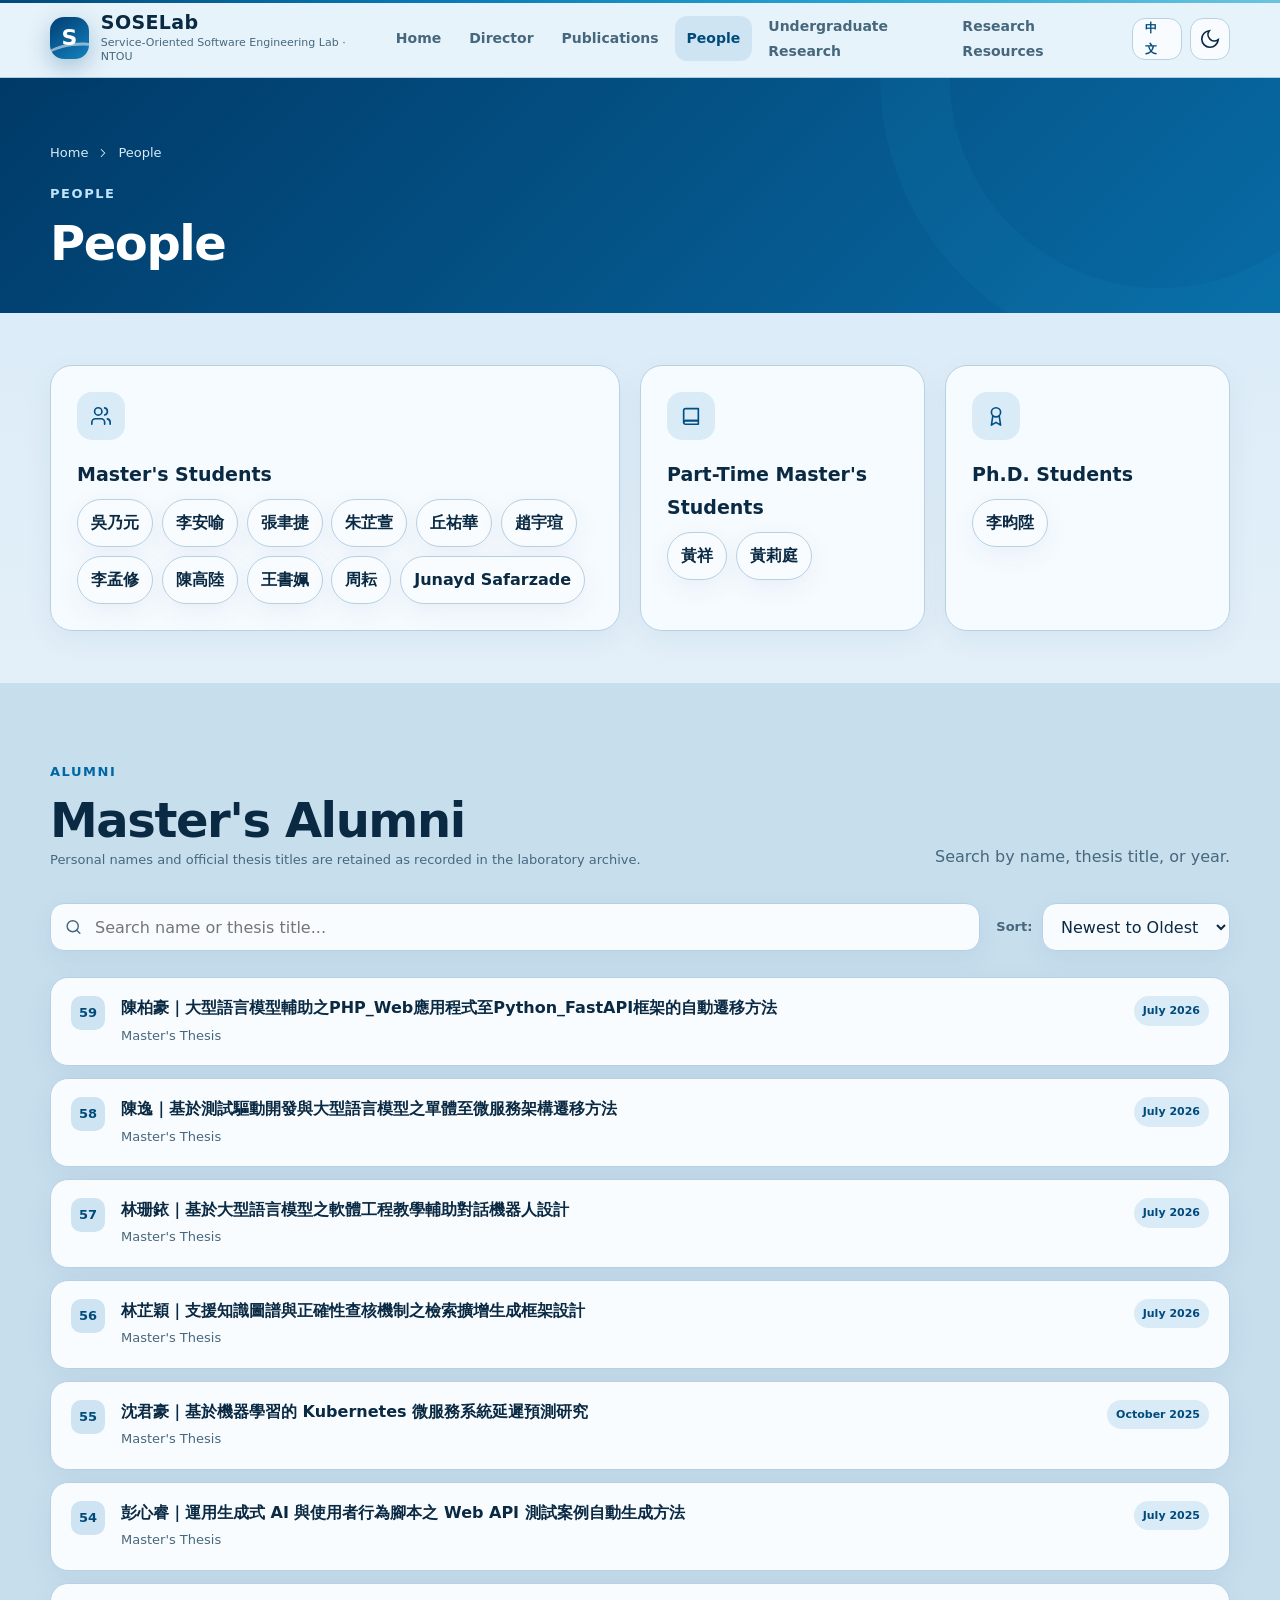
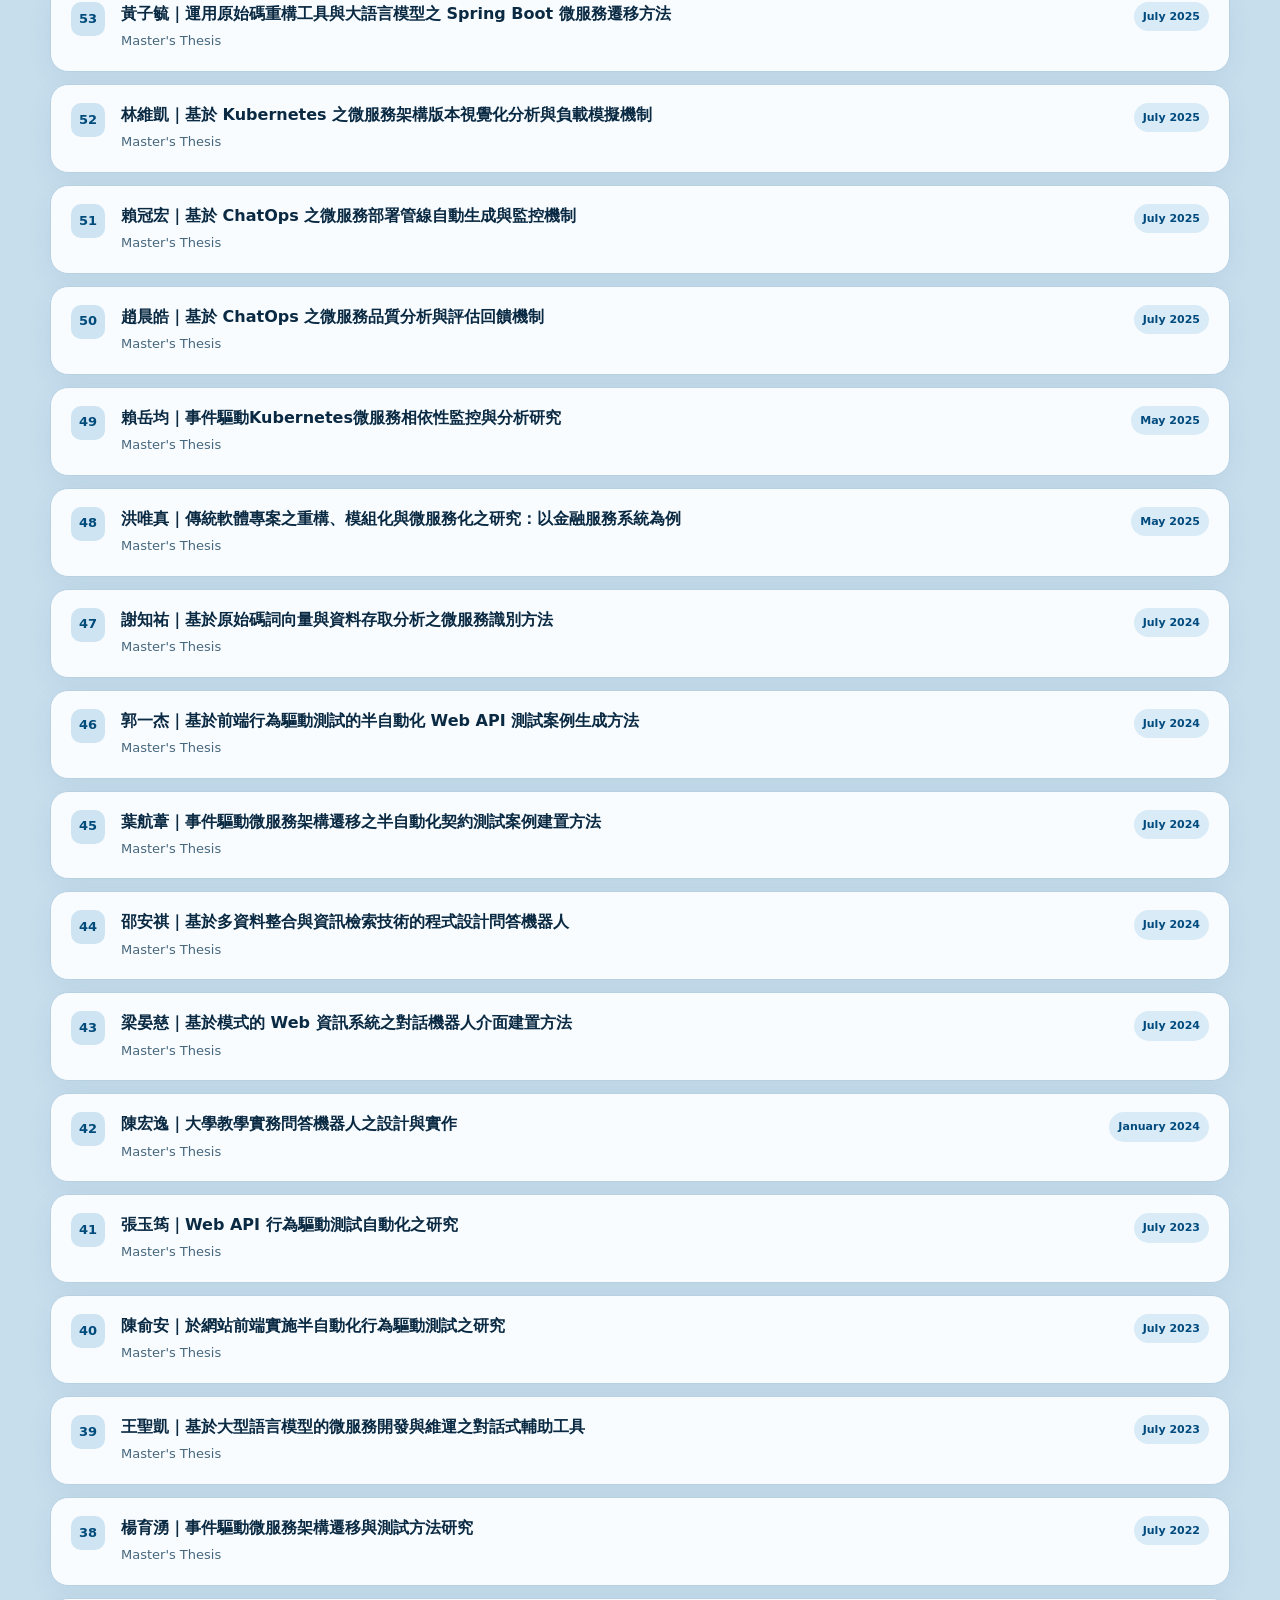
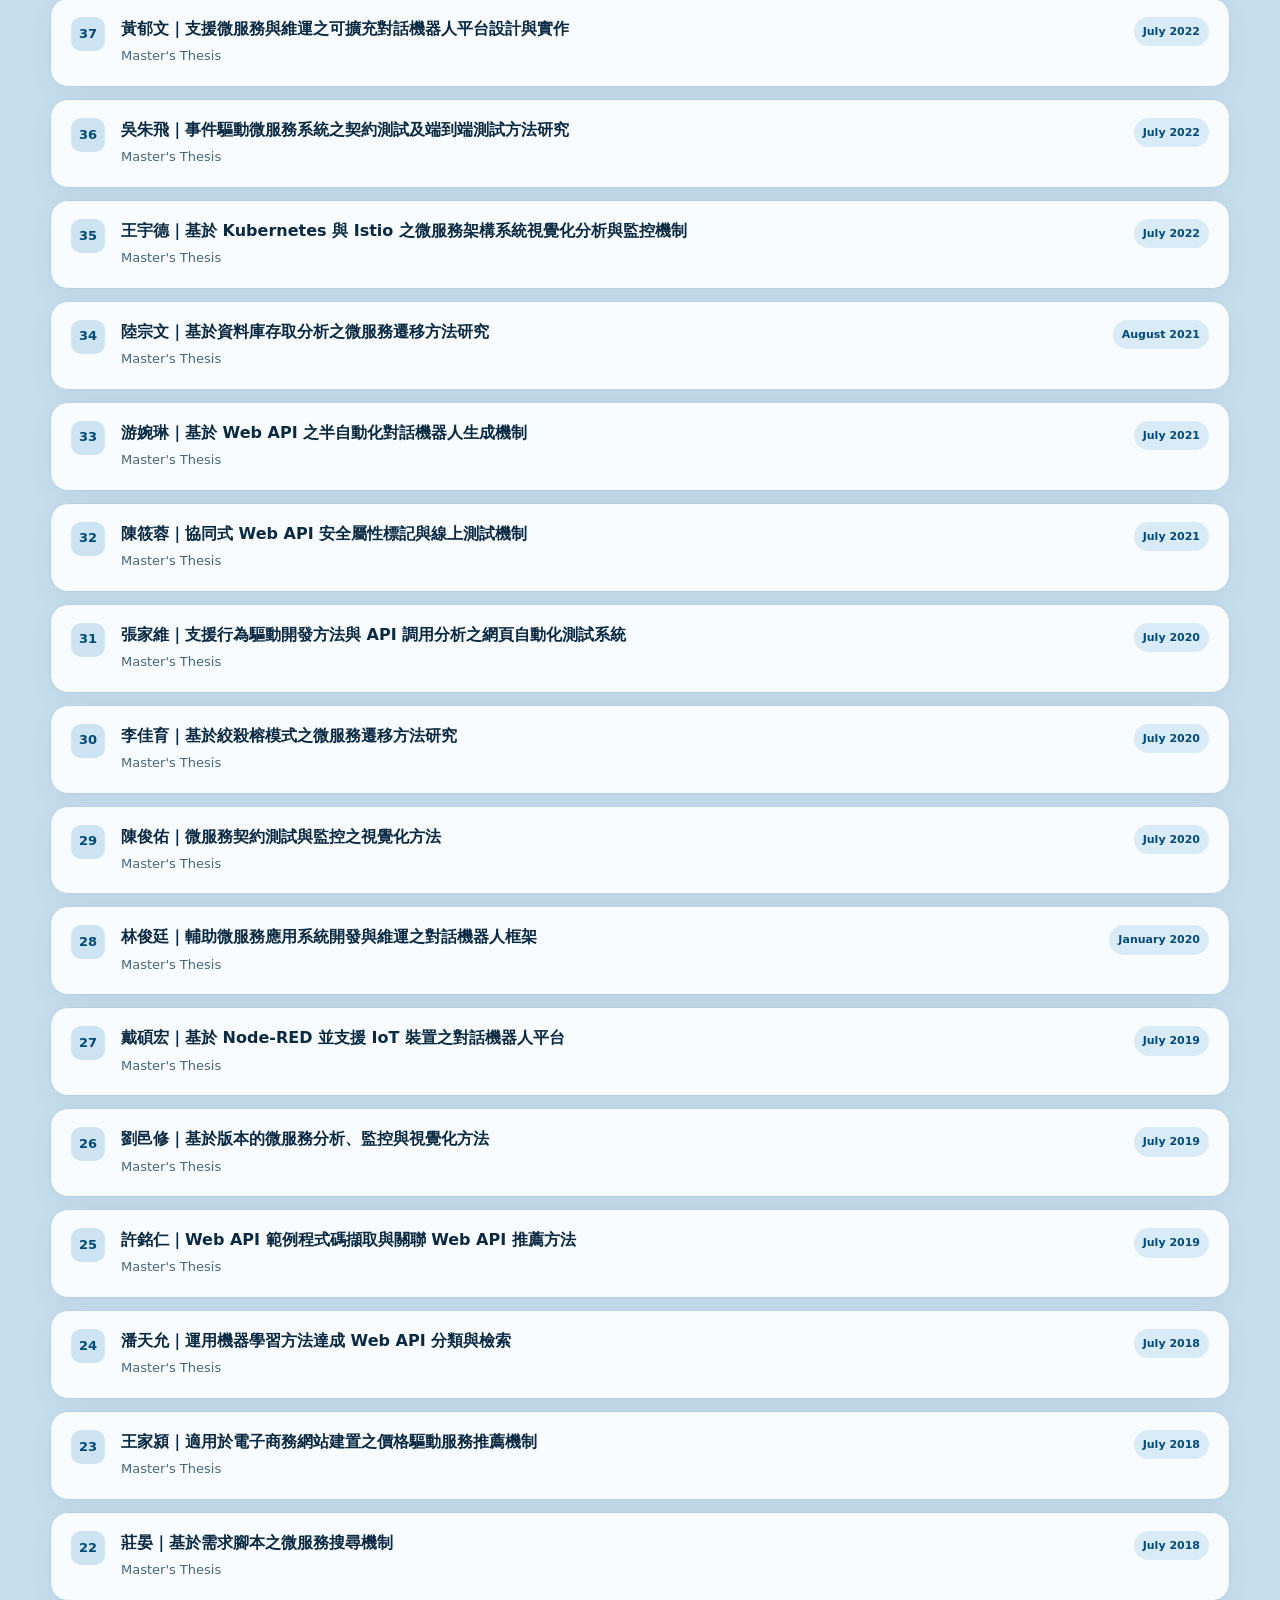
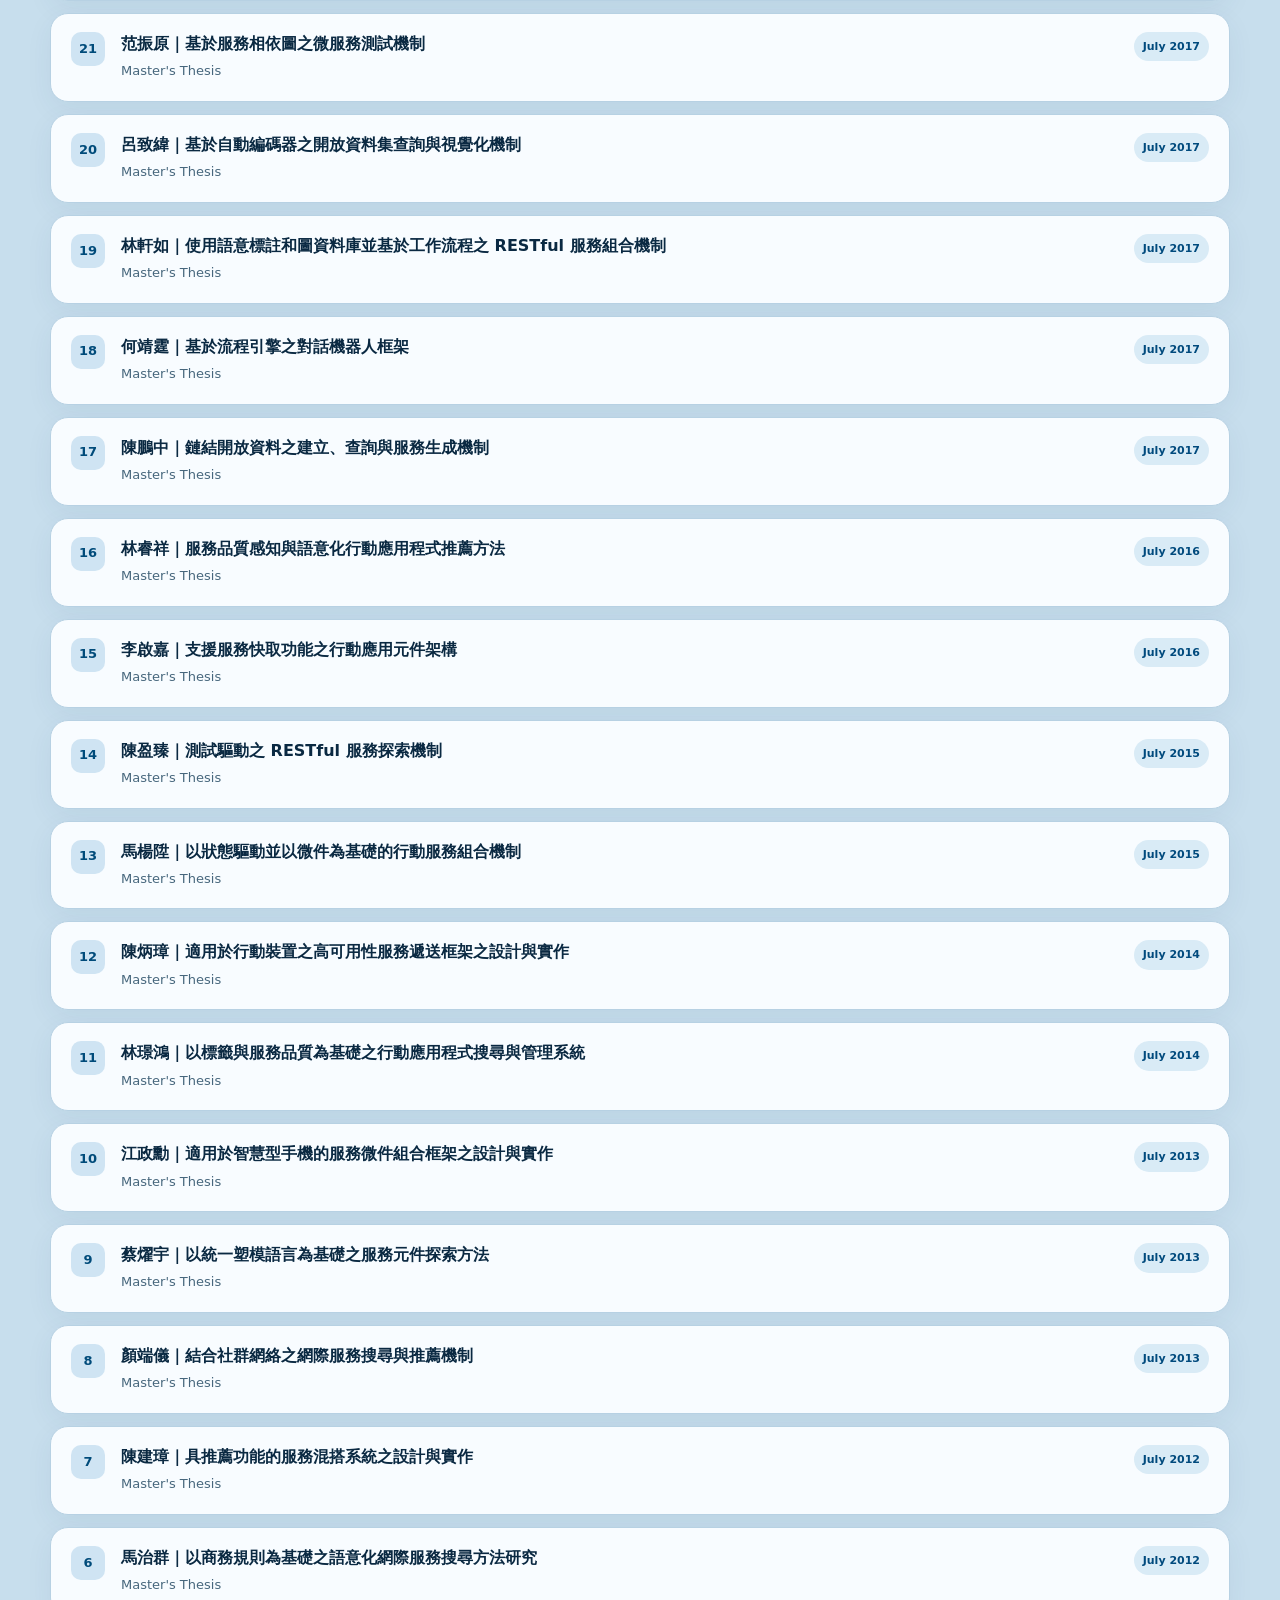
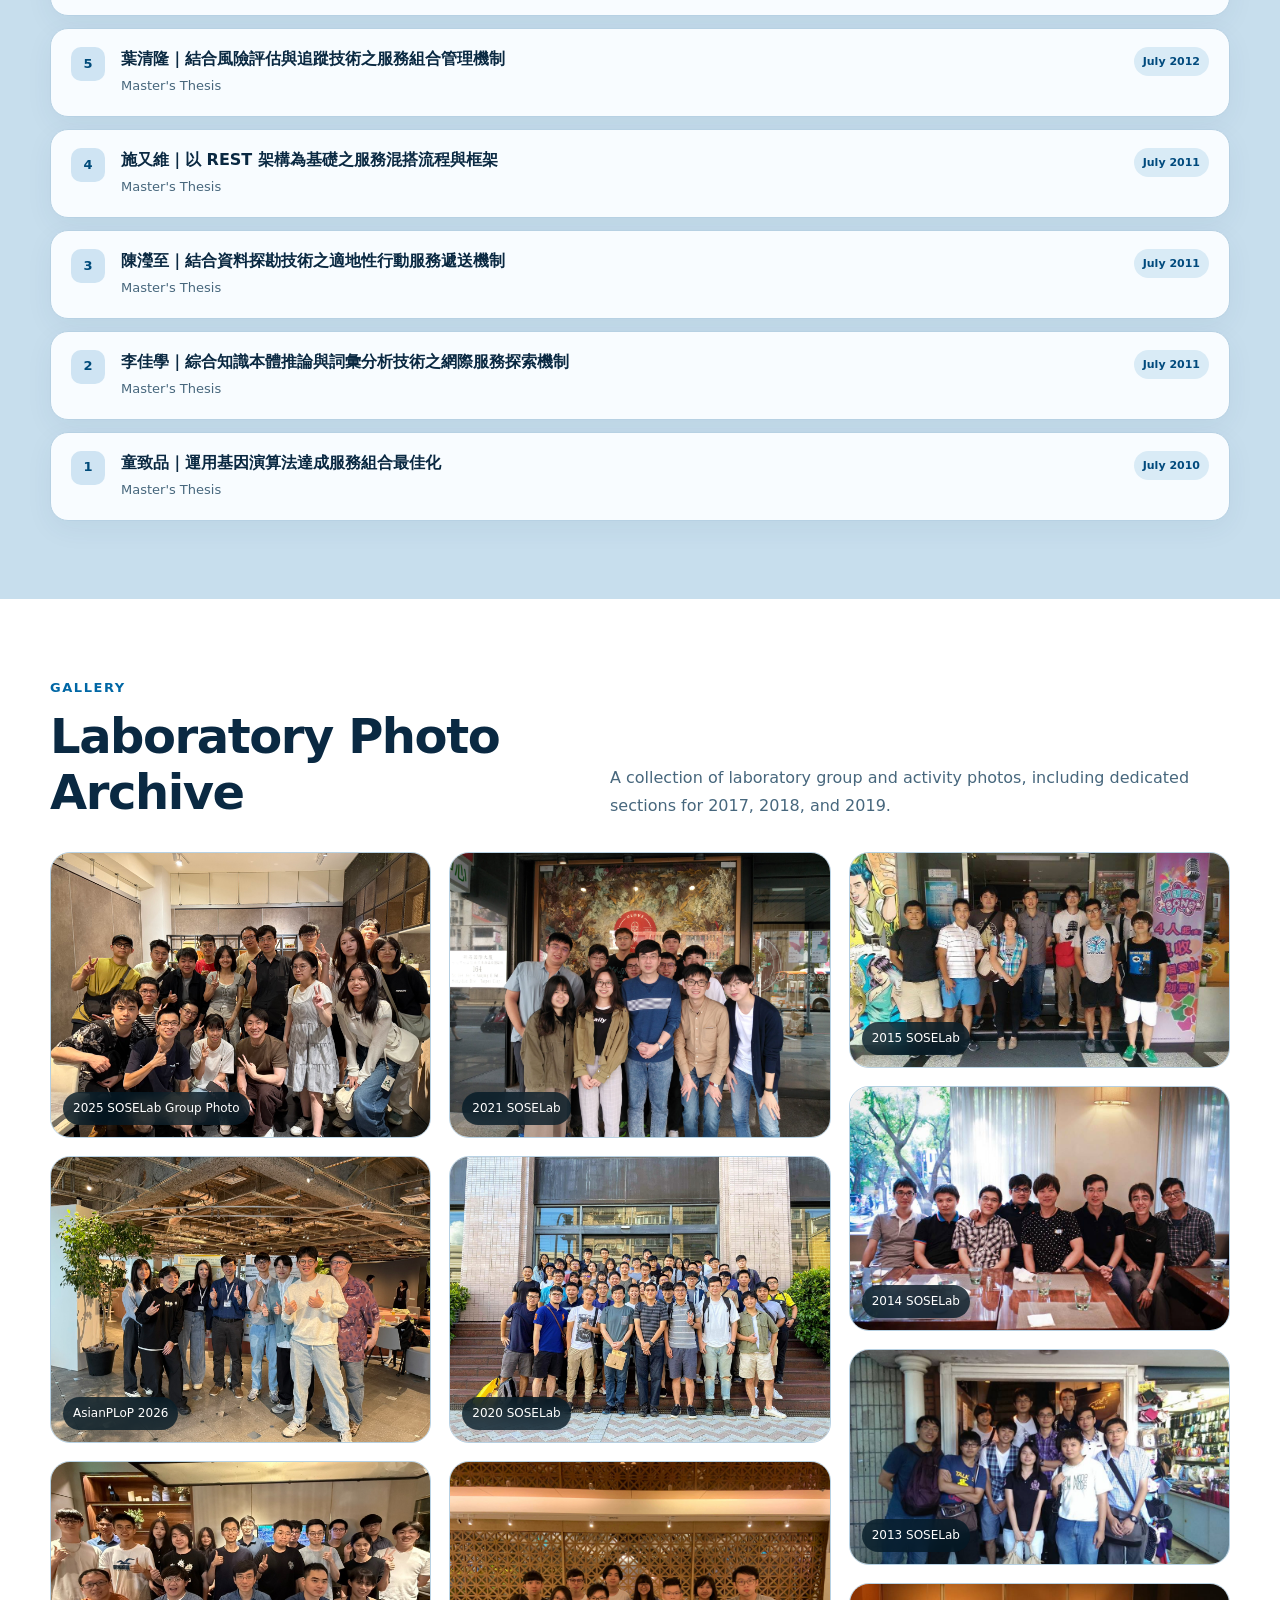
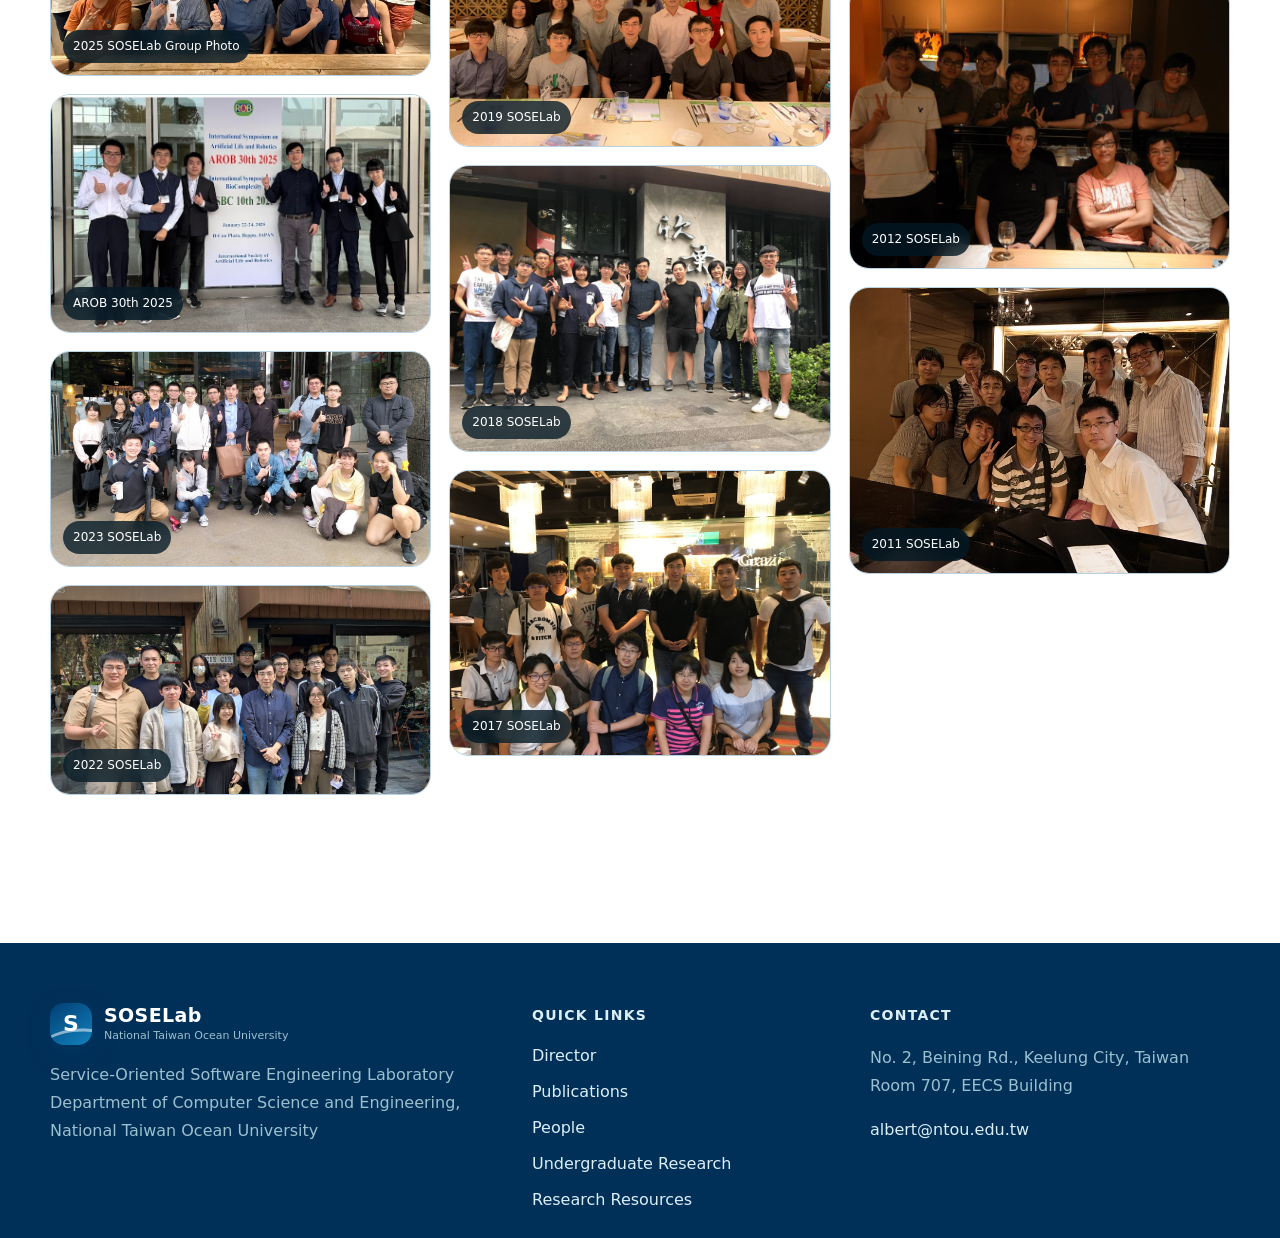
<file: en/people.html>
<!DOCTYPE html>

<html data-theme="light" lang="en">
<head>
<meta charset="utf-8"/>
<meta content="width=device-width, initial-scale=1" name="viewport"/>
<title>People | SOSELab</title>
<meta content="SOSELab current members, alumni, and laboratory photo archive." name="description"/>
<meta content="#004f7c" name="theme-color"/>
<link href="../assets/images/favicon.svg" rel="icon" type="image/svg+xml"/>
<link href="../assets/css/site.css" rel="stylesheet"/>
<link href="../people.html" hreflang="zh-Hant" rel="alternate"/>
<style>
        /* Current members: keep the regular master's group visually dominant. */
        .current-member-grid {
            display: grid;
            grid-template-columns: minmax(0, 2fr) minmax(220px, 1fr) minmax(220px, 1fr);
            gap: 1.25rem;
            align-items: stretch;
        }

        .current-member-grid .card {
            min-width: 0;
            height: 100%;
        }

        .current-member-grid .regular-master-card {
            padding-right: 1.5rem;
        }

        .current-member-grid .members-current {
            display: flex;
            flex-wrap: wrap;
            gap: .55rem;
        }

        /* Alumni toolbar: vertically center the icon, input, label and select. */
        .alumni-toolbar {
            display: grid;
            grid-template-columns: minmax(0, 1fr) auto;
            gap: 1rem;
            align-items: center;
        }

        .alumni-toolbar .search-box {
            position: relative;
            display: flex;
            align-items: center;
            width: 100%;
            min-width: 0;
            height: 48px;
            margin: 0;
        }

        .alumni-toolbar .search-box>svg {
            position: absolute;
            left: 14px;
            top: 50%;
            transform: translateY(-50%);
            margin: 0;
            pointer-events: none;
            z-index: 1;
        }

        .alumni-toolbar .search-box input[type="search"] {
            width: 100%;
            height: 48px;
            box-sizing: border-box;
            margin: 0;
            padding: 0 16px 0 44px;
            line-height: 1.2;
        }

        .alumni-toolbar .sort-control {
            display: flex;
            align-items: center;
            gap: .6rem;
            margin: 0;
            white-space: nowrap;
        }

        .alumni-toolbar .sort-control label {
            margin: 0;
            line-height: 48px;
        }

        .alumni-toolbar .filter-select {
            height: 48px;
            margin: 0;
        }

        @media (max-width: 900px) {
            .current-member-grid {
                grid-template-columns: repeat(2, minmax(0, 1fr));
            }

            .current-member-grid .regular-master-card {
                grid-column: 1 / -1;
            }
        }

        @media (max-width: 680px) {

            .current-member-grid,
            .alumni-toolbar {
                grid-template-columns: 1fr;
            }

            .current-member-grid .regular-master-card {
                grid-column: auto;
            }

            .alumni-toolbar .sort-control {
                justify-content: flex-end;
            }
        }
    </style>
</head>
<body>
<a class="skip-link" href="#main">Skip to main content</a>
<header class="site-header" id="top">
<div class="container header-inner">
<a aria-label="SOSELab Home" class="brand" href="index.html">
<span class="brand-mark"><span>S</span></span>
<span><strong>SOSELab</strong><small>Service-Oriented Software Engineering Lab · NTOU</small></span>
</a>
<nav aria-label="Main navigation" class="desktop-nav"><a class="nav-link" href="index.html">Home</a><a class="nav-link" href="director.html">Director</a><a class="nav-link" href="publications.html">Publications</a><a class="nav-link active" href="people.html">People</a><a class="nav-link" href="projects.html">Undergraduate Research</a><a class="nav-link" href="resources.html">Research Resources</a></nav>
<div class="header-actions"><a aria-label="切換至中文版" class="lang-switch" href="../people.html" lang="zh-Hant">中文</a>
<button aria-label="Toggle dark mode" class="icon-btn" data-theme-toggle=""><svg aria-hidden="true" class="icon" fill="none" height="22" stroke="currentColor" stroke-linecap="round" stroke-linejoin="round" stroke-width="1.8" viewbox="0 0 24 24" width="22">
<path d="M21 12.79A9 9 0 1 1 11.21 3 7 7 0 0 0 21 12.79Z"></path>
</svg></button>
<button aria-expanded="false" aria-label="Open menu" class="icon-btn mobile-menu-btn" data-menu-toggle=""><svg aria-hidden="true" class="icon" fill="none" height="22" stroke="currentColor" stroke-linecap="round" stroke-linejoin="round" stroke-width="1.8" viewbox="0 0 24 24" width="22">
<path d="M4 7h16M4 12h16M4 17h16"></path>
</svg></button>
</div>
</div>
<nav aria-label="Mobile navigation" class="mobile-nav" data-mobile-nav=""><a class="nav-link" href="index.html">Home</a><a class="nav-link" href="director.html">Director</a><a class="nav-link" href="publications.html">Publications</a><a class="nav-link active" href="people.html">People</a><a class="nav-link" href="projects.html">Undergraduate Research</a><a class="nav-link" href="resources.html">Research Resources</a></nav>
</header>
<main id="main">
<section class="page-hero">
<div class="container">
<div class="breadcrumbs"><a href="index.html">Home</a><svg aria-hidden="true" class="icon" fill="none" height="14" stroke="currentColor" stroke-linecap="round" stroke-linejoin="round" stroke-width="1.8" viewbox="0 0 24 24" width="14">
<path d="m9 18 6-6-6-6"></path>
</svg><span>People</span></div>
<div class="kicker">People</div>
<h1 class="page-title">People</h1>
</div>
</section>
<section class="section compact">
<div class="container">
<div class="current-member-grid">
<div class="card regular-master-card">
<div class="card-icon"><svg aria-hidden="true" class="icon" fill="none" height="22" stroke="currentColor" stroke-linecap="round" stroke-linejoin="round" stroke-width="1.8" viewbox="0 0 24 24" width="22">
<path d="M16 21v-2a4 4 0 0 0-4-4H6a4 4 0 0 0-4 4v2"></path>
<circle cx="9" cy="7" r="4"></circle>
<path d="M22 21v-2a4 4 0 0 0-3-3.87M16 3.13a4 4 0 0 1 0 7.75"></path>
</svg></div>
<h3>Master's Students</h3>
<div class="members-current">
<span class="member-chip">吳乃元</span>
<span class="member-chip">李安喻</span>
<span class="member-chip">張聿捷</span>
<span class="member-chip">朱芷萱</span>
<span class="member-chip">丘祐華</span>
<span class="member-chip">趙宇瑄</span>
<span class="member-chip">李孟修</span>
<span class="member-chip">陳高陸</span>
<span class="member-chip">王書姵</span>
<span class="member-chip">周耘</span>
<span class="member-chip">Junayd Safarzade</span>
</div>
</div>
<div class="card">
<div class="card-icon"><svg aria-hidden="true" class="icon" fill="none" height="22" stroke="currentColor" stroke-linecap="round" stroke-linejoin="round" stroke-width="1.8" viewbox="0 0 24 24" width="22">
<path d="M4 19a2 2 0 0 1 2-2h14V4H6a2 2 0 0 0-2 2v13Z"></path>
<path d="M6 17h14v4H6a2 2 0 0 1 0-4Z"></path>
</svg></div>
<h3>Part-Time Master's Students</h3>
<div class="members-current">
<span class="member-chip">黃祥</span>
<span class="member-chip">黃莉庭</span>
</div>
</div>
<div class="card">
<div class="card-icon"><svg aria-hidden="true" class="icon" fill="none" height="22" stroke="currentColor" stroke-linecap="round" stroke-linejoin="round" stroke-width="1.8" viewbox="0 0 24 24" width="22">
<circle cx="12" cy="8" r="5"></circle>
<path d="M8.5 12 7 22l5-3 5 3-1.5-10"></path>
</svg></div>
<h3>Ph.D. Students</h3>
<div class="members-current">
<span class="member-chip">李昀陞</span>
</div>
</div>
</div>
</div>
</section>
<section class="section section-alt">
<div class="container">
<div class="section-head">
<div>
<div class="kicker">Alumni</div>
<h2>Master's Alumni</h2><p class="bilingual-note">Personal names and official thesis titles are retained as recorded in the laboratory archive.</p>
</div>
<p>Search by name, thesis title, or year.</p>
</div>
<div class="toolbar alumni-toolbar">
<div class="search-box"><svg aria-hidden="true" class="icon" fill="none" height="19" stroke="currentColor" stroke-linecap="round" stroke-linejoin="round" stroke-width="1.8" viewbox="0 0 24 24" width="19">
<circle cx="11" cy="11" r="7"></circle>
<path d="m20 20-4-4"></path>
</svg><input data-search="" placeholder="Search name or thesis title..." type="search"/></div>
<div class="sort-control"><label for="alumni-records-sort">Sort:</label><select class="filter-select" data-sort-control="" data-sort-target="#alumni-records" id="alumni-records-sort">
<option value="asc">Oldest to Newest</option>
<option selected="selected" value="desc">Newest to Oldest</option>
</select></div>
</div>
<div class="list-stack" data-sort-container="" id="alumni-records">
<article class="list-item" data-category="graduate" data-order="1" data-search-item="" data-sort-item=""><span class="list-index">1</span>
<div>
<h3>童致品｜運用基因演算法達成服務組合最佳化</h3>
<div class="list-meta">Master's Thesis</div>
</div><span class="pill">July 2010</span>
</article>
<article class="list-item" data-category="graduate" data-order="2" data-search-item="" data-sort-item=""><span class="list-index">2</span>
<div>
<h3>李佳學｜綜合知識本體推論與詞彙分析技術之網際服務探索機制</h3>
<div class="list-meta">Master's Thesis</div>
</div><span class="pill">July 2011</span>
</article>
<article class="list-item" data-category="graduate" data-order="3" data-search-item="" data-sort-item=""><span class="list-index">3</span>
<div>
<h3>陳瀅至｜結合資料探勘技術之適地性行動服務遞送機制</h3>
<div class="list-meta">Master's Thesis</div>
</div><span class="pill">July 2011</span>
</article>
<article class="list-item" data-category="graduate" data-order="4" data-search-item="" data-sort-item=""><span class="list-index">4</span>
<div>
<h3>施又維｜以 REST 架構為基礎之服務混搭流程與框架</h3>
<div class="list-meta">Master's Thesis</div>
</div><span class="pill">July 2011</span>
</article>
<article class="list-item" data-category="graduate" data-order="7" data-search-item="" data-sort-item=""><span class="list-index">7</span>
<div>
<h3>陳建璋｜具推薦功能的服務混搭系統之設計與實作</h3>
<div class="list-meta">Master's Thesis</div>
</div><span class="pill">July 2012</span>
</article>
<article class="list-item" data-category="graduate" data-order="6" data-search-item="" data-sort-item=""><span class="list-index">6</span>
<div>
<h3>馬治群｜以商務規則為基礎之語意化網際服務搜尋方法研究</h3>
<div class="list-meta">Master's Thesis</div>
</div><span class="pill">July 2012</span>
</article>
<article class="list-item" data-category="graduate" data-order="5" data-search-item="" data-sort-item=""><span class="list-index">5</span>
<div>
<h3>葉清隆｜結合風險評估與追蹤技術之服務組合管理機制</h3>
<div class="list-meta">Master's Thesis</div>
</div><span class="pill">July 2012</span>
</article>
<article class="list-item" data-category="graduate" data-order="10" data-search-item="" data-sort-item=""><span class="list-index">10</span>
<div>
<h3>江政勳｜適用於智慧型手機的服務微件組合框架之設計與實作</h3>
<div class="list-meta">Master's Thesis</div>
</div><span class="pill">July 2013</span>
</article>
<article class="list-item" data-category="graduate" data-order="9" data-search-item="" data-sort-item=""><span class="list-index">9</span>
<div>
<h3>蔡燿宇｜以統一塑模語言為基礎之服務元件探索方法</h3>
<div class="list-meta">Master's Thesis</div>
</div><span class="pill">July 2013</span>
</article>
<article class="list-item" data-category="graduate" data-order="8" data-search-item="" data-sort-item=""><span class="list-index">8</span>
<div>
<h3>顏端儀｜結合社群網絡之網際服務搜尋與推薦機制</h3>
<div class="list-meta">Master's Thesis</div>
</div><span class="pill">July 2013</span>
</article>
<article class="list-item" data-category="graduate" data-order="11" data-search-item="" data-sort-item=""><span class="list-index">11</span>
<div>
<h3>林璟鴻｜以標籤與服務品質為基礎之行動應用程式搜尋與管理系統</h3>
<div class="list-meta">Master's Thesis</div>
</div><span class="pill">July 2014</span>
</article>
<article class="list-item" data-category="graduate" data-order="12" data-search-item="" data-sort-item=""><span class="list-index">12</span>
<div>
<h3>陳炳璋｜適用於行動裝置之高可用性服務遞送框架之設計與實作</h3>
<div class="list-meta">Master's Thesis</div>
</div><span class="pill">July 2014</span>
</article>
<article class="list-item" data-category="graduate" data-order="14" data-search-item="" data-sort-item=""><span class="list-index">14</span>
<div>
<h3>陳盈臻｜測試驅動之 RESTful 服務探索機制</h3>
<div class="list-meta">Master's Thesis</div>
</div><span class="pill">July 2015</span>
</article>
<article class="list-item" data-category="graduate" data-order="13" data-search-item="" data-sort-item=""><span class="list-index">13</span>
<div>
<h3>馬楊陞｜以狀態驅動並以微件為基礎的行動服務組合機制</h3>
<div class="list-meta">Master's Thesis</div>
</div><span class="pill">July 2015</span>
</article>
<article class="list-item" data-category="graduate" data-order="16" data-search-item="" data-sort-item=""><span class="list-index">16</span>
<div>
<h3>林睿祥｜服務品質感知與語意化行動應用程式推薦方法</h3>
<div class="list-meta">Master's Thesis</div>
</div><span class="pill">July 2016</span>
</article>
<article class="list-item" data-category="graduate" data-order="15" data-search-item="" data-sort-item=""><span class="list-index">15</span>
<div>
<h3>李啟嘉｜支援服務快取功能之行動應用元件架構</h3>
<div class="list-meta">Master's Thesis</div>
</div><span class="pill">July 2016</span>
</article>
<article class="list-item" data-category="graduate" data-order="20" data-search-item="" data-sort-item=""><span class="list-index">20</span>
<div>
<h3>呂致緯｜基於自動編碼器之開放資料集查詢與視覺化機制</h3>
<div class="list-meta">Master's Thesis</div>
</div><span class="pill">July 2017</span>
</article>
<article class="list-item" data-category="graduate" data-order="21" data-search-item="" data-sort-item=""><span class="list-index">21</span>
<div>
<h3>范振原｜基於服務相依圖之微服務測試機制</h3>
<div class="list-meta">Master's Thesis</div>
</div><span class="pill">July 2017</span>
</article>
<article class="list-item" data-category="graduate" data-order="17" data-search-item="" data-sort-item=""><span class="list-index">17</span>
<div>
<h3>陳鵬中｜鏈結開放資料之建立、查詢與服務生成機制</h3>
<div class="list-meta">Master's Thesis</div>
</div><span class="pill">July 2017</span>
</article>
<article class="list-item" data-category="graduate" data-order="18" data-search-item="" data-sort-item=""><span class="list-index">18</span>
<div>
<h3>何靖霆｜基於流程引擎之對話機器人框架</h3>
<div class="list-meta">Master's Thesis</div>
</div><span class="pill">July 2017</span>
</article>
<article class="list-item" data-category="graduate" data-order="19" data-search-item="" data-sort-item=""><span class="list-index">19</span>
<div>
<h3>林軒如｜使用語意標註和圖資料庫並基於工作流程之 RESTful 服務組合機制</h3>
<div class="list-meta">Master's Thesis</div>
</div><span class="pill">July 2017</span>
</article>
<article class="list-item" data-category="graduate" data-order="24" data-search-item="" data-sort-item=""><span class="list-index">24</span>
<div>
<h3>潘天允｜運用機器學習方法達成 Web API 分類與檢索</h3>
<div class="list-meta">Master's Thesis</div>
</div><span class="pill">July 2018</span>
</article>
<article class="list-item" data-category="graduate" data-order="23" data-search-item="" data-sort-item=""><span class="list-index">23</span>
<div>
<h3>王家潁｜適用於電子商務網站建置之價格驅動服務推薦機制</h3>
<div class="list-meta">Master's Thesis</div>
</div><span class="pill">July 2018</span>
</article>
<article class="list-item" data-category="graduate" data-order="22" data-search-item="" data-sort-item=""><span class="list-index">22</span>
<div>
<h3>莊晏｜基於需求腳本之微服務搜尋機制</h3>
<div class="list-meta">Master's Thesis</div>
</div><span class="pill">July 2018</span>
</article>
<article class="list-item" data-category="graduate" data-order="26" data-search-item="" data-sort-item=""><span class="list-index">26</span>
<div>
<h3>劉邑修｜基於版本的微服務分析、監控與視覺化方法</h3>
<div class="list-meta">Master's Thesis</div>
</div><span class="pill">July 2019</span>
</article>
<article class="list-item" data-category="graduate" data-order="25" data-search-item="" data-sort-item=""><span class="list-index">25</span>
<div>
<h3>許銘仁｜Web API 範例程式碼擷取與關聯 Web API 推薦方法</h3>
<div class="list-meta">Master's Thesis</div>
</div><span class="pill">July 2019</span>
</article>
<article class="list-item" data-category="graduate" data-order="27" data-search-item="" data-sort-item=""><span class="list-index">27</span>
<div>
<h3>戴碩宏｜基於 Node-RED 並支援 IoT 裝置之對話機器人平台</h3>
<div class="list-meta">Master's Thesis</div>
</div><span class="pill">July 2019</span>
</article>
<article class="list-item" data-category="graduate" data-order="28" data-search-item="" data-sort-item=""><span class="list-index">28</span>
<div>
<h3>林俊廷｜輔助微服務應用系統開發與維運之對話機器人框架</h3>
<div class="list-meta">Master's Thesis</div>
</div><span class="pill">January 2020</span>
</article>
<article class="list-item" data-category="graduate" data-order="31" data-search-item="" data-sort-item=""><span class="list-index">31</span>
<div>
<h3>張家維｜支援行為驅動開發方法與 API 調用分析之網頁自動化測試系統</h3>
<div class="list-meta">Master's Thesis</div>
</div><span class="pill">July 2020</span>
</article>
<article class="list-item" data-category="graduate" data-order="29" data-search-item="" data-sort-item=""><span class="list-index">29</span>
<div>
<h3>陳俊佑｜微服務契約測試與監控之視覺化方法</h3>
<div class="list-meta">Master's Thesis</div>
</div><span class="pill">July 2020</span>
</article>
<article class="list-item" data-category="graduate" data-order="30" data-search-item="" data-sort-item=""><span class="list-index">30</span>
<div>
<h3>李佳育｜基於絞殺榕模式之微服務遷移方法研究</h3>
<div class="list-meta">Master's Thesis</div>
</div><span class="pill">July 2020</span>
</article>
<article class="list-item" data-category="graduate" data-order="33" data-search-item="" data-sort-item=""><span class="list-index">33</span>
<div>
<h3>游婉琳｜基於 Web API 之半自動化對話機器人生成機制</h3>
<div class="list-meta">Master's Thesis</div>
</div><span class="pill">July 2021</span>
</article>
<article class="list-item" data-category="graduate" data-order="32" data-search-item="" data-sort-item=""><span class="list-index">32</span>
<div>
<h3>陳筱蓉｜協同式 Web API 安全屬性標記與線上測試機制</h3>
<div class="list-meta">Master's Thesis</div>
</div><span class="pill">July 2021</span>
</article>
<article class="list-item" data-category="graduate" data-order="34" data-search-item="" data-sort-item=""><span class="list-index">34</span>
<div>
<h3>陸宗文｜基於資料庫存取分析之微服務遷移方法研究</h3>
<div class="list-meta">Master's Thesis</div>
</div><span class="pill">August 2021</span>
</article>
<article class="list-item" data-category="graduate" data-order="38" data-search-item="" data-sort-item=""><span class="list-index">38</span>
<div>
<h3>楊育湧｜事件驅動微服務架構遷移與測試方法研究</h3>
<div class="list-meta">Master's Thesis</div>
</div><span class="pill">July 2022</span>
</article>
<article class="list-item" data-category="graduate" data-order="37" data-search-item="" data-sort-item=""><span class="list-index">37</span>
<div>
<h3>黃郁文｜支援微服務與維運之可擴充對話機器人平台設計與實作</h3>
<div class="list-meta">Master's Thesis</div>
</div><span class="pill">July 2022</span>
</article>
<article class="list-item" data-category="graduate" data-order="36" data-search-item="" data-sort-item=""><span class="list-index">36</span>
<div>
<h3>吳朱飛｜事件驅動微服務系統之契約測試及端到端測試方法研究</h3>
<div class="list-meta">Master's Thesis</div>
</div><span class="pill">July 2022</span>
</article>
<article class="list-item" data-category="graduate" data-order="35" data-search-item="" data-sort-item=""><span class="list-index">35</span>
<div>
<h3>王宇德｜基於 Kubernetes 與 Istio 之微服務架構系統視覺化分析與監控機制</h3>
<div class="list-meta">Master's Thesis</div>
</div><span class="pill">July 2022</span>
</article>
<article class="list-item" data-category="graduate" data-order="41" data-search-item="" data-sort-item=""><span class="list-index">41</span>
<div>
<h3>張玉筠｜Web API 行為驅動測試自動化之研究</h3>
<div class="list-meta">Master's Thesis</div>
</div><span class="pill">July 2023</span>
</article>
<article class="list-item" data-category="graduate" data-order="40" data-search-item="" data-sort-item=""><span class="list-index">40</span>
<div>
<h3>陳俞安｜於網站前端實施半自動化行為驅動測試之研究</h3>
<div class="list-meta">Master's Thesis</div>
</div><span class="pill">July 2023</span>
</article>
<article class="list-item" data-category="graduate" data-order="39" data-search-item="" data-sort-item=""><span class="list-index">39</span>
<div>
<h3>王聖凱｜基於大型語言模型的微服務開發與維運之對話式輔助工具</h3>
<div class="list-meta">Master's Thesis</div>
</div><span class="pill">July 2023</span>
</article>
<article class="list-item" data-category="graduate" data-order="42" data-search-item="" data-sort-item=""><span class="list-index">42</span>
<div>
<h3>陳宏逸｜大學教學實務問答機器人之設計與實作</h3>
<div class="list-meta">Master's Thesis</div>
</div><span class="pill">January 2024</span>
</article>
<article class="list-item" data-category="graduate" data-order="47" data-search-item="" data-sort-item=""><span class="list-index">47</span>
<div>
<h3>謝知祐｜基於原始碼詞向量與資料存取分析之微服務識別方法</h3>
<div class="list-meta">Master's Thesis</div>
</div><span class="pill">July 2024</span>
</article>
<article class="list-item" data-category="graduate" data-order="46" data-search-item="" data-sort-item=""><span class="list-index">46</span>
<div>
<h3>郭一杰｜基於前端行為驅動測試的半自動化 Web API 測試案例生成方法</h3>
<div class="list-meta">Master's Thesis</div>
</div><span class="pill">July 2024</span>
</article>
<article class="list-item" data-category="graduate" data-order="45" data-search-item="" data-sort-item=""><span class="list-index">45</span>
<div>
<h3>葉航葦｜事件驅動微服務架構遷移之半自動化契約測試案例建置方法</h3>
<div class="list-meta">Master's Thesis</div>
</div><span class="pill">July 2024</span>
</article>
<article class="list-item" data-category="graduate" data-order="44" data-search-item="" data-sort-item=""><span class="list-index">44</span>
<div>
<h3>邵安祺｜基於多資料整合與資訊檢索技術的程式設計問答機器人</h3>
<div class="list-meta">Master's Thesis</div>
</div><span class="pill">July 2024</span>
</article>
<article class="list-item" data-category="graduate" data-order="43" data-search-item="" data-sort-item=""><span class="list-index">43</span>
<div>
<h3>梁晏慈｜基於模式的 Web 資訊系統之對話機器人介面建置方法</h3>
<div class="list-meta">Master's Thesis</div>
</div><span class="pill">July 2024</span>
</article>
<article class="list-item" data-category="graduate" data-order="48" data-search-item="" data-sort-item=""><span class="list-index">48</span>
<div>
<h3>洪唯真｜傳統軟體專案之重構、模組化與微服務化之研究：以金融服務系統為例</h3>
<div class="list-meta">Master's Thesis</div>
</div><span class="pill">May 2025</span>
</article>
<article class="list-item" data-category="graduate" data-order="49" data-search-item="" data-sort-item=""><span class="list-index">49</span>
<div>
<h3>賴岳均｜事件驅動Kubernetes微服務相依性監控與分析研究</h3>
<div class="list-meta">Master's Thesis</div>
</div><span class="pill">May 2025</span>
</article>
<article class="list-item" data-category="graduate" data-order="54" data-search-item="" data-sort-item=""><span class="list-index">54</span>
<div>
<h3>彭心睿｜運用生成式 AI 與使用者行為腳本之 Web API 測試案例自動生成方法</h3>
<div class="list-meta">Master's Thesis</div>
</div><span class="pill">July 2025</span>
</article>
<article class="list-item" data-category="graduate" data-order="53" data-search-item="" data-sort-item=""><span class="list-index">53</span>
<div>
<h3>黃子毓｜運用原始碼重構工具與大語言模型之 Spring Boot 微服務遷移方法</h3>
<div class="list-meta">Master's Thesis</div>
</div><span class="pill">July 2025</span>
</article>
<article class="list-item" data-category="graduate" data-order="52" data-search-item="" data-sort-item=""><span class="list-index">52</span>
<div>
<h3>林維凱｜基於 Kubernetes 之微服務架構版本視覺化分析與負載模擬機制</h3>
<div class="list-meta">Master's Thesis</div>
</div><span class="pill">July 2025</span>
</article>
<article class="list-item" data-category="graduate" data-order="51" data-search-item="" data-sort-item=""><span class="list-index">51</span>
<div>
<h3>賴冠宏｜基於 ChatOps 之微服務部署管線自動生成與監控機制</h3>
<div class="list-meta">Master's Thesis</div>
</div><span class="pill">July 2025</span>
</article>
<article class="list-item" data-category="graduate" data-order="50" data-search-item="" data-sort-item=""><span class="list-index">50</span>
<div>
<h3>趙晨皓｜基於 ChatOps 之微服務品質分析與評估回饋機制</h3>
<div class="list-meta">Master's Thesis</div>
</div><span class="pill">July 2025</span>
</article>
<article class="list-item" data-category="graduate" data-order="55" data-search-item="" data-sort-item=""><span class="list-index">55</span>
<div>
<h3>沈君豪｜基於機器學習的 Kubernetes 微服務系統延遲預測研究</h3>
<div class="list-meta">Master's Thesis</div>
</div><span class="pill">October 2025</span>
</article>
<article class="list-item" data-category="graduate" data-order="59" data-search-item="" data-sort-item=""><span class="list-index">59</span>
<div>
<h3>陳柏豪｜大型語言模型輔助之PHP_Web應用程式至Python_FastAPI框架的自動遷移方法</h3>
<div class="list-meta">Master's Thesis</div>
</div><span class="pill">July 2026</span>
</article>
<article class="list-item" data-category="graduate" data-order="58" data-search-item="" data-sort-item=""><span class="list-index">58</span>
<div>
<h3>陳逸｜基於測試驅動開發與大型語言模型之單體至微服務架構遷移方法</h3>
<div class="list-meta">Master's Thesis</div>
</div><span class="pill">July 2026</span>
</article>
<article class="list-item" data-category="graduate" data-order="57" data-search-item="" data-sort-item=""><span class="list-index">57</span>
<div>
<h3>林珊銥｜基於大型語言模型之軟體工程教學輔助對話機器人設計</h3>
<div class="list-meta">Master's Thesis</div>
</div><span class="pill">July 2026</span>
</article>
<article class="list-item" data-category="graduate" data-order="56" data-search-item="" data-sort-item=""><span class="list-index">56</span>
<div>
<h3>林芷穎｜支援知識圖譜與正確性查核機制之檢索擴增生成框架設計</h3>
<div class="list-meta">Master's Thesis</div>
</div><span class="pill">July 2026</span>
</article>
</div>
<div class="empty-state" data-empty="">No matching members found.</div>
</div>
</section>
<section class="section">
<div class="container">
<div class="section-head">
<div>
<div class="kicker">Gallery</div>
<h2>Laboratory Photo Archive</h2>
</div>
<p>A collection of laboratory group and activity photos, including dedicated sections for 2017, 2018, and 2019.</p>
</div>
<div class="gallery">
<figure><img alt="SOSELab 2026 實驗室group photo" loading="lazy" src="../assets/images/soselab-2026.jpg"/>
<figcaption>2025 SOSELab Group Photo</figcaption>
</figure>
<figure><img alt="SOSELab 參與 AsianPLoP 2026 研討會group photo" loading="lazy" src="../assets/images/soselab-2026-asianplop.jpg"/>
<figcaption>AsianPLoP 2026</figcaption>
</figure>
<figure><img alt="SOSELab 2025 實驗室group photo" loading="lazy" src="../assets/images/soselab-2025.jpg"/>
<figcaption>2025 SOSELab Group Photo</figcaption>
</figure>
<figure><img alt="SOSELab 參與 AROB 30th 2025 研討會group photo" loading="lazy" src="../assets/images/soselab-2025-arob.jpeg"/>
<figcaption>AROB 30th 2025</figcaption>
</figure>
<figure><img alt="SOSELab 2023 group photo" loading="lazy" src="../assets/images/soselab-2023.png"/>
<figcaption>2023 SOSELab</figcaption>
</figure>
<figure><img alt="SOSELab 2022 group photo" loading="lazy" src="../assets/images/soselab-2022.jpg"/>
<figcaption>2022 SOSELab</figcaption>
</figure>
<figure><img alt="SOSELab 2021 group photo" loading="lazy" src="../assets/images/soselab-2021.jpg"/>
<figcaption>2021 SOSELab</figcaption>
</figure>
<figure><img alt="SOSELab 2020 group photo" loading="lazy" src="../assets/images/soselab-2020.jpg"/>
<figcaption>2020 SOSELab</figcaption>
</figure>
<figure><img alt="SOSELab 2019 group photo" loading="lazy" src="../assets/images/soselab-2019.jpg"/>
<figcaption>2019 SOSELab</figcaption>
</figure>
<figure><img alt="SOSELab 2018 group photo" loading="lazy" src="../assets/images/soselab-2018.jpg"/>
<figcaption>2018 SOSELab</figcaption>
</figure>
<figure><img alt="SOSELab 2017 group photo" loading="lazy" src="../assets/images/soselab-2017.jpg"/>
<figcaption>2017 SOSELab</figcaption>
</figure>
<figure><img alt="SOSELab 2015 group photo" loading="lazy" src="../assets/images/soselab-2015.jpg"/>
<figcaption>2015 SOSELab</figcaption>
</figure>
<figure><img alt="SOSELab 2014 group photo" loading="lazy" src="../assets/images/soselab-2014.jpg"/>
<figcaption>2014 SOSELab</figcaption>
</figure>
<figure><img alt="SOSELab 2013 group photo" loading="lazy" src="../assets/images/soselab-2013.jpg"/>
<figcaption>2013 SOSELab</figcaption>
</figure>
<figure><img alt="SOSELab 2012 group photo" loading="lazy" src="../assets/images/soselab-2012.jpg"/>
<figcaption>2012 SOSELab</figcaption>
</figure>
<figure><img alt="SOSELab 2011 group photo" loading="lazy" src="../assets/images/soselab-2011.jpg"/>
<figcaption>2011 SOSELab</figcaption>
</figure>
</div>
</div>
</section>
</main>
<footer class="site-footer">
<div class="container footer-grid">
<div><a class="brand footer-brand" href="index.html"><span class="brand-mark"><span>S</span></span><span><strong>SOSELab</strong><small>National Taiwan
                            Ocean University</small></span></a>
<p>Service-Oriented Software Engineering Laboratory<br/>Department of Computer Science and Engineering, National Taiwan Ocean University</p>
</div>
<div>
<h3>Quick Links</h3>
<div class="footer-links"><a href="director.html">Director</a><a href="publications.html">Publications</a><a href="people.html">People</a><a href="projects.html">Undergraduate Research</a><a href="resources.html">Research Resources</a>
</div>
</div>
<div>
<h3>Contact</h3>
<p>No. 2, Beining Rd., Keelung City, Taiwan<br/>Room 707, EECS Building</p><a href="mailto:albert@ntou.edu.tw">albert@ntou.edu.tw</a>
</div>
</div>
</footer>
<script src="../assets/js/site.js"></script>
</body>
</html>
</file>
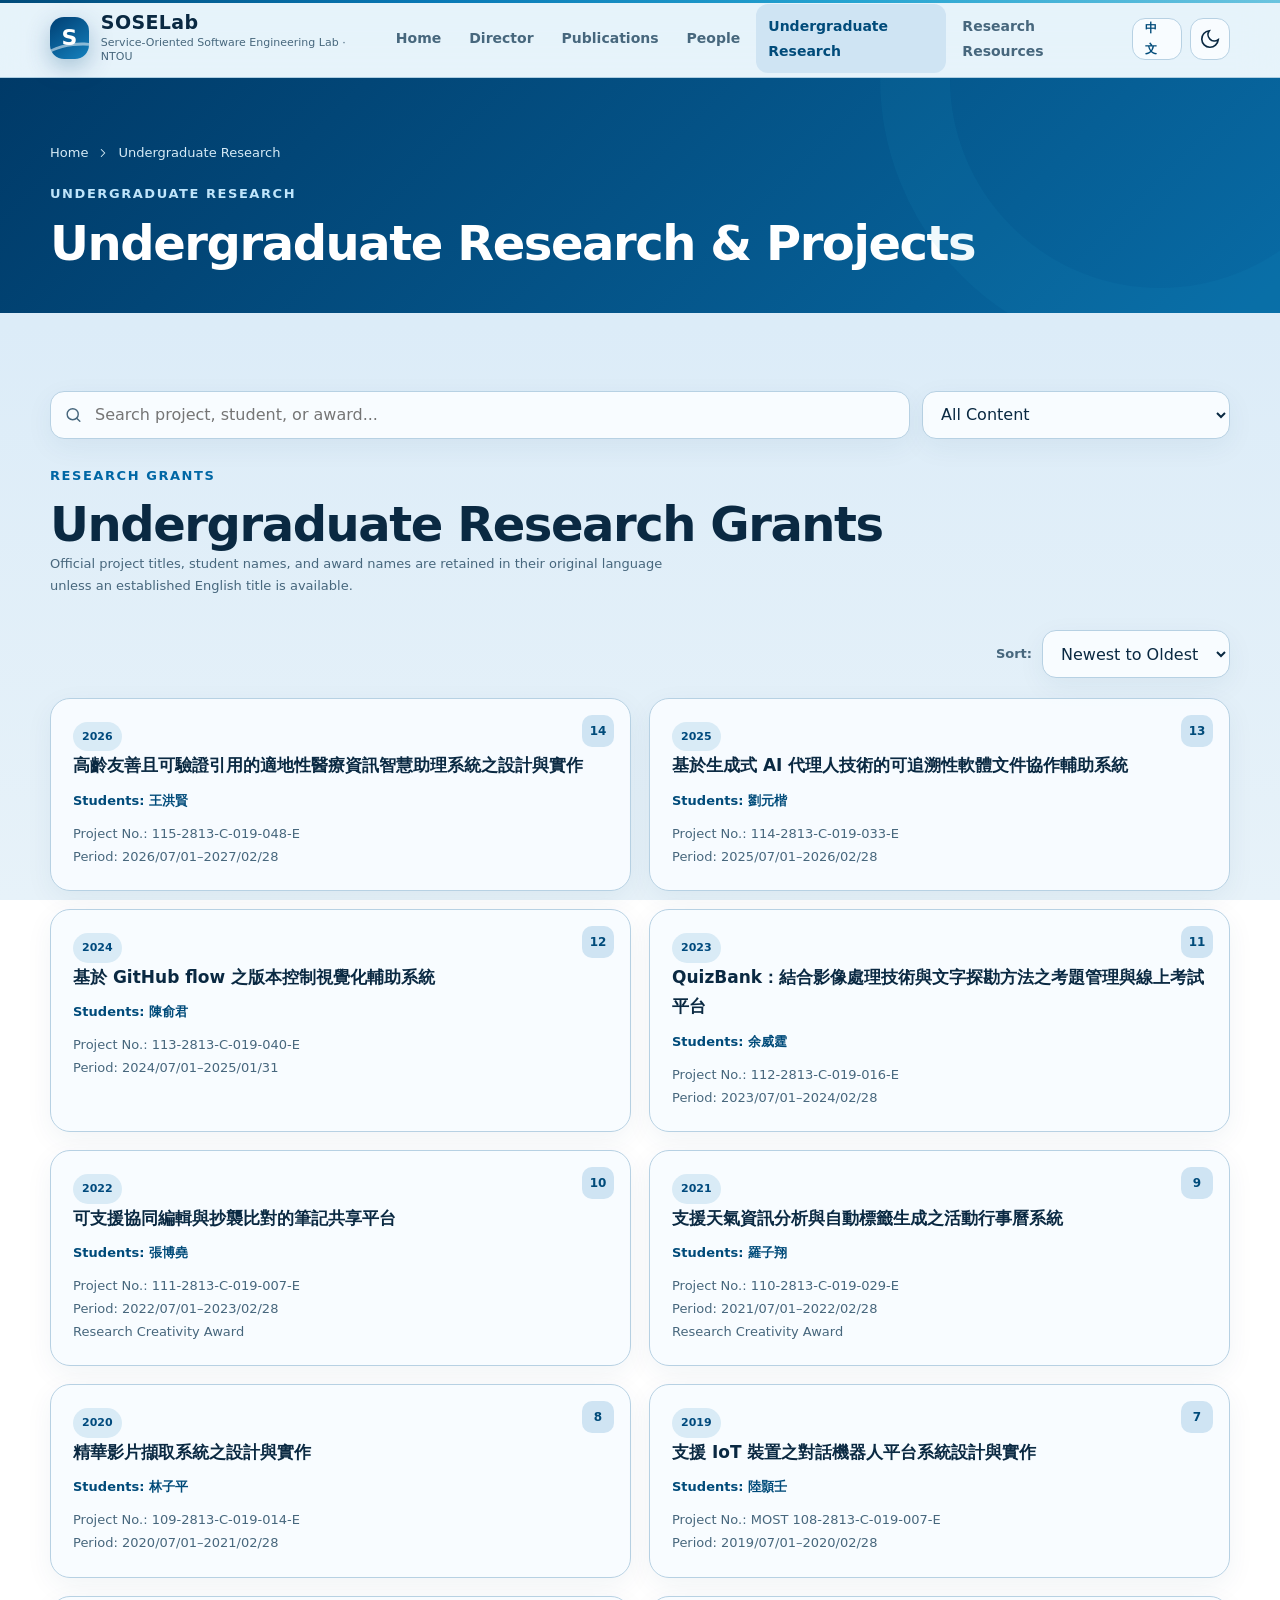
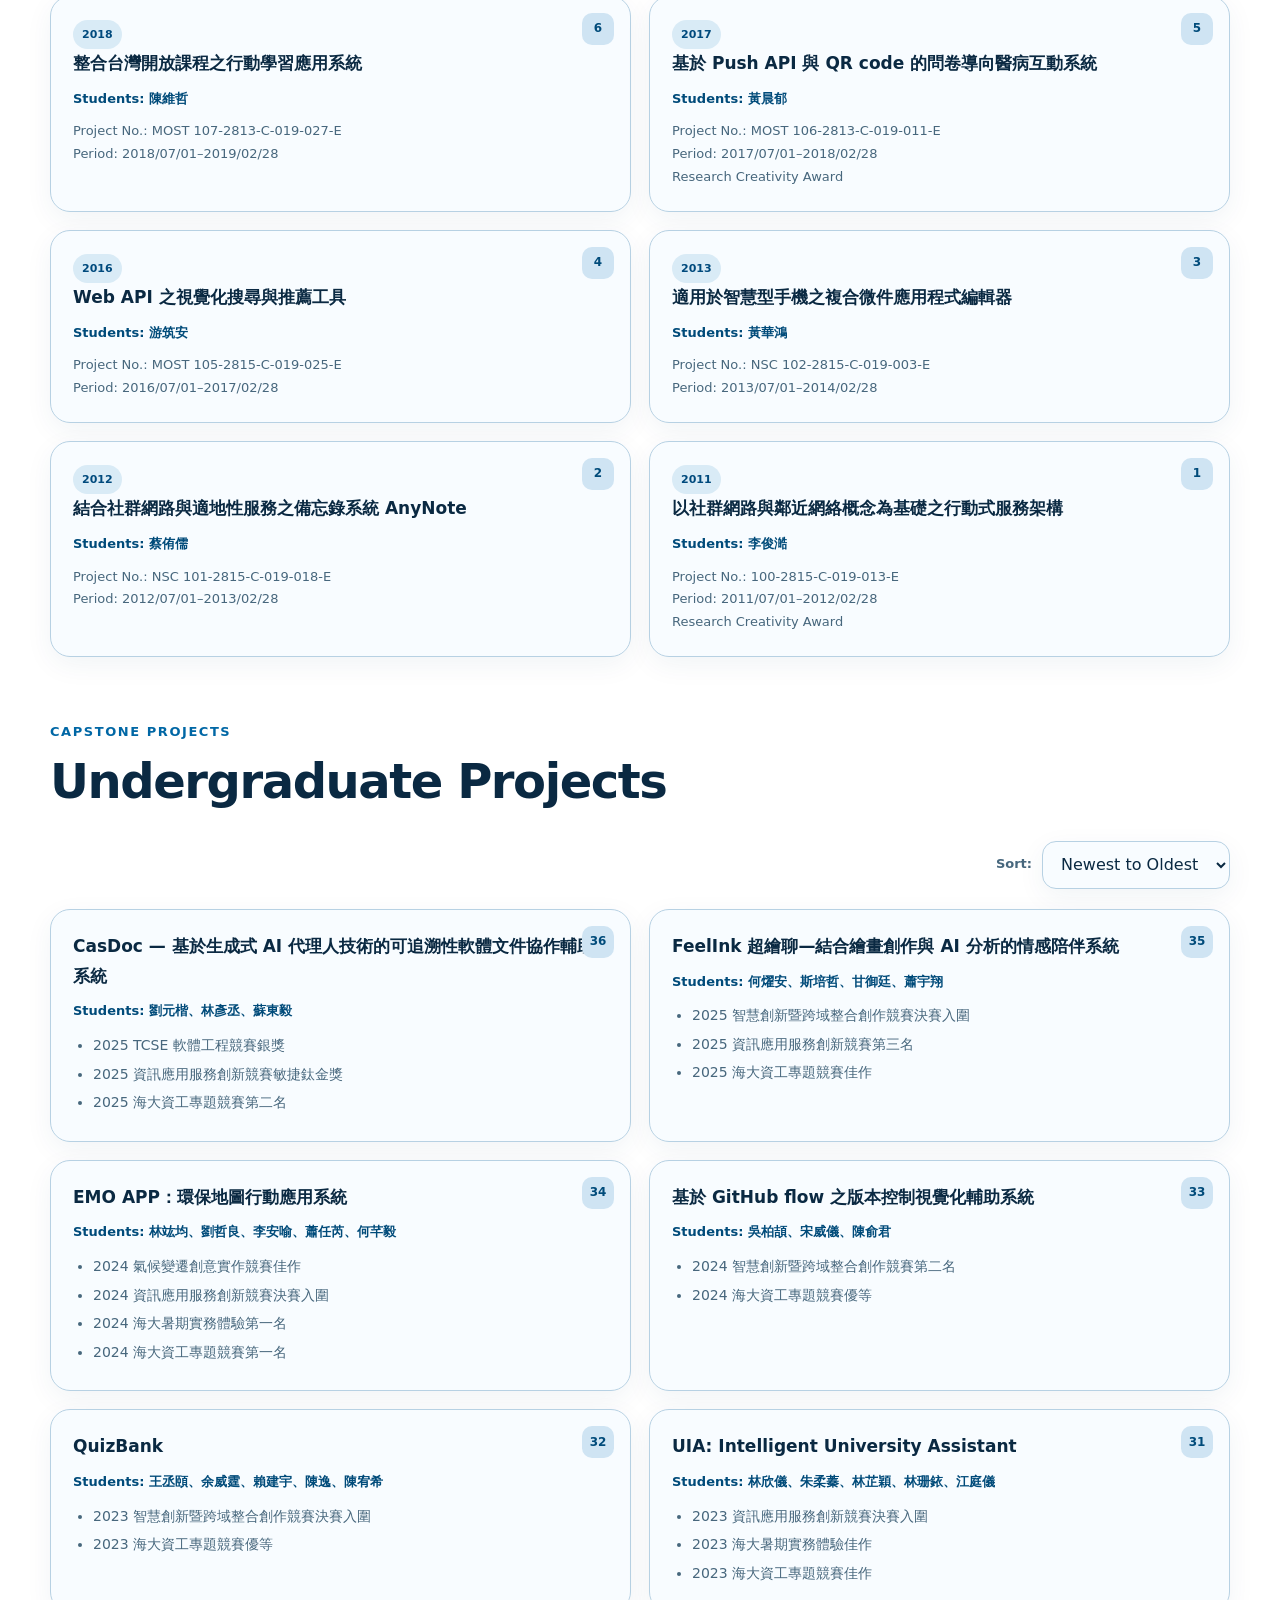
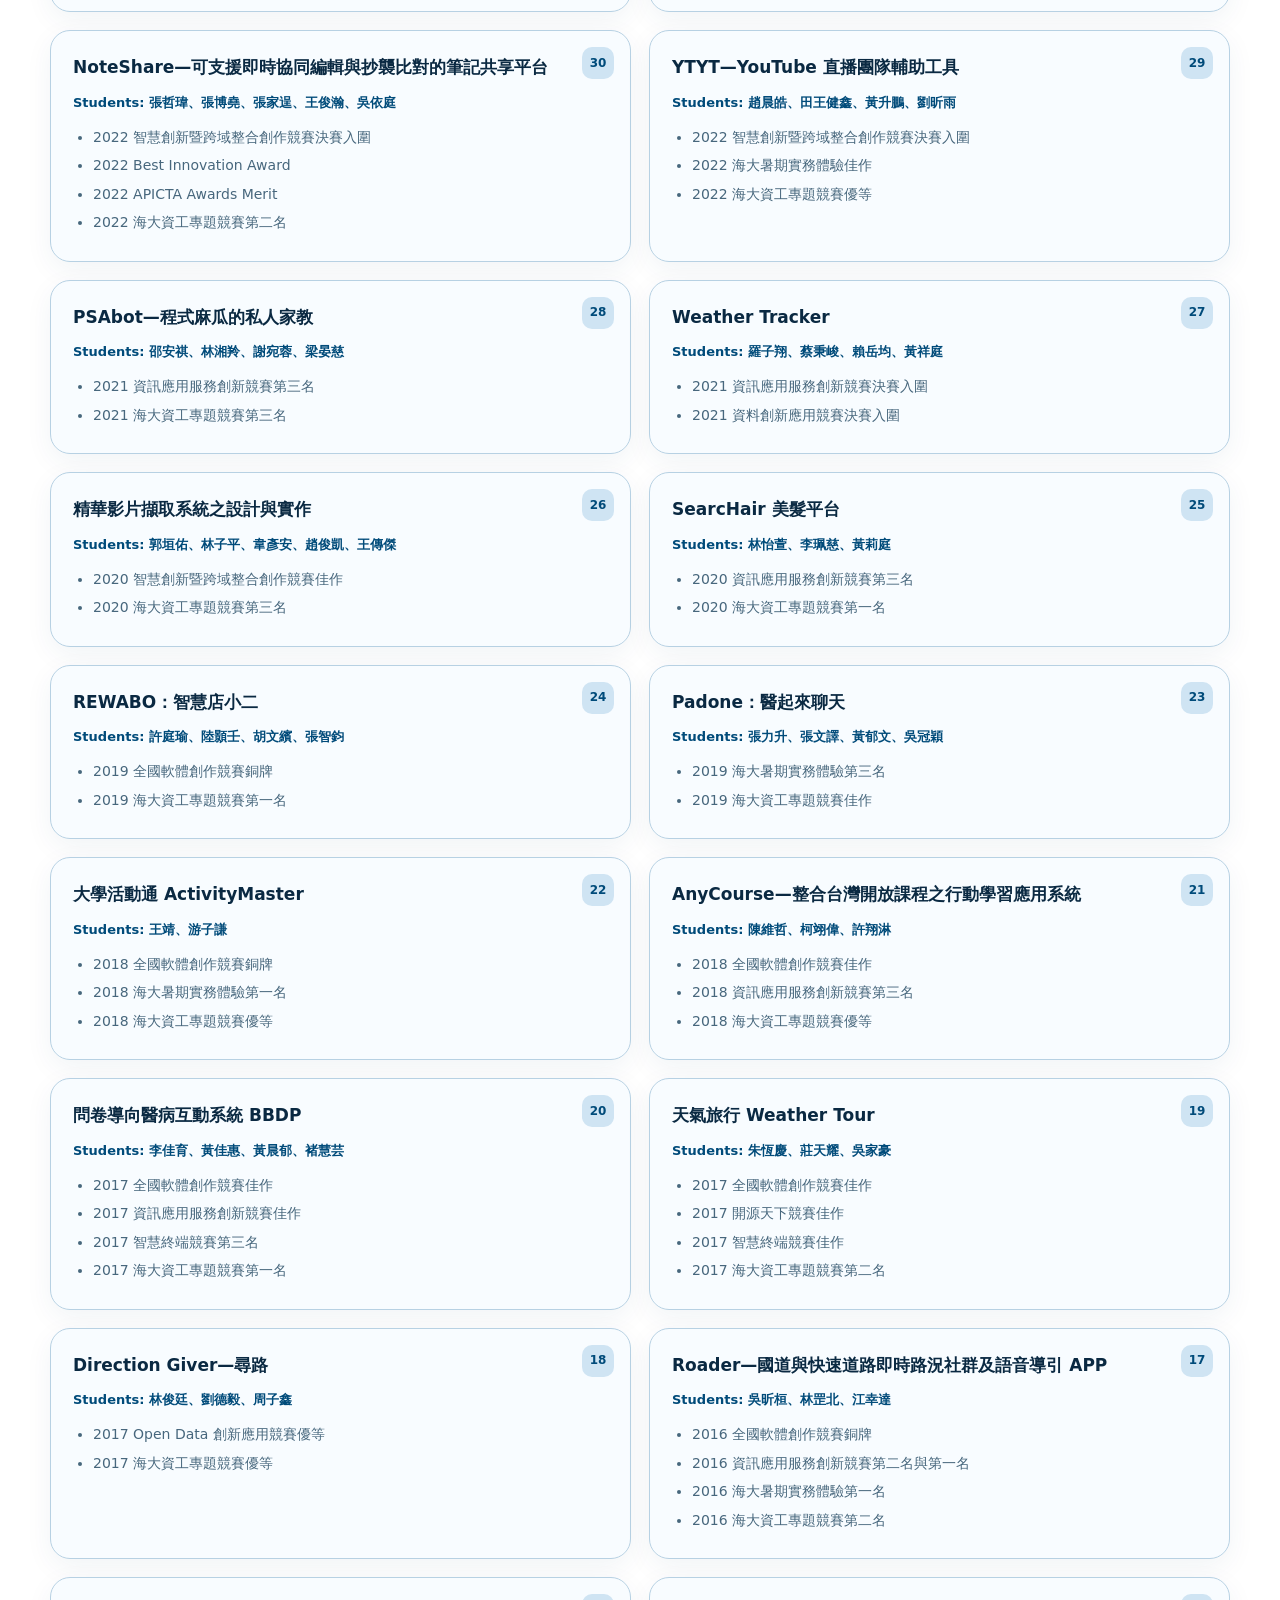
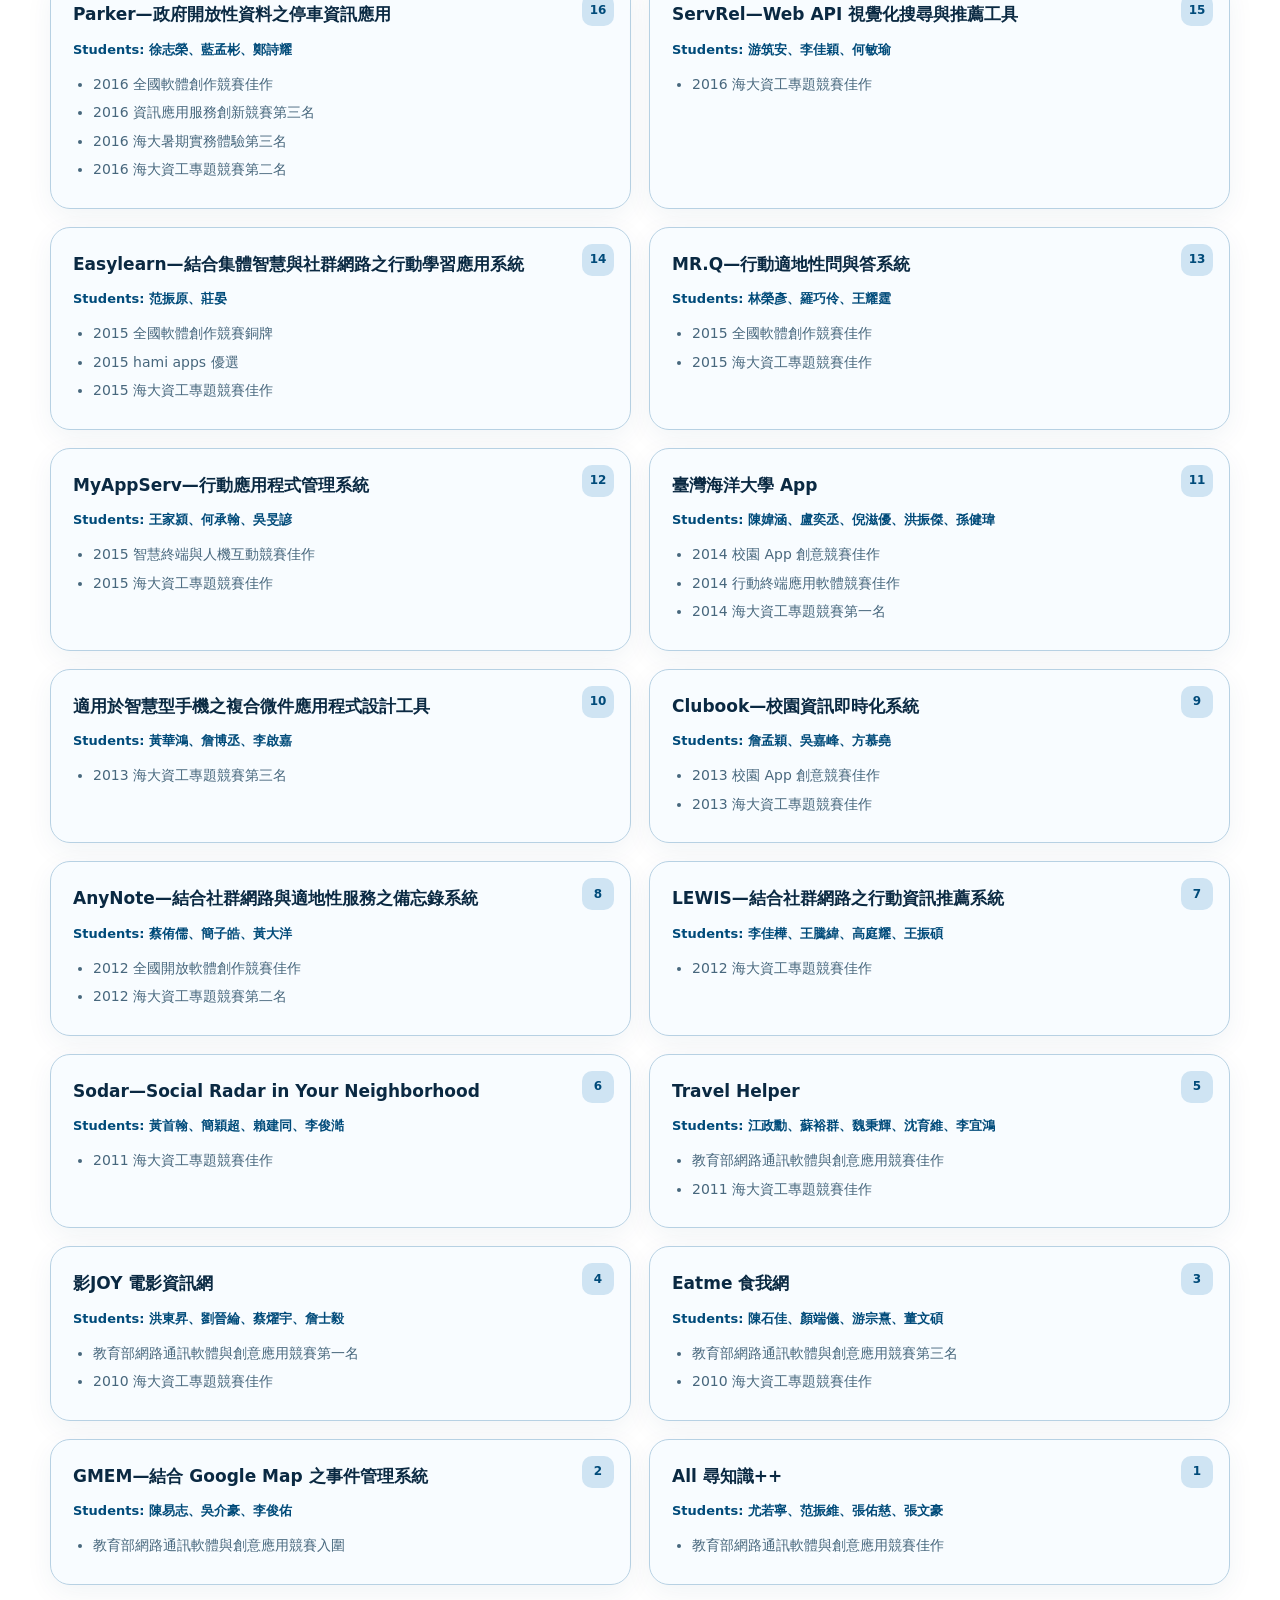
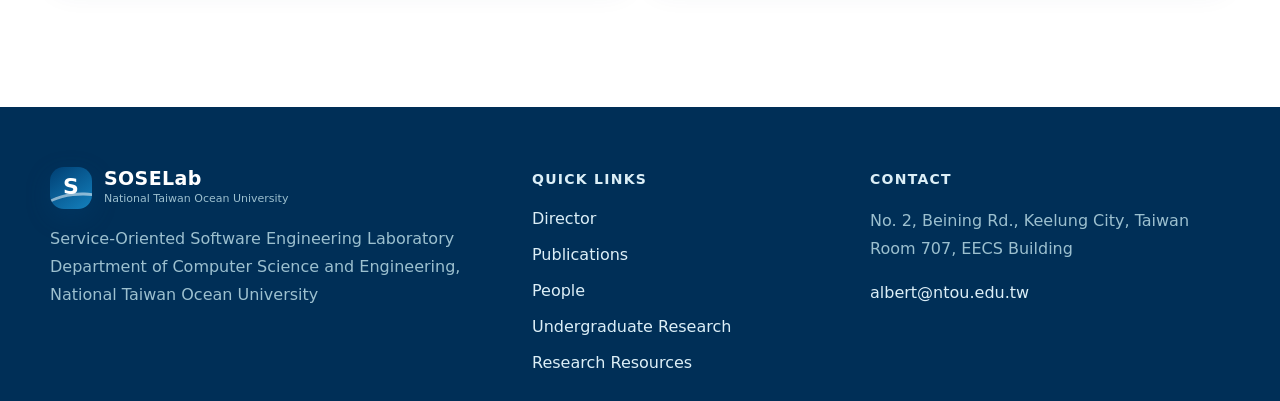
<file: en/projects.html>
<!DOCTYPE html>

<html data-theme="light" lang="en">

<head>
    <meta charset="utf-8" />
    <meta content="width=device-width, initial-scale=1" name="viewport" />
    <title>Undergraduate Research | SOSELab</title>
    <meta content="SOSELab undergraduate research grants and student projects." name="description" />
    <meta content="#004f7c" name="theme-color" />
    <link href="../assets/images/favicon.svg" rel="icon" type="image/svg+xml" />
    <link href="../assets/css/site.css" rel="stylesheet" />
    <link href="../projects.html" hreflang="zh-Hant" rel="alternate" />
</head>

<body>
    <a class="skip-link" href="#main">Skip to main content</a>
    <header class="site-header" id="top">
        <div class="container header-inner">
            <a aria-label="SOSELab Home" class="brand" href="index.html">
                <span class="brand-mark"><span>S</span></span>
                <span><strong>SOSELab</strong><small>Service-Oriented Software Engineering Lab · NTOU</small></span>
            </a>
            <nav aria-label="Main navigation" class="desktop-nav"><a class="nav-link" href="index.html">Home</a><a
                    class="nav-link" href="director.html">Director</a><a class="nav-link"
                    href="publications.html">Publications</a><a class="nav-link" href="people.html">People</a><a
                    class="nav-link active" href="projects.html">Undergraduate Research</a><a class="nav-link"
                    href="resources.html">Research Resources</a></nav>
            <div class="header-actions"><a aria-label="切換至中文版" class="lang-switch" href="../projects.html"
                    lang="zh-Hant">中文</a>
                <button aria-label="Toggle dark mode" class="icon-btn" data-theme-toggle=""><svg aria-hidden="true"
                        class="icon" fill="none" height="22" stroke="currentColor" stroke-linecap="round"
                        stroke-linejoin="round" stroke-width="1.8" viewbox="0 0 24 24" width="22">
                        <path d="M21 12.79A9 9 0 1 1 11.21 3 7 7 0 0 0 21 12.79Z"></path>
                    </svg></button>
                <button aria-expanded="false" aria-label="Open menu" class="icon-btn mobile-menu-btn"
                    data-menu-toggle=""><svg aria-hidden="true" class="icon" fill="none" height="22"
                        stroke="currentColor" stroke-linecap="round" stroke-linejoin="round" stroke-width="1.8"
                        viewbox="0 0 24 24" width="22">
                        <path d="M4 7h16M4 12h16M4 17h16"></path>
                    </svg></button>
            </div>
        </div>
        <nav aria-label="Mobile navigation" class="mobile-nav" data-mobile-nav=""><a class="nav-link"
                href="index.html">Home</a><a class="nav-link" href="director.html">Director</a><a class="nav-link"
                href="publications.html">Publications</a><a class="nav-link" href="people.html">People</a><a
                class="nav-link active" href="projects.html">Undergraduate Research</a><a class="nav-link"
                href="resources.html">Research Resources</a></nav>
    </header>
    <main id="main">
        <section class="page-hero">
            <div class="container">
                <div class="breadcrumbs"><a href="index.html">Home</a><svg aria-hidden="true" class="icon" fill="none"
                        height="14" stroke="currentColor" stroke-linecap="round" stroke-linejoin="round"
                        stroke-width="1.8" viewbox="0 0 24 24" width="14">
                        <path d="m9 18 6-6-6-6"></path>
                    </svg><span>Undergraduate Research</span></div>
                <div class="kicker">Undergraduate Research</div>
                <h1 class="page-title">Undergraduate Research &amp; Projects</h1>
            </div>
        </section>
        <section class="section compact">
            <div class="container">
                <div class="toolbar">
                    <div class="search-box"><svg aria-hidden="true" class="icon" fill="none" height="19"
                            stroke="currentColor" stroke-linecap="round" stroke-linejoin="round" stroke-width="1.8"
                            viewbox="0 0 24 24" width="19">
                            <circle cx="11" cy="11" r="7"></circle>
                            <path d="m20 20-4-4"></path>
                        </svg><input data-search="" placeholder="Search project, student, or award..." type="search" />
                    </div><select class="filter-select" data-filter="">
                        <option value="all">All Content</option>
                        <option value="research">Undergraduate Research Grants</option>
                        <option value="project">Undergraduate Projects</option>
                    </select>
                </div>
                <div class="section-head">
                    <div>
                        <div class="kicker">Research Grants</div>
                        <h2>Undergraduate Research Grants</h2>
                        <p class="bilingual-note">Official project titles, student names, and award names are retained
                            in their original language unless an established English title is available.</p>
                    </div>
                </div>
                <div class="sort-control"><label for="research-grant-records-sort">Sort:</label><select
                        class="filter-select" data-sort-control="" data-sort-target="#research-grant-records"
                        id="research-grant-records-sort">
                        <option value="asc">Oldest to Newest</option>
                        <option selected="selected" value="desc">Newest to Oldest</option>
                    </select></div>
                <div class="project-grid" data-sort-container="" id="research-grant-records">
                    <article class="project-card" data-category="research" data-order="1" data-search-item=""
                        data-sort-item=""><span class="project-index">1</span><span class="pill">2011</span>
                        <h3>以社群網路與鄰近網絡概念為基礎之行動式服務架構</h3>
                        <div class="students">Students: 李俊澔</div>
                        <div class="list-meta">Project No.: 100-2815-C-019-013-E<br />Period:
                            2011/07/01–2012/02/28<br />Research Creativity Award</div>
                    </article>
                    <article class="project-card" data-category="research" data-order="2" data-search-item=""
                        data-sort-item=""><span class="project-index">2</span><span class="pill">2012</span>
                        <h3>結合社群網路與適地性服務之備忘錄系統 AnyNote</h3>
                        <div class="students">Students: 蔡侑儒</div>
                        <div class="list-meta">Project No.: NSC 101-2815-C-019-018-E<br />Period: 2012/07/01–2013/02/28
                        </div>
                    </article>
                    <article class="project-card" data-category="research" data-order="3" data-search-item=""
                        data-sort-item=""><span class="project-index">3</span><span class="pill">2013</span>
                        <h3>適用於智慧型手機之複合微件應用程式編輯器</h3>
                        <div class="students">Students: 黃華鴻</div>
                        <div class="list-meta">Project No.: NSC 102-2815-C-019-003-E<br />Period: 2013/07/01–2014/02/28
                        </div>
                    </article>
                    <article class="project-card" data-category="research" data-order="4" data-search-item=""
                        data-sort-item=""><span class="project-index">4</span><span class="pill">2016</span>
                        <h3>Web API 之視覺化搜尋與推薦工具</h3>
                        <div class="students">Students: 游筑安</div>
                        <div class="list-meta">Project No.: MOST 105-2815-C-019-025-E<br />Period: 2016/07/01–2017/02/28
                        </div>
                    </article>
                    <article class="project-card" data-category="research" data-order="5" data-search-item=""
                        data-sort-item=""><span class="project-index">5</span><span class="pill">2017</span>
                        <h3>基於 Push API 與 QR code 的問卷導向醫病互動系統</h3>
                        <div class="students">Students: 黃晨郁</div>
                        <div class="list-meta">Project No.: MOST 106-2813-C-019-011-E<br />Period:
                            2017/07/01–2018/02/28<br />Research Creativity Award
                        </div>
                    </article>
                    <article class="project-card" data-category="research" data-order="6" data-search-item=""
                        data-sort-item=""><span class="project-index">6</span><span class="pill">2018</span>
                        <h3>整合台灣開放課程之行動學習應用系統</h3>
                        <div class="students">Students: 陳維哲</div>
                        <div class="list-meta">Project No.: MOST 107-2813-C-019-027-E<br />Period: 2018/07/01–2019/02/28
                        </div>
                    </article>
                    <article class="project-card" data-category="research" data-order="7" data-search-item=""
                        data-sort-item=""><span class="project-index">7</span><span class="pill">2019</span>
                        <h3>支援 IoT 裝置之對話機器人平台系統設計與實作</h3>
                        <div class="students">Students: 陸顥壬</div>
                        <div class="list-meta">Project No.: MOST 108-2813-C-019-007-E<br />Period: 2019/07/01–2020/02/28
                        </div>
                    </article>
                    <article class="project-card" data-category="research" data-order="8" data-search-item=""
                        data-sort-item=""><span class="project-index">8</span><span class="pill">2020</span>
                        <h3>精華影片擷取系統之設計與實作</h3>
                        <div class="students">Students: 林子平</div>
                        <div class="list-meta">Project No.: 109-2813-C-019-014-E<br />Period: 2020/07/01–2021/02/28
                        </div>
                    </article>
                    <article class="project-card" data-category="research" data-order="9" data-search-item=""
                        data-sort-item=""><span class="project-index">9</span><span class="pill">2021</span>
                        <h3>支援天氣資訊分析與自動標籤生成之活動行事曆系統</h3>
                        <div class="students">Students: 羅子翔</div>
                        <div class="list-meta">Project No.: 110-2813-C-019-029-E<br />Period:
                            2021/07/01–2022/02/28<br />Research Creativity Award</div>
                    </article>
                    <article class="project-card" data-category="research" data-order="10" data-search-item=""
                        data-sort-item=""><span class="project-index">10</span><span class="pill">2022</span>
                        <h3>可支援協同編輯與抄襲比對的筆記共享平台</h3>
                        <div class="students">Students: 張博堯</div>
                        <div class="list-meta">Project No.: 111-2813-C-019-007-E<br />Period:
                            2022/07/01–2023/02/28<br />Research Creativity Award</div>
                    </article>
                    <article class="project-card" data-category="research" data-order="11" data-search-item=""
                        data-sort-item=""><span class="project-index">11</span><span class="pill">2023</span>
                        <h3>QuizBank：結合影像處理技術與文字探勘方法之考題管理與線上考試平台</h3>
                        <div class="students">Students: 余威霆</div>
                        <div class="list-meta">Project No.: 112-2813-C-019-016-E<br />Period: 2023/07/01–2024/02/28
                        </div>
                    </article>
                    <article class="project-card" data-category="research" data-order="12" data-search-item=""
                        data-sort-item=""><span class="project-index">12</span><span class="pill">2024</span>
                        <h3>基於 GitHub flow 之版本控制視覺化輔助系統</h3>
                        <div class="students">Students: 陳俞君</div>
                        <div class="list-meta">Project No.: 113-2813-C-019-040-E<br />Period: 2024/07/01–2025/01/31
                        </div>
                    </article>
                    <article class="project-card" data-category="research" data-order="13" data-search-item=""
                        data-sort-item=""><span class="project-index">13</span><span class="pill">2025</span>
                        <h3>基於生成式 AI 代理人技術的可追溯性軟體文件協作輔助系統</h3>
                        <div class="students">Students: 劉元楷</div>
                        <div class="list-meta">Project No.: 114-2813-C-019-033-E<br />Period: 2025/07/01–2026/02/28
                        </div>
                    </article>
                    <article class="project-card" data-category="research" data-order="14" data-search-item=""
                        data-sort-item=""><span class="project-index">14</span><span class="pill">2026</span>
                        <h3>高齡友善且可驗證引用的適地性醫療資訊智慧助理系統之設計與實作</h3>
                        <div class="students">Students: 王洪賢</div>
                        <div class="list-meta">Project No.: 115-2813-C-019-048-E<br />Period: 2026/07/01–2027/02/28
                        </div>
                    </article>
                </div>
                <div class="section-head" style="margin-top:64px">
                    <div>
                        <div class="kicker">Capstone Projects</div>
                        <h2>Undergraduate Projects</h2>
                    </div>
                </div>
                <div class="sort-control"><label for="undergraduate-project-records-sort">Sort:</label><select
                        class="filter-select" data-sort-control="" data-sort-target="#undergraduate-project-records"
                        id="undergraduate-project-records-sort">
                        <option value="asc">Oldest to Newest</option>
                        <option selected="selected" value="desc">Newest to Oldest</option>
                    </select></div>
                <div class="project-grid" data-sort-container="" id="undergraduate-project-records">
                    <article class="project-card" data-category="project" data-order="1" data-search-item=""
                        data-sort-item=""><span class="project-index">1</span>
                        <h3>All 尋知識++</h3>
                        <div class="students">Students: 尤若寧、范振維、張佑慈、張文豪</div>
                        <ul class="award-list">
                            <li>教育部網路通訊軟體與創意應用競賽佳作</li>
                        </ul>
                    </article>
                    <article class="project-card" data-category="project" data-order="2" data-search-item=""
                        data-sort-item=""><span class="project-index">2</span>
                        <h3>GMEM—結合 Google Map 之事件管理系統</h3>
                        <div class="students">Students: 陳易志、吳介豪、李俊佑</div>
                        <ul class="award-list">
                            <li>教育部網路通訊軟體與創意應用競賽入圍</li>
                        </ul>
                    </article>
                    <article class="project-card" data-category="project" data-order="3" data-search-item=""
                        data-sort-item=""><span class="project-index">3</span>
                        <h3>Eatme 食我網</h3>
                        <div class="students">Students: 陳石佳、顏端儀、游宗熹、董文碩</div>
                        <ul class="award-list">
                            <li>教育部網路通訊軟體與創意應用競賽第三名</li>
                            <li>2010 海大資工專題競賽佳作</li>
                        </ul>
                    </article>
                    <article class="project-card" data-category="project" data-order="4" data-search-item=""
                        data-sort-item=""><span class="project-index">4</span>
                        <h3>影JOY 電影資訊網</h3>
                        <div class="students">Students: 洪東昇、劉晉綸、蔡燿宇、詹士毅</div>
                        <ul class="award-list">
                            <li>教育部網路通訊軟體與創意應用競賽第一名</li>
                            <li>2010 海大資工專題競賽佳作</li>
                        </ul>
                    </article>
                    <article class="project-card" data-category="project" data-order="5" data-search-item=""
                        data-sort-item=""><span class="project-index">5</span>
                        <h3>Travel Helper</h3>
                        <div class="students">Students: 江政勳、蘇裕群、魏秉輝、沈育維、李宜鴻</div>
                        <ul class="award-list">
                            <li>教育部網路通訊軟體與創意應用競賽佳作</li>
                            <li>2011 海大資工專題競賽佳作</li>
                        </ul>
                    </article>
                    <article class="project-card" data-category="project" data-order="6" data-search-item=""
                        data-sort-item=""><span class="project-index">6</span>
                        <h3>Sodar—Social Radar in Your Neighborhood</h3>
                        <div class="students">Students: 黃首翰、簡穎超、賴建同、李俊澔</div>
                        <ul class="award-list">
                            <li>2011 海大資工專題競賽佳作</li>
                        </ul>
                    </article>
                    <article class="project-card" data-category="project" data-order="7" data-search-item=""
                        data-sort-item=""><span class="project-index">7</span>
                        <h3>LEWIS—結合社群網路之行動資訊推薦系統</h3>
                        <div class="students">Students: 李佳樺、王騰緯、高庭耀、王振碩</div>
                        <ul class="award-list">
                            <li>2012 海大資工專題競賽佳作</li>
                        </ul>
                    </article>
                    <article class="project-card" data-category="project" data-order="8" data-search-item=""
                        data-sort-item=""><span class="project-index">8</span>
                        <h3>AnyNote—結合社群網路與適地性服務之備忘錄系統</h3>
                        <div class="students">Students: 蔡侑儒、簡子皓、黃大洋</div>
                        <ul class="award-list">
                            <li>2012 全國開放軟體創作競賽佳作</li>
                            <li>2012 海大資工專題競賽第二名</li>
                        </ul>
                    </article>
                    <article class="project-card" data-category="project" data-order="9" data-search-item=""
                        data-sort-item=""><span class="project-index">9</span>
                        <h3>Clubook—校園資訊即時化系統</h3>
                        <div class="students">Students: 詹孟穎、吳嘉峰、方慕堯</div>
                        <ul class="award-list">
                            <li>2013 校園 App 創意競賽佳作</li>
                            <li>2013 海大資工專題競賽佳作</li>
                        </ul>
                    </article>
                    <article class="project-card" data-category="project" data-order="10" data-search-item=""
                        data-sort-item=""><span class="project-index">10</span>
                        <h3>適用於智慧型手機之複合微件應用程式設計工具</h3>
                        <div class="students">Students: 黃華鴻、詹博丞、李啟嘉</div>
                        <ul class="award-list">
                            <li>2013 海大資工專題競賽第三名</li>
                        </ul>
                    </article>
                    <article class="project-card" data-category="project" data-order="11" data-search-item=""
                        data-sort-item=""><span class="project-index">11</span>
                        <h3>臺灣海洋大學 App</h3>
                        <div class="students">Students: 陳媁涵、盧奕丞、倪滋優、洪振傑、孫健瑋</div>
                        <ul class="award-list">
                            <li>2014 校園 App 創意競賽佳作</li>
                            <li>2014 行動終端應用軟體競賽佳作</li>
                            <li>2014 海大資工專題競賽第一名</li>
                        </ul>
                    </article>
                    <article class="project-card" data-category="project" data-order="12" data-search-item=""
                        data-sort-item=""><span class="project-index">12</span>
                        <h3>MyAppServ—行動應用程式管理系統</h3>
                        <div class="students">Students: 王家潁、何承翰、吳旻諺</div>
                        <ul class="award-list">
                            <li>2015 智慧終端與人機互動競賽佳作</li>
                            <li>2015 海大資工專題競賽佳作</li>
                        </ul>
                    </article>
                    <article class="project-card" data-category="project" data-order="13" data-search-item=""
                        data-sort-item=""><span class="project-index">13</span>
                        <h3>MR.Q—行動適地性問與答系統</h3>
                        <div class="students">Students: 林榮彥、羅巧伶、王耀霆</div>
                        <ul class="award-list">
                            <li>2015 全國軟體創作競賽佳作</li>
                            <li>2015 海大資工專題競賽佳作</li>
                        </ul>
                    </article>
                    <article class="project-card" data-category="project" data-order="14" data-search-item=""
                        data-sort-item=""><span class="project-index">14</span>
                        <h3>Easylearn—結合集體智慧與社群網路之行動學習應用系統</h3>
                        <div class="students">Students: 范振原、莊晏</div>
                        <ul class="award-list">
                            <li>2015 全國軟體創作競賽銅牌</li>
                            <li>2015 hami apps 優選</li>
                            <li>2015 海大資工專題競賽佳作</li>
                        </ul>
                    </article>
                    <article class="project-card" data-category="project" data-order="15" data-search-item=""
                        data-sort-item=""><span class="project-index">15</span>
                        <h3>ServRel—Web API 視覺化搜尋與推薦工具</h3>
                        <div class="students">Students: 游筑安、李佳穎、何敏瑜</div>
                        <ul class="award-list">
                            <li>2016 海大資工專題競賽佳作</li>
                        </ul>
                    </article>
                    <article class="project-card" data-category="project" data-order="16" data-search-item=""
                        data-sort-item=""><span class="project-index">16</span>
                        <h3>Parker—政府開放性資料之停車資訊應用</h3>
                        <div class="students">Students: 徐志榮、藍孟彬、鄭詩耀</div>
                        <ul class="award-list">
                            <li>2016 全國軟體創作競賽佳作</li>
                            <li>2016 資訊應用服務創新競賽第三名</li>
                            <li>2016 海大暑期實務體驗第三名</li>
                            <li>2016 海大資工專題競賽第二名</li>
                        </ul>
                    </article>
                    <article class="project-card" data-category="project" data-order="17" data-search-item=""
                        data-sort-item=""><span class="project-index">17</span>
                        <h3>Roader—國道與快速道路即時路況社群及語音導引 APP</h3>
                        <div class="students">Students: 吳昕桓、林罡北、江幸達</div>
                        <ul class="award-list">
                            <li>2016 全國軟體創作競賽銅牌</li>
                            <li>2016 資訊應用服務創新競賽第二名與第一名</li>
                            <li>2016 海大暑期實務體驗第一名</li>
                            <li>2016 海大資工專題競賽第二名</li>
                        </ul>
                    </article>
                    <article class="project-card" data-category="project" data-order="18" data-search-item=""
                        data-sort-item=""><span class="project-index">18</span>
                        <h3>Direction Giver—尋路</h3>
                        <div class="students">Students: 林俊廷、劉德毅、周子鑫</div>
                        <ul class="award-list">
                            <li>2017 Open Data 創新應用競賽優等</li>
                            <li>2017 海大資工專題競賽優等</li>
                        </ul>
                    </article>
                    <article class="project-card" data-category="project" data-order="19" data-search-item=""
                        data-sort-item=""><span class="project-index">19</span>
                        <h3>天氣旅行 Weather Tour</h3>
                        <div class="students">Students: 朱恆慶、莊天耀、吳家豪</div>
                        <ul class="award-list">
                            <li>2017 全國軟體創作競賽佳作</li>
                            <li>2017 開源天下競賽佳作</li>
                            <li>2017 智慧終端競賽佳作</li>
                            <li>2017 海大資工專題競賽第二名</li>
                        </ul>
                    </article>
                    <article class="project-card" data-category="project" data-order="20" data-search-item=""
                        data-sort-item=""><span class="project-index">20</span>
                        <h3>問卷導向醫病互動系統 BBDP</h3>
                        <div class="students">Students: 李佳育、黃佳惠、黃晨郁、褚慧芸</div>
                        <ul class="award-list">
                            <li>2017 全國軟體創作競賽佳作</li>
                            <li>2017 資訊應用服務創新競賽佳作</li>
                            <li>2017 智慧終端競賽第三名</li>
                            <li>2017 海大資工專題競賽第一名</li>
                        </ul>
                    </article>
                    <article class="project-card" data-category="project" data-order="21" data-search-item=""
                        data-sort-item=""><span class="project-index">21</span>
                        <h3>AnyCourse—整合台灣開放課程之行動學習應用系統</h3>
                        <div class="students">Students: 陳維哲、柯翊偉、許翔淋</div>
                        <ul class="award-list">
                            <li>2018 全國軟體創作競賽佳作</li>
                            <li>2018 資訊應用服務創新競賽第三名</li>
                            <li>2018 海大資工專題競賽優等</li>
                        </ul>
                    </article>
                    <article class="project-card" data-category="project" data-order="22" data-search-item=""
                        data-sort-item=""><span class="project-index">22</span>
                        <h3>大學活動通 ActivityMaster</h3>
                        <div class="students">Students: 王靖、游子謙</div>
                        <ul class="award-list">
                            <li>2018 全國軟體創作競賽銅牌</li>
                            <li>2018 海大暑期實務體驗第一名</li>
                            <li>2018 海大資工專題競賽優等</li>
                        </ul>
                    </article>
                    <article class="project-card" data-category="project" data-order="23" data-search-item=""
                        data-sort-item=""><span class="project-index">23</span>
                        <h3>Padone：醫起來聊天</h3>
                        <div class="students">Students: 張力升、張文譯、黃郁文、吳冠穎</div>
                        <ul class="award-list">
                            <li>2019 海大暑期實務體驗第三名</li>
                            <li>2019 海大資工專題競賽佳作</li>
                        </ul>
                    </article>
                    <article class="project-card" data-category="project" data-order="24" data-search-item=""
                        data-sort-item=""><span class="project-index">24</span>
                        <h3>REWABO：智慧店小二</h3>
                        <div class="students">Students: 許庭瑜、陸顥壬、胡文繽、張智鈞</div>
                        <ul class="award-list">
                            <li>2019 全國軟體創作競賽銅牌</li>
                            <li>2019 海大資工專題競賽第一名</li>
                        </ul>
                    </article>
                    <article class="project-card" data-category="project" data-order="25" data-search-item=""
                        data-sort-item=""><span class="project-index">25</span>
                        <h3>SearcHair 美髮平台</h3>
                        <div class="students">Students: 林怡萱、李珮慈、黃莉庭</div>
                        <ul class="award-list">
                            <li>2020 資訊應用服務創新競賽第三名</li>
                            <li>2020 海大資工專題競賽第一名</li>
                        </ul>
                    </article>
                    <article class="project-card" data-category="project" data-order="26" data-search-item=""
                        data-sort-item=""><span class="project-index">26</span>
                        <h3>精華影片擷取系統之設計與實作</h3>
                        <div class="students">Students: 郭垣佑、林子平、韋彥安、趙俊凱、王傳傑</div>
                        <ul class="award-list">
                            <li>2020 智慧創新暨跨域整合創作競賽佳作</li>
                            <li>2020 海大資工專題競賽第三名</li>
                        </ul>
                    </article>
                    <article class="project-card" data-category="project" data-order="27" data-search-item=""
                        data-sort-item=""><span class="project-index">27</span>
                        <h3>Weather Tracker</h3>
                        <div class="students">Students: 羅子翔、蔡秉峻、賴岳均、黃祥庭</div>
                        <ul class="award-list">
                            <li>2021 資訊應用服務創新競賽決賽入圍</li>
                            <li>2021 資料創新應用競賽決賽入圍</li>
                        </ul>
                    </article>
                    <article class="project-card" data-category="project" data-order="28" data-search-item=""
                        data-sort-item=""><span class="project-index">28</span>
                        <h3>PSAbot—程式麻瓜的私人家教</h3>
                        <div class="students">Students: 邵安祺、林湘羚、謝宛蓉、梁晏慈</div>
                        <ul class="award-list">
                            <li>2021 資訊應用服務創新競賽第三名</li>
                            <li>2021 海大資工專題競賽第三名</li>
                        </ul>
                    </article>
                    <article class="project-card" data-category="project" data-order="29" data-search-item=""
                        data-sort-item=""><span class="project-index">29</span>
                        <h3>YTYT—YouTube 直播團隊輔助工具</h3>
                        <div class="students">Students: 趙晨皓、田王健鑫、黃升鵬、劉昕雨</div>
                        <ul class="award-list">
                            <li>2022 智慧創新暨跨域整合創作競賽決賽入圍</li>
                            <li>2022 海大暑期實務體驗佳作</li>
                            <li>2022 海大資工專題競賽優等</li>
                        </ul>
                    </article>
                    <article class="project-card" data-category="project" data-order="30" data-search-item=""
                        data-sort-item=""><span class="project-index">30</span>
                        <h3>NoteShare—可支援即時協同編輯與抄襲比對的筆記共享平台</h3>
                        <div class="students">Students: 張哲瑋、張博堯、張家逞、王俊瀚、吳依庭</div>
                        <ul class="award-list">
                            <li>2022 智慧創新暨跨域整合創作競賽決賽入圍</li>
                            <li>2022 Best Innovation Award</li>
                            <li>2022 APICTA Awards Merit</li>
                            <li>2022 海大資工專題競賽第二名</li>
                        </ul>
                    </article>
                    <article class="project-card" data-category="project" data-order="31" data-search-item=""
                        data-sort-item=""><span class="project-index">31</span>
                        <h3>UIA: Intelligent University Assistant</h3>
                        <div class="students">Students: 林欣儀、朱柔蓁、林芷穎、林珊銥、江庭儀</div>
                        <ul class="award-list">
                            <li>2023 資訊應用服務創新競賽決賽入圍</li>
                            <li>2023 海大暑期實務體驗佳作</li>
                            <li>2023 海大資工專題競賽佳作</li>
                        </ul>
                    </article>
                    <article class="project-card" data-category="project" data-order="32" data-search-item=""
                        data-sort-item=""><span class="project-index">32</span>
                        <h3>QuizBank</h3>
                        <div class="students">Students: 王丞頤、余威霆、賴建宇、陳逸、陳宥希</div>
                        <ul class="award-list">
                            <li>2023 智慧創新暨跨域整合創作競賽決賽入圍</li>
                            <li>2023 海大資工專題競賽優等</li>
                        </ul>
                    </article>
                    <article class="project-card" data-category="project" data-order="33" data-search-item=""
                        data-sort-item=""><span class="project-index">33</span>
                        <h3>基於 GitHub flow 之版本控制視覺化輔助系統</h3>
                        <div class="students">Students: 吳柏頡、宋威儀、陳俞君</div>
                        <ul class="award-list">
                            <li>2024 智慧創新暨跨域整合創作競賽第二名</li>
                            <li>2024 海大資工專題競賽優等</li>
                        </ul>
                    </article>
                    <article class="project-card" data-category="project" data-order="34" data-search-item=""
                        data-sort-item=""><span class="project-index">34</span>
                        <h3>EMO APP：環保地圖行動應用系統</h3>
                        <div class="students">Students: 林竑均、劉哲良、李安喻、蕭任芮、何芊毅</div>
                        <ul class="award-list">
                            <li>2024 氣候變遷創意實作競賽佳作</li>
                            <li>2024 資訊應用服務創新競賽決賽入圍</li>
                            <li>2024 海大暑期實務體驗第一名</li>
                            <li>2024 海大資工專題競賽第一名</li>
                        </ul>
                    </article>
                    <article class="project-card" data-category="project" data-order="35" data-search-item=""
                        data-sort-item=""><span class="project-index">35</span>
                        <h3>FeelInk 超繪聊—結合繪畫創作與 AI 分析的情感陪伴系統</h3>
                        <div class="students">Students: 何燿安、斯培哲、甘御廷、蕭宇翔</div>
                        <ul class="award-list">
                            <li>2025 智慧創新暨跨域整合創作競賽決賽入圍</li>
                            <li>2025 資訊應用服務創新競賽第三名</li>
                            <li>2025 海大資工專題競賽佳作</li>
                        </ul>
                    </article>
                    <article class="project-card" data-category="project" data-order="36" data-search-item=""
                        data-sort-item=""><span class="project-index">36</span>
                        <h3>CasDoc — 基於生成式 AI 代理人技術的可追溯性軟體文件協作輔助系統</h3>
                        <div class="students">Students: 劉元楷、林彥丞、蘇東毅</div>
                        <ul class="award-list">
                            <li>2025 TCSE 軟體工程競賽銀獎</li>
                            <li>2025 資訊應用服務創新競賽敏捷鈦金獎</li>
                            <li>2025 海大資工專題競賽第二名</li>
                        </ul>
                    </article>
                </div>
                <div class="empty-state" data-empty="">找不到符合條件的專題。</div>
            </div>
        </section>
    </main>
    <footer class="site-footer">
        <div class="container footer-grid">
            <div><a class="brand footer-brand" href="index.html"><span
                        class="brand-mark"><span>S</span></span><span><strong>SOSELab</strong><small>National Taiwan
                            Ocean University</small></span></a>
                <p>Service-Oriented Software Engineering Laboratory<br />Department of Computer Science and Engineering,
                    National Taiwan Ocean University</p>
            </div>
            <div>
                <h3>Quick Links</h3>
                <div class="footer-links"><a href="director.html">Director</a><a
                        href="publications.html">Publications</a><a href="people.html">People</a><a
                        href="projects.html">Undergraduate Research</a><a href="resources.html">Research Resources</a>
                </div>
            </div>
            <div>
                <h3>Contact</h3>
                <p>No. 2, Beining Rd., Keelung City, Taiwan<br />Room 707, EECS Building</p><a
                    href="mailto:albert@ntou.edu.tw">albert@ntou.edu.tw</a>
            </div>
        </div>
    </footer>
    <script src="../assets/js/site.js"></script>
</body>

</html>
</file>
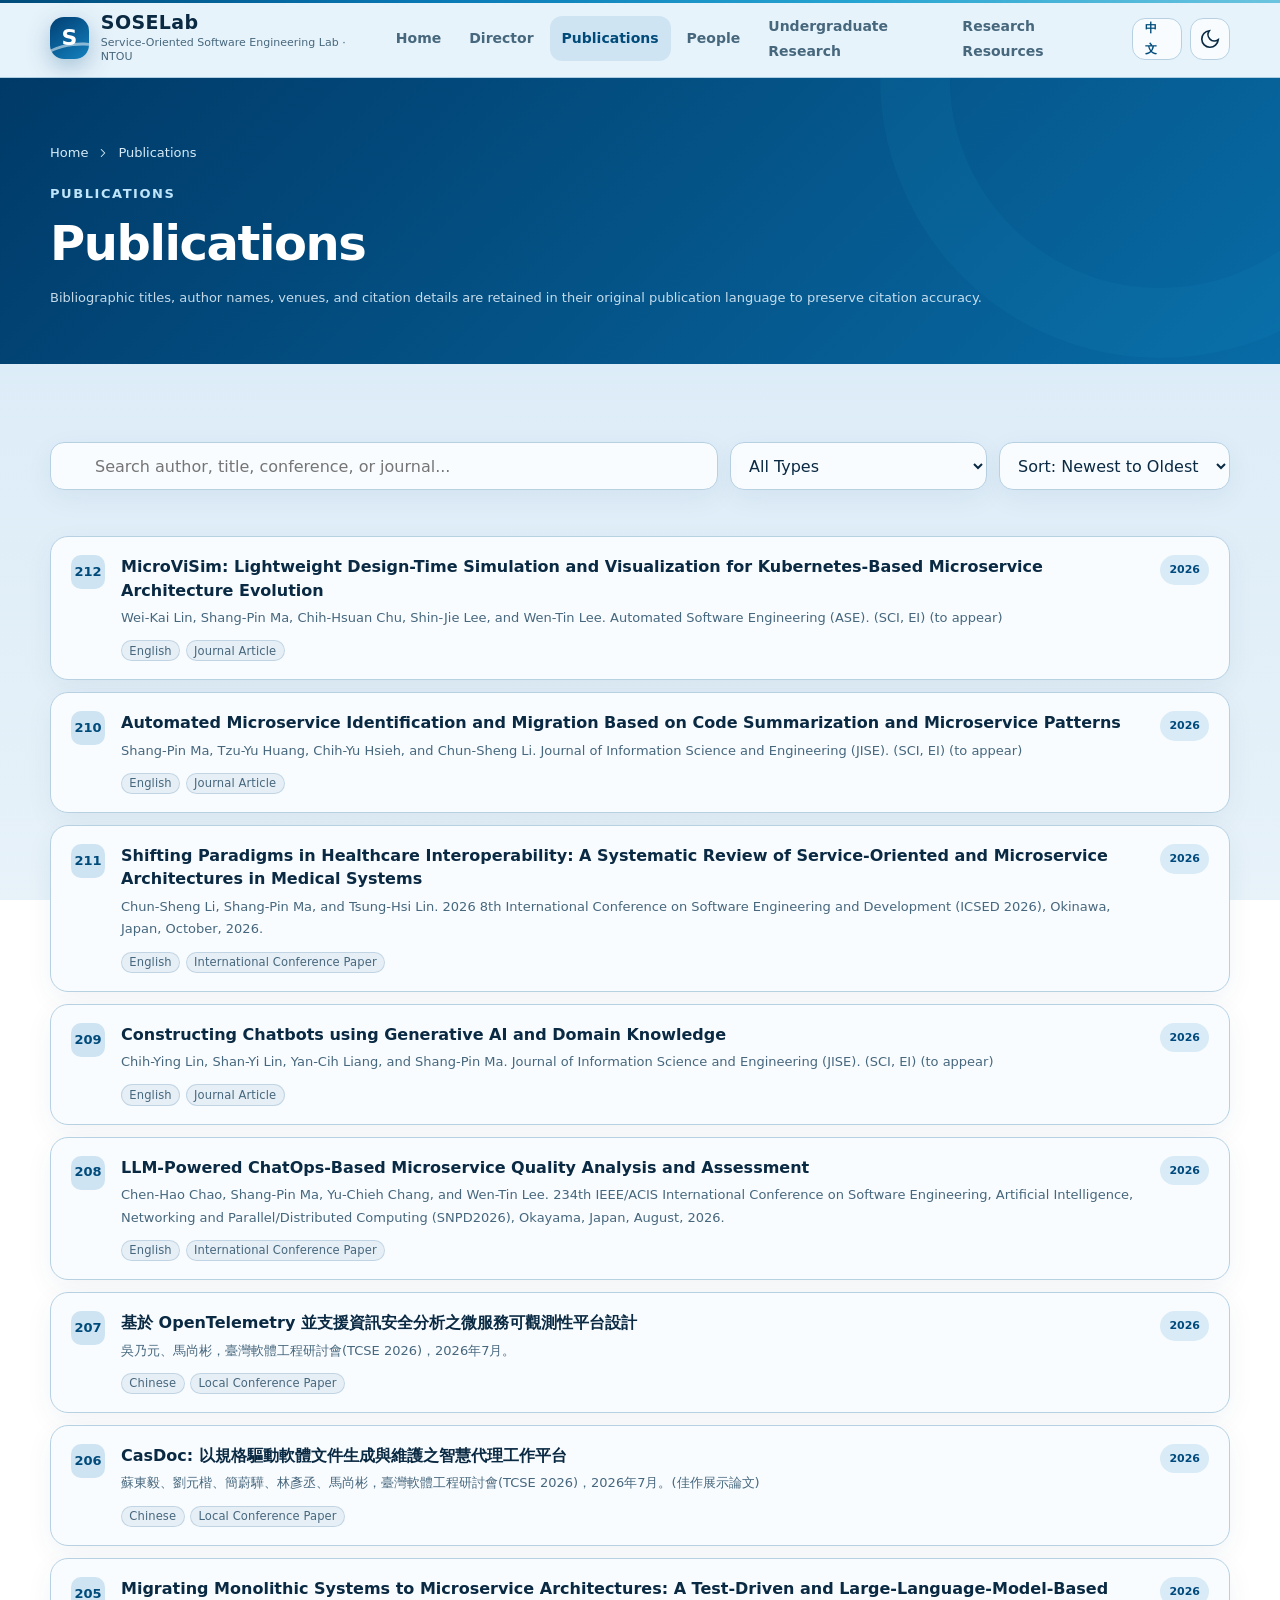
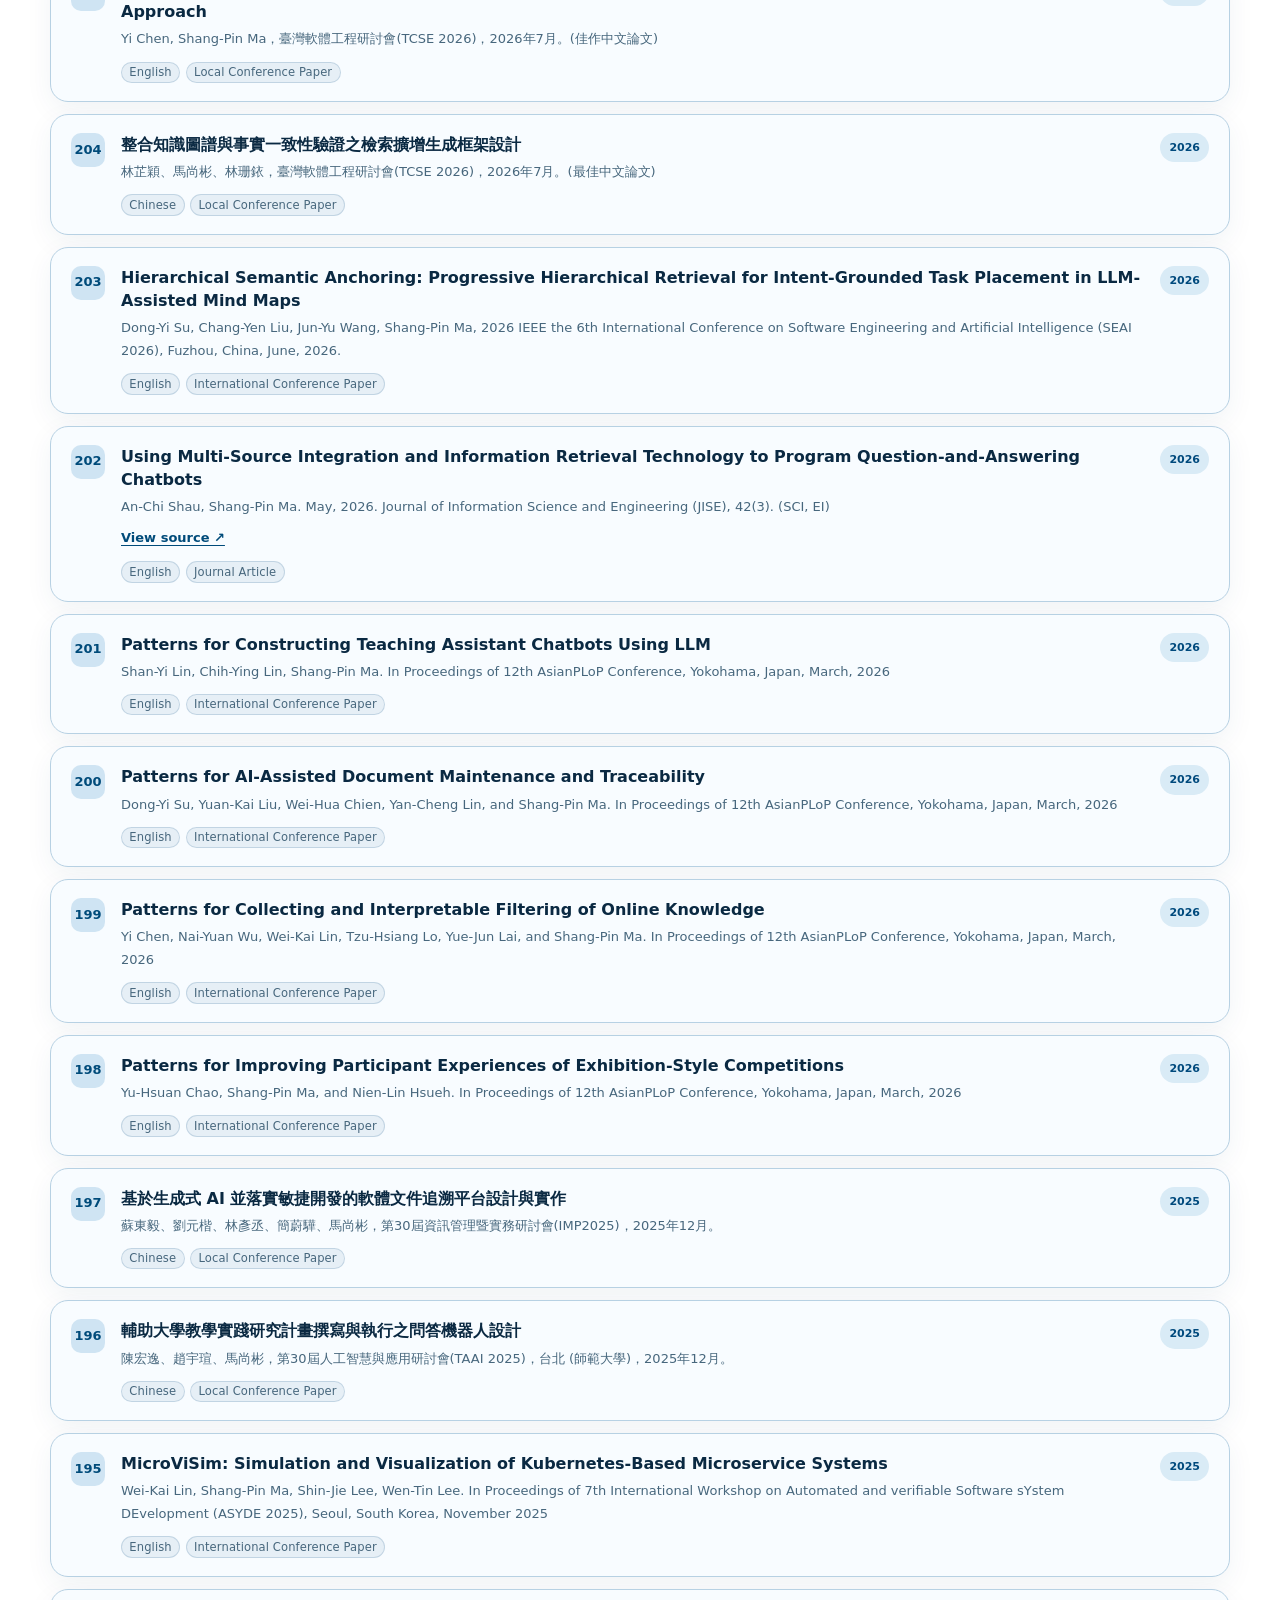
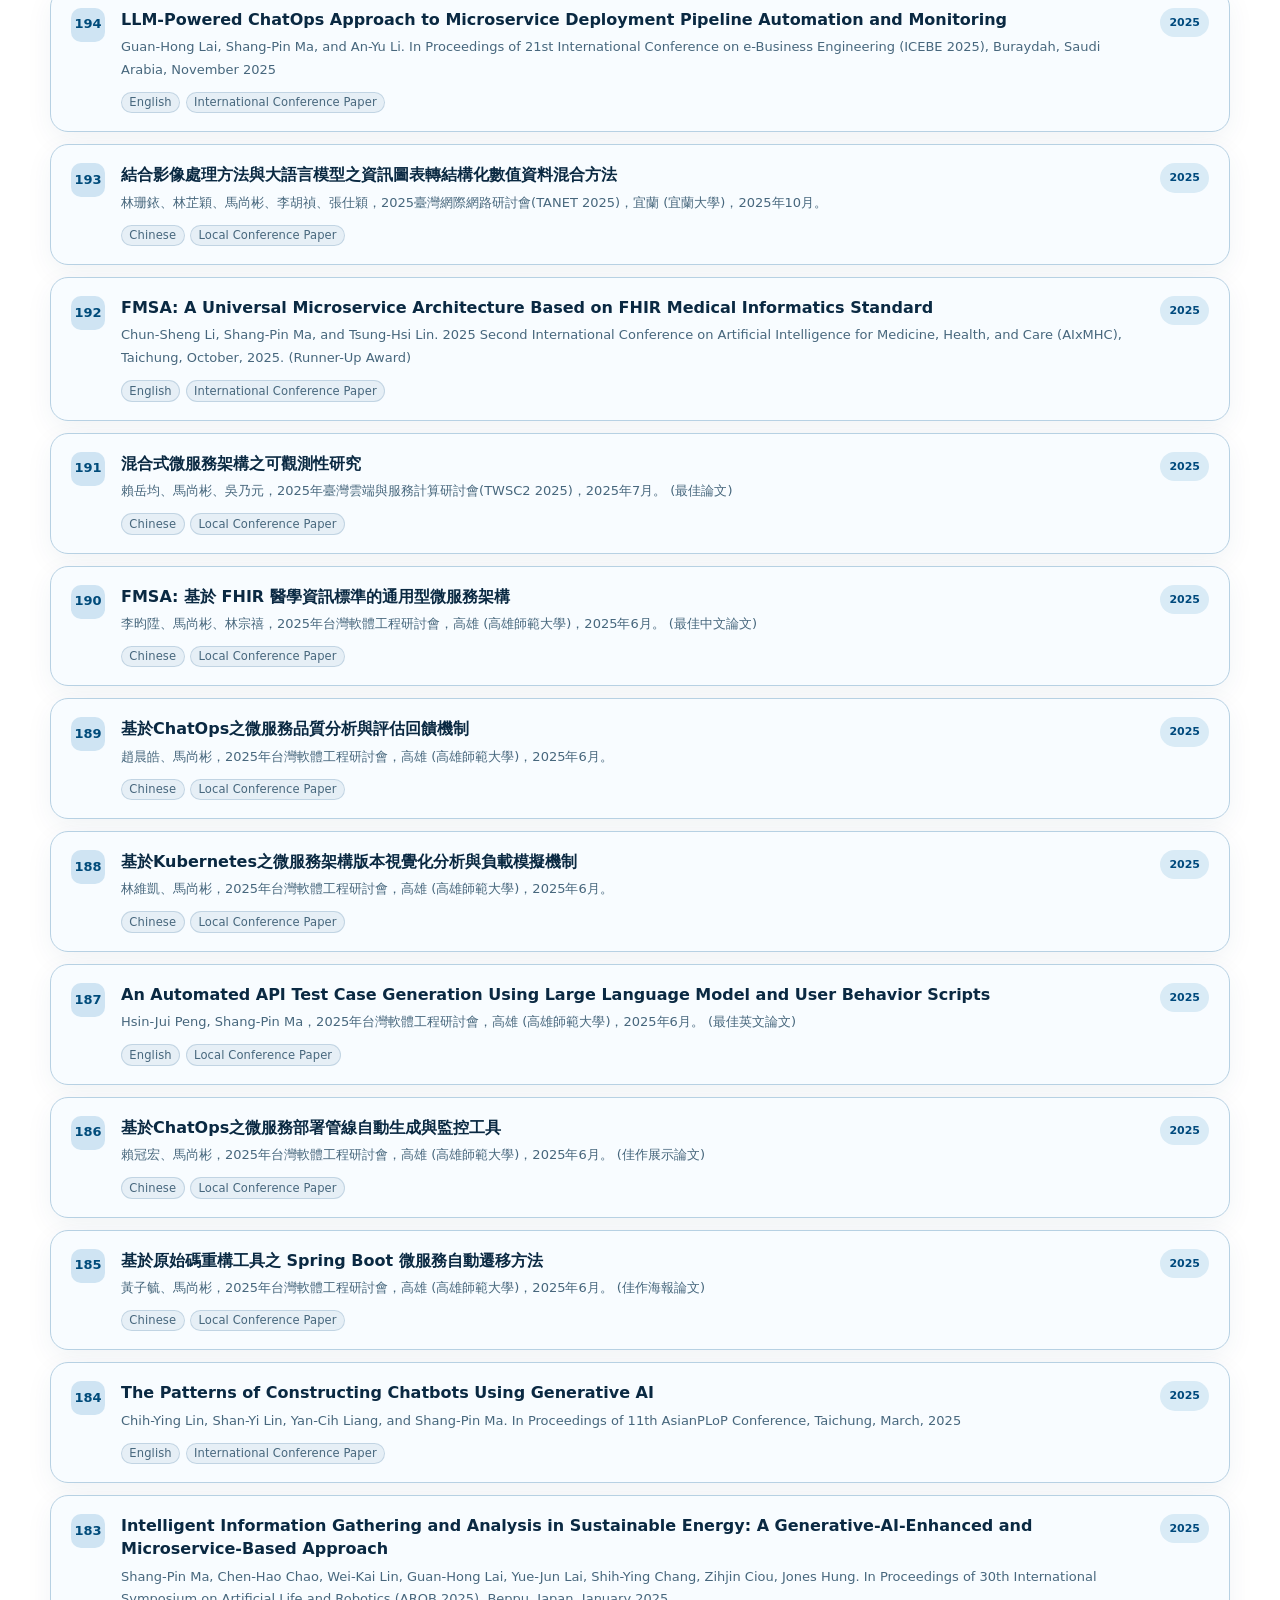
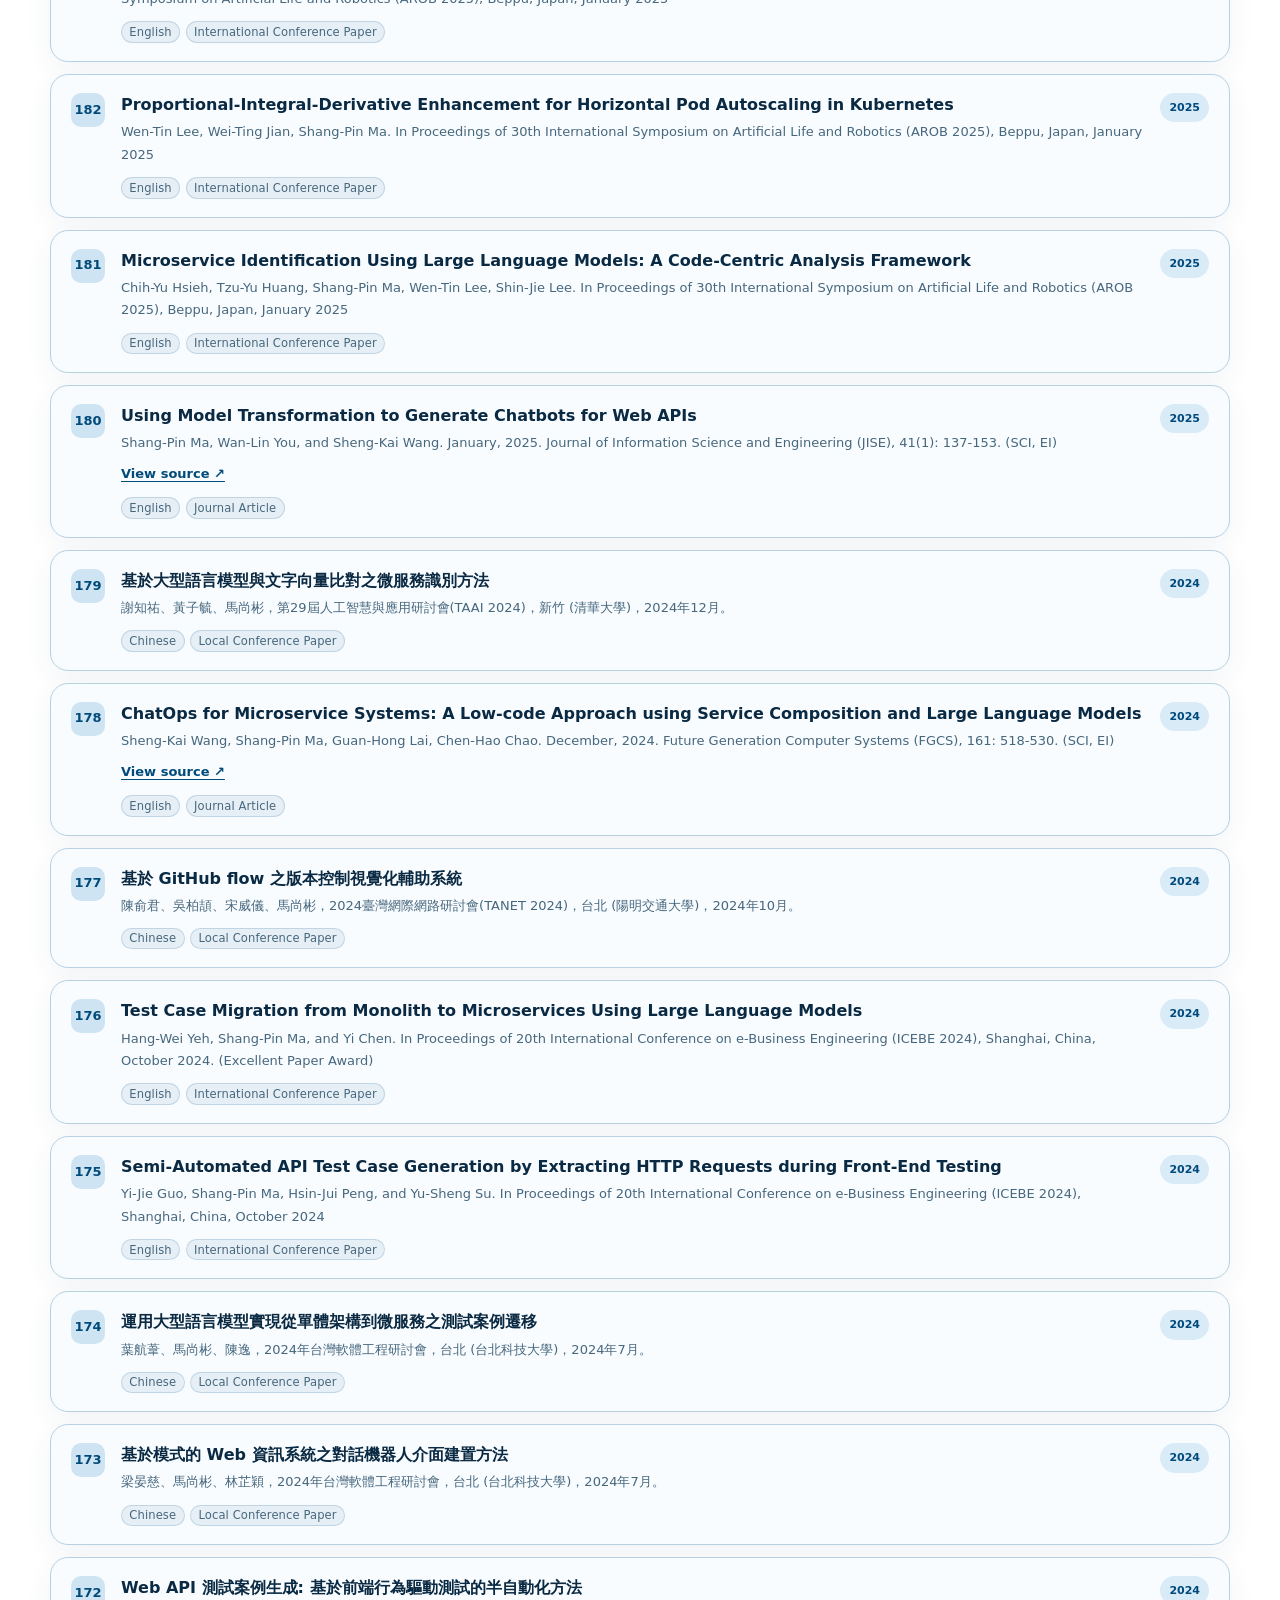
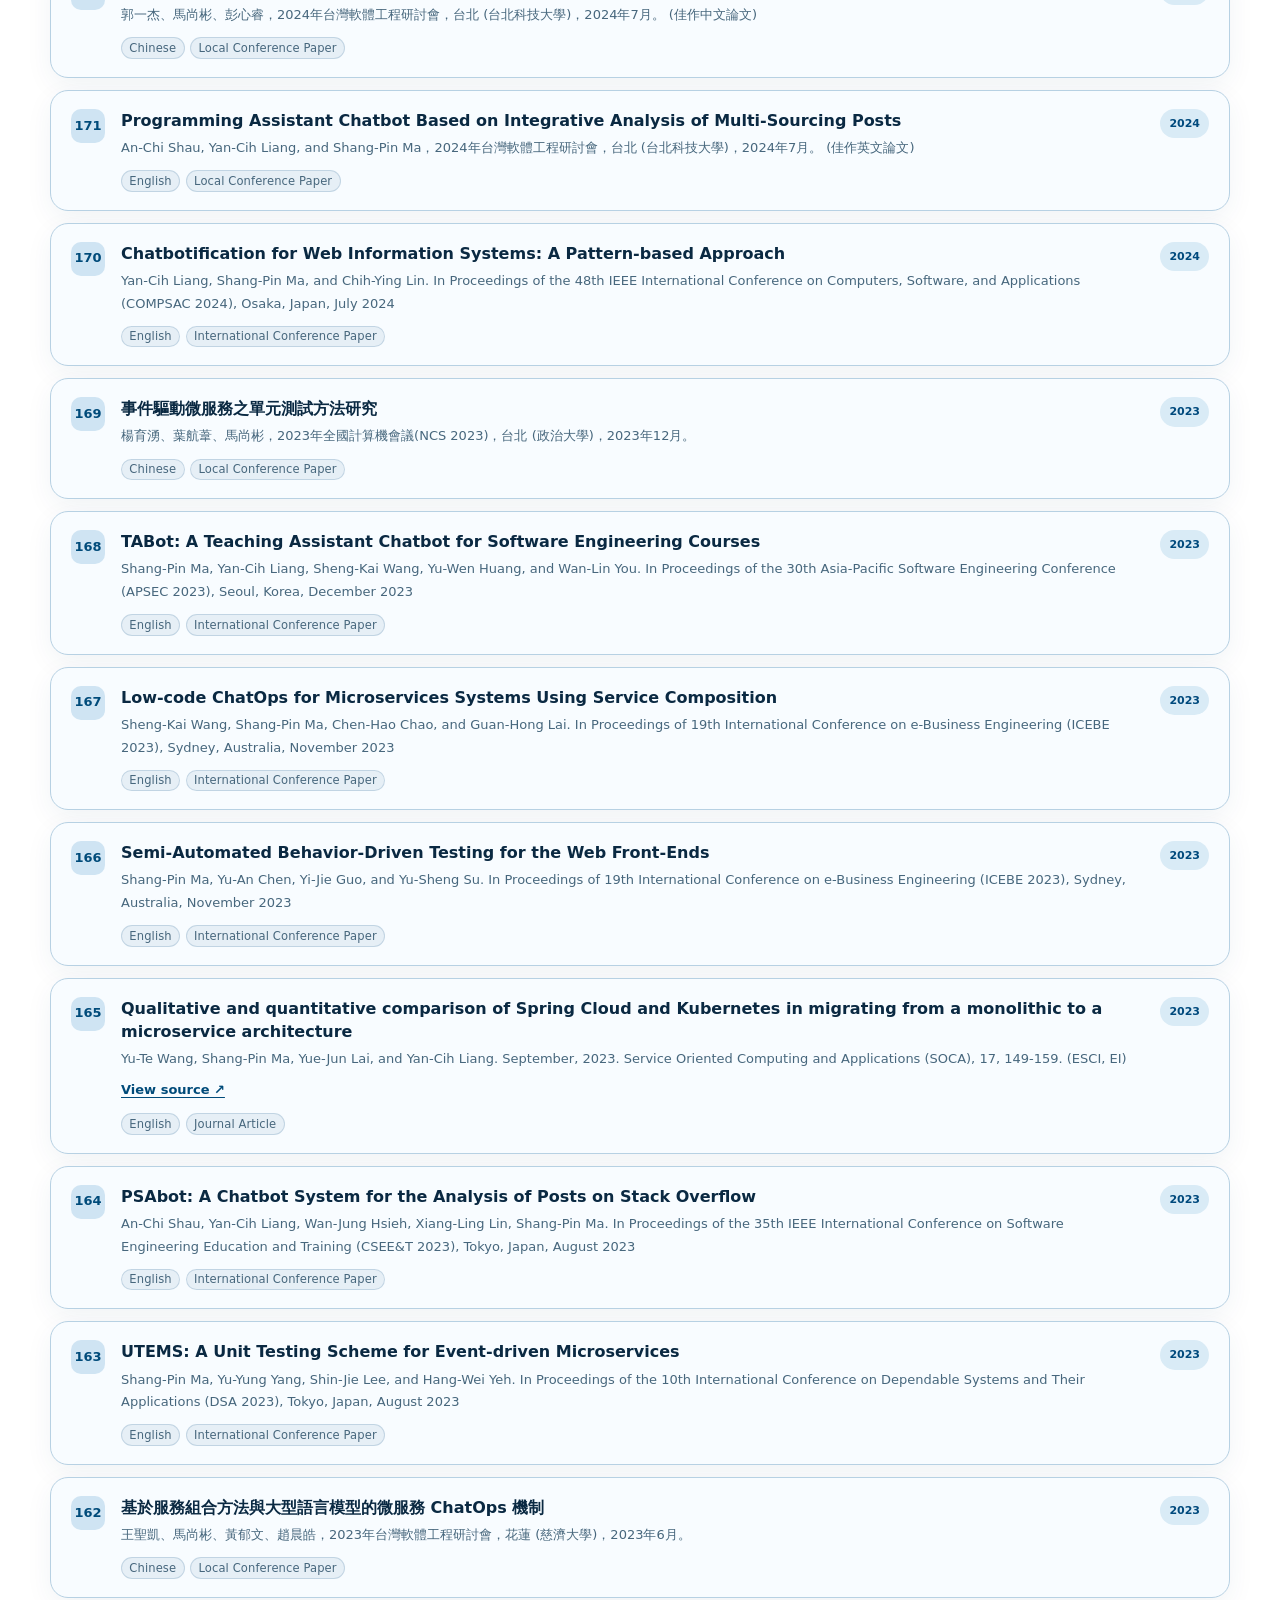
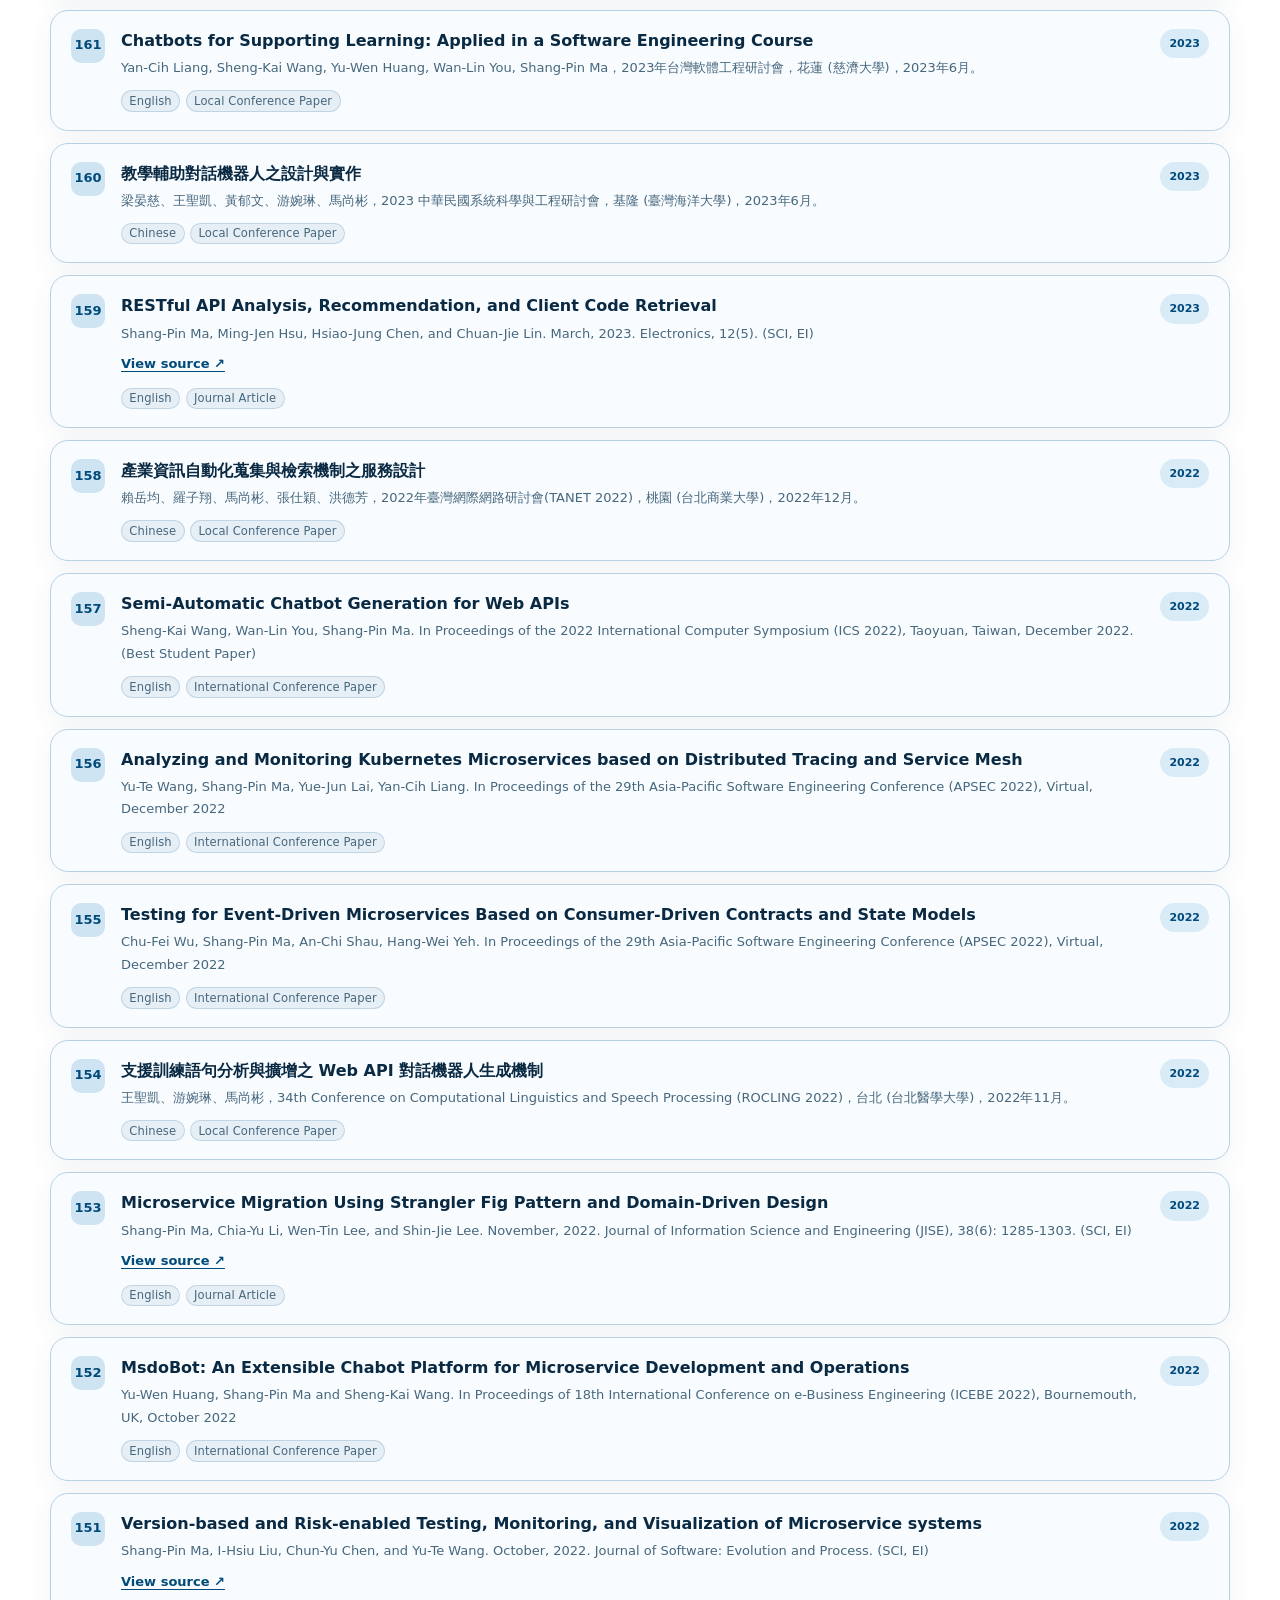
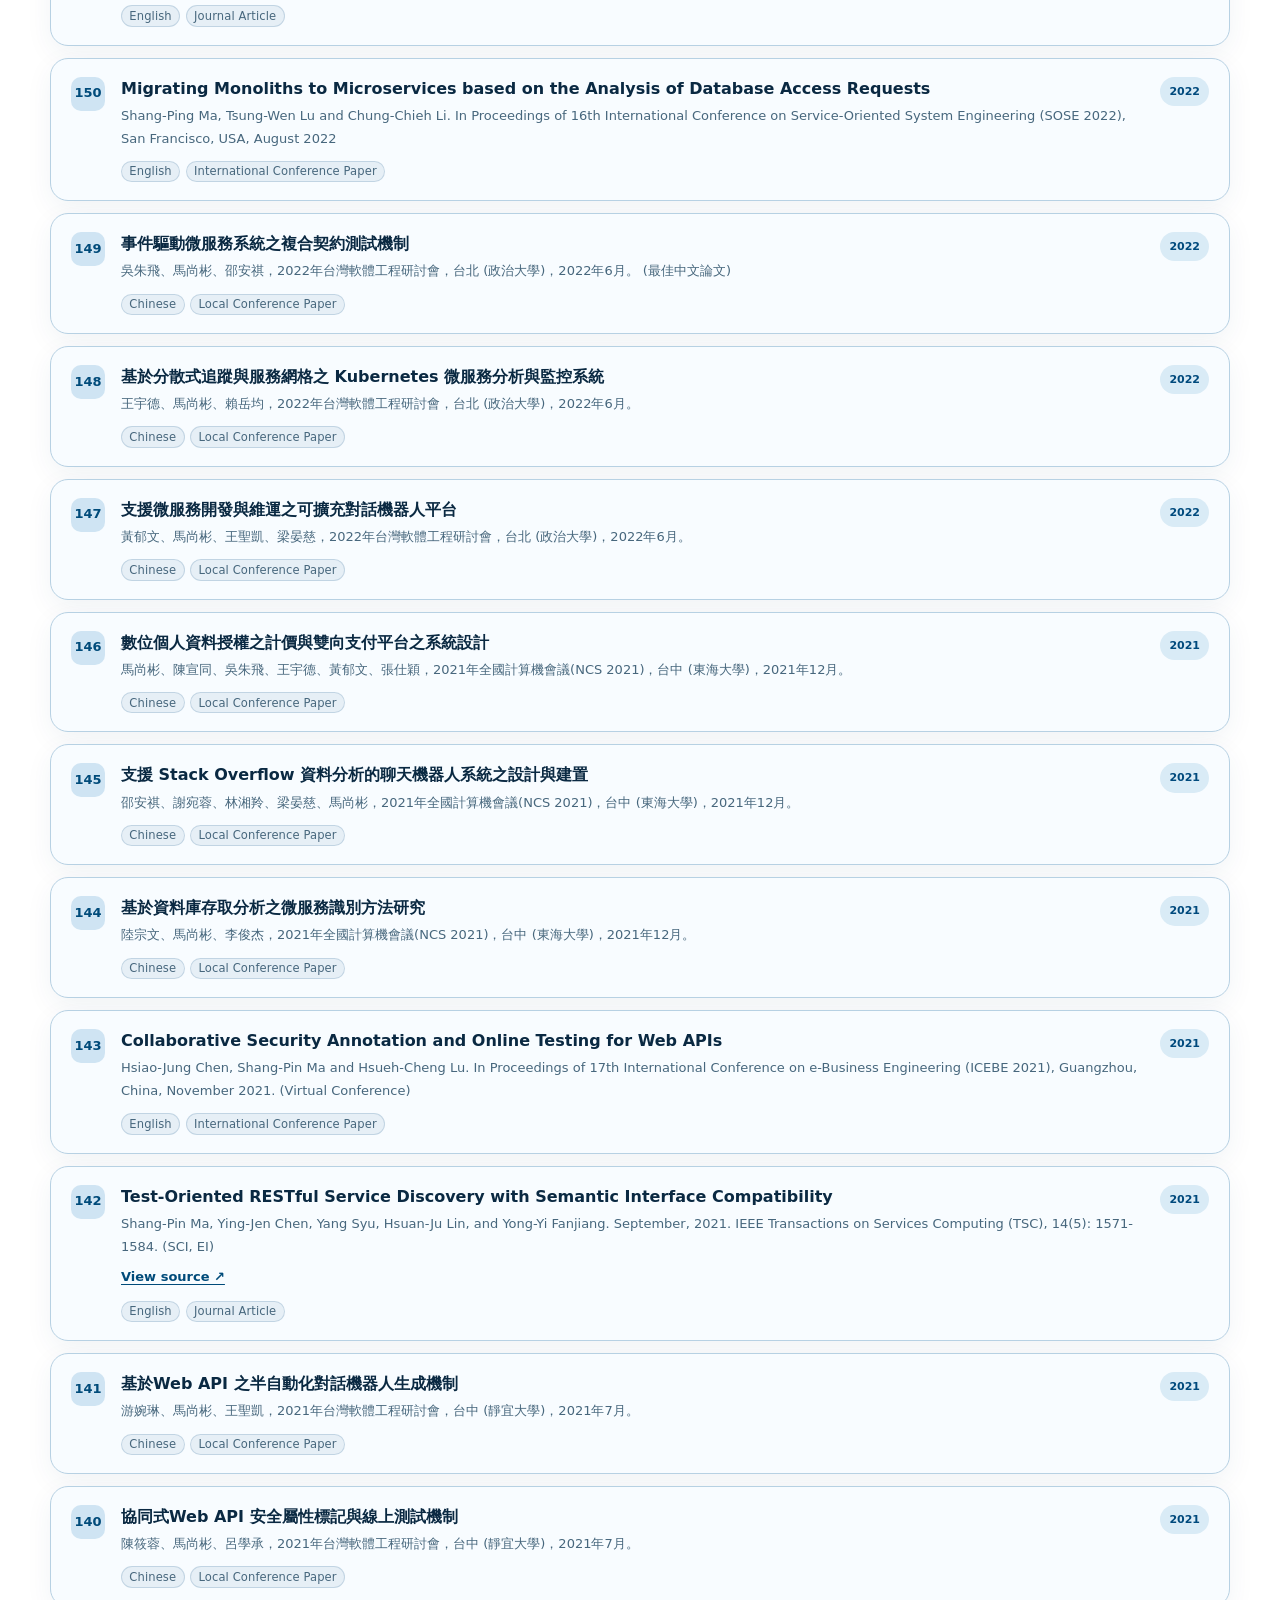
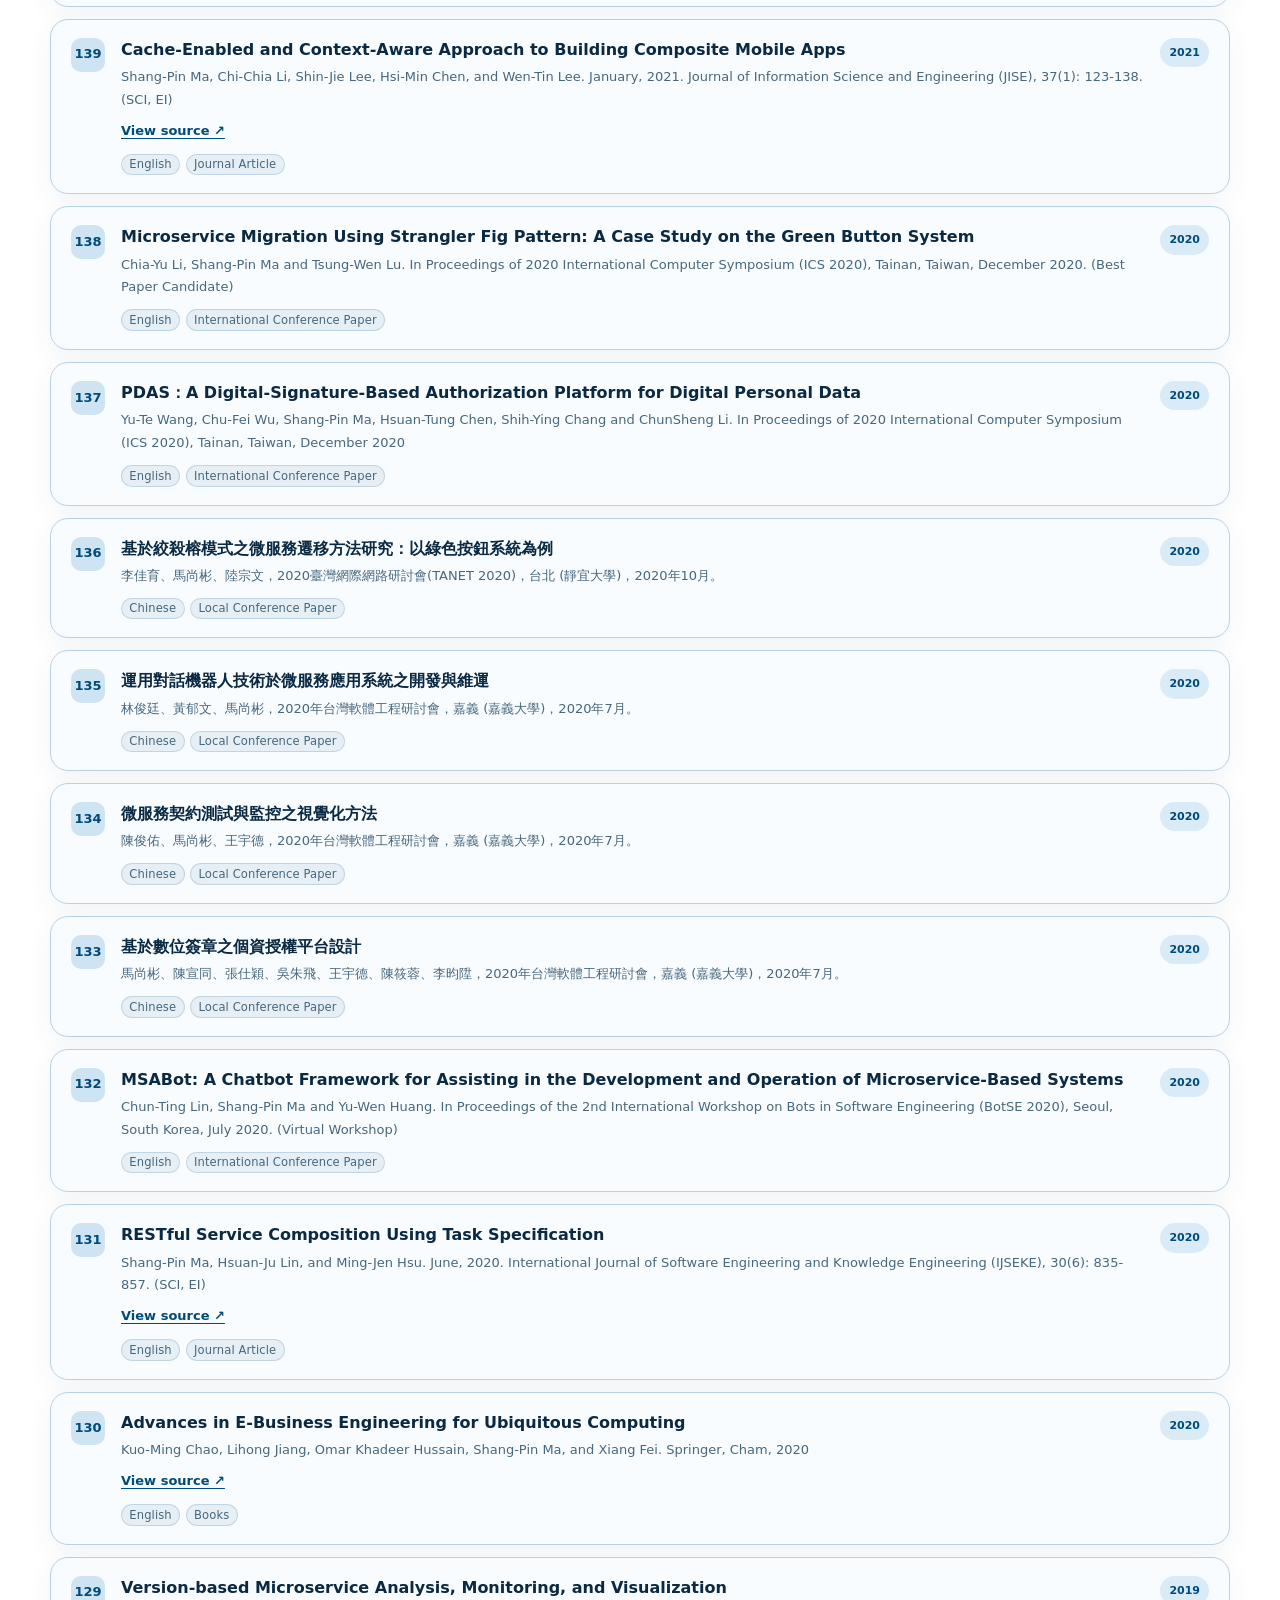
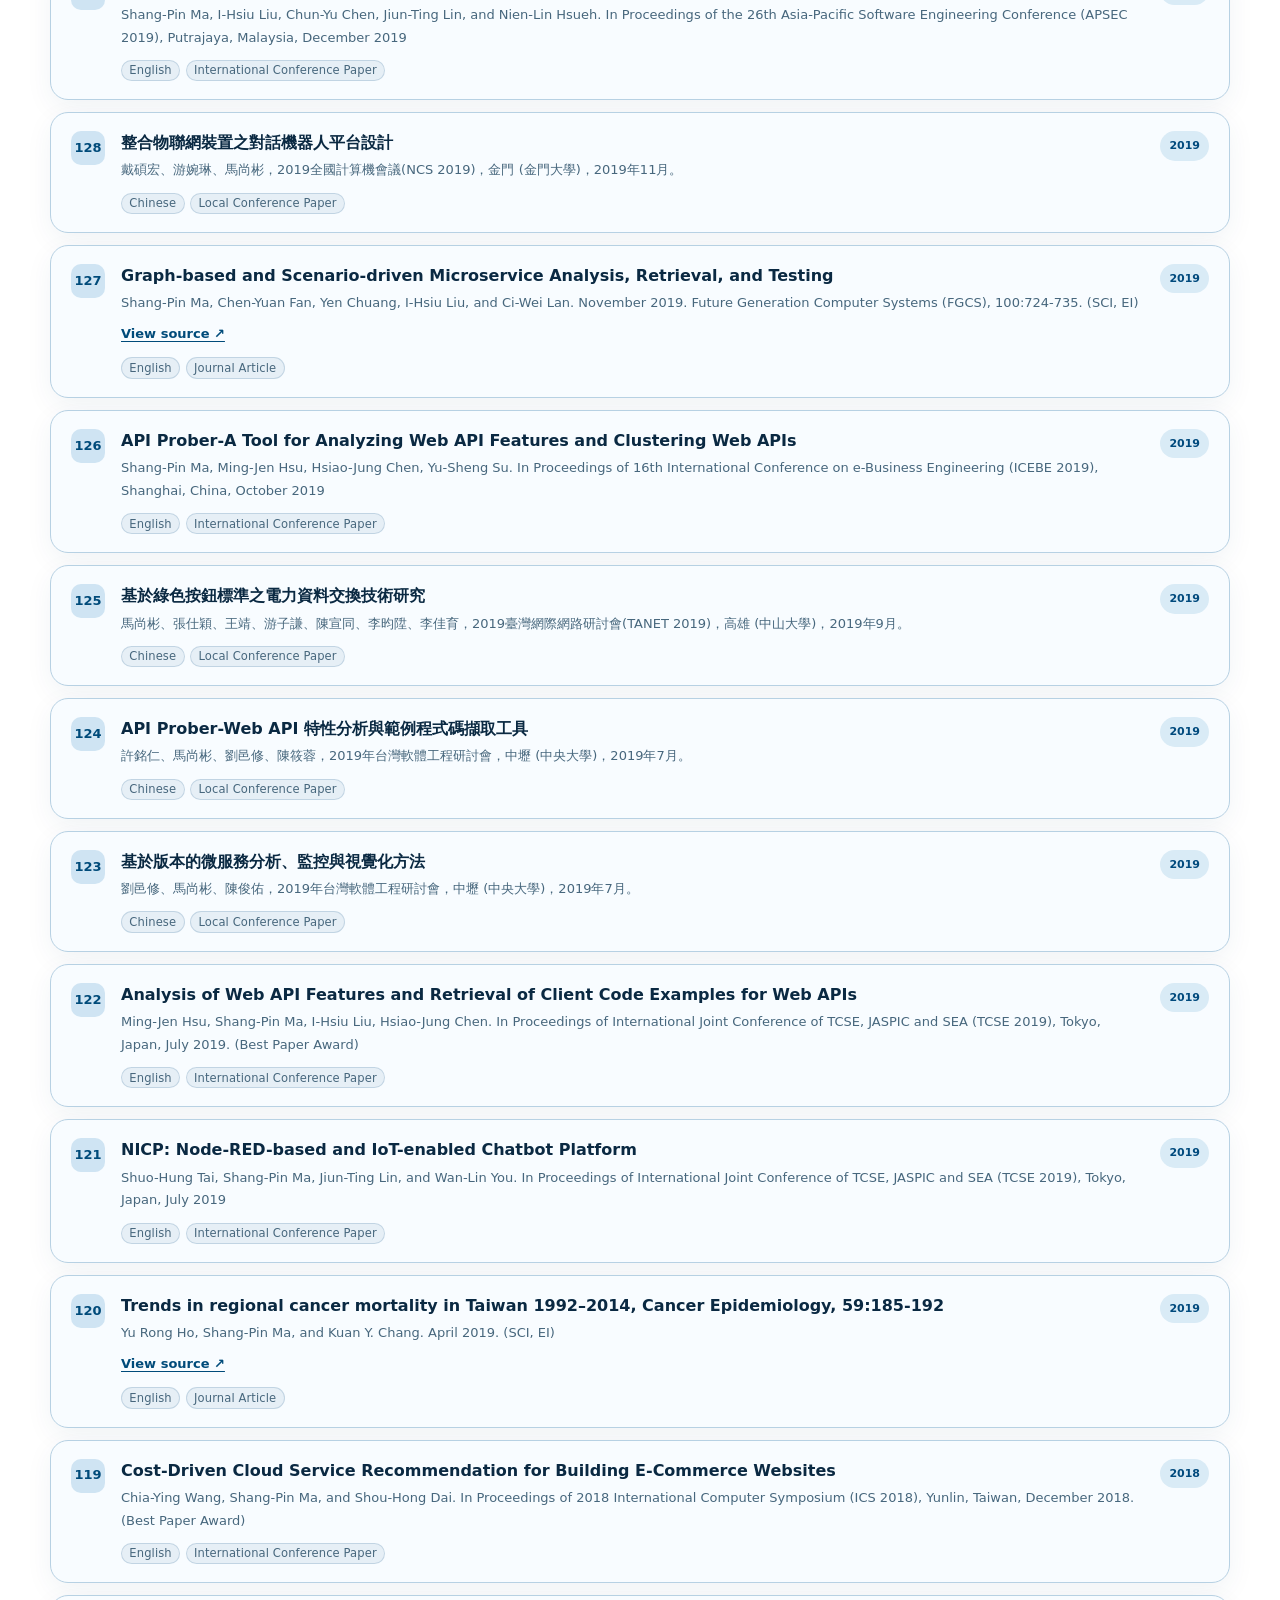
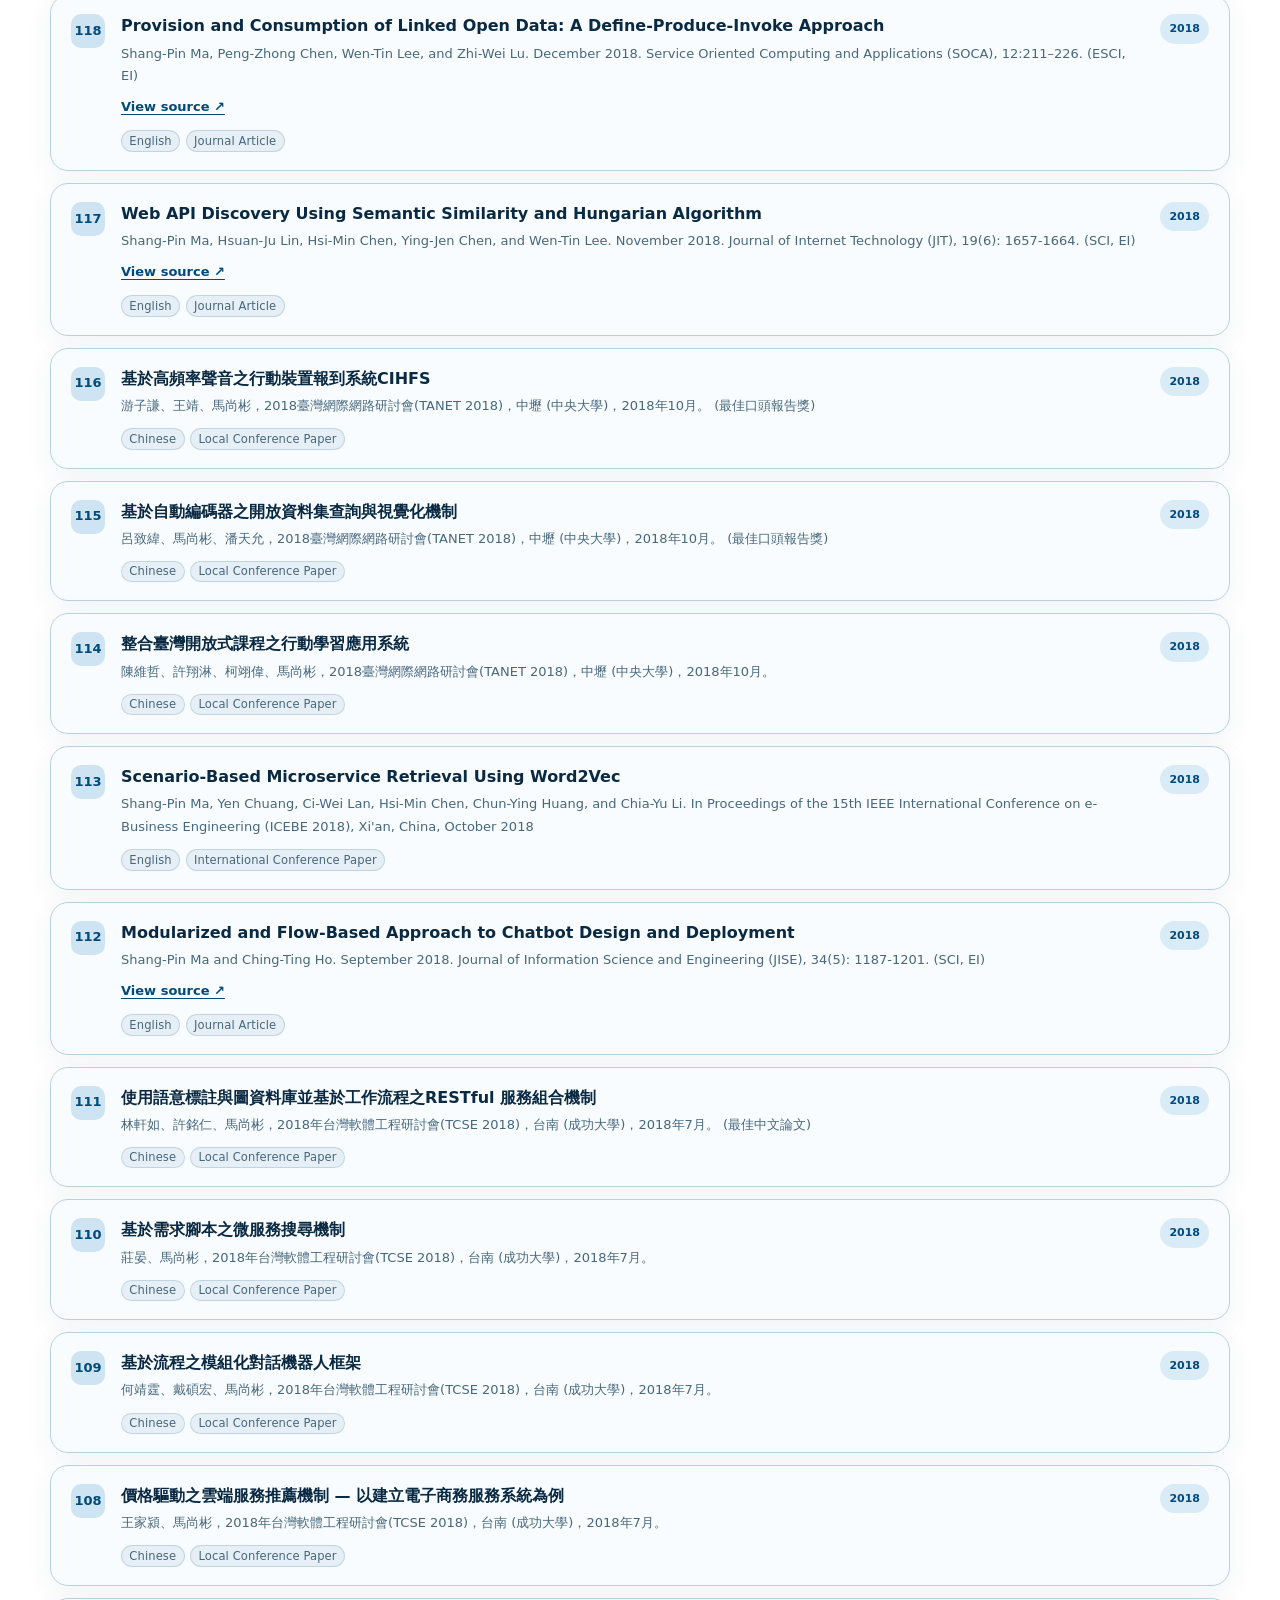
<file: en/publications.html>
<!DOCTYPE html>

<html data-theme="light" lang="en">

<head>
    <meta charset="utf-8" />
    <meta content="width=device-width, initial-scale=1" name="viewport" />
    <title>Publications | SOSELab</title>
    <meta content="SOSELab journal articles, conference papers, books, and patents." name="description" />
    <meta content="#004f7c" name="theme-color" />
    <link href="../assets/images/favicon.svg" rel="icon" type="image/svg+xml" />
    <link href="../assets/css/site.css" rel="stylesheet" />
    <link href="../publications.html" hreflang="zh-Hant" rel="alternate" />
    <style>
        /* Publication classification tags: compact labels at the bottom of each item */
        .publication-record-main .publication-tags {
            display: flex;
            flex-wrap: wrap;
            gap: .35rem;
            margin-top: .65rem;
            margin-bottom: 0;
        }

        .publication-record-main .record-tag {
            display: inline-flex;
            align-items: center;
            width: auto;
            padding: .16rem .46rem;
            border: 1px solid rgba(0, 79, 124, .16);
            border-radius: 999px;
            background: rgba(0, 79, 124, .07);
            color: var(--muted, #5f7182);
            font-size: .72rem;
            font-weight: 500;
            line-height: 1.25;
            letter-spacing: .01em;
        }
    </style>
</head>

<body>
    <a class="skip-link" href="#main">Skip to main content</a>
    <header class="site-header" id="top">
        <div class="container header-inner">
            <a aria-label="SOSELab Home" class="brand" href="index.html">
                <span class="brand-mark"><span>S</span></span>
                <span><strong>SOSELab</strong><small>Service-Oriented Software Engineering Lab · NTOU</small></span>
            </a>
            <nav aria-label="Main navigation" class="desktop-nav"><a class="nav-link" href="index.html">Home</a><a
                    class="nav-link" href="director.html">Director</a><a class="nav-link active"
                    href="publications.html">Publications</a><a class="nav-link" href="people.html">People</a><a
                    class="nav-link" href="projects.html">Undergraduate Research</a><a class="nav-link"
                    href="resources.html">Research Resources</a></nav>
            <div class="header-actions"><a aria-label="切換至中文版" class="lang-switch" href="../publications.html"
                    lang="zh-Hant">中文</a>
                <button aria-label="Toggle dark mode" class="icon-btn" data-theme-toggle=""><svg aria-hidden="true"
                        class="icon" fill="none" height="22" stroke="currentColor" stroke-linecap="round"
                        stroke-linejoin="round" stroke-width="1.8" viewbox="0 0 24 24" width="22">
                        <path d="M21 12.79A9 9 0 1 1 11.21 3 7 7 0 0 0 21 12.79Z"></path>
                    </svg></button>
                <button aria-expanded="false" aria-label="Open menu" class="icon-btn mobile-menu-btn"
                    data-menu-toggle=""><svg aria-hidden="true" class="icon" fill="none" height="22"
                        stroke="currentColor" stroke-linecap="round" stroke-linejoin="round" stroke-width="1.8"
                        viewbox="0 0 24 24" width="22">
                        <path d="M4 7h16M4 12h16M4 17h16"></path>
                    </svg></button>
            </div>
        </div>
        <nav aria-label="Mobile navigation" class="mobile-nav" data-mobile-nav=""><a class="nav-link"
                href="index.html">Home</a><a class="nav-link" href="director.html">Director</a><a
                class="nav-link active" href="publications.html">Publications</a><a class="nav-link"
                href="people.html">People</a><a class="nav-link" href="projects.html">Undergraduate Research</a><a
                class="nav-link" href="resources.html">Research Resources</a></nav>
    </header>
    <main id="main">
        <section class="page-hero">
            <div class="container">
                <div class="breadcrumbs"><a href="index.html">Home</a><svg aria-hidden="true" class="icon" fill="none"
                        height="14" stroke="currentColor" stroke-linecap="round" stroke-linejoin="round"
                        stroke-width="1.8" viewbox="0 0 24 24" width="14">
                        <path d="m9 18 6-6-6-6"></path>
                    </svg><span>Publications</span></div>
                <div class="kicker">Publications</div>
                <h1 class="page-title">Publications</h1>
                <p class="bilingual-note">Bibliographic titles, author names, venues, and citation details are retained
                    in their original publication language to preserve citation accuracy.</p>
            </div>
        </section>
        <section class="section compact">
            <div class="container">
                <div class="toolbar publication-toolbar">
                    <div class="search-box">
                        <input aria-label="Search publications" data-search=""
                            placeholder="Search author, title, conference, or journal..." type="search" />
                    </div>
                    <select aria-label="Publication type" class="filter-select" data-filter="">
                        <option value="all">All Types</option>
                        <option value="journal">Journal Article</option>
                        <option value="international">International Conferences</option>
                        <option value="local">Local Conferences</option>
                        <option value="book">Books</option>
                        <option value="patent">Patents</option>
                    </select>
                    <div class="sort-control"><select class="filter-select" data-sort-control=""
                            data-sort-target="#publication-records" id="publication-records-sort">
                            <option selected="selected" value="desc">Sort: Newest to Oldest</option>
                            <option value="asc">Sort: Oldest to Newest</option>
                        </select>
                    </div>
                </div>
                <div class="list-stack" data-sort-container="" id="publication-records">
                    <article class="list-item" data-category="journal" data-language="en" data-order="212"
                        data-permanent-number="212" data-search-item="" data-sort-item="" data-year="2026"><span
                            class="list-index">212</span>
                        <div class="publication-record-main">
                            <h3><a class="disabled text-decoration-none"
                                    href=""
                                    rel="noopener noreferrer" target="_blank">MicroViSim: Lightweight Design-Time Simulation and Visualization for Kubernetes-Based Microservice Architecture Evolution</a></h3>
                            <div class="list-meta">Wei-Kai Lin, Shang-Pin Ma, Chih-Hsuan Chu, Shin-Jie Lee, and Wen-Tin Lee. Automated Software Engineering (ASE). (SCI, EI) (to appear)</div>
                            <div class="publication-tags"><span class="record-tag record-tag-language">English</span><span
                                    class="record-tag record-tag-type">Journal Article</span></div>
                        </div><span class="pill year-pill">2026</span>
                    </article>
                    <article class="list-item" data-category="international" data-language="en" data-order="210"
                        data-permanent-number="211" data-search-item="" data-sort-item="" data-year="2026"><span
                            class="list-index">211</span>
                        <div class="publication-record-main">
                            <h3>Shifting Paradigms in Healthcare Interoperability: A Systematic Review of Service-Oriented and Microservice Architectures in Medical Systems</h3>
                            <div class="list-meta">Chun-Sheng Li, Shang-Pin Ma, and Tsung-Hsi Lin. 2026 8th International Conference on Software Engineering and Development (ICSED 2026), Okinawa, Japan, October, 2026.</div>
                            <div class="publication-tags"><span class="record-tag record-tag-language">English</span><span
                                    class="record-tag record-tag-type">International Conference Paper</span></div>
                        </div><span class="pill year-pill">2026</span>
                    </article>
                    <article class="list-item" data-category="journal" data-language="en" data-order="210"
                        data-permanent-number="210" data-search-item="" data-sort-item="" data-year="2026"><span
                            class="list-index">210</span>
                        <div class="publication-record-main">
                            <h3><a class="disabled text-decoration-none"
                                    href=""
                                    rel="noopener noreferrer" target="_blank">Automated Microservice Identification and Migration Based on Code Summarization and Microservice Patterns</a></h3>
                            <div class="list-meta">Shang-Pin Ma, Tzu-Yu Huang, Chih-Yu Hsieh, and Chun-Sheng Li. Journal of Information Science and Engineering (JISE). (SCI, EI) (to appear)</div>
                            <div class="publication-tags"><span class="record-tag record-tag-language">English</span><span
                                    class="record-tag record-tag-type">Journal Article</span></div>
                        </div><span class="pill year-pill">2026</span>
                    </article>
                    <article class="list-item" data-category="journal" data-language="en" data-order="209" 
                        data-permanent-number="209" data-search-item="" data-sort-item="" data-year="2026"><span
                            class="list-index">209</span>
                        <div class="publication-record-main">
                            <h3><a class="disabled text-decoration-none"
                                    href=""
                                    rel="noopener noreferrer" target="_blank">Constructing Chatbots using Generative AI and Domain Knowledge</a></h3>
                            <div class="list-meta">Chih-Ying Lin, Shan-Yi Lin, Yan-Cih Liang, and Shang-Pin Ma. Journal of Information Science and Engineering (JISE). (SCI, EI) (to appear)</div>
                            <div class="publication-tags"><span class="record-tag record-tag-language">English</span><span
                                    class="record-tag record-tag-type">Journal Article</span></div>
                        </div><span class="pill year-pill">2026</span>
                    </article>
                    <article class="list-item" data-category="international" data-language="en" data-order="208"
                        data-permanent-number="208" data-search-item="" data-sort-item="" data-year="2026"><span
                            class="list-index">208</span>
                        <div class="publication-record-main">
                            <h3>LLM-Powered ChatOps-Based Microservice Quality Analysis and Assessment</h3>
                            <div class="list-meta">Chen-Hao Chao, Shang-Pin Ma, Yu-Chieh Chang, and Wen-Tin Lee. 234th IEEE/ACIS International Conference on Software Engineering, Artificial Intelligence, Networking and Parallel/Distributed Computing (SNPD2026), Okayama, Japan, August, 2026.</div>
                            <div class="publication-tags"><span class="record-tag record-tag-language">English</span><span
                                    class="record-tag record-tag-type">International Conference Paper</span></div>
                        </div><span class="pill year-pill">2026</span>
                    </article>
                    <article class="list-item" data-category="international" data-language="en" data-order="203"
                        data-permanent-number="203" data-search-item="" data-sort-item="" data-year="2026"><span
                            class="list-index">203</span>
                        <div class="publication-record-main">
                            <h3>Hierarchical Semantic Anchoring: Progressive Hierarchical Retrieval for Intent-Grounded
                                Task Placement in LLM-Assisted Mind Maps</h3>
                            <div class="list-meta">Dong-Yi Su, Chang-Yen Liu, Jun-Yu Wang, Shang-Pin Ma, 2026 IEEE the
                                6th International Conference on Software Engineering and Artificial Intelligence (SEAI
                                2026), Fuzhou, China, June, 2026.</div>
                            <div class="publication-tags"><span
                                    class="record-tag record-tag-language">English</span><span
                                    class="record-tag record-tag-type">International Conference Paper</span></div>
                        </div><span class="pill year-pill">2026</span>
                    </article>
                    <article class="list-item" data-category="local" data-language="zh" data-order="206"
                        data-permanent-number="206" data-search-item="" data-sort-item="" data-year="2026"><span
                            class="list-index">206</span>
                        <div class="publication-record-main">
                            <h3>CasDoc: 以規格驅動軟體文件生成與維護之智慧代理工作平台</h3>
                            <div class="list-meta">蘇東毅、劉元楷、簡蔚驊、林彥丞、馬尚彬，臺灣軟體工程研討會(TCSE 2026)，2026年7月。(佳作展示論文)</div>
                            <div class="publication-tags"><span
                                    class="record-tag record-tag-language">Chinese</span><span
                                    class="record-tag record-tag-type">Local Conference Paper</span></div>
                        </div><span class="pill year-pill">2026</span>
                    </article>
                    <article class="list-item" data-category="local" data-language="zh" data-order="204"
                        data-permanent-number="204" data-search-item="" data-sort-item="" data-year="2026"><span
                            class="list-index">204</span>
                        <div class="publication-record-main">
                            <h3>整合知識圖譜與事實一致性驗證之檢索擴增生成框架設計</h3>
                            <div class="list-meta">林芷穎、馬尚彬、林珊銥，臺灣軟體工程研討會(TCSE 2026)，2026年7月。(最佳中文論文)</div>
                            <div class="publication-tags"><span
                                    class="record-tag record-tag-language">Chinese</span><span
                                    class="record-tag record-tag-type">Local Conference Paper</span></div>
                        </div><span class="pill year-pill">2026</span>
                    </article>
                    <article class="list-item" data-category="local" data-language="zh" data-order="207"
                        data-permanent-number="207" data-search-item="" data-sort-item="" data-year="2026"><span
                            class="list-index">207</span>
                        <div class="publication-record-main">
                            <h3>基於 OpenTelemetry 並支援資訊安全分析之微服務可觀測性平台設計</h3>
                            <div class="list-meta">吳乃元、馬尚彬，臺灣軟體工程研討會(TCSE 2026)，2026年7月。</div>
                            <div class="publication-tags"><span
                                    class="record-tag record-tag-language">Chinese</span><span
                                    class="record-tag record-tag-type">Local Conference Paper</span></div>
                        </div><span class="pill year-pill">2026</span>
                    </article>
                    <article class="list-item" data-category="local" data-language="en" data-order="205"
                        data-permanent-number="205" data-search-item="" data-sort-item="" data-year="2026"><span
                            class="list-index">205</span>
                        <div class="publication-record-main">
                            <h3>Migrating Monolithic Systems to Microservice Architectures: A Test-Driven and
                                Large-Language-Model-Based Approach</h3>
                            <div class="list-meta">Yi Chen, Shang-Pin Ma，臺灣軟體工程研討會(TCSE 2026)，2026年7月。(佳作中文論文)</div>
                            <div class="publication-tags"><span
                                    class="record-tag record-tag-language">English</span><span
                                    class="record-tag record-tag-type">Local Conference Paper</span></div>
                        </div><span class="pill year-pill">2026</span>
                    </article>
                    <article class="list-item" data-category="journal" data-language="en" data-order="202"
                        data-permanent-number="202" data-search-item="" data-sort-item="" data-year="2026"><span
                            class="list-index">202</span>
                        <div class="publication-record-main">
                            <h3><a class="publication-title-link"
                                    href="https://jise.iis.sinica.edu.tw/JISESearch/fullText;jsessionid=4d4621c966bbcff1ea37af68236e?pId=2878&code=AD304505D61879D"
                                    rel="noopener noreferrer" target="_blank">Using Multi-Source Integration and
                                    Information Retrieval Technology to Program Question-and-Answering Chatbots</a></h3>
                            <div class="list-meta">An-Chi Shau, Shang-Pin Ma. May, 2026. Journal of Information Science
                                and Engineering (JISE), 42(3). (SCI, EI)</div><a class="record-link"
                                href="https://jise.iis.sinica.edu.tw/JISESearch/fullText;jsessionid=4d4621c966bbcff1ea37af68236e?pId=2878&code=AD304505D61879D"
                                rel="noopener noreferrer" target="_blank">View source ↗</a>
                            <div class="publication-tags"><span
                                    class="record-tag record-tag-language">English</span><span
                                    class="record-tag record-tag-type">Journal Article</span></div>
                        </div><span class="pill year-pill">2026</span>
                    </article>
                    <article class="list-item" data-category="international" data-language="en" data-order="201"
                        data-permanent-number="201" data-search-item="" data-sort-item="" data-year="2026"><span
                            class="list-index">201</span>
                        <div class="publication-record-main">
                            <h3>Patterns for Constructing Teaching Assistant Chatbots Using LLM</h3>
                            <div class="list-meta">Shan-Yi Lin, Chih-Ying Lin, Shang-Pin Ma. In Proceedings of 12th
                                AsianPLoP Conference, Yokohama, Japan, March, 2026</div>
                            <div class="publication-tags"><span
                                    class="record-tag record-tag-language">English</span><span
                                    class="record-tag record-tag-type">International Conference Paper</span></div>
                        </div><span class="pill year-pill">2026</span>
                    </article>
                    <article class="list-item" data-category="international" data-language="en" data-order="200"
                        data-permanent-number="200" data-search-item="" data-sort-item="" data-year="2026"><span
                            class="list-index">200</span>
                        <div class="publication-record-main">
                            <h3>Patterns for AI-Assisted Document Maintenance and Traceability</h3>
                            <div class="list-meta">Dong-Yi Su, Yuan-Kai Liu, Wei-Hua Chien, Yan-Cheng Lin, and Shang-Pin
                                Ma. In Proceedings of 12th AsianPLoP Conference, Yokohama, Japan, March, 2026</div>
                            <div class="publication-tags"><span
                                    class="record-tag record-tag-language">English</span><span
                                    class="record-tag record-tag-type">International Conference Paper</span></div>
                        </div><span class="pill year-pill">2026</span>
                    </article>
                    <article class="list-item" data-category="international" data-language="en" data-order="199"
                        data-permanent-number="199" data-search-item="" data-sort-item="" data-year="2026"><span
                            class="list-index">199</span>
                        <div class="publication-record-main">
                            <h3>Patterns for Collecting and Interpretable Filtering of Online Knowledge</h3>
                            <div class="list-meta">Yi Chen, Nai-Yuan Wu, Wei-Kai Lin, Tzu-Hsiang Lo, Yue-Jun Lai, and
                                Shang-Pin Ma. In Proceedings of 12th AsianPLoP Conference, Yokohama, Japan, March, 2026
                            </div>
                            <div class="publication-tags"><span
                                    class="record-tag record-tag-language">English</span><span
                                    class="record-tag record-tag-type">International Conference Paper</span></div>
                        </div><span class="pill year-pill">2026</span>
                    </article>
                    <article class="list-item" data-category="international" data-language="en" data-order="198"
                        data-permanent-number="198" data-search-item="" data-sort-item="" data-year="2026"><span
                            class="list-index">198</span>
                        <div class="publication-record-main">
                            <h3>Patterns for Improving Participant Experiences of Exhibition-Style Competitions</h3>
                            <div class="list-meta">Yu-Hsuan Chao, Shang-Pin Ma, and Nien-Lin Hsueh. In Proceedings of
                                12th AsianPLoP Conference, Yokohama, Japan, March, 2026</div>
                            <div class="publication-tags"><span
                                    class="record-tag record-tag-language">English</span><span
                                    class="record-tag record-tag-type">International Conference Paper</span></div>
                        </div><span class="pill year-pill">2026</span>
                    </article>
                    <article class="list-item" data-category="local" data-language="zh" data-order="197"
                        data-permanent-number="197" data-search-item="" data-sort-item="" data-year="2025"><span
                            class="list-index">197</span>
                        <div class="publication-record-main">
                            <h3>基於生成式 AI 並落實敏捷開發的軟體文件追溯平台設計與實作</h3>
                            <div class="list-meta">蘇東毅、劉元楷、林彥丞、簡蔚驊、馬尚彬，第30屆資訊管理暨實務研討會(IMP2025)，2025年12月。</div>
                            <div class="publication-tags"><span
                                    class="record-tag record-tag-language">Chinese</span><span
                                    class="record-tag record-tag-type">Local Conference Paper</span></div>
                        </div><span class="pill year-pill">2025</span>
                    </article>
                    <article class="list-item" data-category="local" data-language="zh" data-order="196"
                        data-permanent-number="196" data-search-item="" data-sort-item="" data-year="2025"><span
                            class="list-index">196</span>
                        <div class="publication-record-main">
                            <h3>輔助大學教學實踐研究計畫撰寫與執行之問答機器人設計</h3>
                            <div class="list-meta">陳宏逸、趙宇瑄、馬尚彬，第30屆人工智慧與應用研討會(TAAI 2025)，台北 (師範大學)，2025年12月。</div>
                            <div class="publication-tags"><span
                                    class="record-tag record-tag-language">Chinese</span><span
                                    class="record-tag record-tag-type">Local Conference Paper</span></div>
                        </div><span class="pill year-pill">2025</span>
                    </article>
                    <article class="list-item" data-category="international" data-language="en" data-order="195"
                        data-permanent-number="195" data-search-item="" data-sort-item="" data-year="2025"><span
                            class="list-index">195</span>
                        <div class="publication-record-main">
                            <h3>MicroViSim: Simulation and Visualization of Kubernetes-Based Microservice Systems</h3>
                            <div class="list-meta">Wei-Kai Lin, Shang-Pin Ma, Shin-Jie Lee, Wen-Tin Lee. In Proceedings
                                of 7th International Workshop on Automated and verifiable Software sYstem DEvelopment
                                (ASYDE 2025), Seoul, South Korea, November 2025</div>
                            <div class="publication-tags"><span
                                    class="record-tag record-tag-language">English</span><span
                                    class="record-tag record-tag-type">International Conference Paper</span></div>
                        </div><span class="pill year-pill">2025</span>
                    </article>
                    <article class="list-item" data-category="international" data-language="en" data-order="194"
                        data-permanent-number="194" data-search-item="" data-sort-item="" data-year="2025"><span
                            class="list-index">194</span>
                        <div class="publication-record-main">
                            <h3>LLM-Powered ChatOps Approach to Microservice Deployment Pipeline Automation and
                                Monitoring</h3>
                            <div class="list-meta">Guan-Hong Lai, Shang-Pin Ma, and An-Yu Li. In Proceedings of 21st
                                International Conference on e-Business Engineering (ICEBE 2025), Buraydah, Saudi Arabia,
                                November 2025</div>
                            <div class="publication-tags"><span
                                    class="record-tag record-tag-language">English</span><span
                                    class="record-tag record-tag-type">International Conference Paper</span></div>
                        </div><span class="pill year-pill">2025</span>
                    </article>
                    <article class="list-item" data-category="local" data-language="zh" data-order="193"
                        data-permanent-number="193" data-search-item="" data-sort-item="" data-year="2025"><span
                            class="list-index">193</span>
                        <div class="publication-record-main">
                            <h3>結合影像處理方法與大語言模型之資訊圖表轉結構化數值資料混合方法</h3>
                            <div class="list-meta">林珊銥、林芷穎、馬尚彬、李胡禎、張仕穎，2025臺灣網際網路研討會(TANET 2025)，宜蘭 (宜蘭大學)，2025年10月。
                            </div>
                            <div class="publication-tags"><span
                                    class="record-tag record-tag-language">Chinese</span><span
                                    class="record-tag record-tag-type">Local Conference Paper</span></div>
                        </div><span class="pill year-pill">2025</span>
                    </article>
                    <article class="list-item" data-category="international" data-language="en" data-order="192"
                        data-permanent-number="192" data-search-item="" data-sort-item="" data-year="2025"><span
                            class="list-index">192</span>
                        <div class="publication-record-main">
                            <h3>FMSA: A Universal Microservice Architecture Based on FHIR Medical Informatics Standard
                            </h3>
                            <div class="list-meta">Chun-Sheng Li, Shang-Pin Ma, and Tsung-Hsi Lin. 2025 Second
                                International Conference on Artificial Intelligence for Medicine, Health, and Care
                                (AIxMHC), Taichung, October, 2025. (Runner-Up Award)</div>
                            <div class="publication-tags"><span
                                    class="record-tag record-tag-language">English</span><span
                                    class="record-tag record-tag-type">International Conference Paper</span></div>
                        </div><span class="pill year-pill">2025</span>
                    </article>
                    <article class="list-item" data-category="local" data-language="zh" data-order="191"
                        data-permanent-number="191" data-search-item="" data-sort-item="" data-year="2025"><span
                            class="list-index">191</span>
                        <div class="publication-record-main">
                            <h3>混合式微服務架構之可觀測性研究</h3>
                            <div class="list-meta">賴岳均、馬尚彬、吳乃元，2025年臺灣雲端與服務計算研討會(TWSC2 2025)，2025年7月。 (最佳論文)</div>
                            <div class="publication-tags"><span
                                    class="record-tag record-tag-language">Chinese</span><span
                                    class="record-tag record-tag-type">Local Conference Paper</span></div>
                        </div><span class="pill year-pill">2025</span>
                    </article>
                    <article class="list-item" data-category="local" data-language="zh" data-order="190"
                        data-permanent-number="190" data-search-item="" data-sort-item="" data-year="2025"><span
                            class="list-index">190</span>
                        <div class="publication-record-main">
                            <h3>FMSA: 基於 FHIR 醫學資訊標準的通用型微服務架構</h3>
                            <div class="list-meta">李昀陞、馬尚彬、林宗禧，2025年台灣軟體工程研討會，高雄 (高雄師範大學)，2025年6月。 (最佳中文論文)</div>
                            <div class="publication-tags"><span
                                    class="record-tag record-tag-language">Chinese</span><span
                                    class="record-tag record-tag-type">Local Conference Paper</span></div>
                        </div><span class="pill year-pill">2025</span>
                    </article>
                    <article class="list-item" data-category="local" data-language="zh" data-order="189"
                        data-permanent-number="189" data-search-item="" data-sort-item="" data-year="2025"><span
                            class="list-index">189</span>
                        <div class="publication-record-main">
                            <h3>基於ChatOps之微服務品質分析與評估回饋機制</h3>
                            <div class="list-meta">趙晨皓、馬尚彬，2025年台灣軟體工程研討會，高雄 (高雄師範大學)，2025年6月。</div>
                            <div class="publication-tags"><span
                                    class="record-tag record-tag-language">Chinese</span><span
                                    class="record-tag record-tag-type">Local Conference Paper</span></div>
                        </div><span class="pill year-pill">2025</span>
                    </article>
                    <article class="list-item" data-category="local" data-language="zh" data-order="188"
                        data-permanent-number="188" data-search-item="" data-sort-item="" data-year="2025"><span
                            class="list-index">188</span>
                        <div class="publication-record-main">
                            <h3>基於Kubernetes之微服務架構版本視覺化分析與負載模擬機制</h3>
                            <div class="list-meta">林維凱、馬尚彬，2025年台灣軟體工程研討會，高雄 (高雄師範大學)，2025年6月。</div>
                            <div class="publication-tags"><span
                                    class="record-tag record-tag-language">Chinese</span><span
                                    class="record-tag record-tag-type">Local Conference Paper</span></div>
                        </div><span class="pill year-pill">2025</span>
                    </article>
                    <article class="list-item" data-category="local" data-language="en" data-order="187"
                        data-permanent-number="187" data-search-item="" data-sort-item="" data-year="2025"><span
                            class="list-index">187</span>
                        <div class="publication-record-main">
                            <h3>An Automated API Test Case Generation Using Large Language Model and User Behavior
                                Scripts</h3>
                            <div class="list-meta">Hsin-Jui Peng, Shang-Pin Ma，2025年台灣軟體工程研討會，高雄 (高雄師範大學)，2025年6月。
                                (最佳英文論文)</div>
                            <div class="publication-tags"><span
                                    class="record-tag record-tag-language">English</span><span
                                    class="record-tag record-tag-type">Local Conference Paper</span></div>
                        </div><span class="pill year-pill">2025</span>
                    </article>
                    <article class="list-item" data-category="local" data-language="zh" data-order="186"
                        data-permanent-number="186" data-search-item="" data-sort-item="" data-year="2025"><span
                            class="list-index">186</span>
                        <div class="publication-record-main">
                            <h3>基於ChatOps之微服務部署管線自動生成與監控工具</h3>
                            <div class="list-meta">賴冠宏、馬尚彬，2025年台灣軟體工程研討會，高雄 (高雄師範大學)，2025年6月。 (佳作展示論文)</div>
                            <div class="publication-tags"><span
                                    class="record-tag record-tag-language">Chinese</span><span
                                    class="record-tag record-tag-type">Local Conference Paper</span></div>
                        </div><span class="pill year-pill">2025</span>
                    </article>
                    <article class="list-item" data-category="local" data-language="zh" data-order="185"
                        data-permanent-number="185" data-search-item="" data-sort-item="" data-year="2025"><span
                            class="list-index">185</span>
                        <div class="publication-record-main">
                            <h3>基於原始碼重構工具之 Spring Boot 微服務自動遷移方法</h3>
                            <div class="list-meta">黃子毓、馬尚彬，2025年台灣軟體工程研討會，高雄 (高雄師範大學)，2025年6月。 (佳作海報論文)</div>
                            <div class="publication-tags"><span
                                    class="record-tag record-tag-language">Chinese</span><span
                                    class="record-tag record-tag-type">Local Conference Paper</span></div>
                        </div><span class="pill year-pill">2025</span>
                    </article>
                    <article class="list-item" data-category="international" data-language="en" data-order="184"
                        data-permanent-number="184" data-search-item="" data-sort-item="" data-year="2025"><span
                            class="list-index">184</span>
                        <div class="publication-record-main">
                            <h3>The Patterns of Constructing Chatbots Using Generative AI</h3>
                            <div class="list-meta">Chih-Ying Lin, Shan-Yi Lin, Yan-Cih Liang, and Shang-Pin Ma. In
                                Proceedings of 11th AsianPLoP Conference, Taichung, March, 2025</div>
                            <div class="publication-tags"><span
                                    class="record-tag record-tag-language">English</span><span
                                    class="record-tag record-tag-type">International Conference Paper</span></div>
                        </div><span class="pill year-pill">2025</span>
                    </article>
                    <article class="list-item" data-category="international" data-language="en" data-order="183"
                        data-permanent-number="183" data-search-item="" data-sort-item="" data-year="2025"><span
                            class="list-index">183</span>
                        <div class="publication-record-main">
                            <h3>Intelligent Information Gathering and Analysis in Sustainable Energy: A
                                Generative-AI-Enhanced and Microservice-Based Approach</h3>
                            <div class="list-meta">Shang-Pin Ma, Chen-Hao Chao, Wei-Kai Lin, Guan-Hong Lai, Yue-Jun Lai,
                                Shih-Ying Chang, Zihjin Ciou, Jones Hung. In Proceedings of 30th International Symposium
                                on Artificial Life and Robotics (AROB 2025), Beppu, Japan, January 2025</div>
                            <div class="publication-tags"><span
                                    class="record-tag record-tag-language">English</span><span
                                    class="record-tag record-tag-type">International Conference Paper</span></div>
                        </div><span class="pill year-pill">2025</span>
                    </article>
                    <article class="list-item" data-category="international" data-language="en" data-order="182"
                        data-permanent-number="182" data-search-item="" data-sort-item="" data-year="2025"><span
                            class="list-index">182</span>
                        <div class="publication-record-main">
                            <h3>Proportional-Integral-Derivative Enhancement for Horizontal Pod Autoscaling in
                                Kubernetes</h3>
                            <div class="list-meta">Wen-Tin Lee, Wei-Ting Jian, Shang-Pin Ma. In Proceedings of 30th
                                International Symposium on Artificial Life and Robotics (AROB 2025), Beppu, Japan,
                                January 2025</div>
                            <div class="publication-tags"><span
                                    class="record-tag record-tag-language">English</span><span
                                    class="record-tag record-tag-type">International Conference Paper</span></div>
                        </div><span class="pill year-pill">2025</span>
                    </article>
                    <article class="list-item" data-category="international" data-language="en" data-order="181"
                        data-permanent-number="181" data-search-item="" data-sort-item="" data-year="2025"><span
                            class="list-index">181</span>
                        <div class="publication-record-main">
                            <h3>Microservice Identification Using Large Language Models: A Code-Centric Analysis
                                Framework</h3>
                            <div class="list-meta">Chih-Yu Hsieh, Tzu-Yu Huang, Shang-Pin Ma, Wen-Tin Lee, Shin-Jie Lee.
                                In Proceedings of 30th International Symposium on Artificial Life and Robotics (AROB
                                2025), Beppu, Japan, January 2025</div>
                            <div class="publication-tags"><span
                                    class="record-tag record-tag-language">English</span><span
                                    class="record-tag record-tag-type">International Conference Paper</span></div>
                        </div><span class="pill year-pill">2025</span>
                    </article>
                    <article class="list-item" data-category="journal" data-language="en" data-order="180"
                        data-permanent-number="180" data-search-item="" data-sort-item="" data-year="2025"><span
                            class="list-index">180</span>
                        <div class="publication-record-main">
                            <h3><a class="publication-title-link"
                                    href="https://www.airitilibrary.com/Article/Detail/10162364-N202410170003-00008"
                                    rel="noopener noreferrer" target="_blank">Using Model Transformation to Generate
                                    Chatbots for Web APIs</a></h3>
                            <div class="list-meta">Shang-Pin Ma, Wan-Lin You, and Sheng-Kai Wang. January, 2025. Journal
                                of Information Science and Engineering (JISE), 41(1): 137-153. (SCI, EI)</div><a
                                class="record-link"
                                href="https://www.airitilibrary.com/Article/Detail/10162364-N202410170003-00008"
                                rel="noopener noreferrer" target="_blank">View source ↗</a>
                            <div class="publication-tags"><span
                                    class="record-tag record-tag-language">English</span><span
                                    class="record-tag record-tag-type">Journal Article</span></div>
                        </div><span class="pill year-pill">2025</span>
                    </article>
                    <article class="list-item" data-category="local" data-language="zh" data-order="179"
                        data-permanent-number="179" data-search-item="" data-sort-item="" data-year="2024"><span
                            class="list-index">179</span>
                        <div class="publication-record-main">
                            <h3>基於大型語言模型與文字向量比對之微服務識別方法</h3>
                            <div class="list-meta">謝知祐、黃子毓、馬尚彬，第29屆人工智慧與應用研討會(TAAI 2024)，新竹 (清華大學)，2024年12月。</div>
                            <div class="publication-tags"><span
                                    class="record-tag record-tag-language">Chinese</span><span
                                    class="record-tag record-tag-type">Local Conference Paper</span></div>
                        </div><span class="pill year-pill">2024</span>
                    </article>
                    <article class="list-item" data-category="journal" data-language="en" data-order="178"
                        data-permanent-number="178" data-search-item="" data-sort-item="" data-year="2024"><span
                            class="list-index">178</span>
                        <div class="publication-record-main">
                            <h3><a class="publication-title-link"
                                    href="https://www.sciencedirect.com/science/article/abs/pii/S0167739X24003911"
                                    rel="noopener noreferrer" target="_blank">ChatOps for Microservice Systems: A
                                    Low-code Approach using Service Composition and Large Language Models</a></h3>
                            <div class="list-meta">Sheng-Kai Wang, Shang-Pin Ma, Guan-Hong Lai, Chen-Hao Chao. December,
                                2024. Future Generation Computer Systems (FGCS), 161: 518-530. (SCI, EI)</div><a
                                class="record-link"
                                href="https://www.sciencedirect.com/science/article/abs/pii/S0167739X24003911"
                                rel="noopener noreferrer" target="_blank">View source ↗</a>
                            <div class="publication-tags"><span
                                    class="record-tag record-tag-language">English</span><span
                                    class="record-tag record-tag-type">Journal Article</span></div>
                        </div><span class="pill year-pill">2024</span>
                    </article>
                    <article class="list-item" data-category="local" data-language="zh" data-order="177"
                        data-permanent-number="177" data-search-item="" data-sort-item="" data-year="2024"><span
                            class="list-index">177</span>
                        <div class="publication-record-main">
                            <h3>基於 GitHub flow 之版本控制視覺化輔助系統</h3>
                            <div class="list-meta">陳俞君、吳柏頡、宋威儀、馬尚彬，2024臺灣網際網路研討會(TANET 2024)，台北 (陽明交通大學)，2024年10月。</div>
                            <div class="publication-tags"><span
                                    class="record-tag record-tag-language">Chinese</span><span
                                    class="record-tag record-tag-type">Local Conference Paper</span></div>
                        </div><span class="pill year-pill">2024</span>
                    </article>
                    <article class="list-item" data-category="international" data-language="en" data-order="176"
                        data-permanent-number="176" data-search-item="" data-sort-item="" data-year="2024"><span
                            class="list-index">176</span>
                        <div class="publication-record-main">
                            <h3>Test Case Migration from Monolith to Microservices Using Large Language Models</h3>
                            <div class="list-meta">Hang-Wei Yeh, Shang-Pin Ma, and Yi Chen. In Proceedings of 20th
                                International Conference on e-Business Engineering (ICEBE 2024), Shanghai, China,
                                October 2024. (Excellent Paper Award)</div>
                            <div class="publication-tags"><span
                                    class="record-tag record-tag-language">English</span><span
                                    class="record-tag record-tag-type">International Conference Paper</span></div>
                        </div><span class="pill year-pill">2024</span>
                    </article>
                    <article class="list-item" data-category="international" data-language="en" data-order="175"
                        data-permanent-number="175" data-search-item="" data-sort-item="" data-year="2024"><span
                            class="list-index">175</span>
                        <div class="publication-record-main">
                            <h3>Semi-Automated API Test Case Generation by Extracting HTTP Requests during Front-End
                                Testing</h3>
                            <div class="list-meta">Yi-Jie Guo, Shang-Pin Ma, Hsin-Jui Peng, and Yu-Sheng Su. In
                                Proceedings of 20th International Conference on e-Business Engineering (ICEBE 2024),
                                Shanghai, China, October 2024</div>
                            <div class="publication-tags"><span
                                    class="record-tag record-tag-language">English</span><span
                                    class="record-tag record-tag-type">International Conference Paper</span></div>
                        </div><span class="pill year-pill">2024</span>
                    </article>
                    <article class="list-item" data-category="local" data-language="zh" data-order="174"
                        data-permanent-number="174" data-search-item="" data-sort-item="" data-year="2024"><span
                            class="list-index">174</span>
                        <div class="publication-record-main">
                            <h3>運用大型語言模型實現從單體架構到微服務之測試案例遷移</h3>
                            <div class="list-meta">葉航葦、馬尚彬、陳逸，2024年台灣軟體工程研討會，台北 (台北科技大學)，2024年7月。</div>
                            <div class="publication-tags"><span
                                    class="record-tag record-tag-language">Chinese</span><span
                                    class="record-tag record-tag-type">Local Conference Paper</span></div>
                        </div><span class="pill year-pill">2024</span>
                    </article>
                    <article class="list-item" data-category="local" data-language="zh" data-order="173"
                        data-permanent-number="173" data-search-item="" data-sort-item="" data-year="2024"><span
                            class="list-index">173</span>
                        <div class="publication-record-main">
                            <h3>基於模式的 Web 資訊系統之對話機器人介面建置方法</h3>
                            <div class="list-meta">梁晏慈、馬尚彬、林芷穎，2024年台灣軟體工程研討會，台北 (台北科技大學)，2024年7月。</div>
                            <div class="publication-tags"><span
                                    class="record-tag record-tag-language">Chinese</span><span
                                    class="record-tag record-tag-type">Local Conference Paper</span></div>
                        </div><span class="pill year-pill">2024</span>
                    </article>
                    <article class="list-item" data-category="local" data-language="zh" data-order="172"
                        data-permanent-number="172" data-search-item="" data-sort-item="" data-year="2024"><span
                            class="list-index">172</span>
                        <div class="publication-record-main">
                            <h3>Web API 測試案例生成: 基於前端行為驅動測試的半自動化方法</h3>
                            <div class="list-meta">郭一杰、馬尚彬、彭心睿，2024年台灣軟體工程研討會，台北 (台北科技大學)，2024年7月。 (佳作中文論文)</div>
                            <div class="publication-tags"><span
                                    class="record-tag record-tag-language">Chinese</span><span
                                    class="record-tag record-tag-type">Local Conference Paper</span></div>
                        </div><span class="pill year-pill">2024</span>
                    </article>
                    <article class="list-item" data-category="local" data-language="en" data-order="171"
                        data-permanent-number="171" data-search-item="" data-sort-item="" data-year="2024"><span
                            class="list-index">171</span>
                        <div class="publication-record-main">
                            <h3>Programming Assistant Chatbot Based on Integrative Analysis of Multi-Sourcing Posts</h3>
                            <div class="list-meta">An-Chi Shau, Yan-Cih Liang, and Shang-Pin Ma，2024年台灣軟體工程研討會，台北
                                (台北科技大學)，2024年7月。 (佳作英文論文)</div>
                            <div class="publication-tags"><span
                                    class="record-tag record-tag-language">English</span><span
                                    class="record-tag record-tag-type">Local Conference Paper</span></div>
                        </div><span class="pill year-pill">2024</span>
                    </article>
                    <article class="list-item" data-category="international" data-language="en" data-order="170"
                        data-permanent-number="170" data-search-item="" data-sort-item="" data-year="2024"><span
                            class="list-index">170</span>
                        <div class="publication-record-main">
                            <h3>Chatbotification for Web Information Systems: A Pattern-based Approach</h3>
                            <div class="list-meta">Yan-Cih Liang, Shang-Pin Ma, and Chih-Ying Lin. In Proceedings of the
                                48th IEEE International Conference on Computers, Software, and Applications (COMPSAC
                                2024), Osaka, Japan, July 2024</div>
                            <div class="publication-tags"><span
                                    class="record-tag record-tag-language">English</span><span
                                    class="record-tag record-tag-type">International Conference Paper</span></div>
                        </div><span class="pill year-pill">2024</span>
                    </article>
                    <article class="list-item" data-category="local" data-language="zh" data-order="169"
                        data-permanent-number="169" data-search-item="" data-sort-item="" data-year="2023"><span
                            class="list-index">169</span>
                        <div class="publication-record-main">
                            <h3>事件驅動微服務之單元測試方法研究</h3>
                            <div class="list-meta">楊育湧、葉航葦、馬尚彬，2023年全國計算機會議(NCS 2023)，台北 (政治大學)，2023年12月。</div>
                            <div class="publication-tags"><span
                                    class="record-tag record-tag-language">Chinese</span><span
                                    class="record-tag record-tag-type">Local Conference Paper</span></div>
                        </div><span class="pill year-pill">2023</span>
                    </article>
                    <article class="list-item" data-category="international" data-language="en" data-order="168"
                        data-permanent-number="168" data-search-item="" data-sort-item="" data-year="2023"><span
                            class="list-index">168</span>
                        <div class="publication-record-main">
                            <h3>TABot: A Teaching Assistant Chatbot for Software Engineering Courses</h3>
                            <div class="list-meta">Shang-Pin Ma, Yan-Cih Liang, Sheng-Kai Wang, Yu-Wen Huang, and
                                Wan-Lin You. In Proceedings of the 30th Asia-Pacific Software Engineering Conference
                                (APSEC 2023), Seoul, Korea, December 2023</div>
                            <div class="publication-tags"><span
                                    class="record-tag record-tag-language">English</span><span
                                    class="record-tag record-tag-type">International Conference Paper</span></div>
                        </div><span class="pill year-pill">2023</span>
                    </article>
                    <article class="list-item" data-category="international" data-language="en" data-order="167"
                        data-permanent-number="167" data-search-item="" data-sort-item="" data-year="2023"><span
                            class="list-index">167</span>
                        <div class="publication-record-main">
                            <h3>Low-code ChatOps for Microservices Systems Using Service Composition</h3>
                            <div class="list-meta">Sheng-Kai Wang, Shang-Pin Ma, Chen-Hao Chao, and Guan-Hong Lai. In
                                Proceedings of 19th International Conference on e-Business Engineering (ICEBE 2023),
                                Sydney, Australia, November 2023</div>
                            <div class="publication-tags"><span
                                    class="record-tag record-tag-language">English</span><span
                                    class="record-tag record-tag-type">International Conference Paper</span></div>
                        </div><span class="pill year-pill">2023</span>
                    </article>
                    <article class="list-item" data-category="international" data-language="en" data-order="166"
                        data-permanent-number="166" data-search-item="" data-sort-item="" data-year="2023"><span
                            class="list-index">166</span>
                        <div class="publication-record-main">
                            <h3>Semi-Automated Behavior-Driven Testing for the Web Front-Ends</h3>
                            <div class="list-meta">Shang-Pin Ma, Yu-An Chen, Yi-Jie Guo, and Yu-Sheng Su. In Proceedings
                                of 19th International Conference on e-Business Engineering (ICEBE 2023), Sydney,
                                Australia, November 2023</div>
                            <div class="publication-tags"><span
                                    class="record-tag record-tag-language">English</span><span
                                    class="record-tag record-tag-type">International Conference Paper</span></div>
                        </div><span class="pill year-pill">2023</span>
                    </article>
                    <article class="list-item" data-category="journal" data-language="en" data-order="165"
                        data-permanent-number="165" data-search-item="" data-sort-item="" data-year="2023"><span
                            class="list-index">165</span>
                        <div class="publication-record-main">
                            <h3><a class="publication-title-link"
                                    href="https://link.springer.com/article/10.1007/s11761-023-00364-w"
                                    rel="noopener noreferrer" target="_blank">Qualitative and quantitative comparison of
                                    Spring Cloud and Kubernetes in migrating from a monolithic to a microservice
                                    architecture</a></h3>
                            <div class="list-meta">Yu-Te Wang, Shang-Pin Ma, Yue-Jun Lai, and Yan-Cih Liang. September,
                                2023. Service Oriented Computing and Applications (SOCA), 17, 149-159. (ESCI, EI)</div>
                            <a class="record-link" href="https://link.springer.com/article/10.1007/s11761-023-00364-w"
                                rel="noopener noreferrer" target="_blank">View source ↗</a>
                            <div class="publication-tags"><span
                                    class="record-tag record-tag-language">English</span><span
                                    class="record-tag record-tag-type">Journal Article</span></div>
                        </div><span class="pill year-pill">2023</span>
                    </article>
                    <article class="list-item" data-category="international" data-language="en" data-order="164"
                        data-permanent-number="164" data-search-item="" data-sort-item="" data-year="2023"><span
                            class="list-index">164</span>
                        <div class="publication-record-main">
                            <h3>PSAbot: A Chatbot System for the Analysis of Posts on Stack Overflow</h3>
                            <div class="list-meta">An-Chi Shau, Yan-Cih Liang, Wan-Jung Hsieh, Xiang-Ling Lin, Shang-Pin
                                Ma. In Proceedings of the 35th IEEE International Conference on Software Engineering
                                Education and Training (CSEE&amp;T 2023), Tokyo, Japan, August 2023</div>
                            <div class="publication-tags"><span
                                    class="record-tag record-tag-language">English</span><span
                                    class="record-tag record-tag-type">International Conference Paper</span></div>
                        </div><span class="pill year-pill">2023</span>
                    </article>
                    <article class="list-item" data-category="international" data-language="en" data-order="163"
                        data-permanent-number="163" data-search-item="" data-sort-item="" data-year="2023"><span
                            class="list-index">163</span>
                        <div class="publication-record-main">
                            <h3>UTEMS: A Unit Testing Scheme for Event-driven Microservices</h3>
                            <div class="list-meta">Shang-Pin Ma, Yu-Yung Yang, Shin-Jie Lee, and Hang-Wei Yeh. In
                                Proceedings of the 10th International Conference on Dependable Systems and Their
                                Applications (DSA 2023), Tokyo, Japan, August 2023</div>
                            <div class="publication-tags"><span
                                    class="record-tag record-tag-language">English</span><span
                                    class="record-tag record-tag-type">International Conference Paper</span></div>
                        </div><span class="pill year-pill">2023</span>
                    </article>
                    <article class="list-item" data-category="local" data-language="zh" data-order="162"
                        data-permanent-number="162" data-search-item="" data-sort-item="" data-year="2023"><span
                            class="list-index">162</span>
                        <div class="publication-record-main">
                            <h3>基於服務組合方法與大型語言模型的微服務 ChatOps 機制</h3>
                            <div class="list-meta">王聖凱、馬尚彬、黃郁文、趙晨皓，2023年台灣軟體工程研討會，花蓮 (慈濟大學)，2023年6月。</div>
                            <div class="publication-tags"><span
                                    class="record-tag record-tag-language">Chinese</span><span
                                    class="record-tag record-tag-type">Local Conference Paper</span></div>
                        </div><span class="pill year-pill">2023</span>
                    </article>
                    <article class="list-item" data-category="local" data-language="en" data-order="161"
                        data-permanent-number="161" data-search-item="" data-sort-item="" data-year="2023"><span
                            class="list-index">161</span>
                        <div class="publication-record-main">
                            <h3>Chatbots for Supporting Learning: Applied in a Software Engineering Course</h3>
                            <div class="list-meta">Yan-Cih Liang, Sheng-Kai Wang, Yu-Wen Huang, Wan-Lin You, Shang-Pin
                                Ma，2023年台灣軟體工程研討會，花蓮 (慈濟大學)，2023年6月。</div>
                            <div class="publication-tags"><span
                                    class="record-tag record-tag-language">English</span><span
                                    class="record-tag record-tag-type">Local Conference Paper</span></div>
                        </div><span class="pill year-pill">2023</span>
                    </article>
                    <article class="list-item" data-category="local" data-language="zh" data-order="160"
                        data-permanent-number="160" data-search-item="" data-sort-item="" data-year="2023"><span
                            class="list-index">160</span>
                        <div class="publication-record-main">
                            <h3>教學輔助對話機器人之設計與實作</h3>
                            <div class="list-meta">梁晏慈、王聖凱、黃郁文、游婉琳、馬尚彬，2023 中華民國系統科學與工程研討會，基隆 (臺灣海洋大學)，2023年6月。</div>
                            <div class="publication-tags"><span
                                    class="record-tag record-tag-language">Chinese</span><span
                                    class="record-tag record-tag-type">Local Conference Paper</span></div>
                        </div><span class="pill year-pill">2023</span>
                    </article>
                    <article class="list-item" data-category="journal" data-language="en" data-order="159"
                        data-permanent-number="159" data-search-item="" data-sort-item="" data-year="2023"><span
                            class="list-index">159</span>
                        <div class="publication-record-main">
                            <h3><a class="publication-title-link" href="https://www.mdpi.com/2079-9292/12/5/1252"
                                    rel="noopener noreferrer" target="_blank">RESTful API Analysis, Recommendation, and
                                    Client Code Retrieval</a></h3>
                            <div class="list-meta">Shang-Pin Ma, Ming-Jen Hsu, Hsiao-Jung Chen, and Chuan-Jie Lin.
                                March, 2023. Electronics, 12(5). (SCI, EI)</div><a class="record-link"
                                href="https://www.mdpi.com/2079-9292/12/5/1252" rel="noopener noreferrer"
                                target="_blank">View source ↗</a>
                            <div class="publication-tags"><span
                                    class="record-tag record-tag-language">English</span><span
                                    class="record-tag record-tag-type">Journal Article</span></div>
                        </div><span class="pill year-pill">2023</span>
                    </article>
                    <article class="list-item" data-category="local" data-language="zh" data-order="158"
                        data-permanent-number="158" data-search-item="" data-sort-item="" data-year="2022"><span
                            class="list-index">158</span>
                        <div class="publication-record-main">
                            <h3>產業資訊自動化蒐集與檢索機制之服務設計</h3>
                            <div class="list-meta">賴岳均、羅子翔、馬尚彬、張仕穎、洪德芳，2022年臺灣網際網路研討會(TANET 2022)，桃園 (台北商業大學)，2022年12月。
                            </div>
                            <div class="publication-tags"><span
                                    class="record-tag record-tag-language">Chinese</span><span
                                    class="record-tag record-tag-type">Local Conference Paper</span></div>
                        </div><span class="pill year-pill">2022</span>
                    </article>
                    <article class="list-item" data-category="international" data-language="en" data-order="157"
                        data-permanent-number="157" data-search-item="" data-sort-item="" data-year="2022"><span
                            class="list-index">157</span>
                        <div class="publication-record-main">
                            <h3>Semi-Automatic Chatbot Generation for Web APIs</h3>
                            <div class="list-meta">Sheng-Kai Wang, Wan-Lin You, Shang-Pin Ma. In Proceedings of the 2022
                                International Computer Symposium (ICS 2022), Taoyuan, Taiwan, December 2022. (Best
                                Student Paper)</div>
                            <div class="publication-tags"><span
                                    class="record-tag record-tag-language">English</span><span
                                    class="record-tag record-tag-type">International Conference Paper</span></div>
                        </div><span class="pill year-pill">2022</span>
                    </article>
                    <article class="list-item" data-category="international" data-language="en" data-order="156"
                        data-permanent-number="156" data-search-item="" data-sort-item="" data-year="2022"><span
                            class="list-index">156</span>
                        <div class="publication-record-main">
                            <h3>Analyzing and Monitoring Kubernetes Microservices based on Distributed Tracing and
                                Service Mesh</h3>
                            <div class="list-meta">Yu-Te Wang, Shang-Pin Ma, Yue-Jun Lai, Yan-Cih Liang. In Proceedings
                                of the 29th Asia-Pacific Software Engineering Conference (APSEC 2022), Virtual, December
                                2022</div>
                            <div class="publication-tags"><span
                                    class="record-tag record-tag-language">English</span><span
                                    class="record-tag record-tag-type">International Conference Paper</span></div>
                        </div><span class="pill year-pill">2022</span>
                    </article>
                    <article class="list-item" data-category="international" data-language="en" data-order="155"
                        data-permanent-number="155" data-search-item="" data-sort-item="" data-year="2022"><span
                            class="list-index">155</span>
                        <div class="publication-record-main">
                            <h3>Testing for Event-Driven Microservices Based on Consumer-Driven Contracts and State
                                Models</h3>
                            <div class="list-meta">Chu-Fei Wu, Shang-Pin Ma, An-Chi Shau, Hang-Wei Yeh. In Proceedings
                                of the 29th Asia-Pacific Software Engineering Conference (APSEC 2022), Virtual, December
                                2022</div>
                            <div class="publication-tags"><span
                                    class="record-tag record-tag-language">English</span><span
                                    class="record-tag record-tag-type">International Conference Paper</span></div>
                        </div><span class="pill year-pill">2022</span>
                    </article>
                    <article class="list-item" data-category="local" data-language="zh" data-order="154"
                        data-permanent-number="154" data-search-item="" data-sort-item="" data-year="2022"><span
                            class="list-index">154</span>
                        <div class="publication-record-main">
                            <h3>支援訓練語句分析與擴增之 Web API 對話機器人生成機制</h3>
                            <div class="list-meta">王聖凱、游婉琳、馬尚彬，34th Conference on Computational Linguistics and Speech
                                Processing (ROCLING 2022)，台北 (台北醫學大學)，2022年11月。</div>
                            <div class="publication-tags"><span
                                    class="record-tag record-tag-language">Chinese</span><span
                                    class="record-tag record-tag-type">Local Conference Paper</span></div>
                        </div><span class="pill year-pill">2022</span>
                    </article>
                    <article class="list-item" data-category="journal" data-language="en" data-order="153"
                        data-permanent-number="153" data-search-item="" data-sort-item="" data-year="2022"><span
                            class="list-index">153</span>
                        <div class="publication-record-main">
                            <h3><a class="publication-title-link"
                                    href="https://jise.iis.sinica.edu.tw/JISESearch/pages/View/PaperView.jsf?keyId=189_2547"
                                    rel="noopener noreferrer" target="_blank">Microservice Migration Using Strangler Fig
                                    Pattern and Domain-Driven Design</a></h3>
                            <div class="list-meta">Shang-Pin Ma, Chia-Yu Li, Wen-Tin Lee, and Shin-Jie Lee. November,
                                2022. Journal of Information Science and Engineering (JISE), 38(6): 1285-1303. (SCI, EI)
                            </div><a class="record-link"
                                href="https://jise.iis.sinica.edu.tw/JISESearch/pages/View/PaperView.jsf?keyId=189_2547"
                                rel="noopener noreferrer" target="_blank">View source ↗</a>
                            <div class="publication-tags"><span
                                    class="record-tag record-tag-language">English</span><span
                                    class="record-tag record-tag-type">Journal Article</span></div>
                        </div><span class="pill year-pill">2022</span>
                    </article>
                    <article class="list-item" data-category="international" data-language="en" data-order="152"
                        data-permanent-number="152" data-search-item="" data-sort-item="" data-year="2022"><span
                            class="list-index">152</span>
                        <div class="publication-record-main">
                            <h3>MsdoBot: An Extensible Chabot Platform for Microservice Development and Operations</h3>
                            <div class="list-meta">Yu-Wen Huang, Shang-Pin Ma and Sheng-Kai Wang. In Proceedings of 18th
                                International Conference on e-Business Engineering (ICEBE 2022), Bournemouth, UK,
                                October 2022</div>
                            <div class="publication-tags"><span
                                    class="record-tag record-tag-language">English</span><span
                                    class="record-tag record-tag-type">International Conference Paper</span></div>
                        </div><span class="pill year-pill">2022</span>
                    </article>
                    <article class="list-item" data-category="journal" data-language="en" data-order="151"
                        data-permanent-number="151" data-search-item="" data-sort-item="" data-year="2022"><span
                            class="list-index">151</span>
                        <div class="publication-record-main">
                            <h3><a class="publication-title-link"
                                    href="https://onlinelibrary.wiley.com/doi/full/10.1002/smr.2429"
                                    rel="noopener noreferrer" target="_blank">Version-based and Risk-enabled Testing,
                                    Monitoring, and Visualization of Microservice systems</a></h3>
                            <div class="list-meta">Shang-Pin Ma, I-Hsiu Liu, Chun-Yu Chen, and Yu-Te Wang. October,
                                2022. Journal of Software: Evolution and Process. (SCI, EI)</div><a class="record-link"
                                href="https://onlinelibrary.wiley.com/doi/full/10.1002/smr.2429"
                                rel="noopener noreferrer" target="_blank">View source ↗</a>
                            <div class="publication-tags"><span
                                    class="record-tag record-tag-language">English</span><span
                                    class="record-tag record-tag-type">Journal Article</span></div>
                        </div><span class="pill year-pill">2022</span>
                    </article>
                    <article class="list-item" data-category="international" data-language="en" data-order="150"
                        data-permanent-number="150" data-search-item="" data-sort-item="" data-year="2022"><span
                            class="list-index">150</span>
                        <div class="publication-record-main">
                            <h3>Migrating Monoliths to Microservices based on the Analysis of Database Access Requests
                            </h3>
                            <div class="list-meta">Shang-Ping Ma, Tsung-Wen Lu and Chung-Chieh Li. In Proceedings of
                                16th International Conference on Service-Oriented System Engineering (SOSE 2022), San
                                Francisco, USA, August 2022</div>
                            <div class="publication-tags"><span
                                    class="record-tag record-tag-language">English</span><span
                                    class="record-tag record-tag-type">International Conference Paper</span></div>
                        </div><span class="pill year-pill">2022</span>
                    </article>
                    <article class="list-item" data-category="local" data-language="zh" data-order="149"
                        data-permanent-number="149" data-search-item="" data-sort-item="" data-year="2022"><span
                            class="list-index">149</span>
                        <div class="publication-record-main">
                            <h3>事件驅動微服務系統之複合契約測試機制</h3>
                            <div class="list-meta">吳朱飛、馬尚彬、邵安祺，2022年台灣軟體工程研討會，台北 (政治大學)，2022年6月。 (最佳中文論文)</div>
                            <div class="publication-tags"><span
                                    class="record-tag record-tag-language">Chinese</span><span
                                    class="record-tag record-tag-type">Local Conference Paper</span></div>
                        </div><span class="pill year-pill">2022</span>
                    </article>
                    <article class="list-item" data-category="local" data-language="zh" data-order="148"
                        data-permanent-number="148" data-search-item="" data-sort-item="" data-year="2022"><span
                            class="list-index">148</span>
                        <div class="publication-record-main">
                            <h3>基於分散式追蹤與服務網格之 Kubernetes 微服務分析與監控系統</h3>
                            <div class="list-meta">王宇德、馬尚彬、賴岳均，2022年台灣軟體工程研討會，台北 (政治大學)，2022年6月。</div>
                            <div class="publication-tags"><span
                                    class="record-tag record-tag-language">Chinese</span><span
                                    class="record-tag record-tag-type">Local Conference Paper</span></div>
                        </div><span class="pill year-pill">2022</span>
                    </article>
                    <article class="list-item" data-category="local" data-language="zh" data-order="147"
                        data-permanent-number="147" data-search-item="" data-sort-item="" data-year="2022"><span
                            class="list-index">147</span>
                        <div class="publication-record-main">
                            <h3>支援微服務開發與維運之可擴充對話機器人平台</h3>
                            <div class="list-meta">黃郁文、馬尚彬、王聖凱、梁晏慈，2022年台灣軟體工程研討會，台北 (政治大學)，2022年6月。</div>
                            <div class="publication-tags"><span
                                    class="record-tag record-tag-language">Chinese</span><span
                                    class="record-tag record-tag-type">Local Conference Paper</span></div>
                        </div><span class="pill year-pill">2022</span>
                    </article>
                    <article class="list-item" data-category="local" data-language="zh" data-order="146"
                        data-permanent-number="146" data-search-item="" data-sort-item="" data-year="2021"><span
                            class="list-index">146</span>
                        <div class="publication-record-main">
                            <h3>數位個人資料授權之計價與雙向支付平台之系統設計</h3>
                            <div class="list-meta">馬尚彬、陳宣同、吳朱飛、王宇德、黃郁文、張仕穎，2021年全國計算機會議(NCS 2021)，台中 (東海大學)，2021年12月。
                            </div>
                            <div class="publication-tags"><span
                                    class="record-tag record-tag-language">Chinese</span><span
                                    class="record-tag record-tag-type">Local Conference Paper</span></div>
                        </div><span class="pill year-pill">2021</span>
                    </article>
                    <article class="list-item" data-category="local" data-language="zh" data-order="145"
                        data-permanent-number="145" data-search-item="" data-sort-item="" data-year="2021"><span
                            class="list-index">145</span>
                        <div class="publication-record-main">
                            <h3>支援 Stack Overflow 資料分析的聊天機器人系統之設計與建置</h3>
                            <div class="list-meta">邵安祺、謝宛蓉、林湘羚、梁晏慈、馬尚彬，2021年全國計算機會議(NCS 2021)，台中 (東海大學)，2021年12月。</div>
                            <div class="publication-tags"><span
                                    class="record-tag record-tag-language">Chinese</span><span
                                    class="record-tag record-tag-type">Local Conference Paper</span></div>
                        </div><span class="pill year-pill">2021</span>
                    </article>
                    <article class="list-item" data-category="local" data-language="zh" data-order="144"
                        data-permanent-number="144" data-search-item="" data-sort-item="" data-year="2021"><span
                            class="list-index">144</span>
                        <div class="publication-record-main">
                            <h3>基於資料庫存取分析之微服務識別方法研究</h3>
                            <div class="list-meta">陸宗文、馬尚彬、李俊杰，2021年全國計算機會議(NCS 2021)，台中 (東海大學)，2021年12月。</div>
                            <div class="publication-tags"><span
                                    class="record-tag record-tag-language">Chinese</span><span
                                    class="record-tag record-tag-type">Local Conference Paper</span></div>
                        </div><span class="pill year-pill">2021</span>
                    </article>
                    <article class="list-item" data-category="international" data-language="en" data-order="143"
                        data-permanent-number="143" data-search-item="" data-sort-item="" data-year="2021"><span
                            class="list-index">143</span>
                        <div class="publication-record-main">
                            <h3>Collaborative Security Annotation and Online Testing for Web APIs</h3>
                            <div class="list-meta">Hsiao-Jung Chen, Shang-Pin Ma and Hsueh-Cheng Lu. In Proceedings of
                                17th International Conference on e-Business Engineering (ICEBE 2021), Guangzhou, China,
                                November 2021. (Virtual Conference)</div>
                            <div class="publication-tags"><span
                                    class="record-tag record-tag-language">English</span><span
                                    class="record-tag record-tag-type">International Conference Paper</span></div>
                        </div><span class="pill year-pill">2021</span>
                    </article>
                    <article class="list-item" data-category="journal" data-language="en" data-order="142"
                        data-permanent-number="142" data-search-item="" data-sort-item="" data-year="2021"><span
                            class="list-index">142</span>
                        <div class="publication-record-main">
                            <h3><a class="publication-title-link" href="https://ieeexplore.ieee.org/document/8468097"
                                    rel="noopener noreferrer" target="_blank">Test-Oriented RESTful Service Discovery
                                    with Semantic Interface Compatibility</a></h3>
                            <div class="list-meta">Shang-Pin Ma, Ying-Jen Chen, Yang Syu, Hsuan-Ju Lin, and Yong-Yi
                                Fanjiang. September, 2021. IEEE Transactions on Services Computing (TSC), 14(5):
                                1571-1584. (SCI, EI)</div><a class="record-link"
                                href="https://ieeexplore.ieee.org/document/8468097" rel="noopener noreferrer"
                                target="_blank">View source ↗</a>
                            <div class="publication-tags"><span
                                    class="record-tag record-tag-language">English</span><span
                                    class="record-tag record-tag-type">Journal Article</span></div>
                        </div><span class="pill year-pill">2021</span>
                    </article>
                    <article class="list-item" data-category="local" data-language="zh" data-order="141"
                        data-permanent-number="141" data-search-item="" data-sort-item="" data-year="2021"><span
                            class="list-index">141</span>
                        <div class="publication-record-main">
                            <h3>基於Web API 之半自動化對話機器人生成機制</h3>
                            <div class="list-meta">游婉琳、馬尚彬、王聖凱，2021年台灣軟體工程研討會，台中 (靜宜大學)，2021年7月。</div>
                            <div class="publication-tags"><span
                                    class="record-tag record-tag-language">Chinese</span><span
                                    class="record-tag record-tag-type">Local Conference Paper</span></div>
                        </div><span class="pill year-pill">2021</span>
                    </article>
                    <article class="list-item" data-category="local" data-language="zh" data-order="140"
                        data-permanent-number="140" data-search-item="" data-sort-item="" data-year="2021"><span
                            class="list-index">140</span>
                        <div class="publication-record-main">
                            <h3>協同式Web API 安全屬性標記與線上測試機制</h3>
                            <div class="list-meta">陳筱蓉、馬尚彬、呂學承，2021年台灣軟體工程研討會，台中 (靜宜大學)，2021年7月。</div>
                            <div class="publication-tags"><span
                                    class="record-tag record-tag-language">Chinese</span><span
                                    class="record-tag record-tag-type">Local Conference Paper</span></div>
                        </div><span class="pill year-pill">2021</span>
                    </article>
                    <article class="list-item" data-category="journal" data-language="en" data-order="139"
                        data-permanent-number="139" data-search-item="" data-sort-item="" data-year="2021"><span
                            class="list-index">139</span>
                        <div class="publication-record-main">
                            <h3><a class="publication-title-link"
                                    href="https://jise.iis.sinica.edu.tw/JISESearch/pages/View/PaperView.jsf?keyId=178_2390"
                                    rel="noopener noreferrer" target="_blank">Cache-Enabled and Context-Aware Approach
                                    to Building Composite Mobile Apps</a></h3>
                            <div class="list-meta">Shang-Pin Ma, Chi-Chia Li, Shin-Jie Lee, Hsi-Min Chen, and Wen-Tin
                                Lee. January, 2021. Journal of Information Science and Engineering (JISE), 37(1):
                                123-138. (SCI, EI)</div><a class="record-link"
                                href="https://jise.iis.sinica.edu.tw/JISESearch/pages/View/PaperView.jsf?keyId=178_2390"
                                rel="noopener noreferrer" target="_blank">View source ↗</a>
                            <div class="publication-tags"><span
                                    class="record-tag record-tag-language">English</span><span
                                    class="record-tag record-tag-type">Journal Article</span></div>
                        </div><span class="pill year-pill">2021</span>
                    </article>
                    <article class="list-item" data-category="international" data-language="en" data-order="138"
                        data-permanent-number="138" data-search-item="" data-sort-item="" data-year="2020"><span
                            class="list-index">138</span>
                        <div class="publication-record-main">
                            <h3>Microservice Migration Using Strangler Fig Pattern: A Case Study on the Green Button
                                System</h3>
                            <div class="list-meta">Chia-Yu Li, Shang-Pin Ma and Tsung-Wen Lu. In Proceedings of 2020
                                International Computer Symposium (ICS 2020), Tainan, Taiwan, December 2020. (Best Paper
                                Candidate)</div>
                            <div class="publication-tags"><span
                                    class="record-tag record-tag-language">English</span><span
                                    class="record-tag record-tag-type">International Conference Paper</span></div>
                        </div><span class="pill year-pill">2020</span>
                    </article>
                    <article class="list-item" data-category="international" data-language="en" data-order="137"
                        data-permanent-number="137" data-search-item="" data-sort-item="" data-year="2020"><span
                            class="list-index">137</span>
                        <div class="publication-record-main">
                            <h3>PDAS：A Digital-Signature-Based Authorization Platform for Digital Personal Data</h3>
                            <div class="list-meta">Yu-Te Wang, Chu-Fei Wu, Shang-Pin Ma, Hsuan-Tung Chen, Shih-Ying
                                Chang and ChunSheng Li. In Proceedings of 2020 International Computer Symposium (ICS
                                2020), Tainan, Taiwan, December 2020</div>
                            <div class="publication-tags"><span
                                    class="record-tag record-tag-language">English</span><span
                                    class="record-tag record-tag-type">International Conference Paper</span></div>
                        </div><span class="pill year-pill">2020</span>
                    </article>
                    <article class="list-item" data-category="local" data-language="zh" data-order="136"
                        data-permanent-number="136" data-search-item="" data-sort-item="" data-year="2020"><span
                            class="list-index">136</span>
                        <div class="publication-record-main">
                            <h3>基於絞殺榕模式之微服務遷移方法研究：以綠色按鈕系統為例</h3>
                            <div class="list-meta">李佳育、馬尚彬、陸宗文，2020臺灣網際網路研討會(TANET 2020)，台北 (靜宜大學)，2020年10月。</div>
                            <div class="publication-tags"><span
                                    class="record-tag record-tag-language">Chinese</span><span
                                    class="record-tag record-tag-type">Local Conference Paper</span></div>
                        </div><span class="pill year-pill">2020</span>
                    </article>
                    <article class="list-item" data-category="local" data-language="zh" data-order="135"
                        data-permanent-number="135" data-search-item="" data-sort-item="" data-year="2020"><span
                            class="list-index">135</span>
                        <div class="publication-record-main">
                            <h3>運用對話機器人技術於微服務應用系統之開發與維運</h3>
                            <div class="list-meta">林俊廷、黃郁文、馬尚彬，2020年台灣軟體工程研討會，嘉義 (嘉義大學)，2020年7月。</div>
                            <div class="publication-tags"><span
                                    class="record-tag record-tag-language">Chinese</span><span
                                    class="record-tag record-tag-type">Local Conference Paper</span></div>
                        </div><span class="pill year-pill">2020</span>
                    </article>
                    <article class="list-item" data-category="local" data-language="zh" data-order="134"
                        data-permanent-number="134" data-search-item="" data-sort-item="" data-year="2020"><span
                            class="list-index">134</span>
                        <div class="publication-record-main">
                            <h3>微服務契約測試與監控之視覺化方法</h3>
                            <div class="list-meta">陳俊佑、馬尚彬、王宇德，2020年台灣軟體工程研討會，嘉義 (嘉義大學)，2020年7月。</div>
                            <div class="publication-tags"><span
                                    class="record-tag record-tag-language">Chinese</span><span
                                    class="record-tag record-tag-type">Local Conference Paper</span></div>
                        </div><span class="pill year-pill">2020</span>
                    </article>
                    <article class="list-item" data-category="local" data-language="zh" data-order="133"
                        data-permanent-number="133" data-search-item="" data-sort-item="" data-year="2020"><span
                            class="list-index">133</span>
                        <div class="publication-record-main">
                            <h3>基於數位簽章之個資授權平台設計</h3>
                            <div class="list-meta">馬尚彬、陳宣同、張仕穎、吳朱飛、王宇德、陳筱蓉、李昀陞，2020年台灣軟體工程研討會，嘉義 (嘉義大學)，2020年7月。</div>
                            <div class="publication-tags"><span
                                    class="record-tag record-tag-language">Chinese</span><span
                                    class="record-tag record-tag-type">Local Conference Paper</span></div>
                        </div><span class="pill year-pill">2020</span>
                    </article>
                    <article class="list-item" data-category="international" data-language="en" data-order="132"
                        data-permanent-number="132" data-search-item="" data-sort-item="" data-year="2020"><span
                            class="list-index">132</span>
                        <div class="publication-record-main">
                            <h3>MSABot: A Chatbot Framework for Assisting in the Development and Operation of
                                Microservice-Based Systems</h3>
                            <div class="list-meta">Chun-Ting Lin, Shang-Pin Ma and Yu-Wen Huang. In Proceedings of the
                                2nd International Workshop on Bots in Software Engineering (BotSE 2020), Seoul, South
                                Korea, July 2020. (Virtual Workshop)</div>
                            <div class="publication-tags"><span
                                    class="record-tag record-tag-language">English</span><span
                                    class="record-tag record-tag-type">International Conference Paper</span></div>
                        </div><span class="pill year-pill">2020</span>
                    </article>
                    <article class="list-item" data-category="journal" data-language="en" data-order="131"
                        data-permanent-number="131" data-search-item="" data-sort-item="" data-year="2020"><span
                            class="list-index">131</span>
                        <div class="publication-record-main">
                            <h3><a class="publication-title-link"
                                    href="https://www.worldscientific.com/doi/10.1142/S0218194020400094"
                                    rel="noopener noreferrer" target="_blank">RESTful Service Composition Using Task
                                    Specification</a></h3>
                            <div class="list-meta">Shang-Pin Ma, Hsuan-Ju Lin, and Ming-Jen Hsu. June, 2020.
                                International Journal of Software Engineering and Knowledge Engineering (IJSEKE), 30(6):
                                835-857. (SCI, EI)</div><a class="record-link"
                                href="https://www.worldscientific.com/doi/10.1142/S0218194020400094"
                                rel="noopener noreferrer" target="_blank">View source ↗</a>
                            <div class="publication-tags"><span
                                    class="record-tag record-tag-language">English</span><span
                                    class="record-tag record-tag-type">Journal Article</span></div>
                        </div><span class="pill year-pill">2020</span>
                    </article>
                    <article class="list-item" data-category="book" data-language="en" data-order="130"
                        data-permanent-number="130" data-search-item="" data-sort-item="" data-year="2020"><span
                            class="list-index">130</span>
                        <div class="publication-record-main">
                            <h3><a class="publication-title-link"
                                    href="https://link.springer.com/book/10.1007/978-3-030-34986-8"
                                    rel="noopener noreferrer" target="_blank">Advances in E-Business Engineering for
                                    Ubiquitous Computing</a></h3>
                            <div class="list-meta">Kuo-Ming Chao, Lihong Jiang, Omar Khadeer Hussain, Shang-Pin Ma, and
                                Xiang Fei. Springer, Cham, 2020</div><a class="record-link"
                                href="https://link.springer.com/book/10.1007/978-3-030-34986-8"
                                rel="noopener noreferrer" target="_blank">View source ↗</a>
                            <div class="publication-tags"><span
                                    class="record-tag record-tag-language">English</span><span
                                    class="record-tag record-tag-type">Books</span></div>
                        </div><span class="pill year-pill">2020</span>
                    </article>
                    <article class="list-item" data-category="international" data-language="en" data-order="129"
                        data-permanent-number="129" data-search-item="" data-sort-item="" data-year="2019"><span
                            class="list-index">129</span>
                        <div class="publication-record-main">
                            <h3>Version-based Microservice Analysis, Monitoring, and Visualization</h3>
                            <div class="list-meta">Shang-Pin Ma, I-Hsiu Liu, Chun-Yu Chen, Jiun-Ting Lin, and Nien-Lin
                                Hsueh. In Proceedings of the 26th Asia-Pacific Software Engineering Conference (APSEC
                                2019), Putrajaya, Malaysia, December 2019</div>
                            <div class="publication-tags"><span
                                    class="record-tag record-tag-language">English</span><span
                                    class="record-tag record-tag-type">International Conference Paper</span></div>
                        </div><span class="pill year-pill">2019</span>
                    </article>
                    <article class="list-item" data-category="local" data-language="zh" data-order="128"
                        data-permanent-number="128" data-search-item="" data-sort-item="" data-year="2019"><span
                            class="list-index">128</span>
                        <div class="publication-record-main">
                            <h3>整合物聯網裝置之對話機器人平台設計</h3>
                            <div class="list-meta">戴碩宏、游婉琳、馬尚彬，2019全國計算機會議(NCS 2019)，金門 (金門大學)，2019年11月。</div>
                            <div class="publication-tags"><span
                                    class="record-tag record-tag-language">Chinese</span><span
                                    class="record-tag record-tag-type">Local Conference Paper</span></div>
                        </div><span class="pill year-pill">2019</span>
                    </article>
                    <article class="list-item" data-category="journal" data-language="en" data-order="127"
                        data-permanent-number="127" data-search-item="" data-sort-item="" data-year="2019"><span
                            class="list-index">127</span>
                        <div class="publication-record-main">
                            <h3><a class="publication-title-link"
                                    href="https://www.sciencedirect.com/science/article/pii/S0167739X19302614?utm_campaign=STMJ_75273_AUTH_SERV_PPUB&amp;utm_medium=email&amp;utm_dgroup=Email1Publishing&amp;utm_acid=36948640&amp;SIS_ID=39721&amp;dgcid=STMJ_75273_AUTH_SERV_PPUB&amp;CMX_ID=ECR-39721&amp;utm_in=DM531948&amp;utm_source=AC_30"
                                    rel="noopener noreferrer" target="_blank">Graph-based and Scenario-driven
                                    Microservice Analysis, Retrieval, and Testing</a></h3>
                            <div class="list-meta">Shang-Pin Ma, Chen-Yuan Fan, Yen Chuang, I-Hsiu Liu, and Ci-Wei Lan.
                                November 2019. Future Generation Computer Systems (FGCS), 100:724-735. (SCI, EI)</div><a
                                class="record-link"
                                href="https://www.sciencedirect.com/science/article/pii/S0167739X19302614?utm_campaign=STMJ_75273_AUTH_SERV_PPUB&amp;utm_medium=email&amp;utm_dgroup=Email1Publishing&amp;utm_acid=36948640&amp;SIS_ID=39721&amp;dgcid=STMJ_75273_AUTH_SERV_PPUB&amp;CMX_ID=ECR-39721&amp;utm_in=DM531948&amp;utm_source=AC_30"
                                rel="noopener noreferrer" target="_blank">View source ↗</a>
                            <div class="publication-tags"><span
                                    class="record-tag record-tag-language">English</span><span
                                    class="record-tag record-tag-type">Journal Article</span></div>
                        </div><span class="pill year-pill">2019</span>
                    </article>
                    <article class="list-item" data-category="international" data-language="en" data-order="126"
                        data-permanent-number="126" data-search-item="" data-sort-item="" data-year="2019"><span
                            class="list-index">126</span>
                        <div class="publication-record-main">
                            <h3>API Prober-A Tool for Analyzing Web API Features and Clustering Web APIs</h3>
                            <div class="list-meta">Shang-Pin Ma, Ming-Jen Hsu, Hsiao-Jung Chen, Yu-Sheng Su. In
                                Proceedings of 16th International Conference on e-Business Engineering (ICEBE 2019),
                                Shanghai, China, October 2019</div>
                            <div class="publication-tags"><span
                                    class="record-tag record-tag-language">English</span><span
                                    class="record-tag record-tag-type">International Conference Paper</span></div>
                        </div><span class="pill year-pill">2019</span>
                    </article>
                    <article class="list-item" data-category="local" data-language="zh" data-order="125"
                        data-permanent-number="125" data-search-item="" data-sort-item="" data-year="2019"><span
                            class="list-index">125</span>
                        <div class="publication-record-main">
                            <h3>基於綠色按鈕標準之電力資料交換技術研究</h3>
                            <div class="list-meta">馬尚彬、張仕穎、王靖、游子謙、陳宣同、李昀陞、李佳育，2019臺灣網際網路研討會(TANET 2019)，高雄
                                (中山大學)，2019年9月。</div>
                            <div class="publication-tags"><span
                                    class="record-tag record-tag-language">Chinese</span><span
                                    class="record-tag record-tag-type">Local Conference Paper</span></div>
                        </div><span class="pill year-pill">2019</span>
                    </article>
                    <article class="list-item" data-category="local" data-language="zh" data-order="124"
                        data-permanent-number="124" data-search-item="" data-sort-item="" data-year="2019"><span
                            class="list-index">124</span>
                        <div class="publication-record-main">
                            <h3>API Prober-Web API 特性分析與範例程式碼擷取工具</h3>
                            <div class="list-meta">許銘仁、馬尚彬、劉邑修、陳筱蓉，2019年台灣軟體工程研討會，中壢 (中央大學)，2019年7月。</div>
                            <div class="publication-tags"><span
                                    class="record-tag record-tag-language">Chinese</span><span
                                    class="record-tag record-tag-type">Local Conference Paper</span></div>
                        </div><span class="pill year-pill">2019</span>
                    </article>
                    <article class="list-item" data-category="local" data-language="zh" data-order="123"
                        data-permanent-number="123" data-search-item="" data-sort-item="" data-year="2019"><span
                            class="list-index">123</span>
                        <div class="publication-record-main">
                            <h3>基於版本的微服務分析、監控與視覺化方法</h3>
                            <div class="list-meta">劉邑修、馬尚彬、陳俊佑，2019年台灣軟體工程研討會，中壢 (中央大學)，2019年7月。</div>
                            <div class="publication-tags"><span
                                    class="record-tag record-tag-language">Chinese</span><span
                                    class="record-tag record-tag-type">Local Conference Paper</span></div>
                        </div><span class="pill year-pill">2019</span>
                    </article>
                    <article class="list-item" data-category="international" data-language="en" data-order="122"
                        data-permanent-number="122" data-search-item="" data-sort-item="" data-year="2019"><span
                            class="list-index">122</span>
                        <div class="publication-record-main">
                            <h3>Analysis of Web API Features and Retrieval of Client Code Examples for Web APIs</h3>
                            <div class="list-meta">Ming-Jen Hsu, Shang-Pin Ma, I-Hsiu Liu, Hsiao-Jung Chen. In
                                Proceedings of International Joint Conference of TCSE, JASPIC and SEA (TCSE 2019),
                                Tokyo, Japan, July 2019. (Best Paper Award)</div>
                            <div class="publication-tags"><span
                                    class="record-tag record-tag-language">English</span><span
                                    class="record-tag record-tag-type">International Conference Paper</span></div>
                        </div><span class="pill year-pill">2019</span>
                    </article>
                    <article class="list-item" data-category="international" data-language="en" data-order="121"
                        data-permanent-number="121" data-search-item="" data-sort-item="" data-year="2019"><span
                            class="list-index">121</span>
                        <div class="publication-record-main">
                            <h3>NICP: Node-RED-based and IoT-enabled Chatbot Platform</h3>
                            <div class="list-meta">Shuo-Hung Tai, Shang-Pin Ma, Jiun-Ting Lin, and Wan-Lin You. In
                                Proceedings of International Joint Conference of TCSE, JASPIC and SEA (TCSE 2019),
                                Tokyo, Japan, July 2019</div>
                            <div class="publication-tags"><span
                                    class="record-tag record-tag-language">English</span><span
                                    class="record-tag record-tag-type">International Conference Paper</span></div>
                        </div><span class="pill year-pill">2019</span>
                    </article>
                    <article class="list-item" data-category="journal" data-language="en" data-order="120"
                        data-permanent-number="120" data-search-item="" data-sort-item="" data-year="2019"><span
                            class="list-index">120</span>
                        <div class="publication-record-main">
                            <h3><a class="publication-title-link"
                                    href="https://www.sciencedirect.com/science/article/pii/S1877782118301462"
                                    rel="noopener noreferrer" target="_blank">Trends in regional cancer mortality in
                                    Taiwan 1992–2014, Cancer Epidemiology, 59:185-192</a></h3>
                            <div class="list-meta">Yu Rong Ho, Shang-Pin Ma, and Kuan Y. Chang. April 2019. (SCI, EI)
                            </div><a class="record-link"
                                href="https://www.sciencedirect.com/science/article/pii/S1877782118301462"
                                rel="noopener noreferrer" target="_blank">View source ↗</a>
                            <div class="publication-tags"><span
                                    class="record-tag record-tag-language">English</span><span
                                    class="record-tag record-tag-type">Journal Article</span></div>
                        </div><span class="pill year-pill">2019</span>
                    </article>
                    <article class="list-item" data-category="international" data-language="en" data-order="119"
                        data-permanent-number="119" data-search-item="" data-sort-item="" data-year="2018"><span
                            class="list-index">119</span>
                        <div class="publication-record-main">
                            <h3>Cost-Driven Cloud Service Recommendation for Building E-Commerce Websites</h3>
                            <div class="list-meta">Chia-Ying Wang, Shang-Pin Ma, and Shou-Hong Dai. In Proceedings of
                                2018 International Computer Symposium (ICS 2018), Yunlin, Taiwan, December 2018. (Best
                                Paper Award)</div>
                            <div class="publication-tags"><span
                                    class="record-tag record-tag-language">English</span><span
                                    class="record-tag record-tag-type">International Conference Paper</span></div>
                        </div><span class="pill year-pill">2018</span>
                    </article>
                    <article class="list-item" data-category="journal" data-language="en" data-order="118"
                        data-permanent-number="118" data-search-item="" data-sort-item="" data-year="2018"><span
                            class="list-index">118</span>
                        <div class="publication-record-main">
                            <h3><a class="publication-title-link"
                                    href="https://link.springer.com/article/10.1007/s11761-018-0243-3"
                                    rel="noopener noreferrer" target="_blank">Provision and Consumption of Linked Open
                                    Data: A Define-Produce-Invoke Approach</a></h3>
                            <div class="list-meta">Shang-Pin Ma, Peng-Zhong Chen, Wen-Tin Lee, and Zhi-Wei Lu. December
                                2018. Service Oriented Computing and Applications (SOCA), 12:211–226. (ESCI, EI)</div><a
                                class="record-link" href="https://link.springer.com/article/10.1007/s11761-018-0243-3"
                                rel="noopener noreferrer" target="_blank">View source ↗</a>
                            <div class="publication-tags"><span
                                    class="record-tag record-tag-language">English</span><span
                                    class="record-tag record-tag-type">Journal Article</span></div>
                        </div><span class="pill year-pill">2018</span>
                    </article>
                    <article class="list-item" data-category="journal" data-language="en" data-order="117"
                        data-permanent-number="117" data-search-item="" data-sort-item="" data-year="2018"><span
                            class="list-index">117</span>
                        <div class="publication-record-main">
                            <h3><a class="publication-title-link" href="https://jit.ndhu.edu.tw/article/view/1787"
                                    rel="noopener noreferrer" target="_blank">Web API Discovery Using Semantic
                                    Similarity and Hungarian Algorithm</a></h3>
                            <div class="list-meta">Shang-Pin Ma, Hsuan-Ju Lin, Hsi-Min Chen, Ying-Jen Chen, and Wen-Tin
                                Lee. November 2018. Journal of Internet Technology (JIT), 19(6): 1657-1664. (SCI, EI)
                            </div><a class="record-link" href="https://jit.ndhu.edu.tw/article/view/1787"
                                rel="noopener noreferrer" target="_blank">View source ↗</a>
                            <div class="publication-tags"><span
                                    class="record-tag record-tag-language">English</span><span
                                    class="record-tag record-tag-type">Journal Article</span></div>
                        </div><span class="pill year-pill">2018</span>
                    </article>
                    <article class="list-item" data-category="local" data-language="zh" data-order="116"
                        data-permanent-number="116" data-search-item="" data-sort-item="" data-year="2018"><span
                            class="list-index">116</span>
                        <div class="publication-record-main">
                            <h3>基於高頻率聲音之行動裝置報到系統CIHFS</h3>
                            <div class="list-meta">游子謙、王靖、馬尚彬，2018臺灣網際網路研討會(TANET 2018)，中壢 (中央大學)，2018年10月。 (最佳口頭報告獎)
                            </div>
                            <div class="publication-tags"><span
                                    class="record-tag record-tag-language">Chinese</span><span
                                    class="record-tag record-tag-type">Local Conference Paper</span></div>
                        </div><span class="pill year-pill">2018</span>
                    </article>
                    <article class="list-item" data-category="local" data-language="zh" data-order="115"
                        data-permanent-number="115" data-search-item="" data-sort-item="" data-year="2018"><span
                            class="list-index">115</span>
                        <div class="publication-record-main">
                            <h3>基於自動編碼器之開放資料集查詢與視覺化機制</h3>
                            <div class="list-meta">呂致緯、馬尚彬、潘天允，2018臺灣網際網路研討會(TANET 2018)，中壢 (中央大學)，2018年10月。 (最佳口頭報告獎)
                            </div>
                            <div class="publication-tags"><span
                                    class="record-tag record-tag-language">Chinese</span><span
                                    class="record-tag record-tag-type">Local Conference Paper</span></div>
                        </div><span class="pill year-pill">2018</span>
                    </article>
                    <article class="list-item" data-category="local" data-language="zh" data-order="114"
                        data-permanent-number="114" data-search-item="" data-sort-item="" data-year="2018"><span
                            class="list-index">114</span>
                        <div class="publication-record-main">
                            <h3>整合臺灣開放式課程之行動學習應用系統</h3>
                            <div class="list-meta">陳維哲、許翔淋、柯翊偉、馬尚彬，2018臺灣網際網路研討會(TANET 2018)，中壢 (中央大學)，2018年10月。</div>
                            <div class="publication-tags"><span
                                    class="record-tag record-tag-language">Chinese</span><span
                                    class="record-tag record-tag-type">Local Conference Paper</span></div>
                        </div><span class="pill year-pill">2018</span>
                    </article>
                    <article class="list-item" data-category="international" data-language="en" data-order="113"
                        data-permanent-number="113" data-search-item="" data-sort-item="" data-year="2018"><span
                            class="list-index">113</span>
                        <div class="publication-record-main">
                            <h3>Scenario-Based Microservice Retrieval Using Word2Vec</h3>
                            <div class="list-meta">Shang-Pin Ma, Yen Chuang, Ci-Wei Lan, Hsi-Min Chen, Chun-Ying Huang,
                                and Chia-Yu Li. In Proceedings of the 15th IEEE International Conference on e-Business
                                Engineering (ICEBE 2018), Xi'an, China, October 2018</div>
                            <div class="publication-tags"><span
                                    class="record-tag record-tag-language">English</span><span
                                    class="record-tag record-tag-type">International Conference Paper</span></div>
                        </div><span class="pill year-pill">2018</span>
                    </article>
                    <article class="list-item" data-category="journal" data-language="en" data-order="112"
                        data-permanent-number="112" data-search-item="" data-sort-item="" data-year="2018"><span
                            class="list-index">112</span>
                        <div class="publication-record-main">
                            <h3><a class="publication-title-link"
                                    href="http://jise.iis.sinica.edu.tw/JISESearch/pages/View/PaperView.jsf?keyId=164_2172"
                                    rel="noopener noreferrer" target="_blank">Modularized and Flow-Based Approach to
                                    Chatbot Design and Deployment</a></h3>
                            <div class="list-meta">Shang-Pin Ma and Ching-Ting Ho. September 2018. Journal of
                                Information Science and Engineering (JISE), 34(5): 1187-1201. (SCI, EI)</div><a
                                class="record-link"
                                href="http://jise.iis.sinica.edu.tw/JISESearch/pages/View/PaperView.jsf?keyId=164_2172"
                                rel="noopener noreferrer" target="_blank">View source ↗</a>
                            <div class="publication-tags"><span
                                    class="record-tag record-tag-language">English</span><span
                                    class="record-tag record-tag-type">Journal Article</span></div>
                        </div><span class="pill year-pill">2018</span>
                    </article>
                    <article class="list-item" data-category="local" data-language="zh" data-order="111"
                        data-permanent-number="111" data-search-item="" data-sort-item="" data-year="2018"><span
                            class="list-index">111</span>
                        <div class="publication-record-main">
                            <h3>使用語意標註與圖資料庫並基於工作流程之RESTful 服務組合機制</h3>
                            <div class="list-meta">林軒如、許銘仁、馬尚彬，2018年台灣軟體工程研討會(TCSE 2018)，台南 (成功大學)，2018年7月。 (最佳中文論文)
                            </div>
                            <div class="publication-tags"><span
                                    class="record-tag record-tag-language">Chinese</span><span
                                    class="record-tag record-tag-type">Local Conference Paper</span></div>
                        </div><span class="pill year-pill">2018</span>
                    </article>
                    <article class="list-item" data-category="local" data-language="zh" data-order="110"
                        data-permanent-number="110" data-search-item="" data-sort-item="" data-year="2018"><span
                            class="list-index">110</span>
                        <div class="publication-record-main">
                            <h3>基於需求腳本之微服務搜尋機制</h3>
                            <div class="list-meta">莊晏、馬尚彬，2018年台灣軟體工程研討會(TCSE 2018)，台南 (成功大學)，2018年7月。</div>
                            <div class="publication-tags"><span
                                    class="record-tag record-tag-language">Chinese</span><span
                                    class="record-tag record-tag-type">Local Conference Paper</span></div>
                        </div><span class="pill year-pill">2018</span>
                    </article>
                    <article class="list-item" data-category="local" data-language="zh" data-order="109"
                        data-permanent-number="109" data-search-item="" data-sort-item="" data-year="2018"><span
                            class="list-index">109</span>
                        <div class="publication-record-main">
                            <h3>基於流程之模組化對話機器人框架</h3>
                            <div class="list-meta">何靖霆、戴碩宏、馬尚彬，2018年台灣軟體工程研討會(TCSE 2018)，台南 (成功大學)，2018年7月。</div>
                            <div class="publication-tags"><span
                                    class="record-tag record-tag-language">Chinese</span><span
                                    class="record-tag record-tag-type">Local Conference Paper</span></div>
                        </div><span class="pill year-pill">2018</span>
                    </article>
                    <article class="list-item" data-category="local" data-language="zh" data-order="108"
                        data-permanent-number="108" data-search-item="" data-sort-item="" data-year="2018"><span
                            class="list-index">108</span>
                        <div class="publication-record-main">
                            <h3>價格驅動之雲端服務推薦機制 — 以建立電子商務服務系統為例</h3>
                            <div class="list-meta">王家潁、馬尚彬，2018年台灣軟體工程研討會(TCSE 2018)，台南 (成功大學)，2018年7月。</div>
                            <div class="publication-tags"><span
                                    class="record-tag record-tag-language">Chinese</span><span
                                    class="record-tag record-tag-type">Local Conference Paper</span></div>
                        </div><span class="pill year-pill">2018</span>
                    </article>
                    <article class="list-item" data-category="international" data-language="en" data-order="107"
                        data-permanent-number="107" data-search-item="" data-sort-item="" data-year="2018"><span
                            class="list-index">107</span>
                        <div class="publication-record-main">
                            <h3>Using Service Dependency Graph to Analyze and Test Microservices</h3>
                            <div class="list-meta">Shang-Pin Ma, Chen-Yuan Fan, Yen Chuang, Wen-Tin Lee, Shin-Jie Lee,
                                and Nien-Lin Hsueh. In Proceedings of the 2018 IEEE 42nd Annual Computer Software and
                                Applications Conference (COMPSAC 2018), Tokyo, Japan, July 2018</div>
                            <div class="publication-tags"><span
                                    class="record-tag record-tag-language">English</span><span
                                    class="record-tag record-tag-type">International Conference Paper</span></div>
                        </div><span class="pill year-pill">2018</span>
                    </article>
                    <article class="list-item" data-category="international" data-language="en" data-order="106"
                        data-permanent-number="106" data-search-item="" data-sort-item="" data-year="2018"><span
                            class="list-index">106</span>
                        <div class="publication-record-main">
                            <h3>Test Command Auto-Wait Mechanisms for Record and Playback-Style Web Application Testing
                            </h3>
                            <div class="list-meta">Shin-Jie Lee, Yu-Xian Chen, Shang-Pin Ma, and Wen-Tin Lee. In
                                Proceedings of the 2018 IEEE 42nd Annual Computer Software and Applications Conference
                                (COMPSAC 2018), Tokyo, Japan, July 2018</div>
                            <div class="publication-tags"><span
                                    class="record-tag record-tag-language">English</span><span
                                    class="record-tag record-tag-type">International Conference Paper</span></div>
                        </div><span class="pill year-pill">2018</span>
                    </article>
                    <article class="list-item" data-category="journal" data-language="en" data-order="105"
                        data-permanent-number="105" data-search-item="" data-sort-item="" data-year="2018"><span
                            class="list-index">105</span>
                        <div class="publication-record-main">
                            <h3><a class="publication-title-link"
                                    href="http://jise.iis.sinica.edu.tw/JISESearch/pages/View/PaperView.jsf?keyId=162_2138"
                                    rel="noopener noreferrer" target="_blank">Building Mobile Apps by Ordinary Users: A
                                    Service-Brick-Based Approach</a></h3>
                            <div class="list-meta">Shang-Pin Ma, Peng-Zhong Chen, Yang-Sheng Ma, and Jheng-Shiun Jiang.
                                May 2018. Journal of Information Science and Engineering (JISE), 34(3): 611-629. (SCI,
                                EI)</div><a class="record-link"
                                href="http://jise.iis.sinica.edu.tw/JISESearch/pages/View/PaperView.jsf?keyId=162_2138"
                                rel="noopener noreferrer" target="_blank">View source ↗</a>
                            <div class="publication-tags"><span
                                    class="record-tag record-tag-language">English</span><span
                                    class="record-tag record-tag-type">Journal Article</span></div>
                        </div><span class="pill year-pill">2018</span>
                    </article>
                    <article class="list-item" data-category="international" data-language="en" data-order="104"
                        data-permanent-number="104" data-search-item="" data-sort-item="" data-year="2017"><span
                            class="list-index">104</span>
                        <div class="publication-record-main">
                            <h3>Real-World RESTful Service Composition: A Transformation-Annotation-Discovery Approach
                            </h3>
                            <div class="list-meta">Shang-Pin Ma, Hsuan-Ju Lin, Ci-Wei Lan, Wen-Tin Lee, and Ming-Jen
                                Hsu. In Proceedings of the 10th IEEE International Conference on Service-Oriented
                                Computing and Applications (SOCA 2017), Kanazawa, Japan, November 2017</div>
                            <div class="publication-tags"><span
                                    class="record-tag record-tag-language">English</span><span
                                    class="record-tag record-tag-type">International Conference Paper</span></div>
                        </div><span class="pill year-pill">2017</span>
                    </article>
                    <article class="list-item" data-category="international" data-language="en" data-order="103"
                        data-permanent-number="103" data-search-item="" data-sort-item="" data-year="2017"><span
                            class="list-index">103</span>
                        <div class="publication-record-main">
                            <h3>LODQL: A Language for Creation, Query, and Service Generation of Linked Open Data</h3>
                            <div class="list-meta">Shang-Pin Ma, Peng-Zhong Chen, Wen-Tin Lee, and Zhi-Wei Lu. In
                                Proceedings of the 14th IEEE International Conference on e-Business Engineering (ICEBE
                                2017), Shanghai, China, November 2017</div>
                            <div class="publication-tags"><span
                                    class="record-tag record-tag-language">English</span><span
                                    class="record-tag record-tag-type">International Conference Paper</span></div>
                        </div><span class="pill year-pill">2017</span>
                    </article>
                    <article class="list-item" data-category="local" data-language="zh" data-order="102"
                        data-permanent-number="102" data-search-item="" data-sort-item="" data-year="2017"><span
                            class="list-index">102</span>
                        <div class="publication-record-main">
                            <h3>基於QR Code與推播技術之問卷導向醫病互動系統</h3>
                            <div class="list-meta">褚慧芸、黃晨郁、李佳育、黃佳惠、馬尚彬、楊昭男，2017年臺灣網際網路研討會(TANET2017)，台中 (東海大學)，2017年10月。
                            </div>
                            <div class="publication-tags"><span
                                    class="record-tag record-tag-language">Chinese</span><span
                                    class="record-tag record-tag-type">Local Conference Paper</span></div>
                        </div><span class="pill year-pill">2017</span>
                    </article>
                    <article class="list-item" data-category="local" data-language="zh" data-order="101"
                        data-permanent-number="101" data-search-item="" data-sort-item="" data-year="2017"><span
                            class="list-index">101</span>
                        <div class="publication-record-main">
                            <h3>LODE: 鏈結開放資料之建立、查詢與服務生成平台</h3>
                            <div class="list-meta">陳鵬中、馬尚彬、呂致緯，2017年台灣軟體工程研討會(TCSE 2017)，台中 (逢甲大學)，2017年7月。 (最佳中文論文)
                            </div>
                            <div class="publication-tags"><span
                                    class="record-tag record-tag-language">Chinese</span><span
                                    class="record-tag record-tag-type">Local Conference Paper</span></div>
                        </div><span class="pill year-pill">2017</span>
                    </article>
                    <article class="list-item" data-category="local" data-language="zh" data-order="100"
                        data-permanent-number="100" data-search-item="" data-sort-item="" data-year="2017"><span
                            class="list-index">100</span>
                        <div class="publication-record-main">
                            <h3>基於流程引擎之對話機器人框架</h3>
                            <div class="list-meta">何靖霆、馬尚彬、戴碩宏，2017年台灣軟體工程研討會(TCSE 2017)，台中 (逢甲大學)，2017年7月。</div>
                            <div class="publication-tags"><span
                                    class="record-tag record-tag-language">Chinese</span><span
                                    class="record-tag record-tag-type">Local Conference Paper</span></div>
                        </div><span class="pill year-pill">2017</span>
                    </article>
                    <article class="list-item" data-category="international" data-language="en" data-order="99"
                        data-permanent-number="99" data-search-item="" data-sort-item="" data-year="2017"><span
                            class="list-index">99</span>
                        <div class="publication-record-main">
                            <h3>Migrating Monolithic Mobile Application to Microservice Architecture: An Experiment
                                Report</h3>
                            <div class="list-meta">Chen-Yuan Fan and Shang-Pin Ma. In Proceedings of the 6th IEEE
                                International Conference on AI and Mobile Services (AIMS 2017), Honolulu, Hawaii, USA,
                                June 2017</div>
                            <div class="publication-tags"><span
                                    class="record-tag record-tag-language">English</span><span
                                    class="record-tag record-tag-type">International Conference Paper</span></div>
                        </div><span class="pill year-pill">2017</span>
                    </article>
                    <article class="list-item" data-category="international" data-language="en" data-order="98"
                        data-permanent-number="98" data-search-item="" data-sort-item="" data-year="2017"><span
                            class="list-index">98</span>
                        <div class="publication-record-main">
                            <h3>Web API Recommendation Based on Service Cooperative Network</h3>
                            <div class="list-meta">Shang-Pin Ma, Hsuan-Ju Lin, Chu-An Yu, and Chia-Ying Lee. In
                                Proceedings of the 2017 IEEE International Conference on Applied System Innovation
                                (ICASI 2017), Sapporo, Japan, May 2017</div>
                            <div class="publication-tags"><span
                                    class="record-tag record-tag-language">English</span><span
                                    class="record-tag record-tag-type">International Conference Paper</span></div>
                        </div><span class="pill year-pill">2017</span>
                    </article>
                    <article class="list-item" data-category="journal" data-language="en" data-order="97"
                        data-permanent-number="97" data-search-item="" data-sort-item="" data-year="2017"><span
                            class="list-index">97</span>
                        <div class="publication-record-main">
                            <h3><a class="publication-title-link" href="http://ieeexplore.ieee.org/document/7169595/"
                                    rel="noopener noreferrer" target="_blank">An Overview and Classification of Service
                                    Description Approaches in Automated Service Composition Research</a></h3>
                            <div class="list-meta">Yong-Yi Fanjiang, Yang Syu, Shang-Pin Ma, and Jong-Yih Kuo. March
                                2017. IEEE Transactions on Services Computing (TSC), 10(2): 176-189. (SCI, EI)</div><a
                                class="record-link" href="http://ieeexplore.ieee.org/document/7169595/"
                                rel="noopener noreferrer" target="_blank">View source ↗</a>
                            <div class="publication-tags"><span
                                    class="record-tag record-tag-language">English</span><span
                                    class="record-tag record-tag-type">Journal Article</span></div>
                        </div><span class="pill year-pill">2017</span>
                    </article>
                    <article class="list-item" data-category="journal" data-language="en" data-order="96"
                        data-permanent-number="96" data-search-item="" data-sort-item="" data-year="2017"><span
                            class="list-index">96</span>
                        <div class="publication-record-main">
                            <h3><a class="publication-title-link"
                                    href="http://jise.iis.sinica.edu.tw/JISESearch/pages/View/PaperView.jsf?keyId=154_1992"
                                    rel="noopener noreferrer" target="_blank">Retrieval of Web Service Components using
                                    UML Modeling and Term Expansion</a></h3>
                            <div class="list-meta">Wen-Tin Lee, Shang-Pin Ma, and Yao-Yu Tsai. January 2017. Journal of
                                Information Science and Engineering (JISE), 33(1): 17-36. (SCI, EI)</div><a
                                class="record-link"
                                href="http://jise.iis.sinica.edu.tw/JISESearch/pages/View/PaperView.jsf?keyId=154_1992"
                                rel="noopener noreferrer" target="_blank">View source ↗</a>
                            <div class="publication-tags"><span
                                    class="record-tag record-tag-language">English</span><span
                                    class="record-tag record-tag-type">Journal Article</span></div>
                        </div><span class="pill year-pill">2017</span>
                    </article>
                    <article class="list-item" data-category="international" data-language="en" data-order="95"
                        data-permanent-number="95" data-search-item="" data-sort-item="" data-year="2016"><span
                            class="list-index">95</span>
                        <div class="publication-record-main">
                            <h3>CARSB Portal: A Web-Based Software Tool to Composing Service Bricks and RESTful Services
                                as Mobile Apps</h3>
                            <div class="list-meta">Shang-Pin Ma, Peng-Zhong Chen, Yang-Sheng Ma, and Jheng-Shiun Jiang.
                                In Proceedings of the 2016 International Computer Symposium (ICS 2016), Chiayi, Taiwan,
                                December 2016</div>
                            <div class="publication-tags"><span
                                    class="record-tag record-tag-language">English</span><span
                                    class="record-tag record-tag-type">International Conference Paper</span></div>
                        </div><span class="pill year-pill">2016</span>
                    </article>
                    <article class="list-item" data-category="international" data-language="en" data-order="94"
                        data-permanent-number="94" data-search-item="" data-sort-item="" data-year="2016"><span
                            class="list-index">94</span>
                        <div class="publication-record-main">
                            <h3>QoS-Aware Selection of Web APIs Based on ε-Pareto Genetic Algorithm</h3>
                            <div class="list-meta">Shang-Pin Ma, Ci-Wei Lan, Ching-Ting Ho, Jiun-Hau Ye. In Proceedings
                                of the 2016 International Computer Symposium (ICS 2016), Chiayi, Taiwan, December 2016
                            </div>
                            <div class="publication-tags"><span
                                    class="record-tag record-tag-language">English</span><span
                                    class="record-tag record-tag-type">International Conference Paper</span></div>
                        </div><span class="pill year-pill">2016</span>
                    </article>
                    <article class="list-item" data-category="international" data-language="en" data-order="93"
                        data-permanent-number="93" data-search-item="" data-sort-item="" data-year="2016"><span
                            class="list-index">93</span>
                        <div class="publication-record-main">
                            <h3>MASA: A Cross-Platform Component Architecture for Building Mobile Applications with
                                Service Caching</h3>
                            <div class="list-meta">Shang-Pin Ma, Chi-Chia Li, Chen-Yuan Fan, Wen-Tin Lee, and Nien-Lin
                                Hsueh. In Proceedings of the 13th IEEE International Conference on e-Business
                                Engineering (ICEBE 2016), Macau, November 2016</div>
                            <div class="publication-tags"><span
                                    class="record-tag record-tag-language">English</span><span
                                    class="record-tag record-tag-type">International Conference Paper</span></div>
                        </div><span class="pill year-pill">2016</span>
                    </article>
                    <article class="list-item" data-category="journal" data-language="en" data-order="92"
                        data-permanent-number="92" data-search-item="" data-sort-item="" data-year="2016"><span
                            class="list-index">92</span>
                        <div class="publication-record-main">
                            <h3><a class="publication-title-link"
                                    href="http://dsn.sagepub.com/content/12/11/1550147716676556.full.pdf+html"
                                    rel="noopener noreferrer" target="_blank">Process Modeling and Analysis of
                                    Service-Oriented Architecture-Based Wireless Sensor Network Applications using
                                    Multiple-Domain Matrix</a></h3>
                            <div class="list-meta">Wen-Tin Lee and Shang-Pin Ma. November 2016. International Journal of
                                Distributed Sensor Networks (IJDSN), 12(11). (SCI, EI)</div><a class="record-link"
                                href="http://dsn.sagepub.com/content/12/11/1550147716676556.full.pdf+html"
                                rel="noopener noreferrer" target="_blank">View source ↗</a>
                            <div class="publication-tags"><span
                                    class="record-tag record-tag-language">English</span><span
                                    class="record-tag record-tag-type">Journal Article</span></div>
                        </div><span class="pill year-pill">2016</span>
                    </article>
                    <article class="list-item" data-category="local" data-language="zh" data-order="91"
                        data-permanent-number="91" data-search-item="" data-sort-item="" data-year="2016"><span
                            class="list-index">91</span>
                        <div class="publication-record-main">
                            <h3>Web API之視覺化搜尋與推薦工具</h3>
                            <div class="list-meta">游筑安、李佳穎、何敏瑜、林軒如、馬尚彬，2016年台灣軟體工程研討會(TCSE 2016)，基隆 (臺灣海洋大學)，2016年8月。
                            </div>
                            <div class="publication-tags"><span
                                    class="record-tag record-tag-language">Chinese</span><span
                                    class="record-tag record-tag-type">Local Conference Paper</span></div>
                        </div><span class="pill year-pill">2016</span>
                    </article>
                    <article class="list-item" data-category="local" data-language="zh" data-order="90"
                        data-permanent-number="90" data-search-item="" data-sort-item="" data-year="2016"><span
                            class="list-index">90</span>
                        <div class="publication-record-main">
                            <h3>基於行事曆的行動應用程式語意推薦方法</h3>
                            <div class="list-meta">林睿祥、莊晏、藍孟彬、馬尚彬，2016年台灣軟體工程研討會(TCSE 2016)，基隆 (臺灣海洋大學)，2016年8月。</div>
                            <div class="publication-tags"><span
                                    class="record-tag record-tag-language">Chinese</span><span
                                    class="record-tag record-tag-type">Local Conference Paper</span></div>
                        </div><span class="pill year-pill">2016</span>
                    </article>
                    <article class="list-item" data-category="local" data-language="en" data-order="89"
                        data-permanent-number="89" data-search-item="" data-sort-item="" data-year="2016"><span
                            class="list-index">89</span>
                        <div class="publication-record-main">
                            <h3>Interface-Compatibility-Based Semantic Web API Discovery</h3>
                            <div class="list-meta">Shang-Pin Ma, Hsuan-Ju Lin, Ying-Jen Chen, Wen-Tin Lee, and Hsi-Min
                                Chen，2016年台灣軟體工程研討會(TCSE 2016)，基隆 (臺灣海洋大學)，2016年8月。 (最佳英文論文)</div>
                            <div class="publication-tags"><span
                                    class="record-tag record-tag-language">English</span><span
                                    class="record-tag record-tag-type">Local Conference Paper</span></div>
                        </div><span class="pill year-pill">2016</span>
                    </article>
                    <article class="list-item" data-category="local" data-language="zh" data-order="88"
                        data-permanent-number="88" data-search-item="" data-sort-item="" data-year="2016"><span
                            class="list-index">88</span>
                        <div class="publication-record-main">
                            <h3>MyAppServ：個人化行動應用程式管理與分享服務</h3>
                            <div class="list-meta">王家潁、何承翰、吳旻諺、馬尚彬，2016年台灣軟體工程研討會(TCSE 2016)，基隆 (臺灣海洋大學)，2016年8月。</div>
                            <div class="publication-tags"><span
                                    class="record-tag record-tag-language">Chinese</span><span
                                    class="record-tag record-tag-type">Local Conference Paper</span></div>
                        </div><span class="pill year-pill">2016</span>
                    </article>
                    <article class="list-item" data-category="international" data-language="en" data-order="87"
                        data-permanent-number="87" data-search-item="" data-sort-item="" data-year="2016"><span
                            class="list-index">87</span>
                        <div class="publication-record-main">
                            <h3>Semantic Recommendation for Mobile Applications: a Calendar-based Approach</h3>
                            <div class="list-meta">Shang-Pin Ma, Jui-Hsiang Lin, Wen-Tin Lee, and Yong-Yi Fanjiang. In
                                Proceedings of the International Conference on Internet Studies (NETs 2016), Osaka, July
                                2016</div>
                            <div class="publication-tags"><span
                                    class="record-tag record-tag-language">English</span><span
                                    class="record-tag record-tag-type">International Conference Paper</span></div>
                        </div><span class="pill year-pill">2016</span>
                    </article>
                    <article class="list-item" data-category="journal" data-language="en" data-order="86"
                        data-permanent-number="86" data-search-item="" data-sort-item="" data-year="2016"><span
                            class="list-index">86</span>
                        <div class="publication-record-main">
                            <h3><a class="publication-title-link"
                                    href="http://www.sciencedirect.com/science/article/pii/S0167739X16000133"
                                    rel="noopener noreferrer" target="_blank">QoS-Aware Query Relaxation for Service
                                    Discovery with Business Rules</a></h3>
                            <div class="list-meta">Shang-Pin Ma, Kuan Y. Chang, Jing-Hong Lin, Chih-Chun Ma, and
                                Jui-Hsaing Lin. July 2016. Future Generation Computer Systems (FGCS), 60:1-12. (SCI, EI)
                            </div><a class="record-link"
                                href="http://www.sciencedirect.com/science/article/pii/S0167739X16000133"
                                rel="noopener noreferrer" target="_blank">View source ↗</a>
                            <div class="publication-tags"><span
                                    class="record-tag record-tag-language">English</span><span
                                    class="record-tag record-tag-type">Journal Article</span></div>
                        </div><span class="pill year-pill">2016</span>
                    </article>
                    <article class="list-item" data-category="journal" data-language="en" data-order="85"
                        data-permanent-number="85" data-search-item="" data-sort-item="" data-year="2016"><span
                            class="list-index">85</span>
                        <div class="publication-record-main">
                            <h3><a class="publication-title-link"
                                    href="http://link.springer.com/article/10.1007/s11036-015-0655-7"
                                    rel="noopener noreferrer" target="_blank">Framework for Enhancing Mobile
                                    Availability of RESTful Services: A Connectivity-Aware and Risk-Driven Approach</a>
                            </h3>
                            <div class="list-meta">Shang-Pin Ma, Wen-Tin Lee, Ping-Chang Chen, and Chi-Chia Li. April
                                2016. Mobile Networks and Applications (MONET), 21:337–351. (SCI, EI)</div><a
                                class="record-link" href="http://link.springer.com/article/10.1007/s11036-015-0655-7"
                                rel="noopener noreferrer" target="_blank">View source ↗</a>
                            <div class="publication-tags"><span
                                    class="record-tag record-tag-language">English</span><span
                                    class="record-tag record-tag-type">Journal Article</span></div>
                        </div><span class="pill year-pill">2016</span>
                    </article>
                    <article class="list-item" data-category="local" data-language="zh" data-order="84"
                        data-permanent-number="84" data-search-item="" data-sort-item="" data-year="2015"><span
                            class="list-index">84</span>
                        <div class="publication-record-main">
                            <h3>EasyLearn：結合集體智慧與社群網路之行動學習應用系統</h3>
                            <div class="list-meta">范振原、莊晏、馬尚彬，「 」，2015年全國計算機會議(NCS 2015)，屏東 (大仁科技大學)，2015年12月。</div>
                            <div class="publication-tags"><span
                                    class="record-tag record-tag-language">Chinese</span><span
                                    class="record-tag record-tag-type">Local Conference Paper</span></div>
                        </div><span class="pill year-pill">2015</span>
                    </article>
                    <article class="list-item" data-category="international" data-language="en" data-order="83"
                        data-permanent-number="83" data-search-item="" data-sort-item="" data-year="2015"><span
                            class="list-index">83</span>
                        <div class="publication-record-main">
                            <h3>Extending the Multiple Domain Matrix by Using Business Process Model and Notation for
                                Business Process Analysis</h3>
                            <div class="list-meta">Wen-Tin Lee, Shang-Pin Ma, Shin-Jie Lee, Po-Jen Law, Ting-Shao Chang.
                                In Proceedings of the 12th IEEE International Conference on e-Business Engineering
                                (ICEBE 2015), Beijing, China, October 2015</div>
                            <div class="publication-tags"><span
                                    class="record-tag record-tag-language">English</span><span
                                    class="record-tag record-tag-type">International Conference Paper</span></div>
                        </div><span class="pill year-pill">2015</span>
                    </article>
                    <article class="list-item" data-category="local" data-language="zh" data-order="82"
                        data-permanent-number="82" data-search-item="" data-sort-item="" data-year="2015"><span
                            class="list-index">82</span>
                        <div class="publication-record-main">
                            <h3>適用於行動裝置之高可用性服務調用框架</h3>
                            <div class="list-meta">馬尚彬、陳炳璋、李啟嘉、李文廷，2015年台灣軟體工程研討會，雲林劍湖山，2015年7月。</div>
                            <div class="publication-tags"><span
                                    class="record-tag record-tag-language">Chinese</span><span
                                    class="record-tag record-tag-type">Local Conference Paper</span></div>
                        </div><span class="pill year-pill">2015</span>
                    </article>
                    <article class="list-item" data-category="journal" data-language="en" data-order="81"
                        data-permanent-number="81" data-search-item="" data-sort-item="" data-year="2015"><span
                            class="list-index">81</span>
                        <div class="publication-record-main">
                            <h3><a class="publication-title-link"
                                    href="http://www.sciencedirect.com/science/article/pii/S0167739X14001836"
                                    rel="noopener noreferrer" target="_blank">Contextual Service Discovery using Term
                                    Expansion and Binding Coverage Analysis</a></h3>
                            <div class="list-meta">Shang-Pin Ma, Ci-Wei Lan, and Chia-Hsueh Li. July 2015. Future
                                Generation Computer Systems (FGCS), 48:73-81. (SCI, EI)</div><a class="record-link"
                                href="http://www.sciencedirect.com/science/article/pii/S0167739X14001836"
                                rel="noopener noreferrer" target="_blank">View source ↗</a>
                            <div class="publication-tags"><span
                                    class="record-tag record-tag-language">English</span><span
                                    class="record-tag record-tag-type">Journal Article</span></div>
                        </div><span class="pill year-pill">2015</span>
                    </article>
                    <article class="list-item" data-category="local" data-language="zh" data-order="80"
                        data-permanent-number="80" data-search-item="" data-sort-item="" data-year="2015"><span
                            class="list-index">80</span>
                        <div class="publication-record-main">
                            <h3>結合適地性服務與社群網路之行動問與答系統</h3>
                            <div class="list-meta">林榮彥、王耀霆、羅巧伶、李啟嘉、馬尚彬，2015數位科技生活研討會，高雄 (高雄第一科技大學)，2015年6月。</div>
                            <div class="publication-tags"><span
                                    class="record-tag record-tag-language">Chinese</span><span
                                    class="record-tag record-tag-type">Local Conference Paper</span></div>
                        </div><span class="pill year-pill">2015</span>
                    </article>
                    <article class="list-item" data-category="local" data-language="zh" data-order="79"
                        data-permanent-number="79" data-search-item="" data-sort-item="" data-year="2015"><span
                            class="list-index">79</span>
                        <div class="publication-record-main">
                            <h3>以服務品質為基礎的行動應用程式搜尋方法</h3>
                            <div class="list-meta">馬尚彬、林睿祥、林璟鴻、李信杰、李文廷，第十七屆海峽兩岸資訊技術研討會(CSIT2015)，中壢 (中央大學)，2015年6月。
                            </div>
                            <div class="publication-tags"><span
                                    class="record-tag record-tag-language">Chinese</span><span
                                    class="record-tag record-tag-type">Local Conference Paper</span></div>
                        </div><span class="pill year-pill">2015</span>
                    </article>
                    <article class="list-item" data-category="international" data-language="en" data-order="78"
                        data-permanent-number="78" data-search-item="" data-sort-item="" data-year="2015"><span
                            class="list-index">78</span>
                        <div class="publication-record-main">
                            <h3>State-Driven and Brick-Based Mobile Mashup</h3>
                            <div class="list-meta">Shang-Pin Ma, Yang-Sheng Ma, and Wen-Tin Lee. In Proceedings of the
                                IEEE 4th International Conference on Mobile Services (MS 2015), New York, USA, June 2015
                            </div>
                            <div class="publication-tags"><span
                                    class="record-tag record-tag-language">English</span><span
                                    class="record-tag record-tag-type">International Conference Paper</span></div>
                        </div><span class="pill year-pill">2015</span>
                    </article>
                    <article class="list-item" data-category="international" data-language="en" data-order="77"
                        data-permanent-number="77" data-search-item="" data-sort-item="" data-year="2015"><span
                            class="list-index">77</span>
                        <div class="publication-record-main">
                            <h3>Applying Genetic Programming for Time-Aware Dynamic QoS Prediction</h3>
                            <div class="list-meta">Yang Syu, Yong-Yi FanJiang, Jong-Yih Kuo, and Shang-Pin Ma. In
                                Proceedings of the IEEE 4th International Conference on Mobile Services (MS 2015), New
                                York, USA, June 2015</div>
                            <div class="publication-tags"><span
                                    class="record-tag record-tag-language">English</span><span
                                    class="record-tag record-tag-type">International Conference Paper</span></div>
                        </div><span class="pill year-pill">2015</span>
                    </article>
                    <article class="list-item" data-category="journal" data-language="en" data-order="76"
                        data-permanent-number="76" data-search-item="" data-sort-item="" data-year="2015"><span
                            class="list-index">76</span>
                        <div class="publication-record-main">
                            <h3><a class="publication-title-link" href="http://eudl.eu/doi/10.4108/inis.2.4.e6"
                                    rel="noopener noreferrer" target="_blank">Mobile Application Search: A QoS-Aware and
                                    Tag-Based Approach</a></h3>
                            <div class="list-meta">Shang-Pin Ma, Shin-Jie Lee, Wen-Tin Lee, Jing-Hong Lin and Jui-Hsaing
                                Lin. June 2015. EAI Endorsed Transactions on Industrial Networks and Intelligent
                                Systems, 15(4):e6</div><a class="record-link"
                                href="http://eudl.eu/doi/10.4108/inis.2.4.e6" rel="noopener noreferrer"
                                target="_blank">View source ↗</a>
                            <div class="publication-tags"><span
                                    class="record-tag record-tag-language">English</span><span
                                    class="record-tag record-tag-type">Journal Article</span></div>
                        </div><span class="pill year-pill">2015</span>
                    </article>
                    <article class="list-item" data-category="journal" data-language="en" data-order="75"
                        data-permanent-number="75" data-search-item="" data-sort-item="" data-year="2015"><span
                            class="list-index">75</span>
                        <div class="publication-record-main">
                            <h3><a class="publication-title-link"
                                    href="http://www.naturalspublishing.com/files/published/11925e6p8cx1qt.pdf"
                                    rel="noopener noreferrer" target="_blank">Configurable RESTful Service Mashup: A
                                    Process-Data- Widget Approach</a></h3>
                            <div class="list-meta">Shang-Pin Ma, Chun-Ying Huang, Yong-Yi Fanjiang, and Jong-Yih Kuo.
                                April 2015. Applied Mathematics &amp; Information Sciences (AMIS), 9(2L):637-644. (SCI,
                                EI)</div><a class="record-link"
                                href="http://www.naturalspublishing.com/files/published/11925e6p8cx1qt.pdf"
                                rel="noopener noreferrer" target="_blank">View source ↗</a>
                            <div class="publication-tags"><span
                                    class="record-tag record-tag-language">English</span><span
                                    class="record-tag record-tag-type">Journal Article</span></div>
                        </div><span class="pill year-pill">2015</span>
                    </article>
                    <article class="list-item" data-category="international" data-language="en" data-order="74"
                        data-permanent-number="74" data-search-item="" data-sort-item="" data-year="2015"><span
                            class="list-index">74</span>
                        <div class="publication-record-main">
                            <h3>Tag-Based and QoS-Aware Mobile Application Search and Management</h3>
                            <div class="list-meta">Shang-Pin Ma, Jing-Hong Lin, Shin-Jie Lee, Wen-Tin Lee, and
                                Jui-Hsaing Lin. In Proceedings of the 1st International Conference on Industrial
                                Networks and Intelligent Systems (INISCom 2015), Tokyo, Japan, March 2015</div>
                            <div class="publication-tags"><span
                                    class="record-tag record-tag-language">English</span><span
                                    class="record-tag record-tag-type">International Conference Paper</span></div>
                        </div><span class="pill year-pill">2015</span>
                    </article>
                    <article class="list-item" data-category="book" data-language="zh" data-order="73"
                        data-permanent-number="73" data-search-item="" data-sort-item="" data-year="2015"><span
                            class="list-index">73</span>
                        <div class="publication-record-main">
                            <h3><a class="publication-title-link" href="https://www.books.com.tw/products/0010668398"
                                    rel="noopener noreferrer" target="_blank">現代軟體工程：物件導向軟體發展策略</a></h3>
                            <div class="list-meta">郭忠義、薛念林、馬尚彬、黃為德，博碩，2015。</div><a class="record-link"
                                href="https://www.books.com.tw/products/0010668398" rel="noopener noreferrer"
                                target="_blank">View source ↗</a>
                            <div class="publication-tags"><span
                                    class="record-tag record-tag-language">Chinese</span><span
                                    class="record-tag record-tag-type">Books</span></div>
                        </div><span class="pill year-pill">2015</span>
                    </article>
                    <article class="list-item" data-category="journal" data-language="en" data-order="72"
                        data-permanent-number="72" data-search-item="" data-sort-item="" data-year="2015"><span
                            class="list-index">72</span>
                        <div class="publication-record-main">
                            <h3><a class="publication-title-link"
                                    href="http://www.inderscienceonline.com/doi/abs/10.1504/IJCSE.2015.067059"
                                    rel="noopener noreferrer" target="_blank">Designing Software Architecture with
                                    Service Components using Design Structure Matrix</a></h3>
                            <div class="list-meta">Wen-Tin Lee, Kuo-Hsun Hsu, and Shang-Pin Ma. January 2015.
                                International Journal of Computational Science and Engineering (IJCSE), 10(1/2):82-89.
                                (EI)</div><a class="record-link"
                                href="http://www.inderscienceonline.com/doi/abs/10.1504/IJCSE.2015.067059"
                                rel="noopener noreferrer" target="_blank">View source ↗</a>
                            <div class="publication-tags"><span
                                    class="record-tag record-tag-language">English</span><span
                                    class="record-tag record-tag-type">Journal Article</span></div>
                        </div><span class="pill year-pill">2015</span>
                    </article>
                    <article class="list-item" data-category="international" data-language="en" data-order="71"
                        data-permanent-number="71" data-search-item="" data-sort-item="" data-year="2014"><span
                            class="list-index">71</span>
                        <div class="publication-record-main">
                            <h3>Context-Aware RESTful Service Delivery Mechanism for Smartphones</h3>
                            <div class="list-meta">Shang-Pin Ma, Ping-Chang Chen, Chi-Chia Li, and Wen-Tin Lee. In
                                Proceedings of the 2014 International Computer Symposium (ICS 2014), Taichung, Taiwan,
                                December 2014</div>
                            <div class="publication-tags"><span
                                    class="record-tag record-tag-language">English</span><span
                                    class="record-tag record-tag-type">International Conference Paper</span></div>
                        </div><span class="pill year-pill">2014</span>
                    </article>
                    <article class="list-item" data-category="journal" data-language="en" data-order="70"
                        data-permanent-number="70" data-search-item="" data-sort-item="" data-year="2014"><span
                            class="list-index">70</span>
                        <div class="publication-record-main">
                            <h3><a class="publication-title-link"
                                    href="http://www.iis.sinica.edu.tw/page/jise/2014/201407_02.pdf"
                                    rel="noopener noreferrer" target="_blank">Dynamic Service Composition Using Core
                                    Service Identification</a></h3>
                            <div class="list-meta">Shang-Pin Ma, Yong-Yi Fanjiang, and Jong-Yih Kuo. July 2014. Journal
                                of Information Science and Engineering (JISE), 30(4): 957-972. (SCI, EI)</div><a
                                class="record-link" href="http://www.iis.sinica.edu.tw/page/jise/2014/201407_02.pdf"
                                rel="noopener noreferrer" target="_blank">View source ↗</a>
                            <div class="publication-tags"><span
                                    class="record-tag record-tag-language">English</span><span
                                    class="record-tag record-tag-type">Journal Article</span></div>
                        </div><span class="pill year-pill">2014</span>
                    </article>
                    <article class="list-item" data-category="local" data-language="zh" data-order="69"
                        data-permanent-number="69" data-search-item="" data-sort-item="" data-year="2014"><span
                            class="list-index">69</span>
                        <div class="publication-record-main">
                            <h3>透過服務轉介達成個人化圖書館行動應用</h3>
                            <div class="list-meta">陳媁涵、孫健瑋、洪振傑、盧奕丞、倪滋優、馬楊陞、馬尚彬，2014年台灣軟體工程研討會，南投日月潭，2014年6月。</div>
                            <div class="publication-tags"><span
                                    class="record-tag record-tag-language">Chinese</span><span
                                    class="record-tag record-tag-type">Local Conference Paper</span></div>
                        </div><span class="pill year-pill">2014</span>
                    </article>
                    <article class="list-item" data-category="international" data-language="en" data-order="68"
                        data-permanent-number="68" data-search-item="" data-sort-item="" data-year="2014"><span
                            class="list-index">68</span>
                        <div class="publication-record-main">
                            <h3>A Review of the Automatic Web Service Composition Surveys</h3>
                            <div class="list-meta">Yang Syu, Yong-Yi FanJiang, Jong-Yih Kuo, and Shang-Pin Ma. In
                                Proceedings of the 2014 IEEE International Conference on Semantic Computing (ICSC 2014),
                                Newport Beach, CA, USA, June 2014</div>
                            <div class="publication-tags"><span
                                    class="record-tag record-tag-language">English</span><span
                                    class="record-tag record-tag-type">International Conference Paper</span></div>
                        </div><span class="pill year-pill">2014</span>
                    </article>
                    <article class="list-item" data-category="journal" data-language="en" data-order="67"
                        data-permanent-number="67" data-search-item="" data-sort-item="" data-year="2014"><span
                            class="list-index">67</span>
                        <div class="publication-record-main">
                            <h3><a class="publication-title-link"
                                    href="http://www.jucs.org/jucs_20_3/service_composition_management_a/jucs_20_03_0302_0328_ma.pdf"
                                    rel="noopener noreferrer" target="_blank">Service Composition Management: A
                                    Risk-Driven Approach</a></h3>
                            <div class="list-meta">Shang-Pin Ma, Ching-Lung Yeh and Ping-Chang Chen. March 2014. Journal
                                of Universal Computer Science (J.UCS), 20(3): 302-328. (SCI, EI)</div><a
                                class="record-link"
                                href="http://www.jucs.org/jucs_20_3/service_composition_management_a/jucs_20_03_0302_0328_ma.pdf"
                                rel="noopener noreferrer" target="_blank">View source ↗</a>
                            <div class="publication-tags"><span
                                    class="record-tag record-tag-language">English</span><span
                                    class="record-tag record-tag-type">Journal Article</span></div>
                        </div><span class="pill year-pill">2014</span>
                    </article>
                    <article class="list-item" data-category="journal" data-language="en" data-order="66"
                        data-permanent-number="66" data-search-item="" data-sort-item="" data-year="2014"><span
                            class="list-index">66</span>
                        <div class="publication-record-main">
                            <h3><a class="publication-title-link"
                                    href="http://jit.ndhu.edu.tw/ojs/index.php/jit/article/view/985"
                                    rel="noopener noreferrer" target="_blank">An Open Automated Android Behavior Monitor
                                    in Cloud</a></h3>
                            <div class="list-meta">Chun-Ying Huang, Shang-Pin Ma, Ming-Lun Chang, Ching-Hsiang Chiu,
                                Ting-Chun Huang. March 2014. Journal of Internet Technology (JIT), 15(2): 297-306.(SCI,
                                EI)</div><a class="record-link"
                                href="http://jit.ndhu.edu.tw/ojs/index.php/jit/article/view/985"
                                rel="noopener noreferrer" target="_blank">View source ↗</a>
                            <div class="publication-tags"><span
                                    class="record-tag record-tag-language">English</span><span
                                    class="record-tag record-tag-type">Journal Article</span></div>
                        </div><span class="pill year-pill">2014</span>
                    </article>
                    <article class="list-item" data-category="book" data-language="en" data-order="65"
                        data-permanent-number="65" data-search-item="" data-sort-item="" data-year="2014"><span
                            class="list-index">65</span>
                        <div class="publication-record-main">
                            <h3><a class="publication-title-link" href="https://goo.gl/IYP5bC" rel="noopener noreferrer"
                                    target="_blank">Software Engineering Education: from Dysfunction to Core
                                    Competency</a></h3>
                            <div class="list-meta">Jonathan Lee, Nien-Lin Hsueh, Shang-Pin Ma, Alan Liu, Yu Chin Cheng,
                                and Yau-Hwang Kuo. In J. Paulo Davim, Engineering Education: Curriculum, Pedagogy and
                                Didactic Aspects. Woodhead Publishing, 2014</div><a class="record-link"
                                href="https://goo.gl/IYP5bC" rel="noopener noreferrer" target="_blank">View source ↗</a>
                            <div class="publication-tags"><span
                                    class="record-tag record-tag-language">English</span><span
                                    class="record-tag record-tag-type">Books</span></div>
                        </div><span class="pill year-pill">2014</span>
                    </article>
                    <article class="list-item" data-category="book" data-language="zh" data-order="64"
                        data-permanent-number="64" data-search-item="" data-sort-item="" data-year="2014"><span
                            class="list-index">64</span>
                        <div class="publication-record-main">
                            <h3>軟體工程，附錄—軟體工程個案研討：需求管理</h3>
                            <div class="list-meta">李允中、薛念林、馬尚彬，台灣軟體工程學會，2014。</div>
                            <div class="publication-tags"><span
                                    class="record-tag record-tag-language">Chinese</span><span
                                    class="record-tag record-tag-type">Books</span></div>
                        </div><span class="pill year-pill">2014</span>
                    </article>
                    <article class="list-item" data-category="local" data-language="zh" data-order="63"
                        data-permanent-number="63" data-search-item="" data-sort-item="" data-year="2013"><span
                            class="list-index">63</span>
                        <div class="publication-record-main">
                            <h3>以統一塑模語言為基礎的服務元件探索方法</h3>
                            <div class="list-meta">蔡燿宇、陳盈臻、馬尚彬，2013全國計算機會議 (NCS2013)，台中 (亞洲大學)，2013年12月。</div>
                            <div class="publication-tags"><span
                                    class="record-tag record-tag-language">Chinese</span><span
                                    class="record-tag record-tag-type">Local Conference Paper</span></div>
                        </div><span class="pill year-pill">2013</span>
                    </article>
                    <article class="list-item" data-category="international" data-language="en" data-order="62"
                        data-permanent-number="62" data-search-item="" data-sort-item="" data-year="2013"><span
                            class="list-index">62</span>
                        <div class="publication-record-main">
                            <h3>Service Brick Composition Framework for Smartphones</h3>
                            <div class="list-meta">Shang-Pin Ma, Jheng-Shiun Jiang, and Wen-Tin Lee. In Proceedings of
                                the 20th Asia-Pacific Software Engineering Conference (APSEC 2013), Bangkok, Thailand,
                                December 2013</div>
                            <div class="publication-tags"><span
                                    class="record-tag record-tag-language">English</span><span
                                    class="record-tag record-tag-type">International Conference Paper</span></div>
                        </div><span class="pill year-pill">2013</span>
                    </article>
                    <article class="list-item" data-category="international" data-language="en" data-order="61"
                        data-permanent-number="61" data-search-item="" data-sort-item="" data-year="2013"><span
                            class="list-index">61</span>
                        <div class="publication-record-main">
                            <h3>UML-Based Service Component Discovery</h3>
                            <div class="list-meta">Shang-Pin Ma, Yao-Yu Tsai, and Shin-Jie Lee. In Proceedings of
                                International Conference on Applied and Theoretical Information Systems Research (ATISR
                                2013), Taipei, Taiwan, November 2013. (Competitive Paper Award)</div>
                            <div class="publication-tags"><span
                                    class="record-tag record-tag-language">English</span><span
                                    class="record-tag record-tag-type">International Conference Paper</span></div>
                        </div><span class="pill year-pill">2013</span>
                    </article>
                    <article class="list-item" data-category="local" data-language="zh" data-order="60"
                        data-permanent-number="60" data-search-item="" data-sort-item="" data-year="2013"><span
                            class="list-index">60</span>
                        <div class="publication-record-main">
                            <h3>運用社群網路技術之主題式資訊整合服務：以校園社團資訊應用為例</h3>
                            <div class="list-meta">詹孟穎、吳嘉峰、方慕堯、馬尚彬，2013年臺灣網際網路研討會(TANET 2013)，台中 (亞洲大學)，2013年10月。</div>
                            <div class="publication-tags"><span
                                    class="record-tag record-tag-language">Chinese</span><span
                                    class="record-tag record-tag-type">Local Conference Paper</span></div>
                        </div><span class="pill year-pill">2013</span>
                    </article>
                    <article class="list-item" data-category="international" data-language="en" data-order="59"
                        data-permanent-number="59" data-search-item="" data-sort-item="" data-year="2013"><span
                            class="list-index">59</span>
                        <div class="publication-record-main">
                            <h3>Web Service Discovery Using Lexical and Semantic Query Expansion</h3>
                            <div class="list-meta">Shang-Pin Ma, Chia-Hsueh Li, Yao-Yu Tsai, and Ci-Wei Lan. In
                                Proceedings of the 10th IEEE International Conference on e-Business Engineering (ICEBE
                                2013), Conventry, UK, September 2013</div>
                            <div class="publication-tags"><span
                                    class="record-tag record-tag-language">English</span><span
                                    class="record-tag record-tag-type">International Conference Paper</span></div>
                        </div><span class="pill year-pill">2013</span>
                    </article>
                    <article class="list-item" data-category="local" data-language="zh" data-order="58"
                        data-permanent-number="58" data-search-item="" data-sort-item="" data-year="2013"><span
                            class="list-index">58</span>
                        <div class="publication-record-main">
                            <h3>結合社群網絡之網際服務搜尋與推薦機制</h3>
                            <div class="list-meta">顏端儀、馬尚彬、林璟鴻、馬楊陞，2013年台灣軟體工程研討會，高雄 (高雄師範大學)，2013年7月。</div>
                            <div class="publication-tags"><span
                                    class="record-tag record-tag-language">Chinese</span><span
                                    class="record-tag record-tag-type">Local Conference Paper</span></div>
                        </div><span class="pill year-pill">2013</span>
                    </article>
                    <article class="list-item" data-category="local" data-language="zh" data-order="57"
                        data-permanent-number="57" data-search-item="" data-sort-item="" data-year="2013"><span
                            class="list-index">57</span>
                        <div class="publication-record-main">
                            <h3>適用於智慧型手機之複合微件應用程式設計工具</h3>
                            <div class="list-meta">馬尚彬、黃華鴻、詹博丞、李啟嘉、江政勳，2013年台灣軟體工程研討會，高雄 (高雄師範大學)，2013年7月。</div>
                            <div class="publication-tags"><span
                                    class="record-tag record-tag-language">Chinese</span><span
                                    class="record-tag record-tag-type">Local Conference Paper</span></div>
                        </div><span class="pill year-pill">2013</span>
                    </article>
                    <article class="list-item" data-category="local" data-language="zh" data-order="56"
                        data-permanent-number="56" data-search-item="" data-sort-item="" data-year="2013"><span
                            class="list-index">56</span>
                        <div class="publication-record-main">
                            <h3>網際服務軟體工程課程授課經驗分享</h3>
                            <div class="list-meta">馬尚彬、陳炳璋、陳盈臻，2013年台灣軟體工程研討會，高雄 (高雄師範大學)，2013年7月。</div>
                            <div class="publication-tags"><span
                                    class="record-tag record-tag-language">Chinese</span><span
                                    class="record-tag record-tag-type">Local Conference Paper</span></div>
                        </div><span class="pill year-pill">2013</span>
                    </article>
                    <article class="list-item" data-category="journal" data-language="en" data-order="55"
                        data-permanent-number="55" data-search-item="" data-sort-item="" data-year="2013"><span
                            class="list-index">55</span>
                        <div class="publication-record-main">
                            <h3><a class="publication-title-link"
                                    href="http://www.sciencedirect.com/science/article/pii/S0164121213000605"
                                    rel="noopener noreferrer" target="_blank">Applying Hybrid Learning Approach to
                                    RoboCup's Strategy</a></h3>
                            <div class="list-meta">Jong Yih Kuo, Fu-Chu Huang, Shang-Pin Ma, and Yong-Yi Fanjiang. July
                                2013. Journal of Systems and Software (JSS), 86(7): 1933-1944. (SCI, EI)</div><a
                                class="record-link"
                                href="http://www.sciencedirect.com/science/article/pii/S0164121213000605"
                                rel="noopener noreferrer" target="_blank">View source ↗</a>
                            <div class="publication-tags"><span
                                    class="record-tag record-tag-language">English</span><span
                                    class="record-tag record-tag-type">Journal Article</span></div>
                        </div><span class="pill year-pill">2013</span>
                    </article>
                    <article class="list-item" data-category="international" data-language="en" data-order="54"
                        data-permanent-number="54" data-search-item="" data-sort-item="" data-year="2013"><span
                            class="list-index">54</span>
                        <div class="publication-record-main">
                            <h3>Efficient Service Discovery Using Similarity-Distance-Based Relaxation</h3>
                            <div class="list-meta">Shang-Pin Ma, Chih-Chun Ma and Wen-Tin Lee. In Proceedings of the 5th
                                International Conference on Service Science and Innovation (ICSSI 2013), Kaohsiung,
                                Taiwan, May 2013</div>
                            <div class="publication-tags"><span
                                    class="record-tag record-tag-language">English</span><span
                                    class="record-tag record-tag-type">International Conference Paper</span></div>
                        </div><span class="pill year-pill">2013</span>
                    </article>
                    <article class="list-item" data-category="international" data-language="en" data-order="53"
                        data-permanent-number="53" data-search-item="" data-sort-item="" data-year="2013"><span
                            class="list-index">53</span>
                        <div class="publication-record-main">
                            <h3>Location Explorer with Information Services: A Mobile Application to Deliver
                                Location-Based Web Services</h3>
                            <div class="list-meta">Shang-Pin Ma, Wen-Tin Lee, and Chia-Hsu Kuo. In Proceedings of the
                                2nd International Symposium on Next-Generation Electronics (ISNE 2013), Kaohsiung,
                                Taiwan, February 2013</div>
                            <div class="publication-tags"><span
                                    class="record-tag record-tag-language">English</span><span
                                    class="record-tag record-tag-type">International Conference Paper</span></div>
                        </div><span class="pill year-pill">2013</span>
                    </article>
                    <article class="list-item" data-category="international" data-language="en" data-order="52"
                        data-permanent-number="52" data-search-item="" data-sort-item="" data-year="2012"><span
                            class="list-index">52</span>
                        <div class="publication-record-main">
                            <h3>A Graph-Based Approach to Web Service Matchmaking</h3>
                            <div class="list-meta">Shang-Pin Ma and Jonathan Lee. In Proceedings of the 19th
                                Asia-Pacific Software Engineering Conference (APSEC 2012), Hong Kong, December 2012
                            </div>
                            <div class="publication-tags"><span
                                    class="record-tag record-tag-language">English</span><span
                                    class="record-tag record-tag-type">International Conference Paper</span></div>
                        </div><span class="pill year-pill">2012</span>
                    </article>
                    <article class="list-item" data-category="international" data-language="en" data-order="51"
                        data-permanent-number="51" data-search-item="" data-sort-item="" data-year="2012"><span
                            class="list-index">51</span>
                        <div class="publication-record-main">
                            <h3>Execution Plan for Software Engineering Education in Taiwan</h3>
                            <div class="list-meta">Jonathan Lee, Alan Liu, Yu Chin Cheng, Shang-Pin Ma, and Shin-Jie
                                Lee. In Proceedings of the 19th Asia-Pacific Software Engineering Conference (APSEC
                                2012), Hong Kong, December 2012</div>
                            <div class="publication-tags"><span
                                    class="record-tag record-tag-language">English</span><span
                                    class="record-tag record-tag-type">International Conference Paper</span></div>
                        </div><span class="pill year-pill">2012</span>
                    </article>
                    <article class="list-item" data-category="international" data-language="en" data-order="50"
                        data-permanent-number="50" data-search-item="" data-sort-item="" data-year="2012"><span
                            class="list-index">50</span>
                        <div class="publication-record-main">
                            <h3>An Effective Flood Forecasting System Based on Web Services</h3>
                            <div class="list-meta">Ya-hui Chang, Pei-Shan Wu, Yu-Te Liu, and Shang-Pin Ma. In
                                Proceedings of the International Computer Symposium 2012 (ICS 2012), Hualien, Taiwan,
                                December 2012</div>
                            <div class="publication-tags"><span
                                    class="record-tag record-tag-language">English</span><span
                                    class="record-tag record-tag-type">International Conference Paper</span></div>
                        </div><span class="pill year-pill">2012</span>
                    </article>
                    <article class="list-item" data-category="international" data-language="en" data-order="49"
                        data-permanent-number="49" data-search-item="" data-sort-item="" data-year="2012"><span
                            class="list-index">49</span>
                        <div class="publication-record-main">
                            <h3>Service Composition Management Using Risk Analysis and Tracking</h3>
                            <div class="list-meta">Shang-Pin Ma and Ching-Lung Yeh. In Proceedings of the 10th
                                International Conference on Service Oriented Computing (ICSOC 2012), Shanghai, China,
                                November 2012</div>
                            <div class="publication-tags"><span
                                    class="record-tag record-tag-language">English</span><span
                                    class="record-tag record-tag-type">International Conference Paper</span></div>
                        </div><span class="pill year-pill">2012</span>
                    </article>
                    <article class="list-item" data-category="patent" data-language="zh" data-order="48"
                        data-permanent-number="48" data-search-item="" data-sort-item="" data-year="2012"><span
                            class="list-index">48</span>
                        <div class="publication-record-main">
                            <h3>網路服務推薦裝置</h3>
                            <div class="list-meta">蘇木春、吳緯閔、李允中、馬尚彬，中華民國發明專利第I367651號，公開日：2012/7/1。</div>
                            <div class="publication-tags"><span
                                    class="record-tag record-tag-language">Chinese</span><span
                                    class="record-tag record-tag-type">Patents</span></div>
                        </div><span class="pill year-pill">2012</span>
                    </article>
                    <article class="list-item" data-category="local" data-language="zh" data-order="47"
                        data-permanent-number="47" data-search-item="" data-sort-item="" data-year="2012"><span
                            class="list-index">47</span>
                        <div class="publication-record-main">
                            <h3>以商業規則為基礎之語意化網際服務搜尋方法</h3>
                            <div class="list-meta">馬治群、馬尚彬、江政勳、林璟鴻，2012年台灣軟體工程研討會，台北 (臺北科技大學)，2012年7月。</div>
                            <div class="publication-tags"><span
                                    class="record-tag record-tag-language">Chinese</span><span
                                    class="record-tag record-tag-type">Local Conference Paper</span></div>
                        </div><span class="pill year-pill">2012</span>
                    </article>
                    <article class="list-item" data-category="international" data-language="en" data-order="46"
                        data-permanent-number="46" data-search-item="" data-sort-item="" data-year="2012"><span
                            class="list-index">46</span>
                        <div class="publication-record-main">
                            <h3>A Survey on Automated Service Composition Methods and Related Techniques</h3>
                            <div class="list-meta">Yang Syu, Shang-Pin Ma, Jong-Yih Kuo, and Yong-Yi FanJiang. In
                                Proceedings of the 9th IEEE International Conference on Services Computing (SCC 2012),
                                Honolulu, Hawaii, USA, June 2012</div>
                            <div class="publication-tags"><span
                                    class="record-tag record-tag-language">English</span><span
                                    class="record-tag record-tag-type">International Conference Paper</span></div>
                        </div><span class="pill year-pill">2012</span>
                    </article>
                    <article class="list-item" data-category="international" data-language="en" data-order="45"
                        data-permanent-number="45" data-search-item="" data-sort-item="" data-year="2012"><span
                            class="list-index">45</span>
                        <div class="publication-record-main">
                            <h3>Location-Based Web Service Delivery: A Data-Mining-Based Approach</h3>
                            <div class="list-meta">Shang-Pin Ma and Duan-Yi Yan. In Proceedings of the International
                                Symposium on Computer, Consumer and Control 2012 (IS3C 2012), Taichung, Taiwan, June
                                2012</div>
                            <div class="publication-tags"><span
                                    class="record-tag record-tag-language">English</span><span
                                    class="record-tag record-tag-type">International Conference Paper</span></div>
                        </div><span class="pill year-pill">2012</span>
                    </article>
                    <article class="list-item" data-category="international" data-language="en" data-order="44"
                        data-permanent-number="44" data-search-item="" data-sort-item="" data-year="2012"><span
                            class="list-index">44</span>
                        <div class="publication-record-main">
                            <h3>Process-Data-Widget: a REST-Based Software Framework for Building Mashup Applications
                            </h3>
                            <div class="list-meta">Shang-Pin Ma, Chun-Ying Huang, Yong-Yi Fanjiang, Jong-Yih Kuo, and
                                Chien-Chang Chen. In Proceedings of the International Symposium on Computer, Consumer
                                and Control 2012 (IS3C 2012), Taichung, Taiwan, June 2012</div>
                            <div class="publication-tags"><span
                                    class="record-tag record-tag-language">English</span><span
                                    class="record-tag record-tag-type">International Conference Paper</span></div>
                        </div><span class="pill year-pill">2012</span>
                    </article>
                    <article class="list-item" data-category="international" data-language="en" data-order="43"
                        data-permanent-number="43" data-search-item="" data-sort-item="" data-year="2012"><span
                            class="list-index">43</span>
                        <div class="publication-record-main">
                            <h3>A Genetic Algorithm Application with Multiple and Prioritized Objective Functions</h3>
                            <div class="list-meta">Yang Syu, Yong-Yi Fanjiang, Jong Yih Kuo, and Shang-Pin Ma. In
                                Proceedings of the 26th IEEE International Conference on Advanced Information Networking
                                and Applications (AINA-2012), Fukuoka, Japan, March 2012</div>
                            <div class="publication-tags"><span
                                    class="record-tag record-tag-language">English</span><span
                                    class="record-tag record-tag-type">International Conference Paper</span></div>
                        </div><span class="pill year-pill">2012</span>
                    </article>
                    <article class="list-item" data-category="local" data-language="zh" data-order="42"
                        data-permanent-number="42" data-search-item="" data-sort-item="" data-year="2011"><span
                            class="list-index">42</span>
                        <div class="publication-record-main">
                            <h3>結合服務組合技術之網際服務設計：以電影資訊服務應用為例</h3>
                            <div class="list-meta">洪東昇、蔡燿宇、馬尚彬、劉晉綸、詹士毅，2011全國計算機會議 (NCS2011)，嘉義 (嘉義大學)，2011年12月。</div>
                            <div class="publication-tags"><span
                                    class="record-tag record-tag-language">Chinese</span><span
                                    class="record-tag record-tag-type">Local Conference Paper</span></div>
                        </div><span class="pill year-pill">2011</span>
                    </article>
                    <article class="list-item" data-category="local" data-language="zh" data-order="41"
                        data-permanent-number="41" data-search-item="" data-sort-item="" data-year="2011"><span
                            class="list-index">41</span>
                        <div class="publication-record-main">
                            <h3>結合情境感知技術之適地性行動服務遞送機制</h3>
                            <div class="list-meta">陳瀅至、馬尚彬、馬治群、顏端儀，2011年軟體工程暨台灣物件導向技術及應用研討會，台北 (輔仁大學)，2011年7月。</div>
                            <div class="publication-tags"><span
                                    class="record-tag record-tag-language">Chinese</span><span
                                    class="record-tag record-tag-type">Local Conference Paper</span></div>
                        </div><span class="pill year-pill">2011</span>
                    </article>
                    <article class="list-item" data-category="local" data-language="zh" data-order="40"
                        data-permanent-number="40" data-search-item="" data-sort-item="" data-year="2011"><span
                            class="list-index">40</span>
                        <div class="publication-record-main">
                            <h3>以REST架構為基礎之服務混搭流程與框架</h3>
                            <div class="list-meta">施又維、馬尚彬、葉清隆、陳建璋，2011年軟體工程暨台灣物件導向技術及應用研討會，台北 (輔仁大學)，2011年7月。</div>
                            <div class="publication-tags"><span
                                    class="record-tag record-tag-language">Chinese</span><span
                                    class="record-tag record-tag-type">Local Conference Paper</span></div>
                        </div><span class="pill year-pill">2011</span>
                    </article>
                    <article class="list-item" data-category="local" data-language="zh" data-order="39"
                        data-permanent-number="39" data-search-item="" data-sort-item="" data-year="2011"><span
                            class="list-index">39</span>
                        <div class="publication-record-main">
                            <h3>應用以模糊邏輯為基礎之使用案例點分析方法於軟體系統大小之預估</h3>
                            <div class="list-meta">李文廷、馬尚彬，2011年軟體工程暨台灣物件導向技術及應用研討會，台北 (輔仁大學)，2011年7月。</div>
                            <div class="publication-tags"><span
                                    class="record-tag record-tag-language">Chinese</span><span
                                    class="record-tag record-tag-type">Local Conference Paper</span></div>
                        </div><span class="pill year-pill">2011</span>
                    </article>
                    <article class="list-item" data-category="international" data-language="en" data-order="38"
                        data-permanent-number="38" data-search-item="" data-sort-item="" data-year="2011"><span
                            class="list-index">38</span>
                        <div class="publication-record-main">
                            <h3>Semantic Web Service Discovery Based on Business Rule Annotation</h3>
                            <div class="list-meta">Shang-Pin Ma, Chia-Hsueh Li, Chun-Ying Huang, Yong-Yi Fanjiang, and
                                Jong-Yih Kuo. In Proceedings of the International Conference of Machine Learning and
                                Cybernetics 2011 (ICMLC 2011), Guilin, China, July 2011</div>
                            <div class="publication-tags"><span
                                    class="record-tag record-tag-language">English</span><span
                                    class="record-tag record-tag-type">International Conference Paper</span></div>
                        </div><span class="pill year-pill">2011</span>
                    </article>
                    <article class="list-item" data-category="international" data-language="en" data-order="37"
                        data-permanent-number="37" data-search-item="" data-sort-item="" data-year="2011"><span
                            class="list-index">37</span>
                        <div class="publication-record-main">
                            <h3>A Hybrid Approach to Multi-Agent Pursuit-Evasion Game</h3>
                            <div class="list-meta">Jong Yih Kuo, Yong-Yi Fanjiang, Shang-Pin Ma, Jia Lin Syu. In
                                Proceedings of the International Conference of Machine Learning and Cybernetics 2011
                                (ICMLC 2011), Guilin, China, July 2011</div>
                            <div class="publication-tags"><span
                                    class="record-tag record-tag-language">English</span><span
                                    class="record-tag record-tag-type">International Conference Paper</span></div>
                        </div><span class="pill year-pill">2011</span>
                    </article>
                    <article class="list-item" data-category="international" data-language="en" data-order="36"
                        data-permanent-number="36" data-search-item="" data-sort-item="" data-year="2011"><span
                            class="list-index">36</span>
                        <div class="publication-record-main">
                            <h3>An Automated Workflow Composition to Semantic Web Services</h3>
                            <div class="list-meta">Yang Syu, Yong-Yi Fanjiang, Jong Yih Kuo, and Shang-Pin Ma. July
                                2011. In Proceedings of the International Conference of Machine Learning and Cybernetics
                                2011 (ICMLC 2011), Guilin, China, July 2011</div>
                            <div class="publication-tags"><span
                                    class="record-tag record-tag-language">English</span><span
                                    class="record-tag record-tag-type">International Conference Paper</span></div>
                        </div><span class="pill year-pill">2011</span>
                    </article>
                    <article class="list-item" data-category="international" data-language="en" data-order="35"
                        data-permanent-number="35" data-search-item="" data-sort-item="" data-year="2011"><span
                            class="list-index">35</span>
                        <div class="publication-record-main">
                            <h3>Towards a Genetic Algorithm Approach to Automating Workflow Composition for Web Services
                                with Transactional and QoS-Awareness</h3>
                            <div class="list-meta">Yang Syu, Yong-Yi FanJiang, Jong-Yih Kuo, and Shang-Pin Ma. In
                                Proceedings of the 2011 IEEE World Congress on Services, Washington, D.C. USA, July 2011
                            </div>
                            <div class="publication-tags"><span
                                    class="record-tag record-tag-language">English</span><span
                                    class="record-tag record-tag-type">International Conference Paper</span></div>
                        </div><span class="pill year-pill">2011</span>
                    </article>
                    <article class="list-item" data-category="journal" data-language="en" data-order="34"
                        data-permanent-number="34" data-search-item="" data-sort-item="" data-year="2011"><span
                            class="list-index">34</span>
                        <div class="publication-record-main">
                            <h3><a class="publication-title-link"
                                    href="http://www.sciencedirect.com/science/article/pii/S1084804511000427"
                                    rel="noopener noreferrer" target="_blank">Using One-Time Passwords to Prevent
                                    Password Phishing Attacks</a></h3>
                            <div class="list-meta">Chun-Ying Huang, Shang-Pin Ma, and Kuan-Ta Chen. July 2011. Journal
                                of Network and Computer Applications, 34(4): 1292—1301. (SCI, EI)</div><a
                                class="record-link"
                                href="http://www.sciencedirect.com/science/article/pii/S1084804511000427"
                                rel="noopener noreferrer" target="_blank">View source ↗</a>
                            <div class="publication-tags"><span
                                    class="record-tag record-tag-language">English</span><span
                                    class="record-tag record-tag-type">Journal Article</span></div>
                        </div><span class="pill year-pill">2011</span>
                    </article>
                    <article class="list-item" data-category="international" data-language="en" data-order="33"
                        data-permanent-number="33" data-search-item="" data-sort-item="" data-year="2011"><span
                            class="list-index">33</span>
                        <div class="publication-record-main">
                            <h3>Multi-Agent Automatic Negotiation and Argumentation for Courses Scheduling</h3>
                            <div class="list-meta">Jong Yih Kuo, Hsuan-KueiI Cheng, Yong-Yi FanJiang and Shang-Pin Ma.
                                In Proceedings of 2011 IEEE International Conference on Fuzzy Systems, Taipei, Taiwan,
                                June 2011</div>
                            <div class="publication-tags"><span
                                    class="record-tag record-tag-language">English</span><span
                                    class="record-tag record-tag-type">International Conference Paper</span></div>
                        </div><span class="pill year-pill">2011</span>
                    </article>
                    <article class="list-item" data-category="international" data-language="en" data-order="32"
                        data-permanent-number="32" data-search-item="" data-sort-item="" data-year="2011"><span
                            class="list-index">32</span>
                        <div class="publication-record-main">
                            <h3>Transactional Web Services Composition: A Genetic Algorithm Approach</h3>
                            <div class="list-meta">Yong-Yi FanJiang, Yang Syu, Shang-Pin Ma, and Jong-Yih Kuo. In
                                Proceedings of the 2nd International Conference on Software Engineering and Computer
                                Systems, Kuantan, Malaysia, June, 2011</div>
                            <div class="publication-tags"><span
                                    class="record-tag record-tag-language">English</span><span
                                    class="record-tag record-tag-type">International Conference Paper</span></div>
                        </div><span class="pill year-pill">2011</span>
                    </article>
                    <article class="list-item" data-category="book" data-language="en" data-order="31"
                        data-permanent-number="31" data-search-item="" data-sort-item="" data-year="2011"><span
                            class="list-index">31</span>
                        <div class="publication-record-main">
                            <h3><a class="publication-title-link"
                                    href="http://www.igi-global.com/book/service-life-cycle-tools-technologies/52739"
                                    rel="noopener noreferrer" target="_blank">Service Life Cycle Tools and Technologies:
                                    Methods, Trends and Advances</a></h3>
                            <div class="list-meta">Jonathan Lee, Shang-Pin Ma, and Alan Liu. Idea Group Publishing, 2011
                            </div><a class="record-link"
                                href="http://www.igi-global.com/book/service-life-cycle-tools-technologies/52739"
                                rel="noopener noreferrer" target="_blank">View source ↗</a>
                            <div class="publication-tags"><span
                                    class="record-tag record-tag-language">English</span><span
                                    class="record-tag record-tag-type">Books</span></div>
                        </div><span class="pill year-pill">2011</span>
                    </article>
                    <article class="list-item" data-category="international" data-language="en" data-order="30"
                        data-permanent-number="30" data-search-item="" data-sort-item="" data-year="2010"><span
                            class="list-index">30</span>
                        <div class="publication-record-main">
                            <h3>Mitigate Web Phishing Using Site Signatures</h3>
                            <div class="list-meta">Chun-Ying Huang, Shang-Pin Ma, Wei-Lin Yeh, Chia-Yi Lin, and
                                Chien-Tsung Liu. In Proceedings of the IEEE Region 10 Conference (TENCON-2010), Fukuoka,
                                Japan, November 2010</div>
                            <div class="publication-tags"><span
                                    class="record-tag record-tag-language">English</span><span
                                    class="record-tag record-tag-type">International Conference Paper</span></div>
                        </div><span class="pill year-pill">2010</span>
                    </article>
                    <article class="list-item" data-category="international" data-language="en" data-order="29"
                        data-permanent-number="29" data-search-item="" data-sort-item="" data-year="2010"><span
                            class="list-index">29</span>
                        <div class="publication-record-main">
                            <h3>Observe Internet Peer-to-Peer Activities at Home</h3>
                            <div class="list-meta">Chun-Ying Huang, Shang-Pin Ma, Ching-Hong Wu, Chi-Ming Chen, and
                                Chih-Hung Lin. In Proceedings of the IEEE International Conference on Communication
                                Systems (ICCS-2010), Singapore, November 2010</div>
                            <div class="publication-tags"><span
                                    class="record-tag record-tag-language">English</span><span
                                    class="record-tag record-tag-type">International Conference Paper</span></div>
                        </div><span class="pill year-pill">2010</span>
                    </article>
                    <article class="list-item" data-category="local" data-language="zh" data-order="28"
                        data-permanent-number="28" data-search-item="" data-sort-item="" data-year="2010"><span
                            class="list-index">28</span>
                        <div class="publication-record-main">
                            <h3>應用雲端運算與服務導向架構技術於大規模無線感測網路</h3>
                            <div class="list-meta">馬尚彬、吳佳燐、李允中、曹瓊方、蘇木春，2010年台灣物件導向技術及應用暨軟體工程研討會，中壢 (中央大學)，2010年7月。</div>
                            <div class="publication-tags"><span
                                    class="record-tag record-tag-language">Chinese</span><span
                                    class="record-tag record-tag-type">Local Conference Paper</span></div>
                        </div><span class="pill year-pill">2010</span>
                    </article>
                    <article class="list-item" data-category="local" data-language="zh" data-order="27"
                        data-permanent-number="27" data-search-item="" data-sort-item="" data-year="2010"><span
                            class="list-index">27</span>
                        <div class="publication-record-main">
                            <h3>運用基因演算法達成服務組合最佳化</h3>
                            <div class="list-meta">馬尚彬、童致品、施又維，2010年台灣物件導向技術及應用暨軟體工程研討會，中壢 (中央大學)，2010年7月。</div>
                            <div class="publication-tags"><span
                                    class="record-tag record-tag-language">Chinese</span><span
                                    class="record-tag record-tag-type">Local Conference Paper</span></div>
                        </div><span class="pill year-pill">2010</span>
                    </article>
                    <article class="list-item" data-category="local" data-language="zh" data-order="26"
                        data-permanent-number="26" data-search-item="" data-sort-item="" data-year="2010"><span
                            class="list-index">26</span>
                        <div class="publication-record-main">
                            <h3>可達成高可用性網際服務組合之軟體框架</h3>
                            <div class="list-meta">馬尚彬、李佳學、陳瀅至，2010年台灣物件導向技術及應用暨軟體工程研討會，中壢 (中央大學)，2010年7月。 (Best Paper
                                Award)</div>
                            <div class="publication-tags"><span
                                    class="record-tag record-tag-language">Chinese</span><span
                                    class="record-tag record-tag-type">Local Conference Paper</span></div>
                        </div><span class="pill year-pill">2010</span>
                    </article>
                    <article class="list-item" data-category="international" data-language="en" data-order="25"
                        data-permanent-number="25" data-search-item="" data-sort-item="" data-year="2010"><span
                            class="list-index">25</span>
                        <div class="publication-record-main">
                            <h3>Optimal Service Selection for Composition Based on Weighted Service Flow and Genetic
                                Algorithm</h3>
                            <div class="list-meta">Shang-Pin Ma, Jong-Yih Kuo, Yong-Yi Fanjiang, Chin-Pin Tung and
                                Chun-Ying Huang. In Proceedings of the International Conference of Machine Learning and
                                Cybernetics 2010 (ICMLC 2010), Qīngdǎo, China, July 2010</div>
                            <div class="publication-tags"><span
                                    class="record-tag record-tag-language">English</span><span
                                    class="record-tag record-tag-type">International Conference Paper</span></div>
                        </div><span class="pill year-pill">2010</span>
                    </article>
                    <article class="list-item" data-category="international" data-language="en" data-order="24"
                        data-permanent-number="24" data-search-item="" data-sort-item="" data-year="2010"><span
                            class="list-index">24</span>
                        <div class="publication-record-main">
                            <h3>Generic Algorithm for QoS-Aware Dynamic Web Services Composition</h3>
                            <div class="list-meta">Yong-Yi Fanjiang, Yang Syu, Chun-Hung Wu, Jong-Yih Kuo, and Shang-Pin
                                Ma. In Proceedings of the International Conference of Machine Learning and Cybernetics
                                2010 (ICMLC 2010),Qīngdǎo, China, July 2010</div>
                            <div class="publication-tags"><span
                                    class="record-tag record-tag-language">English</span><span
                                    class="record-tag record-tag-type">International Conference Paper</span></div>
                        </div><span class="pill year-pill">2010</span>
                    </article>
                    <article class="list-item" data-category="journal" data-language="en" data-order="23"
                        data-permanent-number="23" data-search-item="" data-sort-item="" data-year="2010"><span
                            class="list-index">23</span>
                        <div class="publication-record-main">
                            <h3><a class="publication-title-link"
                                    href="https://www.fujipress.jp/jaciii/jc/jacii001400050512/"
                                    rel="noopener noreferrer" target="_blank">Integrating Process and Work Breakdown
                                    Structure with Design Structure Matrix</a></h3>
                            <div class="list-meta">Jonathan Lee, Whan-Yo Deng, Wen-Tin Lee, Shin-Jie Lee, Kuo-Hsun Hsu,
                                and Shang-Pin Ma. July 2010. Journal of Advanced Computational Intelligence and
                                Intelligent Informatics, 14(5): 512-522</div><a class="record-link"
                                href="https://www.fujipress.jp/jaciii/jc/jacii001400050512/" rel="noopener noreferrer"
                                target="_blank">View source ↗</a>
                            <div class="publication-tags"><span
                                    class="record-tag record-tag-language">English</span><span
                                    class="record-tag record-tag-type">Journal Article</span></div>
                        </div><span class="pill year-pill">2010</span>
                    </article>
                    <article class="list-item" data-category="local" data-language="zh" data-order="22"
                        data-permanent-number="22" data-search-item="" data-sort-item="" data-year="2010"><span
                            class="list-index">22</span>
                        <div class="publication-record-main">
                            <h3>在線式封包處理效能提升架構之設計與實作</h3>
                            <div class="list-meta">陳麒名、余淑萍、黃俊穎、馬尚彬、林志鴻，2010台灣網際網路研討會，台南 (臺南大學)。</div>
                            <div class="publication-tags"><span
                                    class="record-tag record-tag-language">Chinese</span><span
                                    class="record-tag record-tag-type">Local Conference Paper</span></div>
                        </div><span class="pill year-pill">2010</span>
                    </article>
                    <article class="list-item" data-category="international" data-language="en" data-order="21"
                        data-permanent-number="21" data-search-item="" data-sort-item="" data-year="2010"><span
                            class="list-index">21</span>
                        <div class="publication-record-main">
                            <h3>An Aspect-Oriented Approach for Mobile Embedded Software Modeling</h3>
                            <div class="list-meta">Yong-Yi FanJiang, Jong Yih Kuo, Shang-Pin Ma, and Wong-Rong Huang.
                                2010. ICCSA 2010, Lecture Notes in Computer Science</div>
                            <div class="publication-tags"><span
                                    class="record-tag record-tag-language">English</span><span
                                    class="record-tag record-tag-type">International Conference Paper</span></div>
                        </div><span class="pill year-pill">2010</span>
                    </article>
                    <article class="list-item" data-category="international" data-language="en" data-order="20"
                        data-permanent-number="20" data-search-item="" data-sort-item="" data-year="2009"><span
                            class="list-index">20</span>
                        <div class="publication-record-main">
                            <h3>REST2SOAP: a Framework to Integrate SOAP Services and RESTful Services</h3>
                            <div class="list-meta">Yu-Yen Peng, Shang-Pin Ma, and Jonathan Lee. December 2009. In
                                Proceedings of the IEEE International Conference on Service-Oriented Computing and
                                Applications 2009 (SOCA 2009)</div>
                            <div class="publication-tags"><span
                                    class="record-tag record-tag-language">English</span><span
                                    class="record-tag record-tag-type">International Conference Paper</span></div>
                        </div><span class="pill year-pill">2009</span>
                    </article>
                    <article class="list-item" data-category="journal" data-language="en" data-order="19"
                        data-permanent-number="19" data-search-item="" data-sort-item="" data-year="2009"><span
                            class="list-index">19</span>
                        <div class="publication-record-main">
                            <h3><a class="publication-title-link"
                                    href="http://www.iis.sinica.edu.tw/page/jise/2009/200909_08.pdf"
                                    rel="noopener noreferrer" target="_blank">BPEL Extensions to User-Interactive
                                    Service Delivery</a></h3>
                            <div class="list-meta">Jonathan Lee, Ying-Yan Lin, Shang-Pin Ma and Shin-Jie Lee. September
                                2009. Journal of Information Science and Engineering, 25(5): 1427-1445. (SCI, EI)</div>
                            <a class="record-link" href="http://www.iis.sinica.edu.tw/page/jise/2009/200909_08.pdf"
                                rel="noopener noreferrer" target="_blank">View source ↗</a>
                            <div class="publication-tags"><span
                                    class="record-tag record-tag-language">English</span><span
                                    class="record-tag record-tag-type">Journal Article</span></div>
                        </div><span class="pill year-pill">2009</span>
                    </article>
                    <article class="list-item" data-category="local" data-language="zh" data-order="18"
                        data-permanent-number="18" data-search-item="" data-sort-item="" data-year="2009"><span
                            class="list-index">18</span>
                        <div class="publication-record-main">
                            <h3>e-河川計畫的應用推廣與服務</h3>
                            <div class="list-meta">何丁武、馬尚彬、黃富馴、王躍強、黃貴麟、楊建民，第十八屆水利工程研討會，屏東，2009。</div>
                            <div class="publication-tags"><span
                                    class="record-tag record-tag-language">Chinese</span><span
                                    class="record-tag record-tag-type">Local Conference Paper</span></div>
                        </div><span class="pill year-pill">2009</span>
                    </article>
                    <article class="list-item" data-category="local" data-language="zh" data-order="17"
                        data-permanent-number="17" data-search-item="" data-sort-item="" data-year="2009"><span
                            class="list-index">17</span>
                        <div class="publication-record-main">
                            <h3>水資源資訊服務平台(WRISP)服務提供與引用自動化機制</h3>
                            <div class="list-meta">何丁武、馬尚彬、黃貴麟、楊建民，九十八年電子計算機於土木水利工程應用研討會，新竹，2009。</div>
                            <div class="publication-tags"><span
                                    class="record-tag record-tag-language">Chinese</span><span
                                    class="record-tag record-tag-type">Local Conference Paper</span></div>
                        </div><span class="pill year-pill">2009</span>
                    </article>
                    <article class="list-item" data-category="journal" data-language="en" data-order="16"
                        data-permanent-number="16" data-search-item="" data-sort-item="" data-year="2008"><span
                            class="list-index">16</span>
                        <div class="publication-record-main">
                            <h3><a class="publication-title-link"
                                    href="http://www.worldscientific.com/doi/pdf/10.1142/S0218194008003635"
                                    rel="noopener noreferrer" target="_blank">Dynamic Service Composition: A
                                    Discovery-Based Approach</a></h3>
                            <div class="list-meta">Jonathan Lee, Shang-Pin Ma, Ying-Yan Lin, Shin-Jie Lee and Yao-Chiang
                                Wang. March 2008. International Journal of Software Engineering and Knowledge
                                Engineering, 18(2): 199-222. (SCI, EI)</div><a class="record-link"
                                href="http://www.worldscientific.com/doi/pdf/10.1142/S0218194008003635"
                                rel="noopener noreferrer" target="_blank">View source ↗</a>
                            <div class="publication-tags"><span
                                    class="record-tag record-tag-language">English</span><span
                                    class="record-tag record-tag-type">Journal Article</span></div>
                        </div><span class="pill year-pill">2008</span>
                    </article>
                    <article class="list-item" data-category="patent" data-language="zh" data-order="15"
                        data-permanent-number="15" data-search-item="" data-sort-item="" data-year="2008"><span
                            class="list-index">15</span>
                        <div class="publication-record-main">
                            <h3>具線上學習功能之網頁資訊擷取模組與方法</h3>
                            <div class="list-meta">蘇木春、李允中、黃陳科、馬尚彬，中華民國發明專利第I293737號，公開日：2008/2/21。</div>
                            <div class="publication-tags"><span
                                    class="record-tag record-tag-language">Chinese</span><span
                                    class="record-tag record-tag-type">Patents</span></div>
                        </div><span class="pill year-pill">2008</span>
                    </article>
                    <article class="list-item" data-category="international" data-language="en" data-order="14"
                        data-permanent-number="14" data-search-item="" data-sort-item="" data-year="2008"><span
                            class="list-index">14</span>
                        <div class="publication-record-main">
                            <h3>Integrating Service Composition Flow with User Interactions</h3>
                            <div class="list-meta">Jonathan Lee, Ying-Yan Lin, Shang-Pin Ma, Yao-Chiang Wang, Shin-Jie
                                Lee. In Proceedings of the 4th IEEE International Symposium on Service-Oriented System
                                Engineering (SOSE 2008), Page(s):103-108</div>
                            <div class="publication-tags"><span
                                    class="record-tag record-tag-language">English</span><span
                                    class="record-tag record-tag-type">International Conference Paper</span></div>
                        </div><span class="pill year-pill">2008</span>
                    </article>
                    <article class="list-item" data-category="international" data-language="en" data-order="13"
                        data-permanent-number="13" data-search-item="" data-sort-item="" data-year="2006"><span
                            class="list-index">13</span>
                        <div class="publication-record-main">
                            <h3>Discovery-based Service Composition</h3>
                            <div class="list-meta">Jonathan Lee, Shang-Pin Ma, Shin-Jie Le, Yao-Chiang Wang, and
                                Ying-Yan Lin. December 2006. In Proceedings of the International Computer Symposiums
                                (ICS 2006)</div>
                            <div class="publication-tags"><span
                                    class="record-tag record-tag-language">English</span><span
                                    class="record-tag record-tag-type">International Conference Paper</span></div>
                        </div><span class="pill year-pill">2006</span>
                    </article>
                    <article class="list-item" data-category="patent" data-language="zh" data-order="12"
                        data-permanent-number="12" data-search-item="" data-sort-item="" data-year="2006"><span
                            class="list-index">12</span>
                        <div class="publication-record-main">
                            <h3>使用輔助資訊之搜尋方法</h3>
                            <div class="list-meta">李允中、馬尚彬、吳佳燐、朱邠馥、鄧煥友、蘇木春，中華民國發明專利第I267009號，公開日：2006/11/21。</div>
                            <div class="publication-tags"><span
                                    class="record-tag record-tag-language">Chinese</span><span
                                    class="record-tag record-tag-type">Patents</span></div>
                        </div><span class="pill year-pill">2006</span>
                    </article>
                    <article class="list-item" data-category="international" data-language="en" data-order="11"
                        data-permanent-number="11" data-search-item="" data-sort-item="" data-year="2006"><span
                            class="list-index">11</span>
                        <div class="publication-record-main">
                            <h3>Possibilistic Petri-Nets as a Basis for CNP-Based Bidding Mechanism</h3>
                            <div class="list-meta">Jonathan Lee, Hsi-Min Chen, Shang-Pin Ma, Yao-Chiang Wang, and
                                Shin-Jie Lee. Oct 2006. In Proceedings of the IEEE International Conference on Systems,
                                Man, and Cybernetics (SMC'06)</div>
                            <div class="publication-tags"><span
                                    class="record-tag record-tag-language">English</span><span
                                    class="record-tag record-tag-type">International Conference Paper</span></div>
                        </div><span class="pill year-pill">2006</span>
                    </article>
                    <article class="list-item" data-category="journal" data-language="en" data-order="10"
                        data-permanent-number="10" data-search-item="" data-sort-item="" data-year="2005"><span
                            class="list-index">10</span>
                        <div class="publication-record-main">
                            <h3>A Possibilistic Petri-Nets Based Service Matchmaker for Multi-Agent Systems</h3>
                            <div class="list-meta">Jonathan Lee, Yao-Chiang Wang, Chia-Ling Wu, Shin-Jie Lee, Shang-Pin
                                Ma and Whan-Yo Deng. December 2005. International Journal of Fuzzy Systems,
                                7(4):199-213. (SCI, EI)</div>
                            <div class="publication-tags"><span
                                    class="record-tag record-tag-language">English</span><span
                                    class="record-tag record-tag-type">Journal Article</span></div>
                        </div><span class="pill year-pill">2005</span>
                    </article>
                    <article class="list-item" data-category="journal" data-language="en" data-order="9"
                        data-permanent-number="9" data-search-item="" data-sort-item="" data-year="2005"><span
                            class="list-index">9</span>
                        <div class="publication-record-main">
                            <h3><a class="publication-title-link"
                                    href="http://onlinelibrary.wiley.com/doi/10.1002/int.20115/pdf"
                                    rel="noopener noreferrer" target="_blank">University Timetabling through Conceptual
                                    Modeling</a></h3>
                            <div class="list-meta">Jonathan Lee, Shang-Pin Ma, Lien Fu Lai, Nien Lin Hsueh, and Yong-Yi
                                FanJiang. November 2005. International Journal of Intelligent Systems, 20(11):
                                1137-1160. (SCI, EI)</div><a class="record-link"
                                href="http://onlinelibrary.wiley.com/doi/10.1002/int.20115/pdf"
                                rel="noopener noreferrer" target="_blank">View source ↗</a>
                            <div class="publication-tags"><span
                                    class="record-tag record-tag-language">English</span><span
                                    class="record-tag record-tag-type">Journal Article</span></div>
                        </div><span class="pill year-pill">2005</span>
                    </article>
                    <article class="list-item" data-category="international" data-language="en" data-order="8"
                        data-permanent-number="8" data-search-item="" data-sort-item="" data-year="2005"><span
                            class="list-index">8</span>
                        <div class="publication-record-main">
                            <h3>Deliver Advanced Traveler Information Services</h3>
                            <div class="list-meta">Jonathan Lee, Shin-Jie Lee, and Shang-Pin Ma. June 2005. In
                                Proceedings of the IEEE Intelligent Vehicles Symposium (IVS 2005), Page(s):682-687</div>
                            <div class="publication-tags"><span
                                    class="record-tag record-tag-language">English</span><span
                                    class="record-tag record-tag-type">International Conference Paper</span></div>
                        </div><span class="pill year-pill">2005</span>
                    </article>
                    <article class="list-item" data-category="local" data-language="zh" data-order="7"
                        data-permanent-number="7" data-search-item="" data-sort-item="" data-year="2005"><span
                            class="list-index">7</span>
                        <div class="publication-record-main">
                            <h3>具線上學習功能之網頁資訊擷取器</h3>
                            <div class="list-meta">蘇木春、黃陳科、李允中、馬尚彬，第一屆台灣軟體工程研討會，台北，2005。</div>
                            <div class="publication-tags"><span
                                    class="record-tag record-tag-language">Chinese</span><span
                                    class="record-tag record-tag-type">Local Conference Paper</span></div>
                        </div><span class="pill year-pill">2005</span>
                    </article>
                    <article class="list-item" data-category="local" data-language="zh" data-order="6"
                        data-permanent-number="6" data-search-item="" data-sort-item="" data-year="2005"><span
                            class="list-index">6</span>
                        <div class="publication-record-main">
                            <h3>服務導向之資訊整合機制：實現服務導向運算</h3>
                            <div class="list-meta">李允中、馬尚彬，第一屆台灣軟體工程研討會，台北，2005。</div>
                            <div class="publication-tags"><span
                                    class="record-tag record-tag-language">Chinese</span><span
                                    class="record-tag record-tag-type">Local Conference Paper</span></div>
                        </div><span class="pill year-pill">2005</span>
                    </article>
                    <article class="list-item" data-category="local" data-language="zh" data-order="5"
                        data-permanent-number="5" data-search-item="" data-sort-item="" data-year="2004"><span
                            class="list-index">5</span>
                        <div class="publication-record-main">
                            <h3>服務導向之資訊整合機制</h3>
                            <div class="list-meta">李允中、馬尚彬、李文廷，第十五屆物件導向技術及應用研討會，台南，2004。</div>
                            <div class="publication-tags"><span
                                    class="record-tag record-tag-language">Chinese</span><span
                                    class="record-tag record-tag-type">Local Conference Paper</span></div>
                        </div><span class="pill year-pill">2004</span>
                    </article>
                    <article class="list-item" data-category="local" data-language="zh" data-order="4"
                        data-permanent-number="4" data-search-item="" data-sort-item="" data-year="2004"><span
                            class="list-index">4</span>
                        <div class="publication-record-main">
                            <h3>環境感知汽車資訊服務平台</h3>
                            <div class="list-meta">李允中、馬尚彬、張文芳、鄧煥友，第十五屆物件導向技術及應用研討會，台南，2004。</div>
                            <div class="publication-tags"><span
                                    class="record-tag record-tag-language">Chinese</span><span
                                    class="record-tag record-tag-type">Local Conference Paper</span></div>
                        </div><span class="pill year-pill">2004</span>
                    </article>
                    <article class="list-item" data-category="international" data-language="en" data-order="3"
                        data-permanent-number="3" data-search-item="" data-sort-item="" data-year="2004"><span
                            class="list-index">3</span>
                        <div class="publication-record-main">
                            <h3>A Possibilistic Petri-Nets Based Service Discovery</h3>
                            <div class="list-meta">Jonathan Lee, Chia-Ling Wu, Shin-Jie Lee, Yac-Chiang Wag, Shang-Pin
                                Ma and Whan-Yo Deng. In Proceedings of the IEEE International Conference on Networking,
                                Sensing, and Control (ICNSC 2004), Taiwan, 2004</div>
                            <div class="publication-tags"><span
                                    class="record-tag record-tag-language">English</span><span
                                    class="record-tag record-tag-type">International Conference Paper</span></div>
                        </div><span class="pill year-pill">2004</span>
                    </article>
                    <article class="list-item" data-category="local" data-language="zh" data-order="2"
                        data-permanent-number="2" data-search-item="" data-sort-item="" data-year="2003"><span
                            class="list-index">2</span>
                        <div class="publication-record-main">
                            <h3>整合網際服務與OSGi 服務</h3>
                            <div class="list-meta">李允中、馬尚彬、張文芳、謝禎冏、賀光鵬，The National Computer Symposium
                                (NCS2003)，台中，2003。</div>
                            <div class="publication-tags"><span
                                    class="record-tag record-tag-language">Chinese</span><span
                                    class="record-tag record-tag-type">Local Conference Paper</span></div>
                        </div><span class="pill year-pill">2003</span>
                    </article>
                    <article class="list-item" data-category="local" data-language="zh" data-order="1"
                        data-permanent-number="1" data-search-item="" data-sort-item="" data-year="2003"><span
                            class="list-index">1</span>
                        <div class="publication-record-main">
                            <h3>網際服務品質之服務等級協議語言</h3>
                            <div class="list-meta">李允中、陳錫民、馬尚彬，第十四屆物件導向技術及應用研討會，桃園，2003。</div>
                            <div class="publication-tags"><span
                                    class="record-tag record-tag-language">Chinese</span><span
                                    class="record-tag record-tag-type">Local Conference Paper</span></div>
                        </div><span class="pill year-pill">2003</span>
                    </article>
                </div>
                <div class="empty-state" data-empty="">No matching publications found.</div>
            </div>
        </section>
    </main>
    <footer class="site-footer">
        <div class="container footer-grid">
            <div><a class="brand footer-brand" href="index.html"><span
                        class="brand-mark"><span>S</span></span><span><strong>SOSELab</strong><small>National Taiwan
                            Ocean University</small></span></a>
                <p>Service-Oriented Software Engineering Laboratory<br />Department of Computer Science and Engineering,
                    National Taiwan Ocean University</p>
            </div>
            <div>
                <h3>Quick Links</h3>
                <div class="footer-links"><a href="director.html">Director</a><a
                        href="publications.html">Publications</a><a href="people.html">People</a><a
                        href="projects.html">Undergraduate Research</a><a href="resources.html">Research Resources</a>
                </div>
            </div>
            <div>
                <h3>Contact</h3>
                <p>No. 2, Beining Rd., Keelung City, Taiwan<br />Room 707, EECS Building</p><a
                    href="mailto:albert@ntou.edu.tw">albert@ntou.edu.tw</a>
            </div>
        </div>
    </footer>
    <script src="../assets/js/site.js"></script>
    <script>
        document.addEventListener('DOMContentLoaded', function () {
            var select = document.getElementById('publication-records-sort');
            if (!select) return;
            select.value = 'desc';
            select.dispatchEvent(new Event('change', { bubbles: true }));
        });
    </script>
</body>

</html>
</file>
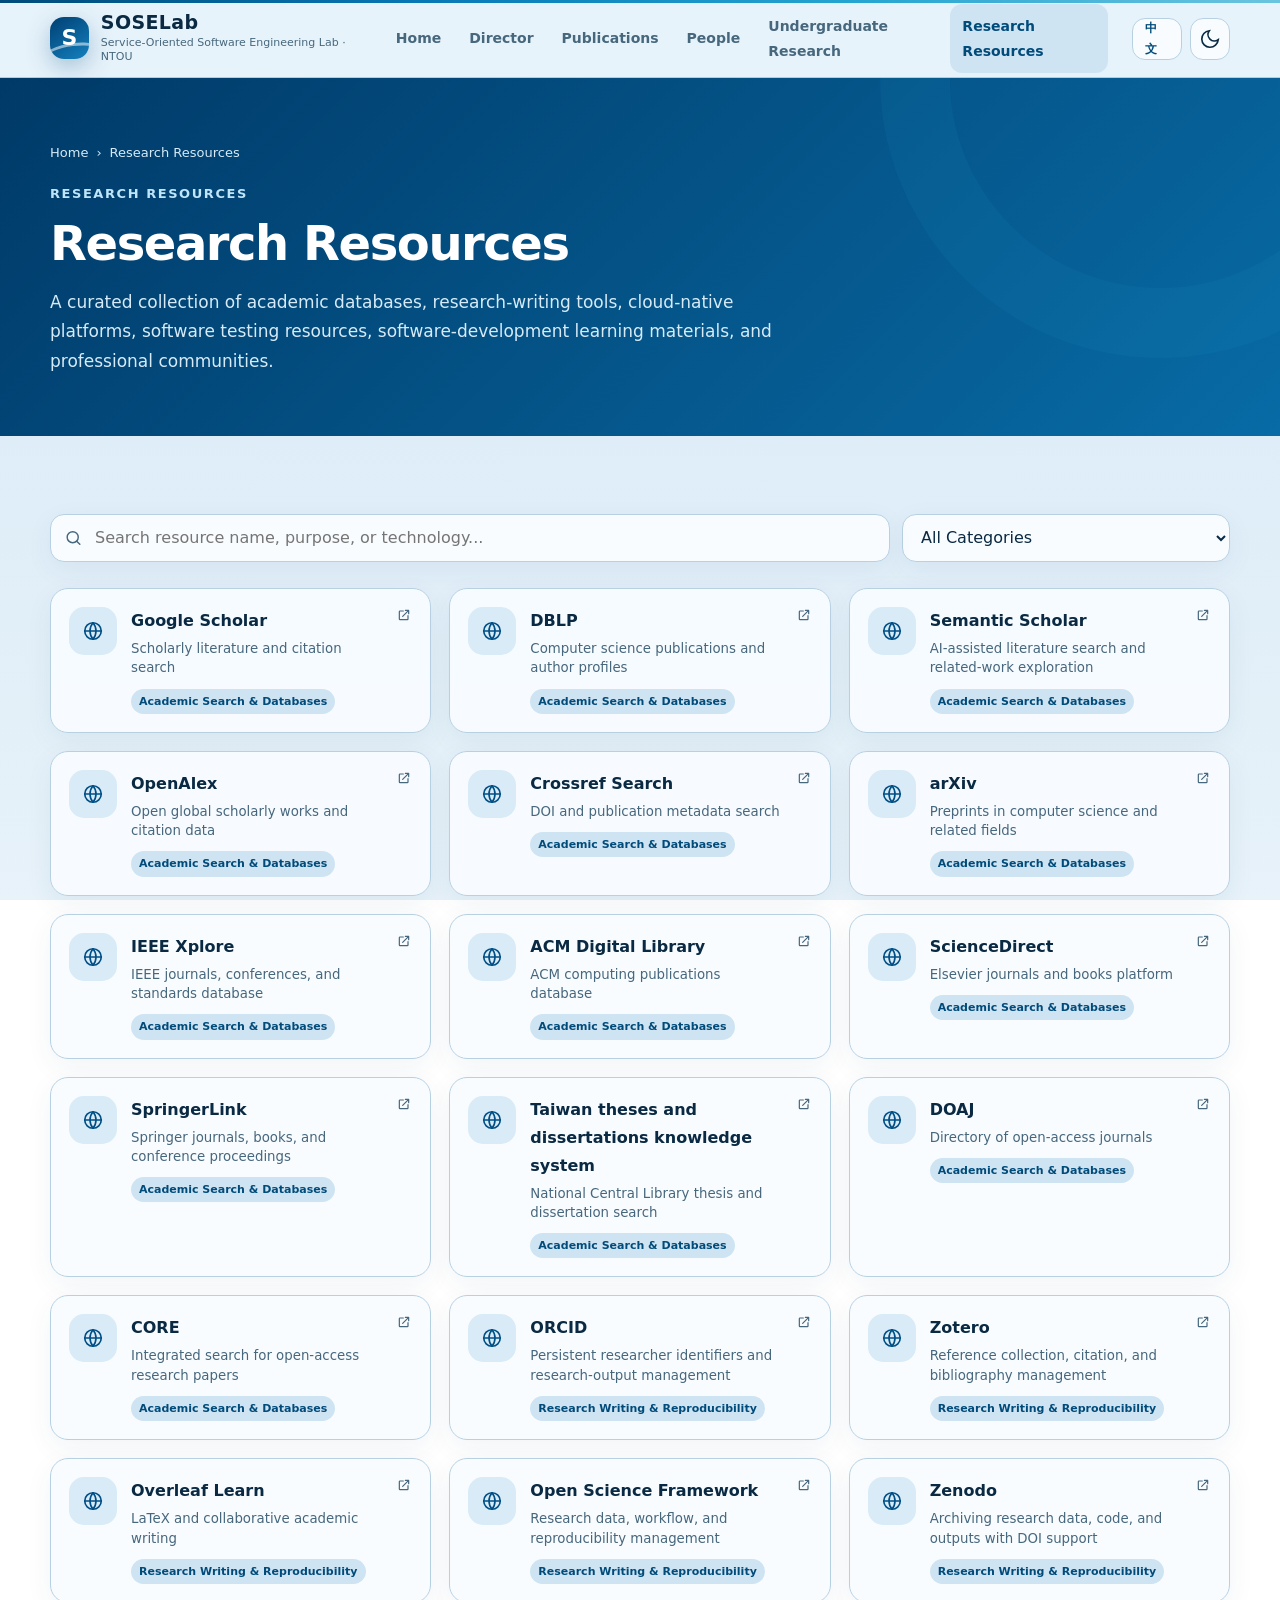
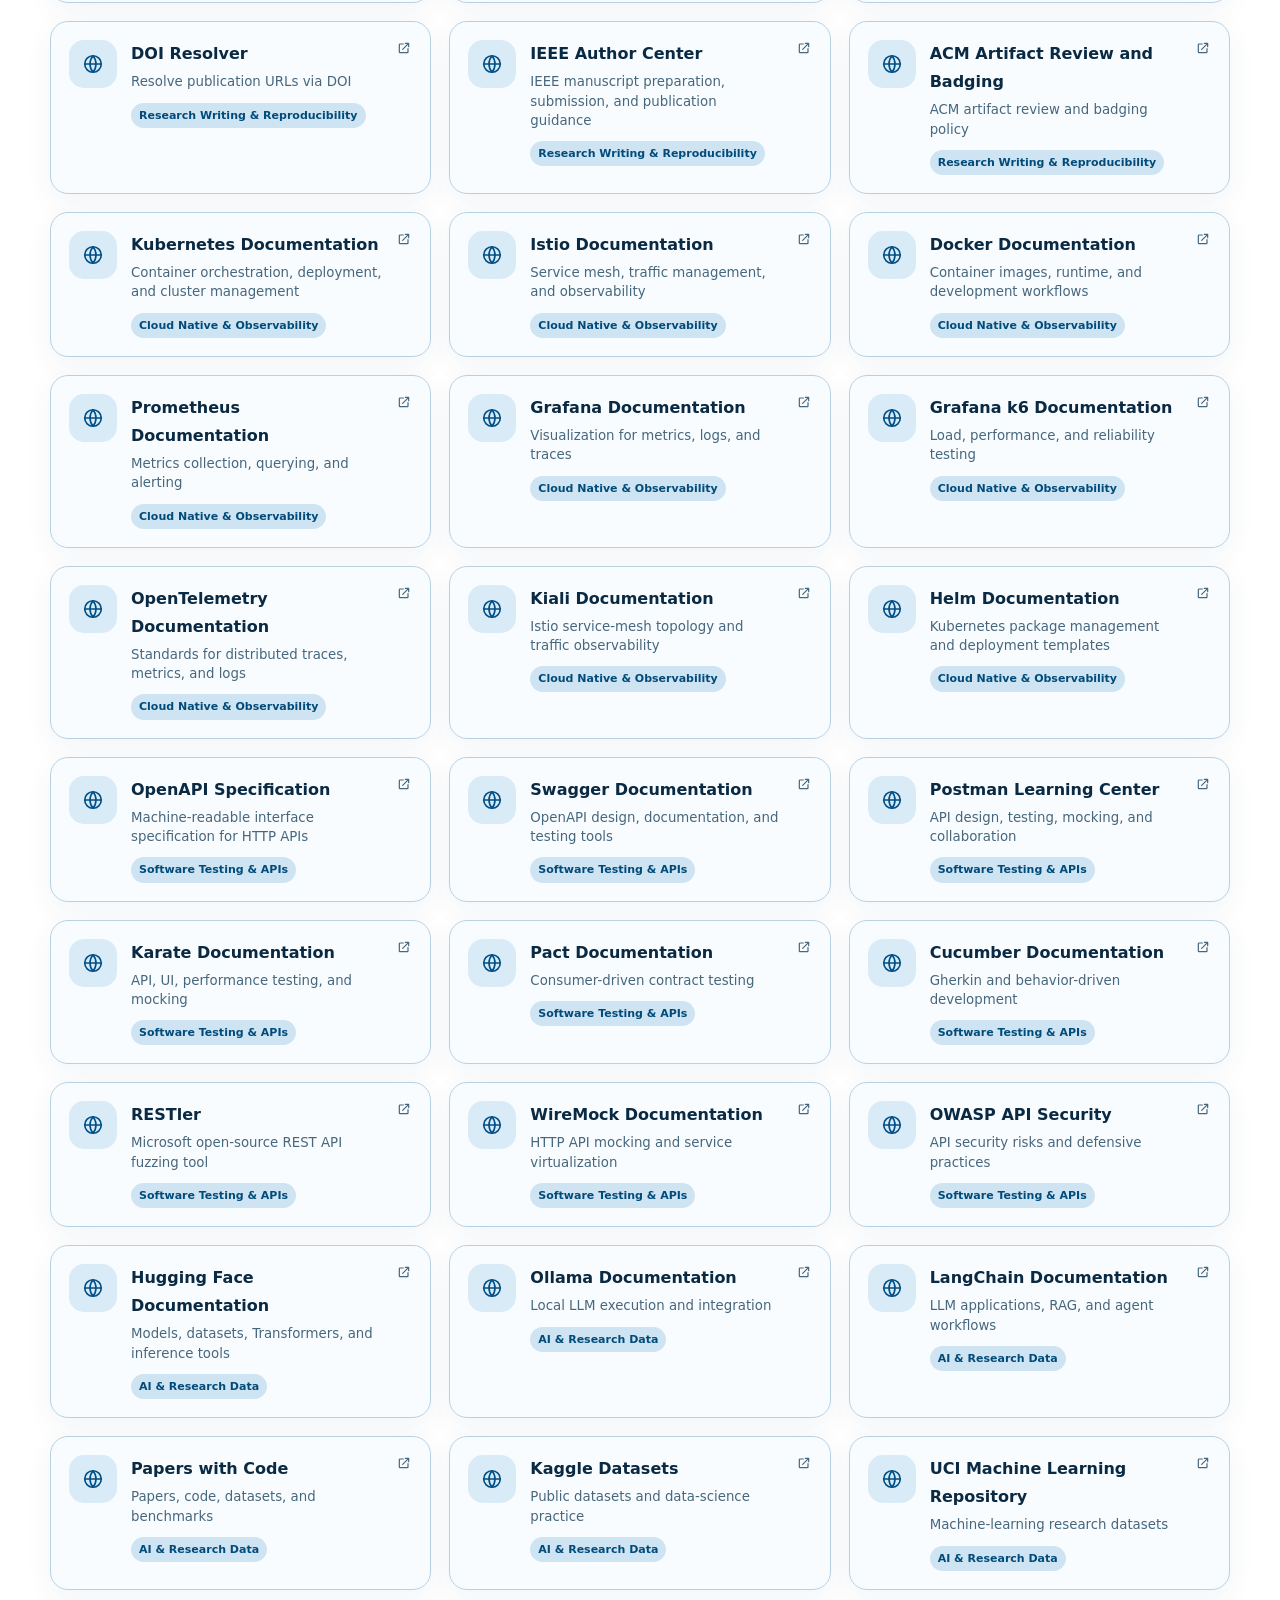
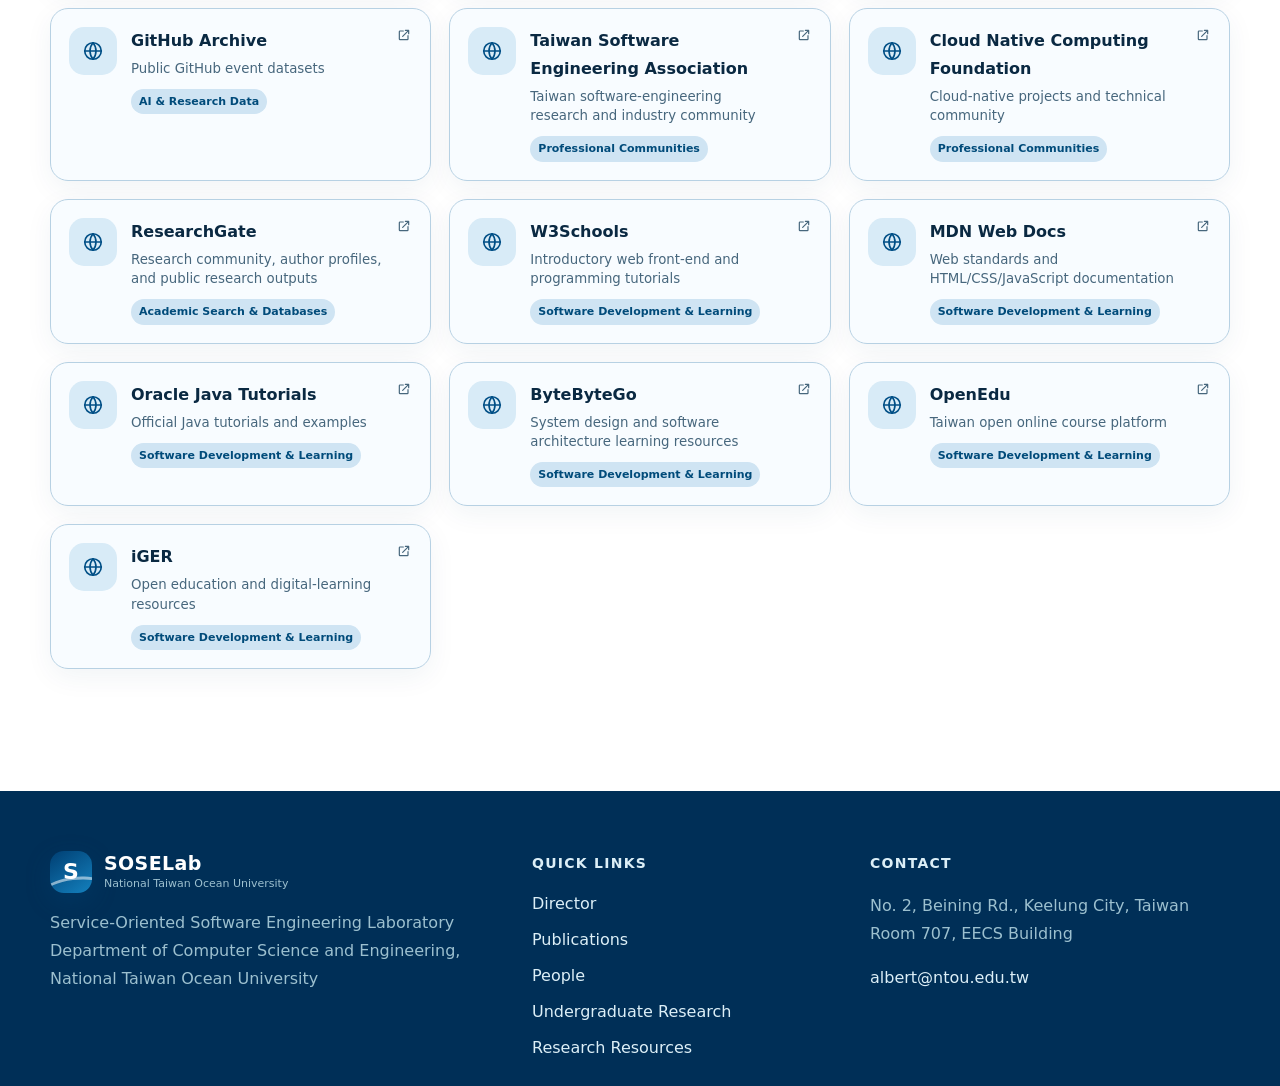
<file: en/resources.html>
<!DOCTYPE html>

<html data-theme="light" lang="en">

<head>
    <meta charset="utf-8" />
    <meta content="width=device-width, initial-scale=1" name="viewport" />
    <title>Research Resources | SOSELab</title>
    <meta
        content="SOSELab research resources for academic search, research writing, cloud-native systems, software testing, AI, and software development."
        name="description" />
    <meta content="#004f7c" name="theme-color" />
    <link href="../assets/images/favicon.svg" rel="icon" type="image/svg+xml" />
    <link href="../assets/css/site.css" rel="stylesheet" />
    <link href="../resources.html" hreflang="zh-Hant" rel="alternate" />
</head>

<body>
    <a class="skip-link" href="#main">Skip to main content</a>
    <header class="site-header" id="top">
        <div class="container header-inner">
            <a aria-label="SOSELab Home" class="brand" href="index.html">
                <span class="brand-mark"><span>S</span></span>
                <span><strong>SOSELab</strong><small>Service-Oriented Software Engineering Lab · NTOU</small></span>
            </a>
            <nav aria-label="Main navigation" class="desktop-nav"><a class="nav-link" href="index.html">Home</a><a
                    class="nav-link" href="director.html">Director</a><a class="nav-link"
                    href="publications.html">Publications</a><a class="nav-link" href="people.html">People</a><a
                    class="nav-link" href="projects.html">Undergraduate Research</a><a class="nav-link active"
                    href="resources.html">Research Resources</a></nav>
            <div class="header-actions"><a aria-label="切換至中文版" class="lang-switch" href="../resources.html"
                    lang="zh-Hant">中文</a>
                <button aria-label="Toggle dark mode" class="icon-btn" data-theme-toggle=""><svg aria-hidden="true"
                        class="icon" fill="none" height="22" stroke="currentColor" stroke-linecap="round"
                        stroke-linejoin="round" stroke-width="1.8" viewbox="0 0 24 24" width="22">
                        <path d="M21 12.79A9 9 0 1 1 11.21 3 7 7 0 0 0 21 12.79Z"></path>
                    </svg></button>
                <button aria-expanded="false" aria-label="Open menu" class="icon-btn mobile-menu-btn"
                    data-menu-toggle=""><svg aria-hidden="true" class="icon" fill="none" height="22"
                        stroke="currentColor" stroke-linecap="round" stroke-linejoin="round" stroke-width="1.8"
                        viewbox="0 0 24 24" width="22">
                        <path d="M4 7h16M4 12h16M4 17h16"></path>
                    </svg></button>
            </div>
        </div>
        <nav aria-label="Mobile navigation" class="mobile-nav" data-mobile-nav=""><a class="nav-link"
                href="index.html">Home</a><a class="nav-link" href="director.html">Director</a><a class="nav-link"
                href="publications.html">Publications</a><a class="nav-link" href="people.html">People</a><a
                class="nav-link" href="projects.html">Undergraduate Research</a><a class="nav-link active"
                href="resources.html">Research Resources</a></nav>
    </header>
    <main id="main">
        <section class="page-hero">
            <div class="container">
                <div class="breadcrumbs"><a href="index.html">Home</a><span aria-hidden="true">›</span><span>Research
                        Resources</span>
                </div>
                <div class="kicker">Research Resources</div>
                <h1 class="page-title">Research Resources</h1>
                <p class="page-subtitle">A curated collection of academic databases, research-writing tools,
                    cloud-native platforms, software testing resources, software-development learning materials, and
                    professional communities.</p>
            </div>
        </section>
        <section class="section compact">
            <div class="container">
                <div class="toolbar">
                    <div class="search-box"><svg aria-hidden="true" class="icon" fill="none" height="19"
                            stroke="currentColor" stroke-linecap="round" stroke-linejoin="round" stroke-width="1.8"
                            viewbox="0 0 24 24" width="19">
                            <circle cx="11" cy="11" r="7"></circle>
                            <path d="m20 20-4-4"></path>
                        </svg><input aria-label="Search research resources" data-search=""
                            placeholder="Search resource name, purpose, or technology..." type="search" />
                    </div><select aria-label="Resource category" class="filter-select" data-filter="">
                        <option value="all">All Categories</option>
                        <option value="literature">Academic Search &amp; Databases</option>
                        <option value="writing">Research Writing &amp; Reproducibility</option>
                        <option value="cloud">Cloud Native &amp; Observability</option>
                        <option value="testing">Software Testing &amp; APIs</option>
                        <option value="ai">AI &amp; Research Data</option>
                        <option value="learning">Software Development &amp; Learning</option>
                        <option value="community">Professional Communities</option>
                    </select>
                </div>
                <div class="resource-grid">
                    <a class="resource-card" data-category="literature" data-search-item=""
                        href="https://scholar.google.com/" rel="noopener" target="_blank">
                        <div class="card-icon"><svg aria-hidden="true" class="icon" fill="none" height="22"
                                stroke="currentColor" stroke-linecap="round" stroke-linejoin="round" stroke-width="1.8"
                                viewbox="0 0 24 24" width="22">
                                <circle cx="12" cy="12" r="9"></circle>
                                <path d="M3 12h18M12 3a14 14 0 0 1 0 18M12 3a14 14 0 0 0 0 18"></path>
                            </svg></div>
                        <div class="resource-copy"><strong>Google Scholar</strong><small>Scholarly literature and
                                citation search</small><span class="resource-category">Academic Search &amp;
                                Databases</span></div><svg aria-hidden="true" class="icon resource-external" fill="none"
                            height="16" stroke="currentColor" stroke-linecap="round" stroke-linejoin="round"
                            stroke-width="1.8" viewbox="0 0 24 24" width="16">
                            <path d="M14 5h5v5M19 5l-9 9"></path>
                            <path d="M18 13v5a1 1 0 0 1-1 1H6a1 1 0 0 1-1-1V7a1 1 0 0 1 1-1h5"></path>
                        </svg>
                    </a>
                    <a class="resource-card" data-category="literature" data-search-item="" href="https://dblp.org/"
                        rel="noopener" target="_blank">
                        <div class="card-icon"><svg aria-hidden="true" class="icon" fill="none" height="22"
                                stroke="currentColor" stroke-linecap="round" stroke-linejoin="round" stroke-width="1.8"
                                viewbox="0 0 24 24" width="22">
                                <circle cx="12" cy="12" r="9"></circle>
                                <path d="M3 12h18M12 3a14 14 0 0 1 0 18M12 3a14 14 0 0 0 0 18"></path>
                            </svg></div>
                        <div class="resource-copy"><strong>DBLP</strong><small>Computer science publications and author
                                profiles</small><span class="resource-category">Academic Search &amp; Databases</span>
                        </div><svg aria-hidden="true" class="icon resource-external" fill="none" height="16"
                            stroke="currentColor" stroke-linecap="round" stroke-linejoin="round" stroke-width="1.8"
                            viewbox="0 0 24 24" width="16">
                            <path d="M14 5h5v5M19 5l-9 9"></path>
                            <path d="M18 13v5a1 1 0 0 1-1 1H6a1 1 0 0 1-1-1V7a1 1 0 0 1 1-1h5"></path>
                        </svg>
                    </a>
                    <a class="resource-card" data-category="literature" data-search-item=""
                        href="https://www.semanticscholar.org/" rel="noopener" target="_blank">
                        <div class="card-icon"><svg aria-hidden="true" class="icon" fill="none" height="22"
                                stroke="currentColor" stroke-linecap="round" stroke-linejoin="round" stroke-width="1.8"
                                viewbox="0 0 24 24" width="22">
                                <circle cx="12" cy="12" r="9"></circle>
                                <path d="M3 12h18M12 3a14 14 0 0 1 0 18M12 3a14 14 0 0 0 0 18"></path>
                            </svg></div>
                        <div class="resource-copy"><strong>Semantic Scholar</strong><small>AI-assisted literature search
                                and related-work exploration</small><span class="resource-category">Academic Search
                                &amp; Databases</span></div><svg aria-hidden="true" class="icon resource-external"
                            fill="none" height="16" stroke="currentColor" stroke-linecap="round" stroke-linejoin="round"
                            stroke-width="1.8" viewbox="0 0 24 24" width="16">
                            <path d="M14 5h5v5M19 5l-9 9"></path>
                            <path d="M18 13v5a1 1 0 0 1-1 1H6a1 1 0 0 1-1-1V7a1 1 0 0 1 1-1h5"></path>
                        </svg>
                    </a>
                    <a class="resource-card" data-category="literature" data-search-item="" href="https://openalex.org/"
                        rel="noopener" target="_blank">
                        <div class="card-icon"><svg aria-hidden="true" class="icon" fill="none" height="22"
                                stroke="currentColor" stroke-linecap="round" stroke-linejoin="round" stroke-width="1.8"
                                viewbox="0 0 24 24" width="22">
                                <circle cx="12" cy="12" r="9"></circle>
                                <path d="M3 12h18M12 3a14 14 0 0 1 0 18M12 3a14 14 0 0 0 0 18"></path>
                            </svg></div>
                        <div class="resource-copy"><strong>OpenAlex</strong><small>Open global scholarly works and
                                citation data</small><span class="resource-category">Academic Search &amp;
                                Databases</span></div><svg aria-hidden="true" class="icon resource-external" fill="none"
                            height="16" stroke="currentColor" stroke-linecap="round" stroke-linejoin="round"
                            stroke-width="1.8" viewbox="0 0 24 24" width="16">
                            <path d="M14 5h5v5M19 5l-9 9"></path>
                            <path d="M18 13v5a1 1 0 0 1-1 1H6a1 1 0 0 1-1-1V7a1 1 0 0 1 1-1h5"></path>
                        </svg>
                    </a>
                    <a class="resource-card" data-category="literature" data-search-item=""
                        href="https://search.crossref.org/" rel="noopener" target="_blank">
                        <div class="card-icon"><svg aria-hidden="true" class="icon" fill="none" height="22"
                                stroke="currentColor" stroke-linecap="round" stroke-linejoin="round" stroke-width="1.8"
                                viewbox="0 0 24 24" width="22">
                                <circle cx="12" cy="12" r="9"></circle>
                                <path d="M3 12h18M12 3a14 14 0 0 1 0 18M12 3a14 14 0 0 0 0 18"></path>
                            </svg></div>
                        <div class="resource-copy"><strong>Crossref Search</strong><small>DOI and publication metadata
                                search</small><span class="resource-category">Academic Search &amp; Databases</span>
                        </div><svg aria-hidden="true" class="icon resource-external" fill="none" height="16"
                            stroke="currentColor" stroke-linecap="round" stroke-linejoin="round" stroke-width="1.8"
                            viewbox="0 0 24 24" width="16">
                            <path d="M14 5h5v5M19 5l-9 9"></path>
                            <path d="M18 13v5a1 1 0 0 1-1 1H6a1 1 0 0 1-1-1V7a1 1 0 0 1 1-1h5"></path>
                        </svg>
                    </a>
                    <a class="resource-card" data-category="literature" data-search-item="" href="https://arxiv.org/"
                        rel="noopener" target="_blank">
                        <div class="card-icon"><svg aria-hidden="true" class="icon" fill="none" height="22"
                                stroke="currentColor" stroke-linecap="round" stroke-linejoin="round" stroke-width="1.8"
                                viewbox="0 0 24 24" width="22">
                                <circle cx="12" cy="12" r="9"></circle>
                                <path d="M3 12h18M12 3a14 14 0 0 1 0 18M12 3a14 14 0 0 0 0 18"></path>
                            </svg></div>
                        <div class="resource-copy"><strong>arXiv</strong><small>Preprints in computer science and
                                related fields</small><span class="resource-category">Academic Search &amp;
                                Databases</span></div><svg aria-hidden="true" class="icon resource-external" fill="none"
                            height="16" stroke="currentColor" stroke-linecap="round" stroke-linejoin="round"
                            stroke-width="1.8" viewbox="0 0 24 24" width="16">
                            <path d="M14 5h5v5M19 5l-9 9"></path>
                            <path d="M18 13v5a1 1 0 0 1-1 1H6a1 1 0 0 1-1-1V7a1 1 0 0 1 1-1h5"></path>
                        </svg>
                    </a>
                    <a class="resource-card" data-category="literature" data-search-item=""
                        href="https://ieeexplore.ieee.org/" rel="noopener" target="_blank">
                        <div class="card-icon"><svg aria-hidden="true" class="icon" fill="none" height="22"
                                stroke="currentColor" stroke-linecap="round" stroke-linejoin="round" stroke-width="1.8"
                                viewbox="0 0 24 24" width="22">
                                <circle cx="12" cy="12" r="9"></circle>
                                <path d="M3 12h18M12 3a14 14 0 0 1 0 18M12 3a14 14 0 0 0 0 18"></path>
                            </svg></div>
                        <div class="resource-copy"><strong>IEEE Xplore</strong><small>IEEE journals, conferences, and
                                standards database</small><span class="resource-category">Academic Search &amp;
                                Databases</span></div><svg aria-hidden="true" class="icon resource-external" fill="none"
                            height="16" stroke="currentColor" stroke-linecap="round" stroke-linejoin="round"
                            stroke-width="1.8" viewbox="0 0 24 24" width="16">
                            <path d="M14 5h5v5M19 5l-9 9"></path>
                            <path d="M18 13v5a1 1 0 0 1-1 1H6a1 1 0 0 1-1-1V7a1 1 0 0 1 1-1h5"></path>
                        </svg>
                    </a>
                    <a class="resource-card" data-category="literature" data-search-item="" href="https://dl.acm.org/"
                        rel="noopener" target="_blank">
                        <div class="card-icon"><svg aria-hidden="true" class="icon" fill="none" height="22"
                                stroke="currentColor" stroke-linecap="round" stroke-linejoin="round" stroke-width="1.8"
                                viewbox="0 0 24 24" width="22">
                                <circle cx="12" cy="12" r="9"></circle>
                                <path d="M3 12h18M12 3a14 14 0 0 1 0 18M12 3a14 14 0 0 0 0 18"></path>
                            </svg></div>
                        <div class="resource-copy"><strong>ACM Digital Library</strong><small>ACM computing publications
                                database</small><span class="resource-category">Academic Search &amp; Databases</span>
                        </div><svg aria-hidden="true" class="icon resource-external" fill="none" height="16"
                            stroke="currentColor" stroke-linecap="round" stroke-linejoin="round" stroke-width="1.8"
                            viewbox="0 0 24 24" width="16">
                            <path d="M14 5h5v5M19 5l-9 9"></path>
                            <path d="M18 13v5a1 1 0 0 1-1 1H6a1 1 0 0 1-1-1V7a1 1 0 0 1 1-1h5"></path>
                        </svg>
                    </a>
                    <a class="resource-card" data-category="literature" data-search-item=""
                        href="https://www.sciencedirect.com/" rel="noopener" target="_blank">
                        <div class="card-icon"><svg aria-hidden="true" class="icon" fill="none" height="22"
                                stroke="currentColor" stroke-linecap="round" stroke-linejoin="round" stroke-width="1.8"
                                viewbox="0 0 24 24" width="22">
                                <circle cx="12" cy="12" r="9"></circle>
                                <path d="M3 12h18M12 3a14 14 0 0 1 0 18M12 3a14 14 0 0 0 0 18"></path>
                            </svg></div>
                        <div class="resource-copy"><strong>ScienceDirect</strong><small>Elsevier journals and books
                                platform</small><span class="resource-category">Academic Search &amp; Databases</span>
                        </div><svg aria-hidden="true" class="icon resource-external" fill="none" height="16"
                            stroke="currentColor" stroke-linecap="round" stroke-linejoin="round" stroke-width="1.8"
                            viewbox="0 0 24 24" width="16">
                            <path d="M14 5h5v5M19 5l-9 9"></path>
                            <path d="M18 13v5a1 1 0 0 1-1 1H6a1 1 0 0 1-1-1V7a1 1 0 0 1 1-1h5"></path>
                        </svg>
                    </a>
                    <a class="resource-card" data-category="literature" data-search-item=""
                        href="https://link.springer.com/" rel="noopener" target="_blank">
                        <div class="card-icon"><svg aria-hidden="true" class="icon" fill="none" height="22"
                                stroke="currentColor" stroke-linecap="round" stroke-linejoin="round" stroke-width="1.8"
                                viewbox="0 0 24 24" width="22">
                                <circle cx="12" cy="12" r="9"></circle>
                                <path d="M3 12h18M12 3a14 14 0 0 1 0 18M12 3a14 14 0 0 0 0 18"></path>
                            </svg></div>
                        <div class="resource-copy"><strong>SpringerLink</strong><small>Springer journals, books, and
                                conference proceedings</small><span class="resource-category">Academic Search &amp;
                                Databases</span></div><svg aria-hidden="true" class="icon resource-external" fill="none"
                            height="16" stroke="currentColor" stroke-linecap="round" stroke-linejoin="round"
                            stroke-width="1.8" viewbox="0 0 24 24" width="16">
                            <path d="M14 5h5v5M19 5l-9 9"></path>
                            <path d="M18 13v5a1 1 0 0 1-1 1H6a1 1 0 0 1-1-1V7a1 1 0 0 1 1-1h5"></path>
                        </svg>
                    </a>
                    <a class="resource-card" data-category="literature" data-search-item=""
                        href="https://ndltd.ncl.edu.tw/" rel="noopener" target="_blank">
                        <div class="card-icon"><svg aria-hidden="true" class="icon" fill="none" height="22"
                                stroke="currentColor" stroke-linecap="round" stroke-linejoin="round" stroke-width="1.8"
                                viewbox="0 0 24 24" width="22">
                                <circle cx="12" cy="12" r="9"></circle>
                                <path d="M3 12h18M12 3a14 14 0 0 1 0 18M12 3a14 14 0 0 0 0 18"></path>
                            </svg></div>
                        <div class="resource-copy"><strong>Taiwan theses and dissertations knowledge
                                system</strong><small>National Central Library thesis and dissertation
                                search</small><span class="resource-category">Academic Search &amp; Databases</span>
                        </div><svg aria-hidden="true" class="icon resource-external" fill="none" height="16"
                            stroke="currentColor" stroke-linecap="round" stroke-linejoin="round" stroke-width="1.8"
                            viewbox="0 0 24 24" width="16">
                            <path d="M14 5h5v5M19 5l-9 9"></path>
                            <path d="M18 13v5a1 1 0 0 1-1 1H6a1 1 0 0 1-1-1V7a1 1 0 0 1 1-1h5"></path>
                        </svg>
                    </a>
                    <a class="resource-card" data-category="literature" data-search-item="" href="https://doaj.org/"
                        rel="noopener" target="_blank">
                        <div class="card-icon"><svg aria-hidden="true" class="icon" fill="none" height="22"
                                stroke="currentColor" stroke-linecap="round" stroke-linejoin="round" stroke-width="1.8"
                                viewbox="0 0 24 24" width="22">
                                <circle cx="12" cy="12" r="9"></circle>
                                <path d="M3 12h18M12 3a14 14 0 0 1 0 18M12 3a14 14 0 0 0 0 18"></path>
                            </svg></div>
                        <div class="resource-copy"><strong>DOAJ</strong><small>Directory of open-access
                                journals</small><span class="resource-category">Academic Search &amp; Databases</span>
                        </div><svg aria-hidden="true" class="icon resource-external" fill="none" height="16"
                            stroke="currentColor" stroke-linecap="round" stroke-linejoin="round" stroke-width="1.8"
                            viewbox="0 0 24 24" width="16">
                            <path d="M14 5h5v5M19 5l-9 9"></path>
                            <path d="M18 13v5a1 1 0 0 1-1 1H6a1 1 0 0 1-1-1V7a1 1 0 0 1 1-1h5"></path>
                        </svg>
                    </a>
                    <a class="resource-card" data-category="literature" data-search-item="" href="https://core.ac.uk/"
                        rel="noopener" target="_blank">
                        <div class="card-icon"><svg aria-hidden="true" class="icon" fill="none" height="22"
                                stroke="currentColor" stroke-linecap="round" stroke-linejoin="round" stroke-width="1.8"
                                viewbox="0 0 24 24" width="22">
                                <circle cx="12" cy="12" r="9"></circle>
                                <path d="M3 12h18M12 3a14 14 0 0 1 0 18M12 3a14 14 0 0 0 0 18"></path>
                            </svg></div>
                        <div class="resource-copy"><strong>CORE</strong><small>Integrated search for open-access
                                research papers</small><span class="resource-category">Academic Search &amp;
                                Databases</span></div><svg aria-hidden="true" class="icon resource-external" fill="none"
                            height="16" stroke="currentColor" stroke-linecap="round" stroke-linejoin="round"
                            stroke-width="1.8" viewbox="0 0 24 24" width="16">
                            <path d="M14 5h5v5M19 5l-9 9"></path>
                            <path d="M18 13v5a1 1 0 0 1-1 1H6a1 1 0 0 1-1-1V7a1 1 0 0 1 1-1h5"></path>
                        </svg>
                    </a>
                    <a class="resource-card" data-category="writing" data-search-item="" href="https://orcid.org/"
                        rel="noopener" target="_blank">
                        <div class="card-icon"><svg aria-hidden="true" class="icon" fill="none" height="22"
                                stroke="currentColor" stroke-linecap="round" stroke-linejoin="round" stroke-width="1.8"
                                viewbox="0 0 24 24" width="22">
                                <circle cx="12" cy="12" r="9"></circle>
                                <path d="M3 12h18M12 3a14 14 0 0 1 0 18M12 3a14 14 0 0 0 0 18"></path>
                            </svg></div>
                        <div class="resource-copy"><strong>ORCID</strong><small>Persistent researcher identifiers and
                                research-output management</small><span class="resource-category">Research Writing &amp;
                                Reproducibility</span></div><svg aria-hidden="true" class="icon resource-external"
                            fill="none" height="16" stroke="currentColor" stroke-linecap="round" stroke-linejoin="round"
                            stroke-width="1.8" viewbox="0 0 24 24" width="16">
                            <path d="M14 5h5v5M19 5l-9 9"></path>
                            <path d="M18 13v5a1 1 0 0 1-1 1H6a1 1 0 0 1-1-1V7a1 1 0 0 1 1-1h5"></path>
                        </svg>
                    </a>
                    <a class="resource-card" data-category="writing" data-search-item="" href="https://www.zotero.org/"
                        rel="noopener" target="_blank">
                        <div class="card-icon"><svg aria-hidden="true" class="icon" fill="none" height="22"
                                stroke="currentColor" stroke-linecap="round" stroke-linejoin="round" stroke-width="1.8"
                                viewbox="0 0 24 24" width="22">
                                <circle cx="12" cy="12" r="9"></circle>
                                <path d="M3 12h18M12 3a14 14 0 0 1 0 18M12 3a14 14 0 0 0 0 18"></path>
                            </svg></div>
                        <div class="resource-copy"><strong>Zotero</strong><small>Reference collection, citation, and
                                bibliography management</small><span class="resource-category">Research Writing &amp;
                                Reproducibility</span></div><svg aria-hidden="true" class="icon resource-external"
                            fill="none" height="16" stroke="currentColor" stroke-linecap="round" stroke-linejoin="round"
                            stroke-width="1.8" viewbox="0 0 24 24" width="16">
                            <path d="M14 5h5v5M19 5l-9 9"></path>
                            <path d="M18 13v5a1 1 0 0 1-1 1H6a1 1 0 0 1-1-1V7a1 1 0 0 1 1-1h5"></path>
                        </svg>
                    </a>
                    <a class="resource-card" data-category="writing" data-search-item=""
                        href="https://www.overleaf.com/learn" rel="noopener" target="_blank">
                        <div class="card-icon"><svg aria-hidden="true" class="icon" fill="none" height="22"
                                stroke="currentColor" stroke-linecap="round" stroke-linejoin="round" stroke-width="1.8"
                                viewbox="0 0 24 24" width="22">
                                <circle cx="12" cy="12" r="9"></circle>
                                <path d="M3 12h18M12 3a14 14 0 0 1 0 18M12 3a14 14 0 0 0 0 18"></path>
                            </svg></div>
                        <div class="resource-copy"><strong>Overleaf Learn</strong><small>LaTeX and collaborative
                                academic writing</small><span class="resource-category">Research Writing &amp;
                                Reproducibility</span></div><svg aria-hidden="true" class="icon resource-external"
                            fill="none" height="16" stroke="currentColor" stroke-linecap="round" stroke-linejoin="round"
                            stroke-width="1.8" viewbox="0 0 24 24" width="16">
                            <path d="M14 5h5v5M19 5l-9 9"></path>
                            <path d="M18 13v5a1 1 0 0 1-1 1H6a1 1 0 0 1-1-1V7a1 1 0 0 1 1-1h5"></path>
                        </svg>
                    </a>
                    <a class="resource-card" data-category="writing" data-search-item="" href="https://osf.io/"
                        rel="noopener" target="_blank">
                        <div class="card-icon"><svg aria-hidden="true" class="icon" fill="none" height="22"
                                stroke="currentColor" stroke-linecap="round" stroke-linejoin="round" stroke-width="1.8"
                                viewbox="0 0 24 24" width="22">
                                <circle cx="12" cy="12" r="9"></circle>
                                <path d="M3 12h18M12 3a14 14 0 0 1 0 18M12 3a14 14 0 0 0 0 18"></path>
                            </svg></div>
                        <div class="resource-copy"><strong>Open Science
                                Framework</strong><small>Research data, workflow, and reproducibility
                                management</small><span class="resource-category">Research Writing &amp;
                                Reproducibility</span></div><svg aria-hidden="true" class="icon resource-external"
                            fill="none" height="16" stroke="currentColor" stroke-linecap="round" stroke-linejoin="round"
                            stroke-width="1.8" viewbox="0 0 24 24" width="16">
                            <path d="M14 5h5v5M19 5l-9 9"></path>
                            <path d="M18 13v5a1 1 0 0 1-1 1H6a1 1 0 0 1-1-1V7a1 1 0 0 1 1-1h5"></path>
                        </svg>
                    </a>
                    <a class="resource-card" data-category="writing" data-search-item="" href="https://zenodo.org/"
                        rel="noopener" target="_blank">
                        <div class="card-icon"><svg aria-hidden="true" class="icon" fill="none" height="22"
                                stroke="currentColor" stroke-linecap="round" stroke-linejoin="round" stroke-width="1.8"
                                viewbox="0 0 24 24" width="22">
                                <circle cx="12" cy="12" r="9"></circle>
                                <path d="M3 12h18M12 3a14 14 0 0 1 0 18M12 3a14 14 0 0 0 0 18"></path>
                            </svg></div>
                        <div class="resource-copy"><strong>Zenodo</strong><small>Archiving research data, code, and
                                outputs with DOI support</small><span class="resource-category">Research Writing &amp;
                                Reproducibility</span></div><svg aria-hidden="true" class="icon resource-external"
                            fill="none" height="16" stroke="currentColor" stroke-linecap="round" stroke-linejoin="round"
                            stroke-width="1.8" viewbox="0 0 24 24" width="16">
                            <path d="M14 5h5v5M19 5l-9 9"></path>
                            <path d="M18 13v5a1 1 0 0 1-1 1H6a1 1 0 0 1-1-1V7a1 1 0 0 1 1-1h5"></path>
                        </svg>
                    </a>
                    <a class="resource-card" data-category="writing" data-search-item="" href="https://doi.org/"
                        rel="noopener" target="_blank">
                        <div class="card-icon"><svg aria-hidden="true" class="icon" fill="none" height="22"
                                stroke="currentColor" stroke-linecap="round" stroke-linejoin="round" stroke-width="1.8"
                                viewbox="0 0 24 24" width="22">
                                <circle cx="12" cy="12" r="9"></circle>
                                <path d="M3 12h18M12 3a14 14 0 0 1 0 18M12 3a14 14 0 0 0 0 18"></path>
                            </svg></div>
                        <div class="resource-copy"><strong>DOI Resolver</strong><small>Resolve publication URLs via
                                DOI</small><span class="resource-category">Research Writing &amp; Reproducibility</span>
                        </div><svg aria-hidden="true" class="icon resource-external" fill="none" height="16"
                            stroke="currentColor" stroke-linecap="round" stroke-linejoin="round" stroke-width="1.8"
                            viewbox="0 0 24 24" width="16">
                            <path d="M14 5h5v5M19 5l-9 9"></path>
                            <path d="M18 13v5a1 1 0 0 1-1 1H6a1 1 0 0 1-1-1V7a1 1 0 0 1 1-1h5"></path>
                        </svg>
                    </a>
                    <a class="resource-card" data-category="writing" data-search-item=""
                        href="https://journals.ieeeauthorcenter.ieee.org/" rel="noopener" target="_blank">
                        <div class="card-icon"><svg aria-hidden="true" class="icon" fill="none" height="22"
                                stroke="currentColor" stroke-linecap="round" stroke-linejoin="round" stroke-width="1.8"
                                viewbox="0 0 24 24" width="22">
                                <circle cx="12" cy="12" r="9"></circle>
                                <path d="M3 12h18M12 3a14 14 0 0 1 0 18M12 3a14 14 0 0 0 0 18"></path>
                            </svg></div>
                        <div class="resource-copy"><strong>IEEE Author Center</strong><small>IEEE manuscript
                                preparation, submission, and publication guidance</small><span
                                class="resource-category">Research Writing &amp; Reproducibility</span></div><svg
                            aria-hidden="true" class="icon resource-external" fill="none" height="16"
                            stroke="currentColor" stroke-linecap="round" stroke-linejoin="round" stroke-width="1.8"
                            viewbox="0 0 24 24" width="16">
                            <path d="M14 5h5v5M19 5l-9 9"></path>
                            <path d="M18 13v5a1 1 0 0 1-1 1H6a1 1 0 0 1-1-1V7a1 1 0 0 1 1-1h5"></path>
                        </svg>
                    </a>
                    <a class="resource-card" data-category="writing" data-search-item=""
                        href="https://www.acm.org/publications/policies/artifact-review-and-badging-current"
                        rel="noopener" target="_blank">
                        <div class="card-icon"><svg aria-hidden="true" class="icon" fill="none" height="22"
                                stroke="currentColor" stroke-linecap="round" stroke-linejoin="round" stroke-width="1.8"
                                viewbox="0 0 24 24" width="22">
                                <circle cx="12" cy="12" r="9"></circle>
                                <path d="M3 12h18M12 3a14 14 0 0 1 0 18M12 3a14 14 0 0 0 0 18"></path>
                            </svg></div>
                        <div class="resource-copy"><strong>ACM Artifact Review and
                                Badging</strong><small>ACM artifact review and badging policy</small><span
                                class="resource-category">Research Writing &amp; Reproducibility</span></div><svg
                            aria-hidden="true" class="icon resource-external" fill="none" height="16"
                            stroke="currentColor" stroke-linecap="round" stroke-linejoin="round" stroke-width="1.8"
                            viewbox="0 0 24 24" width="16">
                            <path d="M14 5h5v5M19 5l-9 9"></path>
                            <path d="M18 13v5a1 1 0 0 1-1 1H6a1 1 0 0 1-1-1V7a1 1 0 0 1 1-1h5"></path>
                        </svg>
                    </a>
                    <a class="resource-card" data-category="cloud" data-search-item=""
                        href="https://kubernetes.io/docs/" rel="noopener" target="_blank">
                        <div class="card-icon"><svg aria-hidden="true" class="icon" fill="none" height="22"
                                stroke="currentColor" stroke-linecap="round" stroke-linejoin="round" stroke-width="1.8"
                                viewbox="0 0 24 24" width="22">
                                <circle cx="12" cy="12" r="9"></circle>
                                <path d="M3 12h18M12 3a14 14 0 0 1 0 18M12 3a14 14 0 0 0 0 18"></path>
                            </svg></div>
                        <div class="resource-copy"><strong>Kubernetes
                                Documentation</strong><small>Container orchestration, deployment, and cluster
                                management</small><span class="resource-category">Cloud Native &amp;
                                Observability</span></div><svg aria-hidden="true" class="icon resource-external"
                            fill="none" height="16" stroke="currentColor" stroke-linecap="round" stroke-linejoin="round"
                            stroke-width="1.8" viewbox="0 0 24 24" width="16">
                            <path d="M14 5h5v5M19 5l-9 9"></path>
                            <path d="M18 13v5a1 1 0 0 1-1 1H6a1 1 0 0 1-1-1V7a1 1 0 0 1 1-1h5"></path>
                        </svg>
                    </a>
                    <a class="resource-card" data-category="cloud" data-search-item=""
                        href="https://istio.io/latest/docs/" rel="noopener" target="_blank">
                        <div class="card-icon"><svg aria-hidden="true" class="icon" fill="none" height="22"
                                stroke="currentColor" stroke-linecap="round" stroke-linejoin="round" stroke-width="1.8"
                                viewbox="0 0 24 24" width="22">
                                <circle cx="12" cy="12" r="9"></circle>
                                <path d="M3 12h18M12 3a14 14 0 0 1 0 18M12 3a14 14 0 0 0 0 18"></path>
                            </svg></div>
                        <div class="resource-copy"><strong>Istio Documentation</strong><small>Service mesh, traffic
                                management, and observability</small><span class="resource-category">Cloud Native &amp;
                                Observability</span></div><svg aria-hidden="true" class="icon resource-external"
                            fill="none" height="16" stroke="currentColor" stroke-linecap="round" stroke-linejoin="round"
                            stroke-width="1.8" viewbox="0 0 24 24" width="16">
                            <path d="M14 5h5v5M19 5l-9 9"></path>
                            <path d="M18 13v5a1 1 0 0 1-1 1H6a1 1 0 0 1-1-1V7a1 1 0 0 1 1-1h5"></path>
                        </svg>
                    </a>
                    <a class="resource-card" data-category="cloud" data-search-item="" href="https://docs.docker.com/"
                        rel="noopener" target="_blank">
                        <div class="card-icon"><svg aria-hidden="true" class="icon" fill="none" height="22"
                                stroke="currentColor" stroke-linecap="round" stroke-linejoin="round" stroke-width="1.8"
                                viewbox="0 0 24 24" width="22">
                                <circle cx="12" cy="12" r="9"></circle>
                                <path d="M3 12h18M12 3a14 14 0 0 1 0 18M12 3a14 14 0 0 0 0 18"></path>
                            </svg></div>
                        <div class="resource-copy"><strong>Docker
                                Documentation</strong><small>Container images, runtime, and development
                                workflows</small><span class="resource-category">Cloud Native &amp; Observability</span>
                        </div><svg aria-hidden="true" class="icon resource-external" fill="none" height="16"
                            stroke="currentColor" stroke-linecap="round" stroke-linejoin="round" stroke-width="1.8"
                            viewbox="0 0 24 24" width="16">
                            <path d="M14 5h5v5M19 5l-9 9"></path>
                            <path d="M18 13v5a1 1 0 0 1-1 1H6a1 1 0 0 1-1-1V7a1 1 0 0 1 1-1h5"></path>
                        </svg>
                    </a>
                    <a class="resource-card" data-category="cloud" data-search-item=""
                        href="https://prometheus.io/docs/introduction/overview/" rel="noopener" target="_blank">
                        <div class="card-icon"><svg aria-hidden="true" class="icon" fill="none" height="22"
                                stroke="currentColor" stroke-linecap="round" stroke-linejoin="round" stroke-width="1.8"
                                viewbox="0 0 24 24" width="22">
                                <circle cx="12" cy="12" r="9"></circle>
                                <path d="M3 12h18M12 3a14 14 0 0 1 0 18M12 3a14 14 0 0 0 0 18"></path>
                            </svg></div>
                        <div class="resource-copy"><strong>Prometheus
                                Documentation</strong><small>Metrics collection, querying, and alerting</small><span
                                class="resource-category">Cloud Native &amp; Observability</span></div><svg
                            aria-hidden="true" class="icon resource-external" fill="none" height="16"
                            stroke="currentColor" stroke-linecap="round" stroke-linejoin="round" stroke-width="1.8"
                            viewbox="0 0 24 24" width="16">
                            <path d="M14 5h5v5M19 5l-9 9"></path>
                            <path d="M18 13v5a1 1 0 0 1-1 1H6a1 1 0 0 1-1-1V7a1 1 0 0 1 1-1h5"></path>
                        </svg>
                    </a>
                    <a class="resource-card" data-category="cloud" data-search-item="" href="https://grafana.com/docs/"
                        rel="noopener" target="_blank">
                        <div class="card-icon"><svg aria-hidden="true" class="icon" fill="none" height="22"
                                stroke="currentColor" stroke-linecap="round" stroke-linejoin="round" stroke-width="1.8"
                                viewbox="0 0 24 24" width="22">
                                <circle cx="12" cy="12" r="9"></circle>
                                <path d="M3 12h18M12 3a14 14 0 0 1 0 18M12 3a14 14 0 0 0 0 18"></path>
                            </svg></div>
                        <div class="resource-copy"><strong>Grafana
                                Documentation</strong><small>Visualization for metrics, logs, and traces</small><span
                                class="resource-category">Cloud Native &amp; Observability</span></div><svg
                            aria-hidden="true" class="icon resource-external" fill="none" height="16"
                            stroke="currentColor" stroke-linecap="round" stroke-linejoin="round" stroke-width="1.8"
                            viewbox="0 0 24 24" width="16">
                            <path d="M14 5h5v5M19 5l-9 9"></path>
                            <path d="M18 13v5a1 1 0 0 1-1 1H6a1 1 0 0 1-1-1V7a1 1 0 0 1 1-1h5"></path>
                        </svg>
                    </a>
                    <a class="resource-card" data-category="cloud" data-search-item=""
                        href="https://grafana.com/docs/k6/latest/" rel="noopener" target="_blank">
                        <div class="card-icon"><svg aria-hidden="true" class="icon" fill="none" height="22"
                                stroke="currentColor" stroke-linecap="round" stroke-linejoin="round" stroke-width="1.8"
                                viewbox="0 0 24 24" width="22">
                                <circle cx="12" cy="12" r="9"></circle>
                                <path d="M3 12h18M12 3a14 14 0 0 1 0 18M12 3a14 14 0 0 0 0 18"></path>
                            </svg></div>
                        <div class="resource-copy"><strong>Grafana k6
                                Documentation</strong><small>Load, performance, and reliability testing</small><span
                                class="resource-category">Cloud Native &amp; Observability</span></div><svg
                            aria-hidden="true" class="icon resource-external" fill="none" height="16"
                            stroke="currentColor" stroke-linecap="round" stroke-linejoin="round" stroke-width="1.8"
                            viewbox="0 0 24 24" width="16">
                            <path d="M14 5h5v5M19 5l-9 9"></path>
                            <path d="M18 13v5a1 1 0 0 1-1 1H6a1 1 0 0 1-1-1V7a1 1 0 0 1 1-1h5"></path>
                        </svg>
                    </a>
                    <a class="resource-card" data-category="cloud" data-search-item=""
                        href="https://opentelemetry.io/docs/" rel="noopener" target="_blank">
                        <div class="card-icon"><svg aria-hidden="true" class="icon" fill="none" height="22"
                                stroke="currentColor" stroke-linecap="round" stroke-linejoin="round" stroke-width="1.8"
                                viewbox="0 0 24 24" width="22">
                                <circle cx="12" cy="12" r="9"></circle>
                                <path d="M3 12h18M12 3a14 14 0 0 1 0 18M12 3a14 14 0 0 0 0 18"></path>
                            </svg></div>
                        <div class="resource-copy"><strong>OpenTelemetry
                                Documentation</strong><small>Standards for distributed traces, metrics, and
                                logs</small><span class="resource-category">Cloud Native &amp; Observability</span>
                        </div><svg aria-hidden="true" class="icon resource-external" fill="none" height="16"
                            stroke="currentColor" stroke-linecap="round" stroke-linejoin="round" stroke-width="1.8"
                            viewbox="0 0 24 24" width="16">
                            <path d="M14 5h5v5M19 5l-9 9"></path>
                            <path d="M18 13v5a1 1 0 0 1-1 1H6a1 1 0 0 1-1-1V7a1 1 0 0 1 1-1h5"></path>
                        </svg>
                    </a>
                    <a class="resource-card" data-category="cloud" data-search-item="" href="https://kiali.io/docs/"
                        rel="noopener" target="_blank">
                        <div class="card-icon"><svg aria-hidden="true" class="icon" fill="none" height="22"
                                stroke="currentColor" stroke-linecap="round" stroke-linejoin="round" stroke-width="1.8"
                                viewbox="0 0 24 24" width="22">
                                <circle cx="12" cy="12" r="9"></circle>
                                <path d="M3 12h18M12 3a14 14 0 0 1 0 18M12 3a14 14 0 0 0 0 18"></path>
                            </svg></div>
                        <div class="resource-copy"><strong>Kiali Documentation</strong><small>Istio service-mesh
                                topology and traffic observability</small><span class="resource-category">Cloud Native
                                &amp; Observability</span></div><svg aria-hidden="true" class="icon resource-external"
                            fill="none" height="16" stroke="currentColor" stroke-linecap="round" stroke-linejoin="round"
                            stroke-width="1.8" viewbox="0 0 24 24" width="16">
                            <path d="M14 5h5v5M19 5l-9 9"></path>
                            <path d="M18 13v5a1 1 0 0 1-1 1H6a1 1 0 0 1-1-1V7a1 1 0 0 1 1-1h5"></path>
                        </svg>
                    </a>
                    <a class="resource-card" data-category="cloud" data-search-item="" href="https://helm.sh/docs/"
                        rel="noopener" target="_blank">
                        <div class="card-icon"><svg aria-hidden="true" class="icon" fill="none" height="22"
                                stroke="currentColor" stroke-linecap="round" stroke-linejoin="round" stroke-width="1.8"
                                viewbox="0 0 24 24" width="22">
                                <circle cx="12" cy="12" r="9"></circle>
                                <path d="M3 12h18M12 3a14 14 0 0 1 0 18M12 3a14 14 0 0 0 0 18"></path>
                            </svg></div>
                        <div class="resource-copy"><strong>Helm
                                Documentation</strong><small>Kubernetes package management and deployment
                                templates</small><span class="resource-category">Cloud Native &amp; Observability</span>
                        </div><svg aria-hidden="true" class="icon resource-external" fill="none" height="16"
                            stroke="currentColor" stroke-linecap="round" stroke-linejoin="round" stroke-width="1.8"
                            viewbox="0 0 24 24" width="16">
                            <path d="M14 5h5v5M19 5l-9 9"></path>
                            <path d="M18 13v5a1 1 0 0 1-1 1H6a1 1 0 0 1-1-1V7a1 1 0 0 1 1-1h5"></path>
                        </svg>
                    </a>
                    <a class="resource-card" data-category="testing" data-search-item=""
                        href="https://spec.openapis.org/oas/latest.html" rel="noopener" target="_blank">
                        <div class="card-icon"><svg aria-hidden="true" class="icon" fill="none" height="22"
                                stroke="currentColor" stroke-linecap="round" stroke-linejoin="round" stroke-width="1.8"
                                viewbox="0 0 24 24" width="22">
                                <circle cx="12" cy="12" r="9"></circle>
                                <path d="M3 12h18M12 3a14 14 0 0 1 0 18M12 3a14 14 0 0 0 0 18"></path>
                            </svg></div>
                        <div class="resource-copy"><strong>OpenAPI Specification</strong><small>Machine-readable
                                interface specification for HTTP APIs</small><span class="resource-category">Software
                                Testing &amp; APIs</span></div><svg aria-hidden="true" class="icon resource-external"
                            fill="none" height="16" stroke="currentColor" stroke-linecap="round" stroke-linejoin="round"
                            stroke-width="1.8" viewbox="0 0 24 24" width="16">
                            <path d="M14 5h5v5M19 5l-9 9"></path>
                            <path d="M18 13v5a1 1 0 0 1-1 1H6a1 1 0 0 1-1-1V7a1 1 0 0 1 1-1h5"></path>
                        </svg>
                    </a>
                    <a class="resource-card" data-category="testing" data-search-item="" href="https://swagger.io/docs/"
                        rel="noopener" target="_blank">
                        <div class="card-icon"><svg aria-hidden="true" class="icon" fill="none" height="22"
                                stroke="currentColor" stroke-linecap="round" stroke-linejoin="round" stroke-width="1.8"
                                viewbox="0 0 24 24" width="22">
                                <circle cx="12" cy="12" r="9"></circle>
                                <path d="M3 12h18M12 3a14 14 0 0 1 0 18M12 3a14 14 0 0 0 0 18"></path>
                            </svg></div>
                        <div class="resource-copy"><strong>Swagger
                                Documentation</strong><small>OpenAPI design, documentation, and testing
                                tools</small><span class="resource-category">Software Testing &amp; APIs</span></div>
                        <svg aria-hidden="true" class="icon resource-external" fill="none" height="16"
                            stroke="currentColor" stroke-linecap="round" stroke-linejoin="round" stroke-width="1.8"
                            viewbox="0 0 24 24" width="16">
                            <path d="M14 5h5v5M19 5l-9 9"></path>
                            <path d="M18 13v5a1 1 0 0 1-1 1H6a1 1 0 0 1-1-1V7a1 1 0 0 1 1-1h5"></path>
                        </svg>
                    </a>
                    <a class="resource-card" data-category="testing" data-search-item=""
                        href="https://learning.postman.com/docs/" rel="noopener" target="_blank">
                        <div class="card-icon"><svg aria-hidden="true" class="icon" fill="none" height="22"
                                stroke="currentColor" stroke-linecap="round" stroke-linejoin="round" stroke-width="1.8"
                                viewbox="0 0 24 24" width="22">
                                <circle cx="12" cy="12" r="9"></circle>
                                <path d="M3 12h18M12 3a14 14 0 0 1 0 18M12 3a14 14 0 0 0 0 18"></path>
                            </svg></div>
                        <div class="resource-copy"><strong>Postman Learning Center</strong><small>API design, testing,
                                mocking, and collaboration</small><span class="resource-category">Software Testing &amp;
                                APIs</span></div><svg aria-hidden="true" class="icon resource-external" fill="none"
                            height="16" stroke="currentColor" stroke-linecap="round" stroke-linejoin="round"
                            stroke-width="1.8" viewbox="0 0 24 24" width="16">
                            <path d="M14 5h5v5M19 5l-9 9"></path>
                            <path d="M18 13v5a1 1 0 0 1-1 1H6a1 1 0 0 1-1-1V7a1 1 0 0 1 1-1h5"></path>
                        </svg>
                    </a>
                    <a class="resource-card" data-category="testing" data-search-item=""
                        href="https://docs.karatelabs.io/" rel="noopener" target="_blank">
                        <div class="card-icon"><svg aria-hidden="true" class="icon" fill="none" height="22"
                                stroke="currentColor" stroke-linecap="round" stroke-linejoin="round" stroke-width="1.8"
                                viewbox="0 0 24 24" width="22">
                                <circle cx="12" cy="12" r="9"></circle>
                                <path d="M3 12h18M12 3a14 14 0 0 1 0 18M12 3a14 14 0 0 0 0 18"></path>
                            </svg></div>
                        <div class="resource-copy"><strong>Karate
                                Documentation</strong><small>API, UI, performance testing, and mocking</small><span
                                class="resource-category">Software Testing &amp; APIs</span></div><svg
                            aria-hidden="true" class="icon resource-external" fill="none" height="16"
                            stroke="currentColor" stroke-linecap="round" stroke-linejoin="round" stroke-width="1.8"
                            viewbox="0 0 24 24" width="16">
                            <path d="M14 5h5v5M19 5l-9 9"></path>
                            <path d="M18 13v5a1 1 0 0 1-1 1H6a1 1 0 0 1-1-1V7a1 1 0 0 1 1-1h5"></path>
                        </svg>
                    </a>
                    <a class="resource-card" data-category="testing" data-search-item="" href="https://docs.pact.io/"
                        rel="noopener" target="_blank">
                        <div class="card-icon"><svg aria-hidden="true" class="icon" fill="none" height="22"
                                stroke="currentColor" stroke-linecap="round" stroke-linejoin="round" stroke-width="1.8"
                                viewbox="0 0 24 24" width="22">
                                <circle cx="12" cy="12" r="9"></circle>
                                <path d="M3 12h18M12 3a14 14 0 0 1 0 18M12 3a14 14 0 0 0 0 18"></path>
                            </svg></div>
                        <div class="resource-copy"><strong>Pact Documentation</strong><small>Consumer-driven contract
                                testing</small><span class="resource-category">Software Testing &amp; APIs</span></div>
                        <svg aria-hidden="true" class="icon resource-external" fill="none" height="16"
                            stroke="currentColor" stroke-linecap="round" stroke-linejoin="round" stroke-width="1.8"
                            viewbox="0 0 24 24" width="16">
                            <path d="M14 5h5v5M19 5l-9 9"></path>
                            <path d="M18 13v5a1 1 0 0 1-1 1H6a1 1 0 0 1-1-1V7a1 1 0 0 1 1-1h5"></path>
                        </svg>
                    </a>
                    <a class="resource-card" data-category="testing" data-search-item=""
                        href="https://cucumber.io/docs/" rel="noopener" target="_blank">
                        <div class="card-icon"><svg aria-hidden="true" class="icon" fill="none" height="22"
                                stroke="currentColor" stroke-linecap="round" stroke-linejoin="round" stroke-width="1.8"
                                viewbox="0 0 24 24" width="22">
                                <circle cx="12" cy="12" r="9"></circle>
                                <path d="M3 12h18M12 3a14 14 0 0 1 0 18M12 3a14 14 0 0 0 0 18"></path>
                            </svg></div>
                        <div class="resource-copy"><strong>Cucumber
                                Documentation</strong><small>Gherkin and behavior-driven development</small><span
                                class="resource-category">Software Testing &amp; APIs</span></div><svg
                            aria-hidden="true" class="icon resource-external" fill="none" height="16"
                            stroke="currentColor" stroke-linecap="round" stroke-linejoin="round" stroke-width="1.8"
                            viewbox="0 0 24 24" width="16">
                            <path d="M14 5h5v5M19 5l-9 9"></path>
                            <path d="M18 13v5a1 1 0 0 1-1 1H6a1 1 0 0 1-1-1V7a1 1 0 0 1 1-1h5"></path>
                        </svg>
                    </a>
                    <a class="resource-card" data-category="testing" data-search-item=""
                        href="https://github.com/microsoft/restler-fuzzer" rel="noopener" target="_blank">
                        <div class="card-icon"><svg aria-hidden="true" class="icon" fill="none" height="22"
                                stroke="currentColor" stroke-linecap="round" stroke-linejoin="round" stroke-width="1.8"
                                viewbox="0 0 24 24" width="22">
                                <circle cx="12" cy="12" r="9"></circle>
                                <path d="M3 12h18M12 3a14 14 0 0 1 0 18M12 3a14 14 0 0 0 0 18"></path>
                            </svg></div>
                        <div class="resource-copy"><strong>RESTler</strong><small>Microsoft open-source REST API fuzzing
                                tool</small><span class="resource-category">Software Testing &amp; APIs</span></div><svg
                            aria-hidden="true" class="icon resource-external" fill="none" height="16"
                            stroke="currentColor" stroke-linecap="round" stroke-linejoin="round" stroke-width="1.8"
                            viewbox="0 0 24 24" width="16">
                            <path d="M14 5h5v5M19 5l-9 9"></path>
                            <path d="M18 13v5a1 1 0 0 1-1 1H6a1 1 0 0 1-1-1V7a1 1 0 0 1 1-1h5"></path>
                        </svg>
                    </a>
                    <a class="resource-card" data-category="testing" data-search-item=""
                        href="https://wiremock.org/docs/" rel="noopener" target="_blank">
                        <div class="card-icon"><svg aria-hidden="true" class="icon" fill="none" height="22"
                                stroke="currentColor" stroke-linecap="round" stroke-linejoin="round" stroke-width="1.8"
                                viewbox="0 0 24 24" width="22">
                                <circle cx="12" cy="12" r="9"></circle>
                                <path d="M3 12h18M12 3a14 14 0 0 1 0 18M12 3a14 14 0 0 0 0 18"></path>
                            </svg></div>
                        <div class="resource-copy"><strong>WireMock Documentation</strong><small>HTTP API mocking and
                                service virtualization</small><span class="resource-category">Software Testing &amp;
                                APIs</span></div><svg aria-hidden="true" class="icon resource-external" fill="none"
                            height="16" stroke="currentColor" stroke-linecap="round" stroke-linejoin="round"
                            stroke-width="1.8" viewbox="0 0 24 24" width="16">
                            <path d="M14 5h5v5M19 5l-9 9"></path>
                            <path d="M18 13v5a1 1 0 0 1-1 1H6a1 1 0 0 1-1-1V7a1 1 0 0 1 1-1h5"></path>
                        </svg>
                    </a>
                    <a class="resource-card" data-category="testing" data-search-item=""
                        href="https://owasp.org/www-project-api-security/" rel="noopener" target="_blank">
                        <div class="card-icon"><svg aria-hidden="true" class="icon" fill="none" height="22"
                                stroke="currentColor" stroke-linecap="round" stroke-linejoin="round" stroke-width="1.8"
                                viewbox="0 0 24 24" width="22">
                                <circle cx="12" cy="12" r="9"></circle>
                                <path d="M3 12h18M12 3a14 14 0 0 1 0 18M12 3a14 14 0 0 0 0 18"></path>
                            </svg></div>
                        <div class="resource-copy"><strong>OWASP API Security</strong><small>API security risks and
                                defensive practices</small><span class="resource-category">Software Testing &amp;
                                APIs</span></div><svg aria-hidden="true" class="icon resource-external" fill="none"
                            height="16" stroke="currentColor" stroke-linecap="round" stroke-linejoin="round"
                            stroke-width="1.8" viewbox="0 0 24 24" width="16">
                            <path d="M14 5h5v5M19 5l-9 9"></path>
                            <path d="M18 13v5a1 1 0 0 1-1 1H6a1 1 0 0 1-1-1V7a1 1 0 0 1 1-1h5"></path>
                        </svg>
                    </a>
                    <a class="resource-card" data-category="ai" data-search-item="" href="https://huggingface.co/docs"
                        rel="noopener" target="_blank">
                        <div class="card-icon"><svg aria-hidden="true" class="icon" fill="none" height="22"
                                stroke="currentColor" stroke-linecap="round" stroke-linejoin="round" stroke-width="1.8"
                                viewbox="0 0 24 24" width="22">
                                <circle cx="12" cy="12" r="9"></circle>
                                <path d="M3 12h18M12 3a14 14 0 0 1 0 18M12 3a14 14 0 0 0 0 18"></path>
                            </svg></div>
                        <div class="resource-copy"><strong>Hugging Face Documentation</strong><small>Models, datasets,
                                Transformers, and inference tools</small><span class="resource-category">AI &amp;
                                Research Data</span></div><svg aria-hidden="true" class="icon resource-external"
                            fill="none" height="16" stroke="currentColor" stroke-linecap="round" stroke-linejoin="round"
                            stroke-width="1.8" viewbox="0 0 24 24" width="16">
                            <path d="M14 5h5v5M19 5l-9 9"></path>
                            <path d="M18 13v5a1 1 0 0 1-1 1H6a1 1 0 0 1-1-1V7a1 1 0 0 1 1-1h5"></path>
                        </svg>
                    </a>
                    <a class="resource-card" data-category="ai" data-search-item="" href="https://docs.ollama.com/"
                        rel="noopener" target="_blank">
                        <div class="card-icon"><svg aria-hidden="true" class="icon" fill="none" height="22"
                                stroke="currentColor" stroke-linecap="round" stroke-linejoin="round" stroke-width="1.8"
                                viewbox="0 0 24 24" width="22">
                                <circle cx="12" cy="12" r="9"></circle>
                                <path d="M3 12h18M12 3a14 14 0 0 1 0 18M12 3a14 14 0 0 0 0 18"></path>
                            </svg></div>
                        <div class="resource-copy"><strong>Ollama
                                Documentation</strong><small>Local LLM execution and integration</small><span
                                class="resource-category">AI &amp; Research Data</span></div><svg aria-hidden="true"
                            class="icon resource-external" fill="none" height="16" stroke="currentColor"
                            stroke-linecap="round" stroke-linejoin="round" stroke-width="1.8" viewbox="0 0 24 24"
                            width="16">
                            <path d="M14 5h5v5M19 5l-9 9"></path>
                            <path d="M18 13v5a1 1 0 0 1-1 1H6a1 1 0 0 1-1-1V7a1 1 0 0 1 1-1h5"></path>
                        </svg>
                    </a>
                    <a class="resource-card" data-category="ai" data-search-item="" href="https://docs.langchain.com/"
                        rel="noopener" target="_blank">
                        <div class="card-icon"><svg aria-hidden="true" class="icon" fill="none" height="22"
                                stroke="currentColor" stroke-linecap="round" stroke-linejoin="round" stroke-width="1.8"
                                viewbox="0 0 24 24" width="22">
                                <circle cx="12" cy="12" r="9"></circle>
                                <path d="M3 12h18M12 3a14 14 0 0 1 0 18M12 3a14 14 0 0 0 0 18"></path>
                            </svg></div>
                        <div class="resource-copy"><strong>LangChain Documentation</strong><small>LLM applications, RAG,
                                and agent workflows</small><span class="resource-category">AI &amp; Research Data</span>
                        </div><svg aria-hidden="true" class="icon resource-external" fill="none" height="16"
                            stroke="currentColor" stroke-linecap="round" stroke-linejoin="round" stroke-width="1.8"
                            viewbox="0 0 24 24" width="16">
                            <path d="M14 5h5v5M19 5l-9 9"></path>
                            <path d="M18 13v5a1 1 0 0 1-1 1H6a1 1 0 0 1-1-1V7a1 1 0 0 1 1-1h5"></path>
                        </svg>
                    </a>
                    <a class="resource-card" data-category="ai" data-search-item="" href="https://paperswithcode.com/"
                        rel="noopener" target="_blank">
                        <div class="card-icon"><svg aria-hidden="true" class="icon" fill="none" height="22"
                                stroke="currentColor" stroke-linecap="round" stroke-linejoin="round" stroke-width="1.8"
                                viewbox="0 0 24 24" width="22">
                                <circle cx="12" cy="12" r="9"></circle>
                                <path d="M3 12h18M12 3a14 14 0 0 1 0 18M12 3a14 14 0 0 0 0 18"></path>
                            </svg></div>
                        <div class="resource-copy"><strong>Papers with Code</strong><small>Papers, code, datasets, and
                                benchmarks</small><span class="resource-category">AI &amp; Research Data</span></div>
                        <svg aria-hidden="true" class="icon resource-external" fill="none" height="16"
                            stroke="currentColor" stroke-linecap="round" stroke-linejoin="round" stroke-width="1.8"
                            viewbox="0 0 24 24" width="16">
                            <path d="M14 5h5v5M19 5l-9 9"></path>
                            <path d="M18 13v5a1 1 0 0 1-1 1H6a1 1 0 0 1-1-1V7a1 1 0 0 1 1-1h5"></path>
                        </svg>
                    </a>
                    <a class="resource-card" data-category="ai" data-search-item=""
                        href="https://www.kaggle.com/datasets" rel="noopener" target="_blank">
                        <div class="card-icon"><svg aria-hidden="true" class="icon" fill="none" height="22"
                                stroke="currentColor" stroke-linecap="round" stroke-linejoin="round" stroke-width="1.8"
                                viewbox="0 0 24 24" width="22">
                                <circle cx="12" cy="12" r="9"></circle>
                                <path d="M3 12h18M12 3a14 14 0 0 1 0 18M12 3a14 14 0 0 0 0 18"></path>
                            </svg></div>
                        <div class="resource-copy"><strong>Kaggle Datasets</strong><small>Public datasets and
                                data-science practice</small><span class="resource-category">AI &amp; Research
                                Data</span></div><svg aria-hidden="true" class="icon resource-external" fill="none"
                            height="16" stroke="currentColor" stroke-linecap="round" stroke-linejoin="round"
                            stroke-width="1.8" viewbox="0 0 24 24" width="16">
                            <path d="M14 5h5v5M19 5l-9 9"></path>
                            <path d="M18 13v5a1 1 0 0 1-1 1H6a1 1 0 0 1-1-1V7a1 1 0 0 1 1-1h5"></path>
                        </svg>
                    </a>
                    <a class="resource-card" data-category="ai" data-search-item="" href="https://archive.ics.uci.edu/"
                        rel="noopener" target="_blank">
                        <div class="card-icon"><svg aria-hidden="true" class="icon" fill="none" height="22"
                                stroke="currentColor" stroke-linecap="round" stroke-linejoin="round" stroke-width="1.8"
                                viewbox="0 0 24 24" width="22">
                                <circle cx="12" cy="12" r="9"></circle>
                                <path d="M3 12h18M12 3a14 14 0 0 1 0 18M12 3a14 14 0 0 0 0 18"></path>
                            </svg></div>
                        <div class="resource-copy"><strong>UCI Machine Learning
                                Repository</strong><small>Machine-learning research datasets</small><span
                                class="resource-category">AI &amp; Research Data</span></div><svg aria-hidden="true"
                            class="icon resource-external" fill="none" height="16" stroke="currentColor"
                            stroke-linecap="round" stroke-linejoin="round" stroke-width="1.8" viewbox="0 0 24 24"
                            width="16">
                            <path d="M14 5h5v5M19 5l-9 9"></path>
                            <path d="M18 13v5a1 1 0 0 1-1 1H6a1 1 0 0 1-1-1V7a1 1 0 0 1 1-1h5"></path>
                        </svg>
                    </a>
                    <a class="resource-card" data-category="ai" data-search-item="" href="https://www.gharchive.org/"
                        rel="noopener" target="_blank">
                        <div class="card-icon"><svg aria-hidden="true" class="icon" fill="none" height="22"
                                stroke="currentColor" stroke-linecap="round" stroke-linejoin="round" stroke-width="1.8"
                                viewbox="0 0 24 24" width="22">
                                <circle cx="12" cy="12" r="9"></circle>
                                <path d="M3 12h18M12 3a14 14 0 0 1 0 18M12 3a14 14 0 0 0 0 18"></path>
                            </svg></div>
                        <div class="resource-copy"><strong>GitHub Archive</strong><small>Public GitHub event
                                datasets</small><span class="resource-category">AI &amp; Research Data</span></div><svg
                            aria-hidden="true" class="icon resource-external" fill="none" height="16"
                            stroke="currentColor" stroke-linecap="round" stroke-linejoin="round" stroke-width="1.8"
                            viewbox="0 0 24 24" width="16">
                            <path d="M14 5h5v5M19 5l-9 9"></path>
                            <path d="M18 13v5a1 1 0 0 1-1 1H6a1 1 0 0 1-1-1V7a1 1 0 0 1 1-1h5"></path>
                        </svg>
                    </a>
                    <a class="resource-card" data-category="community" data-search-item=""
                        href="https://www.seat.org.tw/" rel="noopener" target="_blank">
                        <div class="card-icon"><svg aria-hidden="true" class="icon" fill="none" height="22"
                                stroke="currentColor" stroke-linecap="round" stroke-linejoin="round" stroke-width="1.8"
                                viewbox="0 0 24 24" width="22">
                                <circle cx="12" cy="12" r="9"></circle>
                                <path d="M3 12h18M12 3a14 14 0 0 1 0 18M12 3a14 14 0 0 0 0 18"></path>
                            </svg></div>
                        <div class="resource-copy"><strong>Taiwan Software Engineering Association</strong><small>Taiwan
                                software-engineering research and industry community</small><span
                                class="resource-category">Professional Communities</span></div><svg aria-hidden="true"
                            class="icon resource-external" fill="none" height="16" stroke="currentColor"
                            stroke-linecap="round" stroke-linejoin="round" stroke-width="1.8" viewbox="0 0 24 24"
                            width="16">
                            <path d="M14 5h5v5M19 5l-9 9"></path>
                            <path d="M18 13v5a1 1 0 0 1-1 1H6a1 1 0 0 1-1-1V7a1 1 0 0 1 1-1h5"></path>
                        </svg>
                    </a>
                    <a class="resource-card" data-category="community" data-search-item="" href="https://www.cncf.io/"
                        rel="noopener" target="_blank">
                        <div class="card-icon"><svg aria-hidden="true" class="icon" fill="none" height="22"
                                stroke="currentColor" stroke-linecap="round" stroke-linejoin="round" stroke-width="1.8"
                                viewbox="0 0 24 24" width="22">
                                <circle cx="12" cy="12" r="9"></circle>
                                <path d="M3 12h18M12 3a14 14 0 0 1 0 18M12 3a14 14 0 0 0 0 18"></path>
                            </svg></div>
                        <div class="resource-copy"><strong>Cloud Native Computing
                                Foundation</strong><small>Cloud-native projects and technical community</small><span
                                class="resource-category">Professional Communities</span>
                        </div><svg aria-hidden="true" class="icon resource-external" fill="none" height="16"
                            stroke="currentColor" stroke-linecap="round" stroke-linejoin="round" stroke-width="1.8"
                            viewbox="0 0 24 24" width="16">
                            <path d="M14 5h5v5M19 5l-9 9"></path>
                            <path d="M18 13v5a1 1 0 0 1-1 1H6a1 1 0 0 1-1-1V7a1 1 0 0 1 1-1h5"></path>
                        </svg>
                    </a>
                    <a class="resource-card" data-category="literature" data-search-item=""
                        href="https://www.researchgate.net/" rel="noopener" target="_blank">
                        <div class="card-icon"><svg aria-hidden="true" class="icon" fill="none" height="22"
                                stroke="currentColor" stroke-linecap="round" stroke-linejoin="round" stroke-width="1.8"
                                viewbox="0 0 24 24" width="22">
                                <circle cx="12" cy="12" r="9"></circle>
                                <path d="M3 12h18M12 3a14 14 0 0 1 0 18M12 3a14 14 0 0 0 0 18"></path>
                            </svg></div>
                        <div class="resource-copy"><strong>ResearchGate</strong><small>Research community, author
                                profiles, and public research outputs</small><span class="resource-category">Academic
                                Search &amp; Databases</span></div><svg aria-hidden="true"
                            class="icon resource-external" fill="none" height="16" stroke="currentColor"
                            stroke-linecap="round" stroke-linejoin="round" stroke-width="1.8" viewbox="0 0 24 24"
                            width="16">
                            <path d="M14 5h5v5M19 5l-9 9"></path>
                            <path d="M18 13v5a1 1 0 0 1-1 1H6a1 1 0 0 1-1-1V7a1 1 0 0 1 1-1h5"></path>
                        </svg>
                    </a>
                    <a class="resource-card" data-category="learning" data-search-item=""
                        href="https://www.w3schools.com/" rel="noopener" target="_blank">
                        <div class="card-icon"><svg aria-hidden="true" class="icon" fill="none" height="22"
                                stroke="currentColor" stroke-linecap="round" stroke-linejoin="round" stroke-width="1.8"
                                viewbox="0 0 24 24" width="22">
                                <circle cx="12" cy="12" r="9"></circle>
                                <path d="M3 12h18M12 3a14 14 0 0 1 0 18M12 3a14 14 0 0 0 0 18"></path>
                            </svg></div>
                        <div class="resource-copy"><strong>W3Schools</strong><small>Introductory web front-end and
                                programming tutorials</small><span class="resource-category">Software Development &amp;
                                Learning</span></div><svg aria-hidden="true" class="icon resource-external" fill="none"
                            height="16" stroke="currentColor" stroke-linecap="round" stroke-linejoin="round"
                            stroke-width="1.8" viewbox="0 0 24 24" width="16">
                            <path d="M14 5h5v5M19 5l-9 9"></path>
                            <path d="M18 13v5a1 1 0 0 1-1 1H6a1 1 0 0 1-1-1V7a1 1 0 0 1 1-1h5"></path>
                        </svg>
                    </a>
                    <a class="resource-card" data-category="learning" data-search-item=""
                        href="https://developer.mozilla.org/zh-TW/" rel="noopener" target="_blank">
                        <div class="card-icon"><svg aria-hidden="true" class="icon" fill="none" height="22"
                                stroke="currentColor" stroke-linecap="round" stroke-linejoin="round" stroke-width="1.8"
                                viewbox="0 0 24 24" width="22">
                                <circle cx="12" cy="12" r="9"></circle>
                                <path d="M3 12h18M12 3a14 14 0 0 1 0 18M12 3a14 14 0 0 0 0 18"></path>
                            </svg></div>
                        <div class="resource-copy"><strong>MDN Web Docs</strong><small>Web standards and
                                HTML/CSS/JavaScript documentation</small><span class="resource-category">Software
                                Development &amp; Learning</span></div><svg aria-hidden="true"
                            class="icon resource-external" fill="none" height="16" stroke="currentColor"
                            stroke-linecap="round" stroke-linejoin="round" stroke-width="1.8" viewbox="0 0 24 24"
                            width="16">
                            <path d="M14 5h5v5M19 5l-9 9"></path>
                            <path d="M18 13v5a1 1 0 0 1-1 1H6a1 1 0 0 1-1-1V7a1 1 0 0 1 1-1h5"></path>
                        </svg>
                    </a>
                    <a class="resource-card" data-category="learning" data-search-item=""
                        href="https://docs.oracle.com/javase/tutorial/" rel="noopener" target="_blank">
                        <div class="card-icon"><svg aria-hidden="true" class="icon" fill="none" height="22"
                                stroke="currentColor" stroke-linecap="round" stroke-linejoin="round" stroke-width="1.8"
                                viewbox="0 0 24 24" width="22">
                                <circle cx="12" cy="12" r="9"></circle>
                                <path d="M3 12h18M12 3a14 14 0 0 1 0 18M12 3a14 14 0 0 0 0 18"></path>
                            </svg></div>
                        <div class="resource-copy"><strong>Oracle Java Tutorials</strong><small>Official Java tutorials
                                and examples</small><span class="resource-category">Software Development &amp;
                                Learning</span></div><svg aria-hidden="true" class="icon resource-external" fill="none"
                            height="16" stroke="currentColor" stroke-linecap="round" stroke-linejoin="round"
                            stroke-width="1.8" viewbox="0 0 24 24" width="16">
                            <path d="M14 5h5v5M19 5l-9 9"></path>
                            <path d="M18 13v5a1 1 0 0 1-1 1H6a1 1 0 0 1-1-1V7a1 1 0 0 1 1-1h5"></path>
                        </svg>
                    </a>
                    <a class="resource-card" data-category="learning" data-search-item="" href="https://bytebytego.com/"
                        rel="noopener" target="_blank">
                        <div class="card-icon"><svg aria-hidden="true" class="icon" fill="none" height="22"
                                stroke="currentColor" stroke-linecap="round" stroke-linejoin="round" stroke-width="1.8"
                                viewbox="0 0 24 24" width="22">
                                <circle cx="12" cy="12" r="9"></circle>
                                <path d="M3 12h18M12 3a14 14 0 0 1 0 18M12 3a14 14 0 0 0 0 18"></path>
                            </svg></div>
                        <div class="resource-copy"><strong>ByteByteGo</strong><small>System design and software
                                architecture learning resources</small><span class="resource-category">Software
                                Development &amp; Learning</span></div><svg aria-hidden="true"
                            class="icon resource-external" fill="none" height="16" stroke="currentColor"
                            stroke-linecap="round" stroke-linejoin="round" stroke-width="1.8" viewbox="0 0 24 24"
                            width="16">
                            <path d="M14 5h5v5M19 5l-9 9"></path>
                            <path d="M18 13v5a1 1 0 0 1-1 1H6a1 1 0 0 1-1-1V7a1 1 0 0 1 1-1h5"></path>
                        </svg>
                    </a>
                    <a class="resource-card" data-category="learning" data-search-item="" href="https://www.openedu.tw/"
                        rel="noopener" target="_blank">
                        <div class="card-icon"><svg aria-hidden="true" class="icon" fill="none" height="22"
                                stroke="currentColor" stroke-linecap="round" stroke-linejoin="round" stroke-width="1.8"
                                viewbox="0 0 24 24" width="22">
                                <circle cx="12" cy="12" r="9"></circle>
                                <path d="M3 12h18M12 3a14 14 0 0 1 0 18M12 3a14 14 0 0 0 0 18"></path>
                            </svg></div>
                        <div class="resource-copy"><strong>OpenEdu</strong><small>Taiwan open online course
                                platform</small><span class="resource-category">Software Development &amp;
                                Learning</span></div><svg aria-hidden="true" class="icon resource-external" fill="none"
                            height="16" stroke="currentColor" stroke-linecap="round" stroke-linejoin="round"
                            stroke-width="1.8" viewbox="0 0 24 24" width="16">
                            <path d="M14 5h5v5M19 5l-9 9"></path>
                            <path d="M18 13v5a1 1 0 0 1-1 1H6a1 1 0 0 1-1-1V7a1 1 0 0 1 1-1h5"></path>
                        </svg>
                    </a>
                    <a class="resource-card" data-category="learning" data-search-item=""
                        href="https://www.openedu.tw/iGER/" rel="noopener" target="_blank">
                        <div class="card-icon"><svg aria-hidden="true" class="icon" fill="none" height="22"
                                stroke="currentColor" stroke-linecap="round" stroke-linejoin="round" stroke-width="1.8"
                                viewbox="0 0 24 24" width="22">
                                <circle cx="12" cy="12" r="9"></circle>
                                <path d="M3 12h18M12 3a14 14 0 0 1 0 18M12 3a14 14 0 0 0 0 18"></path>
                            </svg></div>
                        <div class="resource-copy"><strong>iGER</strong><small>Open education and digital-learning
                                resources</small><span class="resource-category">Software Development &amp;
                                Learning</span></div><svg aria-hidden="true" class="icon resource-external" fill="none"
                            height="16" stroke="currentColor" stroke-linecap="round" stroke-linejoin="round"
                            stroke-width="1.8" viewbox="0 0 24 24" width="16">
                            <path d="M14 5h5v5M19 5l-9 9"></path>
                            <path d="M18 13v5a1 1 0 0 1-1 1H6a1 1 0 0 1-1-1V7a1 1 0 0 1 1-1h5"></path>
                        </svg>
                    </a>
                </div>
                <div class="empty-state" data-empty="">No matching resources found.</div>
            </div>
        </section>
    </main>
    <footer class="site-footer">
        <div class="container footer-grid">
            <div><a class="brand footer-brand" href="index.html"><span
                        class="brand-mark"><span>S</span></span><span><strong>SOSELab</strong><small>National Taiwan
                            Ocean University</small></span></a>
                <p>Service-Oriented Software Engineering Laboratory<br />Department of Computer Science and Engineering,
                    National Taiwan Ocean University</p>
            </div>
            <div>
                <h3>Quick Links</h3>
                <div class="footer-links"><a href="director.html">Director</a><a
                        href="publications.html">Publications</a><a href="people.html">People</a><a
                        href="projects.html">Undergraduate Research</a><a href="resources.html">Research Resources</a>
                </div>
            </div>
            <div>
                <h3>Contact</h3>
                <p>No. 2, Beining Rd., Keelung City, Taiwan<br />Room 707, EECS Building</p><a
                    href="mailto:albert@ntou.edu.tw">albert@ntou.edu.tw</a>
            </div>
        </div>
    </footer>
    <script src="../assets/js/site.js"></script>
</body>

</html>
</file>
<file: assets/css/site.css>
:root {
  --bg: #dcecf7;
  --surface: #f8fcff;
  --surface-2: #cfe4f3;
  --text: #0a2740;
  --muted: #4b6d86;
  --line: #b8d4e6;
  --primary: #0067a5;
  --primary-2: #003f73;
  --accent: #2f8fc7;
  --navy: #002f57;
  --shadow: 0 18px 50px rgba(0, 61, 105, .16);
  --radius: 22px;
  --max: 1180px;
  --header: 78px
}

html[data-theme="dark"] {
  --bg: #061d31;
  --surface: #0b2b45;
  --surface-2: #103a5b;
  --text: #edf7ff;
  --muted: #adc9dc;
  --line: #285879;
  --primary: #54b6ee;
  --primary-2: #8bcdf2;
  --accent: #6bbce9;
  --navy: #d9efff;
  --shadow: 0 18px 55px rgba(0, 0, 0, .32)
}

* {
  box-sizing: border-box
}

html {
  scroll-behavior: smooth
}

body {
  margin: 0;
  background: var(--bg);
  color: var(--text);
  font-family: Inter, "Noto Sans TC", "PingFang TC", "Microsoft JhengHei", system-ui, -apple-system, sans-serif;
  line-height: 1.75
}

a {
  color: inherit;
  text-decoration: none
}

img {
  max-width: 100%;
  display: block
}

button,
input,
select {
  font: inherit
}

.container {
  width: min(calc(100% - 40px), var(--max));
  margin-inline: auto
}

.skip-link {
  position: fixed;
  left: 12px;
  top: -60px;
  background: var(--surface);
  padding: 10px 14px;
  z-index: 9999;
  border-radius: 10px
}

.skip-link:focus {
  top: 12px
}

.site-header {
  height: var(--header);
  position: sticky;
  top: 0;
  z-index: 100;
  background: color-mix(in srgb, var(--bg) 88%, transparent);
  backdrop-filter: blur(18px);
  border-bottom: 1px solid color-mix(in srgb, var(--line) 70%, transparent)
}

.header-inner {
  height: 100%;
  display: flex;
  align-items: center;
  justify-content: space-between;
  gap: 24px
}

.brand {
  display: flex;
  align-items: center;
  gap: 12px
}

.brand-mark {
  width: 42px;
  height: 42px;
  border-radius: 14px;
  display: grid;
  place-items: center;
  background: linear-gradient(145deg, var(--primary-2), var(--accent));
  box-shadow: 0 8px 24px rgba(0, 108, 168, .28);
  color: white;
  font-weight: 800
}

.brand-mark span {
  font-size: 22px
}

.brand strong {
  display: block;
  line-height: 1.1;
  font-size: 19px;
  letter-spacing: .02em
}

.brand small {
  display: block;
  color: var(--muted);
  font-size: 11px;
  line-height: 1.35;
  margin-top: 3px
}

.desktop-nav {
  display: flex;
  align-items: center;
  gap: 4px
}

.nav-link {
  padding: 10px 12px;
  border-radius: 12px;
  color: var(--muted);
  font-size: 14px;
  font-weight: 650
}

.nav-link:hover,
.nav-link.active {
  background: var(--surface-2);
  color: var(--primary-2)
}

.header-actions {
  display: flex;
  gap: 8px
}

.icon-btn {
  width: 42px;
  height: 42px;
  border: 1px solid var(--line);
  background: var(--surface);
  color: var(--text);
  border-radius: 13px;
  display: grid;
  place-items: center;
  cursor: pointer
}

.icon-btn:hover {
  transform: translateY(-1px);
  box-shadow: var(--shadow)
}

.mobile-menu-btn,
.mobile-nav {
  display: none
}

.icon {
  vertical-align: -.16em
}

.hero {
  position: relative;
  overflow: hidden;
  padding: 82px 0 72px;
  background: radial-gradient(circle at 15% 20%, color-mix(in srgb, var(--accent) 18%, transparent), transparent 36%), radial-gradient(circle at 85% 0%, color-mix(in srgb, var(--primary-2) 18%, transparent), transparent 36%)
}

.hero-grid {
  display: grid;
  grid-template-columns: 1.05fr .95fr;
  gap: 56px;
  align-items: center
}

.eyebrow {
  display: inline-flex;
  align-items: center;
  gap: 9px;
  padding: 7px 12px;
  border: 1px solid color-mix(in srgb, var(--primary) 30%, var(--line));
  background: color-mix(in srgb, var(--surface) 75%, transparent);
  border-radius: 999px;
  color: var(--primary-2);
  font-size: 13px;
  font-weight: 750;
  letter-spacing: .04em
}

.hero h1 {
  font-size: clamp(42px, 6.2vw, 76px);
  line-height: 1.05;
  margin: 22px 0 22px;
  letter-spacing: -.045em
}

.gradient-text {
  background: linear-gradient(120deg, var(--primary-2), var(--accent));
  -webkit-background-clip: text;
  background-clip: text;
  color: transparent
}

.lead {
  font-size: 18px;
  color: var(--muted);
  max-width: 680px
}

.actions {
  display: flex;
  flex-wrap: wrap;
  gap: 12px;
  margin-top: 30px
}

.btn {
  display: inline-flex;
  align-items: center;
  justify-content: center;
  gap: 9px;
  padding: 12px 18px;
  border-radius: 14px;
  border: 1px solid var(--line);
  font-weight: 750;
  transition: .2s ease
}

.btn-primary {
  background: linear-gradient(135deg, var(--primary-2), var(--primary));
  color: white;
  border-color: transparent;
  box-shadow: 0 14px 30px rgba(0, 63, 107, .22)
}

.btn-secondary {
  background: var(--surface)
}

.btn:hover {
  transform: translateY(-2px);
  box-shadow: var(--shadow)
}

.hero-media {
  position: relative
}

.hero-photo {
  border-radius: 30px;
  aspect-ratio: 1.22;
  object-fit: cover;
  box-shadow: 0 35px 80px rgba(8, 47, 73, .24);
  border: 7px solid color-mix(in srgb, var(--surface) 78%, transparent)
}

.floating-card {
  position: absolute;
  left: -28px;
  bottom: -26px;
  padding: 16px 18px;
  background: color-mix(in srgb, var(--surface) 90%, transparent);
  border: 1px solid var(--line);
  backdrop-filter: blur(16px);
  box-shadow: var(--shadow);
  border-radius: 18px
}

.floating-card strong {
  display: block;
  font-size: 26px;
  color: var(--primary-2);
  line-height: 1.1
}

.floating-card span {
  font-size: 12px;
  color: var(--muted)
}

.section {
  padding: 78px 0
}

.section.compact {
  padding: 52px 0
}

.section-alt {
  background: var(--surface-2)
}

.section-head {
  display: flex;
  align-items: end;
  justify-content: space-between;
  gap: 20px;
  margin-bottom: 32px
}

.section-head h2,
.page-title {
  font-size: clamp(30px, 4vw, 48px);
  line-height: 1.15;
  margin: 0;
  letter-spacing: -.03em
}

.section-head p {
  max-width: 620px;
  color: var(--muted);
  margin: 0
}

.kicker {
  color: var(--primary);
  font-size: 13px;
  font-weight: 800;
  letter-spacing: .12em;
  text-transform: uppercase;
  margin-bottom: 10px
}

.grid {
  display: grid;
  gap: 20px
}

.grid-3 {
  grid-template-columns: repeat(3, 1fr)
}

.grid-4 {
  grid-template-columns: repeat(4, 1fr)
}

.card {
  background: var(--surface);
  border: 1px solid var(--line);
  border-radius: var(--radius);
  padding: 26px;
  box-shadow: 0 8px 28px rgba(8, 47, 73, .04)
}

.card:hover {
  box-shadow: var(--shadow)
}

.card-icon {
  width: 48px;
  height: 48px;
  border-radius: 15px;
  display: grid;
  place-items: center;
  background: var(--surface-2);
  color: var(--primary-2);
  margin-bottom: 18px
}

.card h3 {
  margin: 0 0 8px;
  font-size: 19px
}

.card p {
  margin: 0;
  color: var(--muted)
}

.stat-card strong {
  font-size: 36px;
  line-height: 1;
  color: var(--primary-2);
  display: block
}

.stat-card span {
  color: var(--muted);
  font-size: 13px
}

.research-card {
  min-height: 210px;
  display: flex;
  flex-direction: column
}

.research-card .number {
  margin-top: auto;
  color: var(--muted);
  font-size: 12px;
  font-weight: 800;
  letter-spacing: .12em
}

.feature-panel {
  display: grid;
  grid-template-columns: .9fr 1.1fr;
  gap: 44px;
  align-items: center
}

.feature-panel img {
  border-radius: 28px;
  background: white;
  box-shadow: var(--shadow)
}

.tag-list {
  display: flex;
  flex-wrap: wrap;
  gap: 10px;
  margin-top: 20px
}

.tag {
  padding: 7px 11px;
  border-radius: 999px;
  background: var(--surface-2);
  border: 1px solid var(--line);
  color: var(--primary-2);
  font-size: 13px;
  font-weight: 700
}

.page-hero {
  padding: 64px 0 42px;
  background: linear-gradient(180deg, color-mix(in srgb, var(--surface-2) 85%, transparent), transparent)
}

.breadcrumbs {
  display: flex;
  gap: 8px;
  align-items: center;
  color: var(--muted);
  font-size: 13px;
  margin-bottom: 18px
}

.page-subtitle {
  font-size: 17px;
  color: var(--muted);
  max-width: 760px
}

.toolbar {
  display: flex;
  gap: 12px;
  flex-wrap: wrap;
  margin: 26px 0
}

.search-box {
  position: relative;
  flex: 1;
  min-width: 260px
}

.search-box .icon {
  position: absolute;
  left: 14px;
  top: 50%;
  transform: translateY(-50%);
  color: var(--muted)
}

.search-box input,
.filter-select {
  width: 100%;
  height: 48px;
  border: 1px solid var(--line);
  background: var(--surface);
  color: var(--text);
  border-radius: 14px;
  padding: 0 14px
}

.search-box input {
  padding-left: 44px
}

.filter-select {
  width: auto;
  min-width: 180px
}

.list-stack {
  display: grid;
  gap: 12px
}

.list-item {
  display: grid;
  grid-template-columns: auto 1fr auto;
  gap: 16px;
  align-items: start;
  background: var(--surface);
  border: 1px solid var(--line);
  border-radius: 18px;
  padding: 18px 20px
}

.list-index {
  width: 34px;
  height: 34px;
  border-radius: 10px;
  background: var(--surface-2);
  display: grid;
  place-items: center;
  color: var(--primary-2);
  font-weight: 800;
  font-size: 13px
}

.list-item h3 {
  font-size: 16px;
  margin: 0 0 5px;
  line-height: 1.45
}

.list-meta {
  color: var(--muted);
  font-size: 13px
}

.pill {
  display: inline-flex;
  align-items: center;
  padding: 5px 9px;
  border-radius: 999px;
  background: var(--surface-2);
  color: var(--primary-2);
  font-size: 11px;
  font-weight: 800;
  white-space: nowrap
}

.profile-grid {
  display: grid;
  grid-template-columns: 360px 1fr;
  gap: 28px
}

.profile-card {
  position: sticky;
  top: calc(var(--header) + 24px);
  height: max-content
}

.profile-avatar {
  height: 190px;
  border-radius: 20px;
  background: linear-gradient(145deg, var(--primary-2), var(--accent));
  display: grid;
  place-items: center;
  color: white;
  margin-bottom: 20px;
  overflow: hidden;
  position: relative
}

.profile-avatar::after {
  content: 'SP';
  font-size: 70px;
  font-weight: 850;
  letter-spacing: -.06em;
  opacity: .96
}

.contact-list {
  display: grid;
  gap: 12px
}

.contact-row {
  display: flex;
  gap: 11px;
  align-items: flex-start;
  color: var(--muted);
  font-size: 14px
}

.contact-row .icon {
  color: var(--primary);
  flex: 0 0 auto;
  margin-top: 2px
}

.timeline {
  position: relative;
  padding-left: 28px
}

.timeline::before {
  content: '';
  position: absolute;
  left: 8px;
  top: 7px;
  bottom: 7px;
  width: 2px;
  background: var(--line)
}

.timeline-item {
  position: relative;
  margin-bottom: 22px
}

.timeline-item::before {
  content: '';
  position: absolute;
  left: -25px;
  top: 7px;
  width: 10px;
  height: 10px;
  border-radius: 50%;
  background: var(--accent);
  box-shadow: 0 0 0 5px var(--surface-2)
}

.timeline-item h3 {
  margin: 0 0 3px;
  font-size: 16px
}

.timeline-item p {
  margin: 0;
  color: var(--muted);
  font-size: 14px
}

.accordion {
  border: 1px solid var(--line);
  border-radius: 18px;
  background: var(--surface);
  overflow: hidden
}

.accordion summary {
  cursor: pointer;
  padding: 18px 20px;
  font-weight: 800;
  list-style: none;
  display: flex;
  justify-content: space-between;
  align-items: center
}

.accordion summary::-webkit-details-marker {
  display: none
}

.accordion-content {
  padding: 0 20px 20px
}

.plain-list {
  margin: 0;
  padding-left: 22px
}

.plain-list li {
  margin: 9px 0
}

.members-current {
  display: flex;
  flex-wrap: wrap;
  gap: 10px
}

.member-chip {
  background: var(--surface);
  border: 1px solid var(--line);
  padding: 9px 13px;
  border-radius: 999px;
  font-weight: 700
}

.gallery {
  columns: 3 280px;
  column-gap: 18px
}

.gallery figure {
  break-inside: avoid;
  margin: 0 0 18px;
  position: relative;
  border-radius: 20px;
  overflow: hidden;
  background: var(--surface);
  border: 1px solid var(--line)
}

.gallery img {
  width: 100%;
  transition: .35s
}

.gallery figure:hover img {
  transform: scale(1.025)
}

.gallery figcaption {
  position: absolute;
  left: 12px;
  bottom: 12px;
  background: rgba(3, 25, 38, .78);
  color: white;
  padding: 6px 10px;
  border-radius: 999px;
  font-size: 12px;
  backdrop-filter: blur(8px)
}

.project-grid {
  display: grid;
  grid-template-columns: repeat(2, 1fr);
  gap: 18px
}

.project-card {
  background: var(--surface);
  border: 1px solid var(--line);
  border-radius: 20px;
  padding: 22px
}

.project-card h3 {
  margin: 0 0 9px;
  font-size: 17px
}

.project-card .students {
  color: var(--primary-2);
  font-size: 13px;
  font-weight: 750;
  margin-bottom: 10px
}

.award-list {
  margin: 0;
  padding-left: 20px;
  color: var(--muted);
  font-size: 14px
}

.award-list li {
  margin: 4px 0
}

.resource-grid {
  display: grid;
  grid-template-columns: repeat(3, 1fr);
  gap: 18px
}

.resource-card {
  display: flex;
  align-items: center;
  gap: 14px;
  background: var(--surface);
  border: 1px solid var(--line);
  border-radius: 18px;
  padding: 18px
}

.resource-card:hover {
  border-color: var(--primary);
  box-shadow: var(--shadow);
  transform: translateY(-2px)
}

.resource-card .card-icon {
  margin: 0;
  flex: 0 0 auto
}

.resource-card strong {
  display: block
}

.resource-card small {
  color: var(--muted)
}

.notice {
  display: flex;
  gap: 14px;
  padding: 18px 20px;
  border-radius: 18px;
  background: color-mix(in srgb, var(--primary) 8%, var(--surface));
  border: 1px solid color-mix(in srgb, var(--primary) 28%, var(--line));
  color: var(--muted)
}

.notice strong {
  color: var(--text)
}

.empty-state {
  display: none;
  text-align: center;
  padding: 42px;
  color: var(--muted)
}

.site-footer {
  background: #032b45;
  color: #dceff7;
  margin-top: 70px;
  padding: 60px 0 24px
}

.footer-grid {
  display: grid;
  grid-template-columns: 1.2fr .8fr 1fr;
  gap: 50px
}

.footer-brand {
  color: white
}

.footer-brand small,
.site-footer p {
  color: #9cc0cf
}

.site-footer h3 {
  margin-top: 0;
  font-size: 14px;
  text-transform: uppercase;
  letter-spacing: .09em
}

.footer-links {
  display: grid;
  gap: 8px
}

.site-footer a:hover {
  color: #5eead4
}

.footer-bottom {
  border-top: 1px solid rgba(255, 255, 255, .12);
  margin-top: 42px;
  padding-top: 20px;
  display: flex;
  justify-content: space-between;
  gap: 20px;
  color: #8fb5c3;
  font-size: 12px
}

.footer-bottom a {
  display: flex;
  align-items: center;
  gap: 6px
}

.reveal {
  opacity: 0;
  transform: translateY(18px);
  transition: .6s ease
}

.reveal.visible {
  opacity: 1;
  transform: none
}

@media(max-width:980px) {
  .desktop-nav {
    display: none
  }

  .mobile-menu-btn {
    display: grid
  }

  .mobile-nav {
    display: none;
    position: absolute;
    top: var(--header);
    left: 0;
    right: 0;
    background: var(--surface);
    border-bottom: 1px solid var(--line);
    padding: 12px 20px 20px;
    box-shadow: var(--shadow)
  }

  .mobile-nav.open {
    display: grid
  }

  .hero-grid,
  .feature-panel,
  .profile-grid {
    grid-template-columns: 1fr
  }

  .hero-media {
    max-width: 760px
  }

  .profile-card {
    position: static
  }

  .grid-4 {
    grid-template-columns: repeat(2, 1fr)
  }

  .grid-3,
  .resource-grid {
    grid-template-columns: repeat(2, 1fr)
  }
}

@media(max-width:680px) {
  :root {
    --header: 68px
  }

  .container {
    width: min(calc(100% - 24px), var(--max))
  }

  .brand small {
    display: none
  }

  .hero {
    padding: 54px 0 48px
  }

  .hero-grid {
    gap: 34px
  }

  .hero h1 {
    font-size: 44px
  }

  .floating-card {
    left: 10px;
    bottom: -20px
  }

  .section {
    padding: 58px 0
  }

  .section-head {
    display: block
  }

  .section-head p {
    margin-top: 10px
  }

  .grid-3,
  .grid-4,
  .resource-grid,
  .project-grid {
    grid-template-columns: 1fr
  }

  .list-item {
    grid-template-columns: auto 1fr
  }

  .list-item .pill {
    grid-column: 2
  }

  .toolbar {
    display: grid
  }

  .filter-select {
    width: 100%
  }

  .footer-grid {
    grid-template-columns: 1fr;
    gap: 28px
  }

  .footer-bottom {
    display: block
  }

  .gallery {
    columns: 1
  }

  .page-hero {
    padding: 44px 0 30px
  }

  .profile-grid {
    gap: 18px
  }
}

@media(prefers-reduced-motion:reduce) {
  * {
    scroll-behavior: auto !important;
    transition: none !important;
    animation: none !important
  }

  .reveal {
    opacity: 1;
    transform: none
  }
}

/* NTOU-inspired ocean identity */
.site-header::before {
  content: "";
  position: absolute;
  left: 0;
  right: 0;
  top: 0;
  height: 3px;
  background: linear-gradient(90deg, var(--primary-2), var(--primary), var(--accent), var(--seafoam))
}

.brand-mark {
  position: relative;
  overflow: hidden;
  background: linear-gradient(145deg, var(--primary-2), var(--primary) 58%, var(--accent))
}

.brand-mark::after {
  content: "";
  position: absolute;
  width: 56px;
  height: 18px;
  left: -7px;
  bottom: -8px;
  border-radius: 50%;
  border: 3px solid rgba(255, 255, 255, .52);
  transform: rotate(-7deg)
}

.lang-switch {
  height: 42px;
  min-width: 48px;
  padding: 0 12px;
  border: 1px solid var(--line);
  background: var(--surface);
  color: var(--primary-2);
  border-radius: 13px;
  display: inline-flex;
  align-items: center;
  justify-content: center;
  font-size: 12px;
  font-weight: 850;
  letter-spacing: .06em;
  transition: .2s ease
}

.lang-switch:hover {
  transform: translateY(-1px);
  box-shadow: var(--shadow);
  border-color: color-mix(in srgb, var(--primary) 55%, var(--line))
}

.hero::before {
  content: "";
  position: absolute;
  inset: auto -7% -125px;
  height: 220px;
  border-radius: 50% 50% 0 0/35% 35% 0 0;
  background: color-mix(in srgb, var(--primary) 8%, transparent);
  transform: rotate(-2deg);
  pointer-events: none
}

.hero::after {
  content: "";
  position: absolute;
  left: -5%;
  right: -5%;
  bottom: -145px;
  height: 220px;
  border-radius: 50% 50% 0 0/32% 32% 0 0;
  background: color-mix(in srgb, var(--accent) 7%, transparent);
  transform: rotate(2deg);
  pointer-events: none
}

.hero-grid {
  position: relative;
  z-index: 1
}

.research-card {
  border-top: 3px solid color-mix(in srgb, var(--primary) 60%, var(--accent));
  min-height: 190px
}

.research-card:nth-child(3n+2) {
  border-top-color: var(--accent)
}

.research-card:nth-child(3n) {
  border-top-color: var(--seafoam)
}

.page-hero {
  position: relative;
  overflow: hidden
}

.page-hero::after {
  content: "";
  position: absolute;
  width: 420px;
  height: 420px;
  right: -160px;
  top: -280px;
  border: 70px solid color-mix(in srgb, var(--accent) 7%, transparent);
  border-radius: 50%;
  pointer-events: none
}

.bilingual-note {
  margin-top: 16px;
  font-size: 13px;
  color: var(--muted)
}

@media(max-width:680px) {
  .lang-switch {
    height: 40px;
    min-width: 44px;
    padding: 0 9px
  }

  .header-actions {
    gap: 6px
  }
}


/* Unified NTOU blue theme */
:root {
  --bg: #dcecf8;
  --surface: #f8fcff;
  --surface-2: #cfe4f3;
  --text: #0a2942;
  --muted: #47677d;
  --line: #b7d1e3;
  --primary: #0878b5;
  --primary-2: #004b7a;
  --accent: #26a4d1;
  --seafoam: #6bc4df;
  --navy: #052f50;
  --shadow: 0 18px 50px rgba(0, 59, 101, .14)
}

html[data-theme="dark"] {
  --bg: #031d31;
  --surface: #082b46;
  --surface-2: #0c3a5c;
  --text: #eef8ff;
  --muted: #b0cde0;
  --line: #245779;
  --primary: #50b8e5;
  --primary-2: #8dd7f5;
  --accent: #4fc3ec;
  --seafoam: #7bd4ec;
  --navy: #e8f7ff;
  --shadow: 0 18px 55px rgba(0, 0, 0, .34)
}

body {
  background:
    radial-gradient(circle at 8% 5%, rgba(255, 255, 255, .60), transparent 28%),
    linear-gradient(145deg, #d5e9f6 0%, #eaf5fb 48%, #c8e0f1 100%);
  background-attachment: fixed
}

html[data-theme="dark"] body {
  background:
    radial-gradient(circle at 8% 5%, rgba(48, 139, 191, .16), transparent 30%),
    linear-gradient(145deg, #021725 0%, #062a43 52%, #031d31 100%);
  background-attachment: fixed
}

.site-header {
  background: color-mix(in srgb, #dcecf8 91%, transparent);
  border-bottom-color: rgba(0, 75, 122, .18)
}

html[data-theme="dark"] .site-header {
  background: color-mix(in srgb, #031d31 90%, transparent)
}

.hero {
  color: #fff;
  background:
    radial-gradient(circle at 14% 18%, rgba(87, 195, 235, .28), transparent 35%),
    radial-gradient(circle at 88% 4%, rgba(255, 255, 255, .13), transparent 32%),
    linear-gradient(135deg, #003b63 0%, #005b91 52%, #147eac 100%)
}

.hero .lead {
  color: rgba(238, 248, 255, .88)
}

.hero .eyebrow {
  color: #e3f7ff;
  border-color: rgba(255, 255, 255, .34);
  background: rgba(255, 255, 255, .10)
}

.hero .gradient-text {
  background: linear-gradient(120deg, #ffffff, #9fe3fb);
  -webkit-background-clip: text;
  background-clip: text;
  color: transparent
}

.hero .btn-secondary {
  color: #fff;
  background: rgba(255, 255, 255, .12);
  border-color: rgba(255, 255, 255, .42)
}

.hero .btn-secondary:hover {
  background: rgba(255, 255, 255, .20)
}

.hero-photo {
  border-color: rgba(255, 255, 255, .82);
  box-shadow: 0 35px 80px rgba(0, 25, 48, .38)
}

.hero::before {
  background: rgba(112, 199, 232, .12)
}

.hero::after {
  background: rgba(255, 255, 255, .07)
}

.section-alt {
  background: rgba(195, 222, 240, .76)
}

html[data-theme="dark"] .section-alt {
  background: rgba(8, 47, 76, .78)
}

.page-hero {
  color: #fff;
  background:
    radial-gradient(circle at 86% 10%, rgba(117, 210, 241, .20), transparent 30%),
    linear-gradient(135deg, #00436f 0%, #0878ad 100%)
}

.page-hero .page-subtitle,
.page-hero .breadcrumbs,
.page-hero .bilingual-note {
  color: rgba(235, 247, 255, .84)
}

.page-hero .breadcrumbs a:hover {
  color: #fff
}

.page-hero .kicker {
  color: #bdeaff
}

.page-hero .gradient-text {
  background: linear-gradient(120deg, #fff, #aee7fb);
  -webkit-background-clip: text;
  background-clip: text;
  color: transparent
}

.card,
.list-item,
.accordion,
.project-card,
.resource-card,
.member-chip,
.search-box input,
.filter-select {
  box-shadow: 0 8px 28px rgba(0, 66, 108, .06)
}

.site-footer {
  background: linear-gradient(135deg, #022c4a, #064d77)
}

/* Complete NTOU-blue theme overrides */
body {
  background: linear-gradient(180deg, #d4e8f5 0%, var(--bg) 36%, #e7f2f9 100%);
  background-attachment: fixed
}

.site-header {
  background: color-mix(in srgb, #e8f4fb 91%, transparent);
  border-bottom-color: #aecfe3
}

.brand-mark {
  background: linear-gradient(145deg, #003f73, #1481be);
  box-shadow: 0 8px 24px rgba(0, 70, 120, .3)
}

.hero {
  background: linear-gradient(135deg, #00365f 0%, #005b96 52%, #147fb9 100%);
  color: #fff
}

.hero::after {
  content: '';
  position: absolute;
  inset: auto -12% -55% 30%;
  height: 75%;
  background: radial-gradient(ellipse, rgba(255, 255, 255, .12), transparent 68%);
  pointer-events: none
}

.hero .container {
  position: relative;
  z-index: 1
}

.hero .lead {
  color: #dbeef9
}

.hero .eyebrow {
  color: #fff;
  border-color: rgba(255, 255, 255, .28);
  background: rgba(255, 255, 255, .1)
}

.hero .gradient-text {
  background: none;
  color: #fff;
  -webkit-text-fill-color: initial
}

.hero .btn-secondary {
  background: rgba(255, 255, 255, .12);
  border-color: rgba(255, 255, 255, .35);
  color: #fff
}

.hero-photo {
  border-color: rgba(255, 255, 255, .72);
  box-shadow: 0 35px 80px rgba(0, 24, 48, .34)
}

.page-hero {
  background: linear-gradient(135deg, #003a68, #086ba5);
  color: #fff
}

.page-hero .page-subtitle,
.page-hero .breadcrumbs {
  color: #d6ebf7
}

.page-hero .gradient-text {
  background: none;
  color: #fff;
  -webkit-text-fill-color: initial
}

.page-hero .kicker {
  color: #bfe5fb
}

.section-alt {
  background: #c7deed
}

.card,
.project-card,
.resource-card,
.gallery figure {
  background: rgba(248, 252, 255, .95)
}

.kicker {
  color: #0067a5
}

.card-icon {
  background: #d8ebf7;
  color: #004f86
}

.tag,
.pill {
  background: #d9ebf6;
  color: #004a7d
}

.notice {
  background: #d7eaf6;
  border-color: #91bdd8
}

.site-footer {
  background: #002f57
}

.history-note {
  color: var(--muted);
  margin-top: -6px;
  margin-bottom: 18px
}

.history-list li {
  padding: 7px 0;
  border-bottom: 1px solid color-mix(in srgb, var(--line) 65%, transparent)
}

.history-list li:last-child {
  border-bottom: 0
}

.complete-history .accordion {
  margin-top: 16px
}

html[data-theme="dark"] body {
  background: linear-gradient(180deg, #061d31, #08263e)
}

html[data-theme="dark"] .site-header {
  background: color-mix(in srgb, #08263e 91%, transparent)
}

html[data-theme="dark"] .card,
html[data-theme="dark"] .project-card,
html[data-theme="dark"] .resource-card,
html[data-theme="dark"] .gallery figure {
  background: var(--surface)
}

html[data-theme="dark"] .section-alt {
  background: #0d3451
}

/* Final content enhancements */
.profile-avatar {
  height: 310px;
  background: var(--surface-2)
}

.profile-avatar::after {
  display: none
}

.profile-avatar img {
  width: 100%;
  height: 100%;
  object-fit: cover;
  object-position: center top
}

.resource-card {
  align-items: flex-start;
  min-height: 142px;
  position: relative
}

.resource-copy {
  min-width: 0;
  display: flex;
  flex-direction: column;
  gap: 4px
}

.resource-copy small {
  line-height: 1.45
}

.resource-category {
  display: inline-flex;
  width: max-content;
  max-width: 100%;
  margin-top: 7px;
  padding: 3px 8px;
  border-radius: 999px;
  background: var(--surface-2);
  color: var(--primary-2);
  font-size: 11px;
  font-weight: 750
}

.resource-external {
  margin-left: auto;
  flex: 0 0 auto;
  color: var(--muted)
}

@media(max-width:680px) {
  .profile-avatar {
    height: min(110vw, 390px)
  }

  .resource-card {
    min-height: auto
  }
}


/* Chronological records and restored links */
.sort-control {
  display: flex;
  align-items: center;
  justify-content: flex-end;
  gap: 10px;
  margin: 0px 0 20px
}

.sort-control label {
  font-size: 13px;
  font-weight: 800;
  color: var(--muted)
}

.sort-control .filter-select {
  min-width: 180px
}

.record-link {
  display: inline-flex;
  margin-top: 8px;
  color: var(--primary-2);
  font-size: 13px;
  font-weight: 800;
  text-decoration: underline;
  text-underline-offset: 3px
}

.publication-title-link:hover,
.inline-link:hover {
  color: var(--accent);
  text-decoration: underline;
  text-underline-offset: 3px
}

.sortable-history {
  list-style: none !important;
  padding-left: 0 !important;
  display: grid;
  gap: 10px
}

.sortable-history>li {
  display: grid;
  grid-template-columns: 40px 1fr;
  gap: 12px;
  align-items: start;
  margin: 0;
  padding: 12px 14px;
  border: 1px solid var(--line);
  border-radius: 14px;
  background: var(--surface)
}

.history-index,
.project-index {
  display: grid;
  place-items: center;
  min-width: 32px;
  height: 32px;
  padding: 0 7px;
  border-radius: 10px;
  background: var(--surface-2);
  color: var(--primary-2);
  font-size: 12px;
  font-weight: 850
}

.history-content {
  min-width: 0
}

.project-card {
  position: relative
}

.project-index {
  position: absolute;
  right: 16px;
  top: 16px
}

.project-card>.pill {
  margin-right: 42px
}

.profile-card img,
.director-photo {
  object-fit: cover;
  object-position: center top;
  background: #fff
}

.resource-card .card-icon {
  font-weight: 900
}

@media(max-width:680px) {
  .sort-control {
    justify-content: stretch;
    display: grid
  }

  .sort-control .filter-select {
    width: 100%
  }

  .sortable-history>li {
    grid-template-columns: 34px 1fr;
    padding: 11px
  }

  .history-index {
    min-width: 30px;
    height: 30px
  }
}

/* Exact director portrait supplied by Prof. Ma */
.profile-avatar:has(img) {
  height: auto;
  aspect-ratio: 6/7;
  background: #fff
}

.profile-avatar:has(img)::after {
  display: none !important
}

.profile-avatar:has(img) img {
  display: block;
  width: 100%;
  height: 100%;
  object-fit: contain;
  object-position: center;
  background: #fff
}

.numbering-note {
  display: inline-block;
  margin-top: 3px;
  font-size: 13px
}
</file>
